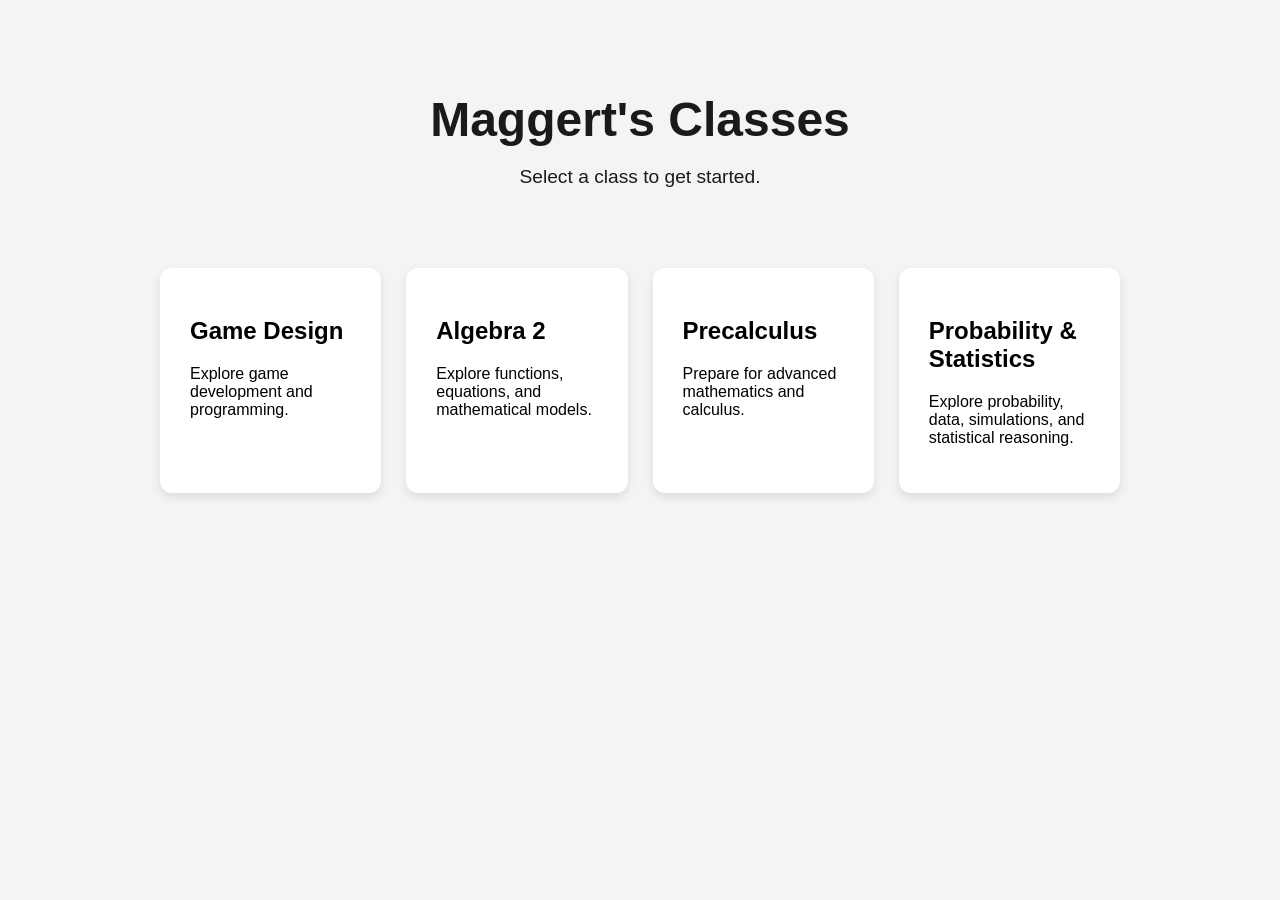
<file: index.html>
<!DOCTYPE html>
<html lang="en">

<head>
    <meta charset="UTF-8">

    <meta name="viewport" content="width=device-width, initial-scale=1.0">

    <title>Maggert's Classes</title>

    <link rel="stylesheet" href="css/style.css">
</head>

<body>

    <header>
        <h1>Maggert's Classes</h1>
        <p>Select a class to get started.</p>
    </header>

    <main>

        <section class="course-grid">

            <a href="Game-Design/index.html" class="course-card">
                <h2>Game Design</h2>
                <p>Explore game development and programming.</p>
            </a>

            <a href="Algebra2/index.html" class="course-card">
                <h2>Algebra 2</h2>
                <p>Explore functions, equations, and mathematical models.</p>
            </a>

            <a href="Precalculus/index.html" class="course-card">
                <h2>Precalculus</h2>
                <p>Prepare for advanced mathematics and calculus.</p>
            </a>

            <a href="Prob&Stats/index.html" class="course-card">
                <h2>Probability & Statistics</h2>
                <p>Explore probability, data, simulations, and statistical reasoning.</p>
            </a>

        </section>

    </main>

    <script src="js/main.js"></script>

</body>

</html>
</file>
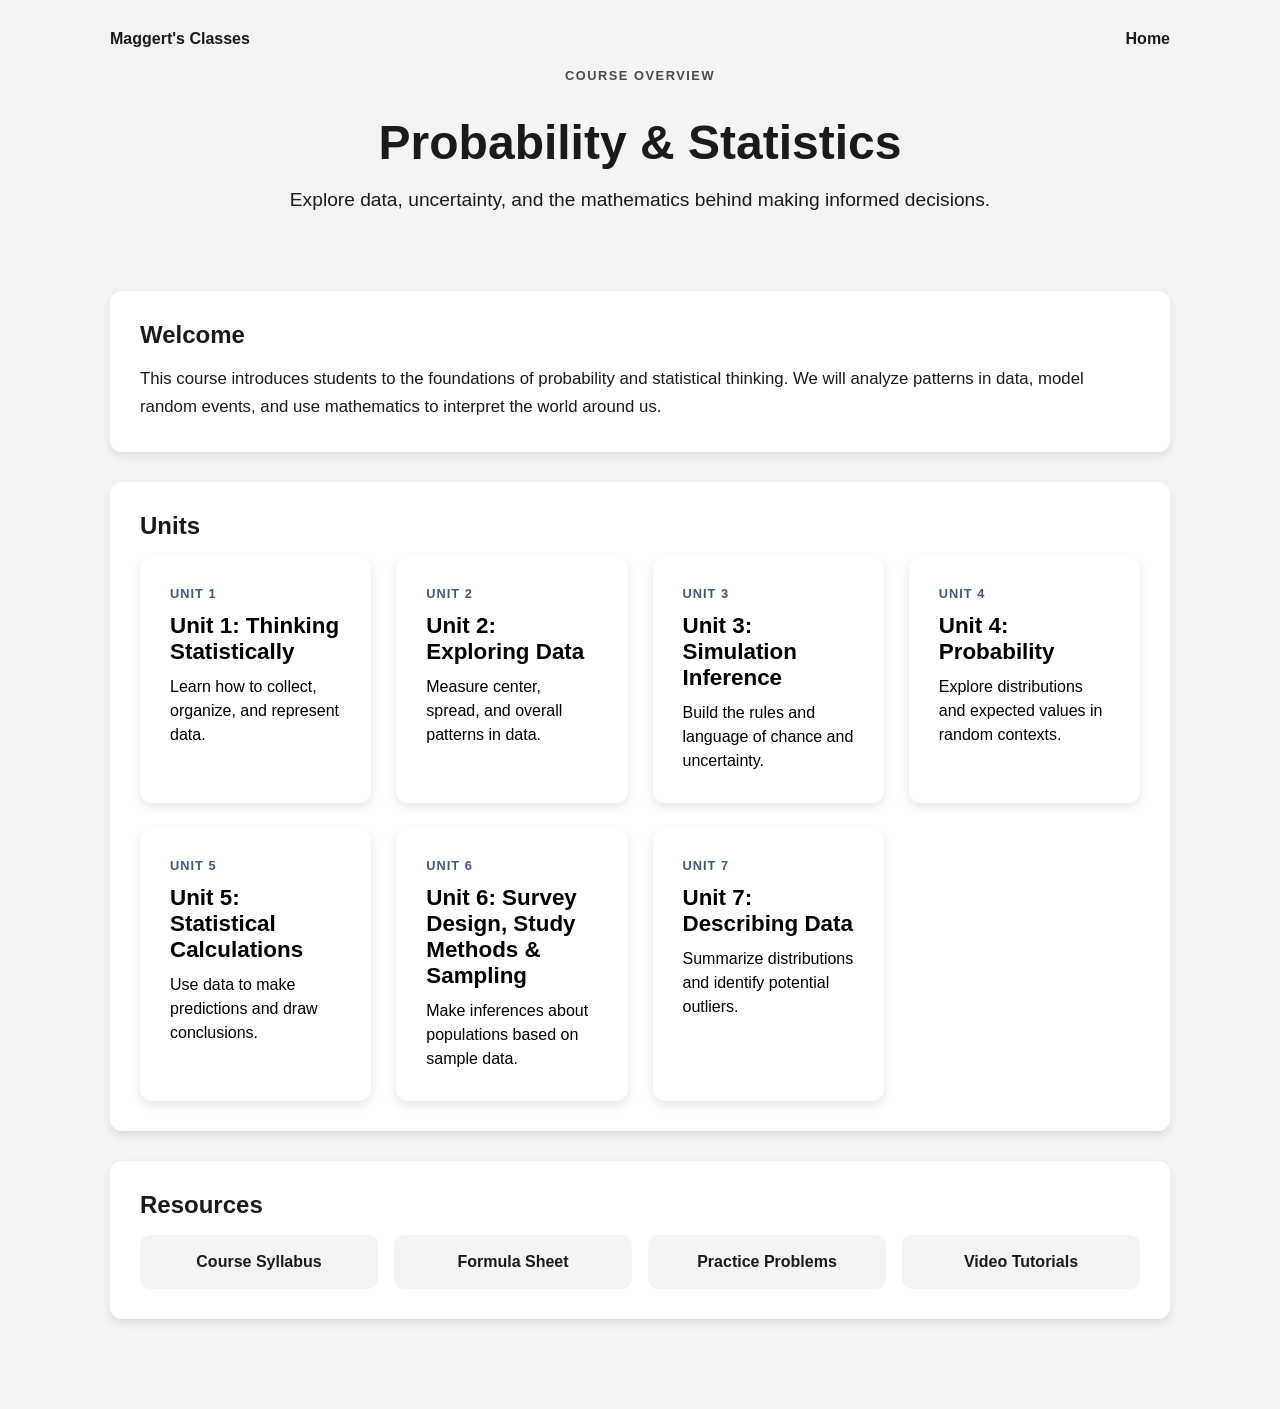
<file: Prob&Stats/index.html>
<!DOCTYPE html>
<html lang="en">
<head>
    <meta charset="UTF-8">
    <meta name="viewport" content="width=device-width, initial-scale=1.0">
    <title>Probability & Statistics</title>
    <link rel="stylesheet" href="../css/style.css">
</head>
<body>
    <header class="site-header">
        <nav class="top-nav">
            <a href="../index.html" class="nav-link">Maggert's Classes</a>
            <a href="../index.html" class="nav-link">Home</a>
        </nav>

        <div class="header-content">
            <p class="eyebrow">Course Overview</p>
            <h1>Probability & Statistics</h1>
            <p>Explore data, uncertainty, and the mathematics behind making informed decisions.</p>
        </div>
    </header>

    <main class="course-page">
        <section class="welcome">
            <h2>Welcome</h2>
            <p>
                This course introduces students to the foundations of probability and statistical thinking.
                We will analyze patterns in data, model random events, and use mathematics to interpret the world around us.
            </p>
        </section>

        <section class="unit-section">
            <h2>Units</h2>
            <div class="course-grid unit-grid">
                <a href="unit-1.html" class="course-card unit-card">
                    <span class="unit-label">Unit 1</span>
                    <h3>Unit 1: Thinking Statistically</h3>
                    <p>Learn how to collect, organize, and represent data.</p>
                </a>

                <a href="unit-2.html" class="course-card unit-card">
                    <span class="unit-label">Unit 2</span>
                    <h3>Unit 2: Exploring Data</h3>
                    <p>Measure center, spread, and overall patterns in data.</p>
                </a>

                <a href="unit-3.html" class="course-card unit-card">
                    <span class="unit-label">Unit 3</span>
                    <h3>Unit 3: Simulation Inference</h3>
                    <p>Build the rules and language of chance and uncertainty.</p>
                </a>

                <a href="unit-4.html" class="course-card unit-card">
                    <span class="unit-label">Unit 4</span>
                    <h3>Unit 4: Probability</h3>
                    <p>Explore distributions and expected values in random contexts.</p>
                </a>

                <a href="unit-5.html" class="course-card unit-card">
                    <span class="unit-label">Unit 5</span>
                    <h3>Unit 5: Statistical Calculations</h3>
                    <p>Use data to make predictions and draw conclusions.</p>
                </a>

                <a href="unit-6.html" class="course-card unit-card">
                    <span class="unit-label">Unit 6</span>
                    <h3>Unit 6: Survey Design, Study Methods & Sampling</h3>
                    <p>Make inferences about populations based on sample data.</p>
                </a>

                <a href="unit-7.html#lesson-32" class="course-card unit-card">
                    <span class="unit-label">Unit 7</span>
                    <h3>Unit 7: Describing Data</h3>
                    <p>Summarize distributions and identify potential outliers.</p>
                </a>
            </div>
        </section>

        <section class="resources">
            <h2>Resources</h2>
            <ul class="resource-list">
                <li><a href="#">Course Syllabus</a></li>
                <li><a href="#">Formula Sheet</a></li>
                <li><a href="#">Practice Problems</a></li>
                <li><a href="#">Video Tutorials</a></li>
            </ul>
        </section>
    </main>
</body>
</html>
</file>
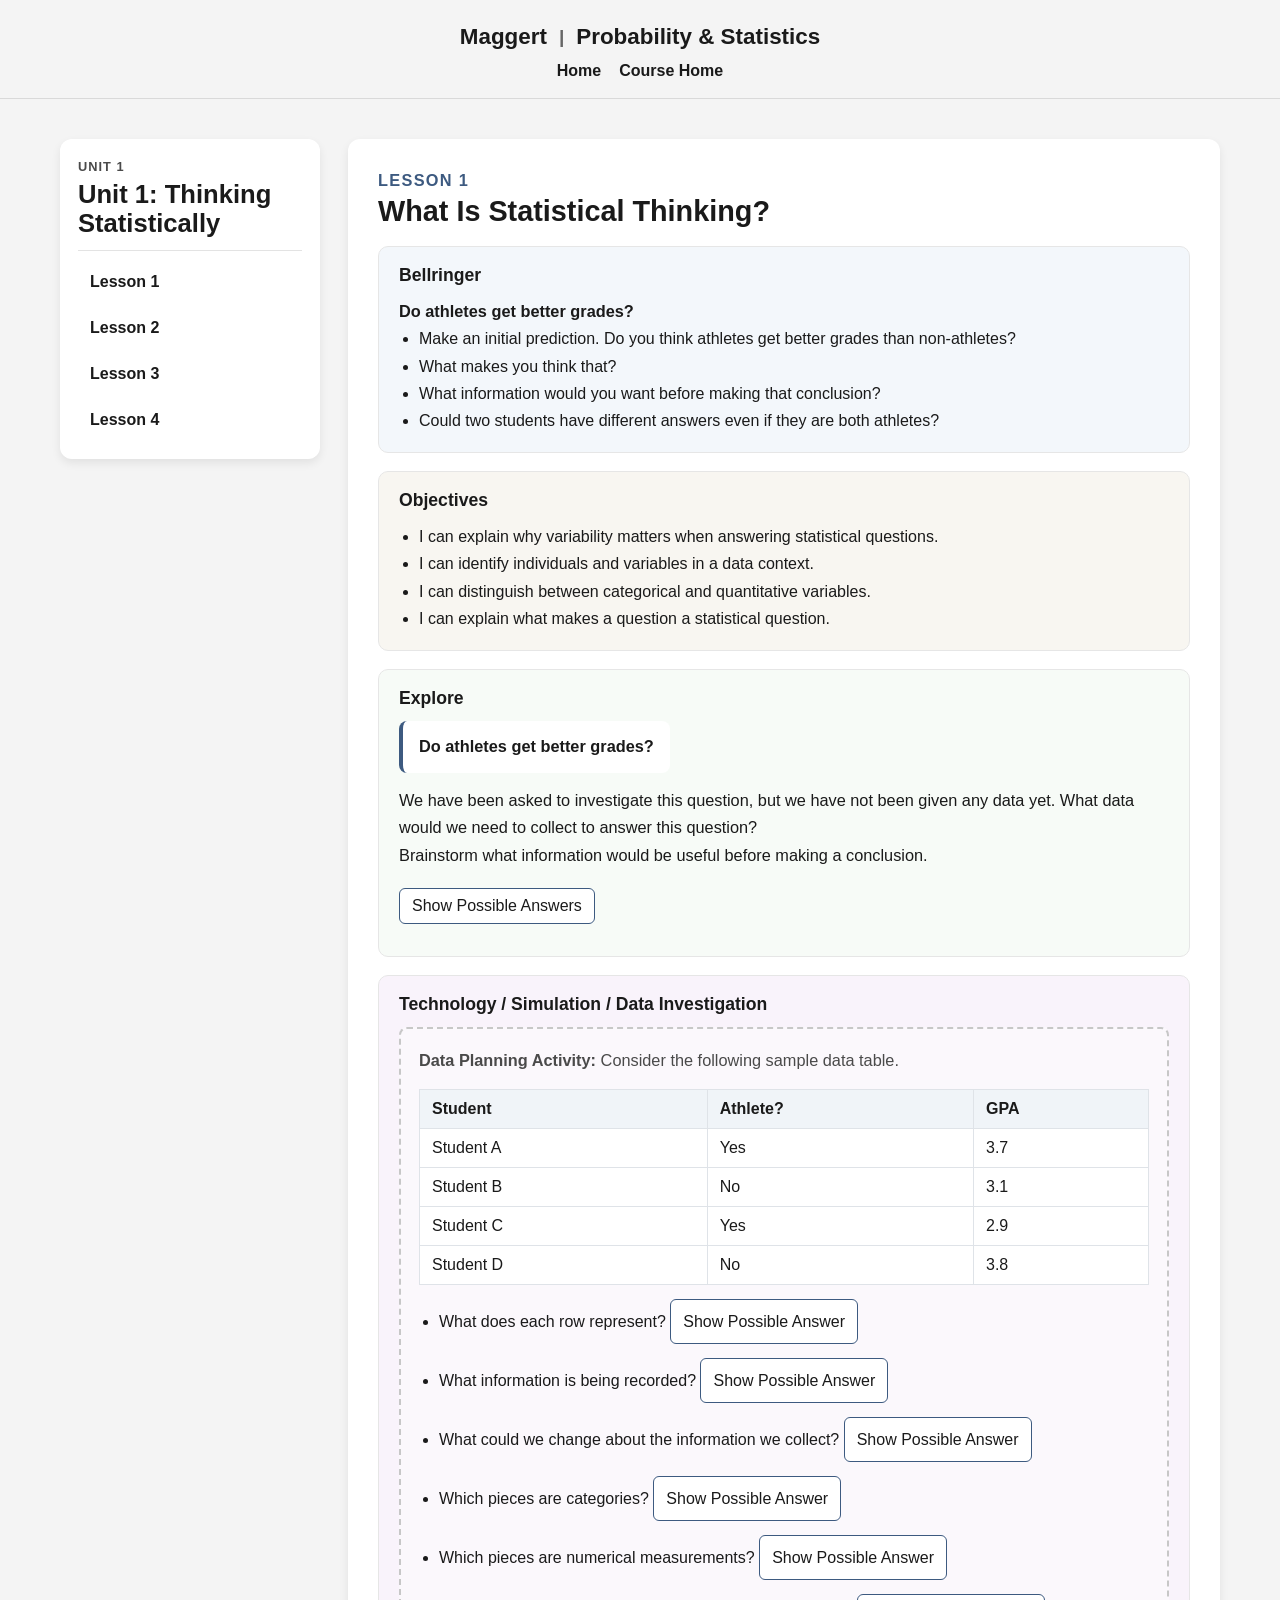
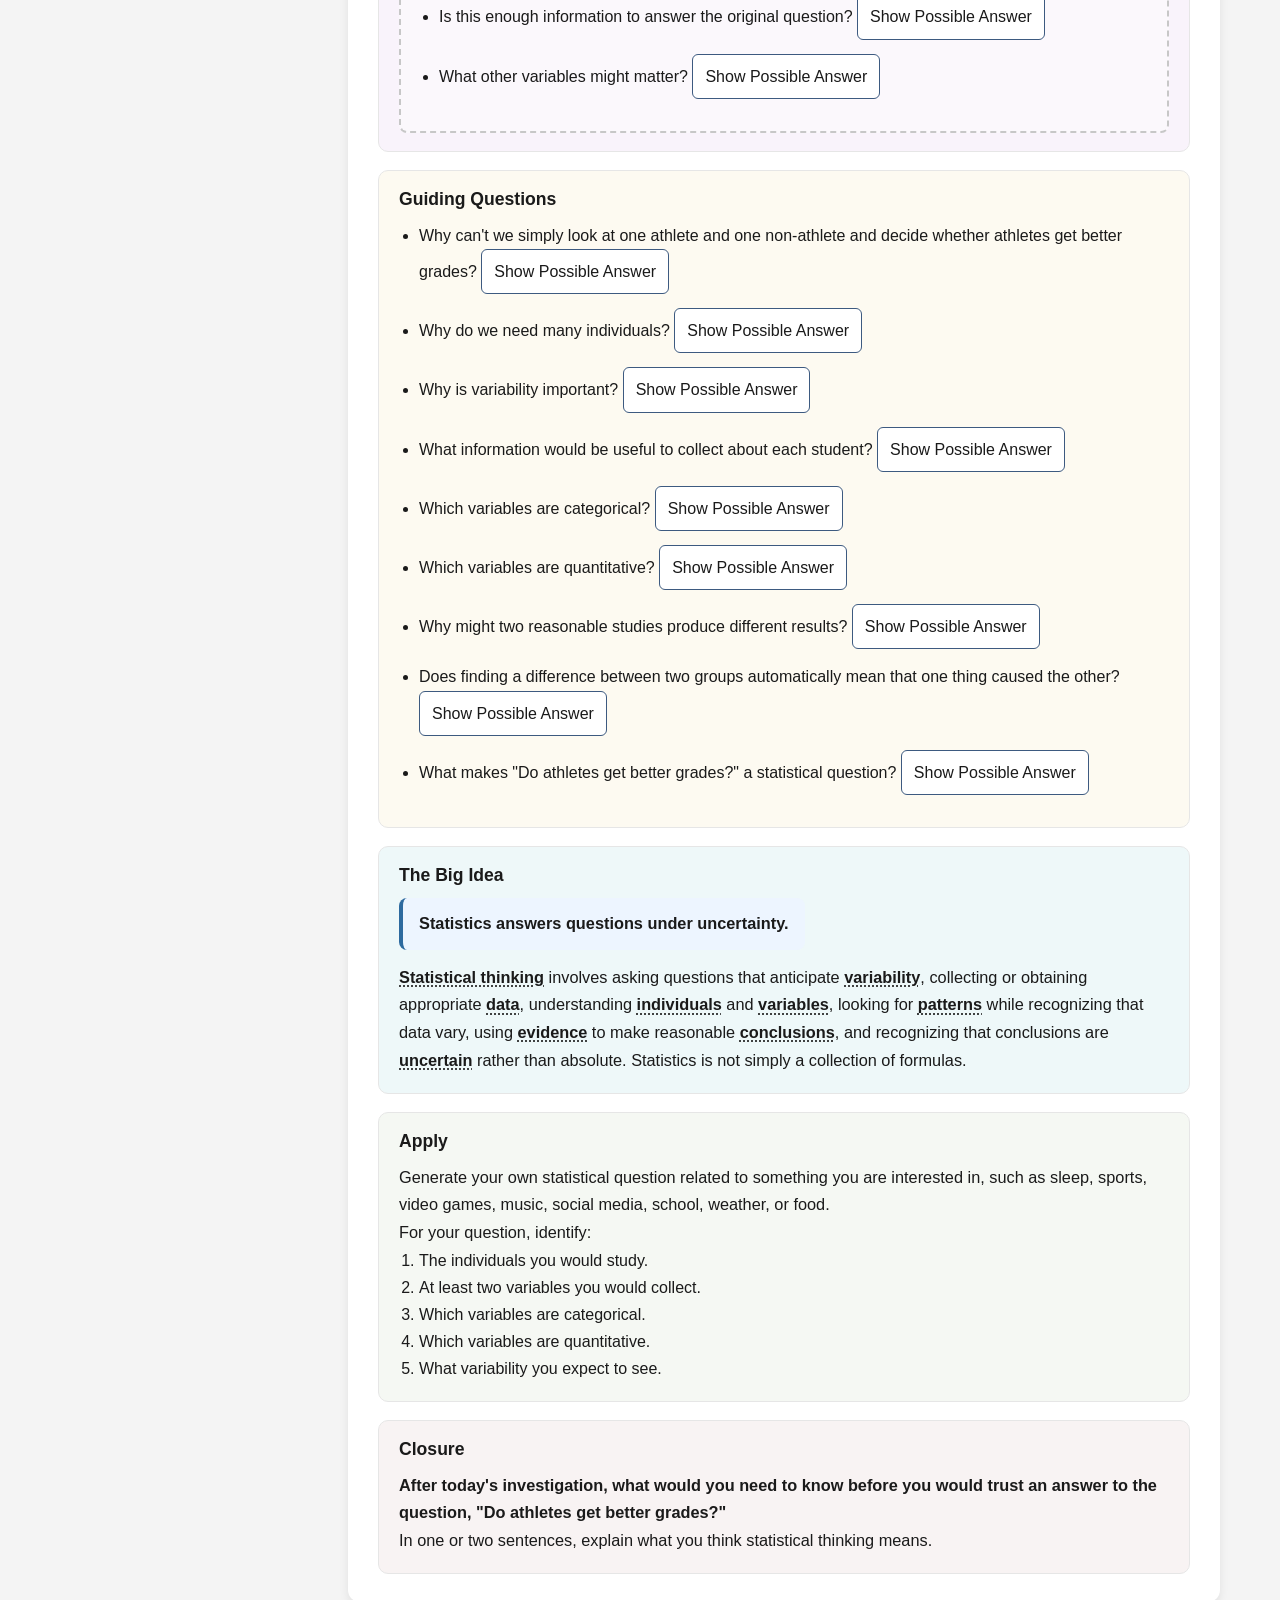
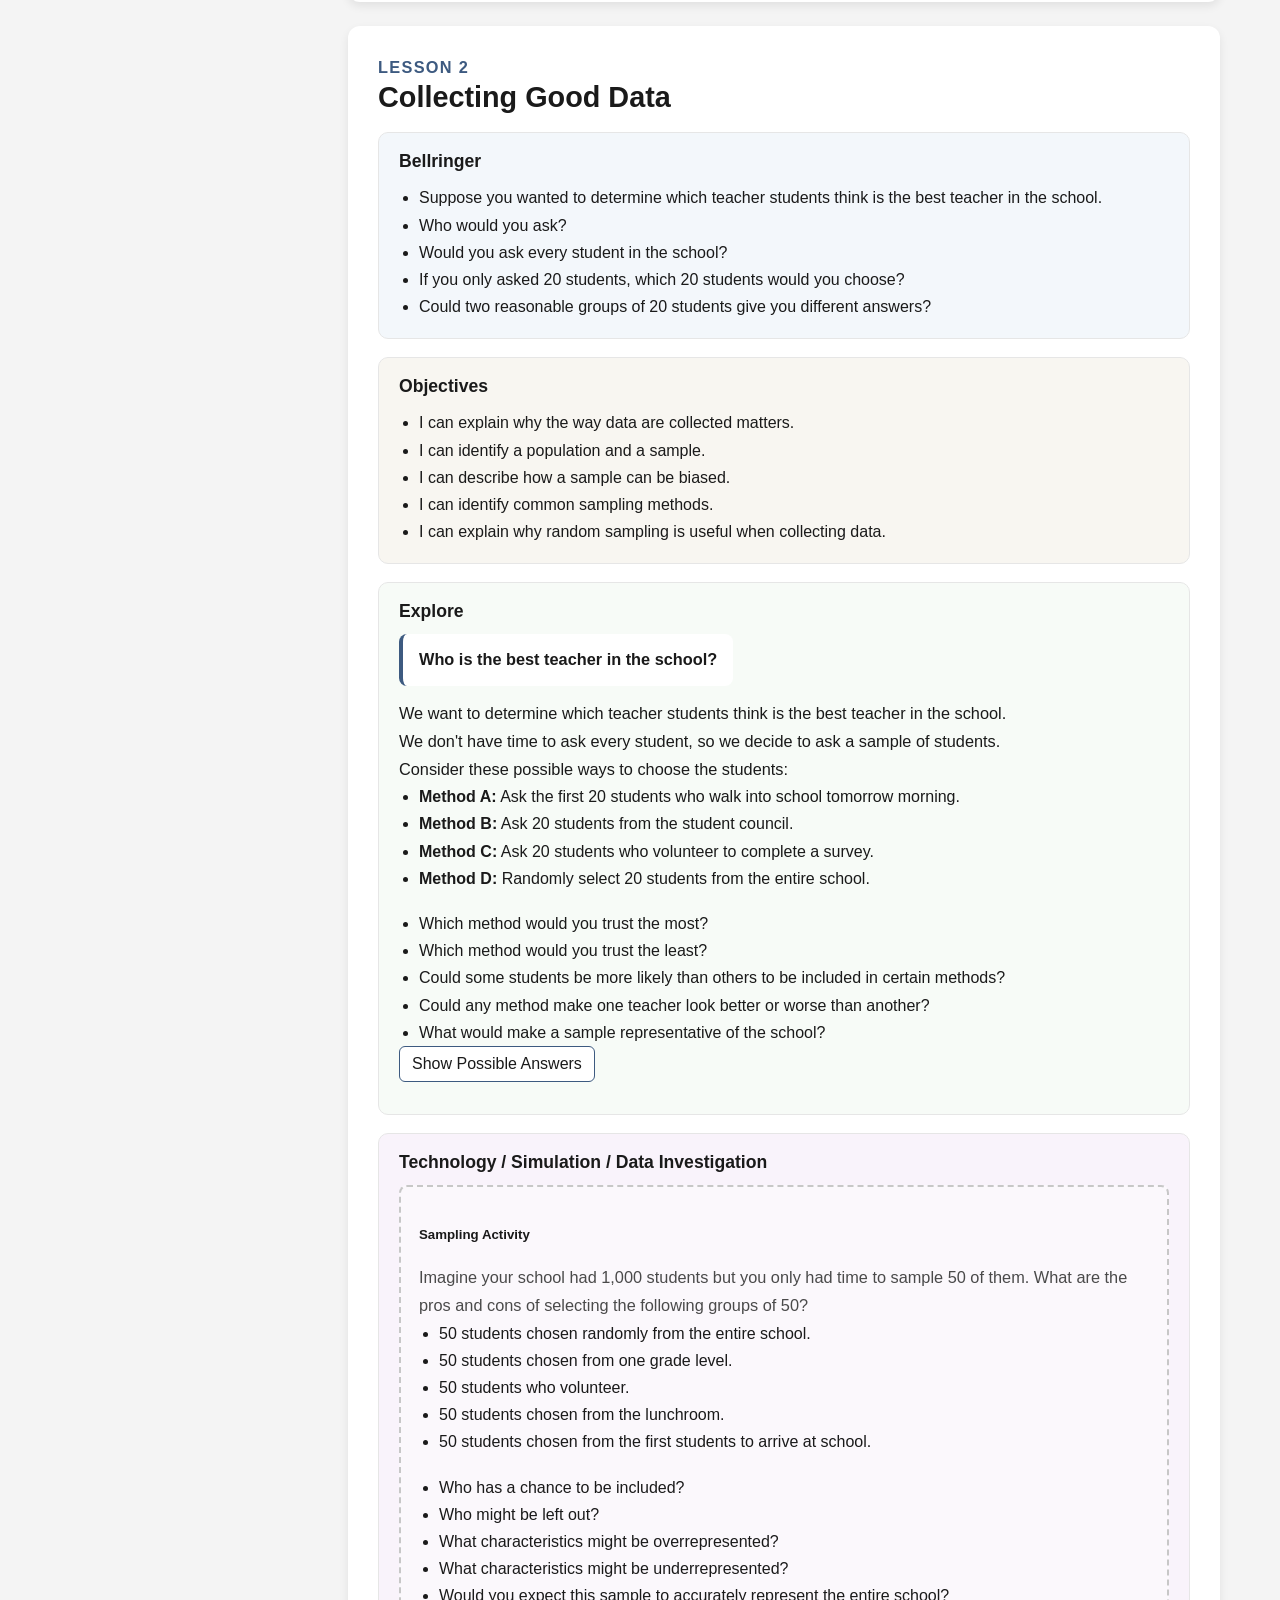
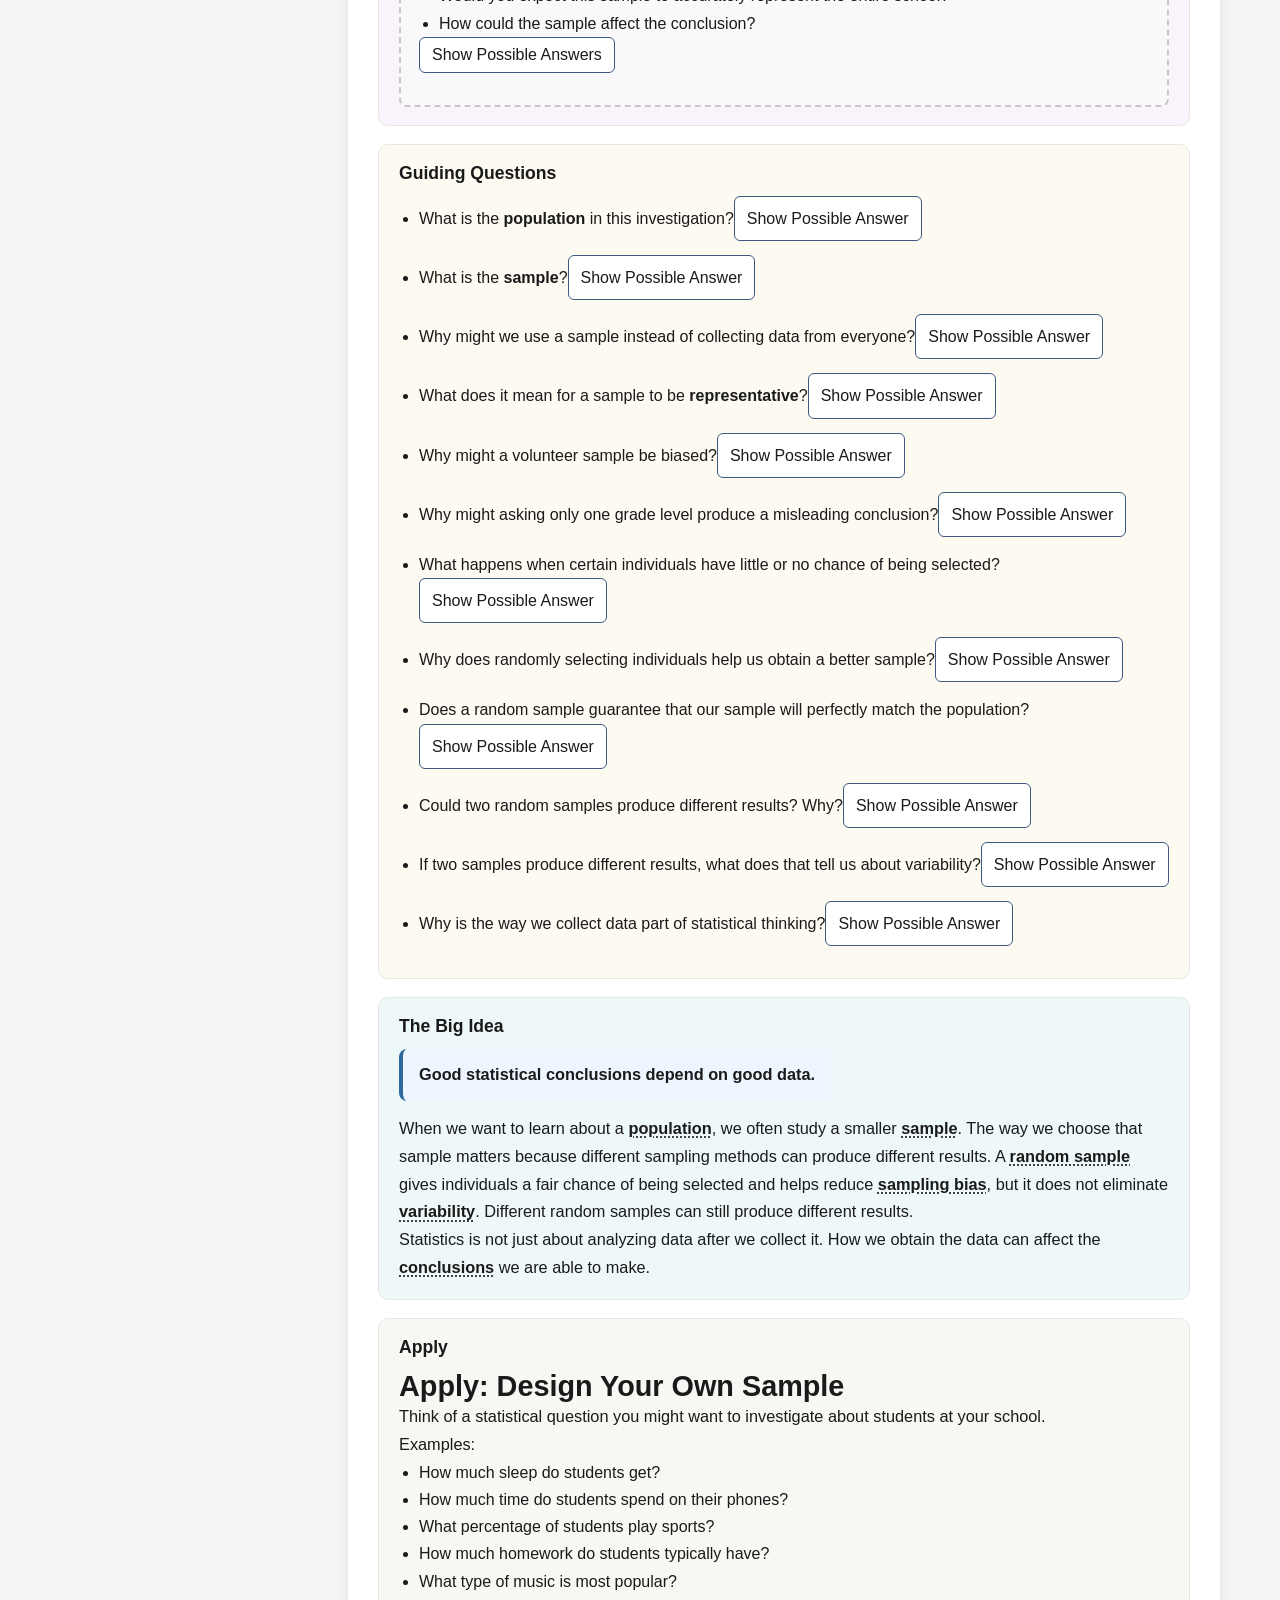
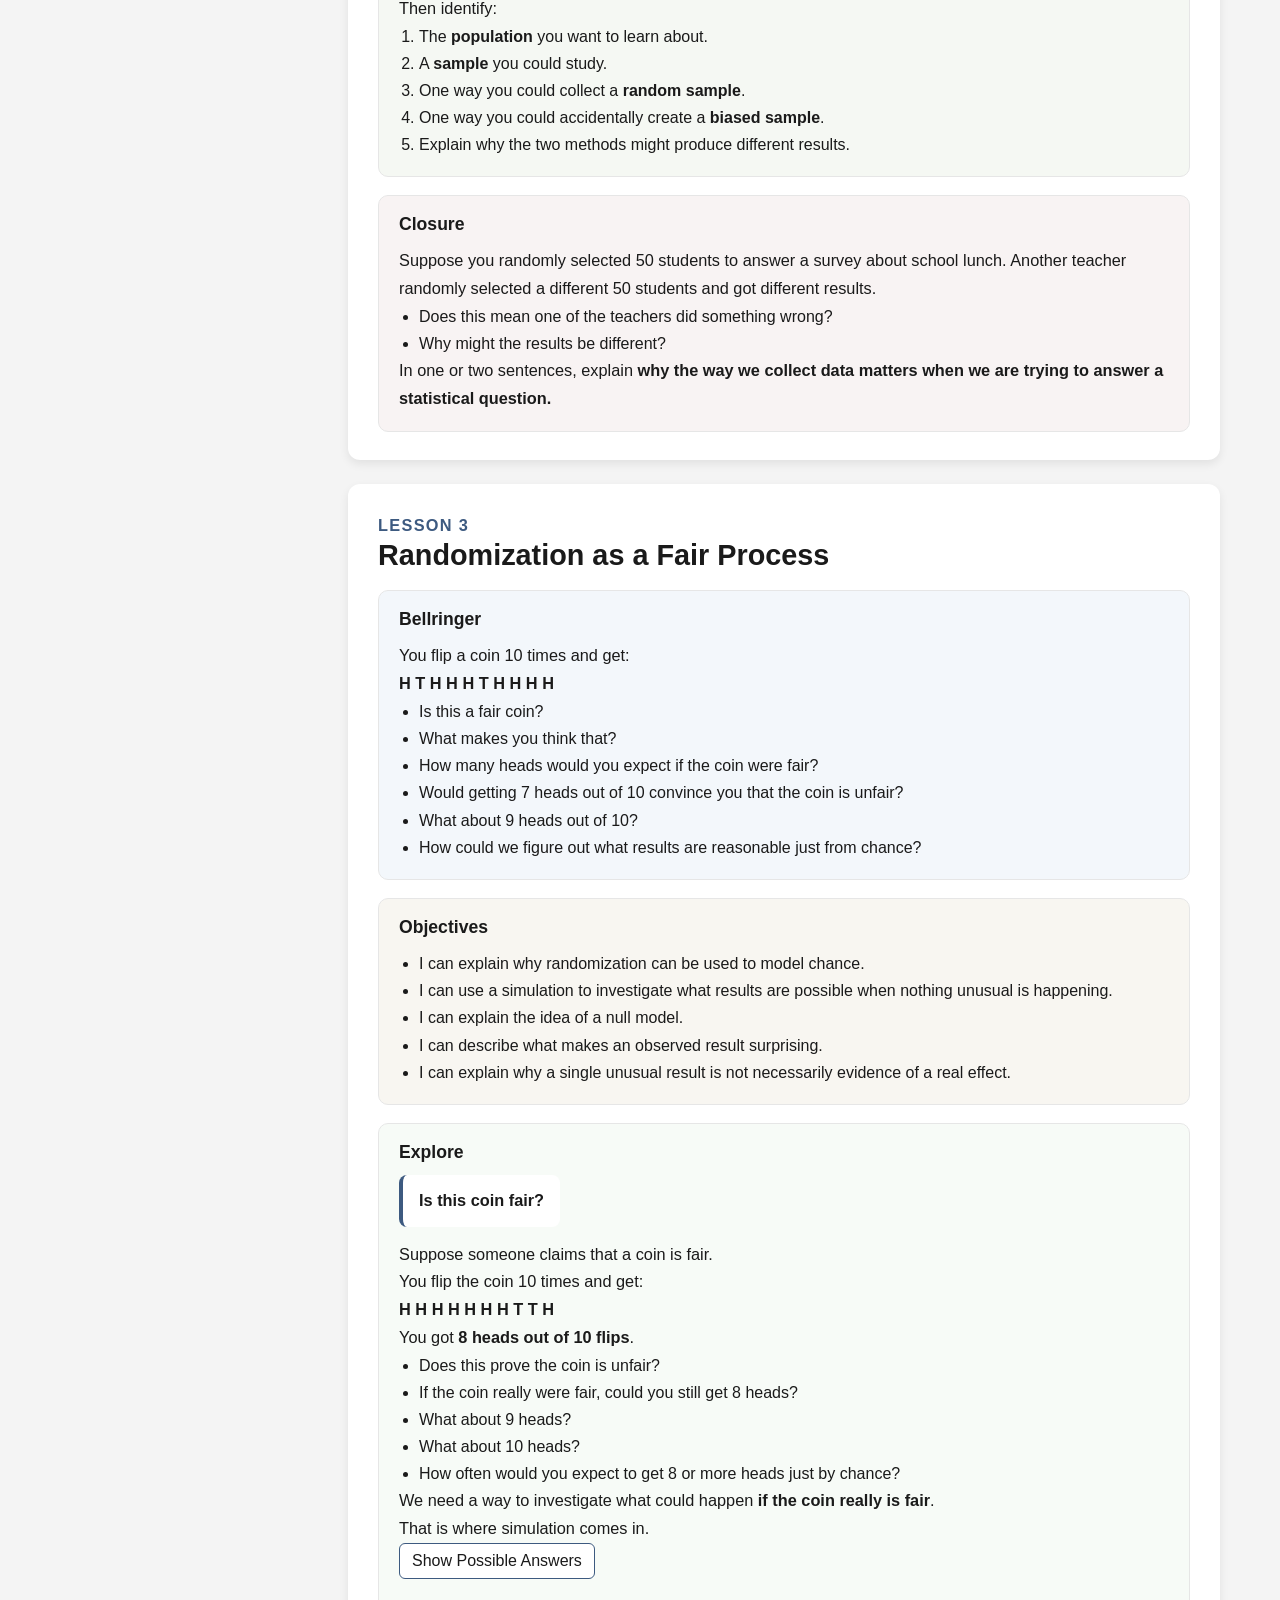
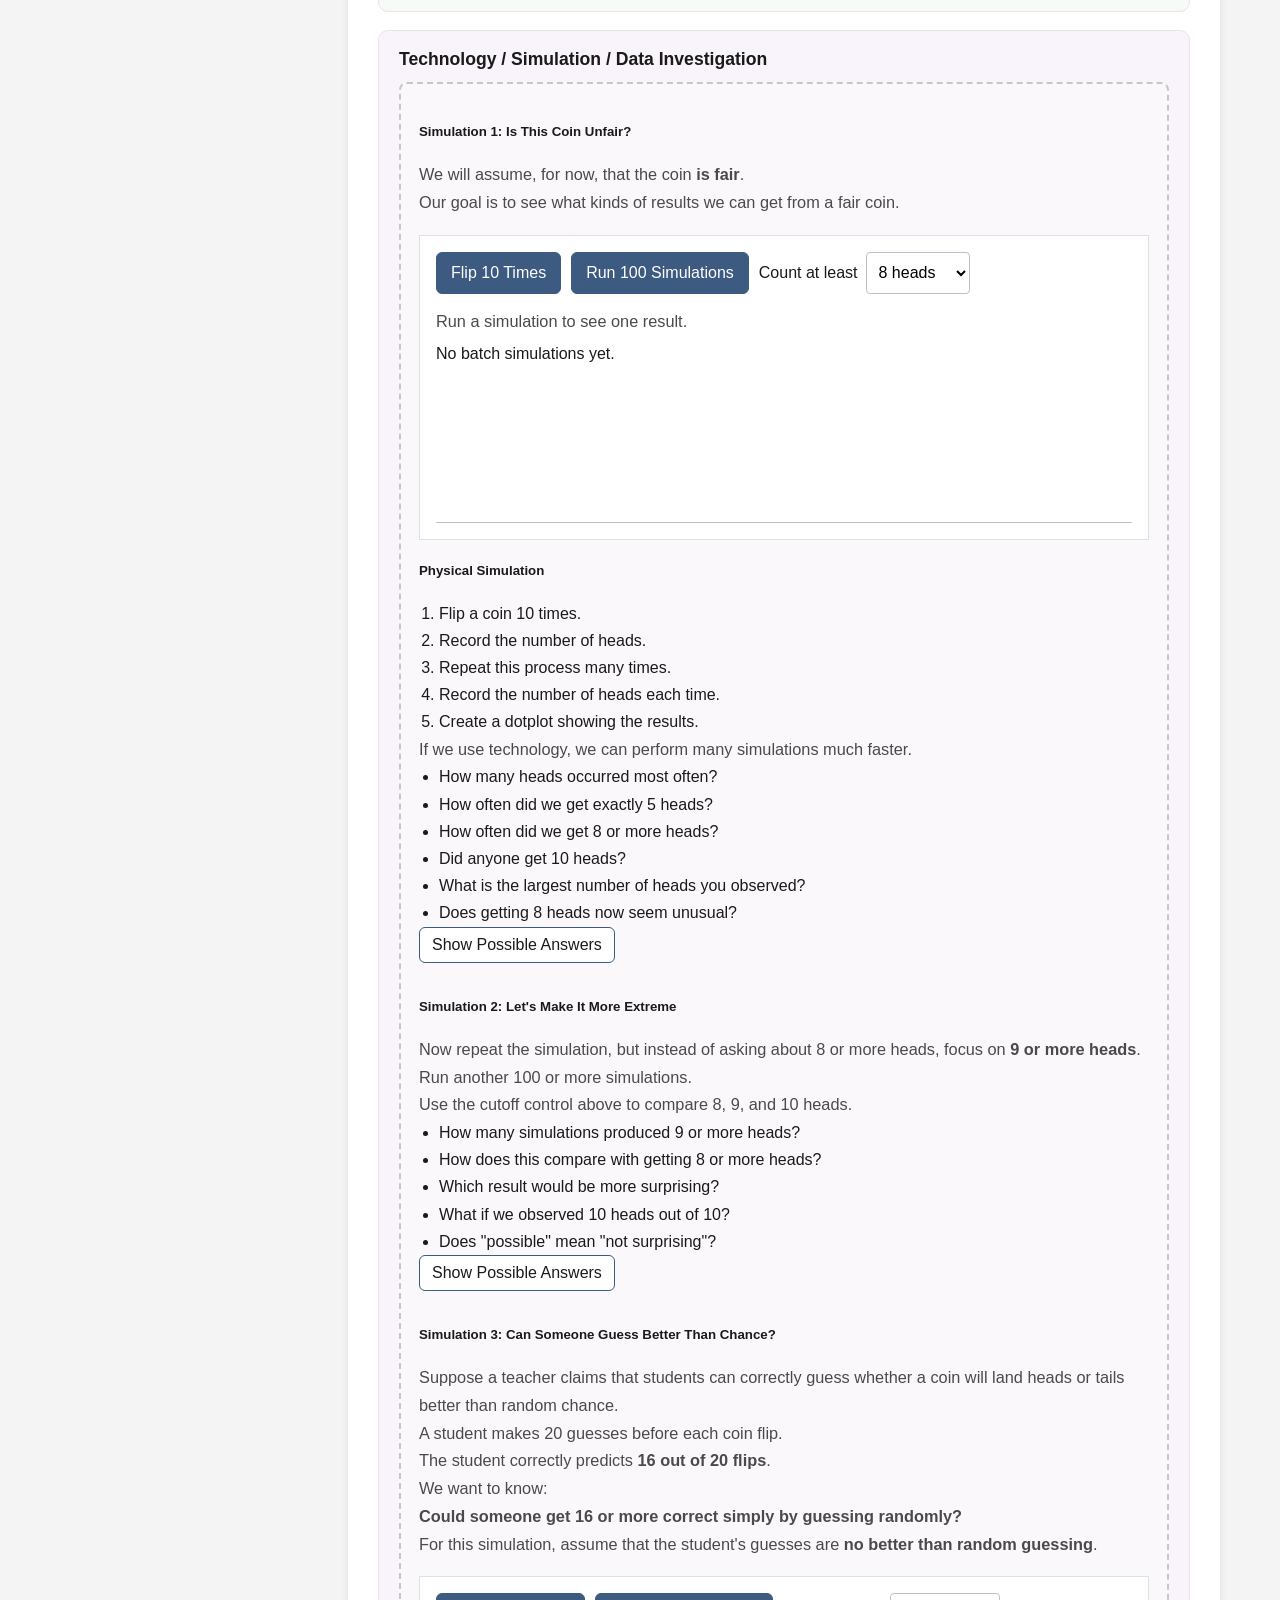
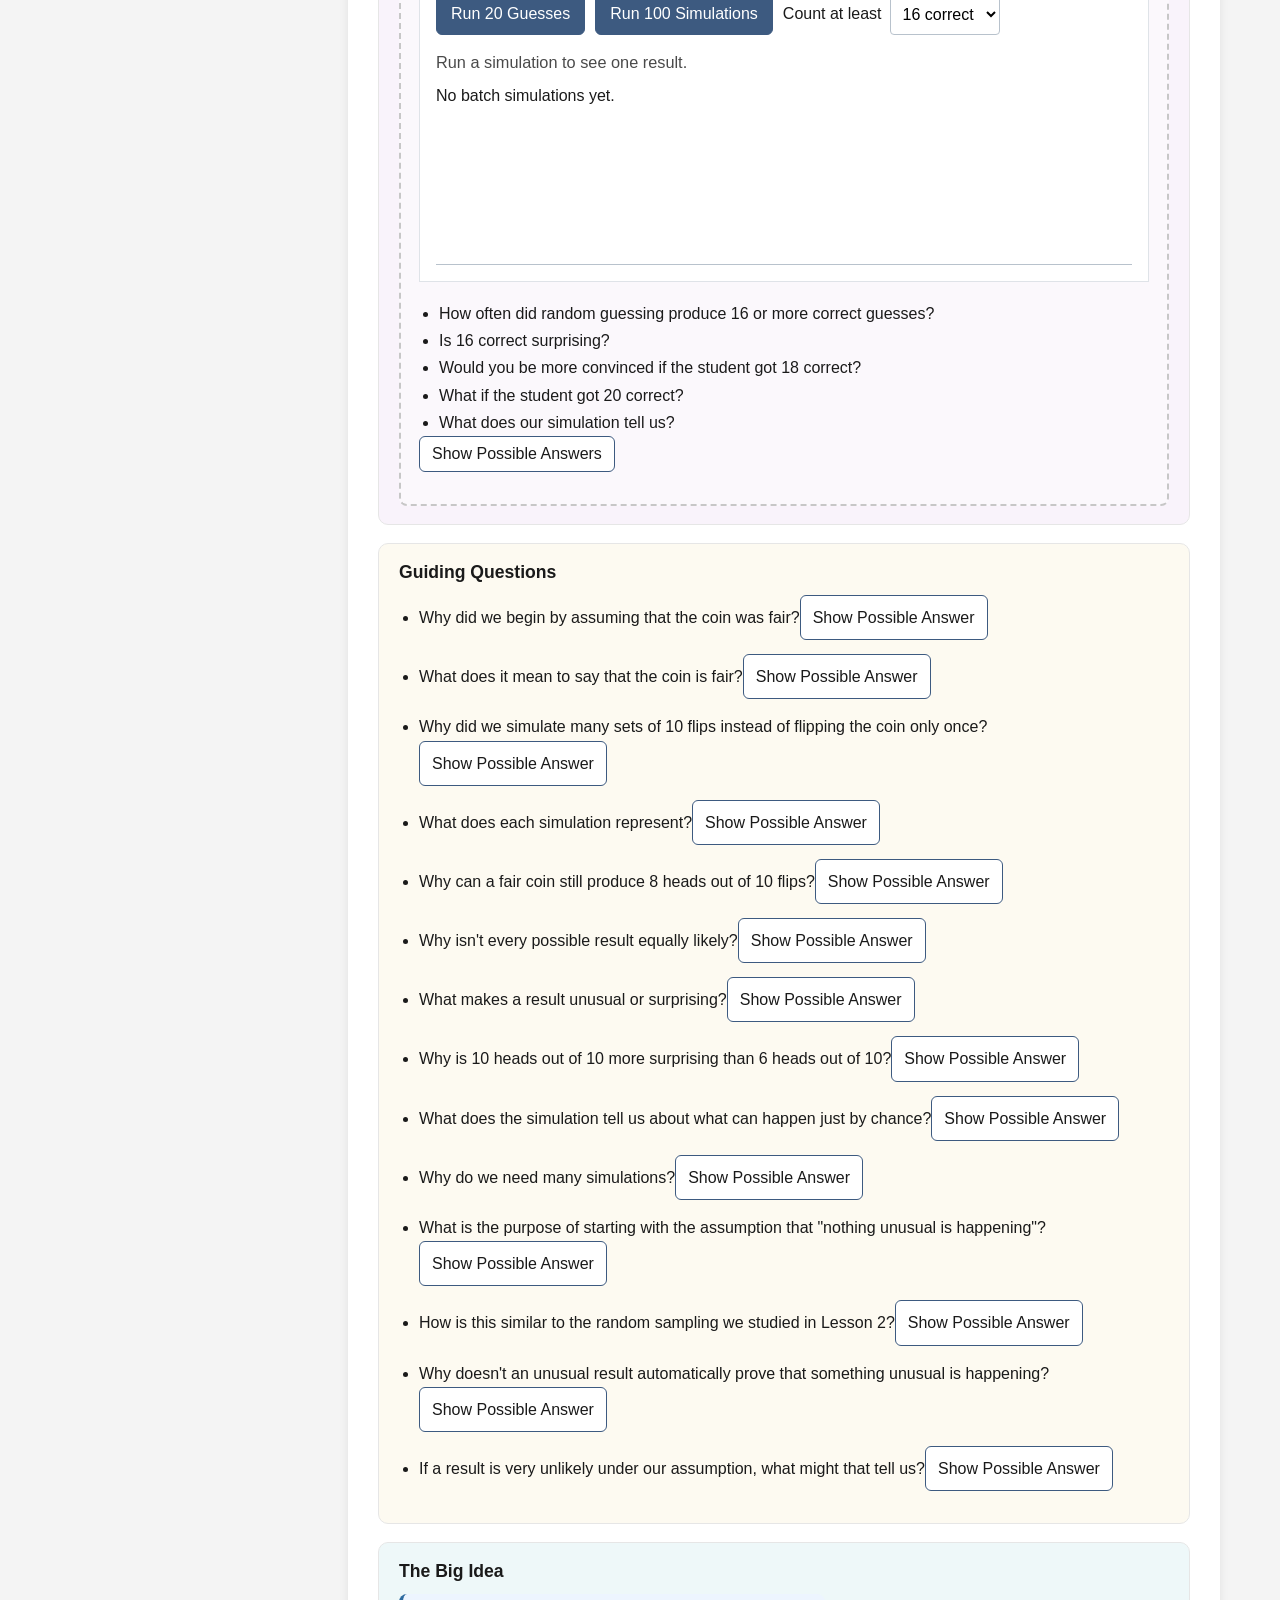
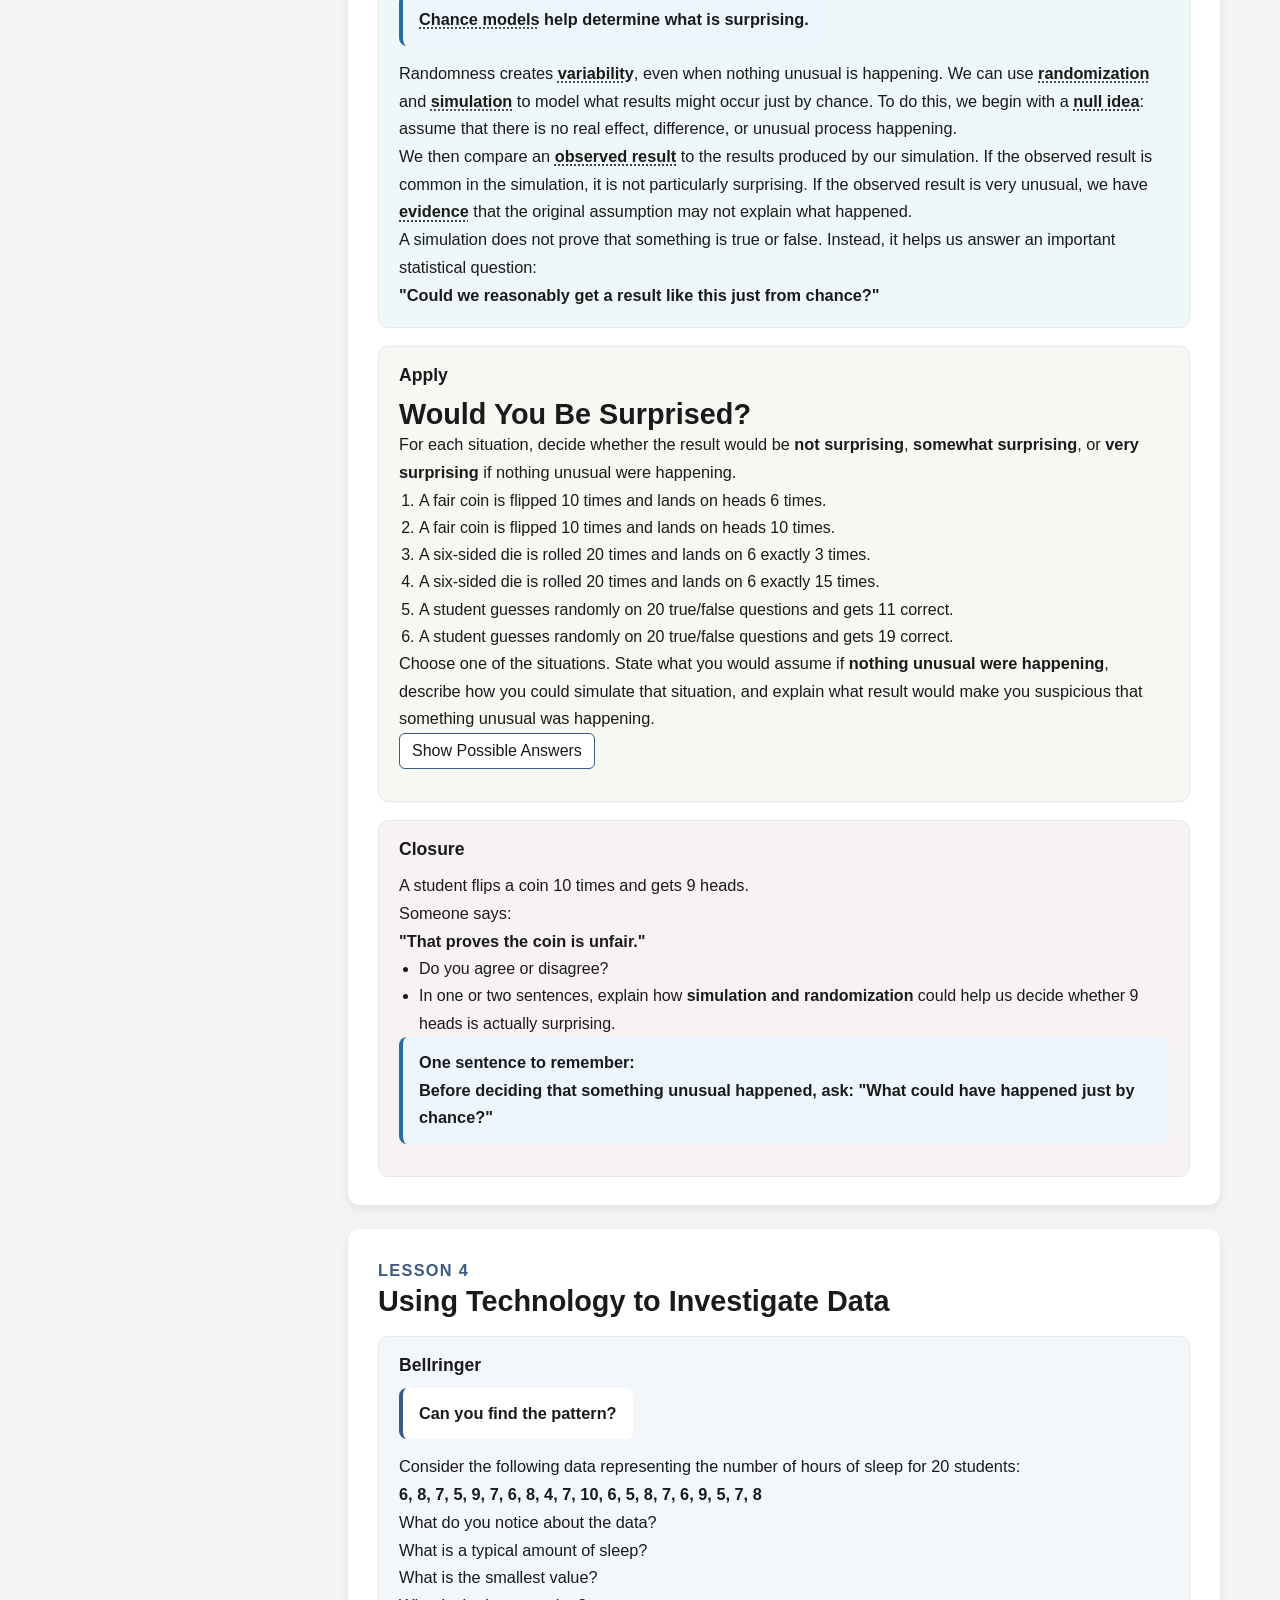
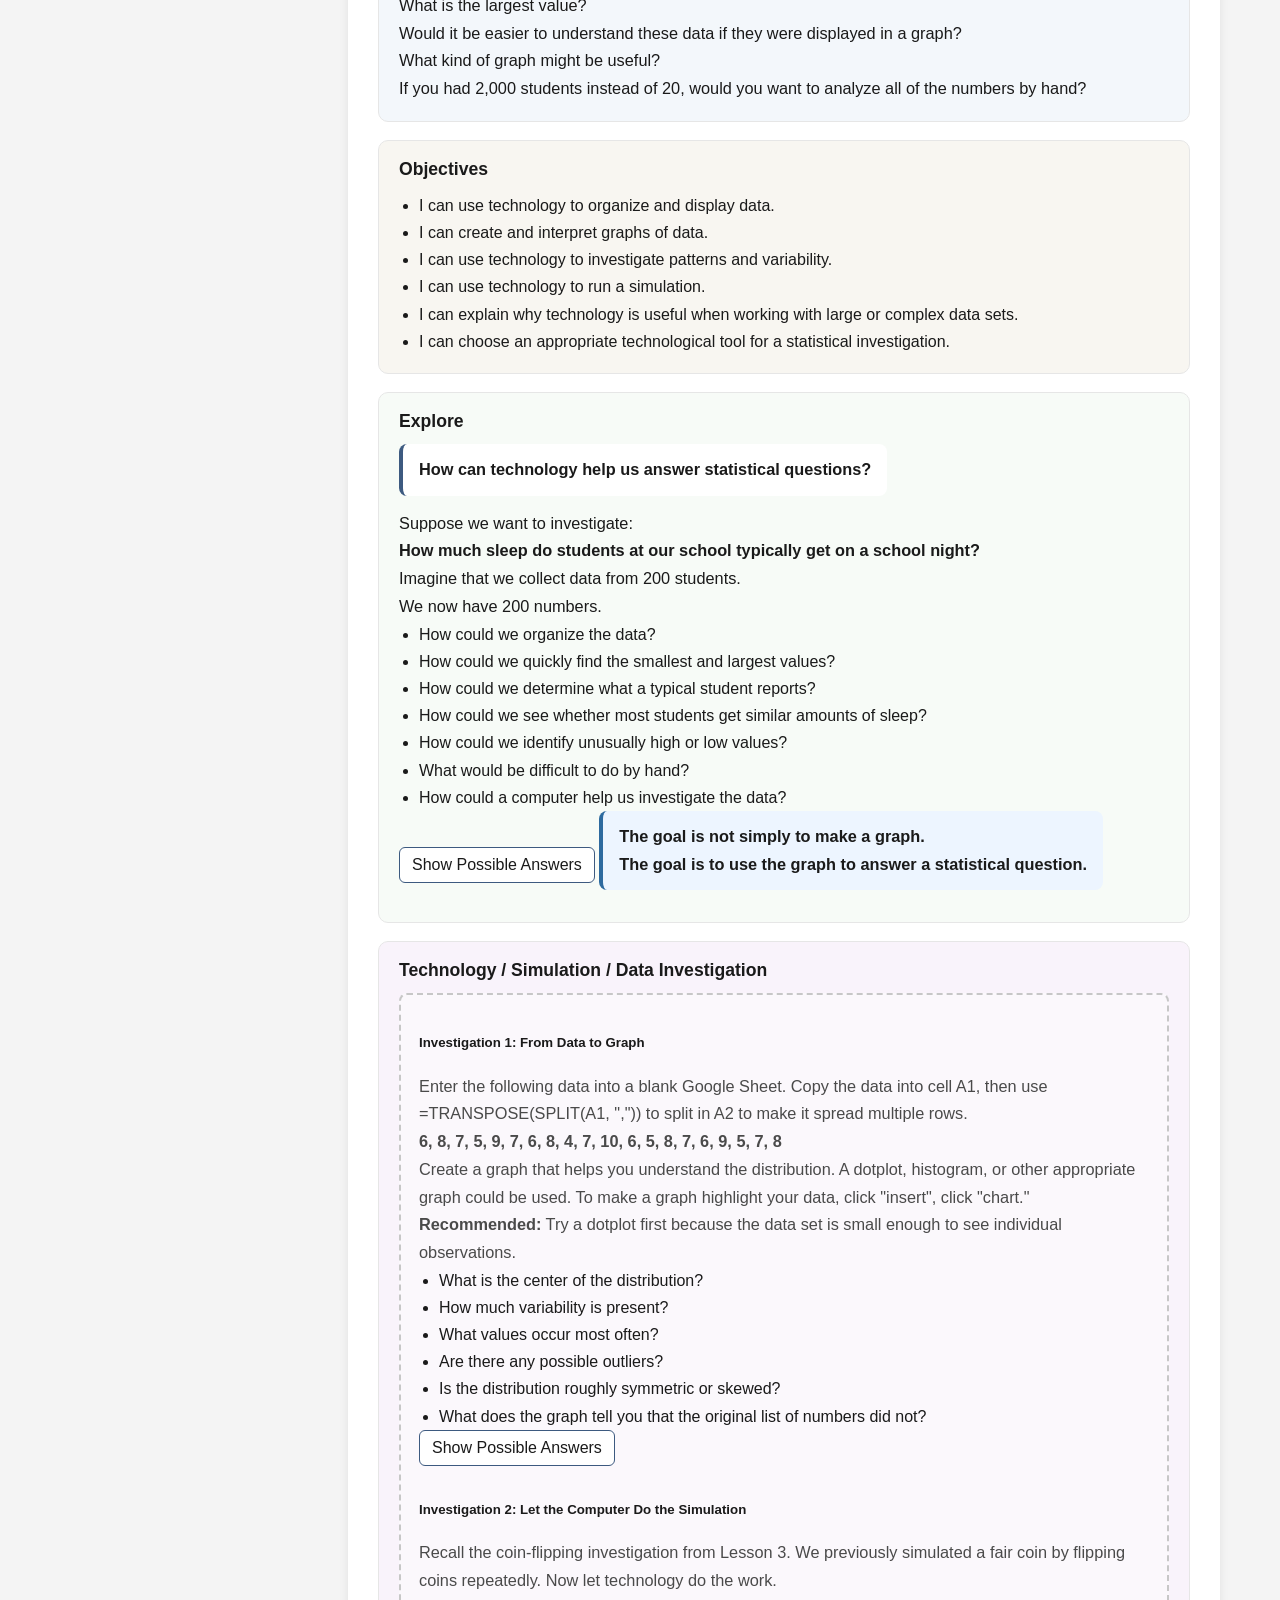
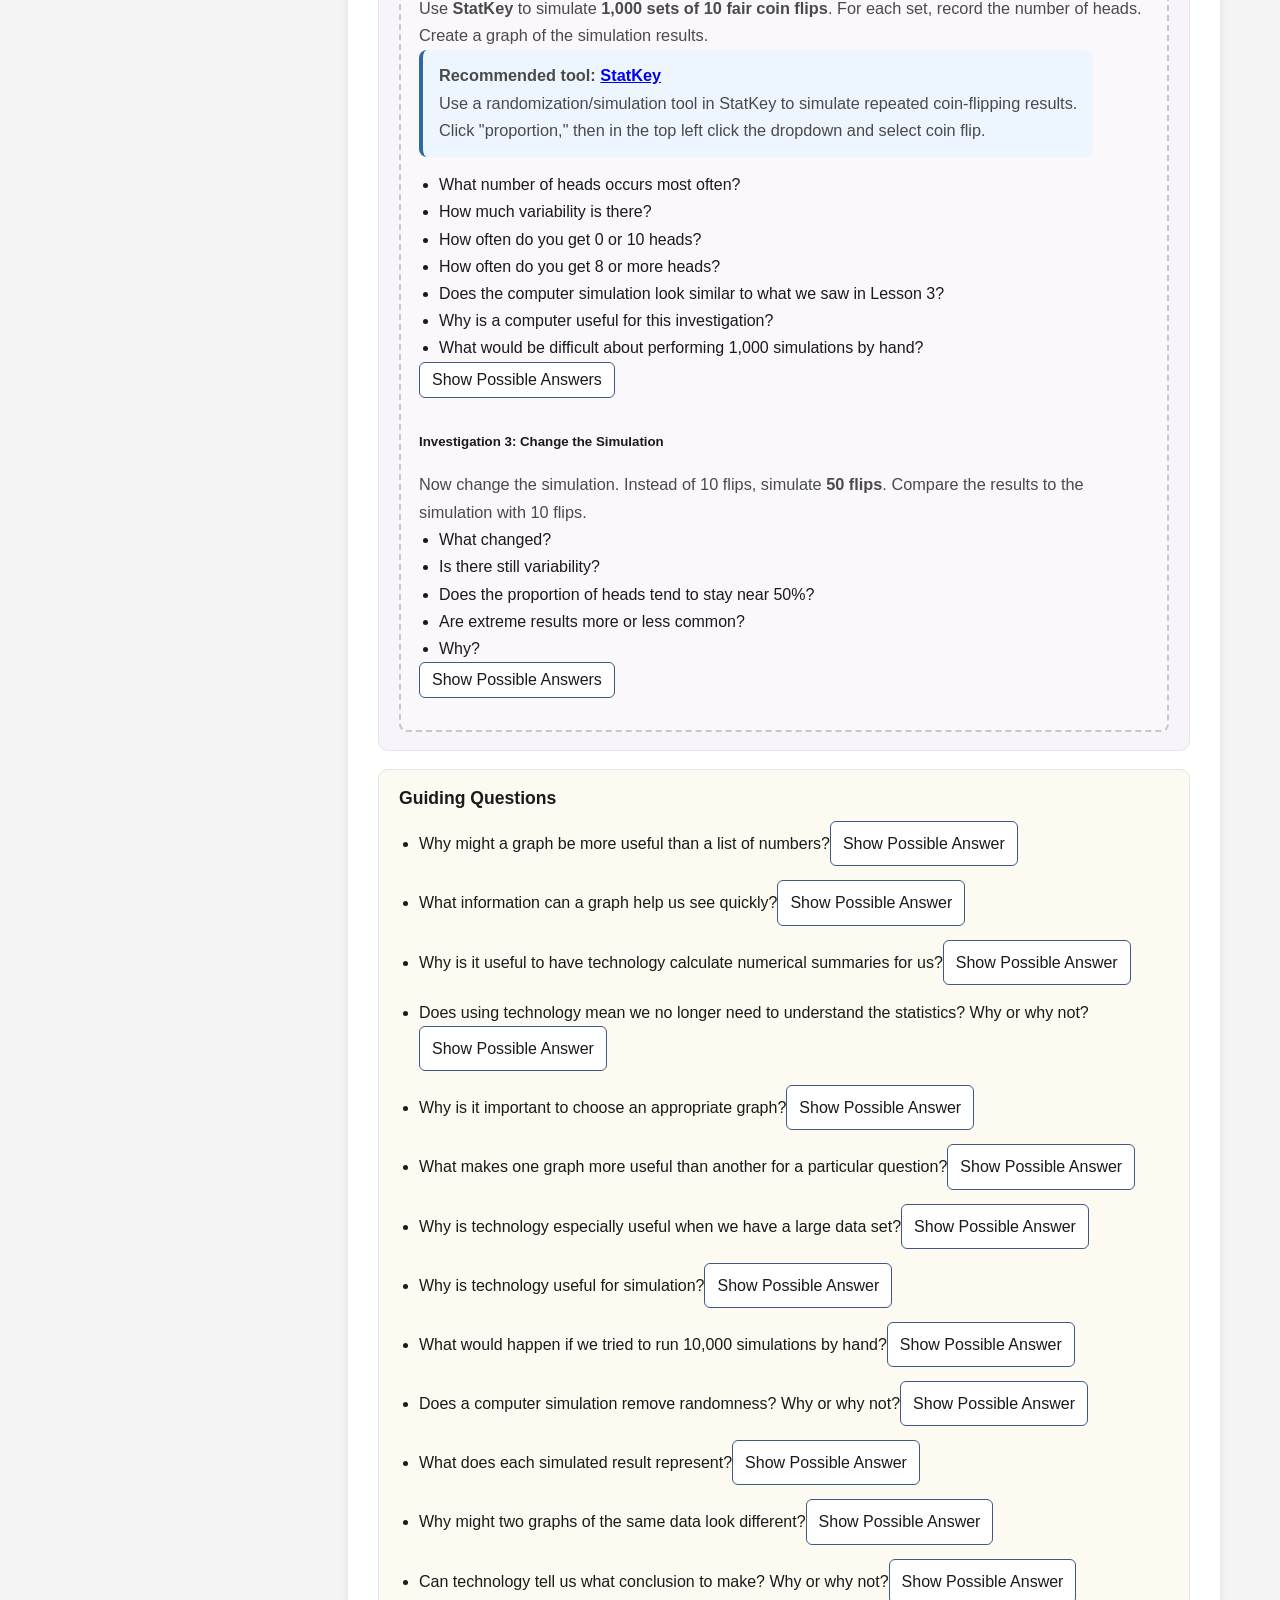
<file: Prob&Stats/unit-1.html>
<!DOCTYPE html>
<html lang="en">
  <head>
    <meta charset="UTF-8" />
    <meta name="viewport" content="width=device-width, initial-scale=1.0" />
    <title>Probability & Statistics - Unit 1: Thinking Statistically</title>
    <link rel="stylesheet" href="../css/style.css" />
    <script src="../js/main.js" defer></script>
  </head>
  <body>
    <header class="site-header unit-header">
      <div class="site-branding">
        <span class="brand-name">Maggert</span>
        <span class="brand-separator">|</span>
        <span class="course-name">Probability &amp; Statistics</span>
      </div>

      <nav class="utility-nav" aria-label="Main navigation">
          <a href="../index.html">Home</a>
        <a href="index.html">Course Home</a>
      </nav>
    </header>

    <main class="unit-page">
      <div class="unit-shell">
        <aside class="unit-sidebar" aria-label="Unit 1: Thinking Statistically navigation">
          <div class="sidebar-header">
            <p class="sidebar-label">Unit 1</p>
            <h2>Unit 1: Thinking Statistically</h2>
          </div>

          <nav class="lesson-nav">
            <a href="#lesson-1">Lesson 1</a>
            <a href="#lesson-2">Lesson 2</a>
            <a href="#lesson-3">Lesson 3</a>
            <a href="#lesson-4">Lesson 4</a>
          </nav>
        </aside>

        <div class="unit-content">
          <section id="lesson-1" class="lesson">
            <div class="lesson-header">
              <p class="lesson-number">Lesson 1</p>
              <h3>What Is Statistical Thinking?</h3>
            </div>

            <div class="lesson-section lesson-bellringer">
              <h4>Bellringer</h4>
              <p><strong>Do athletes get better grades?</strong></p>
              <ul class="lesson-list">
                <li>Make an initial prediction. Do you think athletes get better grades than non-athletes?</li>
                <li>What makes you think that?</li>
                <li>What information would you want before making that conclusion?</li>
                <li>Could two students have different answers even if they are both athletes?</li>
              </ul>
            </div>

            <div class="lesson-section lesson-objectives">
              <h4>Objectives</h4>
              <ul class="lesson-list">
                <li>I can explain why variability matters when answering statistical questions.</li>
                <li>I can identify individuals and variables in a data context.</li>
                <li>I can distinguish between categorical and quantitative variables.</li>
                <li>I can explain what makes a question a statistical question.</li>
              </ul>
            </div>

            <div class="lesson-section lesson-explore">
              <h4>Explore</h4>
              <div class="lesson-callout">
                <p><strong>Do athletes get better grades?</strong></p>
              </div>
              <p>We have been asked to investigate this question, but we have not been given any data yet. What data would we need to collect to answer this question?</p>
              <p>Brainstorm what information would be useful before making a conclusion.</p>
              <br>
              <button type="button" class="answer-toggle" data-answer-target="lesson-1-possible-answers" aria-expanded="false">Show Possible Answers</button>
              <p id="lesson-1-possible-answers" class="possible-answer" hidden>Examples include things like whether someone is an athlete, their grades, current classes, grade level, number of classes taken, or other student characteristics.</p>
            </div>

            <div class="lesson-section lesson-simulation">
              <h4>Technology / Simulation / Data Investigation</h4>
              <div class="simulation-widget">
                <p><strong>Data Planning Activity:</strong> Consider the following sample data table.</p>
                <table class="mini-table">
                  <thead>
                    <tr>
                      <th>Student</th>
                      <th>Athlete?</th>
                      <th>GPA</th>
                    </tr>
                  </thead>
                  <tbody>
                    <tr>
                      <td>Student A</td>
                      <td>Yes</td>
                      <td>3.7</td>
                    </tr>
                    <tr>
                      <td>Student B</td>
                      <td>No</td>
                      <td>3.1</td>
                    </tr>
                    <tr>
                      <td>Student C</td>
                      <td>Yes</td>
                      <td>2.9</td>
                    </tr>
                    <tr>
                      <td>Student D</td>
                      <td>No</td>
                      <td>3.8</td>
                    </tr>
                  </tbody>
                </table>

                <ul class="lesson-list">
                  <li>
                    What does each row represent?
                    <button type="button" class="answer-toggle" data-answer-target="data-answer-1" data-show-label="Show Possible Answer" data-hide-label="Hide Possible Answer" aria-expanded="false">Show Possible Answer</button>
                    <p id="data-answer-1" class="possible-answer" hidden>Each row represents one individual student in the study.</p>
                  </li>
                  <li>
                    What information is being recorded?
                    <button type="button" class="answer-toggle" data-answer-target="data-answer-2" data-show-label="Show Possible Answer" data-hide-label="Hide Possible Answer" aria-expanded="false">Show Possible Answer</button>
                    <p id="data-answer-2" class="possible-answer" hidden>We are recording information about each student's athlete status and GPA. Other information about the student could also be recorded.</p>
                  </li>
                  <li>
                    What could we change about the information we collect?
                    <button type="button" class="answer-toggle" data-answer-target="data-answer-3" data-show-label="Show Possible Answer" data-hide-label="Hide Possible Answer" aria-expanded="false">Show Possible Answer</button>
                    <p id="data-answer-3" class="possible-answer" hidden>We could collect additional variables, such as grade level, number of classes, study time, hours of sleep, attendance, or other characteristics that might be related to grades.</p>
                  </li>
                  <li>
                    Which pieces are categories?
                    <button type="button" class="answer-toggle" data-answer-target="data-answer-4" data-show-label="Show Possible Answer" data-hide-label="Hide Possible Answer" aria-expanded="false">Show Possible Answer</button>
                    <p id="data-answer-4" class="possible-answer" hidden>Athlete status is categorical because students can be placed into categories such as "Yes" or "No."</p>
                  </li>
                  <li>
                    Which pieces are numerical measurements?
                    <button type="button" class="answer-toggle" data-answer-target="data-answer-5" data-show-label="Show Possible Answer" data-hide-label="Hide Possible Answer" aria-expanded="false">Show Possible Answer</button>
                    <p id="data-answer-5" class="possible-answer" hidden>GPA is a quantitative variable because it is recorded numerically and represents a measurement.</p>
                  </li>
                  <li>
                    Is this enough information to answer the original question?
                    <button type="button" class="answer-toggle" data-answer-target="data-answer-6" data-show-label="Show Possible Answer" data-hide-label="Hide Possible Answer" aria-expanded="false">Show Possible Answer</button>
                    <p id="data-answer-6" class="possible-answer" hidden>It gives us a starting point, but we would probably want data from many students rather than just a few. We may also want additional variables that could help us understand differences in GPA.</p>
                  </li>
                  <li>
                    What other variables might matter?
                    <button type="button" class="answer-toggle" data-answer-target="data-answer-7" data-show-label="Show Possible Answer" data-hide-label="Hide Possible Answer" aria-expanded="false">Show Possible Answer</button>
                    <p id="data-answer-7" class="possible-answer" hidden>Variables such as grade level, study time, sleep, attendance, number of classes, course difficulty, or other factors could potentially be related to GPA.</p>
                  </li>
                </ul>
              </div>
            </div>

            <div class="lesson-section lesson-questions">
              <h4>Guiding Questions</h4>
              <ul class="lesson-list">
                <li>
                  Why can't we simply look at one athlete and one non-athlete and decide whether athletes get better grades?
                  <button type="button" class="answer-toggle" data-answer-target="guiding-answer-1" data-show-label="Show Possible Answer" data-hide-label="Hide Possible Answer" aria-expanded="false">Show Possible Answer</button>
                  <p id="guiding-answer-1" class="possible-answer" hidden>Two students are not enough to represent all athletes and non-athletes. Individual students can be very different, so the result could simply be due to the particular students we happened to choose.</p>
                </li>
                <li>
                  Why do we need many individuals?
                  <button type="button" class="answer-toggle" data-answer-target="guiding-answer-2" data-show-label="Show Possible Answer" data-hide-label="Hide Possible Answer" aria-expanded="false">Show Possible Answer</button>
                  <p id="guiding-answer-2" class="possible-answer" hidden>Looking at many individuals gives us more information about the variability in the population and makes our conclusions less dependent on a few unusual individuals.</p>
                </li>
                <li>
                  Why is variability important?
                  <button type="button" class="answer-toggle" data-answer-target="guiding-answer-3" data-show-label="Show Possible Answer" data-hide-label="Hide Possible Answer" aria-expanded="false">Show Possible Answer</button>
                  <p id="guiding-answer-3" class="possible-answer" hidden>Students do not all have the same grades, study habits, schedules, or experiences. Because individuals vary, we cannot expect every athlete or every non-athlete to have the same GPA.</p>
                </li>
                <li>
                  What information would be useful to collect about each student?
                  <button type="button" class="answer-toggle" data-answer-target="guiding-answer-4" data-show-label="Show Possible Answer" data-hide-label="Hide Possible Answer" aria-expanded="false">Show Possible Answer</button>
                  <p id="guiding-answer-4" class="possible-answer" hidden>We could collect athlete status, GPA, grade level, number of classes, study time, attendance, sleep, or other variables that might help explain differences in grades.</p>
                </li>
                <li>
                  Which variables are categorical?
                  <button type="button" class="answer-toggle" data-answer-target="guiding-answer-5" data-show-label="Show Possible Answer" data-hide-label="Hide Possible Answer" aria-expanded="false">Show Possible Answer</button>
                  <p id="guiding-answer-5" class="possible-answer" hidden>Athlete status is categorical because students can be placed into groups such as "athlete" and "non-athlete." Other variables, such as grade level, could also be categorical depending on how they are recorded.</p>
                </li>
                <li>
                  Which variables are quantitative?
                  <button type="button" class="answer-toggle" data-answer-target="guiding-answer-6" data-show-label="Show Possible Answer" data-hide-label="Hide Possible Answer" aria-expanded="false">Show Possible Answer</button>
                  <p id="guiding-answer-6" class="possible-answer" hidden>GPA is quantitative because it is represented by a numerical measurement. Other examples could include hours of sleep, number of classes, or study hours.</p>
                </li>
                <li>
                  Why might two reasonable studies produce different results?
                  <button type="button" class="answer-toggle" data-answer-target="guiding-answer-7" data-show-label="Show Possible Answer" data-hide-label="Hide Possible Answer" aria-expanded="false">Show Possible Answer</button>
                  <p id="guiding-answer-7" class="possible-answer" hidden>Different studies might involve different students, different sample sizes, or different ways of collecting data. Because there is variability and randomness in data, two reasonable samples will not necessarily produce identical results.</p>
                </li>
                <li>
                  Does finding a difference between two groups automatically mean that one thing caused the other?
                  <button type="button" class="answer-toggle" data-answer-target="guiding-answer-8" data-show-label="Show Possible Answer" data-hide-label="Hide Possible Answer" aria-expanded="false">Show Possible Answer</button>
                  <p id="guiding-answer-8" class="possible-answer" hidden>No. A difference between groups can be associated with other variables or differences between the groups. An observational study can show an association, but it does not automatically establish causation.</p>
                </li>
                <li>
                  What makes "Do athletes get better grades?" a statistical question?
                  <button type="button" class="answer-toggle" data-answer-target="guiding-answer-9" data-show-label="Show Possible Answer" data-hide-label="Hide Possible Answer" aria-expanded="false">Show Possible Answer</button>
                  <p id="guiding-answer-9" class="possible-answer" hidden>The question requires collecting data from multiple students, and we expect the students' grades and other characteristics to vary. Because the answer depends on data and involves variability and uncertainty, it is a statistical question.</p>
                </li>
              </ul>
            </div>

            <div class="lesson-section lesson-big-idea">
              <h4>The Big Idea</h4>
              <div class="lesson-callout emphasis">
                <p><strong>Statistics answers questions under uncertainty.</strong></p>
              </div>
              <p><span class="glossary-term" tabindex="0" role="button" aria-expanded="false">Statistical thinking<span class="glossary-definition">Using data and evidence to answer questions when there is variability and uncertainty.</span></span> involves asking questions that anticipate <span class="glossary-term" tabindex="0" role="button" aria-expanded="false">variability<span class="glossary-definition">The fact that individuals or observations are not all the same.</span></span>, collecting or obtaining appropriate <span class="glossary-term" tabindex="0" role="button" aria-expanded="false">data<span class="glossary-definition">Information collected about individuals or observations.</span></span>, understanding <span class="glossary-term" tabindex="0" role="button" aria-expanded="false">individuals<span class="glossary-definition">The people, objects, or other cases being studied.</span></span> and <span class="glossary-term" tabindex="0" role="button" aria-expanded="false">variables<span class="glossary-definition">Characteristics or measurements recorded about individuals that can have different values.</span></span>, looking for <span class="glossary-term" tabindex="0" role="button" aria-expanded="false">patterns<span class="glossary-definition">Features or trends in data that help us understand what is happening.</span></span> while recognizing that data vary, using <span class="glossary-term" tabindex="0" role="button" aria-expanded="false">evidence<span class="glossary-definition">Information from data that supports or challenges a conclusion.</span></span> to make reasonable <span class="glossary-term" tabindex="0" role="button" aria-expanded="false">conclusions<span class="glossary-definition">Statements or decisions we make based on evidence from data.</span></span>, and recognizing that conclusions are <span class="glossary-term" tabindex="0" role="button" aria-expanded="false">uncertain<span class="glossary-definition">Not known with complete confidence because variability or randomness can affect the results.</span></span> rather than absolute. Statistics is not simply a collection of formulas.</p>
            </div>

            <div class="lesson-section lesson-apply">
              <h4>Apply</h4>
              <p>Generate your own statistical question related to something you are interested in, such as sleep, sports, video games, music, social media, school, weather, or food.</p>
              <p>For your question, identify:</p>
              <ol class="lesson-list lesson-ordered-list">
                <li>The individuals you would study.</li>
                <li>At least two variables you would collect.</li>
                <li>Which variables are categorical.</li>
                <li>Which variables are quantitative.</li>
                <li>What variability you expect to see.</li>
              </ol>
            </div>

            <div class="lesson-section lesson-closure">
              <h4>Closure</h4>
              <p><strong>After today's investigation, what would you need to know before you would trust an answer to the question, "Do athletes get better grades?"</strong></p>
              <p>In one or two sentences, explain what you think statistical thinking means.</p>
            </div>
          </section>

          <section id="lesson-2" class="lesson">
            <div class="lesson-header">
              <p class="lesson-number">Lesson 2</p>
              <h3>Collecting Good Data</h3>
            </div>

            <div class="lesson-section lesson-bellringer">
              <h4>Bellringer</h4>
              <ul class="lesson-list">
                <li>Suppose you wanted to determine which teacher students think is the best teacher in the school.</li>
                <li>Who would you ask?</li>
                <li>Would you ask every student in the school?</li>
                <li>If you only asked 20 students, which 20 students would you choose?</li>
                <li>Could two reasonable groups of 20 students give you different answers?</li>
              </ul>
            </div>

            <div class="lesson-section lesson-objectives">
              <h4>Objectives</h4>
              <ul class="lesson-list">
                <li>I can explain why the way data are collected matters.</li>
                <li>I can identify a population and a sample.</li>
                <li>I can describe how a sample can be biased.</li>
                <li>I can identify common sampling methods.</li>
                <li>I can explain why random sampling is useful when collecting data.</li>
              </ul>
            </div>

            <div class="lesson-section lesson-explore">
              <h4>Explore</h4>
              <div class="lesson-callout">
                <p><strong>Who is the best teacher in the school?</strong></p>
              </div>
              <p>We want to determine which teacher students think is the best teacher in the school.</p>
              <p>We don't have time to ask every student, so we decide to ask a sample of students.</p>
              <p>Consider these possible ways to choose the students:</p>
              <ul class="lesson-list">
                <li><strong>Method A:</strong> Ask the first 20 students who walk into school tomorrow morning.</li>
                <li><strong>Method B:</strong> Ask 20 students from the student council.</li>
                <li><strong>Method C:</strong> Ask 20 students who volunteer to complete a survey.</li>
                <li><strong>Method D:</strong> Randomly select 20 students from the entire school.</li>
              </ul>
              <br>
              <ul class="lesson-list">
                <li>Which method would you trust the most?</li>
                <li>Which method would you trust the least?</li>
                <li>Could some students be more likely than others to be included in certain methods?</li>
                <li>Could any method make one teacher look better or worse than another?</li>
                <li>What would make a sample representative of the school?</li>
              </ul>
              <button type="button" class="answer-toggle" data-answer-target="lesson-2-explore-answers" aria-expanded="false">Show Possible Answers</button>
              <div id="lesson-2-explore-answers" class="possible-answer" hidden>
                <p><strong>Which method would you trust the most?</strong> Method D would generally be the most trustworthy because students are randomly selected from the entire school. This gives students throughout the school a chance to be included.</p>
                <p><strong>Which method would you trust the least?</strong> Method C could be especially problematic because students choose whether to participate. Students with particularly strong opinions about teachers may be more likely to volunteer.</p>
                <p><strong>Could some students be more likely than others to be included in certain methods?</strong> Yes. Method A favors students who arrive early, Method B only includes student council members, and Method C includes students who choose to volunteer. Different groups of students may therefore have different chances of being selected.</p>
                <p><strong>Could any method make one teacher look better or worse than another?</strong> Yes. If certain groups of students tend to prefer certain teachers, a sample that includes more of those students could make those teachers appear more or less popular than they would in the entire school.</p>
                <p><strong>What would make a sample representative of the school?</strong> A representative sample should reflect the population reasonably well in ways that matter to the question. Random sampling helps because it gives individuals throughout the population a chance to be selected rather than deliberately favoring a particular group.</p>
              </div>
            </div>

            <div class="lesson-section lesson-simulation">
              <h4>Technology / Simulation / Data Investigation</h4>
              <div class="simulation-widget">
                <h5>Sampling Activity</h5>
          
                <p>Imagine your school had 1,000 students but you  only had time to sample 50 of them. What are the pros and cons of selecting the following groups of 50?</p>
                <ul class="lesson-list">
                  <li>50 students chosen randomly from the entire school.</li>
                  <li>50 students chosen from one grade level.</li>
                  <li>50 students who volunteer.</li>
                  <li>50 students chosen from the lunchroom.</li>
                  <li>50 students chosen from the first students to arrive at school.</li>
                </ul>
                <br>
                <ul class="lesson-list">
                  <li>Who has a chance to be included?</li>
                  <li>Who might be left out?</li>
                  <li>What characteristics might be overrepresented?</li>
                  <li>What characteristics might be underrepresented?</li>
                  <li>Would you expect this sample to accurately represent the entire school?</li>
                  <li>How could the sample affect the conclusion?</li>
                </ul>
                <button type="button" class="answer-toggle" data-answer-target="lesson-2-simulation-answers" aria-expanded="false">Show Possible Answers</button>
                <div id="lesson-2-simulation-answers" class="possible-answer" hidden>
                  <p><strong>Who has a chance to be included?</strong> In a random sample from the entire school, every student has a chance to be selected. In the other samples, the chance of selection depends on characteristics such as grade level, whether a student volunteers, where they eat lunch, or when they arrive at school.</p>
                  <p><strong>Who might be left out?</strong> Students who do not belong to the selected grade, do not volunteer, eat somewhere other than the lunchroom, or arrive later could have little or no chance of being included in some samples.</p>
                  <p><strong>What characteristics might be overrepresented?</strong> The sample may contain too many students with characteristics associated with the selection method. For example, a lunchroom sample might overrepresent students who regularly eat in that location.</p>
                  <p><strong>What characteristics might be underrepresented?</strong> Students who do not fit the selection method may be underrepresented. For example, a sample of volunteers may underrepresent students who are less interested in completing surveys.</p>
                  <p><strong>Would you expect this sample to accurately represent the entire school?</strong> A random sample from the entire school would generally be the most reasonable choice because every student has a chance to be selected. The non-random samples may systematically leave out certain groups.</p>
                  <p><strong>How could the sample affect the conclusion?</strong> If the sample contains too many or too few students with certain characteristics, the results may differ from what we would find if we studied the entire school. This can lead to a biased conclusion.</p>
                </div>
              </div>
            </div>

            <div class="lesson-section lesson-questions">
              <h4>Guiding Questions</h4>
              <ul class="lesson-list">
                <li>What is the <strong>population</strong> in this investigation?<button type="button" class="answer-toggle" data-answer-target="lesson-2-guiding-answer-1" data-show-label="Show Possible Answer" data-hide-label="Hide Possible Answer" aria-expanded="false">Show Possible Answer</button><p id="lesson-2-guiding-answer-1" class="possible-answer" hidden>The population is all 1,000 students in the school—the entire group we want to learn about.</p></li>
                <li>What is the <strong>sample</strong>?<button type="button" class="answer-toggle" data-answer-target="lesson-2-guiding-answer-2" data-show-label="Show Possible Answer" data-hide-label="Hide Possible Answer" aria-expanded="false">Show Possible Answer</button><p id="lesson-2-guiding-answer-2" class="possible-answer" hidden>The sample is the smaller group of students we actually select and survey, such as the 50 students chosen for the investigation.</p></li>
                <li>Why might we use a sample instead of collecting data from everyone?<button type="button" class="answer-toggle" data-answer-target="lesson-2-guiding-answer-3" data-show-label="Show Possible Answer" data-hide-label="Hide Possible Answer" aria-expanded="false">Show Possible Answer</button><p id="lesson-2-guiding-answer-3" class="possible-answer" hidden>Studying everyone may take too much time, money, or effort. A well-chosen sample can give us useful information about the larger population.</p></li>
                <li>What does it mean for a sample to be <strong>representative</strong>?<button type="button" class="answer-toggle" data-answer-target="lesson-2-guiding-answer-4" data-show-label="Show Possible Answer" data-hide-label="Hide Possible Answer" aria-expanded="false">Show Possible Answer</button><p id="lesson-2-guiding-answer-4" class="possible-answer" hidden>A representative sample reasonably reflects the population in characteristics that are important to the question. It should not systematically favor or leave out particular groups.</p></li>
                <li>Why might a volunteer sample be biased?<button type="button" class="answer-toggle" data-answer-target="lesson-2-guiding-answer-5" data-show-label="Show Possible Answer" data-hide-label="Hide Possible Answer" aria-expanded="false">Show Possible Answer</button><p id="lesson-2-guiding-answer-5" class="possible-answer" hidden>People who choose to volunteer may differ from people who do not volunteer. For example, students with especially strong opinions may be more likely to participate.</p></li>
                <li>Why might asking only one grade level produce a misleading conclusion?<button type="button" class="answer-toggle" data-answer-target="lesson-2-guiding-answer-6" data-show-label="Show Possible Answer" data-hide-label="Hide Possible Answer" aria-expanded="false">Show Possible Answer</button><p id="lesson-2-guiding-answer-6" class="possible-answer" hidden>Students in different grade levels may have different experiences, opinions, or characteristics. A sample from only one grade may therefore not represent the entire school.</p></li>
                <li>What happens when certain individuals have little or no chance of being selected?<button type="button" class="answer-toggle" data-answer-target="lesson-2-guiding-answer-7" data-show-label="Show Possible Answer" data-hide-label="Hide Possible Answer" aria-expanded="false">Show Possible Answer</button><p id="lesson-2-guiding-answer-7" class="possible-answer" hidden>Those individuals are underrepresented or completely left out of the sample. If the excluded individuals differ from those who are selected, the sample can be biased.</p></li>
                <li>Why does randomly selecting individuals help us obtain a better sample?<button type="button" class="answer-toggle" data-answer-target="lesson-2-guiding-answer-8" data-show-label="Show Possible Answer" data-hide-label="Hide Possible Answer" aria-expanded="false">Show Possible Answer</button><p id="lesson-2-guiding-answer-8" class="possible-answer" hidden>Random selection gives individuals a fair opportunity to be selected and reduces the chance that we intentionally or unintentionally favor a particular group.</p></li>
                <li>Does a random sample guarantee that our sample will perfectly match the population?<button type="button" class="answer-toggle" data-answer-target="lesson-2-guiding-answer-9" data-show-label="Show Possible Answer" data-hide-label="Hide Possible Answer" aria-expanded="false">Show Possible Answer</button><p id="lesson-2-guiding-answer-9" class="possible-answer" hidden>No. Random sampling reduces the risk of systematic bias, but random variation still exists. A random sample can differ from the population simply because of chance.</p></li>
                <li>Could two random samples produce different results? Why?<button type="button" class="answer-toggle" data-answer-target="lesson-2-guiding-answer-10" data-show-label="Show Possible Answer" data-hide-label="Hide Possible Answer" aria-expanded="false">Show Possible Answer</button><p id="lesson-2-guiding-answer-10" class="possible-answer" hidden>Yes. Random samples contain different individuals, so the results can vary from sample to sample. This is an example of variability.</p></li>
                <li>If two samples produce different results, what does that tell us about variability?<button type="button" class="answer-toggle" data-answer-target="lesson-2-guiding-answer-11" data-show-label="Show Possible Answer" data-hide-label="Hide Possible Answer" aria-expanded="false">Show Possible Answer</button><p id="lesson-2-guiding-answer-11" class="possible-answer" hidden>It shows that different samples can produce different results even when they are selected using the same method. Sampling variability is an important part of statistical reasoning.</p></li>
                <li>Why is the way we collect data part of statistical thinking?<button type="button" class="answer-toggle" data-answer-target="lesson-2-guiding-answer-12" data-show-label="Show Possible Answer" data-hide-label="Hide Possible Answer" aria-expanded="false">Show Possible Answer</button><p id="lesson-2-guiding-answer-12" class="possible-answer" hidden>The method we use to collect data affects which individuals are represented and therefore can affect our conclusions. Good statistical thinking considers how the data were obtained before using them to make conclusions.</p></li>
              </ul>
            </div>

            <div class="lesson-section lesson-big-idea">
              <h4>The Big Idea</h4>
              <div class="lesson-callout emphasis">
                <p><strong>Good statistical conclusions depend on good data.</strong></p>
              </div>
              <p>When we want to learn about a <span class="glossary-term" tabindex="0" role="button" aria-expanded="false">population<span class="glossary-definition">The entire group of individuals we want to learn about.</span></span>, we often study a smaller <span class="glossary-term" tabindex="0" role="button" aria-expanded="false">sample<span class="glossary-definition">A smaller group of individuals selected from a population to collect data from.</span></span>. The way we choose that sample matters because different sampling methods can produce different results. A <span class="glossary-term" tabindex="0" role="button" aria-expanded="false">random sample<span class="glossary-definition">A sample selected using a random process so that individuals have a fair chance of being selected.</span></span> gives individuals a fair chance of being selected and helps reduce <span class="glossary-term" tabindex="0" role="button" aria-expanded="false">sampling bias<span class="glossary-definition">A systematic problem in how a sample is selected that causes some individuals or groups to be overrepresented or underrepresented.</span></span>, but it does not eliminate <span class="glossary-term" tabindex="0" role="button" aria-expanded="false">variability<span class="glossary-definition">The fact that different individuals or samples can produce different results.</span></span>. Different random samples can still produce different results.</p>
              <p>Statistics is not just about analyzing data after we collect it. How we obtain the data can affect the <span class="glossary-term" tabindex="0" role="button" aria-expanded="false">conclusions<span class="glossary-definition">Statements or decisions we make based on evidence from data.</span></span> we are able to make.</p>
            </div>

            <div class="lesson-section lesson-apply">
              <h4>Apply</h4>
              <h3>Apply: Design Your Own Sample</h3>
              <p>Think of a statistical question you might want to investigate about students at your school.</p>
              <p>Examples:</p>
              <ul class="lesson-list">
                <li>How much sleep do students get?</li>
                <li>How much time do students spend on their phones?</li>
                <li>What percentage of students play sports?</li>
                <li>How much homework do students typically have?</li>
                <li>What type of music is most popular?</li>
              </ul>
              <p>Then identify:</p>
              <ol class="lesson-list lesson-ordered-list">
                <li>The <strong>population</strong> you want to learn about.</li>
                <li>A <strong>sample</strong> you could study.</li>
                <li>One way you could collect a <strong>random sample</strong>.</li>
                <li>One way you could accidentally create a <strong>biased sample</strong>.</li>
                <li>Explain why the two methods might produce different results.</li>
              </ol>
            </div>

            <div class="lesson-section lesson-closure">
              <h4>Closure</h4>
              <p>Suppose you randomly selected 50 students to answer a survey about school lunch. Another teacher randomly selected a different 50 students and got different results.</p>
              <ul class="lesson-list">
                <li>Does this mean one of the teachers did something wrong?</li>
                <li>Why might the results be different?</li>
              </ul>
              <p>In one or two sentences, explain <strong>why the way we collect data matters when we are trying to answer a statistical question.</strong></p>
            </div>
          </section>

          <section id="lesson-3" class="lesson">
            <div class="lesson-header">
              <p class="lesson-number">Lesson 3</p>
              <h3>Randomization as a Fair Process</h3>
            </div>

            <div class="lesson-section lesson-bellringer">
              <h4>Bellringer</h4>
              <p>You flip a coin 10 times and get:</p>
              <p><strong>H T H H H T H H H H</strong></p>
              <ul class="lesson-list">
                <li>Is this a fair coin?</li>
                <li>What makes you think that?</li>
                <li>How many heads would you expect if the coin were fair?</li>
                <li>Would getting 7 heads out of 10 convince you that the coin is unfair?</li>
                <li>What about 9 heads out of 10?</li>
                <li>How could we figure out what results are reasonable just from chance?</li>
              </ul>
            </div>

            <div class="lesson-section lesson-objectives">
              <h4>Objectives</h4>
              <ul class="lesson-list">
                <li>I can explain why randomization can be used to model chance.</li>
                <li>I can use a simulation to investigate what results are possible when nothing unusual is happening.</li>
                <li>I can explain the idea of a null model.</li>
                <li>I can describe what makes an observed result surprising.</li>
                <li>I can explain why a single unusual result is not necessarily evidence of a real effect.</li>
              </ul>
            </div>

            <div class="lesson-section lesson-explore">
              <h4>Explore</h4>
              <div class="lesson-callout"><p><strong>Is this coin fair?</strong></p></div>
              <p>Suppose someone claims that a coin is fair.</p>
              <p>You flip the coin 10 times and get:</p>
              <p><strong>H H H H H H H T T H</strong></p>
              <p>You got <strong>8 heads out of 10 flips</strong>.</p>
              <ul class="lesson-list">
                <li>Does this prove the coin is unfair?</li>
                <li>If the coin really were fair, could you still get 8 heads?</li>
                <li>What about 9 heads?</li>
                <li>What about 10 heads?</li>
                <li>How often would you expect to get 8 or more heads just by chance?</li>
              </ul>
              <p>We need a way to investigate what could happen <strong>if the coin really is fair</strong>.</p>
              <p>That is where simulation comes in.</p>
              <button type="button" class="answer-toggle" data-answer-target="lesson-3-explore-answers" aria-expanded="false">Show Possible Answers</button>
              <div id="lesson-3-explore-answers" class="possible-answer" hidden>
                <p><strong>Does this prove the coin is unfair?</strong> No. Getting 8 heads out of 10 flips could happen even with a fair coin. We need to know how often results like this happen just by chance before deciding that the coin is unusual.</p>
                <p><strong>If the coin really were fair, could you still get 8 heads?</strong> Yes. Randomness can produce groups of flips that are not exactly half heads and half tails.</p>
                <p><strong>What about 9 heads?</strong> Yes, 9 heads is possible with a fair coin, but it should happen less often than 8 heads.</p>
                <p><strong>What about 10 heads?</strong> Yes, 10 heads is also possible with a fair coin, but it should be even less common.</p>
                <p><strong>How often would you expect to get 8 or more heads just by chance?</strong> We could use a simulation of many groups of 10 fair coin flips and count how often 8 or more heads occur. This gives us an idea of how unusual 8 heads would be under the assumption that the coin is fair.</p>
              </div>
            </div>

            <div class="lesson-section lesson-simulation">
              <h4>Technology / Simulation / Data Investigation</h4>
              <div class="simulation-widget">
                <h5>Simulation 1: Is This Coin Unfair?</h5>
                <p>We will assume, for now, that the coin <strong>is fair</strong>.</p>
                <p>Our goal is to see what kinds of results we can get from a fair coin.</p>
                <div class="simulation-panel" data-simulation="coin">
                  <div class="simulation-controls">
                    <button type="button" class="simulation-button" data-action="single">Flip 10 Times</button>
                    <button type="button" class="simulation-button" data-action="batch">Run 100 Simulations</button>
                    <label>Count at least <select data-control="cutoff" aria-label="Coin simulation cutoff"><option value="8">8 heads</option><option value="9">9 heads</option><option value="10">10 heads</option></select></label>
                  </div>
                  <p class="simulation-result" data-output="single">Run a simulation to see one result.</p>
                  <div class="simulation-summary" data-output="summary">No batch simulations yet.</div>
                  <div class="simulation-chart" data-output="chart" aria-label="Coin heads distribution"></div>
                </div>
                <h5>Physical Simulation</h5>
                <ol class="lesson-list"><li>Flip a coin 10 times.</li><li>Record the number of heads.</li><li>Repeat this process many times.</li><li>Record the number of heads each time.</li><li>Create a dotplot showing the results.</li></ol>
                <p>If we use technology, we can perform many simulations much faster.</p>
                <ul class="lesson-list"><li>How many heads occurred most often?</li><li>How often did we get exactly 5 heads?</li><li>How often did we get 8 or more heads?</li><li>Did anyone get 10 heads?</li><li>What is the largest number of heads you observed?</li><li>Does getting 8 heads now seem unusual?</li></ul>
                <button type="button" class="answer-toggle" data-answer-target="lesson-3-simulation-answers" aria-expanded="false">Show Possible Answers</button>
                <div id="lesson-3-simulation-answers" class="possible-answer" hidden><p><strong>How many heads occurred most often?</strong> Results near 5 heads should occur most often, although the exact most common result can vary from simulation to simulation.</p><p><strong>How often did we get exactly 5 heads?</strong> We should get exactly 5 heads fairly often because it is one of the most likely outcomes for 10 fair coin flips.</p><p><strong>How often did we get 8 or more heads?</strong> It should happen occasionally, but much less often than results near 5 heads. The exact number will vary because the simulation is random.</p><p><strong>Did anyone get 10 heads?</strong> It is possible, but it is uncommon. Whether it appears in 100 simulations depends on random chance.</p><p><strong>What is the largest number of heads you observed?</strong> Answers will vary. A large number such as 8, 9, or 10 is possible, but extreme results should occur less often than results near 5.</p><p><strong>Does getting 8 heads now seem unusual?</strong> It is somewhat unusual because it occurs less often than results near 5 heads, but it is still possible under the assumption that the coin is fair.</p></div>
                <h5>Simulation 2: Let's Make It More Extreme</h5>
                <p>Now repeat the simulation, but instead of asking about 8 or more heads, focus on <strong>9 or more heads</strong>.</p><p>Run another 100 or more simulations.</p><p>Use the cutoff control above to compare 8, 9, and 10 heads.</p>
                <ul class="lesson-list"><li>How many simulations produced 9 or more heads?</li><li>How does this compare with getting 8 or more heads?</li><li>Which result would be more surprising?</li><li>What if we observed 10 heads out of 10?</li><li>Does "possible" mean "not surprising"?</li></ul>
                <button type="button" class="answer-toggle" data-answer-target="lesson-3-extreme-answers" aria-expanded="false">Show Possible Answers</button>
                <div id="lesson-3-extreme-answers" class="possible-answer" hidden><p><strong>How many simulations produced 9 or more heads?</strong> Usually very few. The exact number will vary because the simulations are random.</p><p><strong>How does this compare with getting 8 or more heads?</strong> Getting 9 or more heads should be less common than getting 8 or more heads because there are fewer outcomes that qualify.</p><p><strong>Which result would be more surprising?</strong> 9 or more heads is more surprising than 8 or more heads because it occurs less often in simulations of a fair coin.</p><p><strong>What if we observed 10 heads out of 10?</strong> That would be very unusual under the assumption of a fair coin, although it would still be possible.</p><p><strong>Does "possible" mean "not surprising"?</strong> No. Something can be possible but very unlikely. Simulation helps us distinguish between results that are common and results that are rare.</p></div>
                <h5>Simulation 3: Can Someone Guess Better Than Chance?</h5>
                <p>Suppose a teacher claims that students can correctly guess whether a coin will land heads or tails better than random chance.</p><p>A student makes 20 guesses before each coin flip.</p><p>The student correctly predicts <strong>16 out of 20 flips</strong>.</p><p>We want to know:</p><p><strong>Could someone get 16 or more correct simply by guessing randomly?</strong></p><p>For this simulation, assume that the student's guesses are <strong>no better than random guessing</strong>.</p>
                <div class="simulation-panel" data-simulation="guessing"><div class="simulation-controls"><button type="button" class="simulation-button" data-action="single">Run 20 Guesses</button><button type="button" class="simulation-button" data-action="batch">Run 100 Simulations</button><label>Count at least <select data-control="cutoff" aria-label="Guessing simulation cutoff"><option value="16">16 correct</option><option value="18">18 correct</option><option value="20">20 correct</option></select></label></div><p class="simulation-result" data-output="single">Run a simulation to see one result.</p><div class="simulation-summary" data-output="summary">No batch simulations yet.</div><div class="simulation-chart" data-output="chart" aria-label="Guessing accuracy distribution"></div></div>
                <ul class="lesson-list"><li>How often did random guessing produce 16 or more correct guesses?</li><li>Is 16 correct surprising?</li><li>Would you be more convinced if the student got 18 correct?</li><li>What if the student got 20 correct?</li><li>What does our simulation tell us?</li></ul>
                <button type="button" class="answer-toggle" data-answer-target="lesson-3-guessing-answers" aria-expanded="false">Show Possible Answers</button>
                <div id="lesson-3-guessing-answers" class="possible-answer" hidden><p><strong>How often did random guessing produce 16 or more correct guesses?</strong> It should happen occasionally but not very often. The exact proportion will vary from simulation to simulation.</p><p><strong>Is 16 correct surprising?</strong> It is somewhat surprising because it is much higher than the typical result for random guessing, but it is still possible by chance.</p><p><strong>Would you be more convinced if the student got 18 correct?</strong> Yes. A score of 18 would be less common under random guessing, so it would provide stronger evidence that something unusual may be happening.</p><p><strong>What if the student got 20 correct?</strong> Getting all 20 correct through random guessing would be extremely unusual. It would provide much stronger evidence against the idea that the student is simply guessing randomly.</p><p><strong>What does our simulation tell us?</strong> It tells us how often results like the observed score can occur when the student is only guessing randomly. If the observed result is very rare in the simulation, we have evidence that random guessing may not adequately explain what happened.</p></div>
              </div>
            </div>

            <div class="lesson-section lesson-questions">
              <h4>Guiding Questions</h4>
              <ul class="lesson-list">
                <li>Why did we begin by assuming that the coin was fair?<button type="button" class="answer-toggle" data-answer-target="lesson-3-guiding-1" data-show-label="Show Possible Answer" data-hide-label="Hide Possible Answer" aria-expanded="false">Show Possible Answer</button><p id="lesson-3-guiding-1" class="possible-answer" hidden>We need a starting point for our simulation. Assuming the coin is fair lets us model what results could happen if nothing unusual is happening.</p></li>
                <li>What does it mean to say that the coin is fair?<button type="button" class="answer-toggle" data-answer-target="lesson-3-guiding-2" data-show-label="Show Possible Answer" data-hide-label="Hide Possible Answer" aria-expanded="false">Show Possible Answer</button><p id="lesson-3-guiding-2" class="possible-answer" hidden>A fair coin has an equal chance of landing heads or tails on each flip.</p></li>
                <li>Why did we simulate many sets of 10 flips instead of flipping the coin only once?<button type="button" class="answer-toggle" data-answer-target="lesson-3-guiding-3" data-show-label="Show Possible Answer" data-hide-label="Hide Possible Answer" aria-expanded="false">Show Possible Answer</button><p id="lesson-3-guiding-3" class="possible-answer" hidden>One set of 10 flips gives us only one result. Many simulations show us the range of results that could happen just by chance and help us see which results are common or unusual.</p></li>
                <li>What does each simulation represent?<button type="button" class="answer-toggle" data-answer-target="lesson-3-guiding-4" data-show-label="Show Possible Answer" data-hide-label="Hide Possible Answer" aria-expanded="false">Show Possible Answer</button><p id="lesson-3-guiding-4" class="possible-answer" hidden>Each simulation represents one possible set of results that could occur if the coin is fair or if the student is simply guessing randomly.</p></li>
                <li>Why can a fair coin still produce 8 heads out of 10 flips?<button type="button" class="answer-toggle" data-answer-target="lesson-3-guiding-5" data-show-label="Show Possible Answer" data-hide-label="Hide Possible Answer" aria-expanded="false">Show Possible Answer</button><p id="lesson-3-guiding-5" class="possible-answer" hidden>Randomness does not guarantee exactly half heads and half tails in every small group of flips. An outcome such as 8 heads can happen by chance.</p></li>
                <li>Why isn't every possible result equally likely?<button type="button" class="answer-toggle" data-answer-target="lesson-3-guiding-6" data-show-label="Show Possible Answer" data-hide-label="Hide Possible Answer" aria-expanded="false">Show Possible Answer</button><p id="lesson-3-guiding-6" class="possible-answer" hidden>Some numbers of heads can occur in more combinations of individual flips than others. For example, there are many different sequences that produce 5 heads, while only one sequence produces 10 heads.</p></li>
                <li>What makes a result unusual or surprising?<button type="button" class="answer-toggle" data-answer-target="lesson-3-guiding-7" data-show-label="Show Possible Answer" data-hide-label="Hide Possible Answer" aria-expanded="false">Show Possible Answer</button><p id="lesson-3-guiding-7" class="possible-answer" hidden>A result is unusual when it occurs relatively rarely under the model or assumption we are investigating.</p></li>
                <li>Why is 10 heads out of 10 more surprising than 6 heads out of 10?<button type="button" class="answer-toggle" data-answer-target="lesson-3-guiding-8" data-show-label="Show Possible Answer" data-hide-label="Hide Possible Answer" aria-expanded="false">Show Possible Answer</button><p id="lesson-3-guiding-8" class="possible-answer" hidden>A fair coin produces results near 5 heads more often than extreme results such as 10 heads. Therefore, 10 heads is much less common.</p></li>
                <li>What does the simulation tell us about what can happen just by chance?<button type="button" class="answer-toggle" data-answer-target="lesson-3-guiding-9" data-show-label="Show Possible Answer" data-hide-label="Hide Possible Answer" aria-expanded="false">Show Possible Answer</button><p id="lesson-3-guiding-9" class="possible-answer" hidden>It shows us the range of results that can occur when nothing unusual is happening and helps us determine which results are common and which are rare.</p></li>
                <li>Why do we need many simulations?<button type="button" class="answer-toggle" data-answer-target="lesson-3-guiding-10" data-show-label="Show Possible Answer" data-hide-label="Hide Possible Answer" aria-expanded="false">Show Possible Answer</button><p id="lesson-3-guiding-10" class="possible-answer" hidden>Many simulations give us a better picture of the distribution of possible results. A small number of simulations could make a rare event appear more or less common just because of random variation.</p></li>
                <li>What is the purpose of starting with the assumption that "nothing unusual is happening"?<button type="button" class="answer-toggle" data-answer-target="lesson-3-guiding-11" data-show-label="Show Possible Answer" data-hide-label="Hide Possible Answer" aria-expanded="false">Show Possible Answer</button><p id="lesson-3-guiding-11" class="possible-answer" hidden>It gives us a model for what we would expect if there were no real effect or unusual process. We can then compare the observed result with what the model produces.</p></li>
                <li>How is this similar to the random sampling we studied in Lesson 2?<button type="button" class="answer-toggle" data-answer-target="lesson-3-guiding-12" data-show-label="Show Possible Answer" data-hide-label="Hide Possible Answer" aria-expanded="false">Show Possible Answer</button><p id="lesson-3-guiding-12" class="possible-answer" hidden>In both situations, randomness creates variability. Different random samples can produce different results, just as different random simulations can produce different results.</p></li>
                <li>Why doesn't an unusual result automatically prove that something unusual is happening?<button type="button" class="answer-toggle" data-answer-target="lesson-3-guiding-13" data-show-label="Show Possible Answer" data-hide-label="Hide Possible Answer" aria-expanded="false">Show Possible Answer</button><p id="lesson-3-guiding-13" class="possible-answer" hidden>Even unlikely events can happen by chance. An unusual result provides evidence against our assumption, but it does not prove that the assumption is false.</p></li>
                <li>If a result is very unlikely under our assumption, what might that tell us?<button type="button" class="answer-toggle" data-answer-target="lesson-3-guiding-14" data-show-label="Show Possible Answer" data-hide-label="Hide Possible Answer" aria-expanded="false">Show Possible Answer</button><p id="lesson-3-guiding-14" class="possible-answer" hidden>It may suggest that the assumption does not adequately explain what happened and that something other than ordinary chance may be involved.</p></li>
              </ul>
            </div>

            <div class="lesson-section lesson-big-idea">
              <h4>The Big Idea</h4>
              <div class="lesson-callout emphasis"><p><strong><span class="glossary-term" tabindex="0" role="button" aria-expanded="false">Chance models<span class="glossary-definition">Models that describe what results might occur because of random chance.</span></span> help determine what is surprising.</strong></p></div>
              <p>Randomness creates <span class="glossary-term" tabindex="0" role="button" aria-expanded="false">variability<span class="glossary-definition">The fact that different individuals, samples, or random outcomes can produce different results.</span></span>, even when nothing unusual is happening. We can use <span class="glossary-term" tabindex="0" role="button" aria-expanded="false">randomization<span class="glossary-definition">Using a random process to represent or produce chance outcomes.</span></span> and <span class="glossary-term" tabindex="0" role="button" aria-expanded="false">simulation<span class="glossary-definition">A model that uses a random process to imitate a real situation.</span></span> to model what results might occur just by chance. To do this, we begin with a <span class="glossary-term" tabindex="0" role="button" aria-expanded="false">null idea<span class="glossary-definition">The starting assumption that there is no real effect, difference, or unusual process.</span></span>: assume that there is no real effect, difference, or unusual process happening.</p>
              <p>We then compare an <span class="glossary-term" tabindex="0" role="button" aria-expanded="false">observed result<span class="glossary-definition">The actual result that we obtained from the situation being studied.</span></span> to the results produced by our simulation. If the observed result is common in the simulation, it is not particularly surprising. If the observed result is very unusual, we have <span class="glossary-term" tabindex="0" role="button" aria-expanded="false">evidence<span class="glossary-definition">Information from data or simulations that supports or challenges an idea.</span></span> that the original assumption may not explain what happened.</p>
              <p>A simulation does not prove that something is true or false. Instead, it helps us answer an important statistical question:</p>
              <p><strong>"Could we reasonably get a result like this just from chance?"</strong></p>
            </div>

            <div class="lesson-section lesson-apply">
              <h4>Apply</h4>
              <h3>Would You Be Surprised?</h3>
              <p>For each situation, decide whether the result would be <strong>not surprising</strong>, <strong>somewhat surprising</strong>, or <strong>very surprising</strong> if nothing unusual were happening.</p>
              <ol class="lesson-list lesson-ordered-list"><li>A fair coin is flipped 10 times and lands on heads 6 times.</li><li>A fair coin is flipped 10 times and lands on heads 10 times.</li><li>A six-sided die is rolled 20 times and lands on 6 exactly 3 times.</li><li>A six-sided die is rolled 20 times and lands on 6 exactly 15 times.</li><li>A student guesses randomly on 20 true/false questions and gets 11 correct.</li><li>A student guesses randomly on 20 true/false questions and gets 19 correct.</li></ol>
              <p>Choose one of the situations. State what you would assume if <strong>nothing unusual were happening</strong>, describe how you could simulate that situation, and explain what result would make you suspicious that something unusual was happening.</p>
              <button type="button" class="answer-toggle" data-answer-target="lesson-3-apply-answers" aria-expanded="false">Show Possible Answers</button>
              <div id="lesson-3-apply-answers" class="possible-answer" hidden><p><strong>1. Fair coin, 6 heads out of 10:</strong> Not surprising. Results close to 5 heads are common when flipping a fair coin.</p><p><strong>2. Fair coin, 10 heads out of 10:</strong> Very surprising. It is possible with a fair coin, but it is extremely uncommon.</p><p><strong>3. Six-sided die, 3 sixes in 20 rolls:</strong> Not surprising. Getting a few sixes in 20 rolls is a reasonable result when the die is fair.</p><p><strong>4. Six-sided die, 15 sixes in 20 rolls:</strong> Very surprising. A fair die would rarely produce that many sixes.</p><p><strong>5. Random guessing, 11 correct out of 20:</strong> Not surprising. Random guessing should produce results around half correct, and 11 is very close to that.</p><p><strong>6. Random guessing, 19 correct out of 20:</strong> Very surprising. Getting 19 correct by random guessing would be extremely rare.</p></div>
            </div>

            <div class="lesson-section lesson-closure">
              <h4>Closure</h4>
              <p>A student flips a coin 10 times and gets 9 heads.</p><p>Someone says:</p><p><strong>"That proves the coin is unfair."</strong></p>
              <ul class="lesson-list"><li>Do you agree or disagree?</li><li>In one or two sentences, explain how <strong>simulation and randomization</strong> could help us decide whether 9 heads is actually surprising.</li></ul>
              <div class="lesson-callout emphasis"><p><strong>One sentence to remember:</strong></p><p><strong>Before deciding that something unusual happened, ask: "What could have happened just by chance?"</strong></p></div>
            </div>
          </section>

          <section id="lesson-4" class="lesson">
            <div class="lesson-header">
              <p class="lesson-number">Lesson 4</p>
              <h3>Using Technology to Investigate Data</h3>
            </div>

            <div class="lesson-section lesson-bellringer">
              <h4>Bellringer</h4>
              <div class="lesson-callout">
                <p><strong>Can you find the pattern?</strong></p>
              </div>
              <p>Consider the following data representing the number of hours of sleep for 20 students:</p>
              <p><strong>6, 8, 7, 5, 9, 7, 6, 8, 4, 7, 10, 6, 5, 8, 7, 6, 9, 5, 7, 8</strong></p>
              <p>What do you notice about the data?</p><p>What is a typical amount of sleep?</p><p>What is the smallest value?</p><p>What is the largest value?</p><p>Would it be easier to understand these data if they were displayed in a graph?</p><p>What kind of graph might be useful?</p><p>If you had 2,000 students instead of 20, would you want to analyze all of the numbers by hand?</p>
            </div>

            <div class="lesson-section lesson-objectives">
              <h4>Objectives</h4>
              <ul class="lesson-list">
                <li>I can use technology to organize and display data.</li><li>I can create and interpret graphs of data.</li><li>I can use technology to investigate patterns and variability.</li><li>I can use technology to run a simulation.</li><li>I can explain why technology is useful when working with large or complex data sets.</li><li>I can choose an appropriate technological tool for a statistical investigation.</li>
              </ul>
            </div>

            <div class="lesson-section lesson-explore">
              <h4>Explore</h4>
              <div class="lesson-callout"><p><strong>How can technology help us answer statistical questions?</strong></p></div>
              <p>Suppose we want to investigate:</p><p><strong>How much sleep do students at our school typically get on a school night?</strong></p><p>Imagine that we collect data from 200 students.</p><p>We now have 200 numbers.</p>
              <ul class="lesson-list"><li>How could we organize the data?</li><li>How could we quickly find the smallest and largest values?</li><li>How could we determine what a typical student reports?</li><li>How could we see whether most students get similar amounts of sleep?</li><li>How could we identify unusually high or low values?</li><li>What would be difficult to do by hand?</li><li>How could a computer help us investigate the data?</li></ul>
              <button type="button" class="answer-toggle" data-answer-target="lesson-4-explore-answers" aria-expanded="false">Show Possible Answers</button>
              <div id="lesson-4-explore-answers" class="possible-answer" hidden><p><strong>How could we organize the data?</strong> We could put the data into a spreadsheet or statistical program, where each student's response is stored as an observation and the values can be sorted, summarized, or graphed.</p><p><strong>How could we quickly find the smallest and largest values?</strong> Technology can sort the data or calculate the minimum and maximum values almost instantly.</p><p><strong>How could we determine what a typical student reports?</strong> We could calculate a numerical summary such as the mean or median and use it along with a graph to understand what is typical.</p><p><strong>How could we see whether most students get similar amounts of sleep?</strong> A graph such as a dotplot or histogram would allow us to see how spread out the values are and where the data are concentrated.</p><p><strong>How could we identify unusually high or low values?</strong> A graph can make values that are far from the rest of the data easier to notice. Numerical summaries can also help us investigate unusual observations.</p><p><strong>What would be difficult to do by hand?</strong> Sorting hundreds of values, calculating summaries, creating graphs, and repeating calculations would take a lot of time and could lead to mistakes.</p><p><strong>How could a computer help us investigate the data?</strong> A computer can quickly organize the data, calculate numerical summaries, create graphs, and perform repeated simulations so that we can spend more time interpreting the results.</p></div>
              <div class="lesson-callout emphasis"><p><strong>The goal is not simply to make a graph.</strong></p><p><strong>The goal is to use the graph to answer a statistical question.</strong></p></div>
            </div>

            <div class="lesson-section lesson-simulation">
              <h4>Technology / Simulation / Data Investigation</h4>
              <div class="simulation-widget">
                <h5>Investigation 1: From Data to Graph</h5>
                  <p>Enter the following data into a blank Google Sheet. Copy the data into cell A1, then use =TRANSPOSE(SPLIT(A1, ",")) to split in A2 to make it spread multiple rows. </p>
                  <p><strong>6, 8, 7, 5, 9, 7, 6, 8, 4, 7, 10, 6, 5, 8, 7, 6, 9, 5, 7, 8</strong></p>
                  <p>Create a graph that helps you understand the distribution. A dotplot, histogram, or other appropriate graph could be used. To make a graph highlight your data, click "insert", click "chart."</p>
                  <p><strong>Recommended:</strong> Try a dotplot first because the data set is small enough to see individual observations.</p><ul class="lesson-list"><li>What is the center of the distribution?</li><li>How much variability is present?</li><li>What values occur most often?</li><li>Are there any possible outliers?</li><li>Is the distribution roughly symmetric or skewed?</li><li>What does the graph tell you that the original list of numbers did not?</li></ul><button type="button" class="answer-toggle" data-answer-target="lesson-4-investigation-1-answers" aria-expanded="false">Show Possible Answers</button><div id="lesson-4-investigation-1-answers" class="possible-answer" hidden><p><strong>What is the center of the distribution?</strong> The data are centered around about 7 hours of sleep. The mean is about 6.95 hours and the median is 7 hours.</p><p><strong>How much variability is present?</strong> The values range from 4 to 10 hours, so there is a 6-hour range. Most observations are between about 5 and 9 hours.</p><p><strong>What values occur most often?</strong> 7 hours occurs most often.</p><p><strong>Are there any possible outliers?</strong> There are no obvious extreme outliers in this small data set. The values from 4 to 10 are all reasonably connected to the rest of the data.</p><p><strong>Is the distribution roughly symmetric or skewed?</strong> The distribution is roughly symmetric, although a small data set can make the exact shape difficult to judge.</p><p><strong>What does the graph tell you that the original list of numbers did not?</strong> The graph makes the overall distribution easier to see. We can quickly see where the data are concentrated, how spread out they are, and whether there are unusual values.</p></div>
                <h5>Investigation 2: Let the Computer Do the Simulation</h5><p>Recall the coin-flipping investigation from Lesson 3. We previously simulated a fair coin by flipping coins repeatedly. Now let technology do the work.</p><p>Use <strong>StatKey</strong> to simulate <strong>1,000 sets of 10 fair coin flips</strong>. For each set, record the number of heads. Create a graph of the simulation results.</p><div class="lesson-callout emphasis"><p><strong>Recommended tool: <a href="https://www.lock5stat.com/StatKey/" target="_blank" rel="noopener">StatKey</a></strong></p><p>Use a randomization/simulation tool in StatKey to simulate repeated coin-flipping results.</p><p>Click "proportion," then in the top left click the dropdown and select coin flip. </p></div><ul class="lesson-list"><li>What number of heads occurs most often?</li><li>How much variability is there?</li><li>How often do you get 0 or 10 heads?</li><li>How often do you get 8 or more heads?</li><li>Does the computer simulation look similar to what we saw in Lesson 3?</li><li>Why is a computer useful for this investigation?</li><li>What would be difficult about performing 1,000 simulations by hand?</li></ul><button type="button" class="answer-toggle" data-answer-target="lesson-4-investigation-3-answers" aria-expanded="false">Show Possible Answers</button><div id="lesson-4-investigation-3-answers" class="possible-answer" hidden><p><strong>What number of heads occurs most often?</strong> Results near 5 heads should occur most often. The exact most common value may vary slightly.</p><p><strong>How much variability is there?</strong> The number of heads varies from simulation to simulation. Most results should be near 5, but smaller and larger values are possible.</p><p><strong>How often do you get 0 or 10 heads?</strong> Both are possible but very rare. In 1,000 simulations, you may see one or both, but it is also possible not to see either.</p><p><strong>How often do you get 8 or more heads?</strong> It should occur occasionally but much less often than results near 5.</p><p><strong>Does the computer simulation look similar to what we saw in Lesson 3?</strong> Yes. Both should show that results near 5 heads are common and extreme results are uncommon.</p><p><strong>Why is a computer useful for this investigation?</strong> A computer can perform thousands of simulations quickly and organize results into a graph.</p><p><strong>What would be difficult about performing 1,000 simulations by hand?</strong> It would take a very long time and create more opportunities for recording or calculation errors.</p></div>
                <h5>Investigation 3: Change the Simulation</h5><p>Now change the simulation. Instead of 10 flips, simulate <strong>50 flips</strong>. Compare the results to the simulation with 10 flips.</p><ul class="lesson-list"><li>What changed?</li><li>Is there still variability?</li><li>Does the proportion of heads tend to stay near 50%?</li><li>Are extreme results more or less common?</li><li>Why?</li></ul><button type="button" class="answer-toggle" data-answer-target="lesson-4-investigation-4-answers" aria-expanded="false">Show Possible Answers</button><div id="lesson-4-investigation-4-answers" class="possible-answer" hidden><p><strong>What changed?</strong> With 50 flips, the total number of heads varies over a larger numerical range, but the proportion tends to stay near 50%.</p><p><strong>Is there still variability?</strong> Yes. Randomness still causes different simulations to produce different results.</p><p><strong>Does the proportion of heads tend to stay near 50%?</strong> Yes. Individual simulations can differ.</p><p><strong>Are extreme results more or less common?</strong> Extreme proportions become less common as the number of flips increases.</p><p><strong>Why?</strong> With more flips, random variation has less effect on the overall proportion, so results become more stable.</p></div>
              </div>
            </div>

            <div class="lesson-section lesson-questions">
              <h4>Guiding Questions</h4>
              <ul class="lesson-list">
                <li>Why might a graph be more useful than a list of numbers?<button type="button" class="answer-toggle" data-answer-target="lesson-4-guiding-1" data-show-label="Show Possible Answer" data-hide-label="Hide Possible Answer" aria-expanded="false">Show Possible Answer</button><p id="lesson-4-guiding-1" class="possible-answer" hidden>A graph organizes the data visually so that patterns, clusters, gaps, variability, and unusual observations can be easier to see.</p></li>
                <li>What information can a graph help us see quickly?<button type="button" class="answer-toggle" data-answer-target="lesson-4-guiding-2" data-show-label="Show Possible Answer" data-hide-label="Hide Possible Answer" aria-expanded="false">Show Possible Answer</button><p id="lesson-4-guiding-2" class="possible-answer" hidden>A graph can show the center, spread, shape, clusters, gaps, and possible unusual observations.</p></li>
                <li>Why is it useful to have technology calculate numerical summaries for us?<button type="button" class="answer-toggle" data-answer-target="lesson-4-guiding-3" data-show-label="Show Possible Answer" data-hide-label="Hide Possible Answer" aria-expanded="false">Show Possible Answer</button><p id="lesson-4-guiding-3" class="possible-answer" hidden>Technology can calculate summaries quickly and accurately, especially when there are many observations. This allows us to spend more time interpreting what the numbers mean.</p></li>
                <li>Does using technology mean we no longer need to understand the statistics? Why or why not?<button type="button" class="answer-toggle" data-answer-target="lesson-4-guiding-4" data-show-label="Show Possible Answer" data-hide-label="Hide Possible Answer" aria-expanded="false">Show Possible Answer</button><p id="lesson-4-guiding-4" class="possible-answer" hidden>No. Technology can perform calculations, but we still need to decide what to calculate, whether the method is appropriate, and what the results mean.</p></li>
                <li>Why is it important to choose an appropriate graph?<button type="button" class="answer-toggle" data-answer-target="lesson-4-guiding-5" data-show-label="Show Possible Answer" data-hide-label="Hide Possible Answer" aria-expanded="false">Show Possible Answer</button><p id="lesson-4-guiding-5" class="possible-answer" hidden>Different graphs emphasize different features of data. A graph should match the type of variable and make important characteristics easier to see.</p></li>
                <li>What makes one graph more useful than another for a particular question?<button type="button" class="answer-toggle" data-answer-target="lesson-4-guiding-6" data-show-label="Show Possible Answer" data-hide-label="Hide Possible Answer" aria-expanded="false">Show Possible Answer</button><p id="lesson-4-guiding-6" class="possible-answer" hidden>The best graph clearly displays the features relevant to the statistical question and the type of data being analyzed.</p></li>
                <li>Why is technology especially useful when we have a large data set?<button type="button" class="answer-toggle" data-answer-target="lesson-4-guiding-7" data-show-label="Show Possible Answer" data-hide-label="Hide Possible Answer" aria-expanded="false">Show Possible Answer</button><p id="lesson-4-guiding-7" class="possible-answer" hidden>Technology can organize, summarize, graph, and analyze thousands or millions of observations much faster than we could by hand.</p></li>
                <li>Why is technology useful for simulation?<button type="button" class="answer-toggle" data-answer-target="lesson-4-guiding-8" data-show-label="Show Possible Answer" data-hide-label="Hide Possible Answer" aria-expanded="false">Show Possible Answer</button><p id="lesson-4-guiding-8" class="possible-answer" hidden>Computers can repeat random processes thousands of times very quickly, allowing us to study variability and likelihood.</p></li>
                <li>What would happen if we tried to run 10,000 simulations by hand?<button type="button" class="answer-toggle" data-answer-target="lesson-4-guiding-9" data-show-label="Show Possible Answer" data-hide-label="Hide Possible Answer" aria-expanded="false">Show Possible Answer</button><p id="lesson-4-guiding-9" class="possible-answer" hidden>It would take a very long time and be impractical. Technology allows us to perform the repetitions quickly and consistently.</p></li>
                <li>Does a computer simulation remove randomness? Why or why not?<button type="button" class="answer-toggle" data-answer-target="lesson-4-guiding-10" data-show-label="Show Possible Answer" data-hide-label="Hide Possible Answer" aria-expanded="false">Show Possible Answer</button><p id="lesson-4-guiding-10" class="possible-answer" hidden>No. The simulation still uses randomness. The computer simply repeats and organizes random processes more efficiently.</p></li>
                <li>What does each simulated result represent?<button type="button" class="answer-toggle" data-answer-target="lesson-4-guiding-11" data-show-label="Show Possible Answer" data-hide-label="Hide Possible Answer" aria-expanded="false">Show Possible Answer</button><p id="lesson-4-guiding-11" class="possible-answer" hidden>Each simulated result represents one possible outcome that could occur under the assumptions of the simulation.</p></li>
                <li>Why might two graphs of the same data look different?<button type="button" class="answer-toggle" data-answer-target="lesson-4-guiding-12" data-show-label="Show Possible Answer" data-hide-label="Hide Possible Answer" aria-expanded="false">Show Possible Answer</button><p id="lesson-4-guiding-12" class="possible-answer" hidden>Different graph types emphasize different features. The same data might look different in a dotplot, histogram, or boxplot.</p></li>
                <li>Can technology tell us what conclusion to make? Why or why not?<button type="button" class="answer-toggle" data-answer-target="lesson-4-guiding-13" data-show-label="Show Possible Answer" data-hide-label="Hide Possible Answer" aria-expanded="false">Show Possible Answer</button><p id="lesson-4-guiding-13" class="possible-answer" hidden>No. Technology provides calculations, graphs, and evidence, but statistical reasoning is needed to decide what the evidence means.</p></li>
                <li>What is the difference between <strong>using technology to calculate something</strong> and <strong>using technology to investigate something</strong>?<button type="button" class="answer-toggle" data-answer-target="lesson-4-guiding-14" data-show-label="Show Possible Answer" data-hide-label="Hide Possible Answer" aria-expanded="false">Show Possible Answer</button><p id="lesson-4-guiding-14" class="possible-answer" hidden>Calculating means asking technology to produce a numerical answer. Investigating means using technology to explore data, look for patterns, compare possibilities, and use evidence to answer a statistical question.</p></li>
                <li>How does technology allow us to ask statistical questions that would be difficult to answer by hand?<button type="button" class="answer-toggle" data-answer-target="lesson-4-guiding-15" data-show-label="Show Possible Answer" data-hide-label="Hide Possible Answer" aria-expanded="false">Show Possible Answer</button><p id="lesson-4-guiding-15" class="possible-answer" hidden>Technology lets us work with large data sets, perform complicated calculations, create visualizations, and run many simulations quickly.</p></li>
              </ul>
            </div>

            <div class="lesson-section lesson-big-idea">
              <h4>The Big Idea</h4>
              <div class="lesson-callout emphasis"><p><strong>Statistics today is <span class="glossary-term" tabindex="0" role="button" aria-expanded="false">computational<span class="glossary-definition">Involving the use of computers or technology to perform calculations, organize information, or analyze data.</span></span>.</strong></p></div>
              <p>Modern statisticians use technology to organize, visualize, analyze, and simulate data. Computers can perform calculations and simulations much faster than people can, allowing us to focus more on <span class="glossary-term" tabindex="0" role="button" aria-expanded="false">reasoning<span class="glossary-definition">Using evidence and logical thinking to decide what the data suggest.</span></span> and <span class="glossary-term" tabindex="0" role="button" aria-expanded="false">interpretation<span class="glossary-definition">Explaining what statistical results mean in the context of the original question.</span></span>.</p>
              <p>Technology does not replace statistical thinking. We still need to decide <strong>what question we are asking, what data we need, what <span class="glossary-term" tabindex="0" role="button" aria-expanded="false">analysis<span class="glossary-definition">Examining data using graphs, numerical summaries, or other methods to find patterns and understand variability.</span></span> is appropriate, and what the results mean</strong>.</p>
              <p>A <span class="glossary-term" tabindex="0" role="button" aria-expanded="false">statistical investigation<span class="glossary-definition">A process of using data to answer a statistical question.</span></span> often follows this process:</p><p><strong>Question → <span class="glossary-term" tabindex="0" role="button" aria-expanded="false">Data<span class="glossary-definition">Information collected about individuals or observations.</span></span> → Graph → Analysis → Conclusion</strong></p>
              <p>Technology helps us move through this process efficiently so that we can spend more time thinking about the <span class="glossary-term" tabindex="0" role="button" aria-expanded="false">evidence<span class="glossary-definition">Information from data that supports or challenges a conclusion.</span></span>.</p>
            </div>

            <div class="lesson-section lesson-apply">
              <h4>Apply</h4>
              <h3>Technology Investigation</h3>
              <p>Choose a question that interests you.</p>
              <ul class="lesson-list"><li>How much sleep do students get?</li><li>How much time do students spend playing video games?</li><li>How many hours of homework do students have?</li><li>How many songs are in a student's playlist?</li><li>How many points does a basketball player typically score?</li><li>How has the temperature changed over a month?</li><li>How long do students typically spend on social media?</li></ul>
              <p>Find or collect a small data set related to your question.</p><p>Use a technological tool to:</p>
              <ol class="lesson-list lesson-ordered-list"><li>Enter or import the data.</li><li>Create a graph.</li><li>Describe the center of the data.</li><li>Describe the variability.</li><li>Identify anything unusual.</li><li>Write one conclusion supported by your data.</li></ol>
              <div class="lesson-callout emphasis"><p><strong>Your conclusion should answer your original question, not simply describe your graph.</strong></p></div>
            </div>

            <div class="lesson-section lesson-closure">
              <h4>Closure</h4>
              <div class="lesson-callout emphasis"><p><strong>Technology can calculate almost anything. That does not mean it can do the statistical thinking for us.</strong></p></div>
              <p>Suppose a computer creates a graph showing that students who spend more time playing video games tend to have lower grades.</p><p>In one or two sentences, explain:</p><p><strong>What can the technology tell us, and what still requires statistical thinking?</strong></p><p>Complete this sentence:</p><p><strong>"A statistician uses technology to __________, but still needs to __________."</strong></p>
            </div>
          </section>

        
        </div>
      </div>
    </main>
  </body>
</html>
</file>
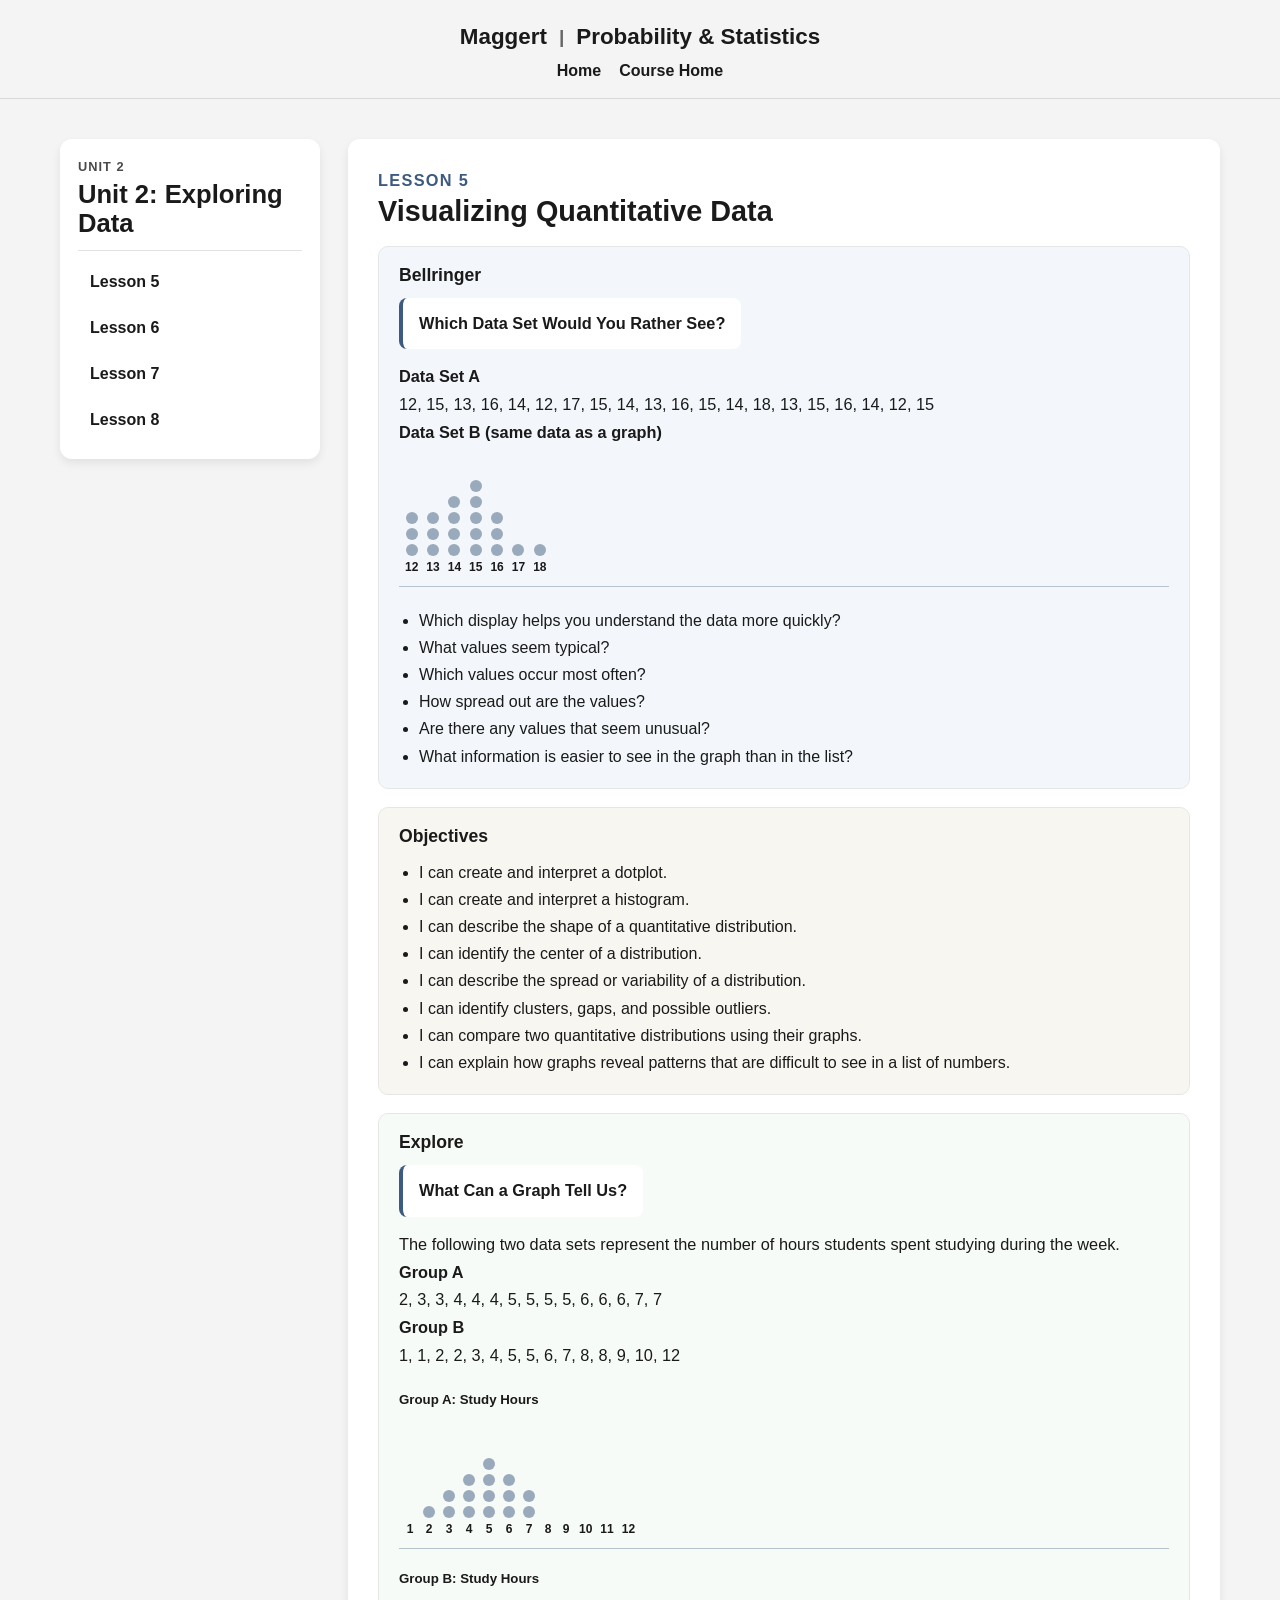
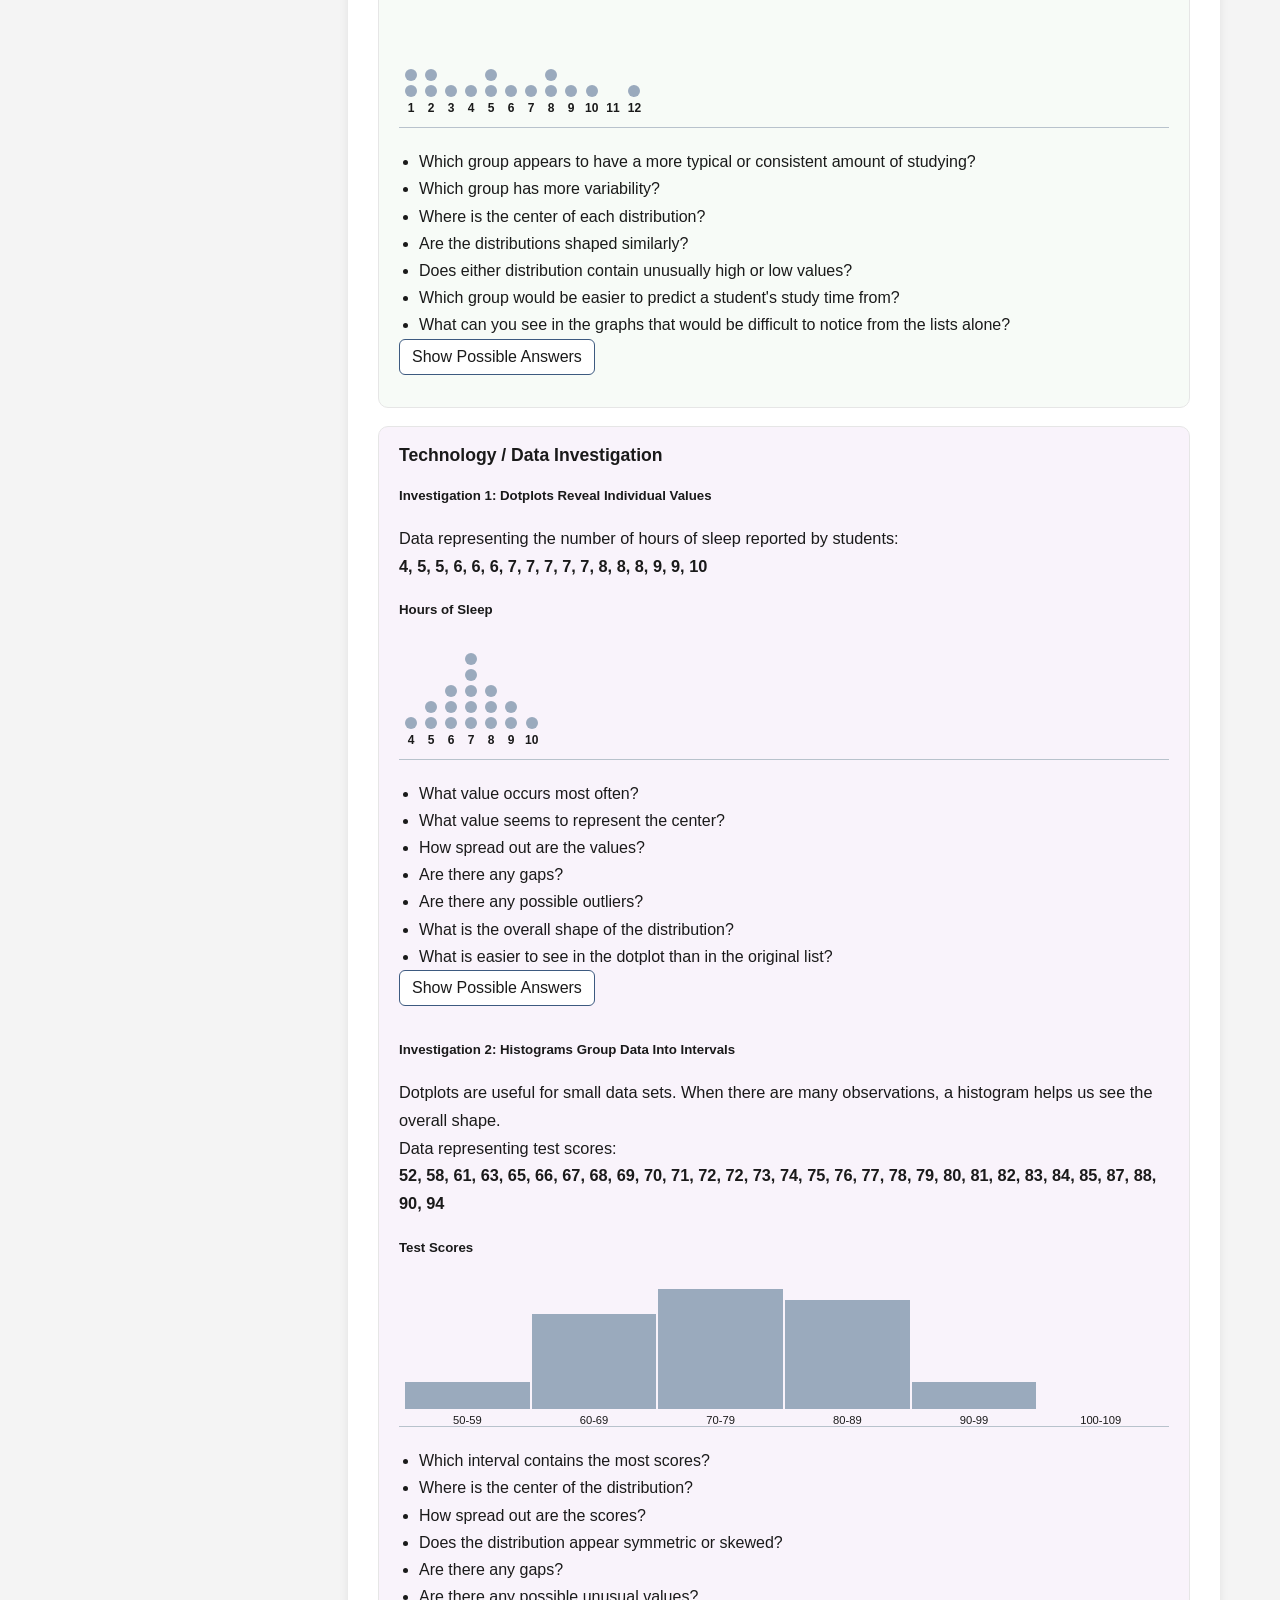
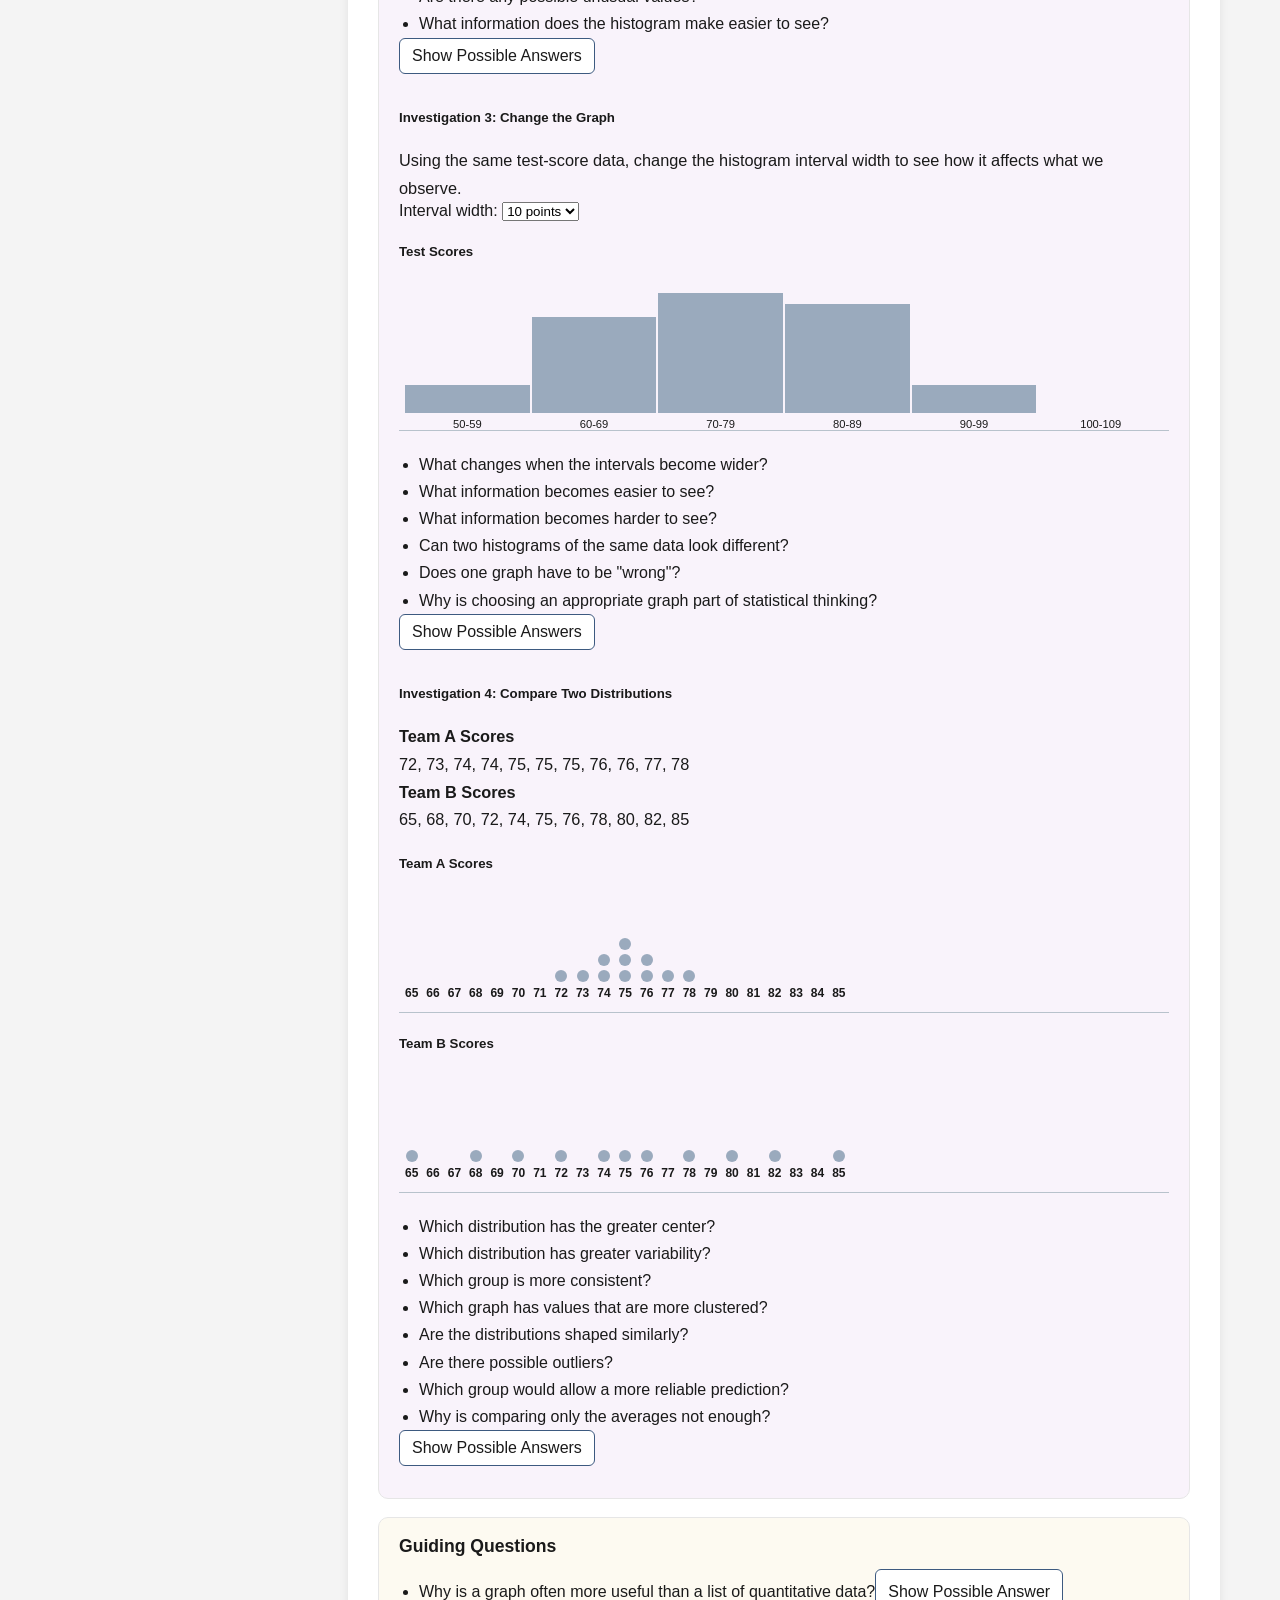
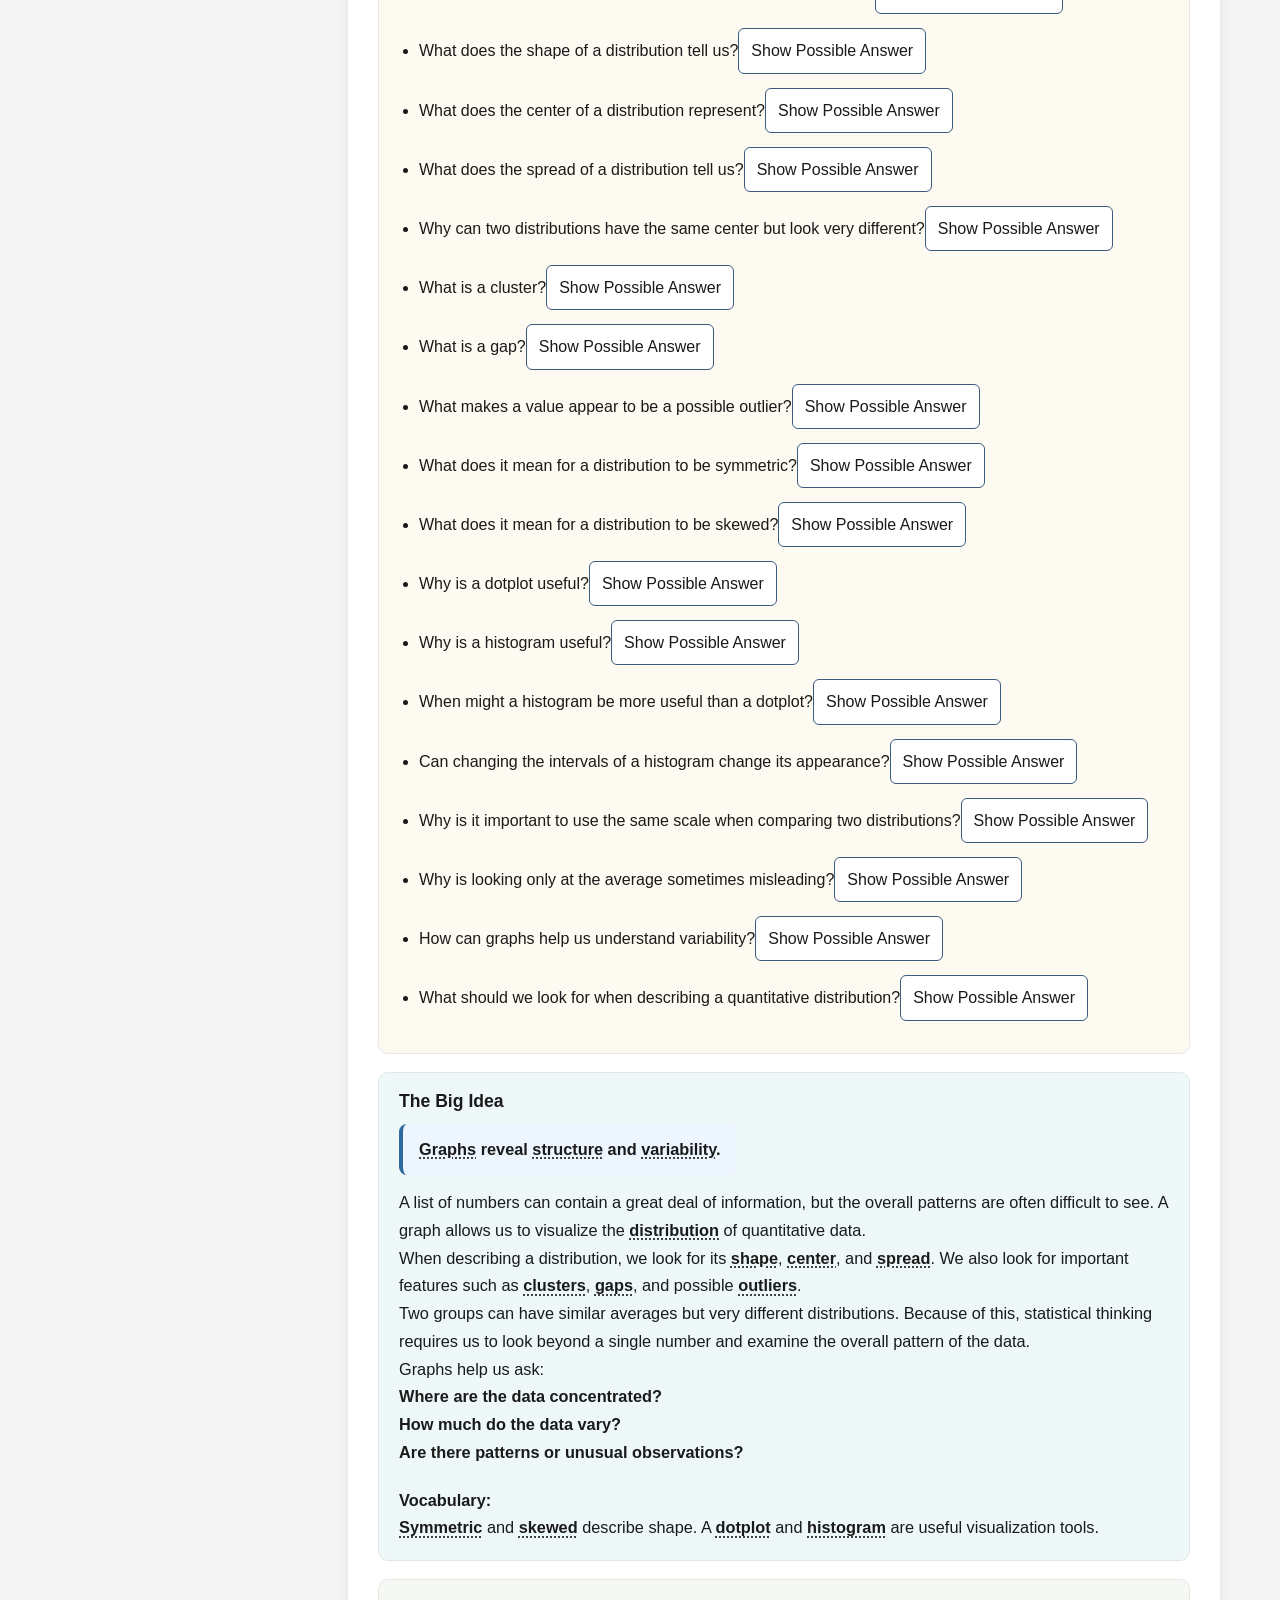
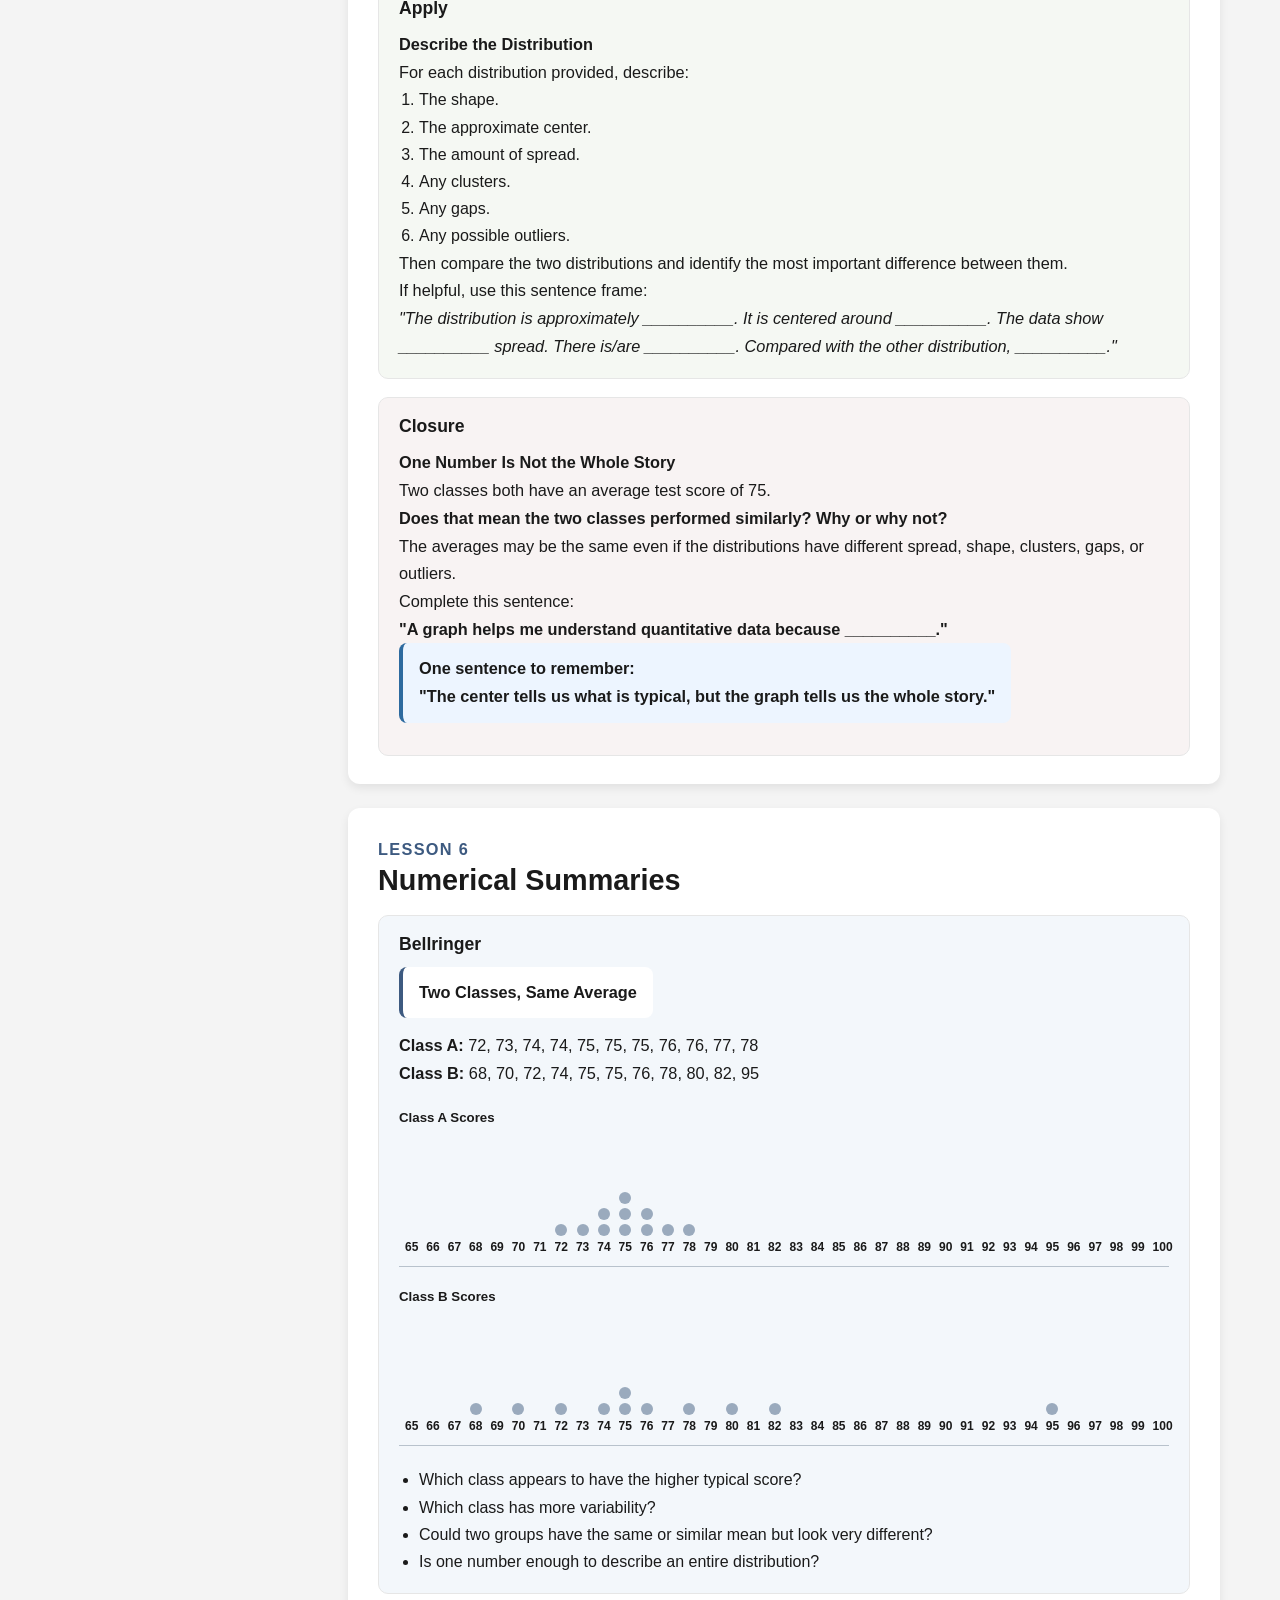
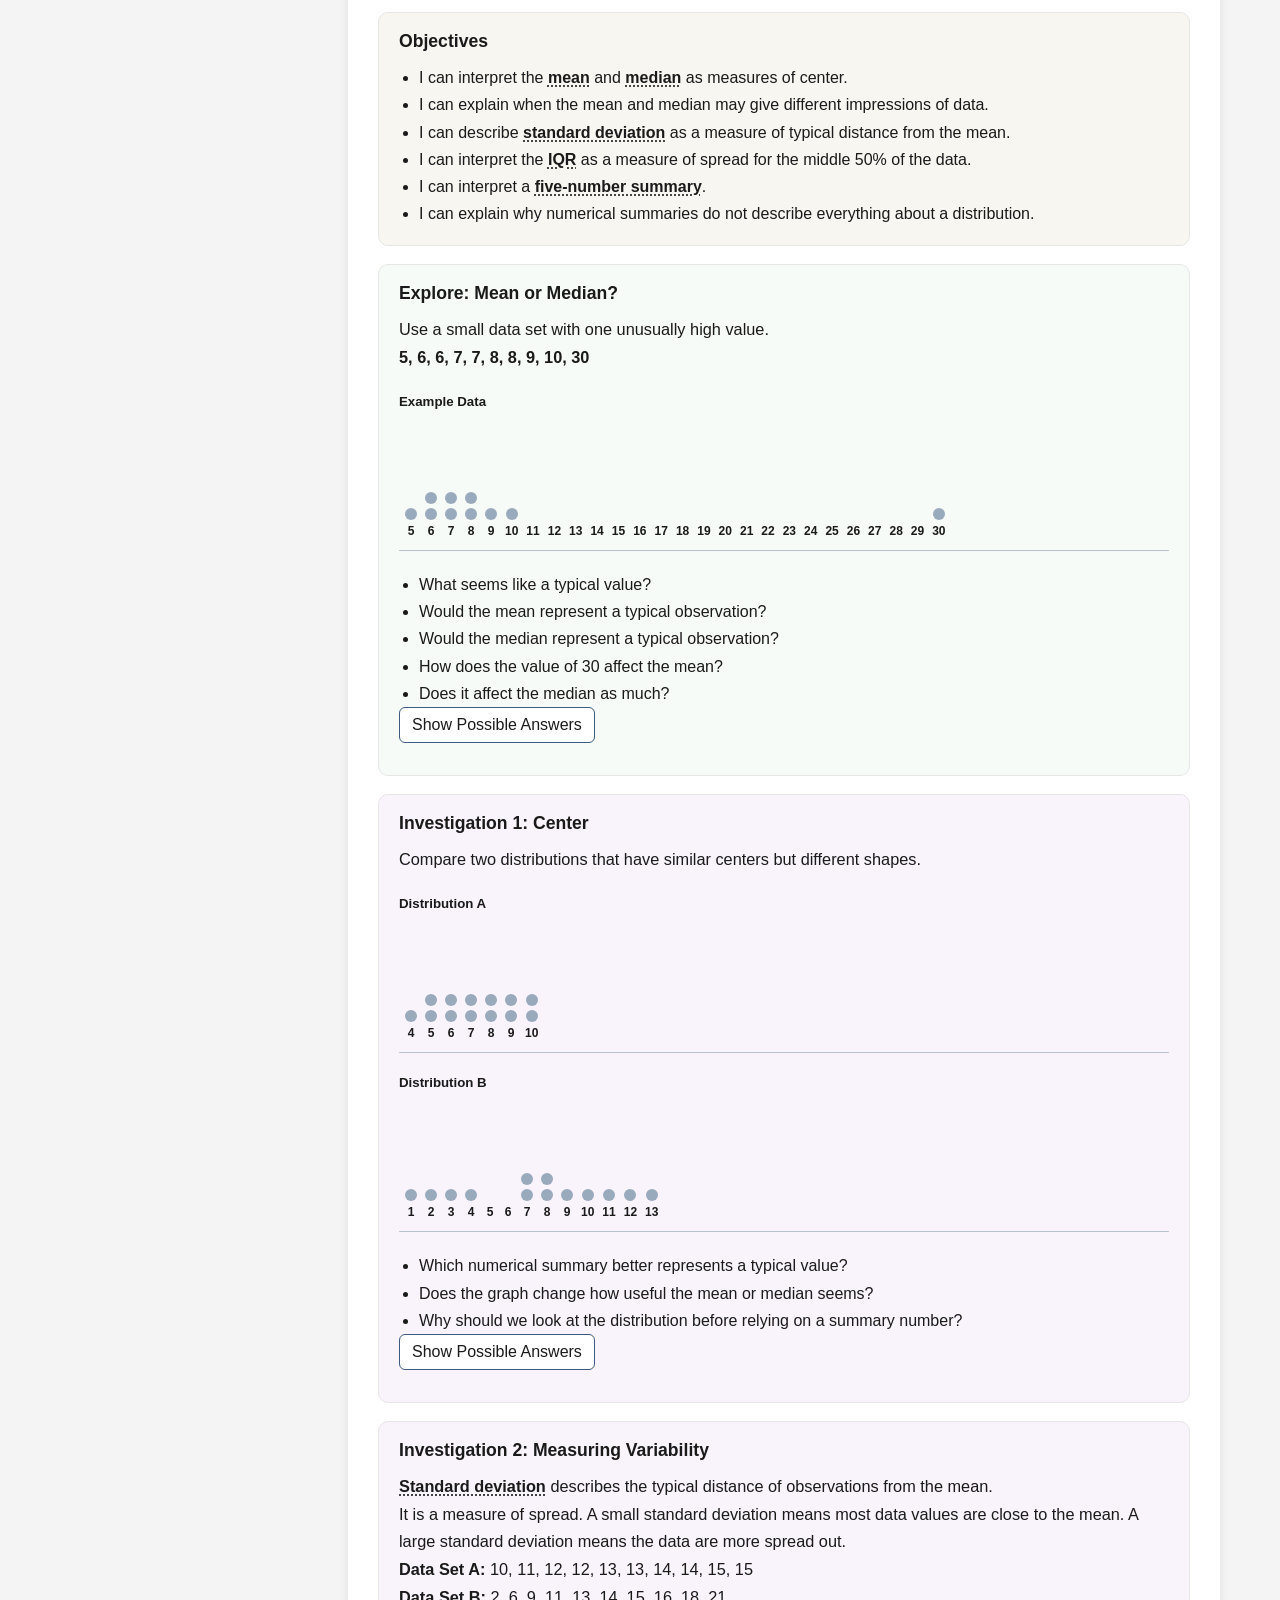
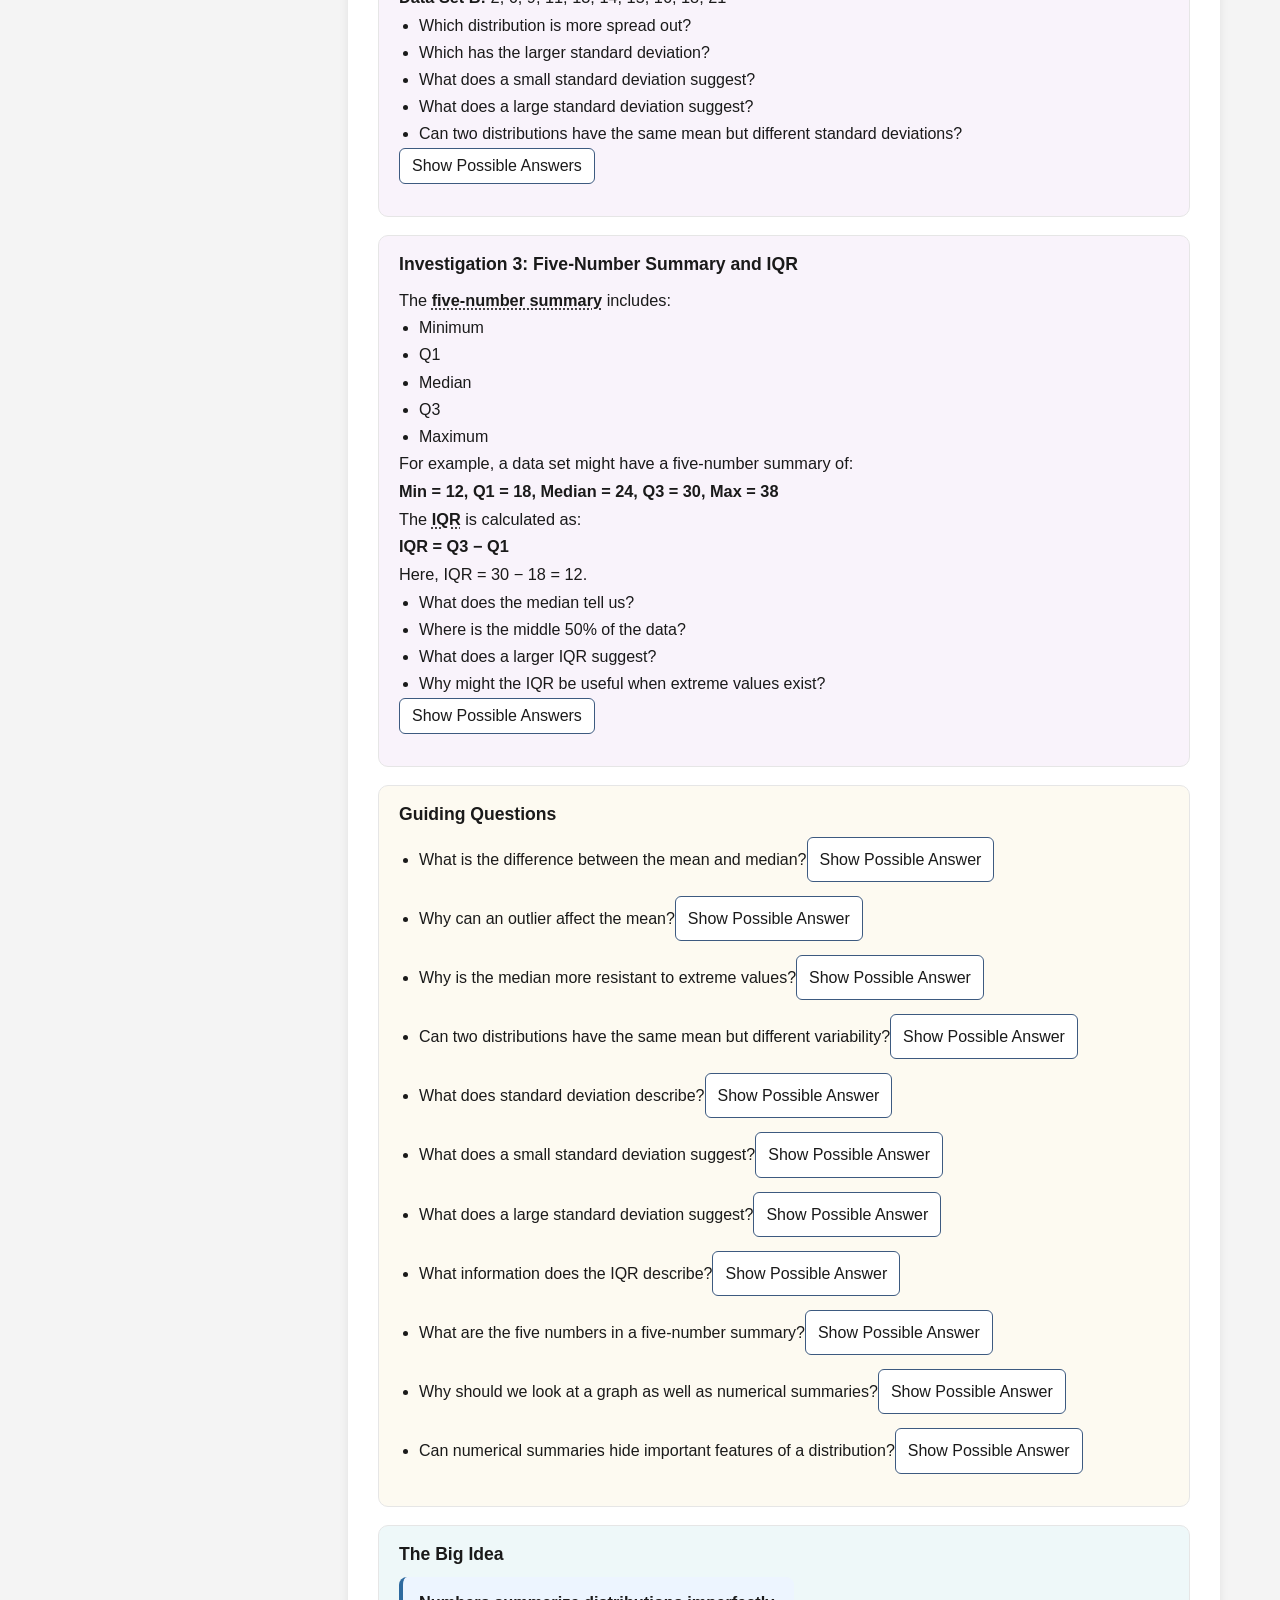
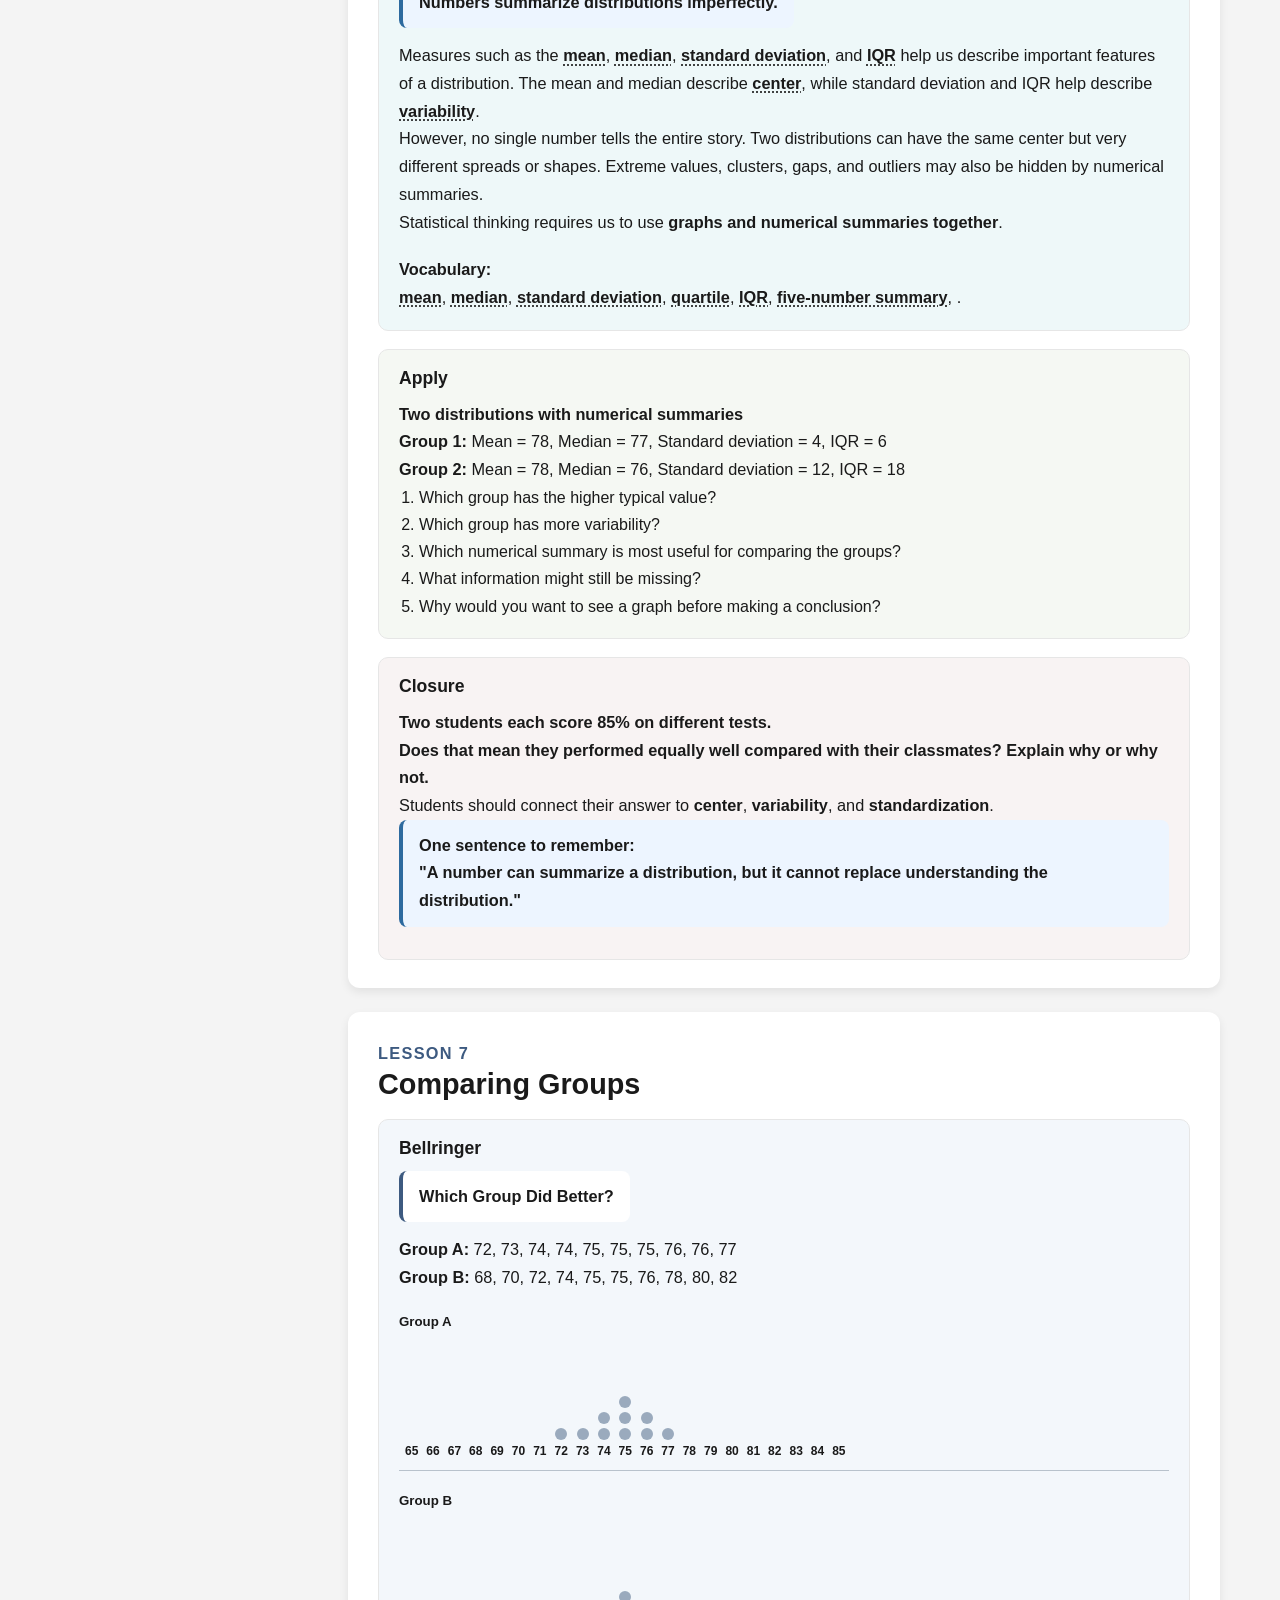
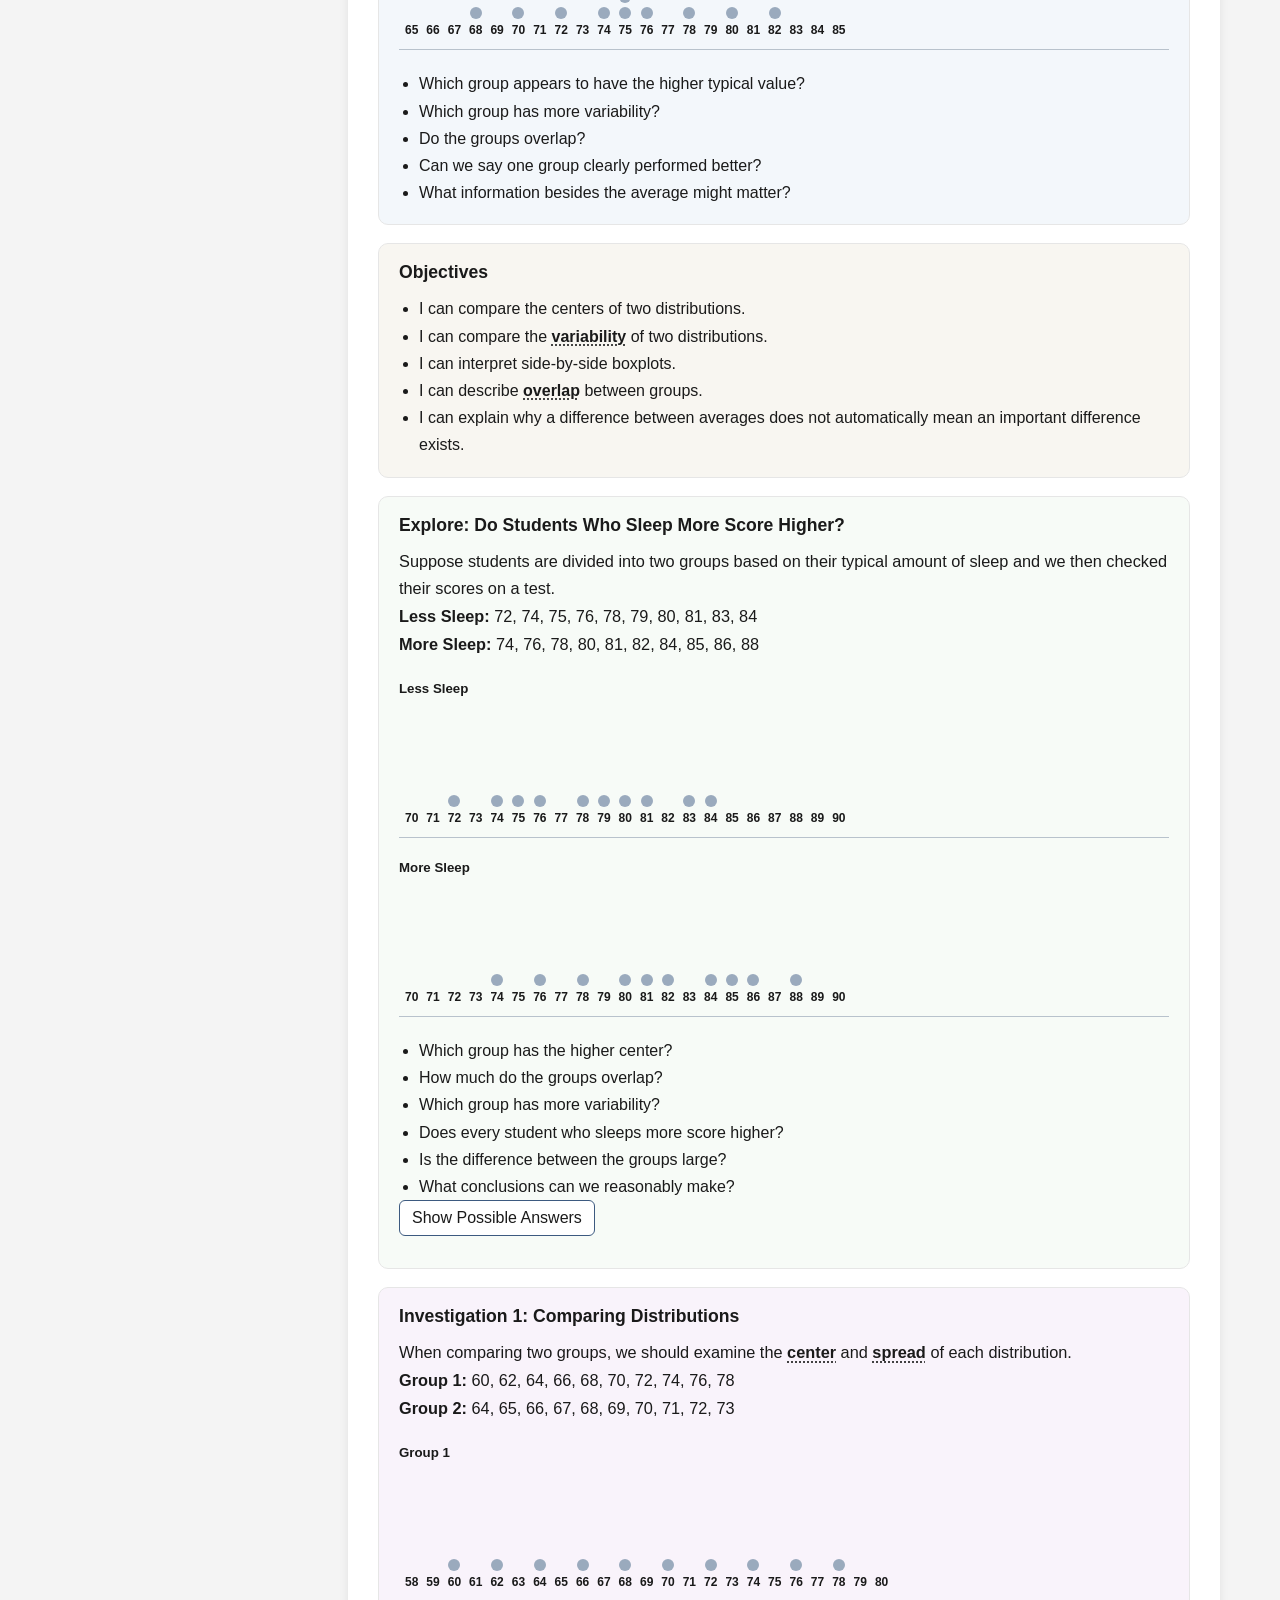
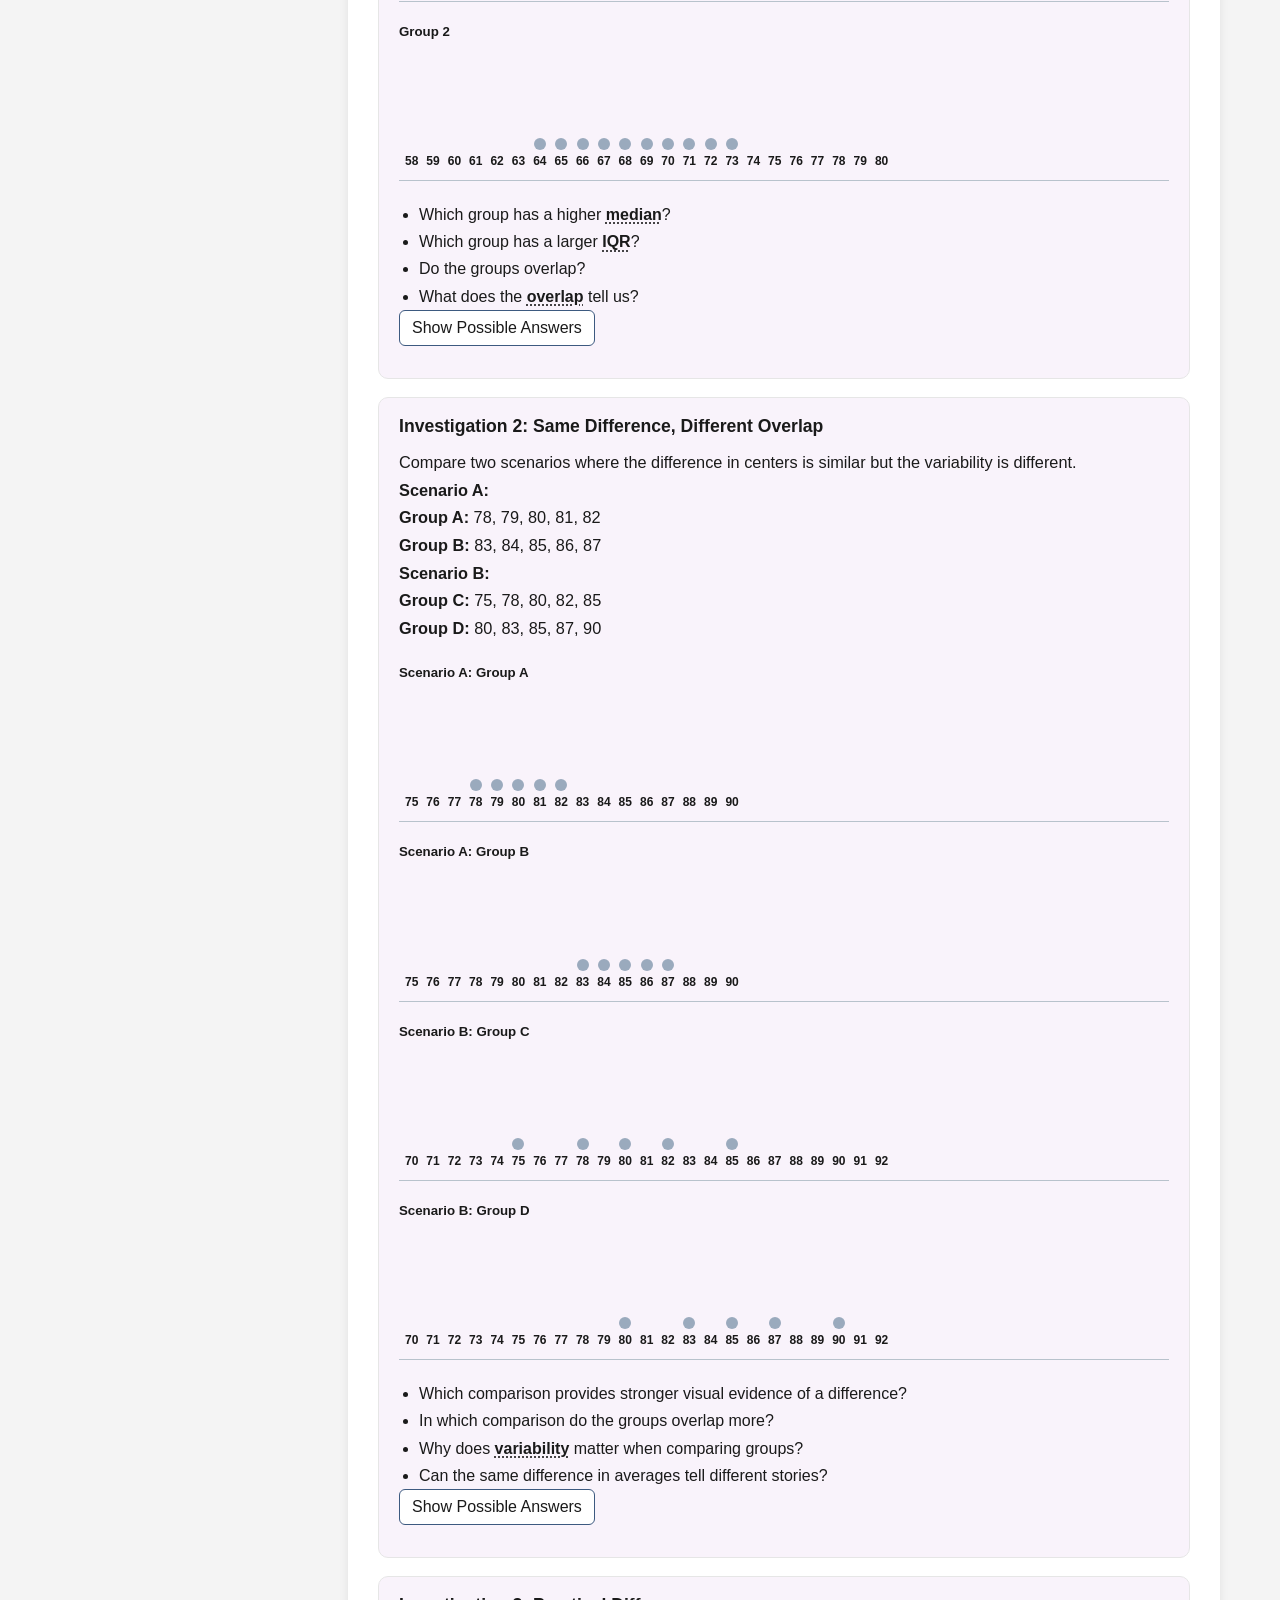
<file: Prob&Stats/unit-2.html>
<!DOCTYPE html>
<html lang="en">
  <head>
    <meta charset="UTF-8" />
    <meta name="viewport" content="width=device-width, initial-scale=1.0" />
    <title>Probability & Statistics - Unit 2: Exploring Data</title>
    <link rel="stylesheet" href="../css/style.css" />
    <script src="../js/main.js" defer></script>
  </head>
  <body>
    <header class="site-header unit-header">
      <div class="site-branding">
        <span class="brand-name">Maggert</span>
        <span class="brand-separator">|</span>
        <span class="course-name">Probability &amp; Statistics</span>
      </div>

      <nav class="utility-nav" aria-label="Main navigation">
        <a href="../index.html">Home</a>
        <a href="index.html">Course Home</a>
      </nav>
    </header>

    <main class="unit-page">
      <div class="unit-shell">
        <aside class="unit-sidebar" aria-label="Unit 2: Exploring Data navigation">
          <div class="sidebar-header">
            <p class="sidebar-label">Unit 2</p>
            <h2>Unit 2: Exploring Data</h2>
          </div>

          <nav class="lesson-nav">
            
            <a href="#lesson-5">Lesson 5</a>
            <a href="#lesson-6">Lesson 6</a>
            <a href="#lesson-7">Lesson 7</a>
            <a href="#lesson-8">Lesson 8</a>
          </nav>
        </aside>

        <div class="unit-content">

          <section id="lesson-5" class="lesson">
            <div class="lesson-header">
              <p class="lesson-number">Lesson 5</p>
              <h3>Visualizing Quantitative Data</h3>
            </div>

            <div class="lesson-section lesson-bellringer">
              <h4>Bellringer</h4>
              <div class="lesson-callout"><p><strong>Which Data Set Would You Rather See?</strong></p></div>
              <p><strong>Data Set A</strong></p>
              <p>12, 15, 13, 16, 14, 12, 17, 15, 14, 13, 16, 15, 14, 18, 13, 15, 16, 14, 12, 15</p>
              <p><strong>Data Set B (same data as a graph)</strong></p>
              <div id="bellringer-graph" style="margin: 20px 0;"></div> <script> document.addEventListener('DOMContentLoaded', function() { renderDotplot('bellringer-graph', [12, 15, 13, 16, 14, 12, 17, 15, 14, 13, 16, 15, 14, 18, 13, 15, 16, 14, 12, 15], { min: 12, max: 18 }); }); </script>
              <ul class="lesson-list"><li>Which display helps you understand the data more quickly?</li><li>What values seem typical?</li><li>Which values occur most often?</li><li>How spread out are the values?</li><li>Are there any values that seem unusual?</li><li>What information is easier to see in the graph than in the list?</li></ul>
            </div>

            <div class="lesson-section lesson-objectives">
              <h4>Objectives</h4>
              <ul class="lesson-list">
                <li>I can create and interpret a dotplot.</li><li>I can create and interpret a histogram.</li><li>I can describe the shape of a quantitative distribution.</li><li>I can identify the center of a distribution.</li><li>I can describe the spread or variability of a distribution.</li><li>I can identify clusters, gaps, and possible outliers.</li><li>I can compare two quantitative distributions using their graphs.</li><li>I can explain how graphs reveal patterns that are difficult to see in a list of numbers.</li>
              </ul>
            </div>

            <div class="lesson-section lesson-explore">
              <h4>Explore</h4>
              <div class="lesson-callout"><p><strong>What Can a Graph Tell Us?</strong></p></div>
              <p>The following two data sets represent the number of hours students spent studying during the week.</p>
              <p><strong>Group A</strong><br>2, 3, 3, 4, 4, 4, 5, 5, 5, 5, 6, 6, 6, 7, 7</p>
              <p><strong>Group B</strong><br>1, 1, 2, 2, 3, 4, 5, 5, 6, 7, 8, 8, 9, 10, 12</p>
              <div style="margin: 20px 0;"><div id="explore-graph-a" style="margin: 20px 0;"></div></div>
              <div style="margin: 20px 0;"><div id="explore-graph-b" style="margin: 20px 0;"></div></div>
              <script>
                document.addEventListener('DOMContentLoaded', function() {
                  renderDotplot('explore-graph-a', [2, 3, 3, 4, 4, 4, 5, 5, 5, 5, 6, 6, 6, 7, 7], { min: 1, max: 12, title: 'Group A: Study Hours' });
                  renderDotplot('explore-graph-b', [1, 1, 2, 2, 3, 4, 5, 5, 6, 7, 8, 8, 9, 10, 12], { min: 1, max: 12, title: 'Group B: Study Hours' });
                });
              </script>
              <ul class="lesson-list"><li>Which group appears to have a more typical or consistent amount of studying?</li><li>Which group has more variability?</li><li>Where is the center of each distribution?</li><li>Are the distributions shaped similarly?</li><li>Does either distribution contain unusually high or low values?</li><li>Which group would be easier to predict a student's study time from?</li><li>What can you see in the graphs that would be difficult to notice from the lists alone?</li></ul>
              <button type="button" class="answer-toggle" data-answer-target="lesson-5-explore-answers" aria-expanded="false">Show Possible Answers</button>
              <div id="lesson-5-explore-answers" class="possible-answer" hidden><p><strong>Which group appears to have a more typical or consistent amount of studying?</strong> Group A appears more consistent because most values are concentrated between about 3 and 7 hours.</p><p><strong>Which group has more variability?</strong> Group B has more variability because its values spread from 1 to 12 hours.</p><p><strong>Where is the center of each distribution?</strong> Both have values near 5 hours, but Group A is much more concentrated around that center.</p><p><strong>Are the distributions shaped similarly?</strong> No. Group A is fairly concentrated, while Group B is spread out with a longer right side.</p><p><strong>Does either distribution contain unusually high or low values?</strong> The value of 12 in Group B may be considered unusually high.</p><p><strong>Which group would be easier to predict a student's study time from?</strong> Group A, because its values are more concentrated.</p><p><strong>What can you see in the graphs that would be difficult to notice from the lists?</strong> The graphs make center, spread, shape, clustering, and unusual values easier to see.</p></div>
            </div>

            <div class="lesson-section lesson-simulation">
              <h4>Technology / Data Investigation</h4>
              <h5>Investigation 1: Dotplots Reveal Individual Values</h5>
              <p>Data representing the number of hours of sleep reported by students:</p>
              <p><strong>4, 5, 5, 6, 6, 6, 7, 7, 7, 7, 7, 8, 8, 8, 9, 9, 10</strong></p>
              <div id="investigation-1-graph" style="margin: 20px 0;"></div>
              <script>
                document.addEventListener('DOMContentLoaded', function() {
                  renderDotplot('investigation-1-graph', [4, 5, 5, 6, 6, 6, 7, 7, 7, 7, 7, 8, 8, 8, 9, 9, 10], { min: 4, max: 10, title: 'Hours of Sleep' });
                });
              </script>
              <ul class="lesson-list"><li>What value occurs most often?</li><li>What value seems to represent the center?</li><li>How spread out are the values?</li><li>Are there any gaps?</li><li>Are there any possible outliers?</li><li>What is the overall shape of the distribution?</li><li>What is easier to see in the dotplot than in the original list?</li></ul>
              <button type="button" class="answer-toggle" data-answer-target="lesson-5-investigation-1-answers" aria-expanded="false">Show Possible Answers</button>
              <div id="lesson-5-investigation-1-answers" class="possible-answer" hidden><p><strong>What value occurs most often?</strong> 7 hours occurs most often.</p><p><strong>What value seems to represent the center?</strong> The distribution is centered around about 7 hours.</p><p><strong>How spread out are the values?</strong> Values range from 4 to 10 hours, with most between about 5 and 9 hours.</p><p><strong>Are there any gaps?</strong> There are no major gaps between observed values.</p><p><strong>Are there any possible outliers?</strong> No obvious extreme outliers. The values at 4 and 10 are somewhat farther from center but connected to the distribution.</p><p><strong>What is the overall shape?</strong> Roughly mound-shaped and approximately symmetric, with most values near the center.</p><p><strong>What is easier to see in the dotplot?</strong> The concentration around 7, the overall shape, and spread are easier to see.</p></div>

              <h5>Investigation 2: Histograms Group Data Into Intervals</h5>
              <p>Dotplots are useful for small data sets. When there are many observations, a histogram helps us see the overall shape.</p>
              <p>Data representing test scores:</p>
              <p><strong>52, 58, 61, 63, 65, 66, 67, 68, 69, 70, 71, 72, 72, 73, 74, 75, 76, 77, 78, 79, 80, 81, 82, 83, 84, 85, 87, 88, 90, 94</strong></p>
              <div id="investigation-2-graph" style="margin: 20px 0;"></div>
              <script>
                document.addEventListener('DOMContentLoaded', function() {
                  renderHistogram('investigation-2-graph', [52, 58, 61, 63, 65, 66, 67, 68, 69, 70, 71, 72, 72, 73, 74, 75, 76, 77, 78, 79, 80, 81, 82, 83, 84, 85, 87, 88, 90, 94], 10, { min: 50, max: 100, title: 'Test Scores', startPoint: 50 });
                });
              </script>
              <ul class="lesson-list"><li>Which interval contains the most scores?</li><li>Where is the center of the distribution?</li><li>How spread out are the scores?</li><li>Does the distribution appear symmetric or skewed?</li><li>Are there any gaps?</li><li>Are there any possible unusual values?</li><li>What information does the histogram make easier to see?</li></ul>
              <button type="button" class="answer-toggle" data-answer-target="lesson-5-investigation-2-answers" aria-expanded="false">Show Possible Answers</button>
              <div id="lesson-5-investigation-2-answers" class="possible-answer" hidden><p><strong>Which interval contains the most scores?</strong> The 70-79 interval contains the most scores.</p><p><strong>Where is the center?</strong> Centered around the mid-to-upper 70s.</p><p><strong>How spread out are the scores?</strong> Range from low 50s to mid 90s, with most concentrated between about 60 and 90.</p><p><strong>Does it appear symmetric or skewed?</strong> Roughly mound-shaped, although the lower 52 and higher 94 create some spread on both sides.</p><p><strong>Are there gaps?</strong> No major gaps in the middle.</p><p><strong>Unusual values?</strong> Scores near 52 and 94 are farther from the main concentration and may deserve attention.</p><p><strong>What does the histogram make easier to see?</strong> Where scores concentrate, the overall shape, and how scores spread across intervals.</p></div>

              <h5>Investigation 3: Change the Graph</h5>
              <p>Using the same test-score data, change the histogram interval width to see how it affects what we observe.</p>
              <label>Interval width: <select data-histogram-control="investigation-3-graph"><option value="5">5 points</option><option value="10" selected>10 points</option></select></label>
              <div id="investigation-3-graph" style="margin: 20px 0;" data-histogram-data="[52, 58, 61, 63, 65, 66, 67, 68, 69, 70, 71, 72, 72, 73, 74, 75, 76, 77, 78, 79, 80, 81, 82, 83, 84, 85, 87, 88, 90, 94]" data-histogram-min="50" data-histogram-max="100" data-histogram-title="Test Scores"></div>
              <script>
                document.addEventListener('DOMContentLoaded', function() {
                  renderHistogram('investigation-3-graph', [52, 58, 61, 63, 65, 66, 67, 68, 69, 70, 71, 72, 72, 73, 74, 75, 76, 77, 78, 79, 80, 81, 82, 83, 84, 85, 87, 88, 90, 94], 10, { min: 50, max: 100, title: 'Test Scores', startPoint: 50 });
                });
              </script>
              <ul class="lesson-list"><li>What changes when the intervals become wider?</li><li>What information becomes easier to see?</li><li>What information becomes harder to see?</li><li>Can two histograms of the same data look different?</li><li>Does one graph have to be "wrong"?</li><li>Why is choosing an appropriate graph part of statistical thinking?</li></ul>
              <button type="button" class="answer-toggle" data-answer-target="lesson-5-investigation-3-answers" aria-expanded="false">Show Possible Answers</button>
              <div id="lesson-5-investigation-3-answers" class="possible-answer" hidden><p><strong>What changes when intervals become wider?</strong> Wider intervals combine more observations into each bar, making the overall pattern simpler but hiding some detail.</p><p><strong>What becomes easier to see?</strong> The broad overall shape of the distribution may become clearer.</p><p><strong>What becomes harder to see?</strong> Smaller clusters, gaps, and differences between nearby values.</p><p><strong>Can two histograms of the same data look different?</strong> Yes. Changing interval width or starting point changes the appearance.</p><p><strong>Does one have to be "wrong"?</strong> No. Different reasonable choices can show the same data in different ways.</p><p><strong>Why is choosing appropriate graphs part of statistical thinking?</strong> How data are displayed affects which patterns we notice.</p></div>

              <h5>Investigation 4: Compare Two Distributions</h5>
              <p><strong>Team A Scores</strong><br>72, 73, 74, 74, 75, 75, 75, 76, 76, 77, 78</p>
              <p><strong>Team B Scores</strong><br>65, 68, 70, 72, 74, 75, 76, 78, 80, 82, 85</p>
              <div id="comparison-graph-a" style="margin: 20px 0;"></div>
              <div id="comparison-graph-b" style="margin: 20px 0;"></div>
              <script> document.addEventListener('DOMContentLoaded', function() { renderDotplot( 'comparison-graph-a', [72, 73, 74, 74, 75, 75, 75, 76, 76, 77, 78], { min: 65, max: 85, title: 'Team A Scores' } ); renderDotplot( 'comparison-graph-b', [65, 68, 70, 72, 74, 75, 76, 78, 80, 82, 85], { min: 65, max: 85, title: 'Team B Scores' } ); }); </script>
              <ul class="lesson-list"><li>Which distribution has the greater center?</li><li>Which distribution has greater variability?</li><li>Which group is more consistent?</li><li>Which graph has values that are more clustered?</li><li>Are the distributions shaped similarly?</li><li>Are there possible outliers?</li><li>Which group would allow a more reliable prediction?</li><li>Why is comparing only the averages not enough?</li></ul>
              <button type="button" class="answer-toggle" data-answer-target="lesson-5-investigation-4-answers" aria-expanded="false">Show Possible Answers</button>
              <div id="lesson-5-investigation-4-answers" class="possible-answer" hidden><p><strong>Which has the greater center?</strong> Centers are fairly similar, both around the mid-70s.</p><p><strong>Which has greater variability?</strong> Team B has much greater variability, ranging from 45 to 100.</p><p><strong>Which is more consistent?</strong> Team A is more consistent, with values tightly clustered around the center.</p><p><strong>More clustered?</strong> Team A has a clear cluster around the 70s.</p><p><strong>Shaped similarly?</strong> No. Team A is tightly concentrated; Team B is spread out.</p><p><strong>Possible outliers?</strong> Values near 45 and 100 in Team B may appear unusual.</p><p><strong>More reliable prediction?</strong> Team A, because values are less variable.</p><p><strong>Why not just compare averages?</strong> Groups can have similar centers but different spreads, shapes, and unusual values. The entire distribution gives more information.</p></div>
            </div>

            <div class="lesson-section lesson-questions">
              <h4>Guiding Questions</h4>
              <ul class="lesson-list">
                <li>Why is a graph often more useful than a list of quantitative data?<button type="button" class="answer-toggle" data-answer-target="lesson-5-guiding-1" data-show-label="Show Possible Answer" data-hide-label="Hide Possible Answer" aria-expanded="false">Show Possible Answer</button><p id="lesson-5-guiding-1" class="possible-answer" hidden>A graph organizes the data visually so patterns, center, spread, clusters, gaps, and unusual observations are easier to see.</p></li>
                <li>What does the shape of a distribution tell us?<button type="button" class="answer-toggle" data-answer-target="lesson-5-guiding-2" data-show-label="Show Possible Answer" data-hide-label="Hide Possible Answer" aria-expanded="false">Show Possible Answer</button><p id="lesson-5-guiding-2" class="possible-answer" hidden>Shape describes the overall pattern, including whether it is symmetric, skewed, clustered, or contains gaps.</p></li>
                <li>What does the center of a distribution represent?<button type="button" class="answer-toggle" data-answer-target="lesson-5-guiding-3" data-show-label="Show Possible Answer" data-hide-label="Hide Possible Answer" aria-expanded="false">Show Possible Answer</button><p id="lesson-5-guiding-3" class="possible-answer" hidden>The center describes a typical or middle location of the data.</p></li>
                <li>What does the spread of a distribution tell us?<button type="button" class="answer-toggle" data-answer-target="lesson-5-guiding-4" data-show-label="Show Possible Answer" data-hide-label="Hide Possible Answer" aria-expanded="false">Show Possible Answer</button><p id="lesson-5-guiding-4" class="possible-answer" hidden>Spread describes how much observations vary from one another.</p></li>
                <li>Why can two distributions have the same center but look very different?<button type="button" class="answer-toggle" data-answer-target="lesson-5-guiding-5" data-show-label="Show Possible Answer" data-hide-label="Hide Possible Answer" aria-expanded="false">Show Possible Answer</button><p id="lesson-5-guiding-5" class="possible-answer" hidden>They may have different spreads, shapes, clusters, or unusual values.</p></li>
                <li>What is a cluster?<button type="button" class="answer-toggle" data-answer-target="lesson-5-guiding-6" data-show-label="Show Possible Answer" data-hide-label="Hide Possible Answer" aria-expanded="false">Show Possible Answer</button><p id="lesson-5-guiding-6" class="possible-answer" hidden>A cluster is a group of observations concentrated close together in one part of the distribution.</p></li>
                <li>What is a gap?<button type="button" class="answer-toggle" data-answer-target="lesson-5-guiding-7" data-show-label="Show Possible Answer" data-hide-label="Hide Possible Answer" aria-expanded="false">Show Possible Answer</button><p id="lesson-5-guiding-7" class="possible-answer" hidden>A gap is an interval or region where there are few or no observations.</p></li>
                <li>What makes a value appear to be a possible outlier?<button type="button" class="answer-toggle" data-answer-target="lesson-5-guiding-8" data-show-label="Show Possible Answer" data-hide-label="Hide Possible Answer" aria-expanded="false">Show Possible Answer</button><p id="lesson-5-guiding-8" class="possible-answer" hidden>A value may appear to be an outlier if it is much farther from the main group than most other values.</p></li>
                <li>What does it mean for a distribution to be symmetric?<button type="button" class="answer-toggle" data-answer-target="lesson-5-guiding-9" data-show-label="Show Possible Answer" data-hide-label="Hide Possible Answer" aria-expanded="false">Show Possible Answer</button><p id="lesson-5-guiding-9" class="possible-answer" hidden>A distribution is approximately symmetric when its left and right sides have roughly similar shapes around the center.</p></li>
                <li>What does it mean for a distribution to be skewed?<button type="button" class="answer-toggle" data-answer-target="lesson-5-guiding-10" data-show-label="Show Possible Answer" data-hide-label="Hide Possible Answer" aria-expanded="false">Show Possible Answer</button><p id="lesson-5-guiding-10" class="possible-answer" hidden>A distribution is skewed when one side extends farther than the other, creating a longer tail.</p></li>
                <li>Why is a dotplot useful?<button type="button" class="answer-toggle" data-answer-target="lesson-5-guiding-11" data-show-label="Show Possible Answer" data-hide-label="Hide Possible Answer" aria-expanded="false">Show Possible Answer</button><p id="lesson-5-guiding-11" class="possible-answer" hidden>A dotplot shows individual observations while also making the overall distribution easy to see.</p></li>
                <li>Why is a histogram useful?<button type="button" class="answer-toggle" data-answer-target="lesson-5-guiding-12" data-show-label="Show Possible Answer" data-hide-label="Hide Possible Answer" aria-expanded="false">Show Possible Answer</button><p id="lesson-5-guiding-12" class="possible-answer" hidden>A histogram groups quantitative values into intervals and helps reveal the overall shape of a larger distribution.</p></li>
                <li>When might a histogram be more useful than a dotplot?<button type="button" class="answer-toggle" data-answer-target="lesson-5-guiding-13" data-show-label="Show Possible Answer" data-hide-label="Hide Possible Answer" aria-expanded="false">Show Possible Answer</button><p id="lesson-5-guiding-13" class="possible-answer" hidden>A histogram is more useful when there are many observations or many possible numerical values.</p></li>
                <li>Can changing the intervals of a histogram change its appearance?<button type="button" class="answer-toggle" data-answer-target="lesson-5-guiding-14" data-show-label="Show Possible Answer" data-hide-label="Hide Possible Answer" aria-expanded="false">Show Possible Answer</button><p id="lesson-5-guiding-14" class="possible-answer" hidden>Yes. Different interval widths can reveal or hide details and make the same distribution appear somewhat different.</p></li>
                <li>Why is it important to use the same scale when comparing two distributions?<button type="button" class="answer-toggle" data-answer-target="lesson-5-guiding-15" data-show-label="Show Possible Answer" data-hide-label="Hide Possible Answer" aria-expanded="false">Show Possible Answer</button><p id="lesson-5-guiding-15" class="possible-answer" hidden>Using the same scale allows differences in center, spread, and shape to be compared fairly.</p></li>
                <li>Why is looking only at the average sometimes misleading?<button type="button" class="answer-toggle" data-answer-target="lesson-5-guiding-16" data-show-label="Show Possible Answer" data-hide-label="Hide Possible Answer" aria-expanded="false">Show Possible Answer</button><p id="lesson-5-guiding-16" class="possible-answer" hidden>An average does not describe the entire distribution. It may hide large differences in spread, shape, or unusual observations.</p></li>
                <li>How can graphs help us understand variability?<button type="button" class="answer-toggle" data-answer-target="lesson-5-guiding-17" data-show-label="Show Possible Answer" data-hide-label="Hide Possible Answer" aria-expanded="false">Show Possible Answer</button><p id="lesson-5-guiding-17" class="possible-answer" hidden>Graphs show how far observations spread from the center and whether values are tightly clustered or widely dispersed.</p></li>
                <li>What should we look for when describing a quantitative distribution?<button type="button" class="answer-toggle" data-answer-target="lesson-5-guiding-18" data-show-label="Show Possible Answer" data-hide-label="Hide Possible Answer" aria-expanded="false">Show Possible Answer</button><p id="lesson-5-guiding-18" class="possible-answer" hidden>Look for the shape, center, spread, clusters, gaps, and possible outliers.</p></li>
              </ul>
            </div>

            <div class="lesson-section lesson-big-idea">
              <h4>The Big Idea</h4>
              <div class="lesson-callout emphasis"><p><strong><span class="glossary-term" tabindex="0" role="button" aria-expanded="false">Graphs<span class="glossary-definition">Visual representations of data that help reveal patterns and structure.</span></span> reveal <span class="glossary-term" tabindex="0" role="button" aria-expanded="false">structure<span class="glossary-definition">The underlying organization and pattern of how data are arranged.</span></span> and <span class="glossary-term" tabindex="0" role="button" aria-expanded="false">variability<span class="glossary-definition">The fact that data values differ from one another.</span></span>.</strong></p></div>
              <p>A list of numbers can contain a great deal of information, but the overall patterns are often difficult to see. A graph allows us to visualize the <span class="glossary-term" tabindex="0" role="button" aria-expanded="false">distribution<span class="glossary-definition">The overall pattern of how quantitative data are spread across possible values.</span></span> of quantitative data.</p>
              <p>When describing a distribution, we look for its <span class="glossary-term" tabindex="0" role="button" aria-expanded="false">shape<span class="glossary-definition">The overall form or pattern of a distribution.</span></span>, <span class="glossary-term" tabindex="0" role="button" aria-expanded="false">center<span class="glossary-definition">A typical or middle location of the data.</span></span>, and <span class="glossary-term" tabindex="0" role="button" aria-expanded="false">spread<span class="glossary-definition">The amount of variability in a distribution.</span></span>. We also look for important features such as <span class="glossary-term" tabindex="0" role="button" aria-expanded="false">clusters<span class="glossary-definition">Groups of observations that are concentrated close together.</span></span>, <span class="glossary-term" tabindex="0" role="button" aria-expanded="false">gaps<span class="glossary-definition">Regions of a distribution where there are few or no observations.</span></span>, and possible <span class="glossary-term" tabindex="0" role="button" aria-expanded="false">outliers<span class="glossary-definition">Observations that are unusually far from the rest of the data.</span></span>.</p>
              <p>Two groups can have similar averages but very different distributions. Because of this, statistical thinking requires us to look beyond a single number and examine the overall pattern of the data.</p>
              <p>Graphs help us ask:</p>
              <p><strong>Where are the data concentrated?</strong></p>
              <p><strong>How much do the data vary?</strong></p>
              <p><strong>Are there patterns or unusual observations?</strong></p>
              <div style="margin-top: 20px;"><p><strong>Vocabulary:</strong></p><p><span class="glossary-term" tabindex="0" role="button" aria-expanded="false">Symmetric<span class="glossary-definition">A distribution whose two sides are approximately similar around the center.</span></span> and <span class="glossary-term" tabindex="0" role="button" aria-expanded="false">skewed<span class="glossary-definition">A distribution with a longer tail extending farther in one direction.</span></span> describe shape. A <span class="glossary-term" tabindex="0" role="button" aria-expanded="false">dotplot<span class="glossary-definition">A graph that displays individual quantitative observations as dots along a number line.</span></span> and <span class="glossary-term" tabindex="0" role="button" aria-expanded="false">histogram<span class="glossary-definition">A graph that groups quantitative data into intervals and displays the frequency of observations in each interval.</span></span> are useful visualization tools.</p></div>
            </div>

            <div class="lesson-section lesson-apply">
              <h4>Apply</h4>
              <p><strong>Describe the Distribution</strong></p>
              <p>For each distribution provided, describe:</p>
              <ol class="lesson-list lesson-ordered-list"><li>The shape.</li><li>The approximate center.</li><li>The amount of spread.</li><li>Any clusters.</li><li>Any gaps.</li><li>Any possible outliers.</li></ol>
              <p>Then compare the two distributions and identify the most important difference between them.</p>
              <p>If helpful, use this sentence frame:</p>
              <p><em>"The distribution is approximately __________. It is centered around __________. The data show __________ spread. There is/are __________. Compared with the other distribution, __________."</em></p>
            </div>

            <div class="lesson-section lesson-closure">
              <h4>Closure</h4>
              <p><strong>One Number Is Not the Whole Story</strong></p>
              <p>Two classes both have an average test score of 75.</p>
              <p><strong>Does that mean the two classes performed similarly? Why or why not?</strong></p>
              <p>The averages may be the same even if the distributions have different spread, shape, clusters, gaps, or outliers.</p>
              <p>Complete this sentence:</p>
              <p><strong>"A graph helps me understand quantitative data because __________."</strong></p>
              <div class="lesson-callout emphasis"><p><strong>One sentence to remember:</strong></p><p><strong>"The center tells us what is typical, but the graph tells us the whole story."</strong></p></div>
            </div>
          </section>

          <section id="lesson-6" class="lesson">
            <div class="lesson-header">
              <p class="lesson-number">Lesson 6</p>
              <h3>Numerical Summaries</h3>
            </div>

            <div class="lesson-section lesson-bellringer">
              <h4>Bellringer</h4>
              <div class="lesson-callout"><p><strong>Two Classes, Same Average</strong></p></div>
              <p><strong>Class A:</strong> 72, 73, 74, 74, 75, 75, 75, 76, 76, 77, 78</p>
              <p><strong>Class B:</strong> 68, 70, 72, 74, 75, 75, 76, 78, 80, 82, 95</p>
              <div id="lesson-6-bellringer-graph-a" style="margin: 20px 0;"></div>
              <div id="lesson-6-bellringer-graph-b" style="margin: 20px 0;"></div>
              <ul class="lesson-list"><li>Which class appears to have the higher typical score?</li><li>Which class has more variability?</li><li>Could two groups have the same or similar mean but look very different?</li><li>Is one number enough to describe an entire distribution?</li></ul>
            </div>

            <div class="lesson-section lesson-objectives">
              <h4>Objectives</h4>
              <ul class="lesson-list">
                <li>I can interpret the <span class="glossary-term" tabindex="0" role="button" aria-expanded="false">mean<span class="glossary-definition">The arithmetic average of a set of numerical data.</span></span> and <span class="glossary-term" tabindex="0" role="button" aria-expanded="false">median<span class="glossary-definition">The middle value of a data set when the values are ordered from least to greatest.</span></span> as measures of center.</li>
                <li>I can explain when the mean and median may give different impressions of data.</li>
                <li>I can describe <span class="glossary-term" tabindex="0" role="button" aria-expanded="false">standard deviation<span class="glossary-definition">A measure of the typical distance of observations from the mean.</span></span> as a measure of typical distance from the mean.</li>
                <li>I can interpret the <span class="glossary-term" tabindex="0" role="button" aria-expanded="false">IQR<span class="glossary-definition">The interquartile range, or the difference between Q3 and Q1; it measures the spread of the middle 50% of the data.</span></span> as a measure of spread for the middle 50% of the data.</li>
                <li>I can interpret a <span class="glossary-term" tabindex="0" role="button" aria-expanded="false">five-number summary<span class="glossary-definition">The minimum, Q1, median, Q3, and maximum values of a data set.</span></span>.</li>
                <li>I can explain why numerical summaries do not describe everything about a distribution.</li>
              </ul>
            </div>

            <div class="lesson-section lesson-explore">
              <h4>Explore: Mean or Median?</h4>
              <p>Use a small data set with one unusually high value.</p>
              <p><strong>5, 6, 6, 7, 7, 8, 8, 9, 10, 30</strong></p>
              <div id="lesson-6-explore-graph" style="margin: 20px 0;"></div>
              <ul class="lesson-list"><li>What seems like a typical value?</li><li>Would the mean represent a typical observation?</li><li>Would the median represent a typical observation?</li><li>How does the value of 30 affect the mean?</li><li>Does it affect the median as much?</li></ul>
              <button type="button" class="answer-toggle" data-answer-target="lesson-6-explore-answers" aria-expanded="false">Show Possible Answers</button>
              <div id="lesson-6-explore-answers" class="possible-answer" hidden>
                <p><strong>What seems like a typical value?</strong> Most values are between 5 and 10, so a typical value appears to be around 7 or 8.</p>
                <p><strong>Would the mean represent a typical observation?</strong> Not very well, because the unusually high value of 30 pulls the mean upward.</p>
                <p><strong>Would the median represent a typical observation?</strong> The median is much more representative because it is based on the middle of the ordered data.</p>
                <p><strong>How does the value of 30 affect the mean?</strong> It increases the mean substantially, making it less representative of the rest of the data.</p>
                <p><strong>Does it affect the median as much?</strong> No. The median stays near the center of the distribution and is much more resistant to the extreme value.</p>
              </div>
            </div>

            <div class="lesson-section lesson-simulation">
              <h4>Investigation 1: Center</h4>
              <p>Compare two distributions that have similar centers but different shapes.</p>
              <div style="margin: 20px 0;"><div id="lesson-6-center-graph-a" style="margin: 20px 0;"></div></div>
              <div style="margin: 20px 0;"><div id="lesson-6-center-graph-b" style="margin: 20px 0;"></div></div>
              <ul class="lesson-list"><li>Which numerical summary better represents a typical value?</li><li>Does the graph change how useful the mean or median seems?</li><li>Why should we look at the distribution before relying on a summary number?</li></ul>
              <button type="button" class="answer-toggle" data-answer-target="lesson-6-center-answers" aria-expanded="false">Show Possible Answers</button>
              <div id="lesson-6-center-answers" class="possible-answer" hidden>
                <p><strong>Which numerical summary better represents a typical value?</strong> The median may be more useful when the distribution is skewed or contains an extreme value. The mean is useful when the data are fairly balanced and not strongly affected by outliers.</p>
                <p><strong>Does the graph change how useful the mean or median seems?</strong> Yes. A graph shows whether the distribution is spread out, clustered, or skewed, which affects how much we trust a single center number.</p>
                <p><strong>Why should we look at the distribution before relying on a summary number?</strong> A single summary can hide important features such as skewness, gaps, clusters, and outliers.</p>
              </div>
            </div>

            <div class="lesson-section lesson-simulation">
              <h4>Investigation 2: Measuring Variability</h4>
              <p><span class="glossary-term" tabindex="0" role="button" aria-expanded="false">Standard deviation<span class="glossary-definition">A measure of the typical distance of observations from the mean.</span></span> describes the typical distance of observations from the mean.</p>
              <p>It is a measure of spread. A small standard deviation means most data values are close to the mean. A large standard deviation means the data are more spread out.</p>
              <p><strong>Data Set A:</strong> 10, 11, 12, 12, 13, 13, 14, 14, 15, 15</p>
              <p><strong>Data Set B:</strong> 2, 6, 9, 11, 13, 14, 15, 16, 18, 21</p>
              <ul class="lesson-list"><li>Which distribution is more spread out?</li><li>Which has the larger standard deviation?</li><li>What does a small standard deviation suggest?</li><li>What does a large standard deviation suggest?</li><li>Can two distributions have the same mean but different standard deviations?</li></ul>
              <button type="button" class="answer-toggle" data-answer-target="lesson-6-variability-answers" aria-expanded="false">Show Possible Answers</button>
              <div id="lesson-6-variability-answers" class="possible-answer" hidden>
                <p><strong>Which distribution is more spread out?</strong> Data Set B is more spread out because its values are much farther from the center.</p>
                <p><strong>Which has the larger standard deviation?</strong> Data Set B has the larger standard deviation.</p>
                <p><strong>What does a small standard deviation suggest?</strong> The data values are close to the mean.</p>
                <p><strong>What does a large standard deviation suggest?</strong> The data vary more and are more spread out from the center.</p>
                <p><strong>Can two distributions have the same mean but different standard deviations?</strong> Yes. Two groups can have the same average but different amounts of variability.</p>
              </div>
            </div>

            <div class="lesson-section lesson-simulation">
              <h4>Investigation 3: Five-Number Summary and IQR</h4>
              <p>The <span class="glossary-term" tabindex="0" role="button" aria-expanded="false">five-number summary<span class="glossary-definition">The minimum, Q1, median, Q3, and maximum values of a data set.</span></span> includes:</p>
              <ul class="lesson-list">
                <li>Minimum</li>
                <li>Q1</li>
                <li>Median</li>
                <li>Q3</li>
                <li>Maximum</li>
              </ul>
              <p>For example, a data set might have a five-number summary of:</p>
              <p><strong>Min = 12, Q1 = 18, Median = 24, Q3 = 30, Max = 38</strong></p>
              <p>The <span class="glossary-term" tabindex="0" role="button" aria-expanded="false">IQR<span class="glossary-definition">The interquartile range, or the distance between Q3 and Q1; it describes the spread of the middle 50% of the data.</span></span> is calculated as:</p>
              <p><strong>IQR = Q3 − Q1</strong></p>
              <p>Here, IQR = 30 − 18 = 12.</p>
              <ul class="lesson-list"><li>What does the median tell us?</li><li>Where is the middle 50% of the data?</li><li>What does a larger IQR suggest?</li><li>Why might the IQR be useful when extreme values exist?</li></ul>
              <button type="button" class="answer-toggle" data-answer-target="lesson-6-iqr-answers" aria-expanded="false">Show Possible Answers</button>
              <div id="lesson-6-iqr-answers" class="possible-answer" hidden>
                <p><strong>What does the median tell us?</strong> It tells us about the center of the data, with half the values below it and half above it.</p>
                <p><strong>Where is the middle 50% of the data?</strong> It lies between Q1 and Q3.</p>
                <p><strong>What does a larger IQR suggest?</strong> The middle 50% of the data are more spread out.</p>
                <p><strong>Why might the IQR be useful when extreme values exist?</strong> The IQR focuses on the middle of the distribution, so extreme values have less effect on it than they do on the range.</p>
              </div>
            </div>

      

            <div class="lesson-section lesson-questions">
              <h4>Guiding Questions</h4>
              <ul class="lesson-list">
                <li>What is the difference between the mean and median?<button type="button" class="answer-toggle" data-answer-target="lesson-6-guiding-1" data-show-label="Show Possible Answer" data-hide-label="Hide Possible Answer" aria-expanded="false">Show Possible Answer</button><p id="lesson-6-guiding-1" class="possible-answer" hidden>The mean is the arithmetic average, while the median is the middle value. The mean is more affected by extreme values, while the median is more resistant.</p></li>
                <li>Why can an outlier affect the mean?<button type="button" class="answer-toggle" data-answer-target="lesson-6-guiding-2" data-show-label="Show Possible Answer" data-hide-label="Hide Possible Answer" aria-expanded="false">Show Possible Answer</button><p id="lesson-6-guiding-2" class="possible-answer" hidden>An outlier adds a value that is far from the others, which can pull the average up or down.</p></li>
                <li>Why is the median more resistant to extreme values?<button type="button" class="answer-toggle" data-answer-target="lesson-6-guiding-3" data-show-label="Show Possible Answer" data-hide-label="Hide Possible Answer" aria-expanded="false">Show Possible Answer</button><p id="lesson-6-guiding-3" class="possible-answer" hidden>The median depends on the position of the middle value rather than the size of all values.</p></li>
                <li>Can two distributions have the same mean but different variability?<button type="button" class="answer-toggle" data-answer-target="lesson-6-guiding-4" data-show-label="Show Possible Answer" data-hide-label="Hide Possible Answer" aria-expanded="false">Show Possible Answer</button><p id="lesson-6-guiding-4" class="possible-answer" hidden>Yes. Two distributions can share the same center but differ in how spread out they are.</p></li>
                <li>What does standard deviation describe?<button type="button" class="answer-toggle" data-answer-target="lesson-6-guiding-5" data-show-label="Show Possible Answer" data-hide-label="Hide Possible Answer" aria-expanded="false">Show Possible Answer</button><p id="lesson-6-guiding-5" class="possible-answer" hidden>It describes the typical distance of values from the mean.</p></li>
                <li>What does a small standard deviation suggest?<button type="button" class="answer-toggle" data-answer-target="lesson-6-guiding-6" data-show-label="Show Possible Answer" data-hide-label="Hide Possible Answer" aria-expanded="false">Show Possible Answer</button><p id="lesson-6-guiding-6" class="possible-answer" hidden>Values tend to be close together and close to the mean.</p></li>
                <li>What does a large standard deviation suggest?<button type="button" class="answer-toggle" data-answer-target="lesson-6-guiding-7" data-show-label="Show Possible Answer" data-hide-label="Hide Possible Answer" aria-expanded="false">Show Possible Answer</button><p id="lesson-6-guiding-7" class="possible-answer" hidden>Values are more spread out and farther from the mean.</p></li>
                <li>What information does the IQR describe?<button type="button" class="answer-toggle" data-answer-target="lesson-6-guiding-8" data-show-label="Show Possible Answer" data-hide-label="Hide Possible Answer" aria-expanded="false">Show Possible Answer</button><p id="lesson-6-guiding-8" class="possible-answer" hidden>It describes the spread of the middle 50% of the data.</p></li>
                <li>What are the five numbers in a five-number summary?<button type="button" class="answer-toggle" data-answer-target="lesson-6-guiding-9" data-show-label="Show Possible Answer" data-hide-label="Hide Possible Answer" aria-expanded="false">Show Possible Answer</button><p id="lesson-6-guiding-9" class="possible-answer" hidden>Minimum, Q1, median, Q3, and maximum.</p></li>
                <li>Why should we look at a graph as well as numerical summaries?<button type="button" class="answer-toggle" data-answer-target="lesson-6-guiding-10" data-show-label="Show Possible Answer" data-hide-label="Hide Possible Answer" aria-expanded="false">Show Possible Answer</button><p id="lesson-6-guiding-10" class="possible-answer" hidden>Graphs reveal shape, clusters, gaps, and outliers that a single number can hide.</p></li>
                <li>Can numerical summaries hide important features of a distribution?<button type="button" class="answer-toggle" data-answer-target="lesson-6-guiding-11" data-show-label="Show Possible Answer" data-hide-label="Hide Possible Answer" aria-expanded="false">Show Possible Answer</button><p id="lesson-6-guiding-11" class="possible-answer" hidden>Yes. A summary can hide skewness, gaps, clusters, and unusual values.</p></li>
              </ul>
            </div>

            <div class="lesson-section lesson-big-idea">
              <h4>The Big Idea</h4>
              <div class="lesson-callout emphasis"><p><strong>Numbers summarize distributions imperfectly.</strong></p></div>
              <p>Measures such as the <span class="glossary-term" tabindex="0" role="button" aria-expanded="false">mean<span class="glossary-definition">The arithmetic average of a set of data values.</span></span>, <span class="glossary-term" tabindex="0" role="button" aria-expanded="false">median<span class="glossary-definition">The middle value of a data set when ordered from least to greatest.</span></span>, <span class="glossary-term" tabindex="0" role="button" aria-expanded="false">standard deviation<span class="glossary-definition">A measure of the typical distance of observations from the mean.</span></span>, and <span class="glossary-term" tabindex="0" role="button" aria-expanded="false">IQR<span class="glossary-definition">The interquartile range, which measures the spread of the middle 50% of the data.</span></span> help us describe important features of a distribution. The mean and median describe <span class="glossary-term" tabindex="0" role="button" aria-expanded="false">center<span class="glossary-definition">A typical or middle location of the data.</span></span>, while standard deviation and IQR help describe <span class="glossary-term" tabindex="0" role="button" aria-expanded="false">variability<span class="glossary-definition">The extent to which individual values differ from one another.</span></span>.</p>
              <p>However, no single number tells the entire story. Two distributions can have the same center but very different spreads or shapes. Extreme values, clusters, gaps, and outliers may also be hidden by numerical summaries.</p>
              <p>Statistical thinking requires us to use <strong>graphs and numerical summaries together</strong>.</p>
              <div style="margin-top: 20px;"><p><strong>Vocabulary:</strong></p><p><span class="glossary-term" tabindex="0" role="button" aria-expanded="false">mean<span class="glossary-definition">The arithmetic average of a data set.</span></span>, <span class="glossary-term" tabindex="0" role="button" aria-expanded="false">median<span class="glossary-definition">The middle value in an ordered data set.</span></span>, <span class="glossary-term" tabindex="0" role="button" aria-expanded="false">standard deviation<span class="glossary-definition">A measure of the typical distance of values from the mean.</span></span>, <span class="glossary-term" tabindex="0" role="button" aria-expanded="false">quartile<span class="glossary-definition">A value that divides a data set into four equal parts.</span></span>, <span class="glossary-term" tabindex="0" role="button" aria-expanded="false">IQR<span class="glossary-definition">The spread of the middle 50% of the data, calculated as Q3 − Q1.</span></span>, <span class="glossary-term" tabindex="0" role="button" aria-expanded="false">five-number summary<span class="glossary-definition">The minimum, Q1, median, Q3, and maximum values.</span></span>, <span class="glossary-term" tabindex="0" role="button" aria-expanded="false"></span>.</p></div>
            </div>

            <div class="lesson-section lesson-apply">
              <h4>Apply</h4>
              <p><strong>Two distributions with numerical summaries</strong></p>
              <p><strong>Group 1:</strong> Mean = 78, Median = 77, Standard deviation = 4, IQR = 6</p>
              <p><strong>Group 2:</strong> Mean = 78, Median = 76, Standard deviation = 12, IQR = 18</p>
              <ol class="lesson-list lesson-ordered-list"><li>Which group has the higher typical value?</li><li>Which group has more variability?</li><li>Which numerical summary is most useful for comparing the groups?</li><li>What information might still be missing?</li><li>Why would you want to see a graph before making a conclusion?</li></ol>
            </div>

            <div class="lesson-section lesson-closure">
              <h4>Closure</h4>
              <p><strong>Two students each score 85% on different tests.</strong></p>
              <p><strong>Does that mean they performed equally well compared with their classmates? Explain why or why not.</strong></p>
              <p>Students should connect their answer to <strong>center</strong>, <strong>variability</strong>, and <strong>standardization</strong>.</p>
              <div class="lesson-callout emphasis"><p><strong>One sentence to remember:</strong></p><p><strong>"A number can summarize a distribution, but it cannot replace understanding the distribution."</strong></p></div>
            </div>
          </section>

          <script>
            document.addEventListener('DOMContentLoaded', function() {
              renderDotplot('lesson-6-bellringer-graph-a', [72, 73, 74, 74, 75, 75, 75, 76, 76, 77, 78], { min: 65, max: 100, title: 'Class A Scores' });
              renderDotplot('lesson-6-bellringer-graph-b', [68, 70, 72, 74, 75, 75, 76, 78, 80, 82, 95], { min: 65, max: 100, title: 'Class B Scores' });
              renderDotplot('lesson-6-explore-graph', [5, 6, 6, 7, 7, 8, 8, 9, 10, 30], { min: 5, max: 30, title: 'Example Data' });
              renderDotplot('lesson-6-center-graph-a', [4, 5, 5, 6, 6, 7, 7, 8, 8, 9, 9, 10, 10], { min: 4, max: 10, title: 'Distribution A' });
              renderDotplot('lesson-6-center-graph-b', [1, 2, 3, 4, 7, 7, 8, 8, 9, 10, 11, 12, 13], { min: 1, max: 13, title: 'Distribution B' });
            });
          </script>

          <section id="lesson-7" class="lesson">
            <div class="lesson-header">
              <p class="lesson-number">Lesson 7</p>
              <h3>Comparing Groups</h3>
            </div>

            <div class="lesson-section lesson-bellringer">
              <h4>Bellringer</h4>
              <div class="lesson-callout"><p><strong>Which Group Did Better?</strong></p></div>
              <p><strong>Group A:</strong> 72, 73, 74, 74, 75, 75, 75, 76, 76, 77</p>
              <p><strong>Group B:</strong> 68, 70, 72, 74, 75, 75, 76, 78, 80, 82</p>
              <div id="lesson-7-bellringer-graph-a" style="margin: 20px 0;"></div>
              <div id="lesson-7-bellringer-graph-b" style="margin: 20px 0;"></div>
              <ul class="lesson-list"><li>Which group appears to have the higher typical value?</li><li>Which group has more variability?</li><li>Do the groups overlap?</li><li>Can we say one group clearly performed better?</li><li>What information besides the average might matter?</li></ul>
            </div>

            <div class="lesson-section lesson-objectives">
              <h4>Objectives</h4>
              <ul class="lesson-list">
                <li>I can compare the centers of two distributions.</li>
                <li>I can compare the <span class="glossary-term" tabindex="0" role="button" aria-expanded="false">variability<span class="glossary-definition">The extent to which individual values differ from one another.</span></span> of two distributions.</li>
                <li>I can interpret side-by-side boxplots.</li>
                <li>I can describe <span class="glossary-term" tabindex="0" role="button" aria-expanded="false">overlap<span class="glossary-definition">The range of values that appears in both distributions.</span></span> between groups.</li>
                <li>I can explain why a difference between averages does not automatically mean an important difference exists.</li>
              </ul>
            </div>

            <div class="lesson-section lesson-explore">
              <h4>Explore: Do Students Who Sleep More Score Higher?</h4>
              <p>Suppose students are divided into two groups based on their typical amount of sleep and we then checked their scores on a test.</p>
              <p><strong>Less Sleep:</strong> 72, 74, 75, 76, 78, 79, 80, 81, 83, 84</p>
              <p><strong>More Sleep:</strong> 74, 76, 78, 80, 81, 82, 84, 85, 86, 88</p>
              <div id="lesson-7-explore-graph-a" style="margin: 20px 0;"></div>
              <div id="lesson-7-explore-graph-b" style="margin: 20px 0;"></div>
              <ul class="lesson-list"><li>Which group has the higher center?</li><li>How much do the groups overlap?</li><li>Which group has more variability?</li><li>Does every student who sleeps more score higher?</li><li>Is the difference between the groups large?</li><li>What conclusions can we reasonably make?</li></ul>
              <button type="button" class="answer-toggle" data-answer-target="lesson-7-explore-answers" aria-expanded="false">Show Possible Answers</button>
              <div id="lesson-7-explore-answers" class="possible-answer" hidden>
                <p><strong>Which group has the higher center?</strong> The "More Sleep" group has a higher center, around 82 compared to about 79 for "Less Sleep."</p>
                <p><strong>How much do the groups overlap?</strong> The groups overlap substantially. Several students in the "Less Sleep" group scored higher than some students in the "More Sleep" group.</p>
                <p><strong>Which group has more variability?</strong> The "Less Sleep" group has slightly more variability.</p>
                <p><strong>Does every student who sleeps more score higher?</strong> No. Some students with less sleep scored higher than some students with more sleep.</p>
                <p><strong>Is the difference between the groups large?</strong> The difference in centers is about 3-4 points, which is modest compared to the variability within groups.</p>
                <p><strong>What conclusions can we reasonably make?</strong> While students who sleep more tend to score slightly higher on average, the groups overlap so much that sleep is not a strong predictor of test score for individuals.</p>
              </div>            </div>

            <div class="lesson-section lesson-simulation">
              <h4>Investigation 1: Comparing Distributions</h4>
              <p>When comparing two groups, we should examine the <span class="glossary-term" tabindex="0" role="button" aria-expanded="false">center<span class="glossary-definition">A typical or middle location of the data.</span></span> and <span class="glossary-term" tabindex="0" role="button" aria-expanded="false">spread<span class="glossary-definition">The amount of variability in a distribution.</span></span> of each distribution.</p>
              <p><strong>Group 1:</strong> 60, 62, 64, 66, 68, 70, 72, 74, 76, 78</p>
              <p><strong>Group 2:</strong> 64, 65, 66, 67, 68, 69, 70, 71, 72, 73</p>
              <div id="lesson-7-investigation-1-graph-a" style="margin: 20px 0;"></div>
              <div id="lesson-7-investigation-1-graph-b" style="margin: 20px 0;"></div>
              <ul class="lesson-list"><li>Which group has a higher <span class="glossary-term" tabindex="0" role="button" aria-expanded="false">median<span class="glossary-definition">The middle value of a data set when ordered from least to greatest.</span></span>?</li><li>Which group has a larger <span class="glossary-term" tabindex="0" role="button" aria-expanded="false">IQR<span class="glossary-definition">The interquartile range, measuring the spread of the middle 50% of the data.</span></span>?</li><li>Do the groups overlap?</li><li>What does the <span class="glossary-term" tabindex="0" role="button" aria-expanded="false">overlap<span class="glossary-definition">The range of values that appears in both distributions.</span></span> tell us?</li></ul>
              <button type="button" class="answer-toggle" data-answer-target="lesson-7-investigation-1-answers" aria-expanded="false">Show Possible Answers</button>
              <div id="lesson-7-investigation-1-answers" class="possible-answer" hidden>
                <p><strong>Which group has a higher median?</strong> 
                          Group 1 has a median around 69, while Group 2 has a median around 68-69. The centers are very similar.</p>
                <p><strong>Which group has a larger IQR?</strong> Group 1 has much greater spread.</p>
                <p><strong>Do the groups overlap?</strong> Yes, substantially. Values from Group 2 are spread throughout the range of Group 1.</p>
                <p><strong>What does the overlap tell us?</strong> Even though Group 1 is more spread out, the two groups are very similar in their typical values. Knowing a student's group does not strongly predict an individual score.</p>
              </div> 
            </div>

            <div class="lesson-section lesson-simulation">
              <h4>Investigation 2: Same Difference, Different Overlap</h4>
              <p>Compare two scenarios where the difference in centers is similar but the variability is different.</p>
              <p><strong>Scenario A:</strong></p>
              <p><strong>Group A:</strong> 78, 79, 80, 81, 82</p>
              <p><strong>Group B:</strong> 83, 84, 85, 86, 87</p>
              <p><strong>Scenario B:</strong></p>
              <p><strong>Group C:</strong> 75, 78, 80, 82, 85</p>
              <p><strong>Group D:</strong> 80, 83, 85, 87, 90</p>
              <div id="lesson-7-scenario-a-graph-1" style="margin: 20px 0;"></div>
              <div id="lesson-7-scenario-a-graph-2" style="margin: 20px 0;"></div>
              <div id="lesson-7-scenario-b-graph-1" style="margin: 20px 0;"></div>
              <div id="lesson-7-scenario-b-graph-2" style="margin: 20px 0;"></div>
              <ul class="lesson-list"><li>Which comparison provides stronger visual evidence of a difference?</li><li>In which comparison do the groups overlap more?</li><li>Why does <span class="glossary-term" tabindex="0" role="button" aria-expanded="false">variability<span class="glossary-definition">The extent to which individual values differ from one another.</span></span> matter when comparing groups?</li><li>Can the same difference in averages tell different stories?</li></ul>
              <button type="button" class="answer-toggle" data-answer-target="lesson-7-investigation-2-answers" aria-expanded="false">Show Possible Answers</button>
              <div id="lesson-7-investigation-2-answers" class="possible-answer" hidden>
                <p><strong>Which comparison provides stronger visual evidence of a difference?</strong> Scenario A shows a clearer separation. Groups A and B do not overlap at all.</p>
                <p><strong>In which comparison do the groups overlap more?</strong> Scenario B shows substantial overlap between Groups C and D.</p>
                <p><strong>Why does variability matter?</strong> Even when group averages differ, high variability within groups means individuals can be very similar across groups.</p>
                <p><strong>Can the same difference tell different stories?</strong> Yes. A 5-point difference looks convincing when variability is low but less convincing when variability is high.</p>
              </div>
             </div>

            <div class="lesson-section lesson-simulation">
              <h4>Investigation 3: Practical Differences</h4>
              <p>A numerical difference can exist without being important in practice.</p>
              <p><strong>Scenario 1:</strong> Group A average = 79, Group B average = 80</p>
              <p><strong>Scenario 2:</strong> Group A average = 65, Group B average = 80</p>
              <ul class=\"lesson-list\">
                <li>Which difference is larger?</li>
                <li>Which difference is more likely to matter in practice?</li>
                <li>Does a numerical difference automatically mean the difference is important?</li>
                <li>What role does context play?</li>
              </ul>
                 <button type=\"button\" class=\"answer-toggle\" data-answer-target=\"lesson-7-investigation-3-answers\" aria-expanded=\"false\">Show Possible Answers</button>
                 <div id=\"lesson-7-investigation-3-answers\" class=\"possible-answer\" hidden>
                  <p><strong>Which difference is larger?</strong> Scenario 2 shows a much larger difference (15 points vs. 1 point).</p>
                  <p><strong>Which is more likely to matter in practice?</strong> Scenario 2's 15-point difference is substantial. Scenario 1's 1-point difference may be too small to matter depending on the context.</p>
                  <p><strong>Does a numerical difference automatically mean importance?</strong> No. The size of the difference and the context must be considered.</p>
                  <p><strong>What role does context play?</strong> On a 100-point scale, a 1-point difference might be negligible. In other contexts, even small differences might matter.</p>
                </div>
              </div>

            <div class="lesson-section lesson-questions">
              <h4>Guiding Questions</h4>
              <ul class="lesson-list">            
                <li>Why should we compare more than just the means of two groups?<button type=\"button\" class=\"answer-toggle\" data-answer-target=\"lesson-7-guiding-1\" data-show-label=\"Show Possible Answer\" data-hide-label=\"Hide Possible Answer\" aria-expanded=\"false\">Show Possible Answer</button>
                  <p id=\"lesson-7-guiding-1\" class=\"possible-answer\" hidden>The mean alone can hide important information about spread, shape, and overlap between groups.</p></li>
                <li>What does the <span class=\"glossary-term\" tabindex=\"0\" role=\"button\" aria-expanded=\"false\">median<span class=\"glossary-definition\">The middle value of a data set.</span></span> help us compare?<button type=\"button\" class=\"answer-toggle\" data-answer-target=\"lesson-7-guiding-2\" data-show-label=\"Show Possible Answer\" data-hide-label=\"Hide Possible Answer\" aria-expanded=\"false\">Show Possible Answer</button><p id=\"lesson-7-guiding-2\" class=\"possible-answer\" hidden>The median helps us compare the centers of the distributions and is resistant to extreme values.</p></li>
                <li>What does the <span class=\"glossary-term\" tabindex=\"0\" role=\"button\" aria-expanded=\"false\">IQR<span class=\"glossary-definition\">The interquartile range, measuring spread.</span></span> help us compare?<button type=\"button\" class=\"answer-toggle\" data-answer-target=\"lesson-7-guiding-3\" data-show-label=\"Show Possible Answer\" data-hide-label=\"Hide Possible Answer\" aria-expanded=\"false\">Show Possible Answer</button><p id=\"lesson-7-guiding-3\" class=\"possible-answer\" hidden>The IQR helps us compare the spread of the middle 50% of each distribution.</p></li>
                <li>Why is <span class=\"glossary-term\" tabindex=\"0\" role=\"button\" aria-expanded=\"false\">overlap<span class=\"glossary-definition\">The range of values that appears in both groups.</span></span> important?<button type=\"button\" class=\"answer-toggle\" data-answer-target=\"lesson-7-guiding-4\" data-show-label=\"Show Possible Answer\" data-hide-label=\"Hide Possible Answer\" aria-expanded=\"false\">Show Possible Answer</button><p id=\"lesson-7-guiding-4\" class=\"possible-answer\" hidden>Overlap shows how similar individuals in the two groups are. Large overlap means knowing a person's group does not strongly predict their value.</p></li>
                <li>Can two groups have different averages and still have many similar individuals?<button type=\"button\" class=\"answer-toggle\" data-answer-target=\"lesson-7-guiding-5\" data-show-label=\"Show Possible Answer\" data-hide-label=\"Hide Possible Answer\" aria-expanded=\"false\">Show Possible Answer</button><p id=\"lesson-7-guiding-5\" class=\"possible-answer\" hidden>Yes. If groups have high variability, there can be substantial overlap even if the averages differ.</p></li>
                <li>Why does greater variability make group comparisons more difficult?<button type=\"button\" class=\"answer-toggle\" data-answer-target=\"lesson-7-guiding-6\" data-show-label=\"Show Possible Answer\" data-hide-label=\"Hide Possible Answer\" aria-expanded=\"false\">Show Possible Answer</button><p id=\"lesson-7-guiding-6\" class=\"possible-answer\" hidden>High variability within groups increases overlap and makes it harder to distinguish between the groups based on individual values.</p></li>
                <li>What can side-by-side boxplots help us see?<button type=\"button\" class=\"answer-toggle\" data-answer-target=\"lesson-7-guiding-7\" data-show-label=\"Show Possible Answer\" data-hide-label=\"Hide Possible Answer\" aria-expanded=\"false\">Show Possible Answer</button><p id=\"lesson-7-guiding-7\" class=\"possible-answer\" hidden>Boxplots show the median, IQR, overall range, and potential outliers for each group on the same scale.</p></li>
                <li>Does a higher group average mean every individual in that group performed better?<button type=\"button\" class=\"answer-toggle\" data-answer-target=\"lesson-7-guiding-8\" data-show-label=\"Show Possible Answer\" data-hide-label=\"Hide Possible Answer\" aria-expanded=\"false\">Show Possible Answer</button><p id=\"lesson-7-guiding-8\" class=\"possible-answer\" hidden>No. Higher groups still contain individuals with lower values than some individuals in lower groups, especially if there is overlap.</p></li>
                <li>What makes a difference practically important?<button type=\"button\" class=\"answer-toggle\" data-answer-target=\"lesson-7-guiding-9\" data-show-label=\"Show Possible Answer\" data-hide-label=\"Hide Possible Answer\" aria-expanded=\"false\">Show Possible Answer</button><p id=\"lesson-7-guiding-9\" class=\"possible-answer\" hidden>The context and scale matter. A difference must be both numerically large and meaningful in the real-world situation.</p></li>
                <li>Why should we be careful about claiming that one variable causes another?<button type=\"button\" class=\"answer-toggle\" data-answer-target=\"lesson-7-guiding-10\" data-show-label=\"Show Possible Answer\" data-hide-label=\"Hide Possible Answer\" aria-expanded=\"false\">Show Possible Answer</button><p id=\"lesson-7-guiding-10\" class=\"possible-answer\" hidden>Observing a difference between groups does not prove causation. Other factors might explain the difference.</p></li>
              </ul></div>

            <div class="lesson-section lesson-big-idea">
              <h4>The Big Idea</h4>
              <div class=\"lesson-callout emphasis\"><p><strong>Differences between groups must be considered alongside variability.</strong></p></div>
              <p>When comparing groups, we should examine both the <span class="glossary-term" tabindex="0">center<span class="glossary-definition">A typical or middle location.</span></span> and the <span class="glossary-term" tabindex="0">spread<span class="glossary-definition">The amount of variability.</span></span> of each distribution. A difference between averages or medians may be meaningful, but <span class="glossary-term" tabindex="0">variability<span class="glossary-definition">The extent to which values differ.</span></span> and <span class="glossary-term" tabindex="0">overlap<span class="glossary-definition">The range of values appearing in both groups.</span></span> can make the groups less clearly different.</p>
              <p>Graphs such as <strong>side-by-side dotplots or boxplots</strong> help us compare the <span class="glossary-term" tabindex="0">median<span class="glossary-definition">The middle value.</span></span>, <span class="glossary-term" tabindex="0">IQR<span class="glossary-definition">The spread of the middle 50%.</span></span>, overall spread, and possible overlap between groups.</p>
              <p>A difference between groups does not automatically prove that the difference is important, and it does not prove that one variable caused the difference.</p>
              <div style="margin-top: 20px;"><p><strong>Vocabulary:</strong></p><p><span class="glossary-term" tabindex="0">center<span class="glossary-definition">A typical location of data.</span></span>, <span class="glossary-term" tabindex="0">spread<span class="glossary-definition">The amount of variability in data.</span></span>, <span class="glossary-term" tabindex="0">overlap<span class="glossary-definition">The range appearing in both groups.</span></span>, <span class="glossary-term" tabindex="0">median<span class="glossary-definition">The middle value.</span></span>, <span class="glossary-term" tabindex="0">IQR<span class="glossary-definition">Interquartile range.</span></span>, <span class="glossary-term" tabindex="0">variability<span class="glossary-definition">Differences among values.</span></span>, and <span class="glossary-term" tabindex="0">practical significance<span class="glossary-definition">Whether a difference matters in real-world context.</span></span>.</p></div>
            </div>

            <div class=\"lesson-section lesson-apply\">
              <h4>Apply</h4>
              <p><strong>Comparing Two Groups</strong></p>
              <p><strong>Group X:</strong> 85, 87, 88, 89, 90, 91, 92, 93, 94, 96</p>
              <p><strong>Group Y:</strong> 80, 82, 84, 86, 88, 90, 92, 94, 96, 98</p>
              <ol class=\"lesson-list lesson-ordered-list\"><li>Compare the centers.</li>
                <li>Compare the spreads.</li><li>Describe the overlap.</li>
                <li>Decide whether the groups appear meaningfully different.</li>
                <li>Write a conclusion using evidence from the distributions. Be sure to mention both center and variability.</li>
              </ol>
            </div>

            <div class=\"lesson-section lesson-closure\">
              <h4>Closure</h4>
              <p><strong>Students who sleep more in our sample had higher test scores on average.</strong></p>
              <ul class=\"lesson-list\"><li>What does this evidence suggest?</li>
                <li>What can we not conclude?</li>
                <li>Why is it important to consider variability?</li>
              </ul>
            <div class=\"lesson-callout emphasis\"><p><strong>One sentence to remember:</strong></p><p><strong>"A difference between groups is only meaningful when considered in the context of variability."</strong></p>
            </div>
          </div>
        </section>

          <script>
            document.addEventListener('DOMContentLoaded', function() {
              renderDotplot('lesson-7-bellringer-graph-a', [72, 73, 74, 74, 75, 75, 75, 76, 76, 77], { min: 65, max: 85, title: 'Group A' });
              renderDotplot('lesson-7-bellringer-graph-b', [68, 70, 72, 74, 75, 75, 76, 78, 80, 82], { min: 65, max: 85, title: 'Group B' });
              renderDotplot('lesson-7-explore-graph-a', [72, 74, 75, 76, 78, 79, 80, 81, 83, 84], { min: 70, max: 90, title: 'Less Sleep' });
              renderDotplot('lesson-7-explore-graph-b', [74, 76, 78, 80, 81, 82, 84, 85, 86, 88], { min: 70, max: 90, title: 'More Sleep' });
              renderDotplot('lesson-7-investigation-1-graph-a', [60, 62, 64, 66, 68, 70, 72, 74, 76, 78], { min: 58, max: 80, title: 'Group 1' });
              renderDotplot('lesson-7-investigation-1-graph-b', [64, 65, 66, 67, 68, 69, 70, 71, 72, 73], { min: 58, max: 80, title: 'Group 2' });
              renderDotplot('lesson-7-scenario-a-graph-1', [78, 79, 80, 81, 82], { min: 75, max: 90, title: 'Scenario A: Group A' });
              renderDotplot('lesson-7-scenario-a-graph-2', [83, 84, 85, 86, 87], { min: 75, max: 90, title: 'Scenario A: Group B' });
              renderDotplot('lesson-7-scenario-b-graph-1', [75, 78, 80, 82, 85], { min: 70, max: 92, title: 'Scenario B: Group C' });
              renderDotplot('lesson-7-scenario-b-graph-2', [80, 83, 85, 87, 90], { min: 70, max: 92, title: 'Scenario B: Group D' });
            });
          </script>

          <section id="lesson-8" class="lesson">
            <div class="lesson-header">
              <p class="lesson-number">Lesson 8</p>
              <h3>Relationships Between Quantitative Variables</h3>
            </div>

            <div class="lesson-section lesson-bellringer">
              <h4>Bellringer</h4>
              <div class="lesson-callout"><p><strong>Does studying more lead to higher test scores?</strong></p></div>
              <p><strong>Hours Studied / Test Score</strong></p>
              <p>1 / 68,   2 / 72,   2 / 70,   3 / 78,   4 / 81,   5 / 86,   6 / 88,   8 / 92</p>
              <ul class="lesson-list"><li>What do you notice about the relationship?</li><li>As one variable increases, what appears to happen to the other?</li><li>Would every student who studies more necessarily score higher?</li><li>Could two students study the same amount and receive different scores?</li><li>How could we graph these paired data?</li><li>Would a line help us describe the relationship?</li></ul>
              <button type="button" class="answer-toggle" data-answer-target="lesson-8-bellringer-answers" aria-expanded="false">Show Possible Answers</button>
              <div id="lesson-8-bellringer-answers" class="possible-answer" hidden>
                <ul class="lesson-list">
                  <li>The scores generally increase as study hours increase, suggesting a positive association.</li>
                  <li>As study hours increase, test scores generally increase, although the relationship is not perfect.</li>
                  <li>No. Studying more does not guarantee that every student will earn a higher score because other factors can affect test performance.</li>
                  <li>Yes. Two students can study the same amount and receive different scores because there is variability in the data.</li>
                  <li>A scatterplot could display each pair of study hours and test scores, with study hours on the x-axis and test score on the y-axis.</li>
                  <li>Yes. A line of best fit could summarize the overall trend and help us describe or make predictions about the relationship.</li>
                </ul>
              </div>
            </div>

            <div class="lesson-section lesson-objectives">
              <h4>Objectives</h4>
              <ul class="lesson-list">
                <li>I can create and interpret a scatterplot.</li>
                <li>I can describe the direction and strength of an association.</li>
                <li>I can distinguish between linear and nonlinear relationships.</li>
                <li>I can use a line of best fit to describe a relationship.</li>
                <li>I can use a line of best fit to make predictions.</li>
                <li>I can explain what a residual represents.</li>
                <li>I can explain why correlation does not imply causation.</li>
              </ul>
            </div>

            <div class="lesson-section lesson-explore">
              <h4>Explore: Two Measurements for Each Person</h4>
              <p>Sometimes each student has two quantitative measurements, such as hours of sleep and a GPA or test score. Each pair of measurements belongs to one student.</p>
              <ul class="lesson-list">
                <li>What would one row of data represent?</li>
                <li>Why can't we graph this relationship using a histogram?</li>
                <li>What should each point on a graph represent?</li>
                <li>What would the horizontal axis represent?</li>
                <li>What would the vertical axis represent?</li>
                <li>If the points generally move upward from left to right, what might that suggest?</li>
                <li>What if the points generally move downward?</li>
                <li>What if the points appear scattered randomly?</li>
              </ul>
              <p>A <span class="glossary-term" tabindex="0">scatterplot<span class="glossary-definition">A graph in which each point represents a pair of quantitative measurements.</span></span> helps us visualize the relationship between two quantitative variables.</p>
              <button type="button" class="answer-toggle" data-answer-target="lesson-8-explore-answers" aria-expanded="false">Show Possible Answers</button>
              <div id="lesson-8-explore-answers" class="possible-answer" hidden>
               <ul class="lesson-list">
                <li>One row represents one student and the two measurements collected for that student: hours of sleep and GPA.</li>
                <li>A histogram displays the distribution of one quantitative variable, while a scatterplot is used to examine the relationship between two quantitative variables.</li>
                <li>Each point should represent one student and show both of that student's measurements.</li>
                <li>The horizontal axis should represent the explanatory variable, such as hours of sleep.</li>
                <li>The vertical axis should represent the response variable, such as GPA.</li>
                <li>An upward pattern from left to right suggests a positive association, meaning that larger values of one variable tend to be associated with larger values of the other.</li>
                <li>A downward pattern from left to right suggests a negative association, meaning that larger values of one variable tend to be associated with smaller values of the other.</li>
                <li>A random-looking cloud of points suggests little or no association between the two variables.</li>
              </ul>
              </div>
            </div>

            <div class="lesson-section lesson-simulation">
              <h4>Technology / Data Investigation</h4>
              <h5>Investigation 1: Creating and Interpreting Scatterplots</h5>
              <p>Use this data set about hours of sleep and test score. Each pair represents one student.</p>
              <p><a href="https://docs.google.com/spreadsheets/d/143o8_H0diawXu0Vcdvdi2EjwsAfXDKJFt2PXKYN9Tio/edit?gid=0#gid=0" target="_blank" rel="noopener noreferrer">
                View the Data in Google Sheets</a></p>
              <p><strong>Hours of Sleep:</strong> 4, 5, 5, 6, 6, 7, 7, 7, 8, 8, 8, 9, 9, 10, 10, 11</p>
              <p><strong>Test Score:</strong> 68, 70, 74, 72, 76, 78, 80, 83, 79, 84, 87, 85, 89, 91, 88, 94</p>
              <ul class="lesson-list">
                <li>Create or view a scatterplot of the paired data.</li>
                <li>Identify the explanatory variable and response variable.</li>
                <li>Describe the direction of the association.</li>
                <li>Describe the strength of the association.</li>
                <li>Determine whether the relationship appears approximately linear.</li>
                <li>Identify any possible unusual points.</li>
                <li>Explain what the scatterplot suggests.</li>
              </ul>
              <button type="button" class="answer-toggle" data-answer-target="lesson-8-investigation-1-answers" aria-expanded="false">Show Possible Answers</button>
              <div id="lesson-8-investigation-1-answers" class="possible-answer" hidden>
                <ul class="lesson-list">
                  <li>Create or view a scatterplot of the paired data to see whether a pattern exists between the two variables.</li>
                  <li>Hours of sleep is the explanatory variable, and test score is the response variable.</li>
                  <li>The association is positive because the points generally rise from left to right.</li>
                  <li>The association is moderately strong to strong because the points tend to follow a clear overall pattern, although there is some scatter.</li>
                  <li>The relationship appears approximately linear because the points generally follow a straight-line pattern rather than a curved pattern.</li>
                  <li>The point near 5 hours and 74 is somewhat lower than nearby values, but there is no obvious extreme outlier.</li>
                  <li>The scatterplot suggests that students who sleep more tend to score higher in this sample, but it does not show that sleep determines every student's score.</li>
                </ul>
              </div>

              <h5>Investigation 2: Interactive Line of Best Fit</h5>
              <p><strong>Try to create your own line of best fit.</strong> Adjust the slope and y-intercept until you think the line describes the overall pattern. Then compare your line to the least-squares regression line.</p>
              <div id="lesson-8-line-fit-widget" class="line-fit-widget"></div>
              <ul class="lesson-list"><li>How close is your slope to the regression slope?</li><li>How close is your y-intercept to the regression y-intercept?</li><li>Is there only one reasonable line of best fit?</li><li>What makes one line fit the data better than another?</li><li>Which points are farthest from your line?</li><li>What do you notice about the residuals?</li></ul>
                            
              <button type="button" class="answer-toggle" data-answer-target="lesson-8-investigation-2-answers" aria-expanded="false">Show Possible Answers</button>
              <div id="lesson-8-investigation-2-answers" class="possible-answer" hidden>
                <ul class="lesson-list">
                  <li>Your slope should be reasonably close to the regression slope, although it may not be exactly the same because your line was estimated by eye.</li>
                  <li>Your y-intercept should be reasonably close to the regression y-intercept, but it may differ because your line was estimated rather than calculated.</li>
                  <li>No. There can be several reasonable lines of best fit, especially when the data have some scatter. Different students may draw slightly different lines.</li>
                  <li>A line fits the data better when it follows the overall pattern closely and keeps the points, or prediction errors, as close to the line as possible.</li>
                  <li>The points farthest from your line are the observations with the largest vertical distances between the actual values and the values predicted by your line.</li>
                  <li>The residuals show how far the actual values are from the values predicted by the line. Points above the line have positive residuals, while points below the line have negative residuals.</li>
                </ul>
              </div>

              <h5>Investigation 3: Using Technology to Find Regression</h5>
              <p>Use the widget or another approved technology to generate a regression line. Compare your manually created line with the technology-generated line, including their slopes, y-intercepts, and predictions.</p>
              <ul class="lesson-list"><li>Which line appears to better represent the overall data?</li><li>Does the regression line pass through every point?</li><li>Should we expect a line of best fit to pass through every point?</li><li>What does the slope tell us in context?</li><li>What does the y-intercept tell us in context?</li><li>Is the y-intercept meaningful in this situation?</li><li>What prediction would the line make for 9 hours of sleep?</li><li>Would that prediction be interpolation or extrapolation?</li></ul>
              <button type="button" class="answer-toggle" data-answer-target="lesson-8-investigation-3-answers" aria-expanded="false">Show Possible Answers</button>
              <div id="lesson-8-investigation-3-answers" class="possible-answer" hidden>
                <ul class="lesson-list">
                  <li>The technology-generated least-squares regression line generally represents the overall pattern better because it is calculated to minimize the overall prediction errors.</li>
                  <li>No. The regression line does not usually pass through every point because the data contain variability.</li>
                  <li>No. A line of best fit is meant to summarize the overall pattern, not connect every individual observation.</li>
                  <li>The slope tells us how much the predicted test score changes, on average, for each additional hour of sleep.</li>
                  <li>The y-intercept represents the predicted test score when hours of sleep is 0.</li>
                  <li>The y-intercept is not meaningful in this situation because 0 hours of sleep is outside the practical context of the data.</li>
                  <li>Using the regression equation, the predicted test score for a student who gets 9 hours of sleep can be calculated by substituting 9 for the explanatory variable.</li>
                  <li>A prediction for 9 hours of sleep is interpolation if 9 hours falls within the observed range of sleep values. A prediction outside the observed range would be extrapolation.</li>
                </ul>
              </div>
            </div>

            <div class="lesson-section lesson-questions">
              <h4>Guiding Questions</h4>
              <ul class="lesson-list">
                <li>What does each point on a scatterplot represent?<button type="button" class="answer-toggle" data-answer-target="lesson-8-guiding-1" data-show-label="Show Possible Answer" data-hide-label="Hide Possible Answer" aria-expanded="false">Show Possible Answer</button><p id="lesson-8-guiding-1" class="possible-answer" hidden>One pair of quantitative measurements, usually from one individual or object.</p></li>
                <li>Why must both variables be quantitative?<button type="button" class="answer-toggle" data-answer-target="lesson-8-guiding-2" data-show-label="Show Possible Answer" data-hide-label="Hide Possible Answer" aria-expanded="false">Show Possible Answer</button><p id="lesson-8-guiding-2" class="possible-answer" hidden>Scatterplots place both variables on numerical axes so their paired values can be plotted.</p></li>
                <li>What does a positive association look like?<button type="button" class="answer-toggle" data-answer-target="lesson-8-guiding-3" data-show-label="Show Possible Answer" data-hide-label="Hide Possible Answer" aria-expanded="false">Show Possible Answer</button><p id="lesson-8-guiding-3" class="possible-answer" hidden>Points generally rise from left to right.</p></li>
                <li>What does a negative association look like?<button type="button" class="answer-toggle" data-answer-target="lesson-8-guiding-4" data-show-label="Show Possible Answer" data-hide-label="Hide Possible Answer" aria-expanded="false">Show Possible Answer</button><p id="lesson-8-guiding-4" class="possible-answer" hidden>Points generally fall from left to right.</p></li>
                <li>What does little or no association look like?<button type="button" class="answer-toggle" data-answer-target="lesson-8-guiding-5" data-show-label="Show Possible Answer" data-hide-label="Hide Possible Answer" aria-expanded="false">Show Possible Answer</button><p id="lesson-8-guiding-5" class="possible-answer" hidden>The points form a scattered cloud without a clear upward or downward pattern.</p></li>
                <li>What does the strength of an association describe?<button type="button" class="answer-toggle" data-answer-target="lesson-8-guiding-6" data-show-label="Show Possible Answer" data-hide-label="Hide Possible Answer" aria-expanded="false">Show Possible Answer</button><p id="lesson-8-guiding-6" class="possible-answer" hidden>Strength describes how closely the points follow a consistent pattern.</p></li>
                <li>What makes a relationship linear?<button type="button" class="answer-toggle" data-answer-target="lesson-8-guiding-7" data-show-label="Show Possible Answer" data-hide-label="Hide Possible Answer" aria-expanded="false">Show Possible Answer</button><p id="lesson-8-guiding-7" class="possible-answer" hidden>A roughly straight-line pattern, with a fairly consistent rate of change.</p></li>
                <li>Can a relationship be strong but nonlinear?<button type="button" class="answer-toggle" data-answer-target="lesson-8-guiding-8" data-show-label="Show Possible Answer" data-hide-label="Hide Possible Answer" aria-expanded="false">Show Possible Answer</button><p id="lesson-8-guiding-8" class="possible-answer" hidden>Yes. A close curved pattern can be strong even though a line does not describe it well.</p></li>
                <li>What does the slope of a line of best fit represent?<button type="button" class="answer-toggle" data-answer-target="lesson-8-guiding-9" data-show-label="Show Possible Answer" data-hide-label="Hide Possible Answer" aria-expanded="false">Show Possible Answer</button><p id="lesson-8-guiding-9" class="possible-answer" hidden>It estimates the change in predicted response for a one-unit increase in the explanatory variable.</p></li>
                <li>What does the y-intercept represent?<button type="button" class="answer-toggle" data-answer-target="lesson-8-guiding-10" data-show-label="Show Possible Answer" data-hide-label="Hide Possible Answer" aria-expanded="false">Show Possible Answer</button><p id="lesson-8-guiding-10" class="possible-answer" hidden>It is the predicted response when the explanatory variable equals zero.</p></li>
                <li>Why might a y-intercept not make sense in context?<button type="button" class="answer-toggle" data-answer-target="lesson-8-guiding-11" data-show-label="Show Possible Answer" data-hide-label="Hide Possible Answer" aria-expanded="false">Show Possible Answer</button><p id="lesson-8-guiding-11" class="possible-answer" hidden>Zero may be impossible, unreasonable, or far outside the data used to build the model.</p></li>
                <li>What is a predicted value?<button type="button" class="answer-toggle" data-answer-target="lesson-8-guiding-12" data-show-label="Show Possible Answer" data-hide-label="Hide Possible Answer" aria-expanded="false">Show Possible Answer</button><p id="lesson-8-guiding-12" class="possible-answer" hidden>A value estimated by a model for a chosen explanatory-variable value.</p></li>
                <li>What is a residual?<button type="button" class="answer-toggle" data-answer-target="lesson-8-guiding-13" data-show-label="Show Possible Answer" data-hide-label="Hide Possible Answer" aria-expanded="false">Show Possible Answer</button><p id="lesson-8-guiding-13" class="possible-answer" hidden>A residual is actual value minus predicted value.</p></li>
                <li>What does a positive residual mean?<button type="button" class="answer-toggle" data-answer-target="lesson-8-guiding-14" data-show-label="Show Possible Answer" data-hide-label="Hide Possible Answer" aria-expanded="false">Show Possible Answer</button><p id="lesson-8-guiding-14" class="possible-answer" hidden>The observed point is above the line because the actual response is greater than predicted.</p></li>
                <li>What does a negative residual mean?<button type="button" class="answer-toggle" data-answer-target="lesson-8-guiding-15" data-show-label="Show Possible Answer" data-hide-label="Hide Possible Answer" aria-expanded="false">Show Possible Answer</button><p id="lesson-8-guiding-15" class="possible-answer" hidden>The observed point is below the line because the actual response is less than predicted.</p></li>
                <li>Why doesn't a line of best fit need to pass through every point?<button type="button" class="answer-toggle" data-answer-target="lesson-8-guiding-16" data-show-label="Show Possible Answer" data-hide-label="Hide Possible Answer" aria-expanded="false">Show Possible Answer</button><p id="lesson-8-guiding-16" class="possible-answer" hidden>Real data vary, so the line summarizes the trend rather than matching every observation.</p></li>
                <li>Why might two people draw slightly different reasonable lines of best fit?<button type="button" class="answer-toggle" data-answer-target="lesson-8-guiding-17" data-show-label="Show Possible Answer" data-hide-label="Hide Possible Answer" aria-expanded="false">Show Possible Answer</button><p id="lesson-8-guiding-17" class="possible-answer" hidden>Visual estimates can differ slightly, especially when several lines describe the pattern similarly.</p></li>
                <li>What does correlation measure?<button type="button" class="answer-toggle" data-answer-target="lesson-8-guiding-18" data-show-label="Show Possible Answer" data-hide-label="Hide Possible Answer" aria-expanded="false">Show Possible Answer</button><p id="lesson-8-guiding-18" class="possible-answer" hidden>Correlation measures the direction and strength of a linear association.</p></li>
                <li>Can a strong correlation prove causation?<button type="button" class="answer-toggle" data-answer-target="lesson-8-guiding-19" data-show-label="Show Possible Answer" data-hide-label="Hide Possible Answer" aria-expanded="false">Show Possible Answer</button><p id="lesson-8-guiding-19" class="possible-answer" hidden>No. Correlation describes an association and does not by itself establish cause and effect.</p></li>
                <li>What are possible explanations for an association besides causation?<button type="button" class="answer-toggle" data-answer-target="lesson-8-guiding-20" data-show-label="Show Possible Answer" data-hide-label="Hide Possible Answer" aria-expanded="false">Show Possible Answer</button><p id="lesson-8-guiding-20" class="possible-answer" hidden>The relationship may be reversed, caused by a third variable, or a coincidence.</p></li>
                <li>What is interpolation?<button type="button" class="answer-toggle" data-answer-target="lesson-8-guiding-21" data-show-label="Show Possible Answer" data-hide-label="Hide Possible Answer" aria-expanded="false">Show Possible Answer</button><p id="lesson-8-guiding-21" class="possible-answer" hidden>Interpolation predicts within the range of explanatory-variable values observed in the data.</p></li>
                <li>What is extrapolation?<button type="button" class="answer-toggle" data-answer-target="lesson-8-guiding-22" data-show-label="Show Possible Answer" data-hide-label="Hide Possible Answer" aria-expanded="false">Show Possible Answer</button><p id="lesson-8-guiding-22" class="possible-answer" hidden>Extrapolation predicts outside the observed range.</p></li>
                <li>Why can extrapolation be risky?<button type="button" class="answer-toggle" data-answer-target="lesson-8-guiding-23" data-show-label="Show Possible Answer" data-hide-label="Hide Possible Answer" aria-expanded="false">Show Possible Answer</button><p id="lesson-8-guiding-23" class="possible-answer" hidden>The relationship may change outside the observed range, making the prediction unreliable.</p></li>
              </ul>
            </div>

            <div class="lesson-section lesson-big-idea">
              <h4>The Big Idea</h4>
              <div class="lesson-callout emphasis"><p><strong>Relationships between quantitative variables can be described and modeled.</strong></p></div>
              <p>A <span class="glossary-term" tabindex="0">scatterplot<span class="glossary-definition">A graph that displays pairs of quantitative measurements as points.</span></span> helps us visualize the relationship between two quantitative variables. A <span class="glossary-term" tabindex="0">positive association<span class="glossary-definition">A relationship in which larger values of one variable tend to occur with larger values of the other.</span></span> rises from left to right, while a <span class="glossary-term" tabindex="0">negative association<span class="glossary-definition">A relationship in which larger values of one variable tend to occur with smaller values of the other.</span></span> falls from left to right. Relationships can vary in strength. Some relationships are approximately <span class="glossary-term" tabindex="0">linear<span class="glossary-definition">Following an approximately straight-line pattern.</span></span>, allowing us to use a <span class="glossary-term" tabindex="0">line of best fit<span class="glossary-definition">A line that summarizes the overall pattern of a scatterplot.</span></span> or <span class="glossary-term" tabindex="0">regression line<span class="glossary-definition">A calculated line used to model the relationship between two quantitative variables.</span></span> to describe the pattern and make predictions.</p>
              <p><span class="glossary-term" tabindex="0">Correlation<span class="glossary-definition">A measure of the direction and strength of a linear association.</span></span> describes linear association, but individual observations usually do not fall exactly on the line because of <span class="glossary-term" tabindex="0">variability<span class="glossary-definition">The fact that data values differ from one another.</span></span>. The difference between an actual value and the <span class="glossary-term" tabindex="0">predicted value<span class="glossary-definition">A value estimated by a model for a chosen explanatory-variable value.</span></span> is a <span class="glossary-term" tabindex="0">residual<span class="glossary-definition">Actual value minus predicted value.</span></span>. The <span class="glossary-term" tabindex="0">slope<span class="glossary-definition">The estimated change in predicted response for a one-unit increase in the explanatory variable.</span></span> describes the model's rate of change, while the <span class="glossary-term" tabindex="0">y-intercept<span class="glossary-definition">The predicted response when the explanatory variable equals zero.</span></span> is the predicted response at zero.</p>
              <p>Predictions within the observed range are called <span class="glossary-term" tabindex="0">interpolation<span class="glossary-definition">A prediction made within the range of observed explanatory-variable values.</span></span>; predictions outside it are <span class="glossary-term" tabindex="0">extrapolation<span class="glossary-definition">A prediction made outside the range of observed explanatory-variable values.</span></span> and can be risky. <span class="glossary-term" tabindex="0">Association<span class="glossary-definition">A relationship or pattern between variables.</span></span> does not automatically mean <span class="glossary-term" tabindex="0">causation<span class="glossary-definition">A cause-and-effect relationship in which one variable produces a change in another.</span></span>. Two variables may be associated because one causes the other, because the second causes the first, because of another variable, or simply because of coincidence.</p>
              <div style="margin-top: 20px;"><p><strong>Vocabulary:</strong></p><p><span class="glossary-term" tabindex="0">scatterplot<span class="glossary-definition">A graph of paired quantitative data.</span></span>, <span class="glossary-term" tabindex="0">association<span class="glossary-definition">A relationship or pattern between variables.</span></span>, <span class="glossary-term" tabindex="0">correlation<span class="glossary-definition">The direction and strength of a linear association.</span></span>, <span class="glossary-term" tabindex="0">predicted value<span class="glossary-definition">A value estimated by a model.</span></span>, <span class="glossary-term" tabindex="0">residual<span class="glossary-definition">Actual value minus predicted value.</span></span>, and <span class="glossary-term" tabindex="0">causation<span class="glossary-definition">A cause-and-effect relationship.</span></span>.</p></div>
            </div>

            <div class="lesson-section lesson-apply">
              <h4>Apply</h4>
              <p><strong>Hours of Video Game Play per Week vs. Hours of Sleep</strong></p>
              <p>Use the paired data below to investigate whether students who spend more time playing video games tend to sleep more or less.</p>
              <p><strong>Video Game Hours:</strong> 2, 4, 5, 6, 8, 9, 10, 12, 14, 15, 17, 20</p>
              <p><strong>Sleep Hours:</strong> 9, 8.5, 8, 8.2, 7.8, 7.5, 7.2, 7, 6.8, 6.5, 6.2, 5.8</p>
              <ol class="lesson-list lesson-ordered-list"><li>Create or examine a scatterplot.</li><li>Describe the direction and strength of the association.</li><li>Decide whether the relationship appears approximately linear.</li><li>Estimate a reasonable line of best fit.</li><li>Use the line to predict sleep for a student who plays 10 hours per week.</li><li>Identify whether your prediction is interpolation or extrapolation.</li><li>Explain whether the association proves that video game play causes changes in sleep.</li></ol>
              <button type="button" class="answer-toggle" data-answer-target="lesson-8-apply-answers" aria-expanded="false">Show Possible Answers</button>
              <div id="lesson-8-apply-answers" class="possible-answer" hidden>
                <ul class="lesson-list">
                  <li>A scatterplot can be used to display the paired data and examine the relationship between video game hours and sleep.</li>
                  <li>The association is strong and negative because sleep generally decreases as video game hours increase.</li>
                  <li>The relationship appears approximately linear because the points generally follow a straight-line pattern.</li>
                  <li>A reasonable line of best fit should follow the center of the overall pattern, with roughly equal amounts of data above and below the line.</li>
                  <li>The line of best fit can be used to predict the amount of sleep for a student who plays 10 hours of video games per week by substituting 10 for the video game hours.</li>
                  <li>The prediction is interpolation if 10 hours falls within the observed range of video game hours. If 10 hours is outside the observed range, the prediction would be extrapolation.</li>
                  <li>No. The association does not prove that video game play causes changes in sleep. Other variables, such as school demands, schedules, health, or other habits, could help explain the relationship.</li>
                </ul>            
              </div>

            <div class="lesson-section lesson-closure">
              <h4>Closure</h4>
              <p><strong>"The more time students spend studying, the higher their test scores will be."</strong></p>
              <ul class="lesson-list"><li>Does a positive association automatically prove this statement?</li><li>What could a scatterplot tell us?</li><li>What could it not tell us?</li></ul>
              <p>Complete this sentence:</p>
              <p><strong>"A scatterplot helps us see __________, but it cannot automatically tell us __________."</strong></p>
              <div class="lesson-callout emphasis"><p><strong>One sentence to remember:</strong></p><p><strong>"Association can reveal a pattern, but it does not by itself prove causation."</strong></p></div>
            </div>
          </section>

        </div>
      </div>
    </main>
  </body>
</html>
</file>
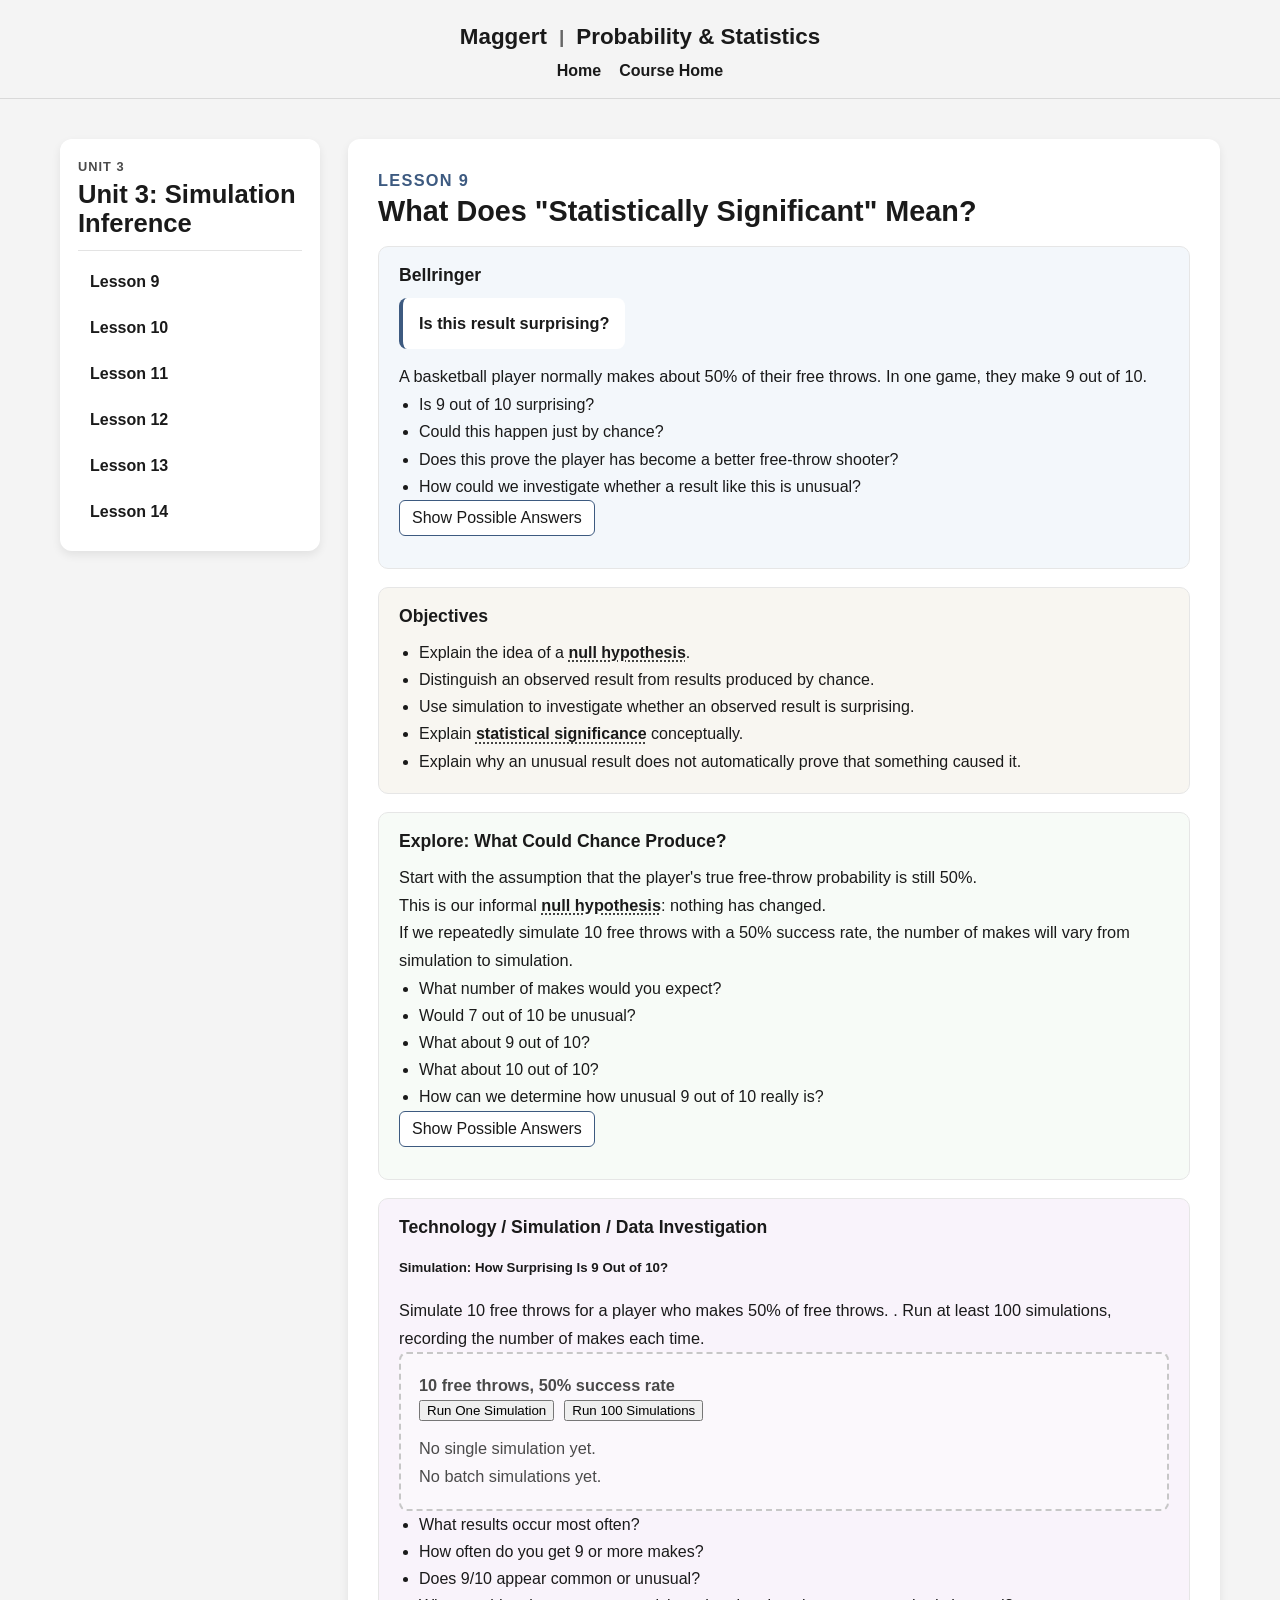
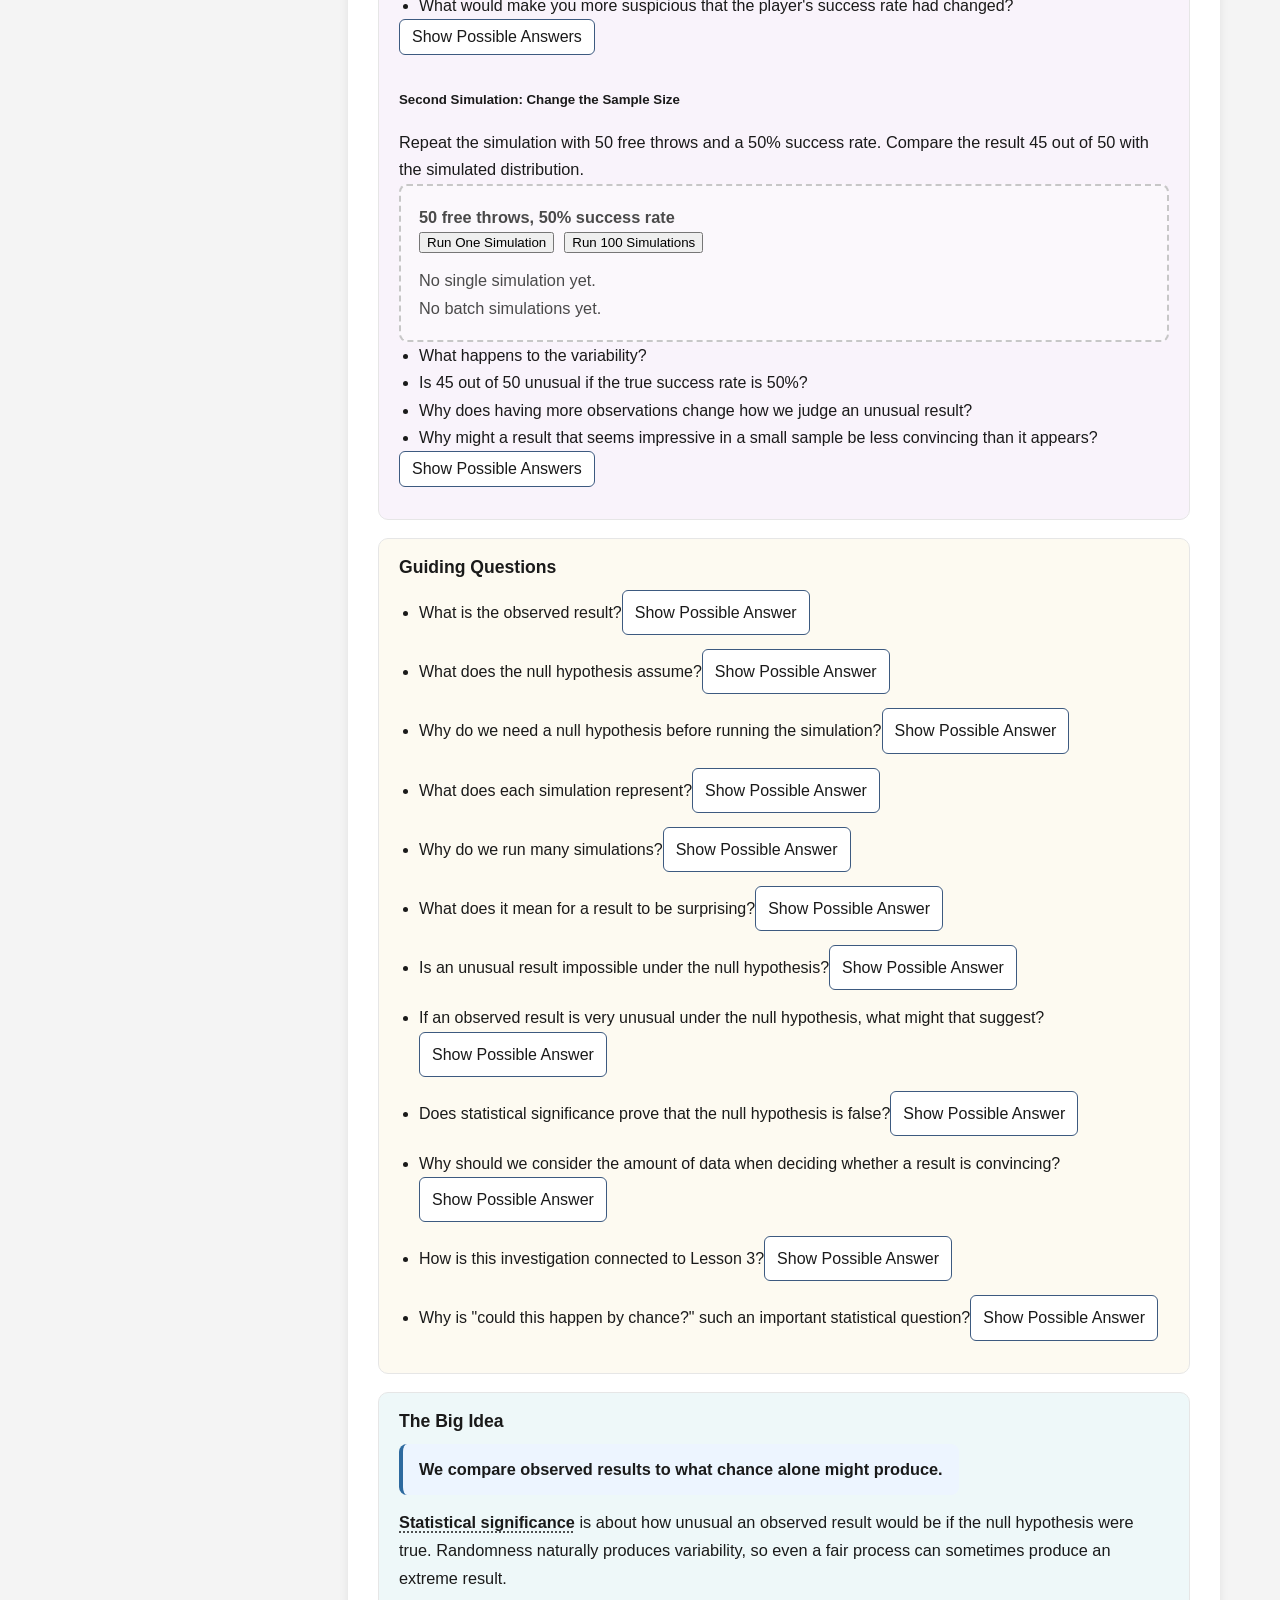
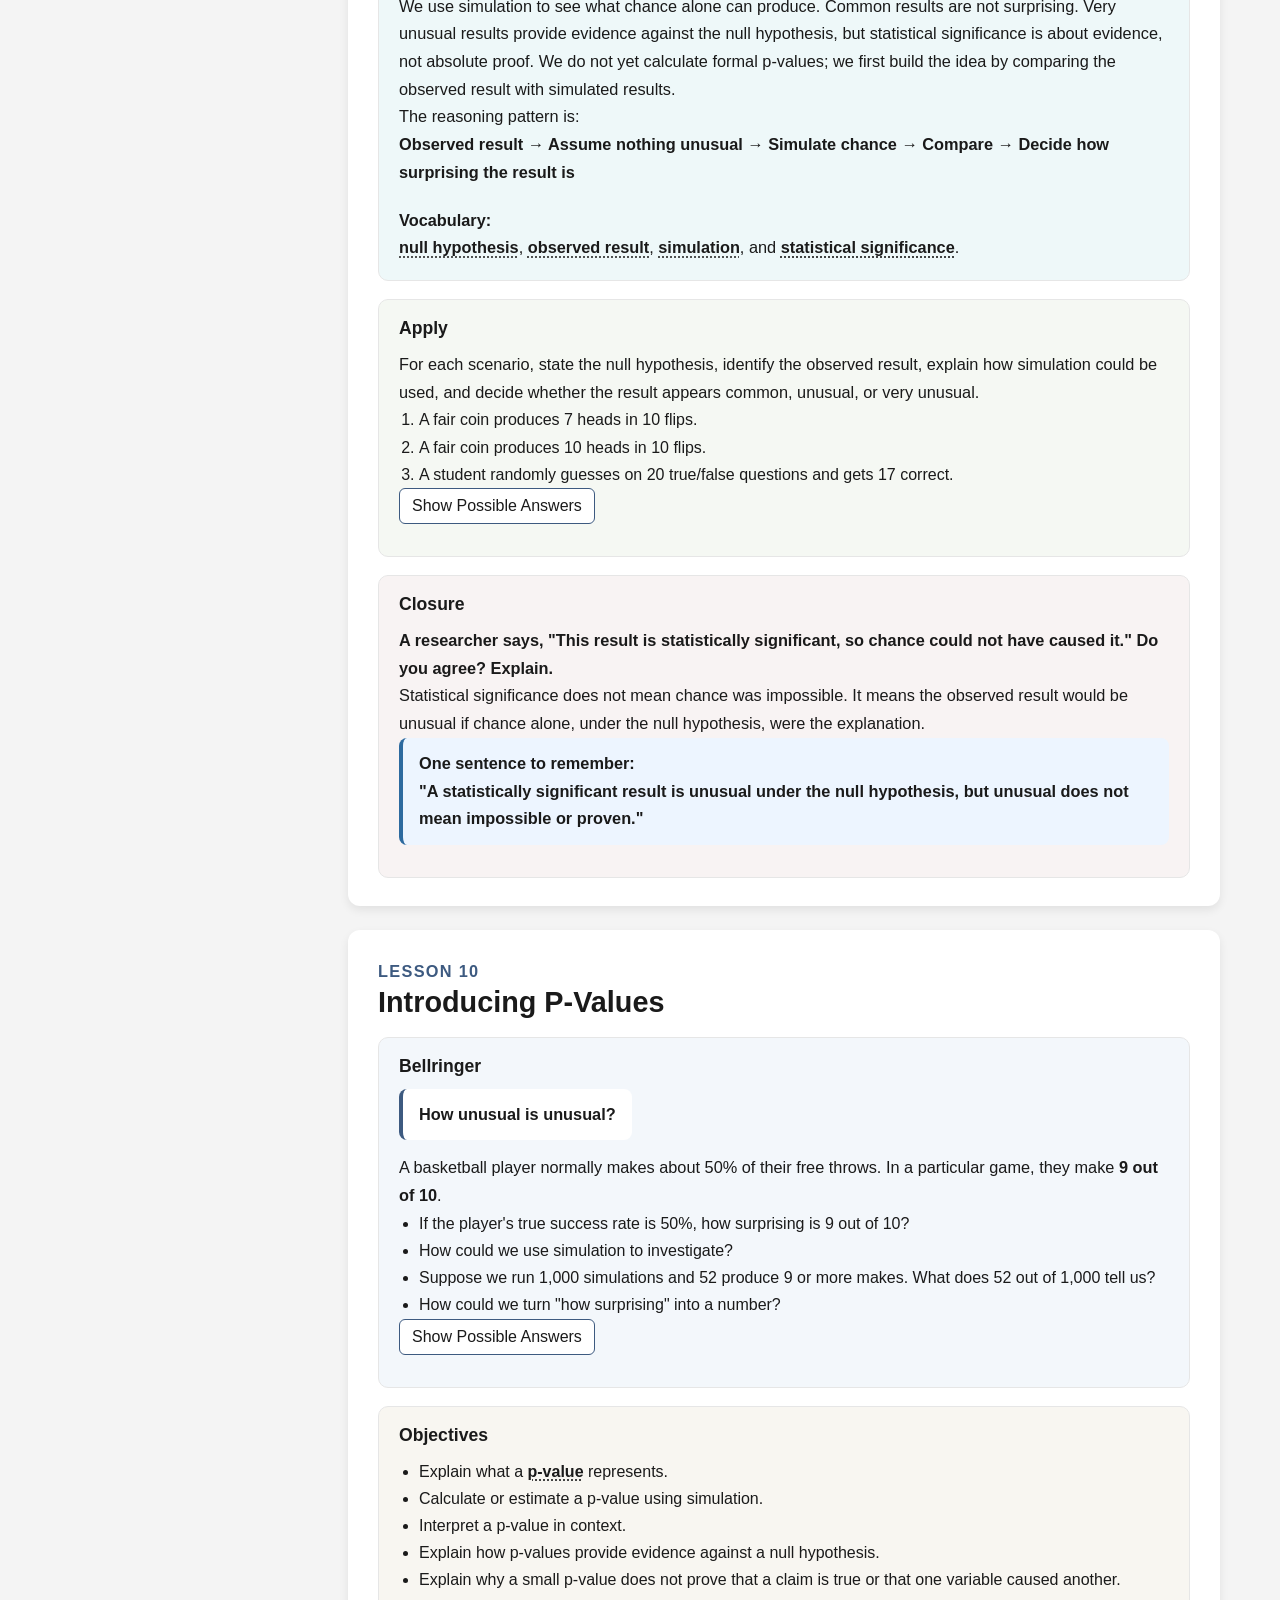
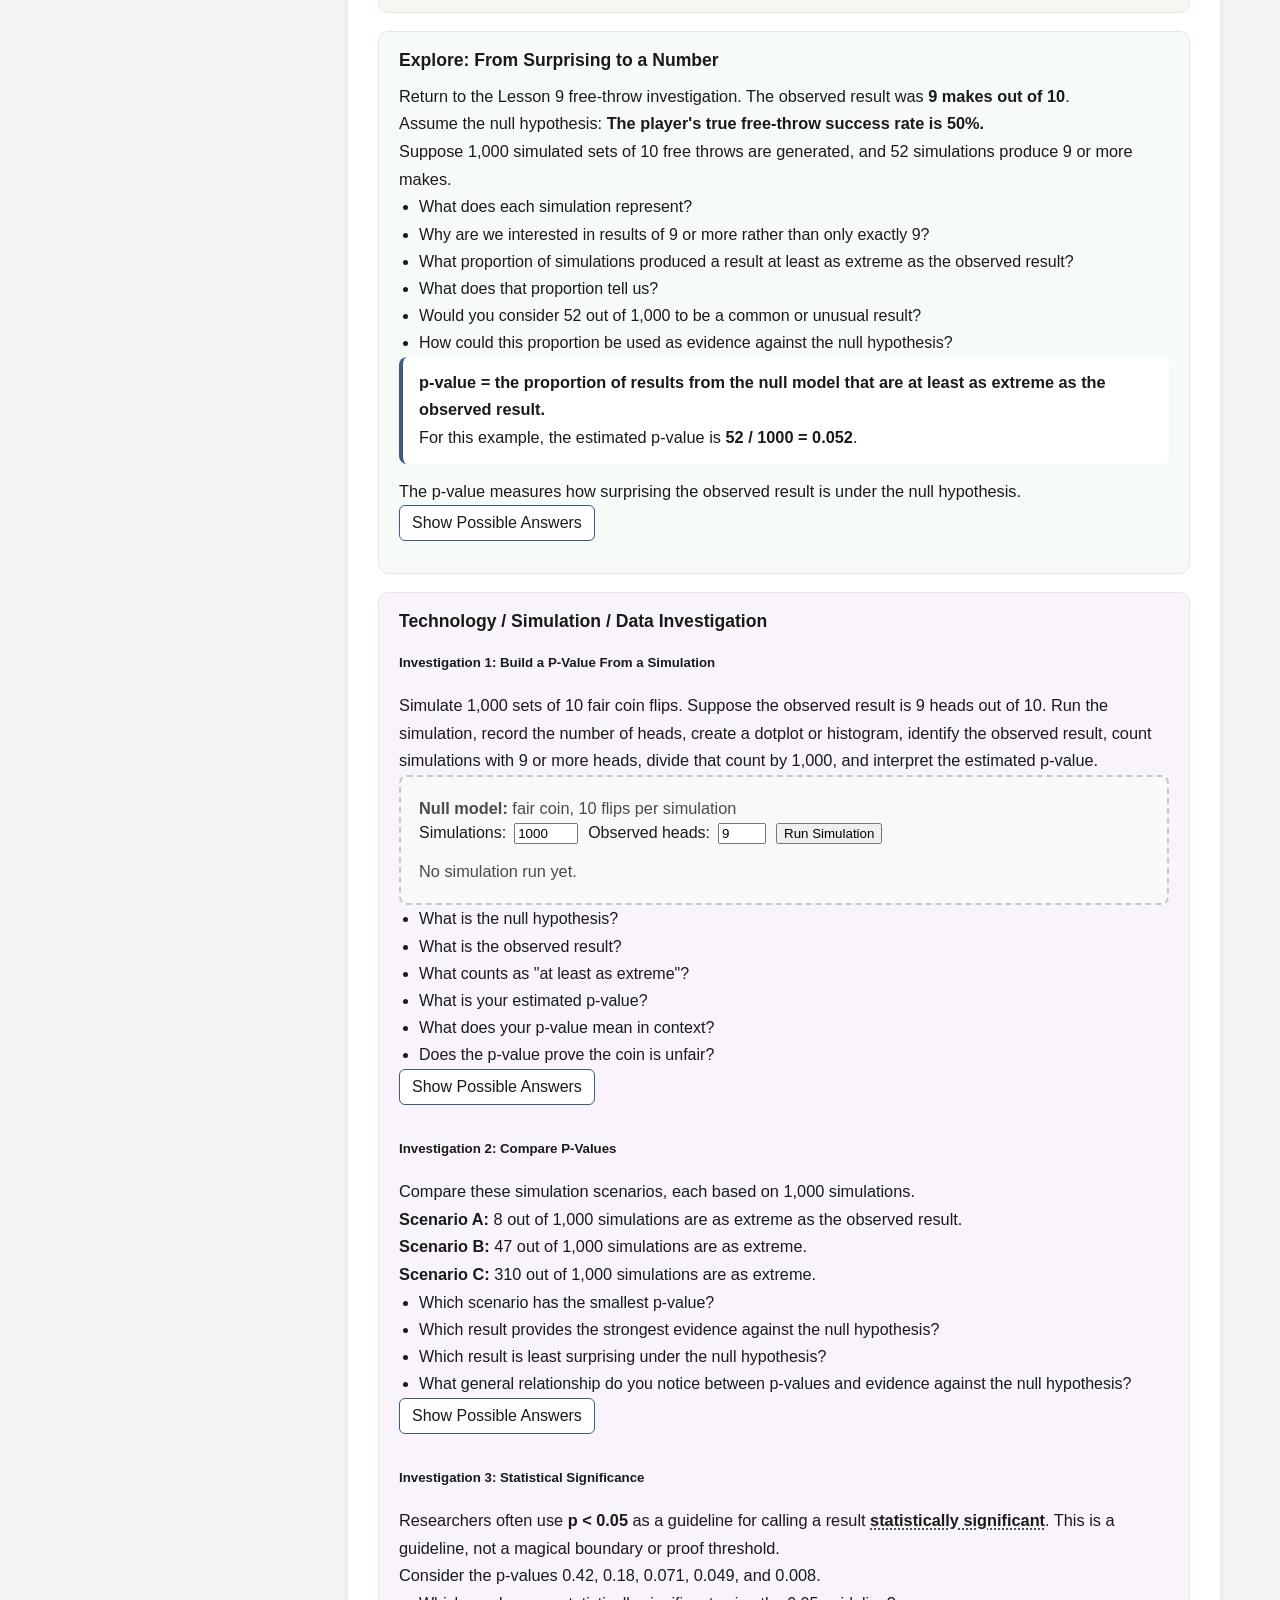
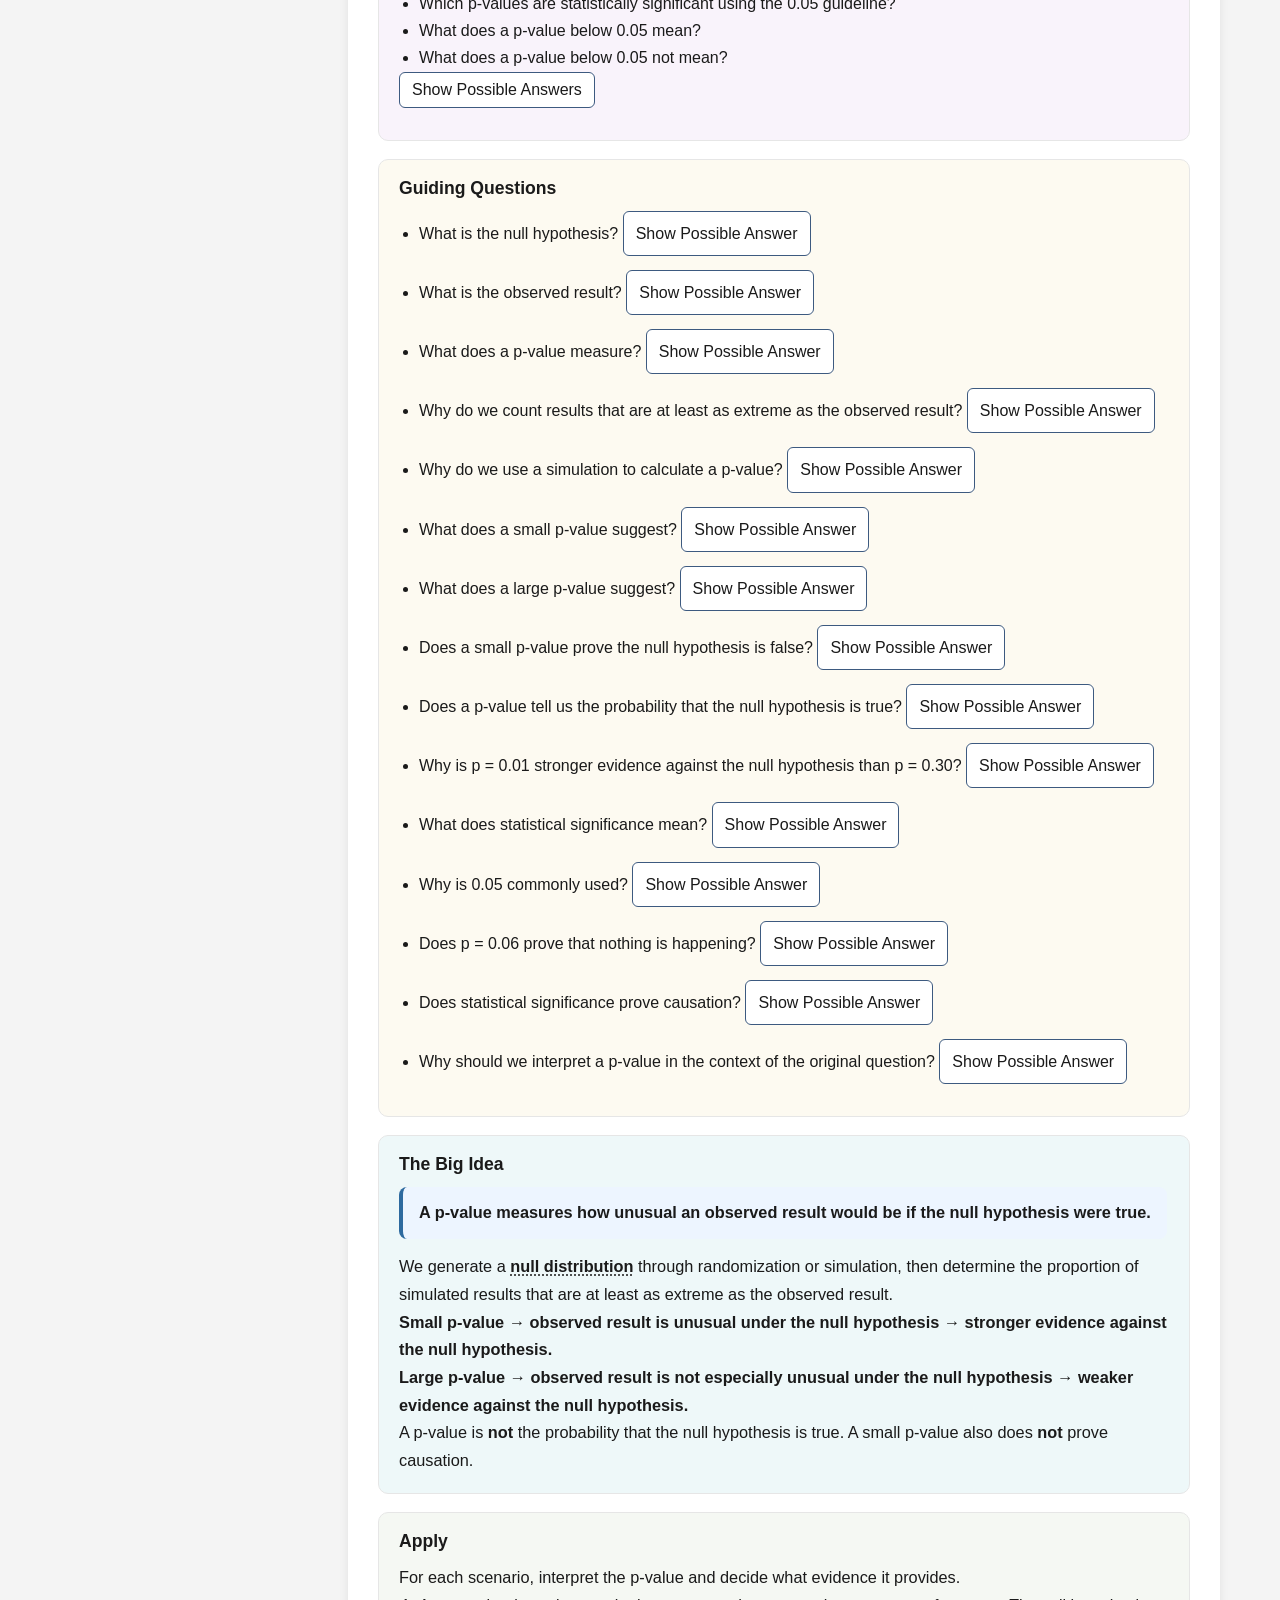
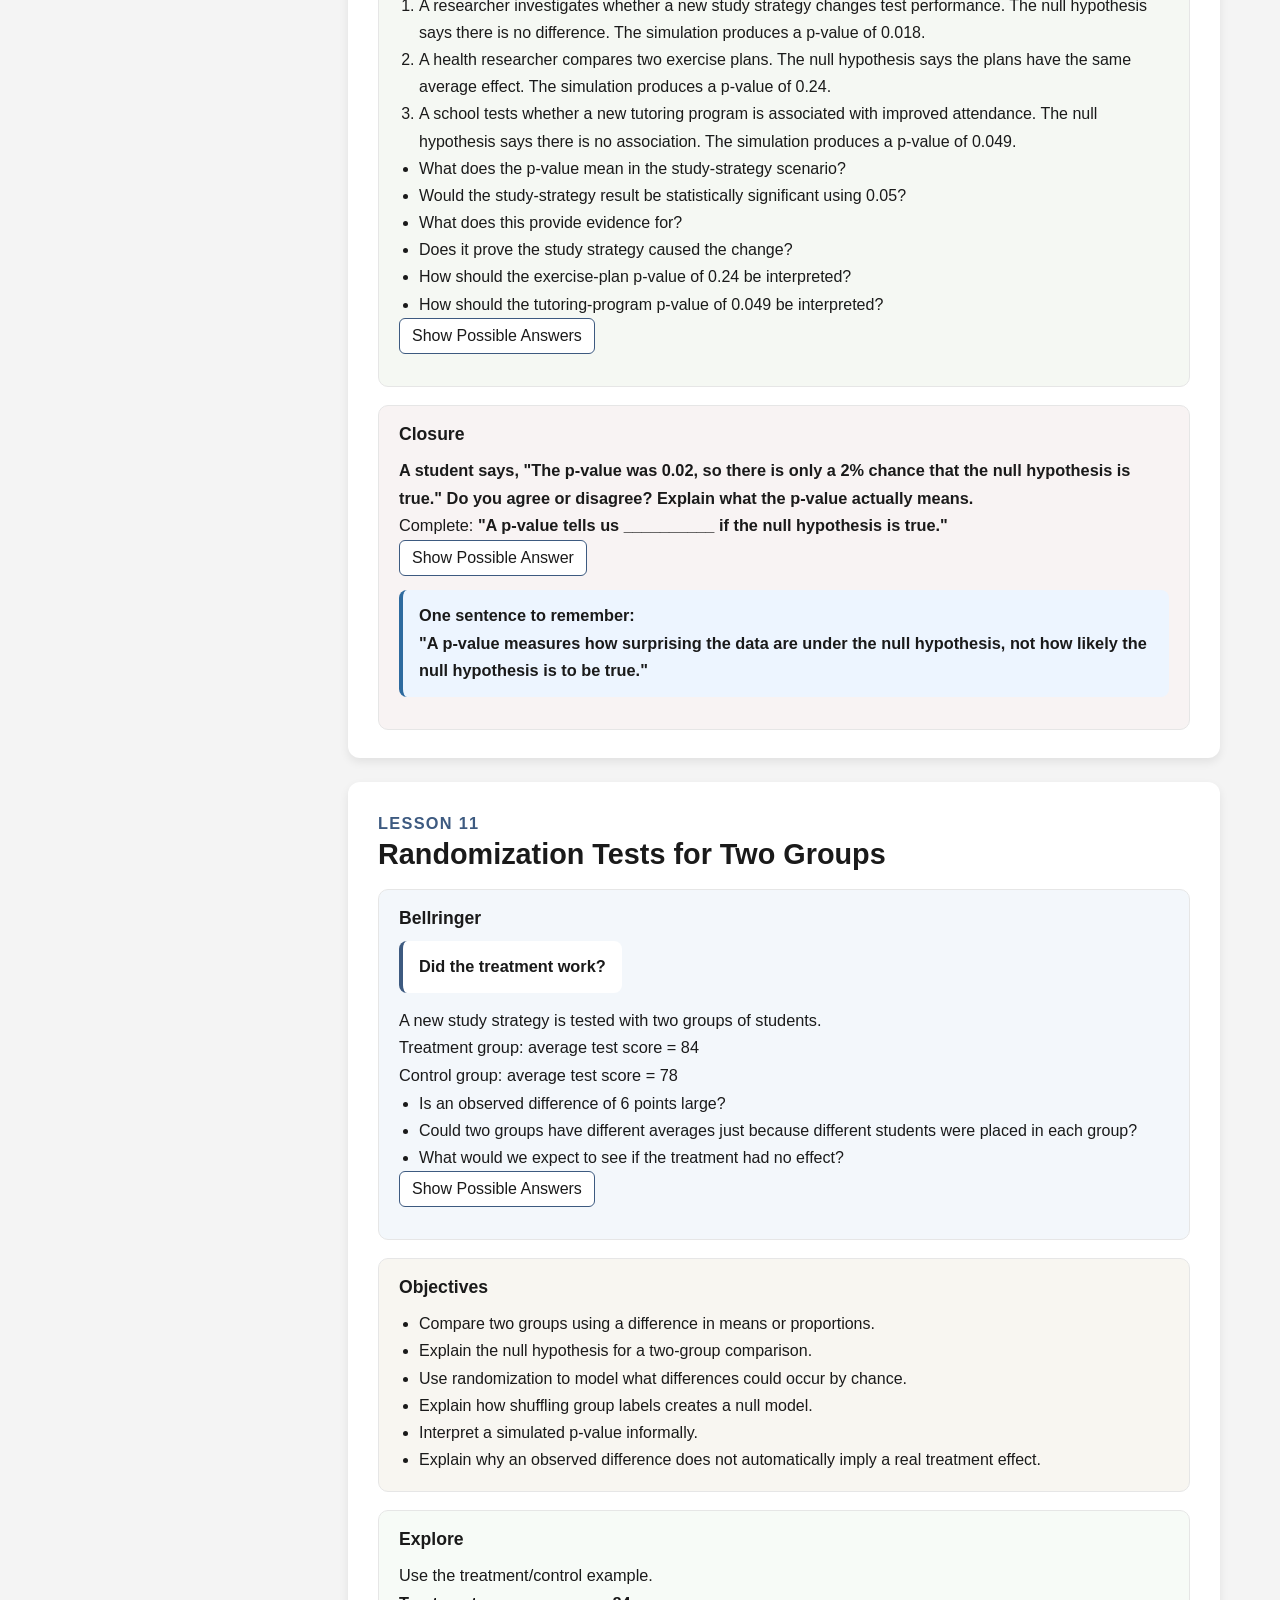
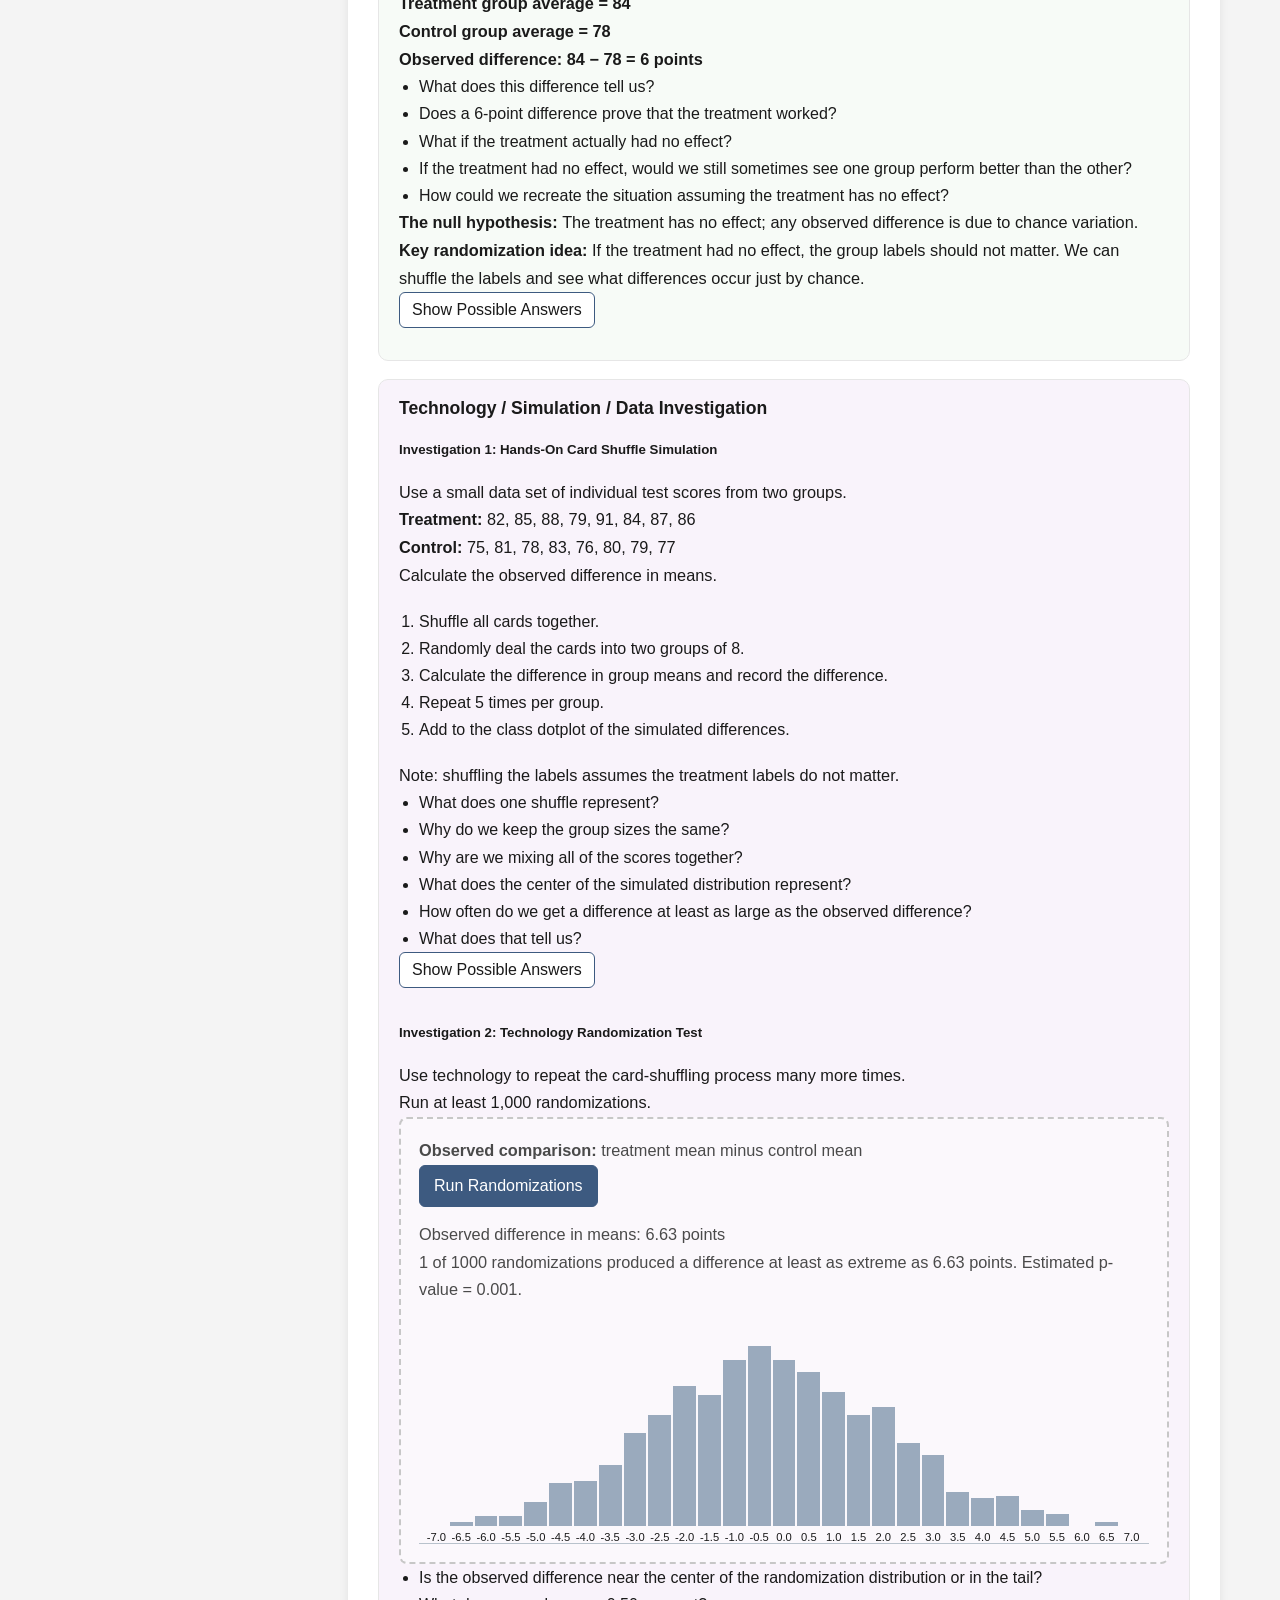
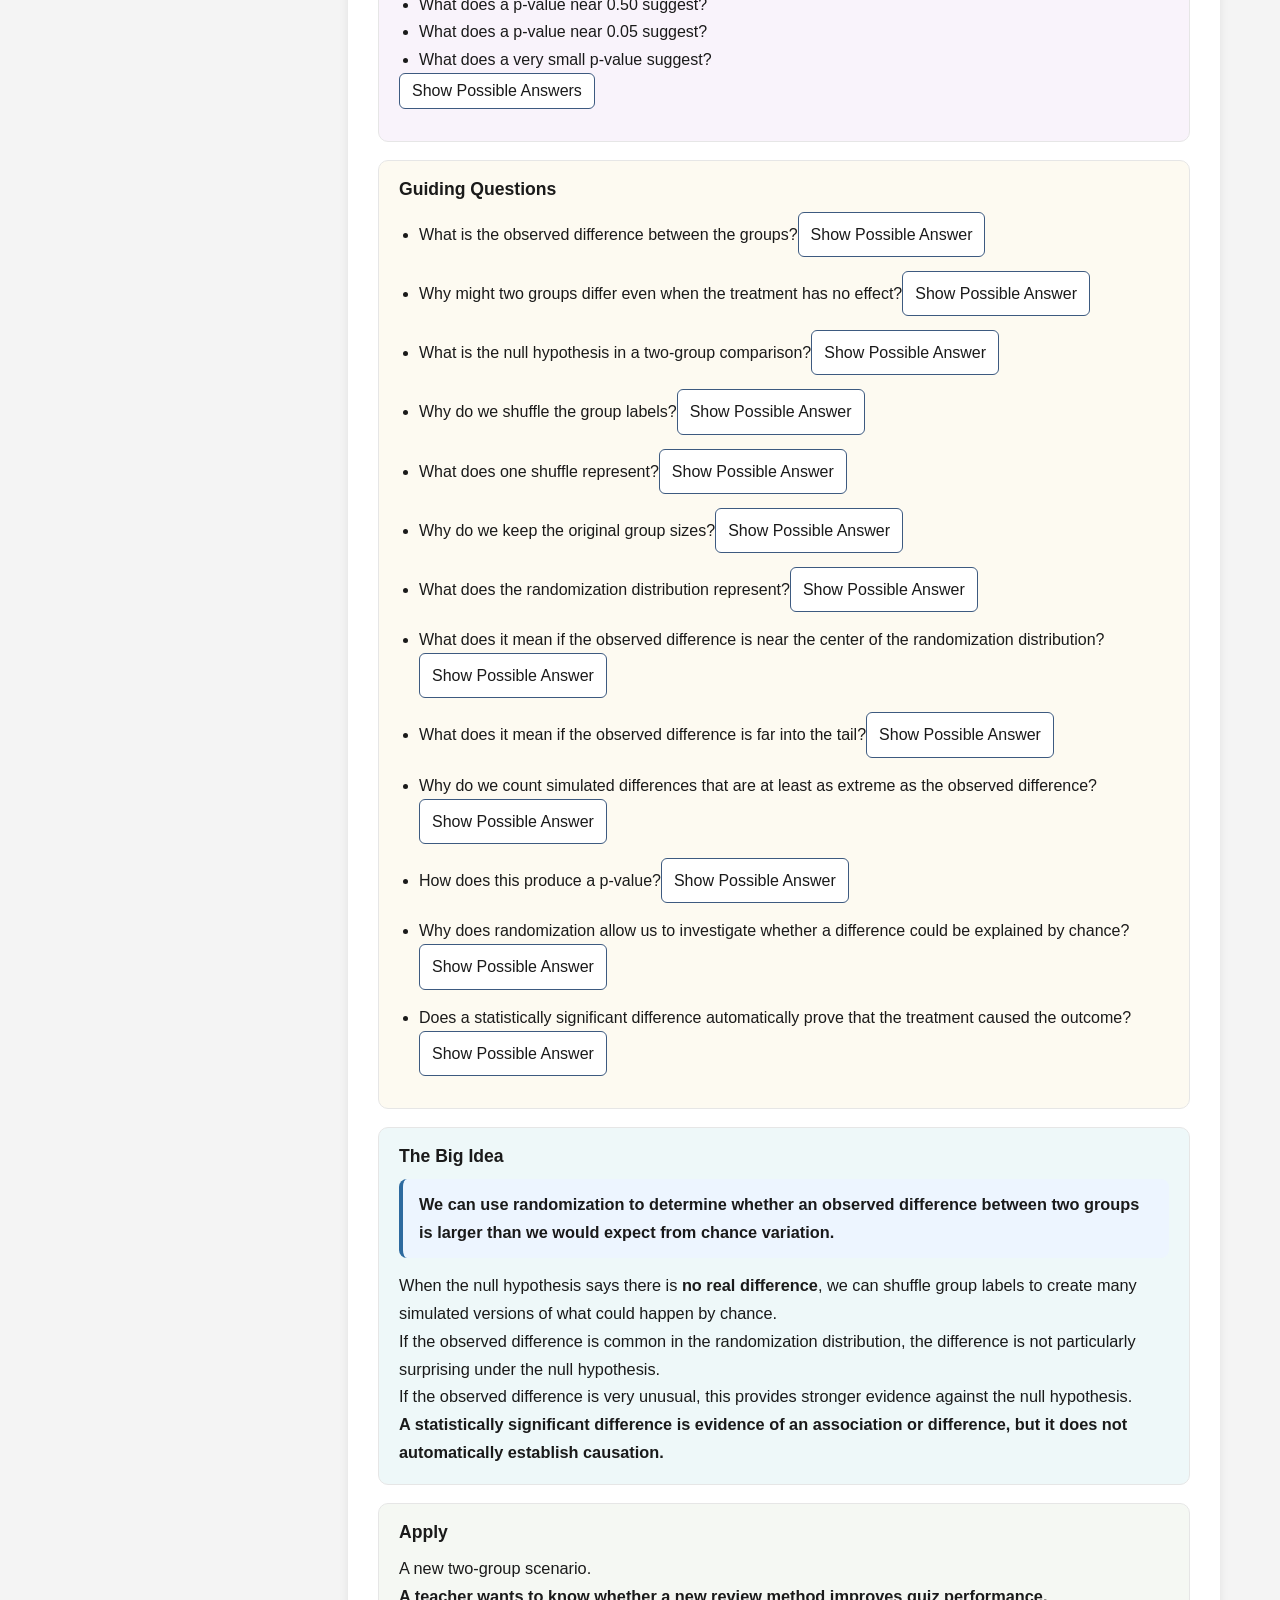
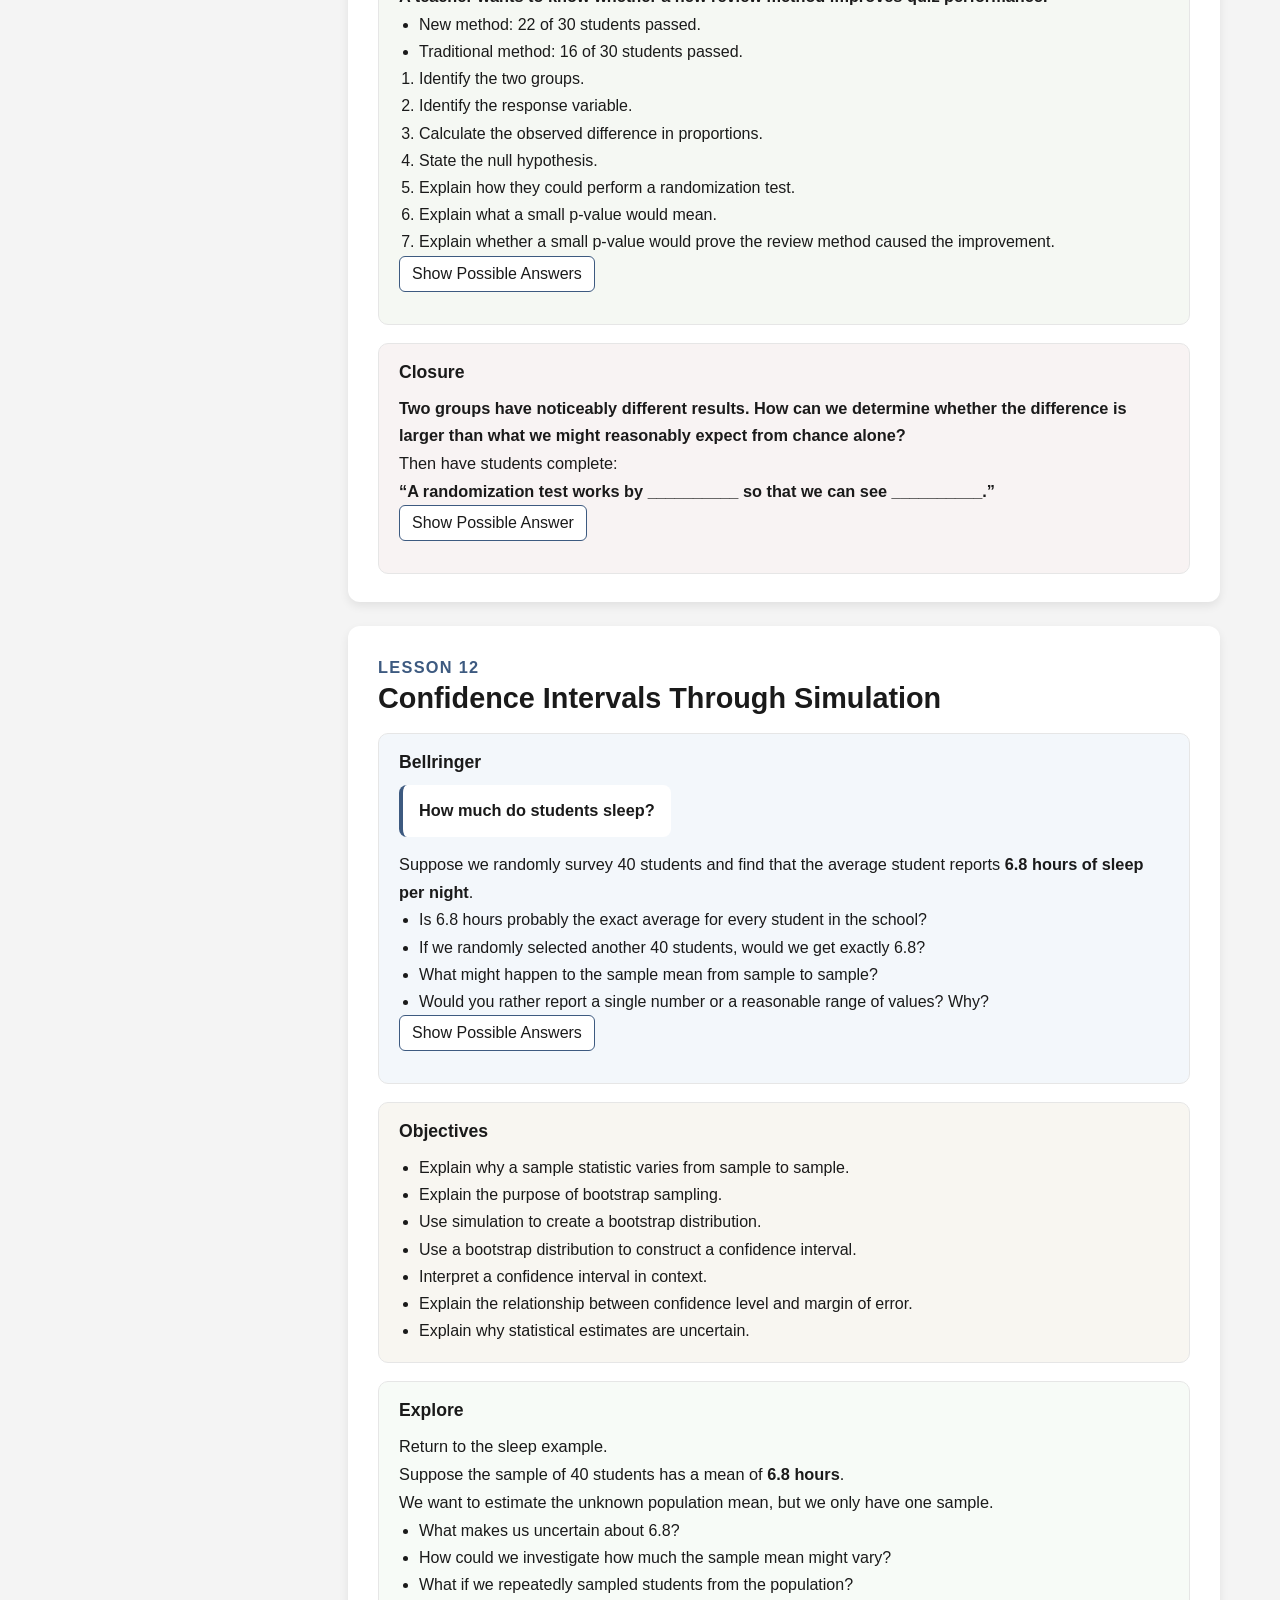
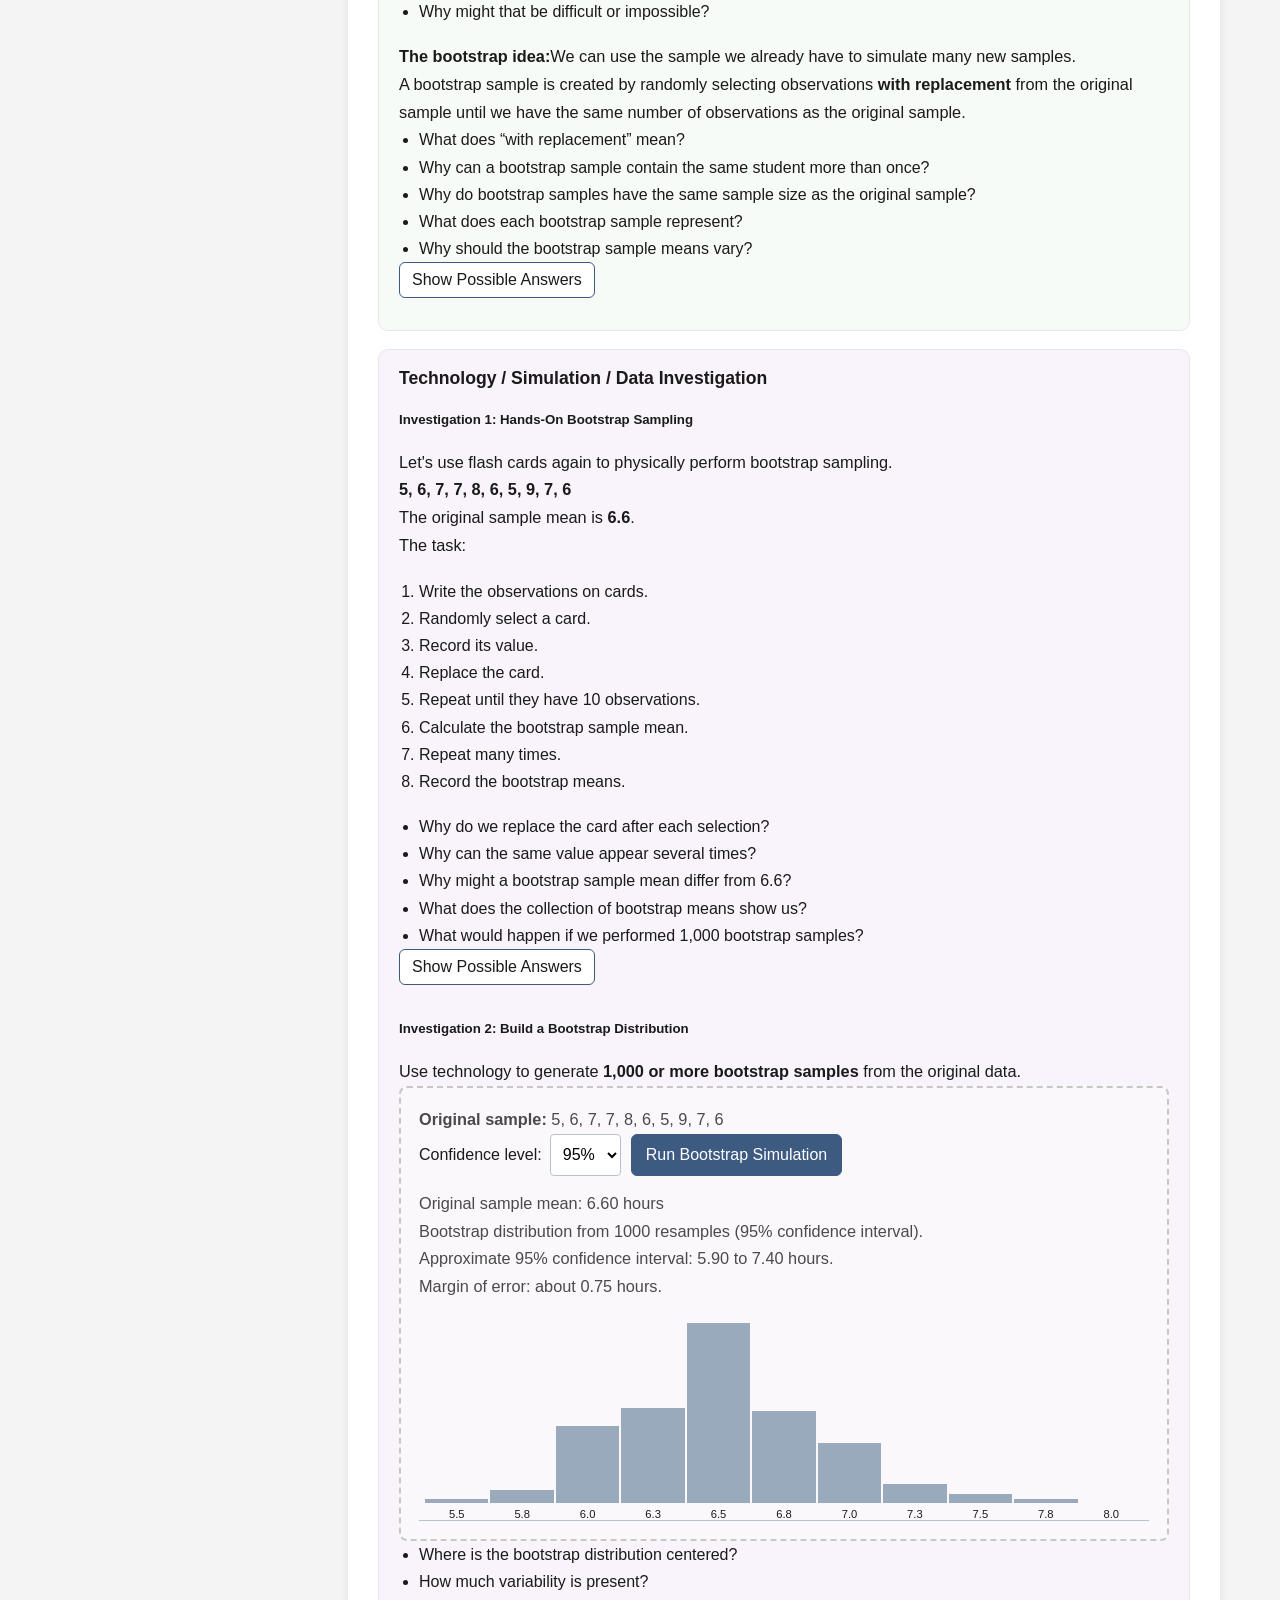
<file: Prob&Stats/unit-3.html>
<!DOCTYPE html>
<html lang="en">
  <head>
    <meta charset="UTF-8" />
    <meta name="viewport" content="width=device-width, initial-scale=1.0" />
    <title>Probability & Statistics - Unit 3: Simulation Inference</title>
    <link rel="stylesheet" href="../css/style.css" />
    <script src="../js/main.js" defer></script>
  </head>
  <body>
    <header class="site-header unit-header">
      <div class="site-branding">
        <span class="brand-name">Maggert</span>
        <span class="brand-separator">|</span>
        <span class="course-name">Probability &amp; Statistics</span>
      </div>

      <nav class="utility-nav" aria-label="Main navigation">
        <a href="../index.html">Home</a>
        <a href="index.html">Course Home</a>
      </nav>
    </header>

    <main class="unit-page">
      <div class="unit-shell">
        <aside class="unit-sidebar" aria-label="Unit 3: Simulation Inference navigation">
          <div class="sidebar-header">
            <p class="sidebar-label">Unit 3</p>
            <h2>Unit 3: Simulation Inference</h2>
          </div>

          <nav class="lesson-nav">
            <a href="#lesson-9">Lesson 9</a>
            <a href="#lesson-10">Lesson 10</a>
            <a href="#lesson-11">Lesson 11</a>
            <a href="#lesson-12">Lesson 12</a>
            <a href="#lesson-13">Lesson 13</a>
            <a href="#lesson-14">Lesson 14</a>
          </nav>
        </aside>

        <div class="unit-content">
        

          <section id="lesson-9" class="lesson">
            <div class="lesson-header">
              <p class="lesson-number">Lesson 9</p>
              <h3>What Does "Statistically Significant" Mean?</h3>
            </div>

            <div class="lesson-section lesson-bellringer">
              <h4>Bellringer</h4>
              <div class="lesson-callout"><p><strong>Is this result surprising?</strong></p></div>
              <p>A basketball player normally makes about 50% of their free throws. In one game, they make 9 out of 10.</p>
              <ul class="lesson-list">
                <li>Is 9 out of 10 surprising?</li>
                <li>Could this happen just by chance?</li>
                <li>Does this prove the player has become a better free-throw shooter?</li>
                <li>How could we investigate whether a result like this is unusual?</li>
              </ul>
              <button type="button" class="answer-toggle" data-answer-target="lesson-9-bellringer-answers" aria-expanded="false">Show Possible Answers</button>
              <div id="lesson-9-bellringer-answers" class="possible-answer" hidden>
                <ul class="lesson-list">
                  <li>9 out of 10 is higher than the player's usual rate, so it may seem surprising. </li>
                  <li>It could still happen by chance, especially in a small sample. </li>
                  <li>It does not prove the player has improved. </li>
                  <li>We could simulate many sets of 10 free throws with a 50% success rate and compare the simulated results with 9 out of 10.</p>
                </ul>
              </div>
            </div>

            <div class="lesson-section lesson-objectives">
              <h4>Objectives</h4>
              <ul class="lesson-list">
                <li>Explain the idea of a <span class="glossary-term" tabindex="0" role="button" aria-expanded="false">null hypothesis<span class="glossary-definition">An informal assumption that nothing unusual or changed is happening.</span></span>.</li>
                <li>Distinguish an observed result from results produced by chance.</li>
                <li>Use simulation to investigate whether an observed result is surprising.</li>
                <li>Explain <span class="glossary-term" tabindex="0" role="button" aria-expanded="false">statistical significance<span class="glossary-definition">Evidence that an observed result would be unusual if the null hypothesis were true.</span></span> conceptually.</li>
                <li>Explain why an unusual result does not automatically prove that something caused it.</li>
              </ul>
            </div>

            <div class="lesson-section lesson-explore">
              <h4>Explore: What Could Chance Produce?</h4>
              <p>Start with the assumption that the player's true free-throw probability is still 50%.</p>
              <p>This is our informal <span class="glossary-term" tabindex="0" role="button" aria-expanded="false">null hypothesis<span class="glossary-definition">The assumption that nothing unusual is happening or that the player's true success rate is still 50%.</span></span>: nothing has changed.</p>
              <p>If we repeatedly simulate 10 free throws with a 50% success rate, the number of makes will vary from simulation to simulation.</p>
              <ul class="lesson-list">
                <li>What number of makes would you expect?</li>
                <li>Would 7 out of 10 be unusual?</li>
                <li>What about 9 out of 10?</li>
                <li>What about 10 out of 10?</li>
                <li>How can we determine how unusual 9 out of 10 really is?</li>
              </ul>
              <button type="button" class="answer-toggle" data-answer-target="lesson-9-explore-answers" aria-expanded="false">Show Possible Answers</button>
              <div id="lesson-9-explore-answers" class="possible-answer" hidden>
                <ul class="lesson-list">
                  <li>We would expect results near 5 makes, although other results can occur.</li>
                  <li>Seven out of 10 is possible and may not be especially unusual.</li>
                  <li>Nine out of 10 and 10 out of 10 should occur less often.</li>
                  <li>We can determine how unusual 9 out of 10 is by simulating many groups of 10 free throws under the 50% assumption and counting how often the simulations produce 9 or more makes.</li>
                </ul>
              </div>
            </div>

            <div class="lesson-section lesson-simulation">
              <h4>Technology / Simulation / Data Investigation</h4>
              <h5>Simulation: How Surprising Is 9 Out of 10?</h5>
              <p>Simulate 10 free throws for a player who makes 50% of free throws. . Run at least 100 simulations, recording the number of makes each time.</p>
              <div class="simulation-widget significance-simulation" data-significance-simulation data-trials="10" data-observed="9">
                <p><strong>10 free throws, 50% success rate</strong></p>
                <div class="simulation-controls">
                  <button type="button" data-action="single">Run One Simulation</button>
                  <button type="button" data-action="batch">Run 100 Simulations</button>
                </div>
                <p data-output="single">No single simulation yet.</p>
                <p data-output="summary">No batch simulations yet.</p>
                <div data-output="chart" class="chart-output" aria-live="polite"></div>
              </div>
              <ul class="lesson-list">
                <li>What results occur most often?</li>
                <li>How often do you get 9 or more makes?</li>
                <li>Does 9/10 appear common or unusual?</li>
                <li>What would make you more suspicious that the player's success rate had changed?</li>
              </ul>
              <button type="button" class="answer-toggle" data-answer-target="lesson-9-simulation-answers" aria-expanded="false">Show Possible Answers</button>
              <div id="lesson-9-simulation-answers" class="possible-answer" hidden>
                <ul class="lesson-list"></ul>
                  <li>Results near 5 makes occur most often.</li>
                  <li>Nine or more makes should occur only occasionally in 100 simulations</li>
                  <li>9/10 appears unusual under the 50% assumption.</li>
                  <li>A much larger number of simulations, repeated real games, or a consistent pattern of results above 50% would make us more suspicious that the success rate had changed.</li>
                </ul>
              </div>

              <h5>Second Simulation: Change the Sample Size</h5>
              <p>Repeat the simulation with 50 free throws and a 50% success rate. Compare the result 45 out of 50 with the simulated distribution.</p>
              <div class="simulation-widget significance-simulation" data-significance-simulation data-trials="50" data-observed="45">
                <p><strong>50 free throws, 50% success rate</strong></p>
                <div class="simulation-controls">
                  <button type="button" data-action="single">Run One Simulation</button>
                  <button type="button" data-action="batch">Run 100 Simulations</button>
                </div>
                <p data-output="single">No single simulation yet.</p>
                <p data-output="summary">No batch simulations yet.</p>
                <div data-output="chart" class="chart-output" aria-live="polite"></div>
              </div>
              <ul class="lesson-list">
                <li>What happens to the variability?</li>
                <li>Is 45 out of 50 unusual if the true success rate is 50%?</li>
                <li>Why does having more observations change how we judge an unusual result?</li>
                <li>Why might a result that seems impressive in a small sample be less convincing than it appears?</li>
              </ul>
              <button type="button" class="answer-toggle" data-answer-target="lesson-9-sample-size-answers" aria-expanded="false">Show Possible Answers</button>
              <div id="lesson-9-sample-size-answers" class="possible-answer" hidden>
                <ul class="lesson-list">
                  <li>The variability is smaller, so the results are more tightly concentrated around 25 out of 50.</li>
                  <li>45 out of 50 is very unusual under a 50% success rate.</li>
                  <li>More observations give us a clearer picture of the long-term rate, so an extreme result in a larger sample is stronger evidence than a similar-looking result from only a few observations.</li>
                  <li>A small sample can produce an impressive result through ordinary chance variation.</li>
                </ul>
              </div>
            </div>

            <div class="lesson-section lesson-questions">
              <h4>Guiding Questions</h4>
              <ul class="lesson-list">
                <li>What is the observed result?<button type="button" class="answer-toggle" data-answer-target="lesson-9-guiding-1" data-show-label="Show Possible Answer" data-hide-label="Hide Possible Answer" aria-expanded="false">Show Possible Answer</button><p id="lesson-9-guiding-1" class="possible-answer" hidden>The observed result is the result we actually saw, such as 9 makes in 10 free throws.</p></li>
                <li>What does the null hypothesis assume?<button type="button" class="answer-toggle" data-answer-target="lesson-9-guiding-2" data-show-label="Show Possible Answer" data-hide-label="Hide Possible Answer" aria-expanded="false">Show Possible Answer</button><p id="lesson-9-guiding-2" class="possible-answer" hidden>It assumes that nothing unusual has changed. In this investigation, the player's true free-throw probability is still 50%.</p></li>
                <li>Why do we need a null hypothesis before running the simulation?<button type="button" class="answer-toggle" data-answer-target="lesson-9-guiding-3" data-show-label="Show Possible Answer" data-hide-label="Hide Possible Answer" aria-expanded="false">Show Possible Answer</button><p id="lesson-9-guiding-3" class="possible-answer" hidden>It gives us a chance-based model to use as a comparison for deciding whether the observed result is unusual.</p></li>
                <li>What does each simulation represent?<button type="button" class="answer-toggle" data-answer-target="lesson-9-guiding-4" data-show-label="Show Possible Answer" data-hide-label="Hide Possible Answer" aria-expanded="false">Show Possible Answer</button><p id="lesson-9-guiding-4" class="possible-answer" hidden>Each simulation represents one possible result if the null hypothesis were true.</p></li>
                <li>Why do we run many simulations?<button type="button" class="answer-toggle" data-answer-target="lesson-9-guiding-5" data-show-label="Show Possible Answer" data-hide-label="Hide Possible Answer" aria-expanded="false">Show Possible Answer</button><p id="lesson-9-guiding-5" class="possible-answer" hidden>Many simulations show the range and frequency of results that chance alone can produce.</p></li>
                <li>What does it mean for a result to be surprising?<button type="button" class="answer-toggle" data-answer-target="lesson-9-guiding-6" data-show-label="Show Possible Answer" data-hide-label="Hide Possible Answer" aria-expanded="false">Show Possible Answer</button><p id="lesson-9-guiding-6" class="possible-answer" hidden>A surprising result occurs rarely in simulations conducted under the null hypothesis.</p></li>
                <li>Is an unusual result impossible under the null hypothesis?<button type="button" class="answer-toggle" data-answer-target="lesson-9-guiding-7" data-show-label="Show Possible Answer" data-hide-label="Hide Possible Answer" aria-expanded="false">Show Possible Answer</button><p id="lesson-9-guiding-7" class="possible-answer" hidden>No. An unusual result can still happen by chance; it is just less common.</p></li>
                <li>If an observed result is very unusual under the null hypothesis, what might that suggest?<button type="button" class="answer-toggle" data-answer-target="lesson-9-guiding-8" data-show-label="Show Possible Answer" data-hide-label="Hide Possible Answer" aria-expanded="false">Show Possible Answer</button><p id="lesson-9-guiding-8" class="possible-answer" hidden>It may suggest that the null hypothesis does not explain the observed result very well and that something may have changed.</p></li>
                <li>Does statistical significance prove that the null hypothesis is false?<button type="button" class="answer-toggle" data-answer-target="lesson-9-guiding-9" data-show-label="Show Possible Answer" data-hide-label="Hide Possible Answer" aria-expanded="false">Show Possible Answer</button><p id="lesson-9-guiding-9" class="possible-answer" hidden>No. Statistical significance is evidence against the null hypothesis, not absolute proof that it is false.</p></li>
                <li>Why should we consider the amount of data when deciding whether a result is convincing?<button type="button" class="answer-toggle" data-answer-target="lesson-9-guiding-10" data-show-label="Show Possible Answer" data-hide-label="Hide Possible Answer" aria-expanded="false">Show Possible Answer</button><p id="lesson-9-guiding-10" class="possible-answer" hidden>Larger samples usually have less random variability, so an unusual result in a larger sample can be more convincing.</p></li>
                <li>How is this investigation connected to Lesson 3?<button type="button" class="answer-toggle" data-answer-target="lesson-9-guiding-11" data-show-label="Show Possible Answer" data-hide-label="Hide Possible Answer" aria-expanded="false">Show Possible Answer</button><p id="lesson-9-guiding-11" class="possible-answer" hidden>Both lessons use simulation to investigate what results are possible when a chance process or null model is assumed.</p></li>
                <li>Why is "could this happen by chance?" such an important statistical question?<button type="button" class="answer-toggle" data-answer-target="lesson-9-guiding-12" data-show-label="Show Possible Answer" data-hide-label="Hide Possible Answer" aria-expanded="false">Show Possible Answer</button><p id="lesson-9-guiding-12" class="possible-answer" hidden>It helps us separate ordinary random variation from results that provide evidence that something unusual may be happening.</p></li>
              </ul>
            </div>

            <div class="lesson-section lesson-big-idea">
              <h4>The Big Idea</h4>
              <div class="lesson-callout emphasis"><p><strong>We compare observed results to what chance alone might produce.</strong></p></div>
              <p><span class="glossary-term" tabindex="0" role="button" aria-expanded="false">Statistical significance<span class="glossary-definition">Evidence that an observed result would be unusual if the null hypothesis were true.</span></span> is about how unusual an observed result would be if the null hypothesis were true. Randomness naturally produces variability, so even a fair process can sometimes produce an extreme result.</p>
              <p>We use simulation to see what chance alone can produce. Common results are not surprising. Very unusual results provide evidence against the null hypothesis, but statistical significance is about evidence, not absolute proof. We do not yet calculate formal p-values; we first build the idea by comparing the observed result with simulated results.</p>
              <p>The reasoning pattern is:</p>
              <p><strong>Observed result &rarr; Assume nothing unusual &rarr; Simulate chance &rarr; Compare &rarr; Decide how surprising the result is</strong></p>
              <div style="margin-top: 20px;"><p><strong>Vocabulary:</strong></p><p><span class="glossary-term" tabindex="0" role="button" aria-expanded="false">null hypothesis<span class="glossary-definition">The assumption that nothing unusual or changed is happening.</span></span>, <span class="glossary-term" tabindex="0" role="button" aria-expanded="false">observed result<span class="glossary-definition">The result actually seen in the data.</span></span>, <span class="glossary-term" tabindex="0" role="button" aria-expanded="false">simulation<span class="glossary-definition">A model or repeated random process used to investigate what results chance can produce.</span></span>, and <span class="glossary-term" tabindex="0" role="button" aria-expanded="false">statistical significance<span class="glossary-definition">Evidence that a result is unusual under the null hypothesis.</span></span>.</p></div>
            </div>

            <div class="lesson-section lesson-apply">
              <h4>Apply</h4>
              <p>For each scenario, state the null hypothesis, identify the observed result, explain how simulation could be used, and decide whether the result appears common, unusual, or very unusual.</p>
              <ol class="lesson-list lesson-ordered-list">
                <li>A fair coin produces 7 heads in 10 flips.</li>
                <li>A fair coin produces 10 heads in 10 flips.</li>
                <li>A student randomly guesses on 20 true/false questions and gets 17 correct.</li>
              </ol>
              <button type="button" class="answer-toggle" data-answer-target="lesson-9-apply-answers" aria-expanded="false">Show Possible Answers</button>
              <div id="lesson-9-apply-answers" class="possible-answer" hidden>
                <p><strong>1.</strong> The null hypothesis is that the coin is fair. The observed result is 7 heads in 10 flips. Simulate many sets of 10 fair flips and count how often 7 or more heads occur. This result is possible and fairly common, so it would usually be described as common or not especially surprising.</p>
                <p><strong>2.</strong> The null hypothesis is that the coin is fair. The observed result is 10 heads in 10 flips. Simulate many sets of 10 fair flips and count how often all 10 are heads. This result is very unusual under the null hypothesis, although it is not impossible.</p>
                <p><strong>3.</strong> The null hypothesis is that the student is guessing randomly, so each answer has a 50% chance of being correct. The observed result is 17 correct out of 20. Simulate many groups of 20 random true/false guesses and count how often 17 or more are correct. This result would generally be unusual or very unusual and may provide evidence that random guessing is not the whole explanation.</p>
              </div>
            </div>

            <div class="lesson-section lesson-closure">
              <h4>Closure</h4>
              <p><strong>A researcher says, "This result is statistically significant, so chance could not have caused it." Do you agree? Explain.</strong></p>
              <p>Statistical significance does not mean chance was impossible. It means the observed result would be unusual if chance alone, under the null hypothesis, were the explanation.</p>
              <div class="lesson-callout emphasis"><p><strong>One sentence to remember:</strong></p><p><strong>"A statistically significant result is unusual under the null hypothesis, but unusual does not mean impossible or proven."</strong></p></div>
            </div>
          </section>

          <section id="lesson-10" class="lesson">
            <div class="lesson-header">
              <p class="lesson-number">Lesson 10</p>
              <h3>Introducing P-Values</h3>
            </div>

            <div class="lesson-section lesson-bellringer">
              <h4>Bellringer</h4>
              <div class="lesson-callout"><p><strong>How unusual is unusual?</strong></p></div>
              <p>A basketball player normally makes about 50% of their free throws. In a particular game, they make <strong>9 out of 10</strong>.</p>
              <ul class="lesson-list">
                <li>If the player's true success rate is 50%, how surprising is 9 out of 10?</li>
                <li>How could we use simulation to investigate?</li>
                <li>Suppose we run 1,000 simulations and 52 produce 9 or more makes. What does 52 out of 1,000 tell us?</li>
                <li>How could we turn "how surprising" into a number?</li>
              </ul>
              <button type="button" class="answer-toggle" data-answer-target="lesson-10-bellringer-answers" aria-expanded="false">Show Possible Answers</button>
              <div id="lesson-10-bellringer-answers" class="possible-answer" hidden>
                <ul class="lesson-list">
                  <li>It is somewhat unusual because 9 makes is far above the expected 5 makes.</li>
                  <li>Simulate many sets of 10 free throws with a 50% success rate and compare the simulated results with 9 makes.</li>
                  <li>About 52 out of every 1,000 null-model simulations produced a result at least as extreme, so the estimated proportion is 0.052.</li>
                  <li>We can count the simulated results at least as extreme as the observed result and divide by the total number of simulations.</li>
                </ul>
              </div>
            </div>

            <div class="lesson-section lesson-objectives">
              <h4>Objectives</h4>
              <ul class="lesson-list">
                <li>Explain what a <span class="glossary-term" tabindex="0" role="button" aria-expanded="false">p-value<span class="glossary-definition">The proportion of results from the null model that are at least as extreme as the observed result.</span></span> represents.</li>
                <li>Calculate or estimate a p-value using simulation.</li>
                <li>Interpret a p-value in context.</li>
                <li>Explain how p-values provide evidence against a null hypothesis.</li>
                <li>Explain why a small p-value does not prove that a claim is true or that one variable caused another.</li>
              </ul>
            </div>

            <div class="lesson-section lesson-explore">
              <h4>Explore: From Surprising to a Number</h4>
              <p>Return to the Lesson 9 free-throw investigation. The observed result was <strong>9 makes out of 10</strong>.</p>
              <p>Assume the null hypothesis: <strong>The player's true free-throw success rate is 50%.</strong></p>
              <p>Suppose 1,000 simulated sets of 10 free throws are generated, and 52 simulations produce 9 or more makes.</p>
              <ul class="lesson-list">
                <li>What does each simulation represent?</li>
                <li>Why are we interested in results of 9 or more rather than only exactly 9?</li>
                <li>What proportion of simulations produced a result at least as extreme as the observed result?</li>
                <li>What does that proportion tell us?</li>
                <li>Would you consider 52 out of 1,000 to be a common or unusual result?</li>
                <li>How could this proportion be used as evidence against the null hypothesis?</li>
              </ul>
              <div class="lesson-callout"><p><strong>p-value = the proportion of results from the null model that are at least as extreme as the observed result.</strong></p><p>For this example, the estimated p-value is <strong>52 / 1000 = 0.052</strong>.</p></div>
              <p>The p-value measures how surprising the observed result is under the null hypothesis.</p>
              <button type="button" class="answer-toggle" data-answer-target="lesson-10-explore-answers" aria-expanded="false">Show Possible Answers</button>
              <div id="lesson-10-explore-answers" class="possible-answer" hidden>
                <ul class="lesson-list">
                  <li>Each simulation represents one possible result if the player's true success rate were 50%.</li>
                  <li>Results of 9 or more are at least as extreme as 9, so counting them includes results even farther from what the null hypothesis predicts.</li>
                  <li>The proportion is 52 / 1000 = 0.052.</li>
                  <li>It estimates how often chance alone would produce a result at least this extreme under the null hypothesis.</li>
                  <li>It is an unusual result because only about 5.2% of the simulations were at least this extreme.</li>
                  <li>A small proportion provides evidence that the null hypothesis may not explain the observed result well, although it does not prove the null hypothesis false.</li>
                </ul>
              </div>
            </div>

            <div class="lesson-section lesson-simulation">
              <h4>Technology / Simulation / Data Investigation</h4>
              <h5>Investigation 1: Build a P-Value From a Simulation</h5>
              <p>Simulate 1,000 sets of 10 fair coin flips. Suppose the observed result is 9 heads out of 10. Run the simulation, record the number of heads, create a dotplot or histogram, identify the observed result, count simulations with 9 or more heads, divide that count by 1,000, and interpret the estimated p-value.</p>
              <div class="simulation-widget p-value-simulation" data-p-value-simulation data-trials="10" data-observed="9" data-simulation-count="1000">
                <p><strong>Null model:</strong> fair coin, 10 flips per simulation</p>
                <div class="simulation-controls">
                  <label for="lesson-10-simulation-count">Simulations: <input id="lesson-10-simulation-count" type="number" min="100" max="5000" step="100" value="1000"></label>
                  <label for="lesson-10-observed">Observed heads: <input id="lesson-10-observed" type="number" min="0" max="10" step="1" value="9"></label>
                  <button type="button" data-action="run-p-value">Run Simulation</button>
                </div>
                <p data-output="p-value-summary">No simulation run yet.</p>
                <div data-output="p-value-chart" class="chart-output" aria-live="polite"></div>
              </div>
              <ul class="lesson-list">
                <li>What is the null hypothesis?</li>
                <li>What is the observed result?</li>
                <li>What counts as "at least as extreme"?</li>
                <li>What is your estimated p-value?</li>
                <li>What does your p-value mean in context?</li>
                <li>Does the p-value prove the coin is unfair?</li>
              </ul>
              <button type="button" class="answer-toggle" data-answer-target="lesson-10-investigation-1-answers" aria-expanded="false">Show Possible Answers</button>
              <div id="lesson-10-investigation-1-answers" class="possible-answer" hidden>
                <ul class="lesson-list">
                  <li>The null hypothesis is that the coin is fair, so each flip has a 50% chance of heads.</li>
                  <li>The observed result is 9 heads out of 10 flips.</li>
                  <li>Results with 9 or 10 heads are at least as extreme as 9 heads in the high direction.</li>
                  <li>Your estimated p-value is the number of simulations with 9 or more heads divided by the total number of simulations.</li>
                  <li>It estimates how often a fair coin would produce at least 9 heads in 10 flips.</li>
                  <li>No. A small p-value provides evidence against fairness, but it does not prove the coin is unfair.</li>
                </ul>
              </div>

              <h5>Investigation 2: Compare P-Values</h5>
              <p>Compare these simulation scenarios, each based on 1,000 simulations.</p>
              <p><strong>Scenario A:</strong> 8 out of 1,000 simulations are as extreme as the observed result.</p>
              <p><strong>Scenario B:</strong> 47 out of 1,000 simulations are as extreme.</p>
              <p><strong>Scenario C:</strong> 310 out of 1,000 simulations are as extreme.</p>
              <ul class="lesson-list">
                <li>Which scenario has the smallest p-value?</li>
                <li>Which result provides the strongest evidence against the null hypothesis?</li>
                <li>Which result is least surprising under the null hypothesis?</li>
                <li>What general relationship do you notice between p-values and evidence against the null hypothesis?</li>
              </ul>
              <button type="button" class="answer-toggle" data-answer-target="lesson-10-investigation-2-answers" aria-expanded="false">Show Possible Answers</button>
              <div id="lesson-10-investigation-2-answers" class="possible-answer" hidden>
                <ul class="lesson-list">
                  <li>Scenario A has the smallest p-value: 8 / 1000 = 0.008.</li>
                  <li>Scenario A provides the strongest evidence because its observed result is most unusual under the null hypothesis.</li>
                  <li>Scenario C is least surprising because 31% of simulations were at least as extreme.</li>
                  <li>Smaller p-values correspond to more unusual results and stronger evidence against the null hypothesis.</li>
                </ul>
              </div>

              <h5>Investigation 3: Statistical Significance</h5>
              <p>Researchers often use <strong>p &lt; 0.05</strong> as a guideline for calling a result <span class="glossary-term" tabindex="0" role="button" aria-expanded="false">statistically significant<span class="glossary-definition">A result considered sufficiently unusual under the null hypothesis to provide notable evidence against it.</span></span>. This is a guideline, not a magical boundary or proof threshold.</p>
              <p>Consider the p-values 0.42, 0.18, 0.071, 0.049, and 0.008.</p>
              <ul class="lesson-list">
                <li>Which p-values are statistically significant using the 0.05 guideline?</li>
                <li>What does a p-value below 0.05 mean?</li>
                <li>What does a p-value below 0.05 not mean?</li>
              </ul>
              <button type="button" class="answer-toggle" data-answer-target="lesson-10-investigation-3-answers" aria-expanded="false">Show Possible Answers</button>
              <div id="lesson-10-investigation-3-answers" class="possible-answer" hidden>
                <ul class="lesson-list">
                  <li>The statistically significant values are 0.049 and 0.008 because they are below 0.05.</li>
                  <li>It means the result would be fairly unusual if the null hypothesis were true.</li>
                  <li>It does not mean there is less than a 5% chance that the null hypothesis is true, and it does not prove causation.</li>
                </ul>
              </div>
            </div>

            <div class="lesson-section lesson-questions">
              <h4>Guiding Questions</h4>
<ul class="lesson-list">
  <li>
    What is the null hypothesis?
    <button type="button" class="answer-toggle"
      data-answer-target="lesson-10-guiding-1"
      data-show-label="Show Possible Answer"
      data-hide-label="Hide Possible Answer"
      aria-expanded="false">Show Possible Answer</button>
    <div id="lesson-10-guiding-1" class="possible-answer" hidden>
      The null hypothesis is the assumption about the ordinary or chance process being used for comparison.
    </div>
  </li>

  <li>
    What is the observed result?
    <button type="button" class="answer-toggle"
      data-answer-target="lesson-10-guiding-2"
      data-show-label="Show Possible Answer"
      data-hide-label="Hide Possible Answer"
      aria-expanded="false">Show Possible Answer</button>
    <div id="lesson-10-guiding-2" class="possible-answer" hidden>
      The observed result is the result actually seen in the data.
    </div>
  </li>

  <li>
    What does a p-value measure?
    <button type="button" class="answer-toggle"
      data-answer-target="lesson-10-guiding-3"
      data-show-label="Show Possible Answer"
      data-hide-label="Hide Possible Answer"
      aria-expanded="false">Show Possible Answer</button>
    <div id="lesson-10-guiding-3" class="possible-answer" hidden>
      A p-value is the proportion of null-model results at least as extreme as the observed result.
    </div>
  </li>

  <li>
    Why do we count results that are at least as extreme as the observed result?
    <button type="button" class="answer-toggle"
      data-answer-target="lesson-10-guiding-4"
      data-show-label="Show Possible Answer"
      data-hide-label="Hide Possible Answer"
      aria-expanded="false">Show Possible Answer</button>
    <div id="lesson-10-guiding-4" class="possible-answer" hidden>
      Counting all results at least as extreme measures how often chance produces a result this unusual or more unusual.
    </div>
  </li>

  <li>
    Why do we use a simulation to calculate a p-value?
    <button type="button" class="answer-toggle"
      data-answer-target="lesson-10-guiding-5"
      data-show-label="Show Possible Answer"
      data-hide-label="Hide Possible Answer"
      aria-expanded="false">Show Possible Answer</button>
    <div id="lesson-10-guiding-5" class="possible-answer" hidden>
      Simulation creates a null distribution showing what results chance alone can produce.
    </div>
  </li>

  <li>
    What does a small p-value suggest?
    <button type="button" class="answer-toggle"
      data-answer-target="lesson-10-guiding-6"
      data-show-label="Show Possible Answer"
      data-hide-label="Hide Possible Answer"
      aria-expanded="false">Show Possible Answer</button>
    <div id="lesson-10-guiding-6" class="possible-answer" hidden>
      A small p-value suggests the observed result is unusual under the null hypothesis and provides stronger evidence against it.
    </div>
  </li>

  <li>
    What does a large p-value suggest?
    <button type="button" class="answer-toggle"
      data-answer-target="lesson-10-guiding-7"
      data-show-label="Show Possible Answer"
      data-hide-label="Hide Possible Answer"
      aria-expanded="false">Show Possible Answer</button>
    <div id="lesson-10-guiding-7" class="possible-answer" hidden>
      A large p-value suggests the observed result is not especially unusual under the null hypothesis.
    </div>
  </li>

  <li>
    Does a small p-value prove the null hypothesis is false?
    <button type="button" class="answer-toggle"
      data-answer-target="lesson-10-guiding-8"
      data-show-label="Show Possible Answer"
      data-hide-label="Hide Possible Answer"
      aria-expanded="false">Show Possible Answer</button>
    <div id="lesson-10-guiding-8" class="possible-answer" hidden>
      No. It provides evidence against the null hypothesis but does not prove it false.
    </div>
  </li>

  <li>
    Does a p-value tell us the probability that the null hypothesis is true?
    <button type="button" class="answer-toggle"
      data-answer-target="lesson-10-guiding-9"
      data-show-label="Show Possible Answer"
      data-hide-label="Hide Possible Answer"
      aria-expanded="false">Show Possible Answer</button>
    <div id="lesson-10-guiding-9" class="possible-answer" hidden>
      No. A p-value is not the probability that the null hypothesis is true.
    </div>
  </li>

  <li>
    Why is p = 0.01 stronger evidence against the null hypothesis than p = 0.30?
    <button type="button" class="answer-toggle"
      data-answer-target="lesson-10-guiding-10"
      data-show-label="Show Possible Answer"
      data-hide-label="Hide Possible Answer"
      aria-expanded="false">Show Possible Answer</button>
    <div id="lesson-10-guiding-10" class="possible-answer" hidden>
      Results with p = 0.01 are less common under the null hypothesis than results with p = 0.30, so they provide stronger evidence against it.
    </div>
  </li>

  <li>
    What does statistical significance mean?
    <button type="button" class="answer-toggle"
      data-answer-target="lesson-10-guiding-11"
      data-show-label="Show Possible Answer"
      data-hide-label="Hide Possible Answer"
      aria-expanded="false">Show Possible Answer</button>
    <div id="lesson-10-guiding-11" class="possible-answer" hidden>
      Statistical significance means an observed result is sufficiently unusual under the null hypothesis to provide notable evidence against it.
    </div>
  </li>

  <li>
    Why is 0.05 commonly used?
    <button type="button" class="answer-toggle"
      data-answer-target="lesson-10-guiding-12"
      data-show-label="Show Possible Answer"
      data-hide-label="Hide Possible Answer"
      aria-expanded="false">Show Possible Answer</button>
    <div id="lesson-10-guiding-12" class="possible-answer" hidden>
      It is a commonly used guideline for judging evidence, not a universal law or proof threshold.
    </div>
  </li>

  <li>
    Does p = 0.06 prove that nothing is happening?
    <button type="button" class="answer-toggle"
      data-answer-target="lesson-10-guiding-13"
      data-show-label="Show Possible Answer"
      data-hide-label="Hide Possible Answer"
      aria-expanded="false">Show Possible Answer</button>
    <div id="lesson-10-guiding-13" class="possible-answer" hidden>
      No. It means the result did not meet that guideline; it does not prove that nothing is happening.
    </div>
  </li>

  <li>
    Does statistical significance prove causation?
    <button type="button" class="answer-toggle"
      data-answer-target="lesson-10-guiding-14"
      data-show-label="Show Possible Answer"
      data-hide-label="Hide Possible Answer"
      aria-expanded="false">Show Possible Answer</button>
    <div id="lesson-10-guiding-14" class="possible-answer" hidden>
      No. Statistical significance can show evidence of an association or difference, but it does not establish cause and effect.
    </div>
  </li>

  <li>
    Why should we interpret a p-value in the context of the original question?
    <button type="button" class="answer-toggle"
      data-answer-target="lesson-10-guiding-15"
      data-show-label="Show Possible Answer"
      data-hide-label="Hide Possible Answer"
      aria-expanded="false">Show Possible Answer</button>
    <div id="lesson-10-guiding-15" class="possible-answer" hidden>
      Context identifies the variables, comparison, null hypothesis, and practical meaning of the evidence.
    </div>
  </li>
</ul>
            </div>

            <div class="lesson-section lesson-big-idea">
              <h4>The Big Idea</h4>
              <div class="lesson-callout emphasis"><p><strong>A p-value measures how unusual an observed result would be if the null hypothesis were true.</strong></p></div>
              <p>We generate a <span class="glossary-term" tabindex="0" role="button" aria-expanded="false">null distribution<span class="glossary-definition">The distribution of results produced by randomization or simulation under the null hypothesis.</span></span> through randomization or simulation, then determine the proportion of simulated results that are at least as extreme as the observed result.</p>
              <p><strong>Small p-value &rarr; observed result is unusual under the null hypothesis &rarr; stronger evidence against the null hypothesis.</strong></p>
              <p><strong>Large p-value &rarr; observed result is not especially unusual under the null hypothesis &rarr; weaker evidence against the null hypothesis.</strong></p>
              <p>A p-value is <strong>not</strong> the probability that the null hypothesis is true. A small p-value also does <strong>not</strong> prove causation.</p>
            </div>

            <div class="lesson-section lesson-apply">
              <h4>Apply</h4>
              <p>For each scenario, interpret the p-value and decide what evidence it provides.</p>
              <ol class="lesson-list lesson-ordered-list">
                <li>A researcher investigates whether a new study strategy changes test performance. The null hypothesis says there is no difference. The simulation produces a p-value of 0.018.</li>
                <li>A health researcher compares two exercise plans. The null hypothesis says the plans have the same average effect. The simulation produces a p-value of 0.24.</li>
                <li>A school tests whether a new tutoring program is associated with improved attendance. The null hypothesis says there is no association. The simulation produces a p-value of 0.049.</li>
              </ol>
              <ul class="lesson-list">
                <li>What does the p-value mean in the study-strategy scenario?</li>
                <li>Would the study-strategy result be statistically significant using 0.05?</li>
                <li>What does this provide evidence for?</li>
                <li>Does it prove the study strategy caused the change?</li>
                <li>How should the exercise-plan p-value of 0.24 be interpreted?</li>
                <li>How should the tutoring-program p-value of 0.049 be interpreted?</li>
              </ul>
              <button type="button" class="answer-toggle" data-answer-target="lesson-10-apply-answers" aria-expanded="false">Show Possible Answers</button>
              <div id="lesson-10-apply-answers" class="possible-answer" hidden>
                <ul class="lesson-list">
                  <li>If the strategy truly made no difference, about 1.8% of null-model simulations produced a result at least as extreme as the observed change.</li>
                  <li>Yes. Since 0.018 is below 0.05, it meets that commonly used guideline.</li>
                  <li>It provides evidence against no difference and in favor of a difference in test performance.</li>
                  <li>No. It does not prove causation; other explanations or study-design limits may remain.</li>
                  <li>A p-value of 0.24 means the observed difference is not especially unusual under the null hypothesis and provides weak evidence against equal effects.</li>
                  <li>A p-value of 0.049 is just below 0.05, so it meets the guideline but should still be interpreted with context rather than treated as proof.</li>
                </ul>
              </div>
            </div>

            <div class="lesson-section lesson-closure">
              <h4>Closure</h4>
              <p><strong>A student says, "The p-value was 0.02, so there is only a 2% chance that the null hypothesis is true." Do you agree or disagree? Explain what the p-value actually means.</strong></p>
              <p>Complete: <strong>"A p-value tells us __________ if the null hypothesis is true."</strong></p>
              <button type="button" class="answer-toggle" data-answer-target="lesson-10-closure-answers" aria-expanded="false">Show Possible Answer</button>
              <div id="lesson-10-closure-answers" class="possible-answer" hidden>
                <ul class="lesson-list">
                  <li>Disagree. A p-value of 0.02 says that about 2% of results from the null model would be at least as extreme as the observed result; it does not say there is a 2% chance that the null hypothesis is true.</li>
                  <li>A p-value tells us how unusual the observed result would be if the null hypothesis is true.</li>
                </ul>
              </div>
              <div class="lesson-callout emphasis"><p><strong>One sentence to remember:</strong></p><p><strong>"A p-value measures how surprising the data are under the null hypothesis, not how likely the null hypothesis is to be true."</strong></p></div>
            </div>
          </section>

          <section id="lesson-11" class="lesson">
            <div class="lesson-header">
              <p class="lesson-number">Lesson 11</p>
              <h3>Randomization Tests for Two Groups</h3>
            </div>

            <div class="lesson-section lesson-bellringer">
              <h4>Bellringer</h4>
              <div class="lesson-callout"><p><strong>Did the treatment work?</strong></p></div>
              <p>A new study strategy is tested with two groups of students.</p>
              <p>Treatment group: average test score = 84</p>
              <p>Control group: average test score = 78</p>

              <ul class="lesson-list">
                <li>Is an observed difference of 6 points large?</li>
                <li>Could two groups have different averages just because different students were placed in each group?</li>
                <li>What would we expect to see if the treatment had no effect?</li>
              </ul>
              <button type="button" class="answer-toggle" data-answer-target="lesson-11-bellringer-answers" aria-expanded="false">Show Possible Answers</button>
              <div id="lesson-11-bellringer-answers" class="possible-answer" hidden>
                <ul class="lesson-list">
                  <li>A 6-point difference could be meaningful, but it is not automatically large enough to prove the treatment worked.</li>
                  <li>Yes. Different students can be placed in different groups by chance, which can create a difference even when the treatment has no effect.</li>
                  <li>If the treatment had no effect, we would expect the group averages to be fairly close most of the time, even though some chance differences will occur.</li>
                </ul>
              </div>
            </div>

            <div class="lesson-section lesson-objectives">
              <h4>Objectives</h4>
              <ul class="lesson-list">
                <li>Compare two groups using a difference in means or proportions.</li>
                <li>Explain the null hypothesis for a two-group comparison.</li>
                <li>Use randomization to model what differences could occur by chance.</li>
                <li>Explain how shuffling group labels creates a null model.</li>
                <li>Interpret a simulated p-value informally.</li>
                <li>Explain why an observed difference does not automatically imply a real treatment effect.</li>
              </ul>
            </div>

            <div class="lesson-section lesson-explore">
              <h4>Explore</h4>
              <p>Use the treatment/control example.</p>
              <p><strong>Treatment group average = 84</strong></p>
              <p><strong>Control group average = 78</strong></p>
              <p><strong>Observed difference: 84 − 78 = 6 points</strong></p>
              <ul class="lesson-list">
                <li>What does this difference tell us?</li>
                <li>Does a 6-point difference prove that the treatment worked?</li>
                <li>What if the treatment actually had no effect?</li>
                <li>If the treatment had no effect, would we still sometimes see one group perform better than the other?</li>
                <li>How could we recreate the situation assuming the treatment has no effect?</li>
              </ul>
              <p> <strong>The null hypothesis: </strong> The treatment has no effect; any observed difference is due to chance variation.</p>
              <p> <strong>Key randomization idea: </strong>If the treatment had no effect, the group labels should not matter. We can shuffle the labels and see what differences occur just by chance.</p>
              <button type="button" class="answer-toggle" data-answer-target="lesson-11-explore-answers" aria-expanded="false">Show Possible Answers</button>
              <div id="lesson-11-explore-answers" class="possible-answer" hidden>
                <ul class="lesson-list">
                  <li>It tells us that the treatment group scored higher on average, but it does not by itself tell us whether the difference is larger than chance variation.</li>
                  <li>No. A 6-point difference is evidence to investigate, but it does not prove a treatment effect by itself.</li>
                  <li>Then the two groups might still differ because of random assignment or natural variation in the students.</li>
                  <li>Yes. Random chance can place stronger students in one group, even when the treatment is not actually effective.</li>
                  <li>We can assume the treatment has no effect and randomly reassign the same scores to two groups of the same size many times to see what differences happen by chance.</li>
                </ul>
              </div>
            </div>

            <div class="lesson-section lesson-simulation">
              <h4>Technology / Simulation / Data Investigation</h4>

              <h5>Investigation 1: Hands-On Card Shuffle Simulation</h5>
              <p>Use a small data set of individual test scores from two groups.</p>
              <p><strong>Treatment:</strong> 82, 85, 88, 79, 91, 84, 87, 86</p>
              <p><strong>Control:</strong> 75, 81, 78, 83, 76, 80, 79, 77</p>
              <p>Calculate the observed difference in means.</p>
              <br>
              <ol class="lesson-list lesson-ordered-list">
                <li>Shuffle all cards together.</li>
                <li>Randomly deal the cards into two groups of 8.</li>
                <li>Calculate the difference in group means and record the difference.</li>
                <li>Repeat 5 times per group.</li>
                <li>Add to the class dotplot of the simulated differences.</li>
              </ol>
              <br>
              <p>Note: shuffling the labels assumes the treatment labels do not matter.</p>
              <ul class="lesson-list">
                <li>What does one shuffle represent?</li>
                <li>Why do we keep the group sizes the same?</li>
                <li>Why are we mixing all of the scores together?</li>
                <li>What does the center of the simulated distribution represent?</li>
                <li>How often do we get a difference at least as large as the observed difference?</li>
                <li>What does that tell us?</li>
              </ul>
              <button type="button" class="answer-toggle" data-answer-target="lesson-11-investigation-1-answers" aria-expanded="false">Show Possible Answers</button>
              <div id="lesson-11-investigation-1-answers" class="possible-answer" hidden>
                <ul class="lesson-list">
                  <li>One shuffle represents one possible arrangement of the scores if the treatment labels had no effect.</li>
                  <li>We keep the group sizes the same so the simulation matches the real study design.</li>
                  <li>Mixing all scores together creates a null model in which every student is treated as part of the same group before labels are reassigned.</li>
                  <li>The center of the simulated distribution represents the typical difference we would expect by chance when there is no treatment effect.</li>
                  <li>We count how many randomizations produce a difference as large or larger than the observed difference.</li>
                  <li>If the observed difference is unusual in this distribution, it suggests the treatment effect may be real or at least not easily explained by chance alone.</li>
                </ul>
              </div>

              <h5>Investigation 2: Technology Randomization Test</h5>
              <p>Use technology to repeat the card-shuffling process many more times.</p>
              <p>Run at least 1,000 randomizations.</p>
              <div class="simulation-widget" data-randomization-test data-group-a="82,85,88,79,91,84,87,86" data-group-b="75,81,78,83,76,80,79,77" data-simulation-count="1000">
                <p><strong>Observed comparison:</strong> treatment mean minus control mean</p>
                <div class="simulation-controls">
                  <button type="button" class="simulation-button" data-action="run-randomization">Run Randomizations</button>
                </div>
                <p data-output="observed">Observed difference in means: not calculated yet.</p>
                <p data-output="summary">No randomizations run yet.</p>
                <div data-output="chart" class="chart-output" aria-live="polite"></div>
              </div>
              <ul class="lesson-list">
                <li>Is the observed difference near the center of the randomization distribution or in the tail?</li>
                <li>What does a p-value near 0.50 suggest?</li>
                <li>What does a p-value near 0.05 suggest?</li>
                <li>What does a very small p-value suggest?</li>
              </ul>
              <button type="button" class="answer-toggle" data-answer-target="lesson-11-investigation-2-answers" aria-expanded="false">Show Possible Answers</button>
              <div id="lesson-11-investigation-2-answers" class="possible-answer" hidden>
                <ul class="lesson-list">
                  <li>If the observed difference is near the middle of the distribution, it is common under the null hypothesis; if it is far into the tail, it is unusual.</li>
                  <li>A p-value near 0.50 suggests the observed difference is quite common under the null hypothesis and would not be surprising by chance alone.</li>
                  <li>A p-value near 0.05 suggests the observed difference is uncommon under the null hypothesis and provides moderate evidence against the null.</li>
                  <li>A very small p-value suggests the observed difference is highly unusual under the null model and provides stronger evidence against the idea of no treatment effect.</li>
                </ul>
              </div>
            </div>

            <div class="lesson-section lesson-questions">
              <h4>Guiding Questions</h4>
              <ul class="lesson-list">
                <li>What is the observed difference between the groups?<button type="button" class="answer-toggle" data-answer-target="lesson-11-guiding-1" data-show-label="Show Possible Answer" data-hide-label="Hide Possible Answer" aria-expanded="false">Show Possible Answer</button><div id="lesson-11-guiding-1" class="possible-answer" hidden><ul class="lesson-list"><li>The observed difference is the actual difference between the two group summaries, such as 84 − 78 = 6 points.</li></ul></div></li>
                <li>Why might two groups differ even when the treatment has no effect?<button type="button" class="answer-toggle" data-answer-target="lesson-11-guiding-2" data-show-label="Show Possible Answer" data-hide-label="Hide Possible Answer" aria-expanded="false">Show Possible Answer</button><div id="lesson-11-guiding-2" class="possible-answer" hidden><ul class="lesson-list"><li>Differences can happen because the students in the groups are different and random assignment can produce different outcomes even without a treatment effect.</li></ul></div></li>
                <li>What is the null hypothesis in a two-group comparison?<button type="button" class="answer-toggle" data-answer-target="lesson-11-guiding-3" data-show-label="Show Possible Answer" data-hide-label="Hide Possible Answer" aria-expanded="false">Show Possible Answer</button><div id="lesson-11-guiding-3" class="possible-answer" hidden><ul class="lesson-list"><li>The null hypothesis says the treatment has no effect, so any observed difference is due to chance variation.</li></ul></div></li>
                <li>Why do we shuffle the group labels?<button type="button" class="answer-toggle" data-answer-target="lesson-11-guiding-4" data-show-label="Show Possible Answer" data-hide-label="Hide Possible Answer" aria-expanded="false">Show Possible Answer</button><div id="lesson-11-guiding-4" class="possible-answer" hidden><ul class="lesson-list"><li>We shuffle the labels to create a model of what differences could happen when the treatment has no effect and group labels do not matter.</li></ul></div></li>
                <li>What does one shuffle represent?<button type="button" class="answer-toggle" data-answer-target="lesson-11-guiding-5" data-show-label="Show Possible Answer" data-hide-label="Hide Possible Answer" aria-expanded="false">Show Possible Answer</button><div id="lesson-11-guiding-5" class="possible-answer" hidden><ul class="lesson-list"><li>One shuffle represents one possible random assignment of the same scores to two groups under the null hypothesis.</li></ul></div></li>
                <li>Why do we keep the original group sizes?<button type="button" class="answer-toggle" data-answer-target="lesson-11-guiding-6" data-show-label="Show Possible Answer" data-hide-label="Hide Possible Answer" aria-expanded="false">Show Possible Answer</button><div id="lesson-11-guiding-6" class="possible-answer" hidden><ul class="lesson-list"><li>We keep the group sizes the same so the simulation matches the real study and does not change the design of the comparison.</li></ul></div></li>
                <li>What does the randomization distribution represent?<button type="button" class="answer-toggle" data-answer-target="lesson-11-guiding-7" data-show-label="Show Possible Answer" data-hide-label="Hide Possible Answer" aria-expanded="false">Show Possible Answer</button><div id="lesson-11-guiding-7" class="possible-answer" hidden><ul class="lesson-list"><li>It represents the differences that could happen by random chance when there is no real treatment effect.</li></ul></div></li>
                <li>What does it mean if the observed difference is near the center of the randomization distribution?<button type="button" class="answer-toggle" data-answer-target="lesson-11-guiding-8" data-show-label="Show Possible Answer" data-hide-label="Hide Possible Answer" aria-expanded="false">Show Possible Answer</button><div id="lesson-11-guiding-8" class="possible-answer" hidden><ul class="lesson-list"><li>It means the observed difference is very common under the null hypothesis and is not especially surprising.</li></ul></div></li>
                <li>What does it mean if the observed difference is far into the tail?<button type="button" class="answer-toggle" data-answer-target="lesson-11-guiding-9" data-show-label="Show Possible Answer" data-hide-label="Hide Possible Answer" aria-expanded="false">Show Possible Answer</button><div id="lesson-11-guiding-9" class="possible-answer" hidden><ul class="lesson-list"><li>It means the observed difference is rare under the null model and provides stronger evidence against the null hypothesis.</li></ul></div></li>
                <li>Why do we count simulated differences that are at least as extreme as the observed difference?<button type="button" class="answer-toggle" data-answer-target="lesson-11-guiding-10" data-show-label="Show Possible Answer" data-hide-label="Hide Possible Answer" aria-expanded="false">Show Possible Answer</button><div id="lesson-11-guiding-10" class="possible-answer" hidden><ul class="lesson-list"><li>We count them because the p-value measures how often chance alone produces a result this unusual or more unusual.</li></ul></div></li>
                <li>How does this produce a p-value?<button type="button" class="answer-toggle" data-answer-target="lesson-11-guiding-11" data-show-label="Show Possible Answer" data-hide-label="Hide Possible Answer" aria-expanded="false">Show Possible Answer</button><div id="lesson-11-guiding-11" class="possible-answer" hidden><ul class="lesson-list"><li>We divide the number of simulated differences at least as extreme as the observed difference by the total number of simulations.</li></ul></div></li>
                <li>Why does randomization allow us to investigate whether a difference could be explained by chance?<button type="button" class="answer-toggle" data-answer-target="lesson-11-guiding-13" data-show-label="Show Possible Answer" data-hide-label="Hide Possible Answer" aria-expanded="false">Show Possible Answer</button><div id="lesson-11-guiding-13" class="possible-answer" hidden><ul class="lesson-list"><li>Because it creates many realistic chance-only assignments that let us see how often the observed kind of difference would arise without a real treatment effect.</li></ul></div></li>
                <li>Does a statistically significant difference automatically prove that the treatment caused the outcome?<button type="button" class="answer-toggle" data-answer-target="lesson-11-guiding-14" data-show-label="Show Possible Answer" data-hide-label="Hide Possible Answer" aria-expanded="false">Show Possible Answer</button><div id="lesson-11-guiding-14" class="possible-answer" hidden><ul class="lesson-list"><li>No. It is evidence of a difference or association, but it does not automatically establish causation.</li></ul></div></li>
              </ul>
            </div>

            <div class="lesson-section lesson-big-idea">
              <h4>The Big Idea</h4>
              <div class="lesson-callout emphasis"><p><strong>We can use randomization to determine whether an observed difference between two groups is larger than we would expect from chance variation.</strong></p></div>
              <p>When the null hypothesis says there is <strong>no real difference</strong>, we can shuffle group labels to create many simulated versions of what could happen by chance.</p>
              <p>If the observed difference is common in the randomization distribution, the difference is not particularly surprising under the null hypothesis.</p>
              <p>If the observed difference is very unusual, this provides stronger evidence against the null hypothesis.</p>
  
              <p><strong>A statistically significant difference is evidence of an association or difference, but it does not automatically establish causation.</strong></p>
            </div>

            <div class="lesson-section lesson-apply">
              <h4>Apply</h4>
              <p>A new two-group scenario.</p>
              <p><strong>A teacher wants to know whether a new review method improves quiz performance.</strong></p>
              <ul class="lesson-list">
                <li>New method: 22 of 30 students passed.</li>
                <li>Traditional method: 16 of 30 students passed.</li>
              </ul>
              <ol class="lesson-list lesson-ordered-list">
                <li>Identify the two groups.</li>
                <li>Identify the response variable.</li>
                <li>Calculate the observed difference in proportions.</li>
                <li>State the null hypothesis.</li>
                <li>Explain how they could perform a randomization test.</li>
                <li>Explain what a small p-value would mean.</li>
                <li>Explain whether a small p-value would prove the review method caused the improvement.</li>
              </ol>
              <button type="button" class="answer-toggle" data-answer-target="lesson-11-apply-answers" aria-expanded="false">Show Possible Answers</button>
              <div id="lesson-11-apply-answers" class="possible-answer" hidden>
                <ul class="lesson-list">
                  <li>The two groups are the students using the new review method and the students using the traditional method.</li>
                  <li>The response variable is whether each student passed the quiz.</li>
                  <li>The observed difference in proportions is 22/30 − 16/30 = 6/30 = 0.20, or 20 percentage points.</li>
                  <li>The null hypothesis is that the review method has no effect and any difference is due to chance.</li>
                  <li>To perform a randomization test, combine all 60 quiz outcomes, shuffle them, randomly assign them back into groups of 30 and 30, and repeat many times to build a null distribution.</li>
                  <li>A small p-value would mean the observed difference is unusual under the null model; it is rare to see a difference this large by chance alone.</li>
                  <li>No. A small p-value is strong evidence against the no-effect model, but it does not automatically prove that the review method caused the improvement.</li>
                </ul>
              </div>
            </div>

            <div class="lesson-section lesson-closure">
              <h4>Closure</h4>
              <p><strong>Two groups have noticeably different results. How can we determine whether the difference is larger than what we might reasonably expect from chance alone?</strong></p>
              <p>Then have students complete:</p>
              <p><strong>“A randomization test works by __________ so that we can see __________.”</strong></p>
              <button type="button" class="answer-toggle" data-answer-target="lesson-11-closure-answers" aria-expanded="false">Show Possible Answer</button>
              <div id="lesson-11-closure-answers" class="possible-answer" hidden>
                <ul class="lesson-list">
                  <li>A randomization test works by shuffling the group labels so that we can see how often differences as large as the observed difference happen by chance alone.</li>
                </ul>
              </div>
            </div>
          </section>

          <section id="lesson-12" class="lesson">
            <div class="lesson-header">
              <p class="lesson-number">Lesson 12</p>
              <h3>Confidence Intervals Through Simulation</h3>
            </div>

            <div class="lesson-section lesson-bellringer">
              <h4>Bellringer</h4>
              <div class="lesson-callout"><p><strong>How much do students sleep?</strong></p></div>
              <p>Suppose we randomly survey 40 students and find that the average student reports <strong>6.8 hours of sleep per night</strong>.</p>
              <ul class="lesson-list">
                <li>Is 6.8 hours probably the exact average for every student in the school?</li>
                <li>If we randomly selected another 40 students, would we get exactly 6.8?</li>
                <li>What might happen to the sample mean from sample to sample?</li>
                <li>Would you rather report a single number or a reasonable range of values? Why?</li>
              </ul>
              <button type="button" class="answer-toggle" data-answer-target="lesson-12-bellringer-answers" aria-expanded="false">Show Possible Answers</button>
              <div id="lesson-12-bellringer-answers" class="possible-answer" hidden>
                <ul class="lesson-list">
                  <li>No. 6.8 is an estimate from one sample, not necessarily the exact population average.</li>
                  <li>No. A different random sample of 40 students would likely produce a slightly different sample mean.</li>
                  <li>The sample mean would vary from sample to sample because of sampling variability.</li>
                  <li>A reasonable range is usually more informative because it reflects uncertainty instead of pretending the estimate is exact.</li>
                </ul>
              </div>
            </div>

            <div class="lesson-section lesson-objectives">
              <h4>Objectives</h4>
              <ul class="lesson-list">
                <li>Explain why a sample statistic varies from sample to sample.</li>
                <li>Explain the purpose of bootstrap sampling.</li>
                <li>Use simulation to create a bootstrap distribution.</li>
                <li>Use a bootstrap distribution to construct a confidence interval.</li>
                <li>Interpret a confidence interval in context.</li>
                <li>Explain the relationship between confidence level and margin of error.</li>
                <li>Explain why statistical estimates are uncertain.</li>
              </ul>
            </div>

            <div class="lesson-section lesson-explore">
              <h4>Explore</h4>
              <p>Return to the sleep example.</p>
              <p>Suppose the sample of 40 students has a mean of <strong>6.8 hours</strong>.</p>
              <p>We want to estimate the unknown population mean, but we only have one sample.</p>
              <ul class="lesson-list">
                <li>What makes us uncertain about 6.8?</li>
                <li>How could we investigate how much the sample mean might vary?</li>
                <li>What if we repeatedly sampled students from the population?</li>
                <li>Why might that be difficult or impossible?</li>
              </ul>
              <br>
              <p> <strong>The bootstrap idea:</strong>We can use the sample we already have to simulate many new samples.</p>
              <p>A bootstrap sample is created by randomly selecting observations <strong>with replacement</strong> from the original sample until we have the same number of observations as the original sample.</p>
              <ul class="lesson-list">
                <li>What does “with replacement” mean?</li>
                <li>Why can a bootstrap sample contain the same student more than once?</li>
                <li>Why do bootstrap samples have the same sample size as the original sample?</li>
                <li>What does each bootstrap sample represent?</li>
                <li>Why should the bootstrap sample means vary?</li>
              </ul>
              <button type="button" class="answer-toggle" data-answer-target="lesson-12-explore-answers" aria-expanded="false">Show Possible Answers</button>
              <div id="lesson-12-explore-answers" class="possible-answer" hidden>
                <ul class="lesson-list">
                  <li>We are uncertain because sample statistics change from sample to sample, and we only have one estimate from one sample.</li>
                  <li>We could simulate repeated samples by resampling from the data we already have.</li>
                  <li>Repeatedly sampling from the population would reveal the range of possible sample means, but it may be too expensive or impossible to do in practice.</li>
                  <li>It may be difficult or impossible because collecting many new samples from the actual population is time-consuming or not accessible.</li>
                  <li>With replacement means a selected observation is placed back before the next draw, so it can be chosen again in the same bootstrap sample.</li>
                  <li>Because with replacement allows the same student to appear more than once, we are basically building a simulated sample from the original sample.</li>
                  <li>The sample size stays the same so the bootstrap sample matches the size of the original study.</li>
                  <li>Each bootstrap sample represents one possible sample we could have gotten from the same population if the original sample were the best available guide.</li>
                  <li>Bootstrap sample means vary because the sample draws are random and different selections produce different averages.</li>
                </ul>
              </div>
            </div>

            <div class="lesson-section lesson-simulation">
              <h4>Technology / Simulation / Data Investigation</h4>

              <h5>Investigation 1: Hands-On Bootstrap Sampling</h5>
              <p>Let's use flash cards again to physically perform bootstrap sampling.</p>
              <p><strong>5, 6, 7, 7, 8, 6, 5, 9, 7, 6</strong></p>
              <p>The original sample mean is <strong>6.6</strong>.</p>
              <p>The task:</p>
              <br>
              <ol class="lesson-list lesson-ordered-list">
                <li>Write the observations on cards.</li>
                <li>Randomly select a card.</li>
                <li>Record its value.</li>
                <li>Replace the card.</li>
                <li>Repeat until they have 10 observations.</li>
                <li>Calculate the bootstrap sample mean.</li>
                <li>Repeat many times.</li>
                <li>Record the bootstrap means.</li>
              </ol>
              <br>
              <ul class="lesson-list">
                <li>Why do we replace the card after each selection?</li>
                <li>Why can the same value appear several times?</li>
                <li>Why might a bootstrap sample mean differ from 6.6?</li>
                <li>What does the collection of bootstrap means show us?</li>
                <li>What would happen if we performed 1,000 bootstrap samples?</li>
              </ul>
              <button type="button" class="answer-toggle" data-answer-target="lesson-12-investigation-1-answers" aria-expanded="false">Show Possible Answers</button>
              <div id="lesson-12-investigation-1-answers" class="possible-answer" hidden>
                <ul class="lesson-list">
                  <li>We replace the card so each draw is equally likely and the bootstrap sample follows the same resampling process.</li>
                  <li>The same value can appear several times because a drawn observation is returned to the pool before the next draw.</li>
                  <li>A bootstrap sample mean differs from 6.6 because different samples contain different selections and therefore different averages.</li>
                  <li>The collection of bootstrap means shows the amount of sampling variability in the sample mean.</li>
                  <li>With 1,000 bootstrap samples, we would get a more stable picture of the typical variation in the sample mean, making the interval estimate more reliable.</li>
                </ul>
              </div>

              <h5>Investigation 2: Build a Bootstrap Distribution</h5>
              <p>Use technology to generate <strong>1,000 or more bootstrap samples</strong> from the original data.</p>
              <div class="simulation-widget" data-bootstrap-widget data-sample-data="5, 6, 7, 7, 8, 6, 5, 9, 7, 6">
                <p><strong>Original sample:</strong> 5, 6, 7, 7, 8, 6, 5, 9, 7, 6</p>
                <div class="simulation-controls">
                  <label for="lesson-12-confidence-level">Confidence level:
                    <select id="lesson-12-confidence-level" data-control="confidence-level">
                      <option value="90">90%</option>
                      <option value="95" selected>95%</option>
                      <option value="99">99%</option>
                    </select>
                  </label>
                  <button type="button" class="simulation-button" data-action="run-bootstrap">Run Bootstrap Simulation</button>
                </div>
                <p data-output="sample-mean">Original sample mean: not calculated yet.</p>
                <p data-output="summary">No bootstrap distribution yet.</p>
                <p data-output="interval">No interval yet.</p>
                <p data-output="margin">No margin of error yet.</p>
                <div data-output="chart" class="chart-output" aria-live="polite"></div>
              </div>
              <ul class="lesson-list">
                <li>Where is the bootstrap distribution centered?</li>
                <li>How much variability is present?</li>
                <li>What range contains approximately the middle 95% of bootstrap means?</li>
                <li>What does that range tell us about the unknown population mean?</li>
                <li>Why isn't the interval exactly the same every time we run the simulation?</li>
              </ul>
              <button type="button" class="answer-toggle" data-answer-target="lesson-12-investigation-2-answers" aria-expanded="false">Show Possible Answers</button>
              <div id="lesson-12-investigation-2-answers" class="possible-answer" hidden>
                <ul class="lesson-list">
                  <li>The bootstrap distribution is centered near the original sample mean because the bootstrap samples are built from that sample.</li>
                  <li>There is variability because different bootstrap resamples select different values and produce different sample means.</li>
                  <li>The middle 95% of bootstrap means gives a central region that captures most of the simulated values.</li>
                  <li>That range gives a plausible set of values for the unknown population mean based on the sample and the usual level of sampling variability.</li>
                  <li>The interval changes because bootstrap samples are random, so each resampling process produces a slightly different distribution.</li>
                </ul>
              </div>

              <h5>Investigation 3: Confidence Interval</h5>
              <p>The <strong>confidence interval</strong> is a range constructed from the bootstrap distribution.</p>
              <p>Use the bootstrap example to create an interval using the middle 95% of bootstrap sample means.</p>
              <p>Correct Statement: <strong>A 95% confidence interval gives a range of plausible values for the population parameter based on our sample and method.</strong></p>
              <p>Incorrect statement: <strong>“There is a 95% probability that the population mean is in this particular interval.”</strong></p>
              <br>
              <p><strong>A method that produces 95% confidence intervals will capture the true population parameter about 95% of the time in repeated sampling.</strong></p>
              <br>
              <ul class="lesson-list">
                <li>What is the population parameter we are trying to estimate?</li>
                <li>What is our point estimate?</li>
                <li>What does the confidence interval represent?</li>
                <li>Why is a range more informative than a single estimate?</li>
                <li>What does 95% confidence mean?</li>
                <li>Does a 95% confidence interval guarantee that the true value is inside it?</li>
                <li>Why will different samples produce different confidence intervals?</li>
              </ul>
              <button type="button" class="answer-toggle" data-answer-target="lesson-12-investigation-3-answers" aria-expanded="false">Show Possible Answers</button>
              <div id="lesson-12-investigation-3-answers" class="possible-answer" hidden>
                <ul class="lesson-list">
                  <li>The population parameter is the true population mean number of hours of sleep.</li>
                  <li>The point estimate is the sample mean, which is 6.8 hours.</li>
                  <li>A confidence interval is a set of plausible values for the population parameter based on the sample and the bootstrap distribution.</li>
                  <li>A range is more informative than a single estimate because it communicates the uncertainty in the estimate.</li>
                  <li>95% confidence means that a method using this procedure would capture the true parameter in about 95% of repeated samples.</li>
                  <li>No. A 95% confidence interval does not guarantee that the true value is in this particular interval.</li>
                  <li>Different samples produce different confidence intervals because each sample is slightly different and sampling variability is always present.</li>
                </ul>
              </div>

              <h5>Investigation 4: Margin of Error</h5>
              <p>Introduce: <strong>Margin of error = the distance from the estimate to an endpoint of the confidence interval.</strong></p>
              <p>For example, if the confidence interval is: <strong>6.4 to 7.0 hours</strong> and the estimate is 6.7 hours, the margin of error is approximately <strong>0.3 hours</strong>.</p>
              <p>Compare confidence intervals with different widths.</p>
              <ul class="lesson-list">
                <li>Which interval gives a more precise estimate?</li>
                <li>Which has the smaller margin of error?</li>
                <li>What happens to the margin of error when the interval gets wider?</li>
                <li>Why might we prefer a smaller margin of error?</li>
                <li>What happens to the margin of error when sample size increases?</li>
                <li>Why can't we make the margin of error exactly zero?</li>
              </ul>
              <button type="button" class="answer-toggle" data-answer-target="lesson-12-investigation-4-answers" aria-expanded="false">Show Possible Answers</button>
              <div id="lesson-12-investigation-4-answers" class="possible-answer" hidden>
                <ul class="lesson-list">
                  <li>The narrower interval gives the more precise estimate because it indicates less uncertainty.</li>
                  <li>The interval with the smaller width has the smaller margin of error.</li>
                  <li>The margin of error increases when the interval gets wider because the endpoints are farther from the estimate.</li>
                  <li>A smaller margin of error is preferred because it gives a more precise estimate of the unknown parameter.</li>
                  <li>As sample size increases, the sampling variability generally decreases, so the margin of error often gets smaller.</li>
                  <li>We cannot make the margin of error exactly zero because sampling variability is always present unless we had complete information about the entire population.</li>
                </ul>
              </div>
            </div>

            <div class="lesson-section lesson-questions">
              <h4>Guiding Questions</h4>
              <ul class="lesson-list">
                <li>What is a population parameter?<button type="button" class="answer-toggle" data-answer-target="lesson-12-guiding-1" data-show-label="Show Possible Answer" data-hide-label="Hide Possible Answer" aria-expanded="false">Show Possible Answer</button><div id="lesson-12-guiding-1" class="possible-answer" hidden><ul class="lesson-list"><li>A population parameter is a numerical value that describes the entire population, such as the true mean sleep time for all students.</li></ul></div></li>
                <li>What is a sample statistic?<button type="button" class="answer-toggle" data-answer-target="lesson-12-guiding-2" data-show-label="Show Possible Answer" data-hide-label="Hide Possible Answer" aria-expanded="false">Show Possible Answer</button><div id="lesson-12-guiding-2" class="possible-answer" hidden><ul class="lesson-list"><li>A sample statistic is a numerical summary computed from a sample, such as the mean of 40 students.</li></ul></div></li>
                <li>Why does a sample statistic vary from sample to sample?<button type="button" class="answer-toggle" data-answer-target="lesson-12-guiding-3" data-show-label="Show Possible Answer" data-hide-label="Hide Possible Answer" aria-expanded="false">Show Possible Answer</button><div id="lesson-12-guiding-3" class="possible-answer" hidden><ul class="lesson-list"><li>Because different random samples include different individuals, and this produces different sample statistics.</li></ul></div></li>
                <li>What is bootstrap sampling?<button type="button" class="answer-toggle" data-answer-target="lesson-12-guiding-4" data-show-label="Show Possible Answer" data-hide-label="Hide Possible Answer" aria-expanded="false">Show Possible Answer</button><div id="lesson-12-guiding-4" class="possible-answer" hidden><ul class="lesson-list"><li>Bootstrap sampling is a resampling method in which we repeatedly draw observations from the original sample with replacement to create many simulated samples.</li></ul></div></li>
                <li>Why do we sample with replacement?<button type="button" class="answer-toggle" data-answer-target="lesson-12-guiding-5" data-show-label="Show Possible Answer" data-hide-label="Hide Possible Answer" aria-expanded="false">Show Possible Answer</button><div id="lesson-12-guiding-5" class="possible-answer" hidden><ul class="lesson-list"><li>We sample with replacement so the bootstrap sample can mimic repeated sampling from the population while keeping the original sample as the best available information.</li></ul></div></li>
                <li>Why do bootstrap samples have the same size as the original sample?<button type="button" class="answer-toggle" data-answer-target="lesson-12-guiding-6" data-show-label="Show Possible Answer" data-hide-label="Hide Possible Answer" aria-expanded="false">Show Possible Answer</button><div id="lesson-12-guiding-6" class="possible-answer" hidden><ul class="lesson-list"><li>Because each bootstrap sample is meant to represent a sample of the same size as the original study design.</li></ul></div></li>
                <li>What does a bootstrap distribution represent?<button type="button" class="answer-toggle" data-answer-target="lesson-12-guiding-7" data-show-label="Show Possible Answer" data-hide-label="Hide Possible Answer" aria-expanded="false">Show Possible Answer</button><div id="lesson-12-guiding-7" class="possible-answer" hidden><ul class="lesson-list"><li>A bootstrap distribution shows the values of the statistic that occur across many bootstrap resamples, representing the sampling variability in the estimate.</li></ul></div></li>
                <li>Why is the bootstrap distribution useful for estimating uncertainty?<button type="button" class="answer-toggle" data-answer-target="lesson-12-guiding-8" data-show-label="Show Possible Answer" data-hide-label="Hide Possible Answer" aria-expanded="false">Show Possible Answer</button><div id="lesson-12-guiding-8" class="possible-answer" hidden><ul class="lesson-list"><li>It helps us see how much the statistic changes from sample to sample and gives us a range of plausible values for the parameter.</li></ul></div></li>
                <li>What is a confidence interval?<button type="button" class="answer-toggle" data-answer-target="lesson-12-guiding-9" data-show-label="Show Possible Answer" data-hide-label="Hide Possible Answer" aria-expanded="false">Show Possible Answer</button><div id="lesson-12-guiding-9" class="possible-answer" hidden><ul class="lesson-list"><li>A confidence interval is a range of plausible values for a population parameter.</li></ul></div></li>
                <li>What does a 95% confidence interval mean?<button type="button" class="answer-toggle" data-answer-target="lesson-12-guiding-10" data-show-label="Show Possible Answer" data-hide-label="Hide Possible Answer" aria-expanded="false">Show Possible Answer</button><div id="lesson-12-guiding-10" class="possible-answer" hidden><ul class="lesson-list"><li>It means that a method producing 95% confidence intervals would capture the true parameter about 95% of the time in repeated sampling.</li></ul></div></li>
                <li>What does a confidence interval NOT mean?<button type="button" class="answer-toggle" data-answer-target="lesson-12-guiding-11" data-show-label="Show Possible Answer" data-hide-label="Hide Possible Answer" aria-expanded="false">Show Possible Answer</button><div id="lesson-12-guiding-11" class="possible-answer" hidden><ul class="lesson-list"><li>It does not mean there is a 95% probability that the population parameter lies in this particular interval.</li></ul></div></li>
                <li>Why can two samples produce different confidence intervals?<button type="button" class="answer-toggle" data-answer-target="lesson-12-guiding-12" data-show-label="Show Possible Answer" data-hide-label="Hide Possible Answer" aria-expanded="false">Show Possible Answer</button><div id="lesson-12-guiding-12" class="possible-answer" hidden><ul class="lesson-list"><li>Because each sample yields a different estimate and therefore a different set of bootstrap resamples, leading to a different interval.</li></ul></div></li>
                <li>What is margin of error?<button type="button" class="answer-toggle" data-answer-target="lesson-12-guiding-13" data-show-label="Show Possible Answer" data-hide-label="Hide Possible Answer" aria-expanded="false">Show Possible Answer</button><div id="lesson-12-guiding-13" class="possible-answer" hidden><ul class="lesson-list"><li>Margin of error is the distance from the estimate to the endpoint of a confidence interval.</li></ul></div></li>
                <li>What does a smaller margin of error tell us?<button type="button" class="answer-toggle" data-answer-target="lesson-12-guiding-14" data-show-label="Show Possible Answer" data-hide-label="Hide Possible Answer" aria-expanded="false">Show Possible Answer</button><div id="lesson-12-guiding-14" class="possible-answer" hidden><ul class="lesson-list"><li>It tells us the estimate is more precise and the uncertainty is lower.</li></ul></div></li>
                <li>How does sample size affect margin of error?<button type="button" class="answer-toggle" data-answer-target="lesson-12-guiding-15" data-show-label="Show Possible Answer" data-hide-label="Hide Possible Answer" aria-expanded="false">Show Possible Answer</button><div id="lesson-12-guiding-15" class="possible-answer" hidden><ul class="lesson-list"><li>Larger samples typically produce smaller margins of error because they have less sampling variability.</li></ul></div></li>
                <li>Why is estimation inherently uncertain?<button type="button" class="answer-toggle" data-answer-target="lesson-12-guiding-16" data-show-label="Show Possible Answer" data-hide-label="Hide Possible Answer" aria-expanded="false">Show Possible Answer</button><div id="lesson-12-guiding-16" class="possible-answer" hidden><ul class="lesson-list"><li>Because we usually estimate a population parameter from a sample, and samples vary from one random sample to another.</li></ul></div></li>
                <li>Why is reporting a range sometimes better than reporting a single number?<button type="button" class="answer-toggle" data-answer-target="lesson-12-guiding-17" data-show-label="Show Possible Answer" data-hide-label="Hide Possible Answer" aria-expanded="false">Show Possible Answer</button><div id="lesson-12-guiding-17" class="possible-answer" hidden><ul class="lesson-list"><li>A range explains the uncertainty in the estimate and gives a more realistic picture than pretending the estimate is exact.</li></ul></div></li>
                <li>How is confidence-interval reasoning different from the p-value reasoning in Lessons 9–11?<button type="button" class="answer-toggle" data-answer-target="lesson-12-guiding-18" data-show-label="Show Possible Answer" data-hide-label="Hide Possible Answer" aria-expanded="false">Show Possible Answer</button><div id="lesson-12-guiding-18" class="possible-answer" hidden><ul class="lesson-list"><li>In Lessons 9–11, we ask whether an observed result is surprising under a null hypothesis; in Lesson 12, we ask how much uncertainty there is in our estimate and what range of values is plausible for the parameter.</li></ul></div></li>
              </ul>
            </div>

            <div class="lesson-section lesson-big-idea">
              <h4>The Big Idea</h4>
              <div class="lesson-callout emphasis"><p><strong>Estimation matters more than certainty.</strong></p></div>
              <p>We rarely know the exact value of a population parameter because we usually study a sample. The sample statistic gives us an estimate, but that estimate varies because of sampling variability.</p>
              <p>Bootstrap sampling allows us to use the sample itself to investigate how much the statistic might vary.</p>
              <p>A confidence interval gives us a <strong>range of plausible values</strong> for the population parameter.</p>
              <p>A wider interval represents more uncertainty, while a narrower interval represents greater precision.</p>
              <p><strong>A confidence interval is not a guarantee. It is a method for quantifying uncertainty.</strong></p>
            </div>

            <div class="lesson-section lesson-apply">
              <h4>Apply</h4>
              <p><strong>A random sample of 50 students is used to estimate the average amount of time students spend on social media each day. The sample mean is 3.4 hours. A bootstrap simulation produces a 95% confidence interval of 3.1 to 3.7 hours.</strong></p>
              <ol class="lesson-list lesson-ordered-list">
                <li>What is the population parameter?</li>
                <li>What is the point estimate?</li>
                <li>Interpret the confidence interval in context.</li>
                <li>What is the margin of error?</li>
                <li>Would an interval of 3.3 to 3.5 hours be more or less precise?</li>
                <li>What would happen to the margin of error if the sample size increased?</li>
                <li>Does the confidence interval guarantee that the true population mean is between 3.1 and 3.7 hours?</li>
              </ol>
              <button type="button" class="answer-toggle" data-answer-target="lesson-12-apply-answers" aria-expanded="false">Show Possible Answers</button>
              <div id="lesson-12-apply-answers" class="possible-answer" hidden>
                <ul class="lesson-list">
                  <li>The population parameter is the true mean number of hours students spend on social media each day.</li>
                  <li>The point estimate is 3.4 hours.</li>
                  <li>The confidence interval suggests that a reasonable range for the true mean is from 3.1 to 3.7 hours based on the sample and the bootstrap method.</li>
                  <li>The margin of error is about 0.3 hours because 3.4 is centered in the interval 3.1 to 3.7.</li>
                  <li>An interval of 3.3 to 3.5 hours would be more precise because it is narrower and has a smaller margin of error.</li>
                  <li>If the sample size increased, the sampling variability would usually decrease and the margin of error would typically become smaller.</li>
                  <li>No. It does not guarantee the true population mean lies in that interval; it is a method-based range of plausible values.</li>
                </ul>
              </div>
            </div>

            <div class="lesson-section lesson-closure">
              <h4>Closure</h4>
              <p><strong>A student says: “Our sample mean was 6.8 hours, so the true population mean must be 6.8 hours.”</strong></p>
              <p>Do you agree or disagree? Explain.</p>
              <p>Complete: <strong>“A confidence interval is useful because it __________.”</strong></p>
              <button type="button" class="answer-toggle" data-answer-target="lesson-12-closure-answers" aria-expanded="false">Show Possible Answer</button>
              <div id="lesson-12-closure-answers" class="possible-answer" hidden>
                <ul class="lesson-list">
                  <li>Disagree. A sample mean is an estimate, not a guarantee. The true population mean is likely near 6.8, but sampling variability means it may be somewhat higher or lower.</li>
                  <li>A confidence interval is useful because it gives a range of plausible values and communicates uncertainty.</li>
                </ul>
              </div>
            </div>
          </section>

          <section id="lesson-13" class="lesson">
            <div class="lesson-header">
              <p class="lesson-number">Lesson 13</p>
              <h3>Interpreting P-Values and Confidence Intervals</h3>
            </div>

            <div class="lesson-section lesson-bellringer">
              <h4>Bellringer</h4>
              <div class="lesson-callout"><p><strong>Can you trust this headline?</strong></p></div>
              <p>Read: <strong>“New Study Proves That Coffee Makes Students Smarter!”</strong></p>
              <p>Then read the fact: <strong>“Researchers found a statistically significant relationship between coffee consumption and test performance (p = 0.02).”</strong></p>
              <ul class="lesson-list">
                <li>What does “statistically significant” mean?</li>
                <li>Does p = 0.02 prove that coffee makes students smarter?</li>
                <li>What information is missing from the claim?</li>
                <li>Could a relationship be statistically significant but still not important?</li>
                <li>What would you want to know before believing the headline?</li>
              </ul>
              <button type="button" class="answer-toggle" data-answer-target="lesson-13-bellringer-answers" aria-expanded="false">Show Possible Answers</button>
              <div id="lesson-13-bellringer-answers" class="possible-answer" hidden>
                <ul class="lesson-list">
                  <li>Statistically significant means the result is unusual under the null hypothesis and is hard to explain by random chance alone.</li>
                  <li>No. A p-value of 0.02 does not prove a causal effect or a strong practical benefit.</li>
                  <li>We would want to know the size of the effect, sample size, study design, and whether the claim is causal or only associational.</li>
                  <li>Yes. A very small effect can be statistically significant in a large sample even if it is not practically important.</li>
                  <li>We would want the effect size, the confidence interval, and context for whether the result matters in real life.</li>
                </ul>
              </div>
            </div>

            <div class="lesson-section lesson-objectives">
              <h4>Objectives</h4>
              <ul class="lesson-list">
                <li>Correctly interpret a p-value in context.</li>
                <li>Identify common incorrect interpretations of p-values.</li>
                <li>Correctly interpret a confidence interval.</li>
                <li>Distinguish statistical significance from practical significance.</li>
                <li>Explain how sample size can affect statistical significance.</li>
                <li>Critique misleading statistical claims.</li>
              </ul>
            </div>

            <div class="lesson-section lesson-explore">
              <h4>Explore</h4>

              <h5>Part 1: What Does a P-Value Mean?</h5>
              <p>Suppose a study tests whether a new teaching method changes average test scores.</p>
              <p>The null hypothesis says there is no change.</p>
              <p>The study produces a p-value of <strong>0.03</strong>.</p>
              <ul class="lesson-list">
                <li>What does p = 0.03 mean?</li>
                <li>Does it mean there is a 3% chance the null hypothesis is true?</li>
                <li>Does it mean there is a 3% chance the result happened by chance?</li>
                <li>Does it prove the teaching method works?</li>
                <li>What does it actually tell us?</li>
              </ul>
              <p>Correct statement: <strong>“If the null hypothesis were true, results this unusual or more unusual would happen about 3% of the time.”</strong></p>
              <p>Incorrect statement: <strong>“There is a 3% chance the null hypothesis is true.”</strong></p>
              <button type="button" class="answer-toggle" data-answer-target="lesson-13-explore-1-answers" aria-expanded="false">Show Possible Answers</button>
              <div id="lesson-13-explore-1-answers" class="possible-answer" hidden>
                <ul class="lesson-list">
                  <li>A p-value of 0.03 means that if the null hypothesis were true, results at least as extreme would happen about 3% of the time.</li>
                  <li>No. It does not mean there is a 3% chance the null hypothesis is true.</li>
                  <li>No. It does not mean there is a 3% chance the result happened by chance alone.</li>
                  <li>No. It does not prove the teaching method works.</li>
                  <li>It tells us the data would be unusual under the null model, but it does not tell us the probability the null is true or whether the effect is important.</li>
                </ul>
              </div>

              <h5>Part 2: What Does a Confidence Interval Mean?</h5>
              <p>Suppose a study reports that students sleep an average of <strong>6.7 hours per night</strong>.</p>
              <p>A 95% confidence interval is <strong>6.4 to 7.0 hours</strong>.</p>
              <ul class="lesson-list">
                <li>What is the point estimate?</li>
                <li>What does the interval tell us?</li>
                <li>Why is a range more informative than just 6.7?</li>
                <li>Does this mean there is a 95% probability that the true mean is between 6.4 and 7.0?</li>
                <li>What is the correct interpretation of 95% confidence?</li>
                <li>What does the width of the interval tell us?</li>
              </ul>
              <button type="button" class="answer-toggle" data-answer-target="lesson-13-explore-2-answers" aria-expanded="false">Show Possible Answers</button>
              <div id="lesson-13-explore-2-answers" class="possible-answer" hidden>
                <ul class="lesson-list">
                  <li>The point estimate is 6.7 hours.</li>
                  <li>The interval gives a range of plausible values for the true mean based on the sample and the method.</li>
                  <li>A range is more informative because it shows the uncertainty in the estimate.</li>
                  <li>No. It does not mean there is a 95% probability that the true mean is between 6.4 and 7.0.</li>
                  <li>The correct interpretation is that a method producing 95% confidence intervals would capture the true mean about 95% of the time in repeated sampling.</li>
                  <li>The width tells us how precise the estimate is: a narrow interval means less uncertainty, and a wide interval means more uncertainty.</li>
                </ul>
              </div>
            </div>

            <div class="lesson-section lesson-simulation">
              <h4>Technology / Data Investigation</h4>

              <h5>Investigation 1: Critique Misleading Claims</h5>
              <p>Read each claim and decide whether it is <strong>Correct, Misleading, or Incorrect</strong>.</p>
              <p><strong>Claim A:</strong> “A p-value of 0.01 means there is only a 1% chance that the treatment does not work.”</p>
              <p><strong>Claim B:</strong> “The study found a statistically significant difference, proving that the treatment caused the improvement.”</p>
              <p><strong>Claim C:</strong> “We are 95% confident that the population mean is between 72 and 78.”</p>
              <p><strong>Claim D:</strong> “Because the confidence interval includes 0, the treatment has no effect.”</p>
              <p><strong>Claim E:</strong> “The treatment increased scores by only 0.2 points, but the result was statistically significant.”</p>
              <p><strong>Claim F:</strong> “A study with 10,000 participants found a statistically significant difference of 0.1 points.”</p>
         
              <button type="button" class="answer-toggle" data-answer-target="lesson-13-investigation-1-answers" aria-expanded="false">Show Possible Answers</button>
              <div id="lesson-13-investigation-1-answers" class="possible-answer" hidden>
                <ul class="lesson-list">
                  <li>Claim A is incorrect because a p-value does not mean there is a 1% chance the treatment does not work.</li>
                  <li>Claim B is incorrect because statistical significance does not prove causation.</li>
                  <li>Claim C is common but slightly misleading; the better statement is that the method produces intervals that capture the true value about 95% of the time in repeated sampling, which could be interreted as 95% confidant.</li>
                  <li>Claim D is incorrect because a confidence interval containing 0 only tells us the data are consistent with no effect or a small effect; it does not prove there is absolutely no effect.</li>
                  <li>Claim E is correct and a reminder that a tiny effect can be statistically significant but not practically important.</li>
                  <li>Claim F is correct and a reminder that very large samples can produce small p-values for very small effects, so practical significance still matters.</li>
                </ul>
              </div>

              <h5>Investigation 2: Statistical vs. Practical Significance</h5>
              <p>Compare two studies.</p>
              <p><strong>Study A:</strong> New teaching method increases average scores by <strong>0.3 points</strong>, sample size = <strong>5,000</strong>, p-value = <strong>0.001</strong>.</p>
              <p><strong>Study B:</strong> New teaching method increases average scores by <strong>8 points</strong>, sample size = <strong>40</strong>, p-value = <strong>0.04</strong>.</p>
              <ul class="lesson-list">
                <li>Which study has stronger evidence against the null hypothesis?</li>
                <li>Which study has the larger practical effect?</li>
                <li>Could a result be statistically significant but not practically important?</li>
                <li>Why might a very large sample produce a small p-value for a tiny effect?</li>
                <li>Why should we consider both statistical and practical significance?</li>
              </ul>
              <button type="button" class="answer-toggle" data-answer-target="lesson-13-investigation-2-answers" aria-expanded="false">Show Possible Answers</button>
              <div id="lesson-13-investigation-2-answers" class="possible-answer" hidden>
                <ul class="lesson-list">
                  <li>Study A has stronger evidence against the null hypothesis because its p-value is smaller.</li>
                  <li>Study B has the larger practical effect because the increase is 8 points instead of 0.3 points.</li>
                  <li>Yes. A result can be statistically significant yet still not important in context.</li>
                  <li>A very large sample can detect a tiny effect and produce a small p-value even when the effect is not meaningful in practice.</li>
                  <li>We should consider both because the result may be statistically significant but still too small to matter, and a large effect may be inconclusive in a small study.</li>
                </ul>
              </div>
            </div>

            <div class="lesson-section lesson-questions">
              <h4>Guiding Questions</h4>
              <ul class="lesson-list">
                <li>What does a p-value actually measure?<button type="button" class="answer-toggle" data-answer-target="lesson-13-guiding-1" data-show-label="Show Possible Answer" data-hide-label="Hide Possible Answer" aria-expanded="false">Show Possible Answer</button><div id="lesson-13-guiding-1" class="possible-answer" hidden><ul class="lesson-list"><li>A p-value measures how unusual the observed result would be if the null hypothesis were true.</li></ul></div></li>
                <li>What does a p-value not tell us?<button type="button" class="answer-toggle" data-answer-target="lesson-13-guiding-2" data-show-label="Show Possible Answer" data-hide-label="Hide Possible Answer" aria-expanded="false">Show Possible Answer</button><div id="lesson-13-guiding-2" class="possible-answer" hidden><ul class="lesson-list"><li>A p-value does not tell us the probability that the null hypothesis is true, and it does not automatically prove causation or importance.</li></ul></div></li>
                <li>Does a small p-value prove that a treatment works?<button type="button" class="answer-toggle" data-answer-target="lesson-13-guiding-3" data-show-label="Show Possible Answer" data-hide-label="Hide Possible Answer" aria-expanded="false">Show Possible Answer</button><div id="lesson-13-guiding-3" class="possible-answer" hidden><ul class="lesson-list"><li>No. A small p-value provides evidence against the null hypothesis, but it does not prove the treatment works or establish causation by itself.</li></ul></div></li>
                <li>What does statistical significance mean?<button type="button" class="answer-toggle" data-answer-target="lesson-13-guiding-4" data-show-label="Show Possible Answer" data-hide-label="Hide Possible Answer" aria-expanded="false">Show Possible Answer</button><div id="lesson-13-guiding-4" class="possible-answer" hidden><ul class="lesson-list"><li>Statistical significance means the observed result is unusual compared with what chance alone would produce under the null hypothesis.</li></ul></div></li>
                <li>What is a confidence interval?<button type="button" class="answer-toggle" data-answer-target="lesson-13-guiding-5" data-show-label="Show Possible Answer" data-hide-label="Hide Possible Answer" aria-expanded="false">Show Possible Answer</button><div id="lesson-13-guiding-5" class="possible-answer" hidden><ul class="lesson-list"><li>A confidence interval is a range of plausible values for the population parameter.</li></ul></div></li>
                <li>What does a 95% confidence interval mean?<button type="button" class="answer-toggle" data-answer-target="lesson-13-guiding-6" data-show-label="Show Possible Answer" data-hide-label="Hide Possible Answer" aria-expanded="false">Show Possible Answer</button><div id="lesson-13-guiding-6" class="possible-answer" hidden><ul class="lesson-list"><li>A 95% confidence interval means that a method producing such intervals would capture the true parameter about 95% of the time in repeated sampling.</li></ul></div></li>
                <li>What does a confidence interval not mean?<button type="button" class="answer-toggle" data-answer-target="lesson-13-guiding-7" data-show-label="Show Possible Answer" data-hide-label="Hide Possible Answer" aria-expanded="false">Show Possible Answer</button><div id="lesson-13-guiding-7" class="possible-answer" hidden><ul class="lesson-list"><li>It does not mean there is a 95% probability that the fixed population parameter lies in this interval.</li></ul></div></li>
                <li>Why is a confidence interval a range instead of a single number?<button type="button" class="answer-toggle" data-answer-target="lesson-13-guiding-8" data-show-label="Show Possible Answer" data-hide-label="Hide Possible Answer" aria-expanded="false">Show Possible Answer</button><div id="lesson-13-guiding-8" class="possible-answer" hidden><ul class="lesson-list"><li>Because the estimate is uncertain and varies from sample to sample, so a range of plausible values is more informative.</li></ul></div></li>
                <li>What is practical significance?<button type="button" class="answer-toggle" data-answer-target="lesson-13-guiding-9" data-show-label="Show Possible Answer" data-hide-label="Hide Possible Answer" aria-expanded="false">Show Possible Answer</button><div id="lesson-13-guiding-9" class="possible-answer" hidden><ul class="lesson-list"><li>Practical significance asks whether the effect is large enough to matter in context.</li></ul></div></li>
                <li>Can a result be statistically significant but not practically important?<button type="button" class="answer-toggle" data-answer-target="lesson-13-guiding-10" data-show-label="Show Possible Answer" data-hide-label="Hide Possible Answer" aria-expanded="false">Show Possible Answer</button><div id="lesson-13-guiding-10" class="possible-answer" hidden><ul class="lesson-list"><li>Yes. A tiny effect can be statistically significant in a large sample or with a very precise study.</li></ul></div></li>
                <li>Why does sample size matter?<button type="button" class="answer-toggle" data-answer-target="lesson-13-guiding-11" data-show-label="Show Possible Answer" data-hide-label="Hide Possible Answer" aria-expanded="false">Show Possible Answer</button><div id="lesson-13-guiding-11" class="possible-answer" hidden><ul class="lesson-list"><li>Large samples usually reduce variability and make it easier to detect small differences, while small samples can make effects harder to distinguish from noise.</li></ul></div></li>
                <li>What should we look at before trusting a statistical claim?<button type="button" class="answer-toggle" data-answer-target="lesson-13-guiding-12" data-show-label="Show Possible Answer" data-hide-label="Hide Possible Answer" aria-expanded="false">Show Possible Answer</button><div id="lesson-13-guiding-12" class="possible-answer" hidden><ul class="lesson-list"><li>We should consider effect size, uncertainty, confidence interval, sample size, context, and whether the claim is causal or merely associational.</li></ul></div></li>
              </ul>
            </div>

            <div class="lesson-section lesson-big-idea">
              <h4>The Big Idea</h4>
              <div class="lesson-callout emphasis"><p><strong>Statistical language is often misunderstood.</strong></p></div>
              <p>A p-value tells us how unusual the observed result would be if the null hypothesis were true. It does <strong>not</strong> tell us the probability that the null hypothesis is true.</p>
              <p>A confidence interval gives a range of plausible values for a population parameter and reflects uncertainty in the estimate.</p>
              <p>Statistical significance answers the question, <strong>“Is this result unusual under a chance model?”</strong></p>
              <p>Practical significance asks, <strong>“Does the size of the effect matter in context?”</strong></p>
              <p>Good statistical communication considers <strong>effect size, uncertainty, study design, and context</strong> — not just whether p is less than 0.05.</p>
            </div>

            <div class="lesson-section lesson-apply">
              <h4>Apply</h4>
              <p><strong>Example:</strong> “The new medication was statistically significant (p = 0.004), so patients have a 99.6% chance of benefiting from it.”</p>
              <p>Rewrite this statement using correct statistical language.</p>
              <p>Then evaluate: <strong>“We are 95% confident that the average improvement is between 1 and 2 points.”</strong></p>
              <ul class="lesson-list">
                <li>Is this wording correct?</li>
                <li>What does it mean in context?</li>
                <li>Does it guarantee the effect is important?</li>
                <li>What additional information would you want before deciding whether the effect matters?</li>
              </ul>
              <button type="button" class="answer-toggle" data-answer-target="lesson-13-apply-answers" aria-expanded="false">Show Possible Answers</button>
              <div id="lesson-13-apply-answers" class="possible-answer" hidden>
                <ul class="lesson-list">
                  <li>The correct rewrite is: “The study found evidence against the null hypothesis, with a p-value of 0.004, suggesting a statistically significant difference; it does not mean there is a 99.6% chance of benefit.”</li>
                  <li>The confidence-interval statement means the method would capture the true average improvement about 95% of the time in repeated sampling, and the plausible range is from 1 to 2 points.</li>
                  <li>No. A statistically significant result may still be too small to matter in practice.</li>
                  <li>We would want the actual effect size, sample size, confidence interval width, and context for whether the improvement is meaningful.</li>
                </ul>
              </div>
            </div>

            <div class="lesson-section lesson-closure">
              <h4>Closure</h4>
              <p><strong>“The study found p = 0.02, so there is only a 2% chance that the researchers are wrong.”</strong></p>
              <p>What is wrong with this statement? Rewrite it correctly.</p>
              <p>Complete: <strong>“A statistically significant result tells us __________, but it does not automatically tell us __________.”</strong></p>
              <button type="button" class="answer-toggle" data-answer-target="lesson-13-closure-answers" aria-expanded="false">Show Possible Answer</button>
              <div id="lesson-13-closure-answers" class="possible-answer" hidden>
                <ul class="lesson-list">
                  <li>This is wrong because a p-value does not tell us the probability that the researchers are wrong; it tells us how unusual the data would be if the null hypothesis were true.</li>
                  <li>A statistically significant result tells us the observed result is unlikely under the null hypothesis, but it does not automatically tell us that the effect is large, important, or caused by the treatment.</li>
                </ul>
              </div>
            </div>
          </section>

          <section id="lesson-14" class="lesson">
            <div class="lesson-header">
              <p class="lesson-number">Lesson 14</p>
              <h3>Inference Review Investigation</h3>
            </div>

            <div class="lesson-section lesson-bellringer">
              <h4>Bellringer</h4>
              <div class="lesson-callout"><p><strong>What makes a statistical conclusion convincing?</strong></p></div>
              <ul class="lesson-list">
                <li>What makes a statistical question different from a regular question?</li>
                <li>Why do we need data?</li>
                <li>Why does variability matter?</li>
                <li>Why might we use simulation?</li>
                <li>What does a p-value help us decide?</li>
                <li>What does a confidence interval help us estimate?</li>
                <li>Why isn't a statistical conclusion absolute proof?</li>
              </ul>
              <button type="button" class="answer-toggle" data-answer-target="lesson-14-bellringer-answers" aria-expanded="false">Show Possible Answers</button>
              <div id="lesson-14-bellringer-answers" class="possible-answer" hidden>
                <ul class="lesson-list">
                  <li>A statistical question is about variability in a population or sample, not just one fixed fact.</li>
                  <li>We need data because conclusions are based on evidence instead of guesses.</li>
                  <li>Variability matters because results change from sample to sample, and we need to account for that uncertainty.</li>
                  <li>We may use simulation to model what random chance could produce.</li>
                  <li>A p-value helps us decide whether the observed result is unusual under a null model.</li>
                  <li>A confidence interval helps us estimate a plausible range for an unknown population parameter.</li>
                  <li>A statistical conclusion is not absolute proof because data and sampling are uncertain.</li>
                </ul>
              </div>
            </div>

            <div class="lesson-section lesson-objectives">
              <h4>Objectives</h4>
              <ul class="lesson-list">
                <li>Complete a statistical investigation from beginning to end.</li>
                <li>Identify the statistical question, individuals, variables, and groups.</li>
                <li>Identify an appropriate parameter or statistic.</li>
                <li>State an informal null hypothesis when appropriate.</li>
                <li>Use simulation or randomization to investigate a question.</li>
                <li>Interpret a p-value or confidence interval in context.</li>
                <li>Distinguish statistical significance from practical significance.</li>
                <li>Communicate a conclusion using appropriate statistical language.</li>
              </ul>
            </div>

            <div class="lesson-section lesson-explore">
              <h4>Explore</h4>
              <p><strong>Full Investigation: Does a New Study Strategy Improve Test Scores?</strong></p>
              <p>Use this realistic two-group scenario.</p>
              <p><strong>Traditional Method:</strong> 72, 75, 78, 80, 74, 77, 81, 76, 73, 79</p>
              <p><strong>New Study Strategy:</strong> 78, 82, 85, 80, 84, 87, 81, 83, 86, 82</p>
              <p>Investigate whether the new study strategy appears to improve test performance.</p>

              <h5>Step 1 — Ask a Question</h5>
              <p><strong>Does the new study strategy improve students' test scores compared with the traditional method?</strong></p>
              <ul class="lesson-list">
                <li>What is the statistical question?</li>
                <li>Who are the individuals?</li>
                <li>What is the explanatory variable?</li>
                <li>What is the response variable?</li>
                <li>Is the response variable quantitative or categorical?</li>
              </ul>
              <button type="button" class="answer-toggle" data-answer-target="lesson-14-step-1-answers" aria-expanded="false">Show Possible Answers</button>
              <div id="lesson-14-step-1-answers" class="possible-answer" hidden>
                <ul class="lesson-list">
                  <li>The statistical question is whether the new study strategy changes students' average test scores compared with the traditional method.</li>
                  <li>The individuals are the students in the study.</li>
                  <li>The explanatory variable is the study method used: traditional or new strategy.</li>
                  <li>The response variable is the test score.</li>
                  <li>The response variable is quantitative because it is a numerical score.</li>
                </ul>
              </div>

              <h5>Step 2 — Examine the Data</h5>
              <p>Calculate or use technology to find the mean of each group and the observed difference in means.</p>
              <ul class="lesson-list">
                <li>Which group has the higher mean?</li>
                <li>What is the observed difference?</li>
                <li>Is the difference large enough to immediately conclude that the new strategy works?</li>
                <li>Why might two groups have different means even if the strategy has no effect?</li>
              </ul>
              <button type="button" class="answer-toggle" data-answer-target="lesson-14-step-2-answers" aria-expanded="false">Show Possible Answers</button>
              <div id="lesson-14-step-2-answers" class="possible-answer" hidden>
                <ul class="lesson-list">
                  <li>The new strategy group has the higher mean.</li>
                  <li>The observed difference is about 82.8 − 76.5 = 6.3 points.</li>
                  <li>No. A difference is evidence to investigate, but it is not enough by itself to prove the strategy works.</li>
                  <li>Different groups can have different means because of natural variation and random assignment, even when the strategy has no effect.</li>
                </ul>
              </div>

              <h5>Step 3 — State the Null Hypothesis</h5>
              <p><strong>Null hypothesis:</strong> The new study strategy does not improve test scores; any observed difference is due to chance variation.</p>
              <ul class="lesson-list">
                <li>What does the null hypothesis assume?</li>
                <li>Why do we need a null hypothesis?</li>
                <li>What would we expect to see if the null hypothesis were true?</li>
              </ul>
              <button type="button" class="answer-toggle" data-answer-target="lesson-14-step-3-answers" aria-expanded="false">Show Possible Answers</button>
              <div id="lesson-14-step-3-answers" class="possible-answer" hidden>
                <ul class="lesson-list">
                  <li>The null hypothesis assumes the strategy has no effect and the observed difference is due to random variation.</li>
                  <li>We need a null hypothesis because it gives us a model for what results could happen by chance alone.</li>
                  <li>If the null hypothesis were true, we would expect most random differences to be small and centered near 0.</li>
                </ul>
              </div>

              <h5>Step 4 — Simulate</h5>
              <p>Perform the bootstrap randomization test.</p>
              <ol class="lesson-list lesson-ordered-list">
                <li>Combine all test scores.</li>
                <li>Shuffle the group labels.</li>
                <li>Reassign the scores to groups of the original sizes.</li>
                <li>Calculate the difference in means.</li>
                <li>Repeat at least 1,000 times.</li>
                <li>Compare the observed difference with the simulated differences.</li>
              </ol>
              <div class="simulation-widget" data-randomization-test data-group-a="78,82,85,80,84,87,81,83,86,82" data-group-b="72,75,78,80,74,77,81,76,73,79" data-simulation-count="1000">
                <p><strong>Observed comparison:</strong> new strategy mean minus traditional method mean</p>
                <div class="simulation-controls">
                  <button type="button" class="simulation-button" data-action="run-randomization">Run Randomizations</button>
                </div>
                <p data-output="observed">Observed difference in means: not calculated yet.</p>
                <p data-output="summary">No randomizations run yet.</p>
                <div data-output="chart" class="chart-output" aria-live="polite"></div>
              </div>
              <ul class="lesson-list">
                <li>What does one randomization represent?</li>
                <li>Why are we shuffling labels?</li>
                <li>What does the randomization distribution represent?</li>
                <li>Is the observed difference common or unusual?</li>
                <li>How could we estimate a p-value?</li>
              </ul>
              <button type="button" class="answer-toggle" data-answer-target="lesson-14-step-4-answers" aria-expanded="false">Show Possible Answers</button>
              <div id="lesson-14-step-4-answers" class="possible-answer" hidden>
                <ul class="lesson-list">
                  <li>One randomization is one possible arrangement of the scores if the study method had no effect.</li>
                  <li>We shuffle labels to create a null model where the group names do not matter.</li>
                  <li>The randomization distribution represents the differences that could happen by chance alone.</li>
                  <li>The observed difference is unusual if it falls far into the tail of the randomization distribution.</li>
                  <li>We estimate a p-value by counting the proportion of randomizations with a difference at least as large as the observed difference.</li>
                </ul>
              </div>

              <h5>Step 5 — Interpret the P-Value</h5>
              <p>Use the technology-generated p-value from the randomization test.</p>
              <ul class="lesson-list">
                <li>What does the p-value mean in this context?</li>
                <li>Would the result be statistically significant using 0.05?</li>
                <li>What evidence does the p-value provide?</li>
                <li>Does the p-value prove that the new study strategy works?</li>
                <li>Does it prove causation?</li>
              </ul>
              <button type="button" class="answer-toggle" data-answer-target="lesson-14-step-5-answers" aria-expanded="false">Show Possible Answers</button>
              <div id="lesson-14-step-5-answers" class="possible-answer" hidden>
                <ul class="lesson-list">
                  <li>The p-value tells us how unusual the observed difference would be if the null hypothesis were true.</li>
                  <li>It would be statistically significant if the p-value were below 0.05.</li>
                  <li>The p-value provides evidence against the no-effect model.</li>
                  <li>No. A p-value does not prove the strategy works.</li>
                  <li>No. A p-value does not by itself prove causation.</li>
                </ul>
              </div>

              <h5>Step 6 — Consider Practical Significance</h5>
              <ul class="lesson-list">
                <li>How large is the observed difference?</li>
                <li>Is the difference large enough to matter in a real classroom?</li>
                <li>Why should we consider the size of an effect in addition to the p-value?</li>
                <li>Could a result be statistically significant but not practically important?</li>
              </ul>
              <button type="button" class="answer-toggle" data-answer-target="lesson-14-step-6-answers" aria-expanded="false">Show Possible Answers</button>
              <div id="lesson-14-step-6-answers" class="possible-answer" hidden>
                <ul class="lesson-list">
                  <li>The observed difference is about 6.3 points.</li>
                  <li>It may matter depending on the teacher's grading scale and classroom context.</li>
                  <li>Because a small effect can be statistically significant in a large sample and still not be meaningful in practice.</li>
                  <li>Yes. A result can be statistically significant but still not practically important.</li>
                </ul>
              </div>

              <h5>Step 7 — Confidence Interval Extension</h5>
              <p>Use the same data to introduce an estimation perspective.</p>
              <ul class="lesson-list">
                <li>What population quantity are we trying to estimate?</li>
                <li>What is the point estimate?</li>
                <li>What does the confidence interval tell us?</li>
                <li>What does the margin of error tell us?</li>
                <li>Does the interval suggest that a meaningful difference is plausible?</li>
                <li>How does the confidence interval complement the p-value?</li>
              </ul>
              <button type="button" class="answer-toggle" data-answer-target="lesson-14-step-7-answers" aria-expanded="false">Show Possible Answers</button>
              <div id="lesson-14-step-7-answers" class="possible-answer" hidden>
                <ul class="lesson-list">
                  <li>We are estimating the difference in mean test scores between the population of students using the new strategy and the population using the traditional method.</li>
                  <li>The point estimate is the observed difference in sample means.</li>
                  <li>A confidence interval gives a range of plausible values for the true difference in means.</li>
                  <li>The margin of error tells us how far the estimate could vary from the population difference.</li>
                  <li>If the interval is well above 0, it suggests a meaningful positive difference is plausible.</li>
                  <li>The confidence interval gives a range of plausible values, while the p-value tells us how surprising the result is under the null model.</li>
                </ul>
              </div>

              <h5>Step 8 — Draw a Conclusion</h5>
              <p>Write a conclusion that addresses whether the evidence supports the claim that the new study strategy improves test scores.</p>
              <p>Be sure to include:</p>
              <ul class="lesson-list">
                <li>the observed difference</li>
                <li>evidence from the simulation and p-value</li>
                <li>the confidence interval if used</li>
                <li>a statement about practical significance</li>
                <li>a statement avoiding overclaiming</li>
              </ul>
              <button type="button" class="answer-toggle" data-answer-target="lesson-14-step-8-answers" aria-expanded="false">Show Possible Answer</button>
              <div id="lesson-14-step-8-answers" class="possible-answer" hidden>
                <ul class="lesson-list">
                  <li>A strong conclusion should say that the sample data suggest the new strategy may improve scores, based on the observed difference and simulation evidence, but that the conclusion should be stated with uncertainty and context rather than as proof.</li>
                </ul>
              </div>
            </div>

            <div class="lesson-section lesson-simulation">
              <h4>Technology / Simulation / Data Investigation</h4>
              <p>Included in the Explore section.</p>
            </div>

            <div class="lesson-section lesson-questions">
              <h4>Guiding Questions</h4>
              <ul class="lesson-list">
                <li>What is the statistical question?<button type="button" class="answer-toggle" data-answer-target="lesson-14-guiding-1" data-show-label="Show Possible Answer" data-hide-label="Hide Possible Answer" aria-expanded="false">Show Possible Answer</button><div id="lesson-14-guiding-1" class="possible-answer" hidden><ul class="lesson-list"><li>The statistical question asks whether the new strategy changes the typical test score compared with the traditional method.</li></ul></div></li>
                <li>Who are the individuals?<button type="button" class="answer-toggle" data-answer-target="lesson-14-guiding-2" data-show-label="Show Possible Answer" data-hide-label="Hide Possible Answer" aria-expanded="false">Show Possible Answer</button><div id="lesson-14-guiding-2" class="possible-answer" hidden><ul class="lesson-list"><li>The individuals are the students in the study.</li></ul></div></li>
                <li>What are the variables?<button type="button" class="answer-toggle" data-answer-target="lesson-14-guiding-3" data-show-label="Show Possible Answer" data-hide-label="Hide Possible Answer" aria-expanded="false">Show Possible Answer</button><div id="lesson-14-guiding-3" class="possible-answer" hidden><ul class="lesson-list"><li>The variables are the study method and the test scores.</li></ul></div></li>
                <li>What is the observed difference?<button type="button" class="answer-toggle" data-answer-target="lesson-14-guiding-4" data-show-label="Show Possible Answer" data-hide-label="Hide Possible Answer" aria-expanded="false">Show Possible Answer</button><div id="lesson-14-guiding-4" class="possible-answer" hidden><ul class="lesson-list"><li>The observed difference is the difference in mean test scores between the two groups.</li></ul></div></li>
                <li>What does the null hypothesis assume?<button type="button" class="answer-toggle" data-answer-target="lesson-14-guiding-5" data-show-label="Show Possible Answer" data-hide-label="Hide Possible Answer" aria-expanded="false">Show Possible Answer</button><div id="lesson-14-guiding-5" class="possible-answer" hidden><ul class="lesson-list"><li>The null hypothesis assumes the study method has no effect and any difference is due to chance.</li></ul></div></li>
                <li>Why do we shuffle labels?<button type="button" class="answer-toggle" data-answer-target="lesson-14-guiding-6" data-show-label="Show Possible Answer" data-hide-label="Hide Possible Answer" aria-expanded="false">Show Possible Answer</button><div id="lesson-14-guiding-6" class="possible-answer" hidden><ul class="lesson-list"><li>We shuffle labels to create the distribution of differences that could happen by chance if the null hypothesis were true.</li></ul></div></li>
                <li>What does a randomization distribution represent?<button type="button" class="answer-toggle" data-answer-target="lesson-14-guiding-7" data-show-label="Show Possible Answer" data-hide-label="Hide Possible Answer" aria-expanded="false">Show Possible Answer</button><div id="lesson-14-guiding-7" class="possible-answer" hidden><ul class="lesson-list"><li>A randomization distribution shows the differences that would occur when the study method has no effect.</li></ul></div></li>
                <li>What does a p-value tell us?<button type="button" class="answer-toggle" data-answer-target="lesson-14-guiding-8" data-show-label="Show Possible Answer" data-hide-label="Hide Possible Answer" aria-expanded="false">Show Possible Answer</button><div id="lesson-14-guiding-8" class="possible-answer" hidden><ul class="lesson-list"><li>A p-value tells us how unusual the observed result would be under the null hypothesis.</li></ul></div></li>
                <li>What does a p-value not tell us?<button type="button" class="answer-toggle" data-answer-target="lesson-14-guiding-9" data-show-label="Show Possible Answer" data-hide-label="Hide Possible Answer" aria-expanded="false">Show Possible Answer</button><div id="lesson-14-guiding-9" class="possible-answer" hidden><ul class="lesson-list"><li>A p-value does not tell us the probability that the null hypothesis is true, and it does not prove causation or practical importance.</li></ul></div></li>
                <li>What does a confidence interval estimate?<button type="button" class="answer-toggle" data-answer-target="lesson-14-guiding-10" data-show-label="Show Possible Answer" data-hide-label="Hide Possible Answer" aria-expanded="false">Show Possible Answer</button><div id="lesson-14-guiding-10" class="possible-answer" hidden><ul class="lesson-list"><li>A confidence interval estimates a plausible range for the population difference in means.</li></ul></div></li>
                <li>What does the margin of error tell us?<button type="button" class="answer-toggle" data-answer-target="lesson-14-guiding-11" data-show-label="Show Possible Answer" data-hide-label="Hide Possible Answer" aria-expanded="false">Show Possible Answer</button><div id="lesson-14-guiding-11" class="possible-answer" hidden><ul class="lesson-list"><li>Margin of error tells us how much uncertainty there is in the estimate.</li></ul></div></li>
                <li>How are hypothesis testing and confidence intervals related?<button type="button" class="answer-toggle" data-answer-target="lesson-14-guiding-12" data-show-label="Show Possible Answer" data-hide-label="Hide Possible Answer" aria-expanded="false">Show Possible Answer</button><div id="lesson-14-guiding-12" class="possible-answer" hidden><ul class="lesson-list"><li>Both are based on the same data and variability, but a p-value asks whether the result is surprising while a confidence interval estimates a plausible range of values.</li></ul></div></li>
                <li>What is the difference between statistical and practical significance?<button type="button" class="answer-toggle" data-answer-target="lesson-14-guiding-13" data-show-label="Show Possible Answer" data-hide-label="Hide Possible Answer" aria-expanded="false">Show Possible Answer</button><div id="lesson-14-guiding-13" class="possible-answer" hidden><ul class="lesson-list"><li>Statistical significance asks whether the result is unusual under chance, while practical significance asks whether the effect matters in context.</li></ul></div></li>
                <li>Why doesn't statistical significance automatically prove causation?<button type="button" class="answer-toggle" data-answer-target="lesson-14-guiding-14" data-show-label="Show Possible Answer" data-hide-label="Hide Possible Answer" aria-expanded="false">Show Possible Answer</button><div id="lesson-14-guiding-14" class="possible-answer" hidden><ul class="lesson-list"><li>Because a result can be unusual by chance, and because observational studies and other factors may explain the difference.</li></ul></div></li>
                <li>Why should conclusions be written in context?<button type="button" class="answer-toggle" data-answer-target="lesson-14-guiding-15" data-show-label="Show Possible Answer" data-hide-label="Hide Possible Answer" aria-expanded="false">Show Possible Answer</button><div id="lesson-14-guiding-15" class="possible-answer" hidden><ul class="lesson-list"><li>Because the setting, sample, and real-world meaning affect how we interpret the evidence.</li></ul></div></li>
                <li>Why is inference a process rather than a formula?<button type="button" class="answer-toggle" data-answer-target="lesson-14-guiding-16" data-show-label="Show Possible Answer" data-hide-label="Hide Possible Answer" aria-expanded="false">Show Possible Answer</button><div id="lesson-14-guiding-16" class="possible-answer" hidden><ul class="lesson-list"><li>Because inference involves asking good questions, using data, accounting for variability, interpreting evidence, and communicating a careful conclusion.</li></ul></div></li>
              </ul>
            </div>

            <div class="lesson-section lesson-big-idea">
              <h4>The Big Idea</h4>
              <div class="lesson-callout emphasis"><p><strong>Inference is a process, not a formula.</strong></p></div>
              <p>Statistical inference involves asking a meaningful question, using appropriate data, accounting for variability, and using simulation to understand what chance could produce.</p>
              <p>We compare the observed result to a simulated null distribution, interpret the evidence, and then communicate a careful conclusion in context.</p>
              <p>The full process is: <strong>Question → Data → Variability → Simulation → Evidence → Conclusion → Communication</strong>.</p>
              <p>The goal is not simply to calculate a p-value or confidence interval. The goal is to reason thoughtfully under uncertainty.</p>
            </div>

            <div class="lesson-section lesson-apply">
              <h4>Apply — Independent Investigation</h4>
              <p>Choose one of the following questions and complete the full investigation process.</p>
              <ol class="lesson-list lesson-ordered-list">
                <li>Does listening to music affect test performance?</li>
                <li>Do students who exercise more sleep more?</li>
                <li>Does a particular study method improve quiz scores?</li>
                <li>Do students who participate in a school activity have different GPAs?</li>
              </ol>
              <p>For the chosen question, students should identify:</p>
              <ol class="lesson-list lesson-ordered-list">
                <li>Statistical question</li>
                <li>Individuals</li>
                <li>Variables</li>
                <li>Groups, if applicable</li>
                <li>Observed statistic or difference</li>
                <li>Null hypothesis</li>
                <li>Appropriate simulation method</li>
                <li>Simulation results</li>
                <li>P-value or confidence interval</li>
                <li>Interpretation</li>
                <li>Statistical significance</li>
                <li>Practical significance</li>
                <li>Final conclusion</li>
                <li>One limitation or possible confounding variable</li>
              </ol>
              <p><strong>Checklist for completion:</strong> Check each item before finalizing the conclusion.</p>
              <p><strong>Example of a strong conclusion:</strong> “The two groups differed by about 6 points on average, and the randomization distribution showed that a difference this large would be uncommon if the study method had no effect. This suggests evidence of a possible improvement, but the practical importance depends on how large an effect is needed in the classroom setting.”</p>
            </div>

            <div class="lesson-section lesson-closure">
              <h4>Closure</h4>
              <p><strong>Imagine you are explaining statistical inference to a student who has never taken statistics. How would you describe the process without using formulas?</strong></p>
              <p>Complete: <strong>“Statistical inference is the process of __________.”</strong></p>
              <button type="button" class="answer-toggle" data-answer-target="lesson-14-closure-answers" aria-expanded="false">Show Possible Answer</button>
              <div id="lesson-14-closure-answers" class="possible-answer" hidden>
                <ul class="lesson-list">
                  <li>Statistical inference is the process of using data and variability to draw careful conclusions about a larger population or process.</li>
                </ul>
              </div>
            </div>
          </section>
        </div>
      </div>
    </main>
  </body>
</html>
</file>
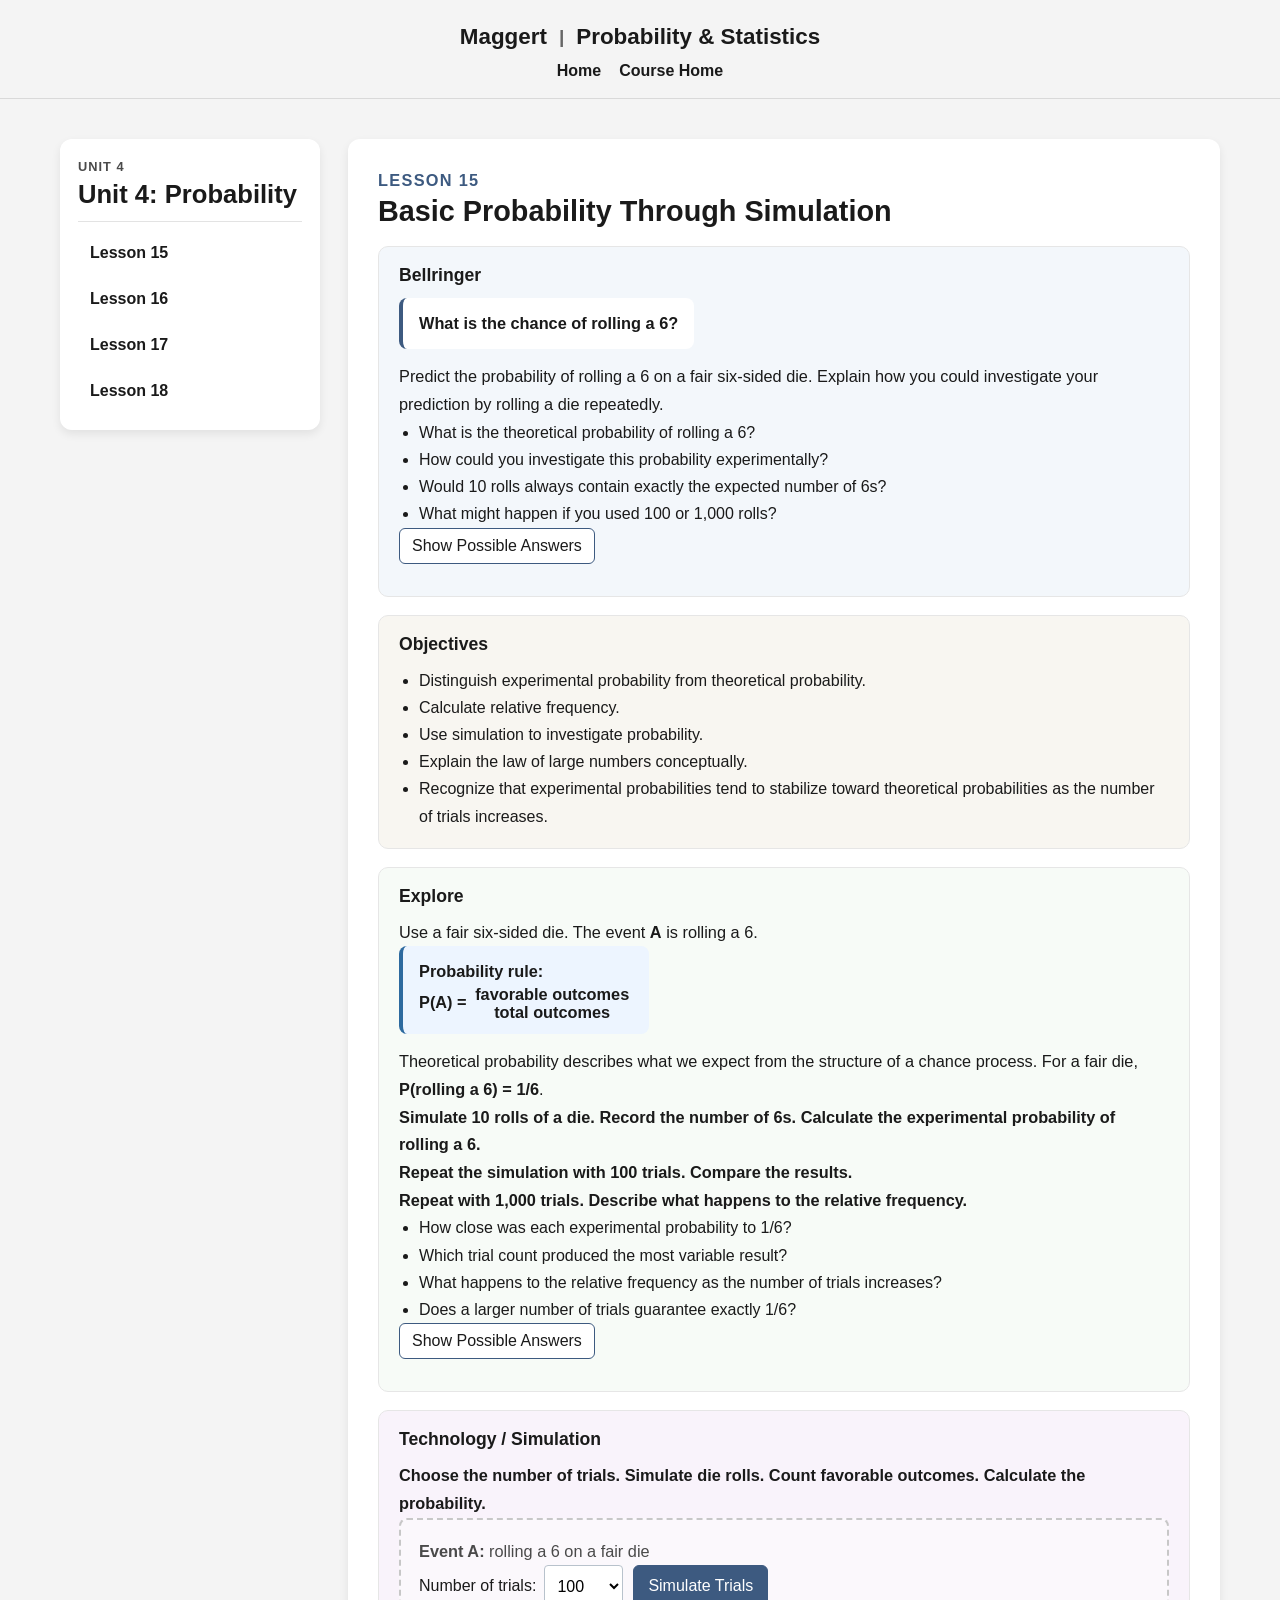
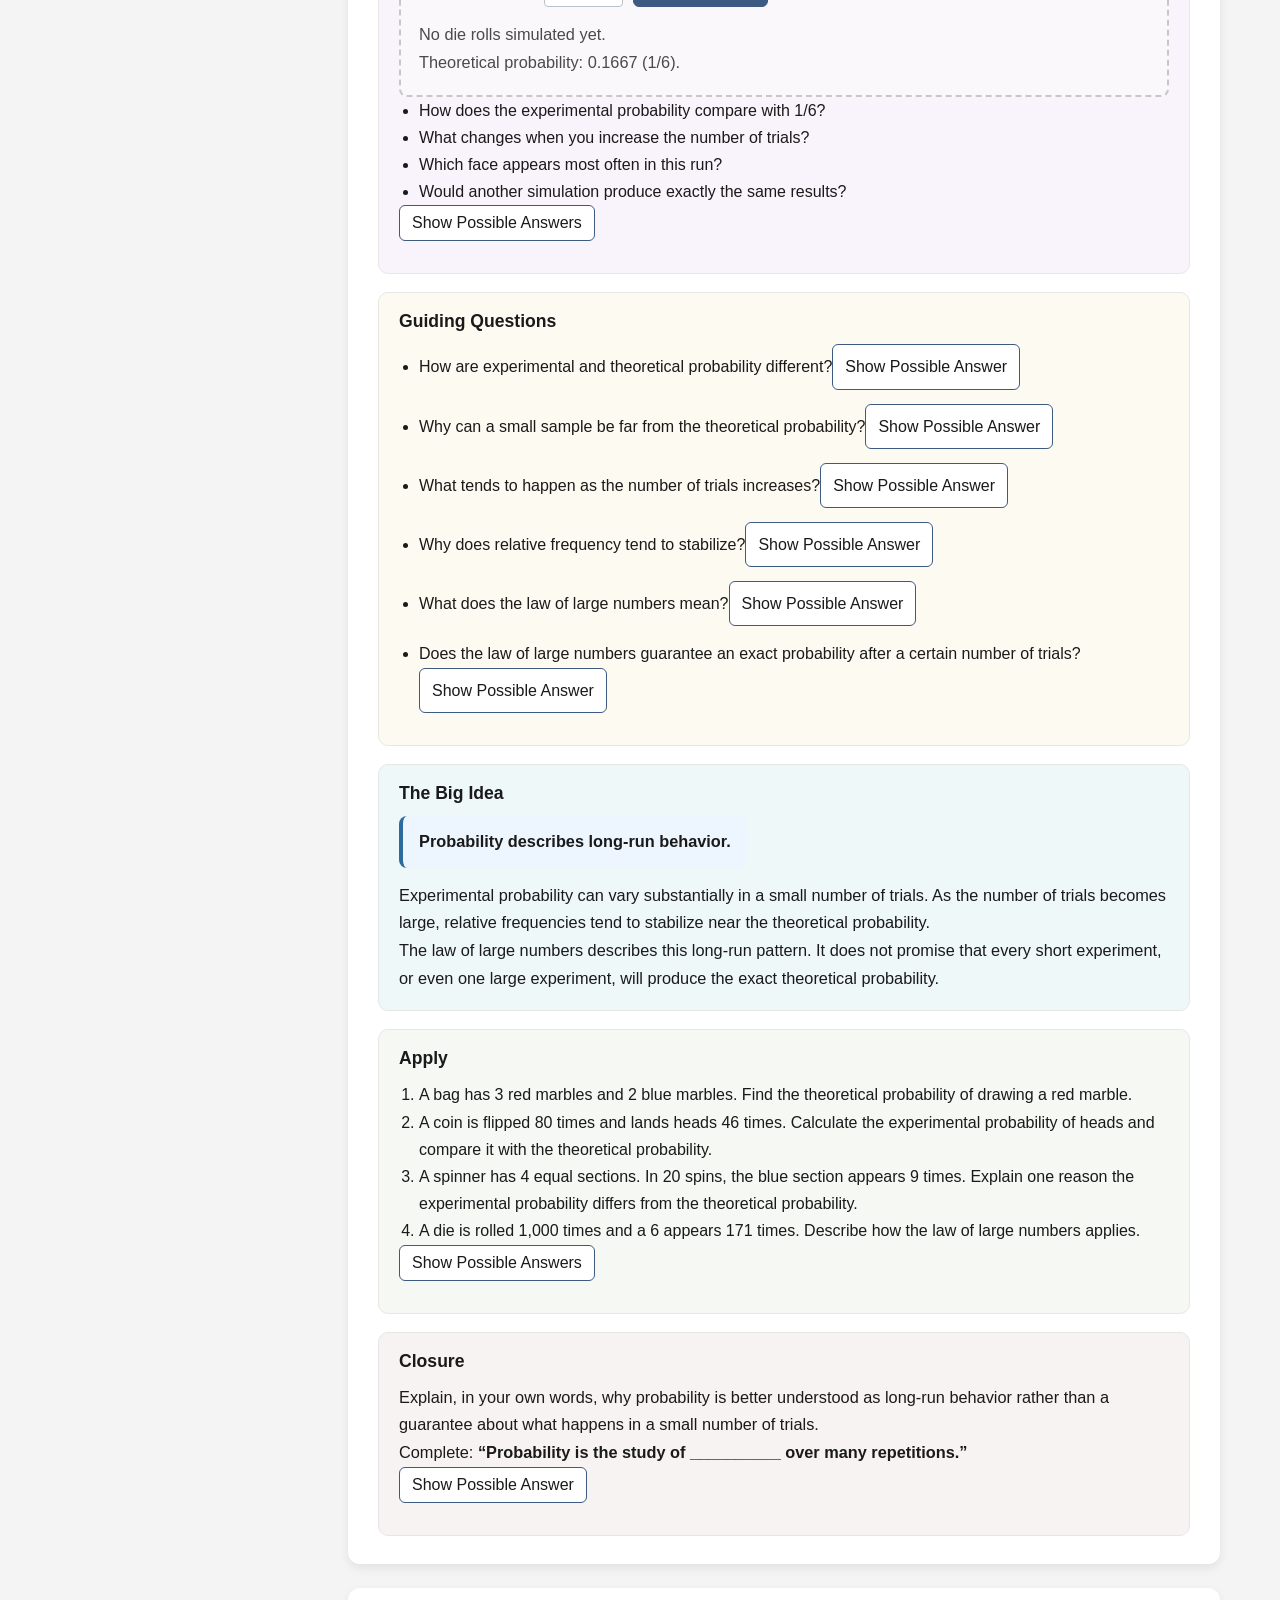
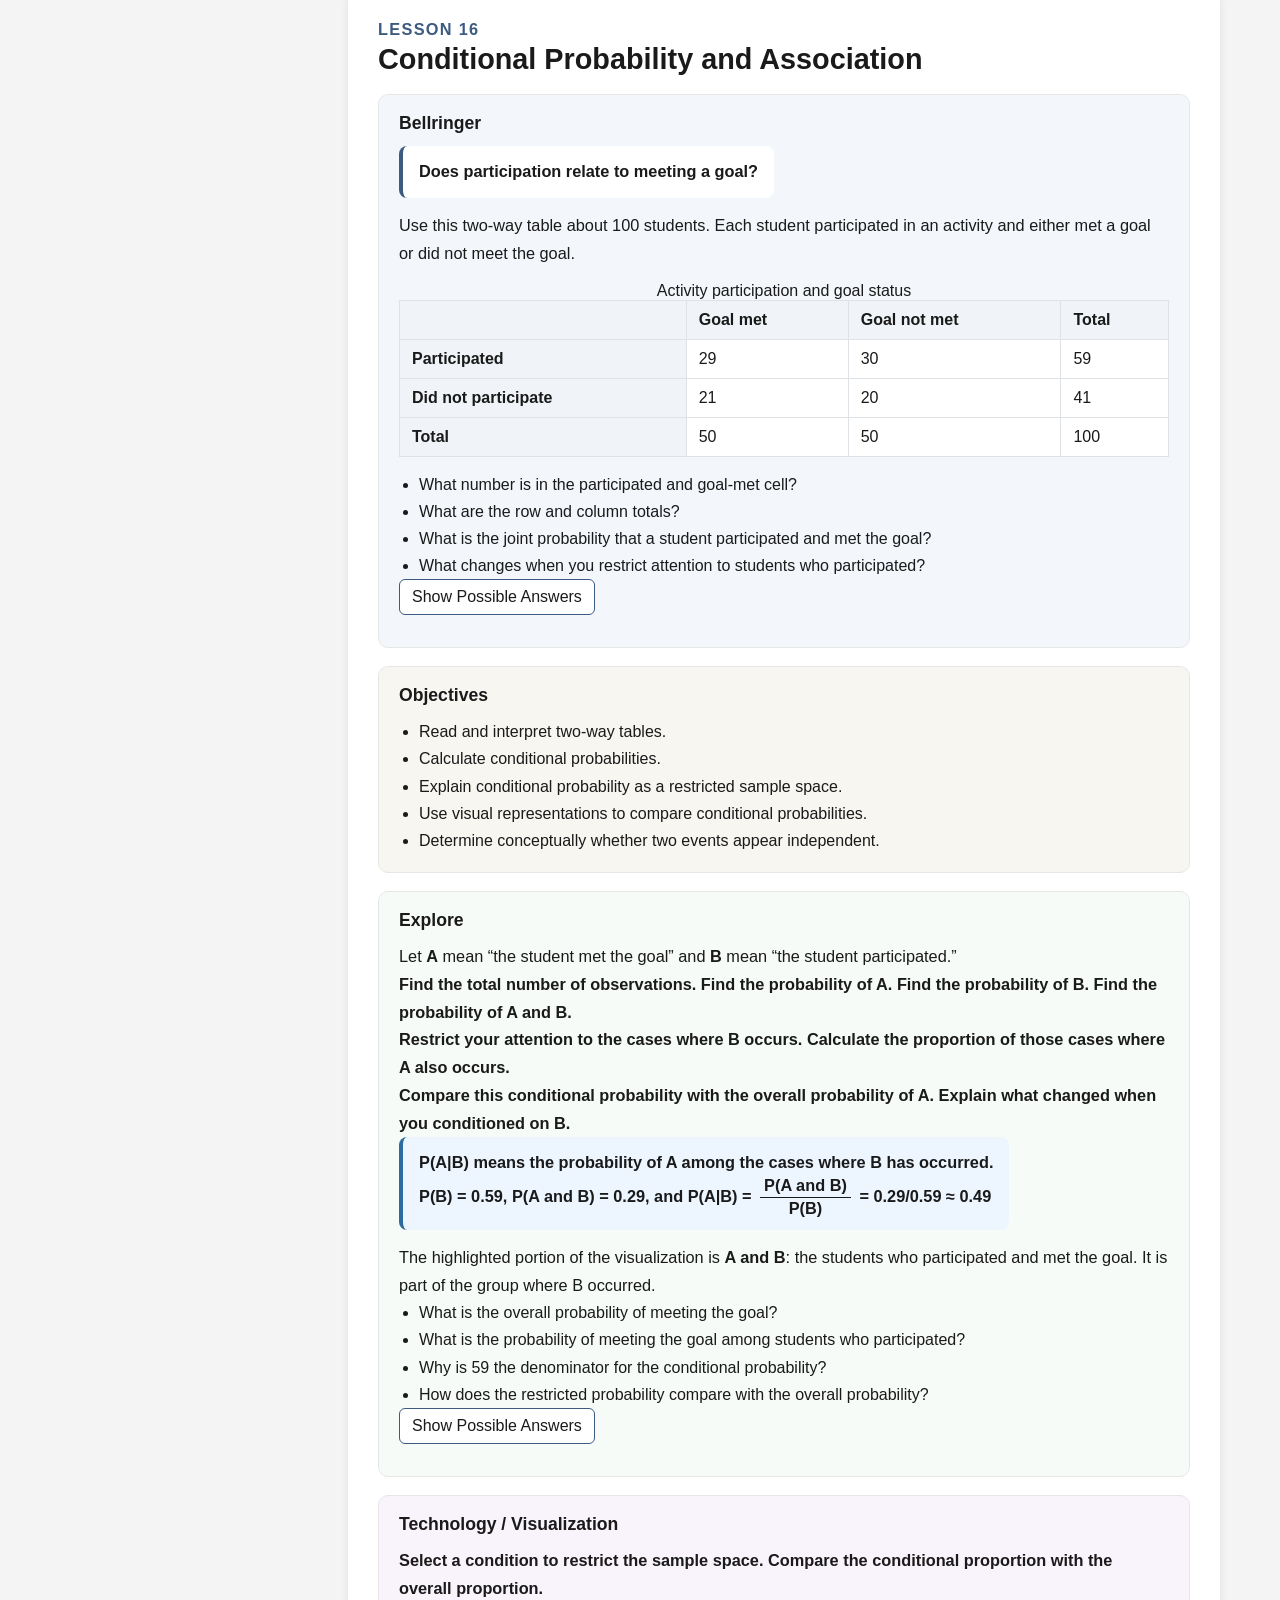
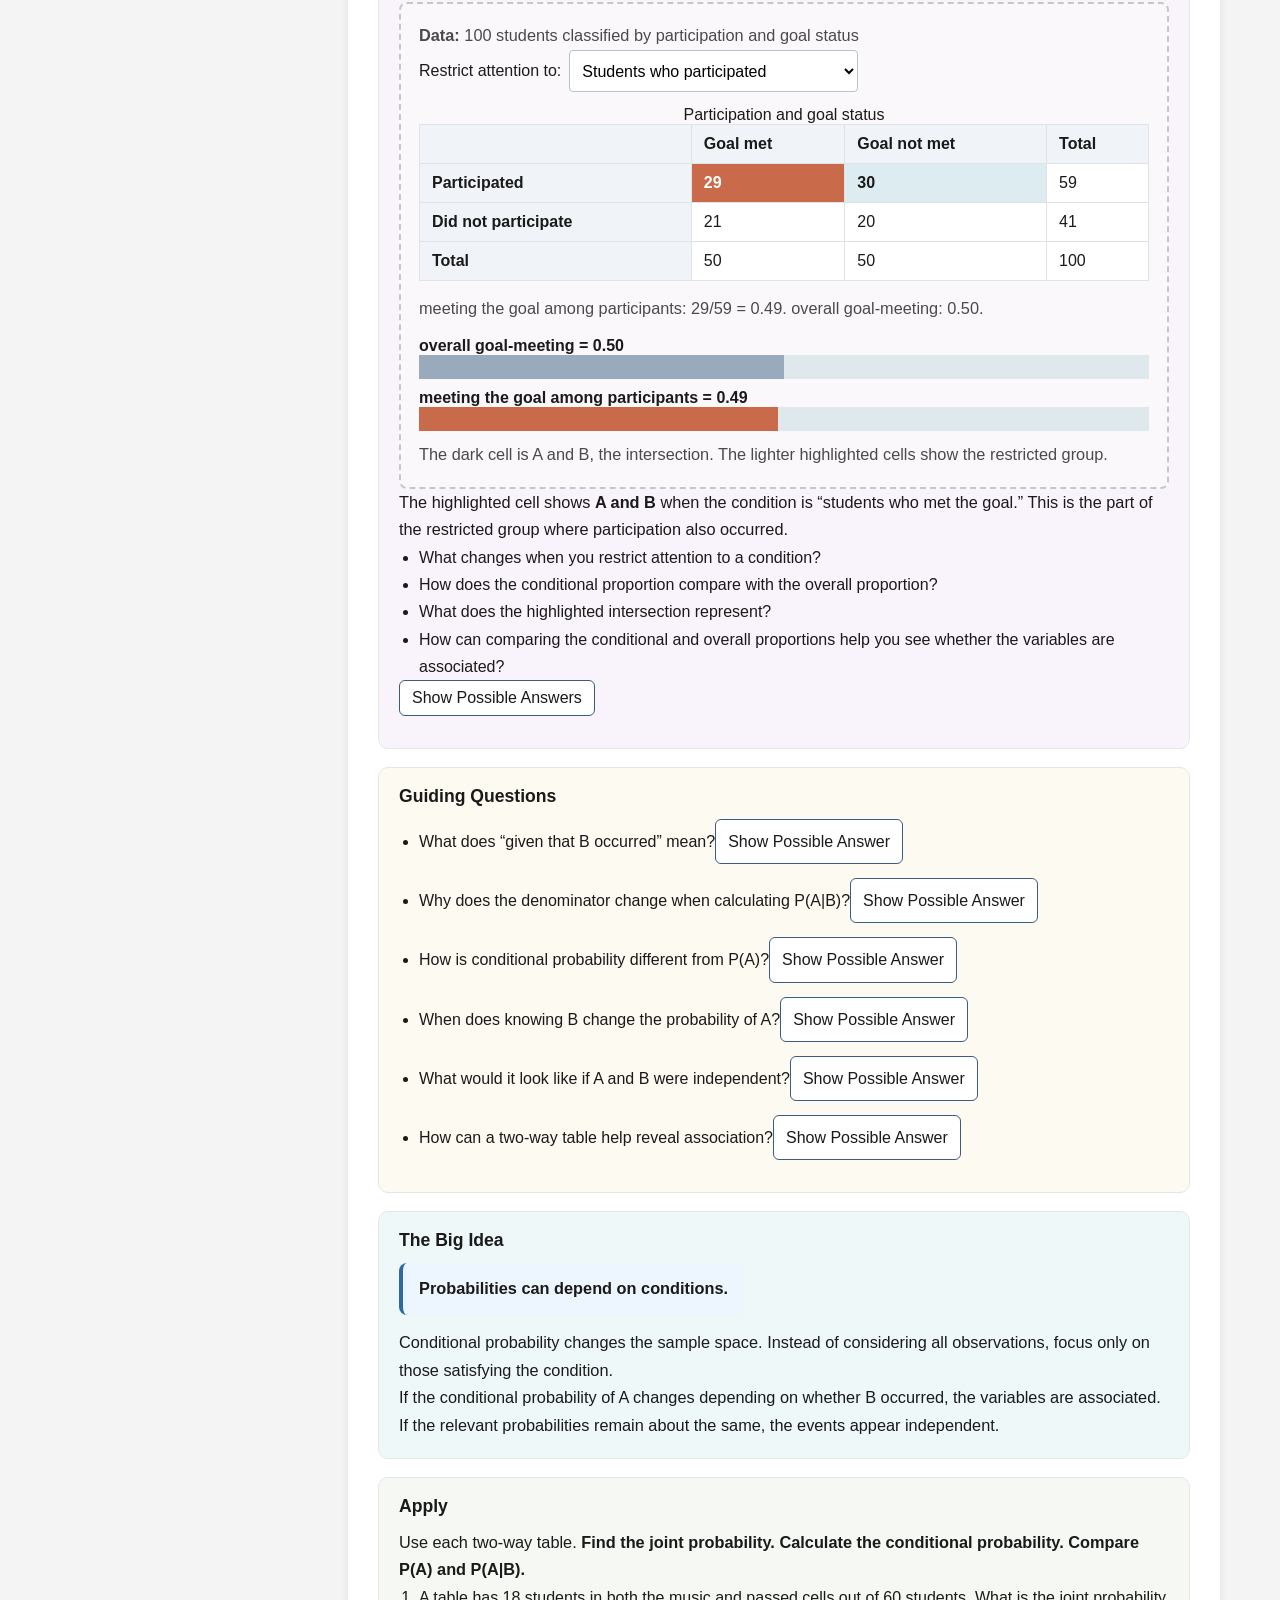
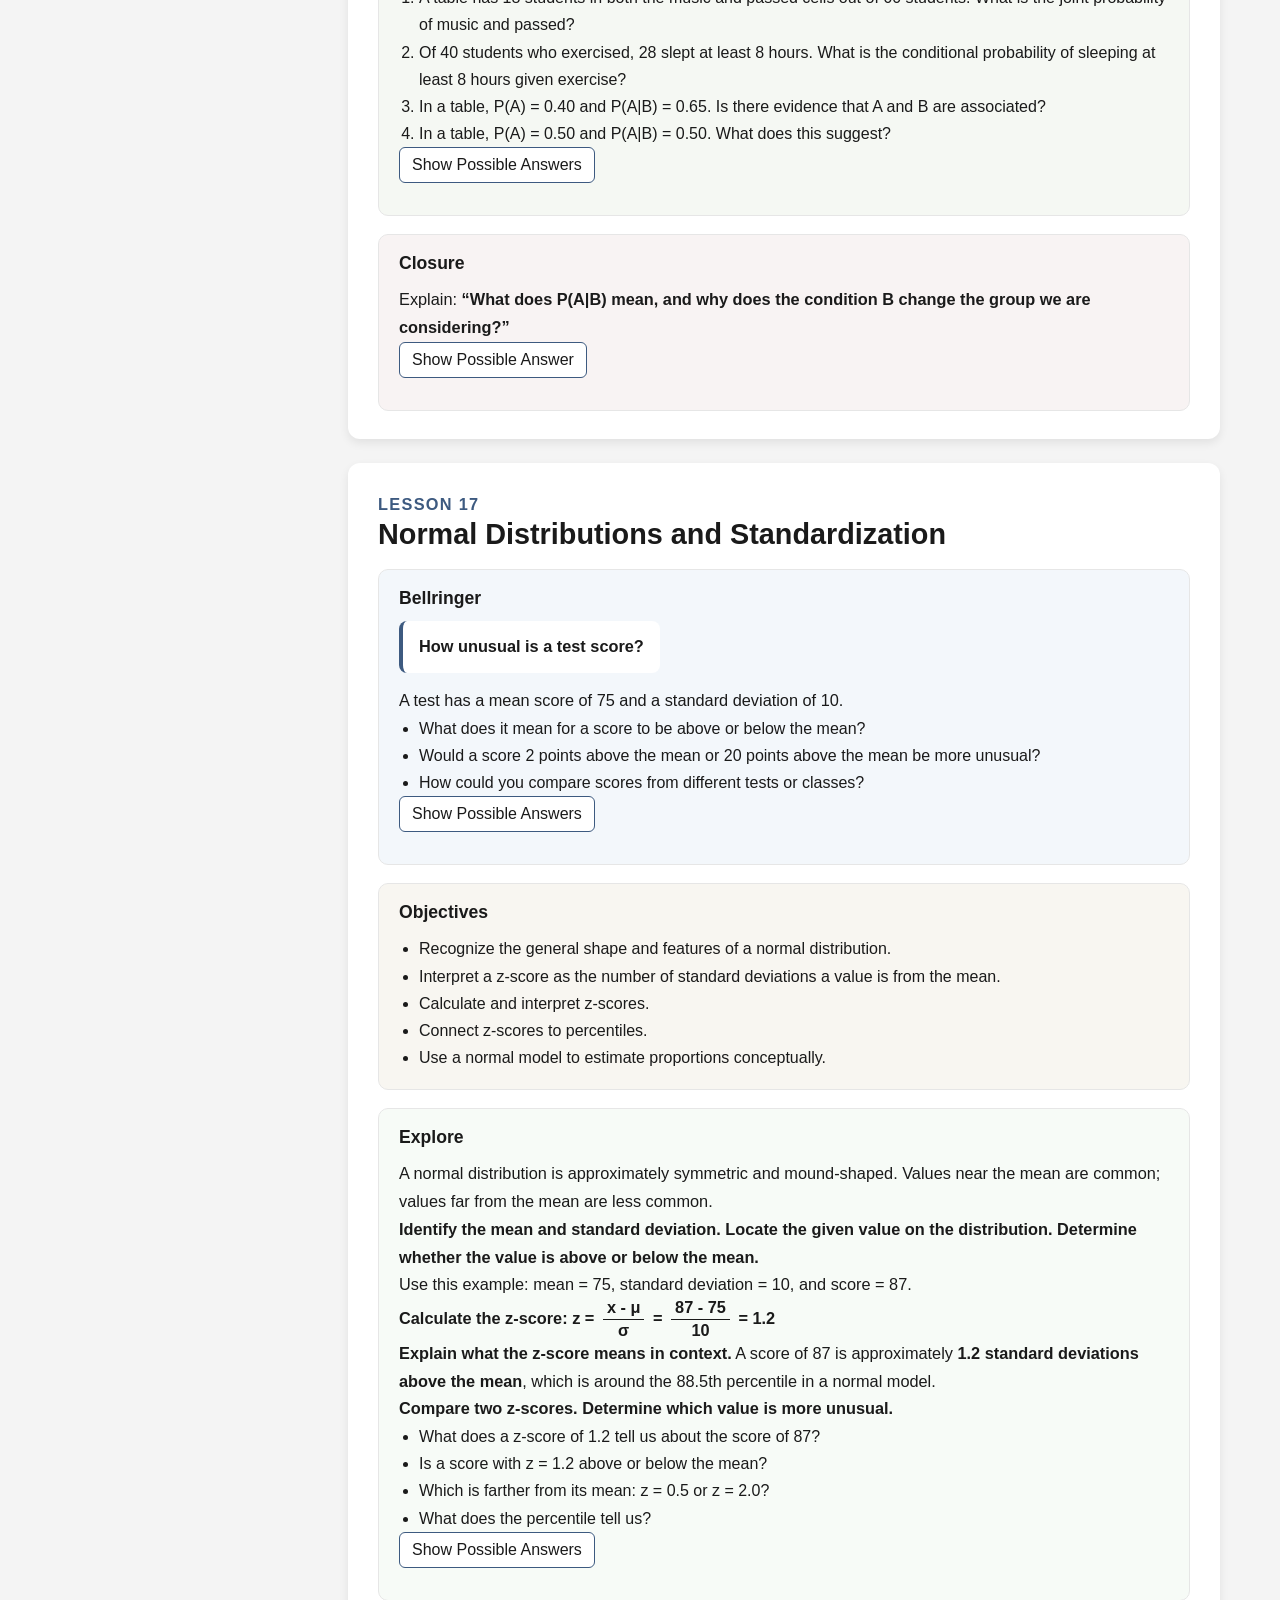
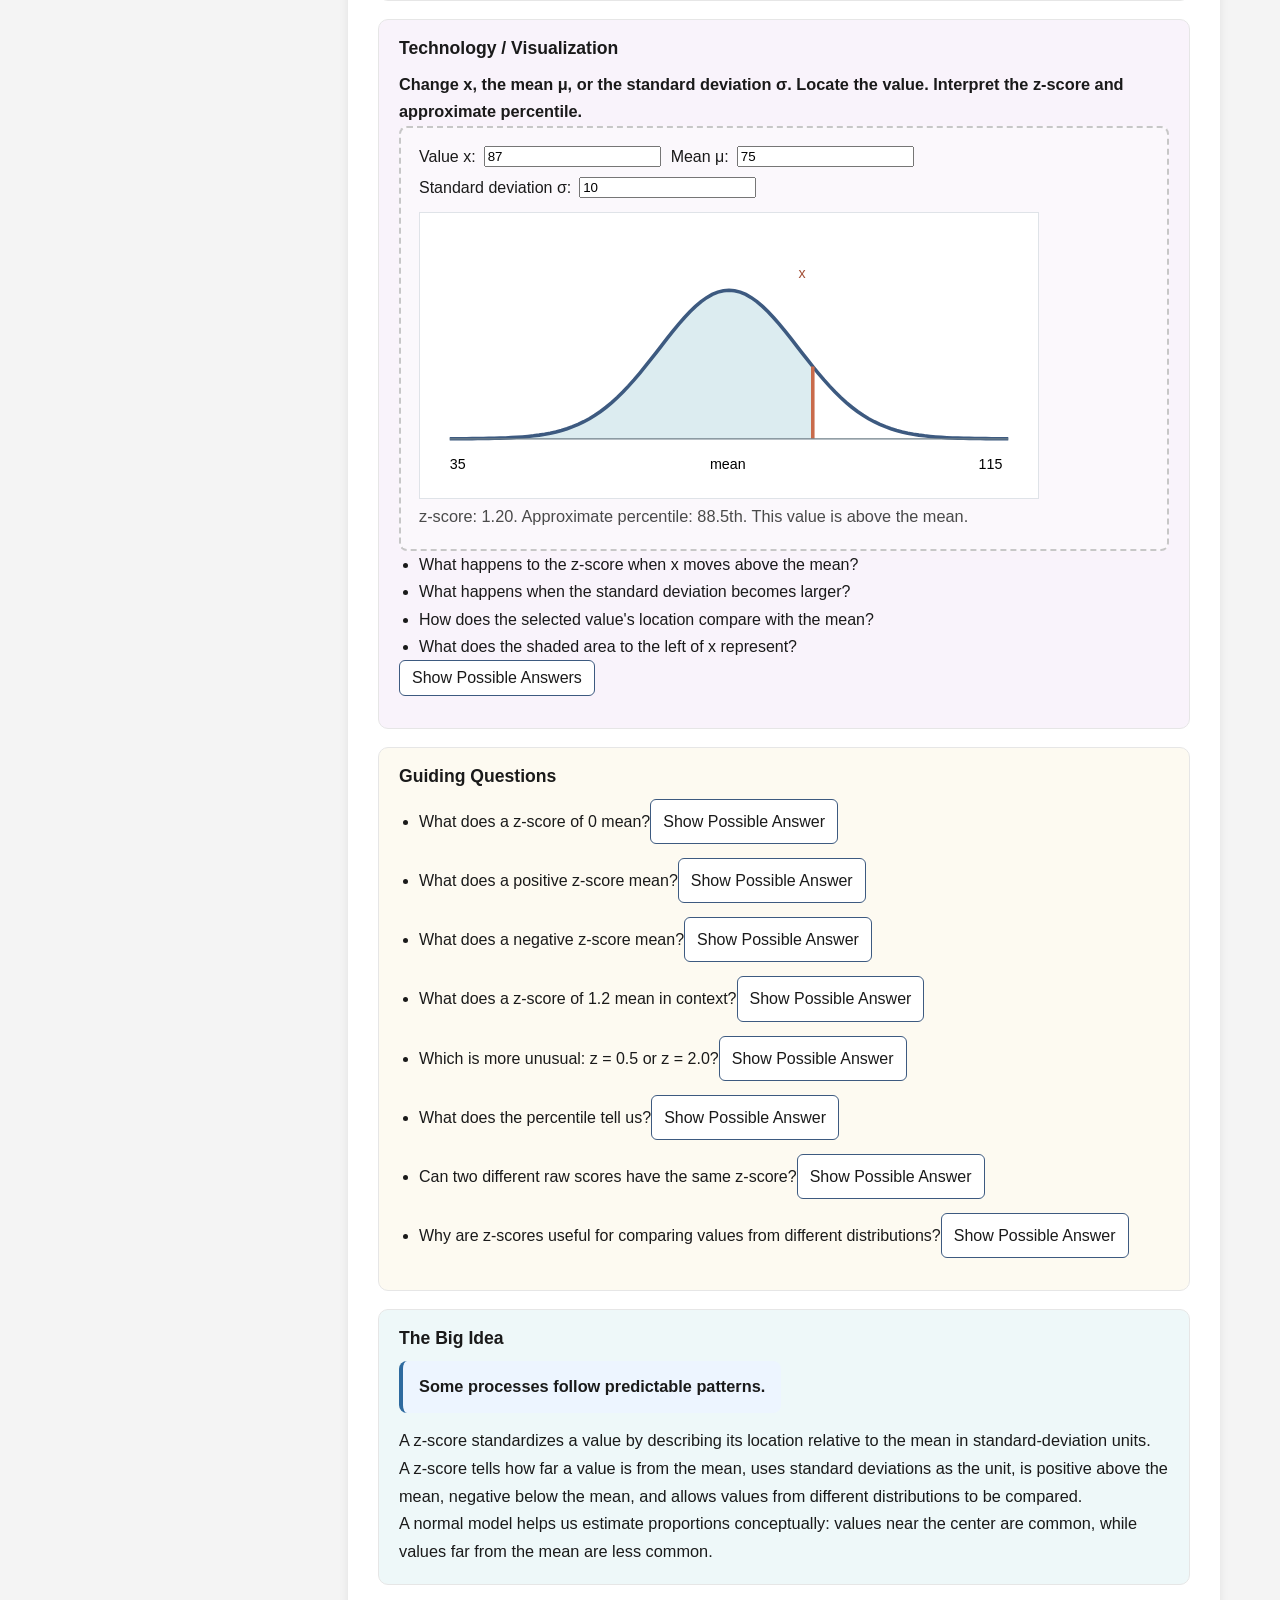
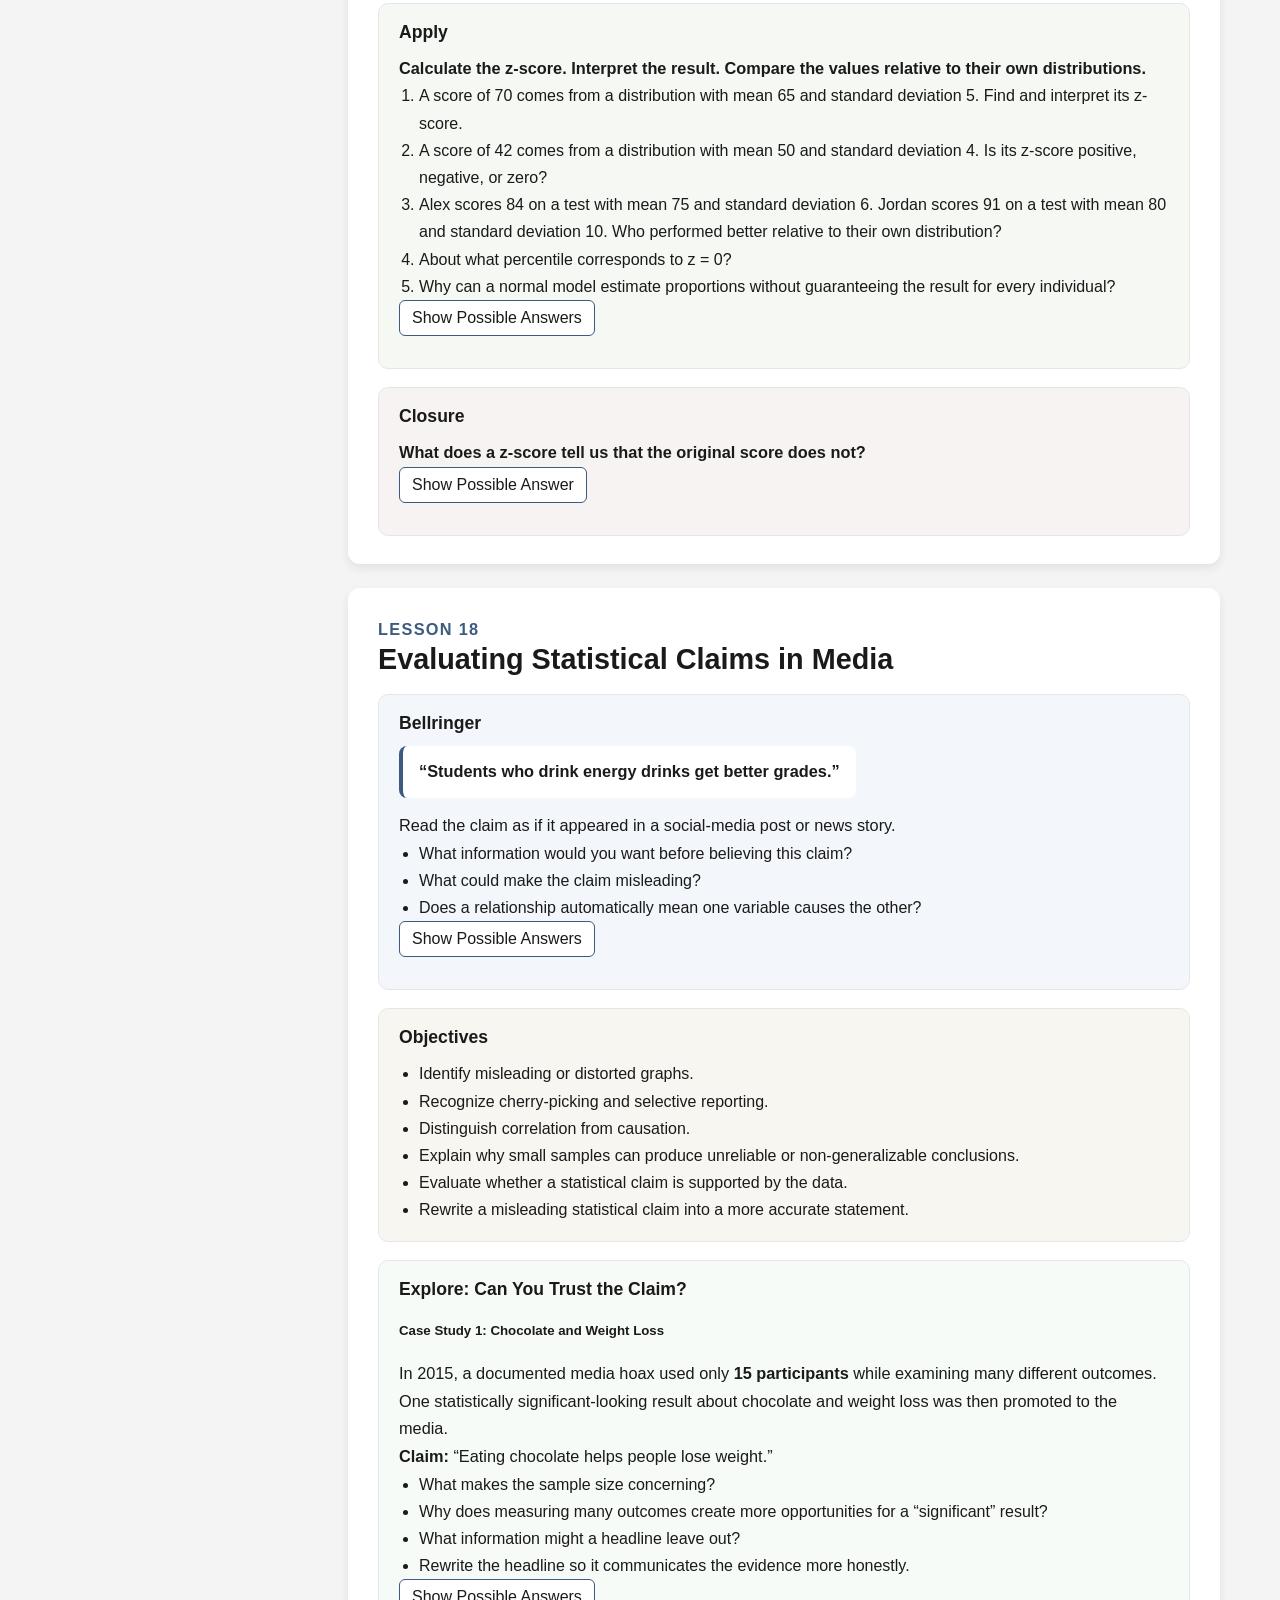
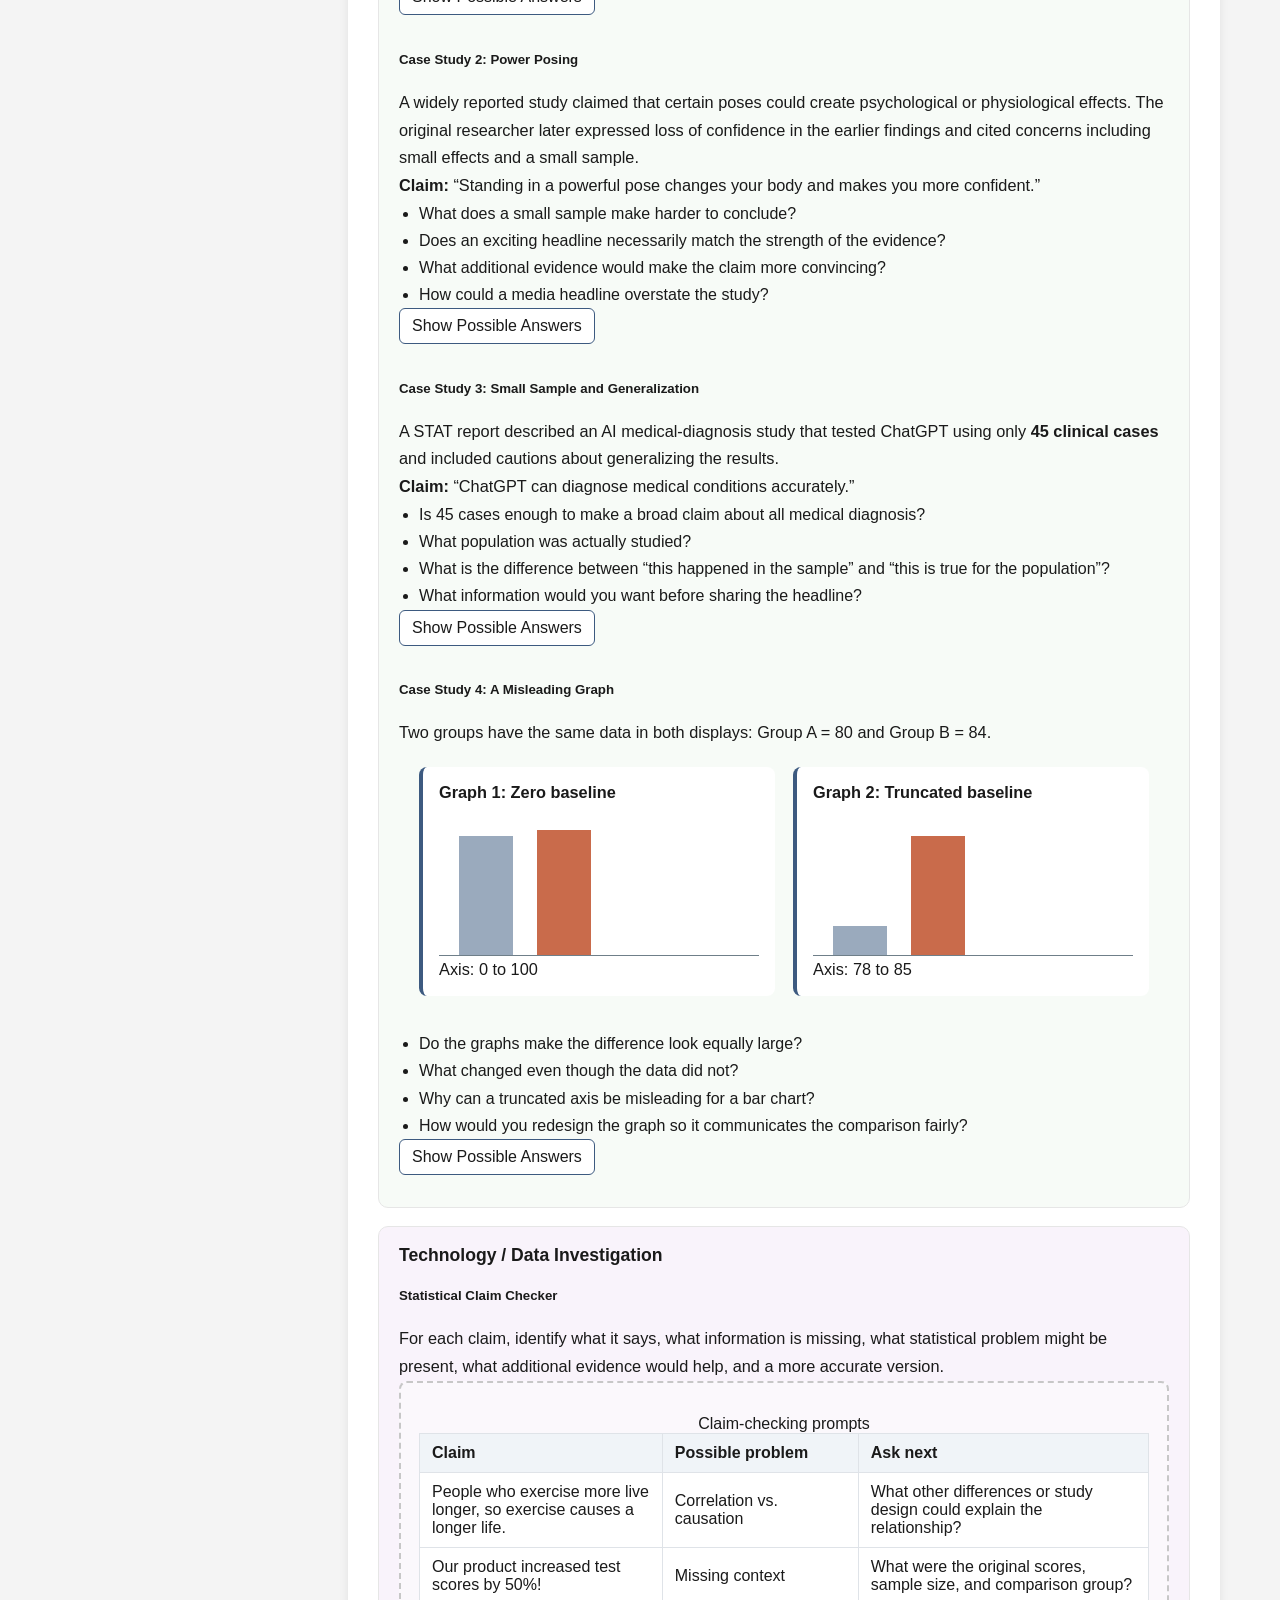
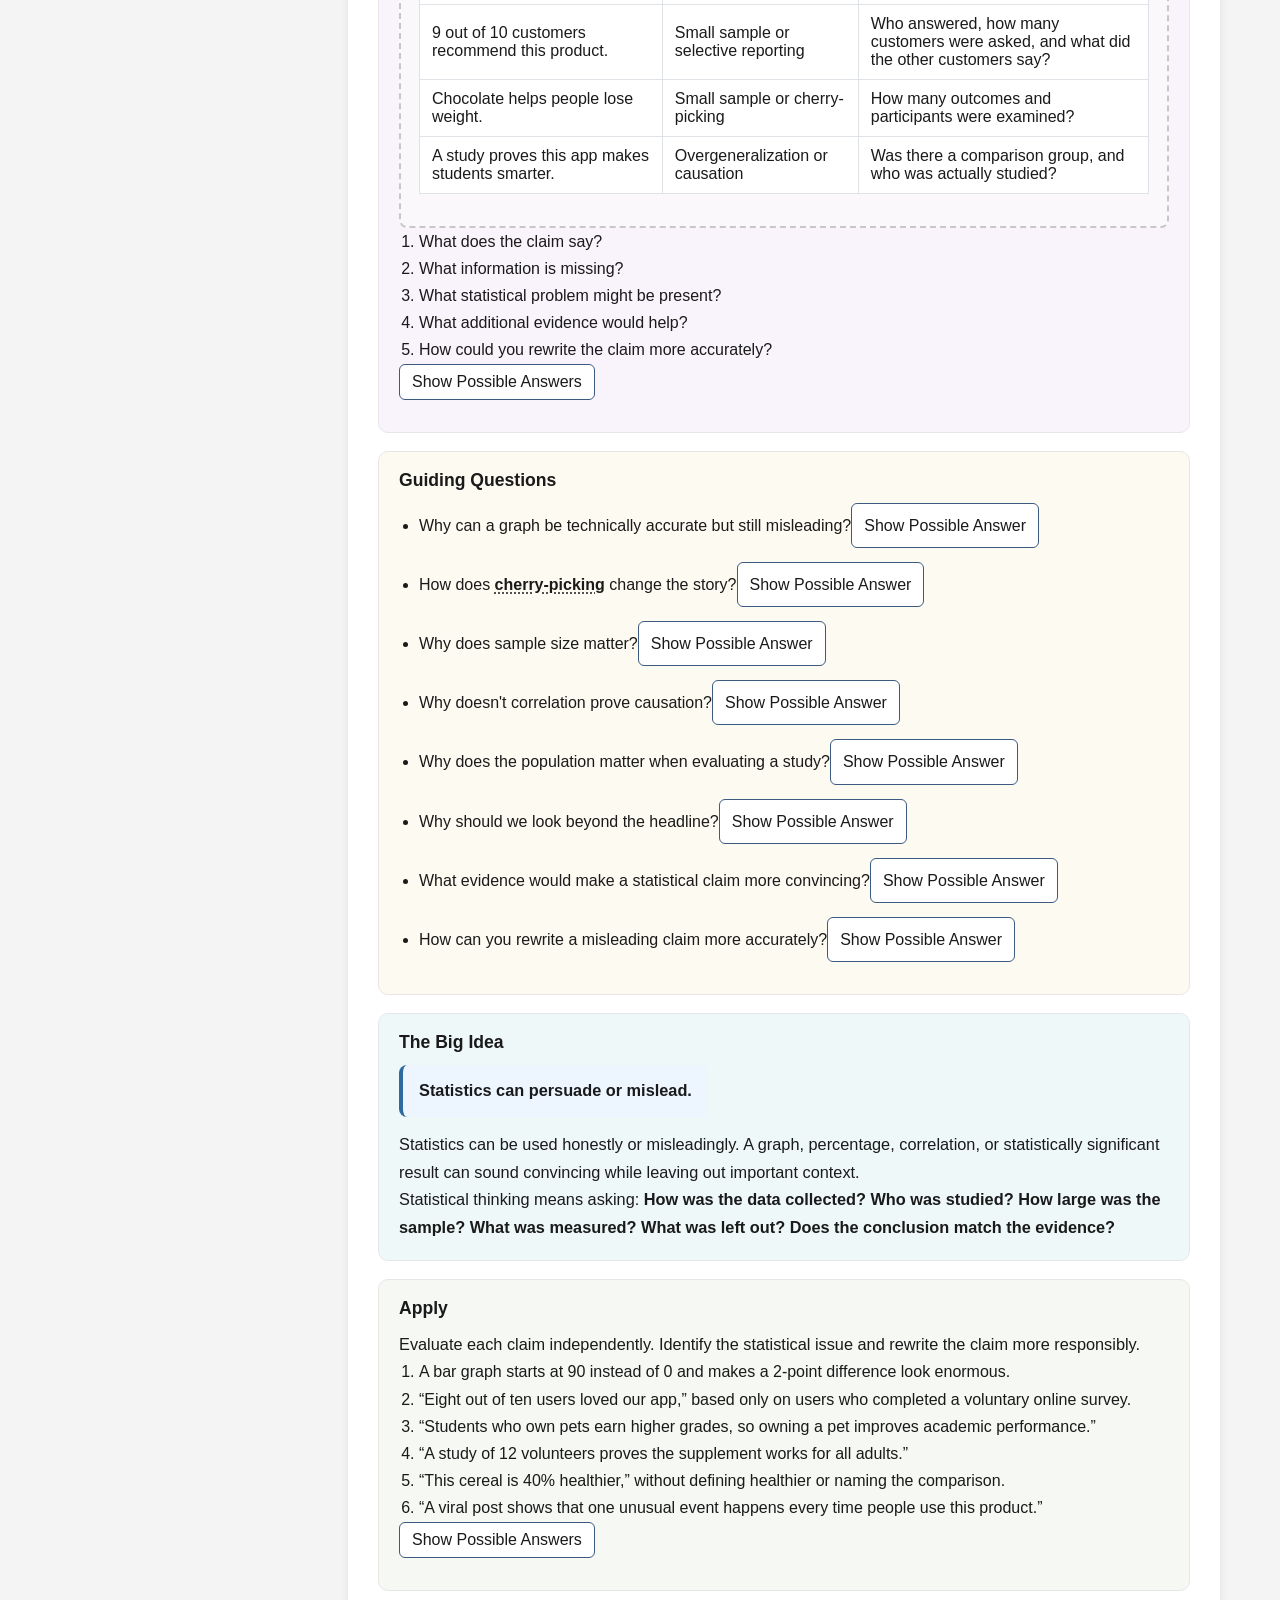
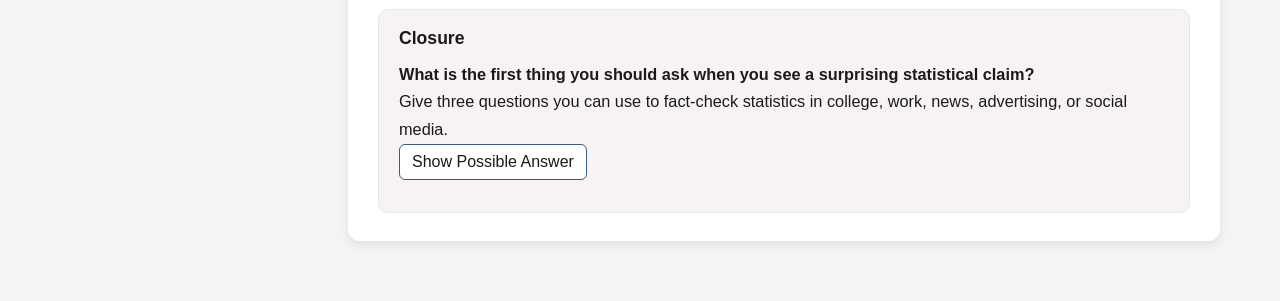
<file: Prob&Stats/unit-4.html>
<!DOCTYPE html>
<html lang="en">
  <head>
    <meta charset="UTF-8" />
    <meta name="viewport" content="width=device-width, initial-scale=1.0" />
    <title>Probability & Statistics - Unit 4: Probability</title>
    <link rel="stylesheet" href="../css/style.css" />
    <script src="../js/main.js" defer></script>
  </head>
  <body>
    <header class="site-header unit-header">
      <div class="site-branding">
        <span class="brand-name">Maggert</span>
        <span class="brand-separator">|</span>
        <span class="course-name">Probability &amp; Statistics</span>
      </div>

      <nav class="utility-nav" aria-label="Main navigation">
        <a href="../index.html">Home</a>
        <a href="index.html">Course Home</a>
      </nav>
    </header>

    <main class="unit-page">
      <div class="unit-shell">
        <aside class="unit-sidebar" aria-label="Unit 4: Probability navigation">
          <div class="sidebar-header">
            <p class="sidebar-label">Unit 4</p>
            <h2>Unit 4: Probability</h2>
          </div>

          <nav class="lesson-nav">
            <a href="#lesson-15">Lesson 15</a>
            <a href="#lesson-16">Lesson 16</a>
            <a href="#lesson-17">Lesson 17</a>
            <a href="#lesson-18">Lesson 18</a>
          </nav>
        </aside>

        <div class="unit-content">


          <section id="lesson-15" class="lesson">
            <div class="lesson-header">
              <p class="lesson-number">Lesson 15</p>
              <h3>Basic Probability Through Simulation</h3>
            </div>
            <div class="lesson-section lesson-bellringer">
              <h4>Bellringer</h4>
              <div class="lesson-callout"><p><strong>What is the chance of rolling a 6?</strong></p></div>
              <p>Predict the probability of rolling a 6 on a fair six-sided die. Explain how you could investigate your prediction by rolling a die repeatedly.</p>
              <ul class="lesson-list">
                <li>What is the theoretical probability of rolling a 6?</li>
                <li>How could you investigate this probability experimentally?</li>
                <li>Would 10 rolls always contain exactly the expected number of 6s?</li>
                <li>What might happen if you used 100 or 1,000 rolls?</li>
              </ul>
              <button type="button" class="answer-toggle" data-answer-target="lesson-15-bellringer-answers" aria-expanded="false">Show Possible Answers</button>
              <div id="lesson-15-bellringer-answers" class="possible-answer" hidden>
                <ul class="lesson-list">
                  <li>The theoretical probability is 1/6 because one of the six equally likely outcomes is a 6.</li>
                  <li>Roll a die many times, count the 6s, and divide the number of 6s by the total number of rolls.</li>
                  <li>No. A small number of rolls can produce more or fewer 6s than expected because of random variation.</li>
                  <li>With more rolls, the experimental probability will usually move closer to 1/6 and become more stable.</li>
                </ul>
              </div>
            </div>

            <div class="lesson-section lesson-objectives">
              <h4>Objectives</h4>
              <ul class="lesson-list">
                <li>Distinguish experimental probability from theoretical probability.</li>
                <li>Calculate relative frequency.</li>
                <li>Use simulation to investigate probability.</li>
                <li>Explain the law of large numbers conceptually.</li>
                <li>Recognize that experimental probabilities tend to stabilize toward theoretical probabilities as the number of trials increases.</li>
              </ul>
            </div>

            <div class="lesson-section lesson-explore">
              <h4>Explore</h4>
              <p>Use a fair six-sided die. The event <strong>A</strong> is rolling a 6.</p>
              <div class="lesson-callout emphasis"><p><strong>Probability rule:</strong></p><p><strong>P(A) = <span class="fraction"><span>favorable outcomes</span><span>total outcomes</span></span></strong></p></div>
              <p>Theoretical probability describes what we expect from the structure of a chance process. For a fair die, <strong>P(rolling a 6) = 1/6</strong>.</p>
              <p><strong>Simulate 10 rolls of a die.</strong> <strong>Record the number of 6s.</strong> <strong>Calculate the experimental probability of rolling a 6.</strong></p>
              <p><strong>Repeat the simulation with 100 trials.</strong> <strong>Compare the results.</strong></p>
              <p><strong>Repeat with 1,000 trials.</strong> <strong>Describe what happens to the relative frequency.</strong></p>
              <ul class="lesson-list">
                <li>How close was each experimental probability to 1/6?</li>
                <li>Which trial count produced the most variable result?</li>
                <li>What happens to the relative frequency as the number of trials increases?</li>
                <li>Does a larger number of trials guarantee exactly 1/6?</li>
              </ul>
              <button type="button" class="answer-toggle" data-answer-target="lesson-15-explore-answers" aria-expanded="false">Show Possible Answers</button>
              <div id="lesson-15-explore-answers" class="possible-answer" hidden>
                <ul class="lesson-list">
                  <li>Each experimental probability may be different from 1/6, but larger simulations often get closer.</li>
                  <li>The 10-trial simulation usually produces the most variable result because each roll has a larger effect on the proportion.</li>
                  <li>The relative frequency tends to stabilize near 1/6 as the number of trials increases.</li>
                  <li>No. More trials make an exact result more likely, but random variation can still remain.</li>
                </ul>
              </div>
            </div>

            <div class="lesson-section lesson-simulation">
              <h4>Technology / Simulation</h4>
              <p><strong>Choose the number of trials.</strong> <strong>Simulate die rolls.</strong> <strong>Count favorable outcomes.</strong> <strong>Calculate the probability.</strong></p>
              <div class="simulation-widget" data-die-probability-widget>
                <p><strong>Event A:</strong> rolling a 6 on a fair die</p>
                <div class="simulation-controls">
                  <label for="lesson-15-trials">Number of trials:
                    <select id="lesson-15-trials">
                      <option value="10">10</option>
                      <option value="100" selected>100</option>
                      <option value="1000">1,000</option>
                      <option value="5000">5,000</option>
                    </select>
                  </label>
                  <button type="button" class="simulation-button" data-action="run-die">Simulate Trials</button>
                </div>
                <p data-output="die-summary">No die rolls simulated yet.</p>
                <p data-output="die-comparison">Theoretical probability: 0.1667 (1/6).</p>
                <div data-output="die-chart" class="chart-output" aria-live="polite"></div>
              </div>
              <ul class="lesson-list">
                <li>How does the experimental probability compare with 1/6?</li>
                <li>What changes when you increase the number of trials?</li>
                <li>Which face appears most often in this run?</li>
                <li>Would another simulation produce exactly the same results?</li>
              </ul>
              <button type="button" class="answer-toggle" data-answer-target="lesson-15-simulation-answers" aria-expanded="false">Show Possible Answers</button>
              <div id="lesson-15-simulation-answers" class="possible-answer" hidden>
                <ul class="lesson-list">
                  <li>The experimental probability should be reasonably close to 1/6, although it may be higher or lower.</li>
                  <li>With more trials, the relative frequency usually becomes more stable and tends to move closer to 1/6.</li>
                  <li>Any face could appear most often in one run because the individual rolls are random.</li>
                  <li>No. Random simulations can produce different counts and relative frequencies each time.</li>
                </ul>
              </div>
            </div>

            <div class="lesson-section lesson-questions">
              <h4>Guiding Questions</h4>
              <ul class="lesson-list">
                <li>How are experimental and theoretical probability different?<button type="button" class="answer-toggle" data-answer-target="lesson-15-guiding-1" data-show-label="Show Possible Answer" data-hide-label="Hide Possible Answer" aria-expanded="false">Show Possible Answer</button><div id="lesson-15-guiding-1" class="possible-answer" hidden><ul class="lesson-list"><li>Theoretical probability comes from the structure of the chance process, while experimental probability comes from observed results.</li></ul></div></li>
                <li>Why can a small sample be far from the theoretical probability?<button type="button" class="answer-toggle" data-answer-target="lesson-15-guiding-2" data-show-label="Show Possible Answer" data-hide-label="Hide Possible Answer" aria-expanded="false">Show Possible Answer</button><div id="lesson-15-guiding-2" class="possible-answer" hidden><ul class="lesson-list"><li>Random variation has a larger effect when there are only a few trials.</li></ul></div></li>
                <li>What tends to happen as the number of trials increases?<button type="button" class="answer-toggle" data-answer-target="lesson-15-guiding-3" data-show-label="Show Possible Answer" data-hide-label="Hide Possible Answer" aria-expanded="false">Show Possible Answer</button><div id="lesson-15-guiding-3" class="possible-answer" hidden><ul class="lesson-list"><li>Experimental probabilities usually become less variable and tend to move closer to the theoretical probability.</li></ul></div></li>
                <li>Why does relative frequency tend to stabilize?<button type="button" class="answer-toggle" data-answer-target="lesson-15-guiding-4" data-show-label="Show Possible Answer" data-hide-label="Hide Possible Answer" aria-expanded="false">Show Possible Answer</button><div id="lesson-15-guiding-4" class="possible-answer" hidden><ul class="lesson-list"><li>Each new trial has less influence on the overall proportion when the total number of trials is large.</li></ul></div></li>
                <li>What does the law of large numbers mean?<button type="button" class="answer-toggle" data-answer-target="lesson-15-guiding-5" data-show-label="Show Possible Answer" data-hide-label="Hide Possible Answer" aria-expanded="false">Show Possible Answer</button><div id="lesson-15-guiding-5" class="possible-answer" hidden><ul class="lesson-list"><li>Over many repetitions, the relative frequency of an event tends to get closer to its theoretical probability.</li></ul></div></li>
                <li>Does the law of large numbers guarantee an exact probability after a certain number of trials?<button type="button" class="answer-toggle" data-answer-target="lesson-15-guiding-6" data-show-label="Show Possible Answer" data-hide-label="Hide Possible Answer" aria-expanded="false">Show Possible Answer</button><div id="lesson-15-guiding-6" class="possible-answer" hidden><ul class="lesson-list"><li>No. It describes a long-run tendency, not a guarantee that one simulation will equal the theoretical probability.</li></ul></div></li>
              </ul>
            </div>

            <div class="lesson-section lesson-big-idea">
              <h4>The Big Idea</h4>
              <div class="lesson-callout emphasis"><p><strong>Probability describes long-run behavior.</strong></p></div>
              <p>Experimental probability can vary substantially in a small number of trials. As the number of trials becomes large, relative frequencies tend to stabilize near the theoretical probability.</p>
              <p>The law of large numbers describes this long-run pattern. It does not promise that every short experiment, or even one large experiment, will produce the exact theoretical probability.</p>
            </div>

            <div class="lesson-section lesson-apply">
              <h4>Apply</h4>
              <ol class="lesson-list lesson-ordered-list">
                <li>A bag has 3 red marbles and 2 blue marbles. Find the theoretical probability of drawing a red marble.</li>
                <li>A coin is flipped 80 times and lands heads 46 times. Calculate the experimental probability of heads and compare it with the theoretical probability.</li>
                <li>A spinner has 4 equal sections. In 20 spins, the blue section appears 9 times. Explain one reason the experimental probability differs from the theoretical probability.</li>
                <li>A die is rolled 1,000 times and a 6 appears 171 times. Describe how the law of large numbers applies.</li>
              </ol>
              <button type="button" class="answer-toggle" data-answer-target="lesson-15-apply-answers" aria-expanded="false">Show Possible Answers</button>
              <div id="lesson-15-apply-answers" class="possible-answer" hidden>
                <ul class="lesson-list">
                  <li>The theoretical probability of red is 3/5, or 0.6.</li>
                  <li>The experimental probability is 46/80 = 0.575, which is close to the theoretical probability of 0.5 but not exactly equal.</li>
                  <li>The difference can be caused by random variation in the small number of spins.</li>
                  <li>The experimental probability is 171/1,000 = 0.171, which is close to 1/6, or about 0.167; this illustrates long-run stabilization without guaranteeing an exact match.</li>
                </ul>
              </div>
            </div>

            <div class="lesson-section lesson-closure">
              <h4>Closure</h4>
              <p>Explain, in your own words, why probability is better understood as long-run behavior rather than a guarantee about what happens in a small number of trials.</p>
              <p>Complete: <strong>“Probability is the study of __________ over many repetitions.”</strong></p>
              <button type="button" class="answer-toggle" data-answer-target="lesson-15-closure-answers" aria-expanded="false">Show Possible Answer</button>
              <div id="lesson-15-closure-answers" class="possible-answer" hidden>
                <ul class="lesson-list">
                  <li>Probability describes the patterns and relative frequencies that tend to appear over many repetitions, but random variation means it cannot guarantee the result of a small experiment.</li>
                </ul>
              </div>
            </div>
          </section>

          <section id="lesson-16" class="lesson">
            <div class="lesson-header">
              <p class="lesson-number">Lesson 16</p>
              <h3>Conditional Probability and Association</h3>
            </div>

            <div class="lesson-section lesson-bellringer">
              <h4>Bellringer</h4>
              <div class="lesson-callout"><p><strong>Does participation relate to meeting a goal?</strong></p></div>
              <p>Use this two-way table about 100 students. Each student participated in an activity and either met a goal or did not meet the goal.</p>
              <table class="mini-table">
                <caption>Activity participation and goal status</caption>
                <thead><tr><th></th><th>Goal met</th><th>Goal not met</th><th>Total</th></tr></thead>
                <tbody><tr><th>Participated</th><td>29</td><td>30</td><td>59</td></tr><tr><th>Did not participate</th><td>21</td><td>20</td><td>41</td></tr><tr><th>Total</th><td>50</td><td>50</td><td>100</td></tr></tbody>
              </table>
              <ul class="lesson-list">
                <li>What number is in the participated and goal-met cell?</li>
                <li>What are the row and column totals?</li>
                <li>What is the joint probability that a student participated and met the goal?</li>
                <li>What changes when you restrict attention to students who participated?</li>
              </ul>
              <button type="button" class="answer-toggle" data-answer-target="lesson-16-bellringer-answers" aria-expanded="false">Show Possible Answers</button>
              <div id="lesson-16-bellringer-answers" class="possible-answer" hidden>
                <ul class="lesson-list">
                  <li>The participated and goal-met cell contains 29 students.</li>
                  <li>The row totals are 59 and 41, the column totals are 50 and 50, and the grand total is 100.</li>
                  <li>The joint probability is 29/100 = 0.29.</li>
                  <li>After restricting attention to participants, the denominator changes from 100 students to 59 participants.</li>
                </ul>
              </div>
            </div>

            <div class="lesson-section lesson-objectives">
              <h4>Objectives</h4>
              <ul class="lesson-list">
                <li>Read and interpret two-way tables.</li>
                <li>Calculate conditional probabilities.</li>
                <li>Explain conditional probability as a restricted sample space.</li>
                <li>Use visual representations to compare conditional probabilities.</li>
                <li>Determine conceptually whether two events appear independent.</li>
              </ul>
            </div>

            <div class="lesson-section lesson-explore">
              <h4>Explore</h4>
              <p>Let <strong>A</strong> mean “the student met the goal” and <strong>B</strong> mean “the student participated.”</p>
              <p><strong>Find the total number of observations.</strong> <strong>Find the probability of A.</strong> <strong>Find the probability of B.</strong> <strong>Find the probability of A and B.</strong></p>
              <p><strong>Restrict your attention to the cases where B occurs.</strong> <strong>Calculate the proportion of those cases where A also occurs.</strong></p>
              <p><strong>Compare this conditional probability with the overall probability of A.</strong> <strong>Explain what changed when you conditioned on B.</strong></p>
              <div class="lesson-callout emphasis">
                <p><strong>P(A|B) means the probability of A among the cases where B has occurred.</strong></p>
                <p>
                  <strong>
                    P(B) = 0.59, P(A and B) = 0.29, and
                    P(A|B) =
                    <span class="fraction">
                      <span class="numerator">P(A and B)</span>
                      <span class="denominator">P(B)</span>
                    </span>
                    = 0.29/0.59 &asymp; 0.49
                  </strong>
                </p>
              </div>              
              <p>The highlighted portion of the visualization is <strong>A and B</strong>: the students who participated and met the goal. It is part of the group where B occurred.</p>
              <ul class="lesson-list">
                <li>What is the overall probability of meeting the goal?</li>
                <li>What is the probability of meeting the goal among students who participated?</li>
                <li>Why is 59 the denominator for the conditional probability?</li>
                <li>How does the restricted probability compare with the overall probability?</li>
              </ul>
              <button type="button" class="answer-toggle" data-answer-target="lesson-16-explore-answers" aria-expanded="false">Show Possible Answers</button>
              <div id="lesson-16-explore-answers" class="possible-answer" hidden>
                <ul class="lesson-list">
                  <li>The overall probability of meeting the goal is 50/100 = 0.50.</li>
                  <li>The probability of meeting the goal among students who participated is 29/59 &asymp; 0.49.</li>
                  <li>The denominator is 59 because there are 59 students in the group who participated.</li>
                  <li>The restricted probability is close to the overall probability, so conditioning on participation changes the proportion only slightly in this example.</li>
                </ul>
              </div>
            </div>

            <div class="lesson-section lesson-simulation">
              <h4>Technology / Visualization</h4>
              <p><strong>Select a condition to restrict the sample space.</strong> <strong>Compare the conditional proportion with the overall proportion.</strong></p>
              <div class="simulation-widget" data-conditional-widget>
                <p><strong>Data:</strong> 100 students classified by participation and goal status</p>
                <div class="simulation-controls">
                  <label for="lesson-16-condition">Restrict attention to:
                    <select id="lesson-16-condition" data-control="condition">
                      <option value="all">All students</option>
                      <option value="goal">Students who met the goal</option>
                      <option value="no-goal">Students who did not meet the goal</option>
                      <option value="participated" selected>Students who participated</option>
                      <option value="no-participation">Students who did not participate</option>
                    </select>
                  </label>
                </div>
                <div data-output="table" aria-live="polite"></div>
                <p data-output="conditional">Overall participation probability: 0.59.</p>
                <div data-output="visual" aria-live="polite"></div>
              </div>
              <p>The highlighted cell shows <strong>A and B</strong> when the condition is “students who met the goal.” This is the part of the restricted group where participation also occurred.</p>
              <ul class="lesson-list">
                <li>What changes when you restrict attention to a condition?</li>
                <li>How does the conditional proportion compare with the overall proportion?</li>
                <li>What does the highlighted intersection represent?</li>
                <li>How can comparing the conditional and overall proportions help you see whether the variables are associated?</li>
              </ul>
              <button type="button" class="answer-toggle" data-answer-target="lesson-16-simulation-answers" aria-expanded="false">Show Possible Answers</button>
              <div id="lesson-16-simulation-answers" class="possible-answer" hidden>
                <ul class="lesson-list">
                  <li>The selected condition changes the denominator to the total number of students in that restricted group.</li>
                  <li>The conditional proportion is the share of the selected group who also belong to the other category.</li>
                  <li>The highlighted intersection is the students who satisfy both conditions at the same time.</li>
                  <li>Comparing the conditional proportion with the overall proportion helps us see whether knowing one variable changes the probability of the other.</li>
                </ul>
              </div>
            </div>

            <div class="lesson-section lesson-questions">
              <h4>Guiding Questions</h4>
              <ul class="lesson-list">
                <li>What does “given that B occurred” mean?<button type="button" class="answer-toggle" data-answer-target="lesson-16-guiding-1" data-show-label="Show Possible Answer" data-hide-label="Hide Possible Answer" aria-expanded="false">Show Possible Answer</button><div id="lesson-16-guiding-1" class="possible-answer" hidden><ul class="lesson-list"><li>It means we focus only on the observations where B occurred.</li></ul></div></li>
                <li>Why does the denominator change when calculating P(A|B)?<button type="button" class="answer-toggle" data-answer-target="lesson-16-guiding-2" data-show-label="Show Possible Answer" data-hide-label="Hide Possible Answer" aria-expanded="false">Show Possible Answer</button><div id="lesson-16-guiding-2" class="possible-answer" hidden><ul class="lesson-list"><li>The denominator changes because the sample space is restricted to the cases where B occurred.</li></ul></div></li>
                <li>How is conditional probability different from P(A)?<button type="button" class="answer-toggle" data-answer-target="lesson-16-guiding-3" data-show-label="Show Possible Answer" data-hide-label="Hide Possible Answer" aria-expanded="false">Show Possible Answer</button><div id="lesson-16-guiding-3" class="possible-answer" hidden><ul class="lesson-list"><li>P(A) uses all observations, while P(A|B) uses only observations where B occurred.</li></ul></div></li>
                <li>When does knowing B change the probability of A?<button type="button" class="answer-toggle" data-answer-target="lesson-16-guiding-4" data-show-label="Show Possible Answer" data-hide-label="Hide Possible Answer" aria-expanded="false">Show Possible Answer</button><div id="lesson-16-guiding-4" class="possible-answer" hidden><ul class="lesson-list"><li>Knowing B changes the probability of A when the proportion of A among B cases differs from the overall proportion of A.</li></ul></div></li>
                <li>What would it look like if A and B were independent?<button type="button" class="answer-toggle" data-answer-target="lesson-16-guiding-5" data-show-label="Show Possible Answer" data-hide-label="Hide Possible Answer" aria-expanded="false">Show Possible Answer</button><div id="lesson-16-guiding-5" class="possible-answer" hidden><ul class="lesson-list"><li>If A and B were independent, the probability of A would stay about the same whether or not we knew B.</li></ul></div></li>
                <li>How can a two-way table help reveal association?<button type="button" class="answer-toggle" data-answer-target="lesson-16-guiding-6" data-show-label="Show Possible Answer" data-hide-label="Hide Possible Answer" aria-expanded="false">Show Possible Answer</button><div id="lesson-16-guiding-6" class="possible-answer" hidden><ul class="lesson-list"><li>A two-way table lets us compare proportions within groups and see whether the variables appear related.</li></ul></div></li>
              </ul>
            </div>

            <div class="lesson-section lesson-big-idea">
              <h4>The Big Idea</h4>
              <div class="lesson-callout emphasis"><p><strong>Probabilities can depend on conditions.</strong></p></div>
              <p>Conditional probability changes the sample space. Instead of considering all observations, focus only on those satisfying the condition.</p>
              <p>If the conditional probability of A changes depending on whether B occurred, the variables are associated. If the relevant probabilities remain about the same, the events appear independent.</p>
            </div>

            <div class="lesson-section lesson-apply">
              <h4>Apply</h4>
              <p>Use each two-way table. <strong>Find the joint probability.</strong> <strong>Calculate the conditional probability.</strong> <strong>Compare P(A) and P(A|B).</strong></p>
              <ol class="lesson-list lesson-ordered-list">
                <li>A table has 18 students in both the music and passed cells out of 60 students. What is the joint probability of music and passed?</li>
                <li>Of 40 students who exercised, 28 slept at least 8 hours. What is the conditional probability of sleeping at least 8 hours given exercise?</li>
                <li>In a table, P(A) = 0.40 and P(A|B) = 0.65. Is there evidence that A and B are associated?</li>
                <li>In a table, P(A) = 0.50 and P(A|B) = 0.50. What does this suggest?</li>
              </ol>
              <button type="button" class="answer-toggle" data-answer-target="lesson-16-apply-answers" aria-expanded="false">Show Possible Answers</button>
              <div id="lesson-16-apply-answers" class="possible-answer" hidden>
                <ul class="lesson-list">
                  <li>The joint probability is 18/60 = 0.30.</li>
                  <li>The conditional probability is 28/40 = 0.70.</li>
                  <li>Yes. The difference between 0.40 and 0.65 suggests that knowing B changes the probability of A, which is evidence of association.</li>
                  <li>This is consistent with independence because the conditional probability is the same as the overall probability, although a full conclusion depends on the data and context.</li>
                </ul>
              </div>
            </div>

            <div class="lesson-section lesson-closure">
              <h4>Closure</h4>
              <p>Explain: <strong>“What does P(A|B) mean, and why does the condition B change the group we are considering?”</strong></p>
              <button type="button" class="answer-toggle" data-answer-target="lesson-16-closure-answers" aria-expanded="false">Show Possible Answer</button>
              <div id="lesson-16-closure-answers" class="possible-answer" hidden>
                <ul class="lesson-list">
                  <li>P(A|B) means the probability of A among the cases where B occurred; condition B changes the group because we ignore cases where B did not occur.</li>
                </ul>
              </div>
            </div>
          </section>

          <section id="lesson-17" class="lesson">
            <div class="lesson-header">
              <p class="lesson-number">Lesson 17</p>
              <h3>Normal Distributions and Standardization</h3>
            </div>

            <div class="lesson-section lesson-bellringer">
              <h4>Bellringer</h4>
              <div class="lesson-callout"><p><strong>How unusual is a test score?</strong></p></div>
              <p>A test has a mean score of 75 and a standard deviation of 10.</p>
              <ul class="lesson-list">
                <li>What does it mean for a score to be above or below the mean?</li>
                <li>Would a score 2 points above the mean or 20 points above the mean be more unusual?</li>
                <li>How could you compare scores from different tests or classes?</li>
              </ul>
              <button type="button" class="answer-toggle" data-answer-target="lesson-17-bellringer-answers" aria-expanded="false">Show Possible Answers</button>
              <div id="lesson-17-bellringer-answers" class="possible-answer" hidden>
                <ul class="lesson-list">
                  <li>A score above the mean is higher than typical, while a score below the mean is lower than typical.</li>
                  <li>A score 20 points above the mean is more unusual because it is farther from the mean in standard-deviation units.</li>
                  <li>Use z-scores to describe each score's location relative to its own mean and standard deviation.</li>
                </ul>
              </div>
            </div>

            <div class="lesson-section lesson-objectives">
              <h4>Objectives</h4>
              <ul class="lesson-list">
                <li>Recognize the general shape and features of a normal distribution.</li>
                <li>Interpret a z-score as the number of standard deviations a value is from the mean.</li>
                <li>Calculate and interpret z-scores.</li>
                <li>Connect z-scores to percentiles.</li>
                <li>Use a normal model to estimate proportions conceptually.</li>
              </ul>
            </div>

            <div class="lesson-section lesson-explore">
              <h4>Explore</h4>
              <p>A normal distribution is approximately symmetric and mound-shaped. Values near the mean are common; values far from the mean are less common.</p>
              <p><strong>Identify the mean and standard deviation.</strong> <strong>Locate the given value on the distribution.</strong> <strong>Determine whether the value is above or below the mean.</strong></p>
              <p>Use this example: mean = 75, standard deviation = 10, and score = 87.</p>
              <p><strong>Calculate the z-score:</strong> <strong>z = <span class="fraction"><span class="numerator">x - &mu;</span><span class="denominator">&sigma;</span></span> = <span class="fraction"><span class="numerator">87 - 75</span><span class="denominator">10</span></span> = 1.2</strong></p>              
              <p><strong>Explain what the z-score means in context.</strong> A score of 87 is approximately <strong>1.2 standard deviations above the mean</strong>, which is around the 88.5th percentile in a normal model.</p>
              <p><strong>Compare two z-scores.</strong> <strong>Determine which value is more unusual.</strong></p>
              <ul class="lesson-list">
                <li>What does a z-score of 1.2 tell us about the score of 87?</li>
                <li>Is a score with z = 1.2 above or below the mean?</li>
                <li>Which is farther from its mean: z = 0.5 or z = 2.0?</li>
                <li>What does the percentile tell us?</li>
              </ul>
              <button type="button" class="answer-toggle" data-answer-target="lesson-17-explore-answers" aria-expanded="false">Show Possible Answers</button>
              <div id="lesson-17-explore-answers" class="possible-answer" hidden>
                <ul class="lesson-list">
                  <li>The score of 87 is 1.2 standard deviations above its distribution's mean.</li>
                  <li>A positive z-score means the value is above the mean.</li>
                  <li>z = 2.0 is farther from the mean and is more unusual.</li>
                  <li>The percentile estimates the percentage of values at or below the given value.</li>
                </ul>
              </div>
            </div>

            <div class="lesson-section lesson-simulation">
              <h4>Technology / Visualization</h4>
              <p><strong>Change x, the mean &mu;, or the standard deviation &sigma;.</strong> <strong>Locate the value.</strong> <strong>Interpret the z-score and approximate percentile.</strong></p>
              <div class="simulation-widget" data-normal-widget>
                <div class="simulation-controls">
                  <label for="lesson-17-x">Value x: <input id="lesson-17-x" data-control="normal-x" type="number" value="87" step="1"></label>
                  <label for="lesson-17-mean">Mean &mu;: <input id="lesson-17-mean" data-control="normal-mean" type="number" value="75" step="1"></label>
                  <label for="lesson-17-sd">Standard deviation &sigma;: <input id="lesson-17-sd" data-control="normal-sd" type="number" value="10" min="0.1" step="1"></label>
                </div>
                <div data-output="normal-curve" aria-live="polite"></div>
                <p data-output="normal-summary">z-score: 1.20. Approximate percentile: 88.5th.</p>
              </div>
              <ul class="lesson-list">
                <li>What happens to the z-score when x moves above the mean?</li>
                <li>What happens when the standard deviation becomes larger?</li>
                <li>How does the selected value's location compare with the mean?</li>
                <li>What does the shaded area to the left of x represent?</li>
              </ul>
              <button type="button" class="answer-toggle" data-answer-target="lesson-17-simulation-answers" aria-expanded="false">Show Possible Answers</button>
              <div id="lesson-17-simulation-answers" class="possible-answer" hidden>
                <ul class="lesson-list">
                  <li>The z-score becomes more positive as x moves farther above the mean.</li>
                  <li>A larger standard deviation makes the same distance from the mean a smaller number of standard deviations.</li>
                  <li>The value is 1.2 standard deviations above the mean in the example.</li>
                  <li>The shaded area represents the approximate proportion of values at or below x.</li>
                </ul>
              </div>
            </div>

            <div class="lesson-section lesson-questions">
              <h4>Guiding Questions</h4>
              <ul class="lesson-list">
                <li>What does a z-score of 0 mean?<button type="button" class="answer-toggle" data-answer-target="lesson-17-guiding-1" data-show-label="Show Possible Answer" data-hide-label="Hide Possible Answer" aria-expanded="false">Show Possible Answer</button><div id="lesson-17-guiding-1" class="possible-answer" hidden><ul class="lesson-list"><li>The value is exactly at the mean.</li></ul></div></li>
                <li>What does a positive z-score mean?<button type="button" class="answer-toggle" data-answer-target="lesson-17-guiding-2" data-show-label="Show Possible Answer" data-hide-label="Hide Possible Answer" aria-expanded="false">Show Possible Answer</button><div id="lesson-17-guiding-2" class="possible-answer" hidden><ul class="lesson-list"><li>The value is above the mean.</li></ul></div></li>
                <li>What does a negative z-score mean?<button type="button" class="answer-toggle" data-answer-target="lesson-17-guiding-3" data-show-label="Show Possible Answer" data-hide-label="Hide Possible Answer" aria-expanded="false">Show Possible Answer</button><div id="lesson-17-guiding-3" class="possible-answer" hidden><ul class="lesson-list"><li>The value is below the mean.</li></ul></div></li>
                <li>What does a z-score of 1.2 mean in context?<button type="button" class="answer-toggle" data-answer-target="lesson-17-guiding-4" data-show-label="Show Possible Answer" data-hide-label="Hide Possible Answer" aria-expanded="false">Show Possible Answer</button><div id="lesson-17-guiding-4" class="possible-answer" hidden><ul class="lesson-list"><li>The value is 1.2 standard deviations above its distribution's mean.</li></ul></div></li>
                <li>Which is more unusual: z = 0.5 or z = 2.0?<button type="button" class="answer-toggle" data-answer-target="lesson-17-guiding-5" data-show-label="Show Possible Answer" data-hide-label="Hide Possible Answer" aria-expanded="false">Show Possible Answer</button><div id="lesson-17-guiding-5" class="possible-answer" hidden><ul class="lesson-list"><li>z = 2.0 is more unusual because it is farther from the mean.</li></ul></div></li>
                <li>What does the percentile tell us?<button type="button" class="answer-toggle" data-answer-target="lesson-17-guiding-6" data-show-label="Show Possible Answer" data-hide-label="Hide Possible Answer" aria-expanded="false">Show Possible Answer</button><div id="lesson-17-guiding-6" class="possible-answer" hidden><ul class="lesson-list"><li>It estimates the percentage of values at or below a given value.</li></ul></div></li>
                <li>Can two different raw scores have the same z-score?<button type="button" class="answer-toggle" data-answer-target="lesson-17-guiding-7" data-show-label="Show Possible Answer" data-hide-label="Hide Possible Answer" aria-expanded="false">Show Possible Answer</button><div id="lesson-17-guiding-7" class="possible-answer" hidden><ul class="lesson-list"><li>Yes, if they are the same number of standard deviations from their respective means.</li></ul></div></li>
                <li>Why are z-scores useful for comparing values from different distributions?<button type="button" class="answer-toggle" data-answer-target="lesson-17-guiding-8" data-show-label="Show Possible Answer" data-hide-label="Hide Possible Answer" aria-expanded="false">Show Possible Answer</button><div id="lesson-17-guiding-8" class="possible-answer" hidden><ul class="lesson-list"><li>They put values from different scales into the same standard-deviation units.</li></ul></div></li>
              </ul>
            </div>

            <div class="lesson-section lesson-big-idea">
              <h4>The Big Idea</h4>
              <div class="lesson-callout emphasis"><p><strong>Some processes follow predictable patterns.</strong></p></div>
              <p>A z-score standardizes a value by describing its location relative to the mean in standard-deviation units.</p>
              <p>A z-score tells how far a value is from the mean, uses standard deviations as the unit, is positive above the mean, negative below the mean, and allows values from different distributions to be compared.</p>
              <p>A normal model helps us estimate proportions conceptually: values near the center are common, while values far from the mean are less common.</p>
            </div>

            <div class="lesson-section lesson-apply">
              <h4>Apply</h4>
              <p><strong>Calculate the z-score.</strong> <strong>Interpret the result.</strong> <strong>Compare the values relative to their own distributions.</strong></p>
              <ol class="lesson-list lesson-ordered-list">
                <li>A score of 70 comes from a distribution with mean 65 and standard deviation 5. Find and interpret its z-score.</li>
                <li>A score of 42 comes from a distribution with mean 50 and standard deviation 4. Is its z-score positive, negative, or zero?</li>
                <li>Alex scores 84 on a test with mean 75 and standard deviation 6. Jordan scores 91 on a test with mean 80 and standard deviation 10. Who performed better relative to their own distribution?</li>
                <li>About what percentile corresponds to z = 0?</li>
                <li>Why can a normal model estimate proportions without guaranteeing the result for every individual?</li>
              </ol>
              <button type="button" class="answer-toggle" data-answer-target="lesson-17-apply-answers" aria-expanded="false">Show Possible Answers</button>
              <div id="lesson-17-apply-answers" class="possible-answer" hidden>
                <ul class="lesson-list">
                  <li>The z-score is (70 - 65)/5 = 1, so the score is 1 standard deviation above its mean.</li>
                  <li>The z-score is (42 - 50)/4 = -2, so it is negative and the score is 2 standard deviations below the mean.</li>
                  <li>Alex performed better relative to the distribution because Alex's z-score is 1.5, while Jordan's is 1.1.</li>
                  <li>z = 0 corresponds to approximately the 50th percentile because it is at the mean.</li>
                  <li>A normal model describes patterns and proportions across many observations, not a guarantee about one individual outcome.</li>
                </ul>
              </div>
            </div>

            <div class="lesson-section lesson-closure">
              <h4>Closure</h4>
              <p><strong>What does a z-score tell us that the original score does not?</strong></p>
              <button type="button" class="answer-toggle" data-answer-target="lesson-17-closure-answers" aria-expanded="false">Show Possible Answer</button>
              <div id="lesson-17-closure-answers" class="possible-answer" hidden>
                <ul class="lesson-list">
                  <li>A z-score tells us how far the value is from its mean in standard-deviation units, making its relative position easier to interpret and compare.</li>
                </ul>
              </div>
            </div>
          </section>

          <section id="lesson-18" class="lesson">
            <div class="lesson-header">
              <p class="lesson-number">Lesson 18</p>
              <h3>Evaluating Statistical Claims in Media</h3>
            </div>

            <div class="lesson-section lesson-bellringer">
              <h4>Bellringer</h4>
              <div class="lesson-callout"><p><strong>“Students who drink energy drinks get better grades.”</strong></p></div>
              <p>Read the claim as if it appeared in a social-media post or news story.</p>
              <ul class="lesson-list">
                <li>What information would you want before believing this claim?</li>
                <li>What could make the claim misleading?</li>
                <li>Does a relationship automatically mean one variable causes the other?</li>
              </ul>
              <button type="button" class="answer-toggle" data-answer-target="lesson-18-bellringer-answers" aria-expanded="false">Show Possible Answers</button>
              <div id="lesson-18-bellringer-answers" class="possible-answer" hidden>
                <ul class="lesson-list">
                  <li>Ask who was studied, how many people participated, how the data were collected, and how large the difference was.</li>
                  <li>The claim could be misleading if the sample was small, the graph or percentage left out context, or other differences between students were ignored.</li>
                  <li>No. A relationship between two variables does not by itself show that one variable caused the other.</li>
                </ul>
              </div>
            </div>

            <div class="lesson-section lesson-objectives">
              <h4>Objectives</h4>
              <ul class="lesson-list">
                <li>Identify misleading or distorted graphs.</li>
                <li>Recognize cherry-picking and selective reporting.</li>
                <li>Distinguish correlation from causation.</li>
                <li>Explain why small samples can produce unreliable or non-generalizable conclusions.</li>
                <li>Evaluate whether a statistical claim is supported by the data.</li>
                <li>Rewrite a misleading statistical claim into a more accurate statement.</li>
              </ul>
            </div>

            <div class="lesson-section lesson-explore">
              <h4>Explore: Can You Trust the Claim?</h4>

              <h5>Case Study 1: Chocolate and Weight Loss</h5>
              <p>In 2015, a documented media hoax used only <strong>15 participants</strong> while examining many different outcomes. One statistically significant-looking result about chocolate and weight loss was then promoted to the media.</p>
              <p><strong>Claim:</strong> “Eating chocolate helps people lose weight.”</p>
              <ul class="lesson-list">
                <li>What makes the sample size concerning?</li>
                <li>Why does measuring many outcomes create more opportunities for a “significant” result?</li>
                <li>What information might a headline leave out?</li>
                <li>Rewrite the headline so it communicates the evidence more honestly.</li>
              </ul>
              <button type="button" class="answer-toggle" data-answer-target="lesson-18-case-1-answers" aria-expanded="false">Show Possible Answers</button>
              <div id="lesson-18-case-1-answers" class="possible-answer" hidden>
                <ul class="lesson-list">
                  <li>A sample of 15 people is small, so random variation could strongly affect the result and the findings may not represent a larger population.</li>
                  <li>Testing many outcomes creates many chances for one result to look unusual even when there is no real effect.</li>
                  <li>A headline might leave out the small sample, the number of outcomes tested, the other results, and the study design.</li>
                  <li>“A small exploratory study found one result involving chocolate and weight, but larger studies are needed before drawing a conclusion.”</li>
                </ul>
              </div>

              <h5>Case Study 2: Power Posing</h5>
              <p>A widely reported study claimed that certain poses could create psychological or physiological effects. The original researcher later expressed loss of confidence in the earlier findings and cited concerns including small effects and a small sample.</p>
              <p><strong>Claim:</strong> “Standing in a powerful pose changes your body and makes you more confident.”</p>
              <ul class="lesson-list">
                <li>What does a small sample make harder to conclude?</li>
                <li>Does an exciting headline necessarily match the strength of the evidence?</li>
                <li>What additional evidence would make the claim more convincing?</li>
                <li>How could a media headline overstate the study?</li>
              </ul>
              <button type="button" class="answer-toggle" data-answer-target="lesson-18-case-2-answers" aria-expanded="false">Show Possible Answers</button>
              <div id="lesson-18-case-2-answers" class="possible-answer" hidden>
                <ul class="lesson-list">
                  <li>A small sample makes it harder to tell whether the result is stable and whether it applies to a larger population.</li>
                  <li>No. An exciting headline can make a limited or uncertain finding sound stronger than the evidence supports.</li>
                  <li>Repeated studies with larger and varied samples, clear measurements, and consistent results would make the claim more convincing.</li>
                  <li>A headline could say a pose “proves” a change or affects everyone when the study only found a tentative result in a small group.</li>
                </ul>
              </div>

              <h5>Case Study 3: Small Sample and Generalization</h5>
              <p>A STAT report described an AI medical-diagnosis study that tested ChatGPT using only <strong>45 clinical cases</strong> and included cautions about generalizing the results.</p>
              <p><strong>Claim:</strong> “ChatGPT can diagnose medical conditions accurately.”</p>
              <ul class="lesson-list">
                <li>Is 45 cases enough to make a broad claim about all medical diagnosis?</li>
                <li>What population was actually studied?</li>
                <li>What is the difference between “this happened in the sample” and “this is true for the population”?</li>
                <li>What information would you want before sharing the headline?</li>
              </ul>
              <button type="button" class="answer-toggle" data-answer-target="lesson-18-case-3-answers" aria-expanded="false">Show Possible Answers</button>
              <div id="lesson-18-case-3-answers" class="possible-answer" hidden>
                <ul class="lesson-list">
                  <li>Forty-five cases are not enough by themselves to support a broad claim about every medical diagnosis.</li>
                  <li>The population actually studied was the set of 45 selected clinical cases and the specific conditions represented in them.</li>
                  <li>A sample statement describes what happened in the observed cases, while a population statement extends the conclusion beyond those cases.</li>
                  <li>Look for the case-selection process, types of conditions, comparison with clinicians, accuracy measures, limitations, and evidence from larger studies.</li>
                </ul>
              </div>

              <h5>Case Study 4: A Misleading Graph</h5>
              <p>Two groups have the same data in both displays: Group A = 80 and Group B = 84.</p>
              <div class="course-grid" style="grid-template-columns: repeat(auto-fit, minmax(220px, 1fr)); gap: 18px;">
                <div class="lesson-callout"><p><strong>Graph 1: Zero baseline</strong></p><div style="height: 150px; display: flex; align-items: flex-end; gap: 24px; border-bottom: 1px solid #6f7f89; padding: 0 20px;"><div style="height: 80%; width: 54px; background: #9aaabd;" title="Group A: 80"></div><div style="height: 84%; width: 54px; background: #c96b4b;" title="Group B: 84"></div></div><p>Axis: 0 to 100</p></div>
                <div class="lesson-callout"><p><strong>Graph 2: Truncated baseline</strong></p><div style="height: 150px; display: flex; align-items: flex-end; gap: 24px; border-bottom: 1px solid #6f7f89; padding: 0 20px;"><div style="height: 20%; width: 54px; background: #9aaabd;" title="Group A: 80"></div><div style="height: 80%; width: 54px; background: #c96b4b;" title="Group B: 84"></div></div><p>Axis: 78 to 85</p></div>
              </div>
              <ul class="lesson-list">
                <li>Do the graphs make the difference look equally large?</li>
                <li>What changed even though the data did not?</li>
                <li>Why can a truncated axis be misleading for a bar chart?</li>
                <li>How would you redesign the graph so it communicates the comparison fairly?</li>
              </ul>
              <button type="button" class="answer-toggle" data-answer-target="lesson-18-case-4-answers" aria-expanded="false">Show Possible Answers</button>
              <div id="lesson-18-case-4-answers" class="possible-answer" hidden>
                <ul class="lesson-list">
                  <li>No. The truncated-axis graph makes the 4-point difference appear much larger.</li>
                  <li>The vertical scale and baseline changed, not the underlying values.</li>
                  <li>Bars are understood from their lengths from zero, so removing most of the baseline exaggerates small differences.</li>
                  <li>Use a zero baseline, label both axes clearly, and display the same 80 and 84 values without visual distortion.</li>
                </ul>
              </div>
            </div>

            <div class="lesson-section lesson-simulation">
              <h4>Technology / Data Investigation</h4>
              <h5>Statistical Claim Checker</h5>
              <p>For each claim, identify what it says, what information is missing, what statistical problem might be present, what additional evidence would help, and a more accurate version.</p>
              <div class="simulation-widget">
                <table class="mini-table">
                  <caption>Claim-checking prompts</caption>
                  <thead><tr><th>Claim</th><th>Possible problem</th><th>Ask next</th></tr></thead>
                  <tbody>
                    <tr><td>People who exercise more live longer, so exercise causes a longer life.</td><td>Correlation vs. causation</td><td>What other differences or study design could explain the relationship?</td></tr>
                    <tr><td>Our product increased test scores by 50%!</td><td>Missing context</td><td>What were the original scores, sample size, and comparison group?</td></tr>
                    <tr><td>9 out of 10 customers recommend this product.</td><td>Small sample or selective reporting</td><td>Who answered, how many customers were asked, and what did the other customers say?</td></tr>
                    <tr><td>Chocolate helps people lose weight.</td><td>Small sample or cherry-picking</td><td>How many outcomes and participants were examined?</td></tr>
                    <tr><td>A study proves this app makes students smarter.</td><td>Overgeneralization or causation</td><td>Was there a comparison group, and who was actually studied?</td></tr>
                  </tbody>
                </table>
              </div>
              <ol class="lesson-list lesson-ordered-list">
                <li>What does the claim say?</li>
                <li>What information is missing?</li>
                <li>What statistical problem might be present?</li>
                <li>What additional evidence would help?</li>
                <li>How could you rewrite the claim more accurately?</li>
              </ol>
              <button type="button" class="answer-toggle" data-answer-target="lesson-18-checker-answers" aria-expanded="false">Show Possible Answers</button>
              <div id="lesson-18-checker-answers" class="possible-answer" hidden>
                <ul class="lesson-list">
                  <li>The claim describes a relationship or result and often presents it as broad, certain, or causal.</li>
                  <li>Important missing information includes the sample, data-collection method, comparison group, measurement definitions, uncertainty, and omitted results.</li>
                  <li>Possible problems include a misleading graph, cherry-picking, correlation versus causation, a small sample, overgeneralization, or missing context.</li>
                  <li>Helpful evidence could include a larger representative sample, repeated studies, a fair comparison group, complete results, and clearly labeled graphs.</li>
                  <li>Rewrite the claim to name the sample and evidence, describe an association as an association, and avoid saying “proves” unless the design and evidence support that strength.</li>
                </ul>
              </div>
            </div>

            <div class="lesson-section lesson-questions">
              <h4>Guiding Questions</h4>
              <ul class="lesson-list">
                <li>Why can a graph be technically accurate but still misleading?<button type="button" class="answer-toggle" data-answer-target="lesson-18-guiding-1" data-show-label="Show Possible Answer" data-hide-label="Hide Possible Answer" aria-expanded="false">Show Possible Answer</button><div id="lesson-18-guiding-1" class="possible-answer" hidden><ul class="lesson-list"><li>A graph can show correct values while using a truncated axis, selective scale, or design that exaggerates the visual difference.</li></ul></div></li>
                <li>How does <span class="glossary-term" tabindex="0" role="button" aria-expanded="false">cherry-picking<span class="glossary-definition">Selecting only the results that support a desired story while leaving out relevant results.</span></span> change the story?<button type="button" class="answer-toggle" data-answer-target="lesson-18-guiding-2" data-show-label="Show Possible Answer" data-hide-label="Hide Possible Answer" aria-expanded="false">Show Possible Answer</button><div id="lesson-18-guiding-2" class="possible-answer" hidden><ul class="lesson-list"><li>It can make a result look stronger or more consistent by hiding results that do not support the claim.</li></ul></div></li>
                <li>Why does sample size matter?<button type="button" class="answer-toggle" data-answer-target="lesson-18-guiding-3" data-show-label="Show Possible Answer" data-hide-label="Hide Possible Answer" aria-expanded="false">Show Possible Answer</button><div id="lesson-18-guiding-3" class="possible-answer" hidden><ul class="lesson-list"><li>Small samples are more affected by random variation and may not represent the larger population.</li></ul></div></li>
                <li>Why doesn't correlation prove causation?<button type="button" class="answer-toggle" data-answer-target="lesson-18-guiding-4" data-show-label="Show Possible Answer" data-hide-label="Hide Possible Answer" aria-expanded="false">Show Possible Answer</button><div id="lesson-18-guiding-4" class="possible-answer" hidden><ul class="lesson-list"><li>Two variables can move together because of another variable, reverse direction, or chance rather than because one causes the other.</li></ul></div></li>
                <li>Why does the population matter when evaluating a study?<button type="button" class="answer-toggle" data-answer-target="lesson-18-guiding-5" data-show-label="Show Possible Answer" data-hide-label="Hide Possible Answer" aria-expanded="false">Show Possible Answer</button><div id="lesson-18-guiding-5" class="possible-answer" hidden><ul class="lesson-list"><li>A conclusion about a population is only reasonable when the sample and data collection support extending the result beyond the observed cases.</li></ul></div></li>
                <li>Why should we look beyond the headline?<button type="button" class="answer-toggle" data-answer-target="lesson-18-guiding-6" data-show-label="Show Possible Answer" data-hide-label="Hide Possible Answer" aria-expanded="false">Show Possible Answer</button><div id="lesson-18-guiding-6" class="possible-answer" hidden><ul class="lesson-list"><li>The headline may omit the sample size, uncertainty, comparison, limitations, or difference between association and causation.</li></ul></div></li>
                <li>What evidence would make a statistical claim more convincing?<button type="button" class="answer-toggle" data-answer-target="lesson-18-guiding-7" data-show-label="Show Possible Answer" data-hide-label="Hide Possible Answer" aria-expanded="false">Show Possible Answer</button><div id="lesson-18-guiding-7" class="possible-answer" hidden><ul class="lesson-list"><li>A larger and appropriate sample, transparent methods, complete results, repeated studies, and a fair comparison would strengthen the claim.</li></ul></div></li>
                <li>How can you rewrite a misleading claim more accurately?<button type="button" class="answer-toggle" data-answer-target="lesson-18-guiding-8" data-show-label="Show Possible Answer" data-hide-label="Hide Possible Answer" aria-expanded="false">Show Possible Answer</button><div id="lesson-18-guiding-8" class="possible-answer" hidden><ul class="lesson-list"><li>Name who was studied, describe what was observed, include important limits, and avoid stronger language than the evidence supports.</li></ul></div></li>
              </ul>
            </div>

            <div class="lesson-section lesson-big-idea">
              <h4>The Big Idea</h4>
              <div class="lesson-callout emphasis"><p><strong>Statistics can persuade or mislead.</strong></p></div>
              <p>Statistics can be used honestly or misleadingly. A graph, percentage, correlation, or statistically significant result can sound convincing while leaving out important context.</p>
              <p>Statistical thinking means asking: <strong>How was the data collected? Who was studied? How large was the sample? What was measured? What was left out? Does the conclusion match the evidence?</strong></p>
            </div>

            <div class="lesson-section lesson-apply">
              <h4>Apply</h4>
              <p>Evaluate each claim independently. Identify the statistical issue and rewrite the claim more responsibly.</p>
              <ol class="lesson-list lesson-ordered-list">
                <li>A bar graph starts at 90 instead of 0 and makes a 2-point difference look enormous.</li>
                <li>“Eight out of ten users loved our app,” based only on users who completed a voluntary online survey.</li>
                <li>“Students who own pets earn higher grades, so owning a pet improves academic performance.”</li>
                <li>“A study of 12 volunteers proves the supplement works for all adults.”</li>
                <li>“This cereal is 40% healthier,” without defining healthier or naming the comparison.</li>
                <li>“A viral post shows that one unusual event happens every time people use this product.”</li>
              </ol>
              <button type="button" class="answer-toggle" data-answer-target="lesson-18-apply-answers" aria-expanded="false">Show Possible Answers</button>
              <div id="lesson-18-apply-answers" class="possible-answer" hidden>
                <ul class="lesson-list">
                  <li>The graph may be misleading because the truncated axis exaggerates a small difference; show the values with a zero baseline.</li>
                  <li>This is selective reporting or voluntary-response bias; report how many users were invited and include the full response information.</li>
                  <li>This is a correlation-versus-causation problem; the data may show an association but do not establish that pets cause higher grades.</li>
                  <li>The sample is very small and may not represent all adults; describe the result as preliminary evidence from 12 volunteers.</li>
                  <li>The percentage lacks context because “healthier” and the comparison are undefined; identify the measured outcome and comparison product.</li>
                  <li>One unusual event does not establish a pattern; provide repeated observations and avoid claiming that the result happens every time.</li>
                </ul>
              </div>
            </div>

            <div class="lesson-section lesson-closure">
              <h4>Closure</h4>
              <p><strong>What is the first thing you should ask when you see a surprising statistical claim?</strong></p>
              <p>Give three questions you can use to fact-check statistics in college, work, news, advertising, or social media.</p>
              <button type="button" class="answer-toggle" data-answer-target="lesson-18-closure-answers" aria-expanded="false">Show Possible Answer</button>
              <div id="lesson-18-closure-answers" class="possible-answer" hidden>
                <ul class="lesson-list">
                  <li>First ask how the data were collected. Then ask who was studied and how large the sample was, what was measured and left out, and whether the conclusion matches the evidence.</li>
                </ul>
              </div>
            </div>
          </section>
        </div>
      </div>
    </main>
    <script>
      const normalWidget = document.querySelector("[data-normal-widget]");
      const normalX = normalWidget.querySelector('[data-control="normal-x"]');
      const normalMean = normalWidget.querySelector('[data-control="normal-mean"]');
      const normalSd = normalWidget.querySelector('[data-control="normal-sd"]');
      const normalCurve = normalWidget.querySelector('[data-output="normal-curve"]');
      const normalSummary = normalWidget.querySelector('[data-output="normal-summary"]');

      function normalCdf(z) {
        const sign = z < 0 ? -1 : 1;
        const absoluteZ = Math.abs(z);
        const t = 1 / (1 + 0.2316419 * absoluteZ);
        const density = Math.exp(-absoluteZ * absoluteZ / 2) / Math.sqrt(2 * Math.PI);
        const probability = 1 - density * (((((1.330274429 * t - 1.821255978) * t) + 1.781477937) * t - 0.356563782) * t + 0.319381530) * t;
        return 0.5 * (1 + sign * (2 * probability - 1));
      }

      function updateNormalDisplay() {
        const x = Number(normalX.value);
        const mean = Number(normalMean.value);
        const sd = Math.max(Number(normalSd.value), 0.1);
        const z = (x - mean) / sd;
        const percentile = normalCdf(z) * 100;
        const width = 520;
        const height = 240;
        const baseline = 190;
        const left = 25;
        const right = 495;
        const domainMin = mean - 4 * sd;
        const domainMax = mean + 4 * sd;
        const curvePoints = [];
        const areaPoints = [`${left},${baseline}`];
        for (let step = 0; step <= 100; step += 1) {
          const value = domainMin + (domainMax - domainMin) * step / 100;
          const density = Math.exp(-0.5 * ((value - mean) / sd) ** 2);
          const px = left + (right - left) * step / 100;
          const py = baseline - density * 125;
          curvePoints.push(`${px},${py}`);
          if (value <= x) areaPoints.push(`${px},${py}`);
        }
        const valuePosition = Math.max(left, Math.min(right, left + (x - domainMin) / (domainMax - domainMin) * (right - left)));
        areaPoints.push(`${valuePosition},${baseline}`);
        normalCurve.innerHTML = `<svg viewBox="0 0 ${width} ${height}" role="img" aria-label="Normal curve with selected value and shaded percentile" style="width: 100%; max-width: 620px; height: auto; background: #ffffff; border: 1px solid #dfe3e8;"><polygon points="${areaPoints.join(" ")}" fill="#dcecf0"></polygon><polyline points="${curvePoints.join(" ")}" fill="none" stroke="#3d5a80" stroke-width="3"></polyline><line x1="${valuePosition}" x2="${valuePosition}" y1="${baseline}" y2="${baseline - 125 * Math.exp(-0.5 * z * z)}" stroke="#c96b4b" stroke-width="3"></line><line x1="${left}" x2="${right}" y1="${baseline}" y2="${baseline}" stroke="#6f7f89"></line><text x="${left}" y="215" font-size="12">${domainMin.toFixed(0)}</text><text x="${right - 25}" y="215" font-size="12">${domainMax.toFixed(0)}</text><text x="${Math.max(left, valuePosition - 12)}" y="${baseline - 135}" font-size="12" fill="#a34f36">x</text><text x="${(left + right) / 2 - 16}" y="215" font-size="12">mean</text></svg>`;
        normalSummary.textContent = `z-score: ${z.toFixed(2)}. Approximate percentile: ${percentile.toFixed(1)}th. This value is ${z >= 0 ? "above" : "below"} the mean.`;
      }

      [normalX, normalMean, normalSd].forEach((control) => control.addEventListener("input", updateNormalDisplay));
      updateNormalDisplay();

      const conditionalWidget = document.querySelector("[data-conditional-widget]");
      const conditionControl = conditionalWidget.querySelector('[data-control="condition"]');
      const conditionalTable = conditionalWidget.querySelector('[data-output="table"]');
      const conditionalOutput = conditionalWidget.querySelector('[data-output="conditional"]');
      const conditionalVisual = conditionalWidget.querySelector('[data-output="visual"]');
      const tableData = {
        participatedGoal: 29,
        participatedNoGoal: 30,
        noParticipationGoal: 21,
        noParticipationNoGoal: 20
      };

      function updateConditionalDisplay() {
        const condition = conditionControl.value;
        const selectedCells = condition === "goal"
          ? ["participatedGoal", "noParticipationGoal"]
          : condition === "no-goal"
            ? ["participatedNoGoal", "noParticipationNoGoal"]
            : condition === "participated"
              ? ["participatedGoal", "participatedNoGoal"]
              : condition === "no-participation"
                ? ["noParticipationGoal", "noParticipationNoGoal"]
                : [];
        const participatedTotal = tableData.participatedGoal + tableData.participatedNoGoal;
        const noParticipationTotal = tableData.noParticipationGoal + tableData.noParticipationNoGoal;
        const goalTotal = tableData.participatedGoal + tableData.noParticipationGoal;
        const noGoalTotal = tableData.participatedNoGoal + tableData.noParticipationNoGoal;
        const restrictedTotal = condition === "goal" ? goalTotal : condition === "no-goal" ? noGoalTotal : condition === "participated" ? participatedTotal : condition === "no-participation" ? noParticipationTotal : 100;
        const favorableTotal = condition === "goal" ? tableData.participatedGoal : condition === "no-goal" ? tableData.participatedNoGoal : condition === "participated" ? tableData.participatedGoal : condition === "no-participation" ? tableData.noParticipationGoal : participatedTotal;
        const restrictedLabel = condition === "goal" ? "participation among goal-met students" : condition === "no-goal" ? "participation among students who did not meet the goal" : condition === "participated" ? "meeting the goal among participants" : condition === "no-participation" ? "meeting the goal among nonparticipants" : "overall participation";
        const conditionalProbability = favorableTotal / restrictedTotal;
        const overallProbability = condition === "goal" || condition === "no-goal" ? participatedTotal / 100 : goalTotal / 100;
        const overallLabel = condition === "goal" || condition === "no-goal" ? "overall participation" : "overall goal-meeting";
        const cell = (value, key) => `<td style="${key === "participatedGoal" ? "background: #c96b4b; color: #ffffff; font-weight: 700;" : selectedCells.includes(key) ? "background: #dcecf0; font-weight: 700;" : ""}">${value}</td>`;

        conditionalTable.innerHTML = `<table class="mini-table"><caption>Participation and goal status</caption><thead><tr><th></th><th>Goal met</th><th>Goal not met</th><th>Total</th></tr></thead><tbody><tr><th>Participated</th>${cell(tableData.participatedGoal, "participatedGoal")}${cell(tableData.participatedNoGoal, "participatedNoGoal")}<td>${participatedTotal}</td></tr><tr><th>Did not participate</th>${cell(tableData.noParticipationGoal, "noParticipationGoal")}${cell(tableData.noParticipationNoGoal, "noParticipationNoGoal")}<td>${noParticipationTotal}</td></tr><tr><th>Total</th><td>${goalTotal}</td><td>${noGoalTotal}</td><td>100</td></tr></tbody></table>`;
        conditionalOutput.textContent = `${restrictedLabel}: ${favorableTotal}/${restrictedTotal} = ${conditionalProbability.toFixed(2)}. ${overallLabel}: ${overallProbability.toFixed(2)}.`;
        conditionalVisual.innerHTML = `<div style="display: grid; gap: 10px; margin-top: 14px;"><div><strong>${overallLabel} = ${overallProbability.toFixed(2)}</strong><div style="height: 24px; background: #dfe8ec;"><div style="width: ${overallProbability * 100}%; height: 100%; background: #9aaabd;"></div></div></div><div><strong>${restrictedLabel} = ${conditionalProbability.toFixed(2)}</strong><div style="height: 24px; background: #dfe8ec;"><div style="width: ${conditionalProbability * 100}%; height: 100%; background: #c96b4b;"></div></div></div><p style="margin: 0;">The dark cell is A and B, the intersection. The lighter highlighted cells show the restricted group.</p></div>`;
      }

      conditionControl.addEventListener("change", updateConditionalDisplay);
      updateConditionalDisplay();

      const dieWidget = document.querySelector("[data-die-probability-widget]");
      const trialControl = document.getElementById("lesson-15-trials");
      const dieSummary = dieWidget.querySelector('[data-output="die-summary"]');
      const dieComparison = dieWidget.querySelector('[data-output="die-comparison"]');
      const dieChart = dieWidget.querySelector('[data-output="die-chart"]');

      dieWidget.querySelector('[data-action="run-die"]').addEventListener("click", () => {
        const trials = Number(trialControl.value);
        const counts = [0, 0, 0, 0, 0, 0];

        for (let roll = 0; roll < trials; roll += 1) {
          counts[Math.floor(Math.random() * 6)] += 1;
        }

        const sixes = counts[5];
        const experimental = sixes / trials;
        dieSummary.textContent = `${sixes} of ${trials} rolls were 6s. Experimental probability = ${experimental.toFixed(4)}.`;
        dieComparison.textContent = `Theoretical probability = 0.1667 (1/6). Difference from theory = ${(experimental - 1 / 6).toFixed(4)}.`;
        const maximum = Math.max(...counts, 1);
        dieChart.innerHTML = `<div style="display: flex; align-items: flex-end; gap: 2px; height: 220px; padding: 10px 6px 0; border-bottom: 1px solid #b8c2cc;">${counts.map((count, index) => {
          const height = count === 0 ? 0 : Math.max(4, (count / maximum) * 180);
          return `<div style="display: flex; flex: 1 0 20px; flex-direction: column; justify-content: flex-end; align-items: center; gap: 5px; height: 100%;"><div style="width: 100%; height: ${height}px; background: #9aaabd; cursor: pointer;" title="Face ${index + 1}: ${count}"></div><span style="font-size: 0.7rem; white-space: nowrap;">${index + 1}</span></div>`;
        }).join("")}</div>`;
      });
    </script>
  </body>
</html>
</file>
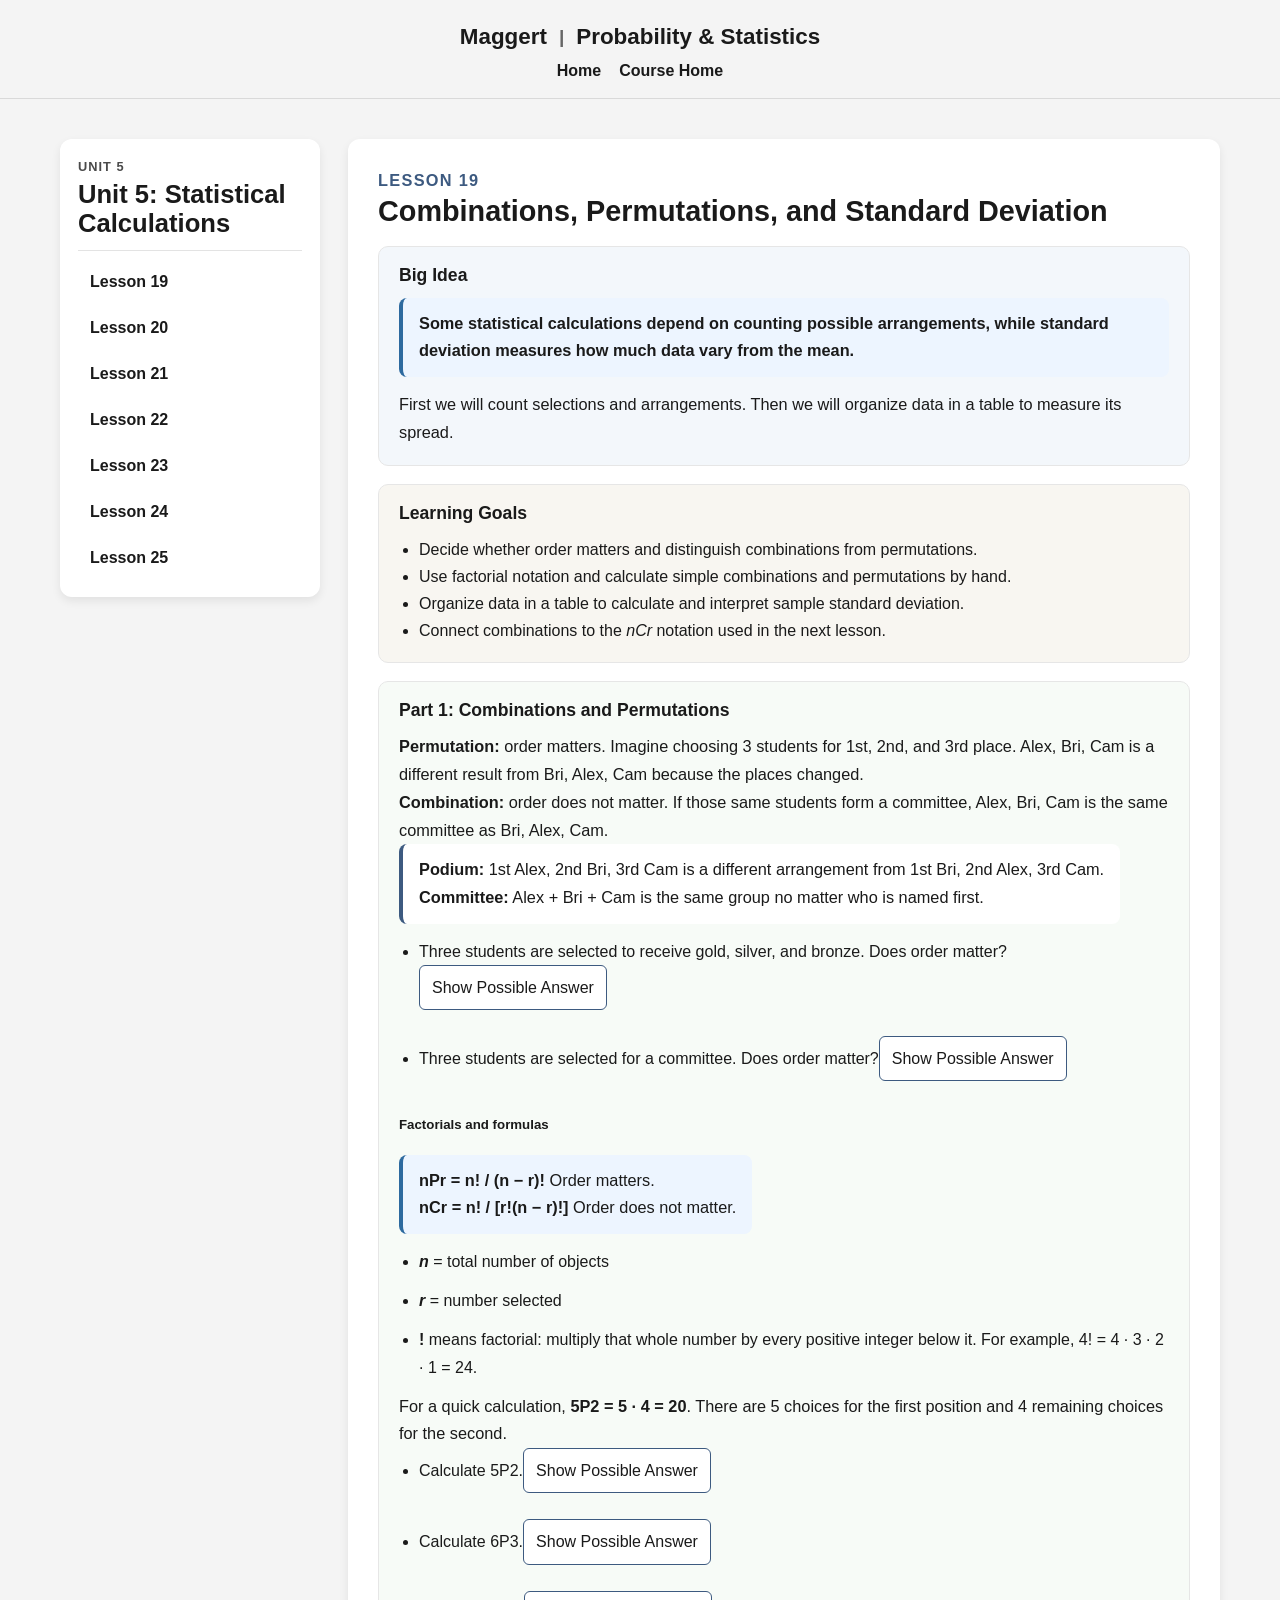
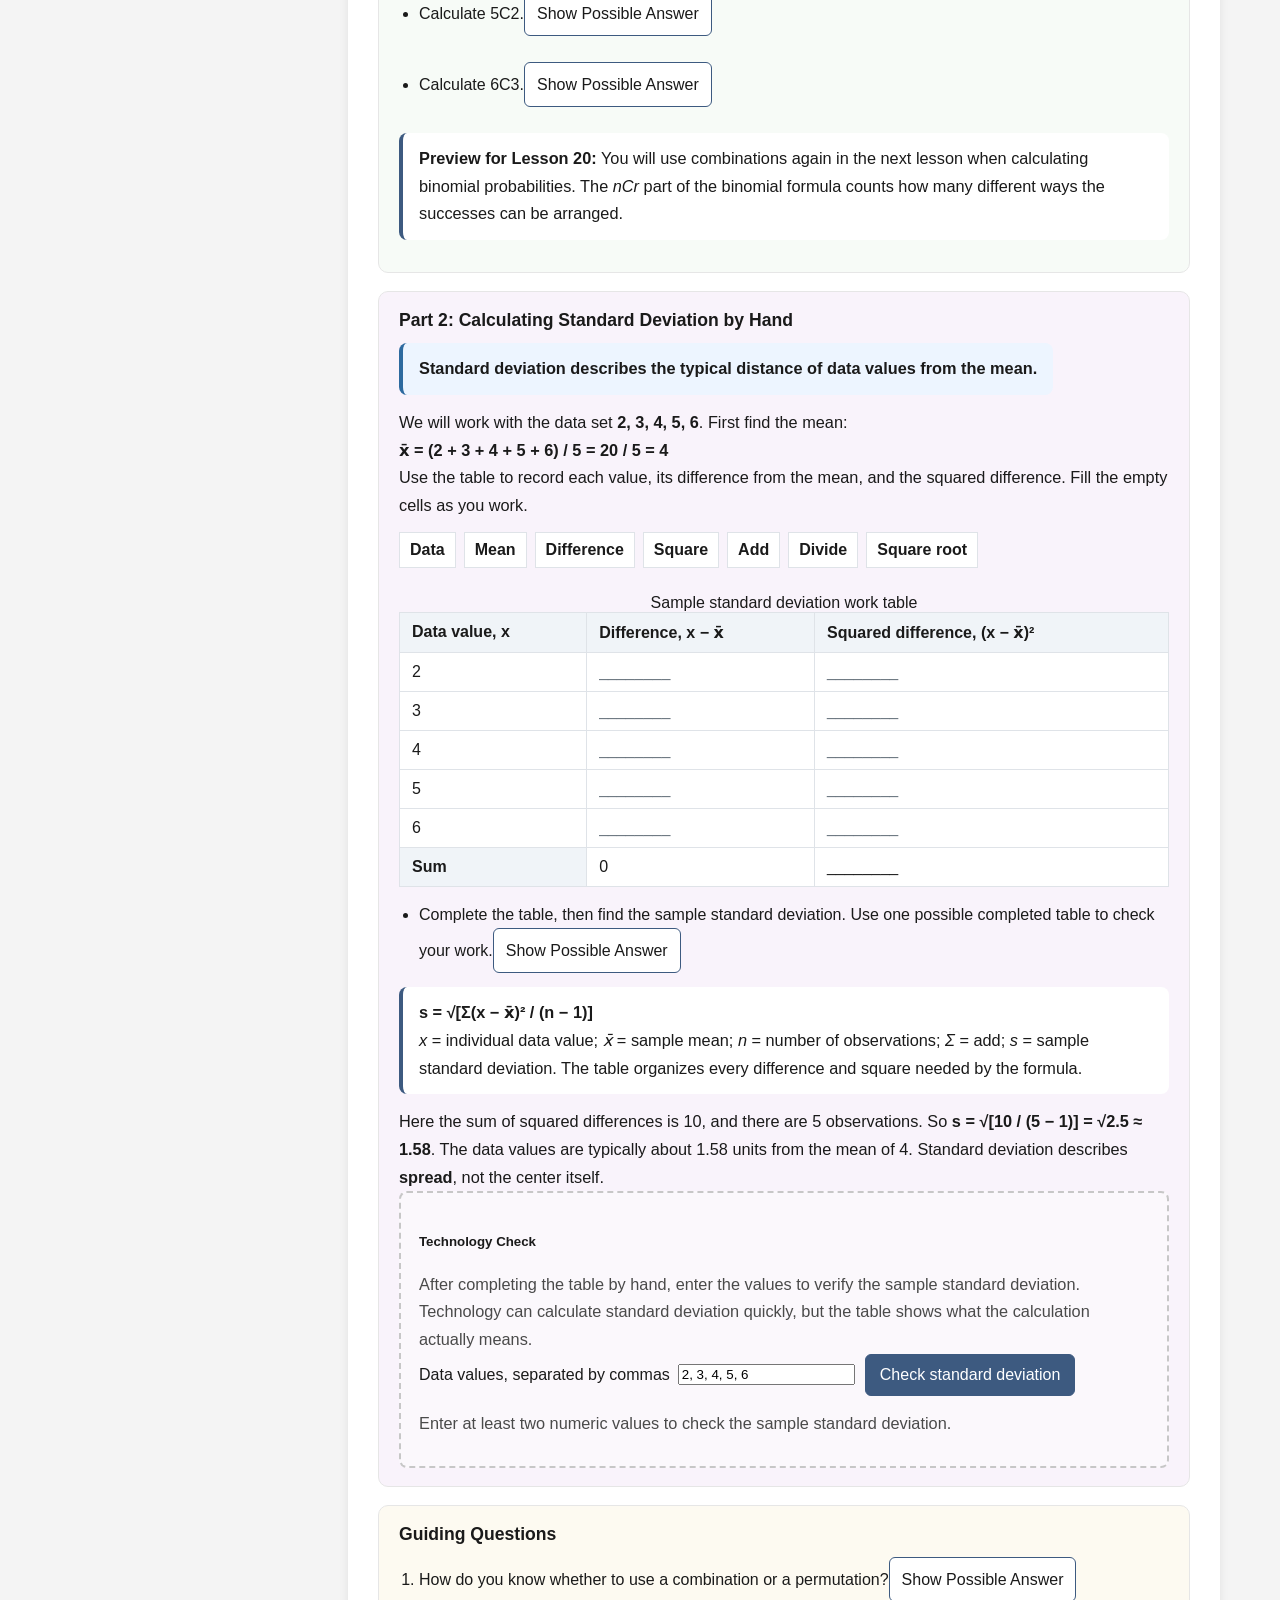
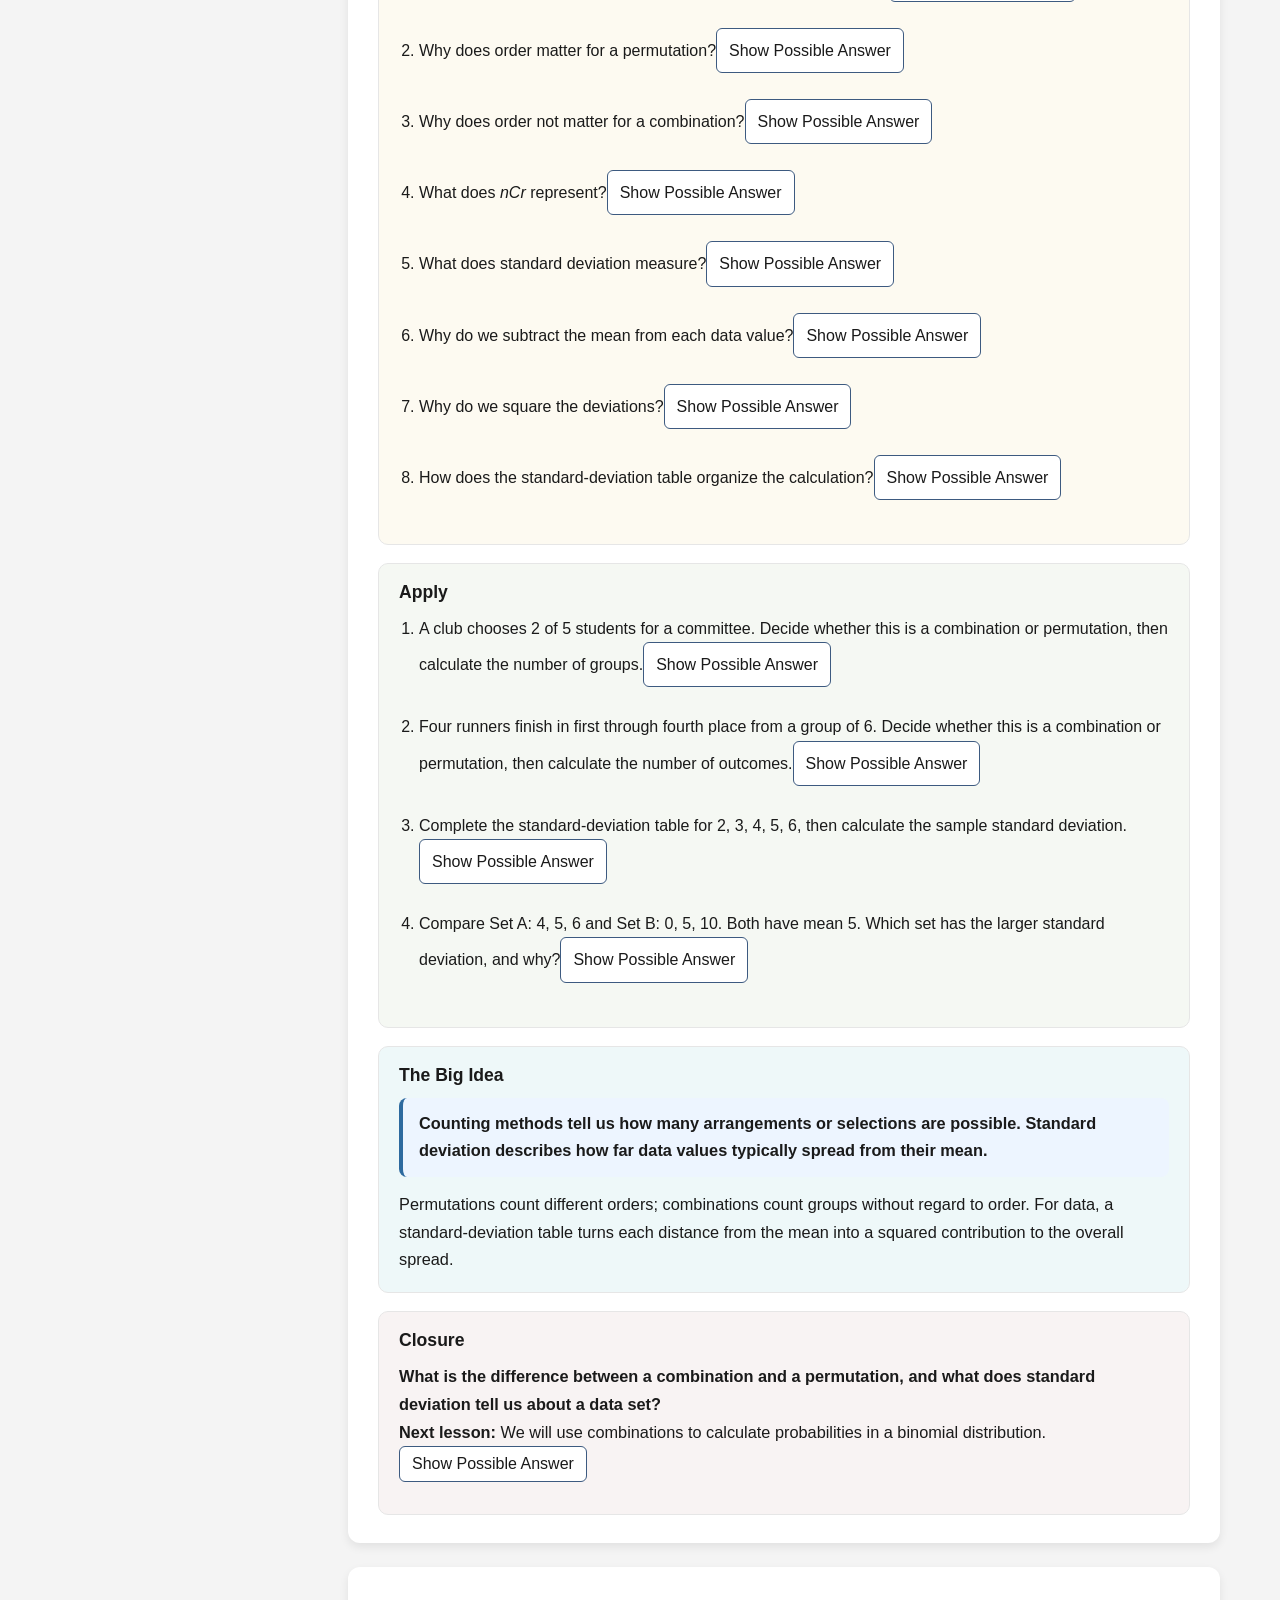
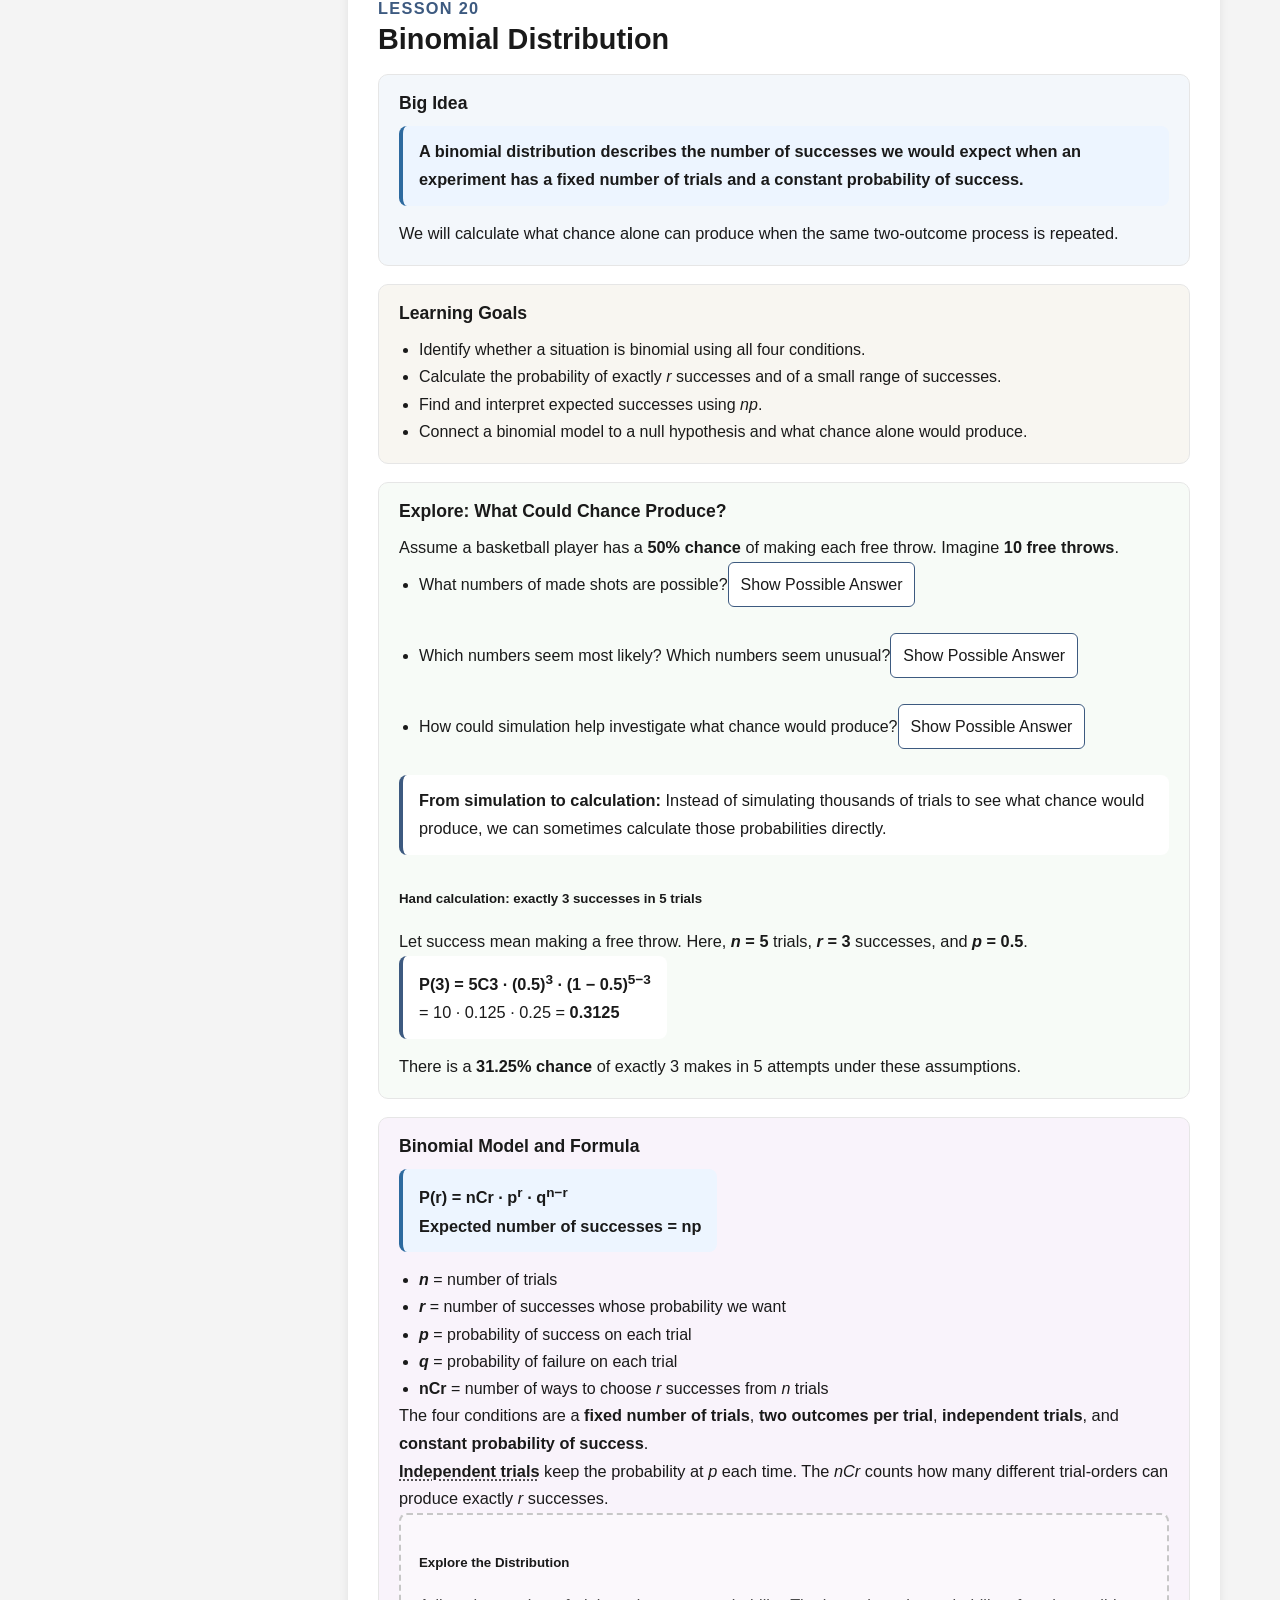
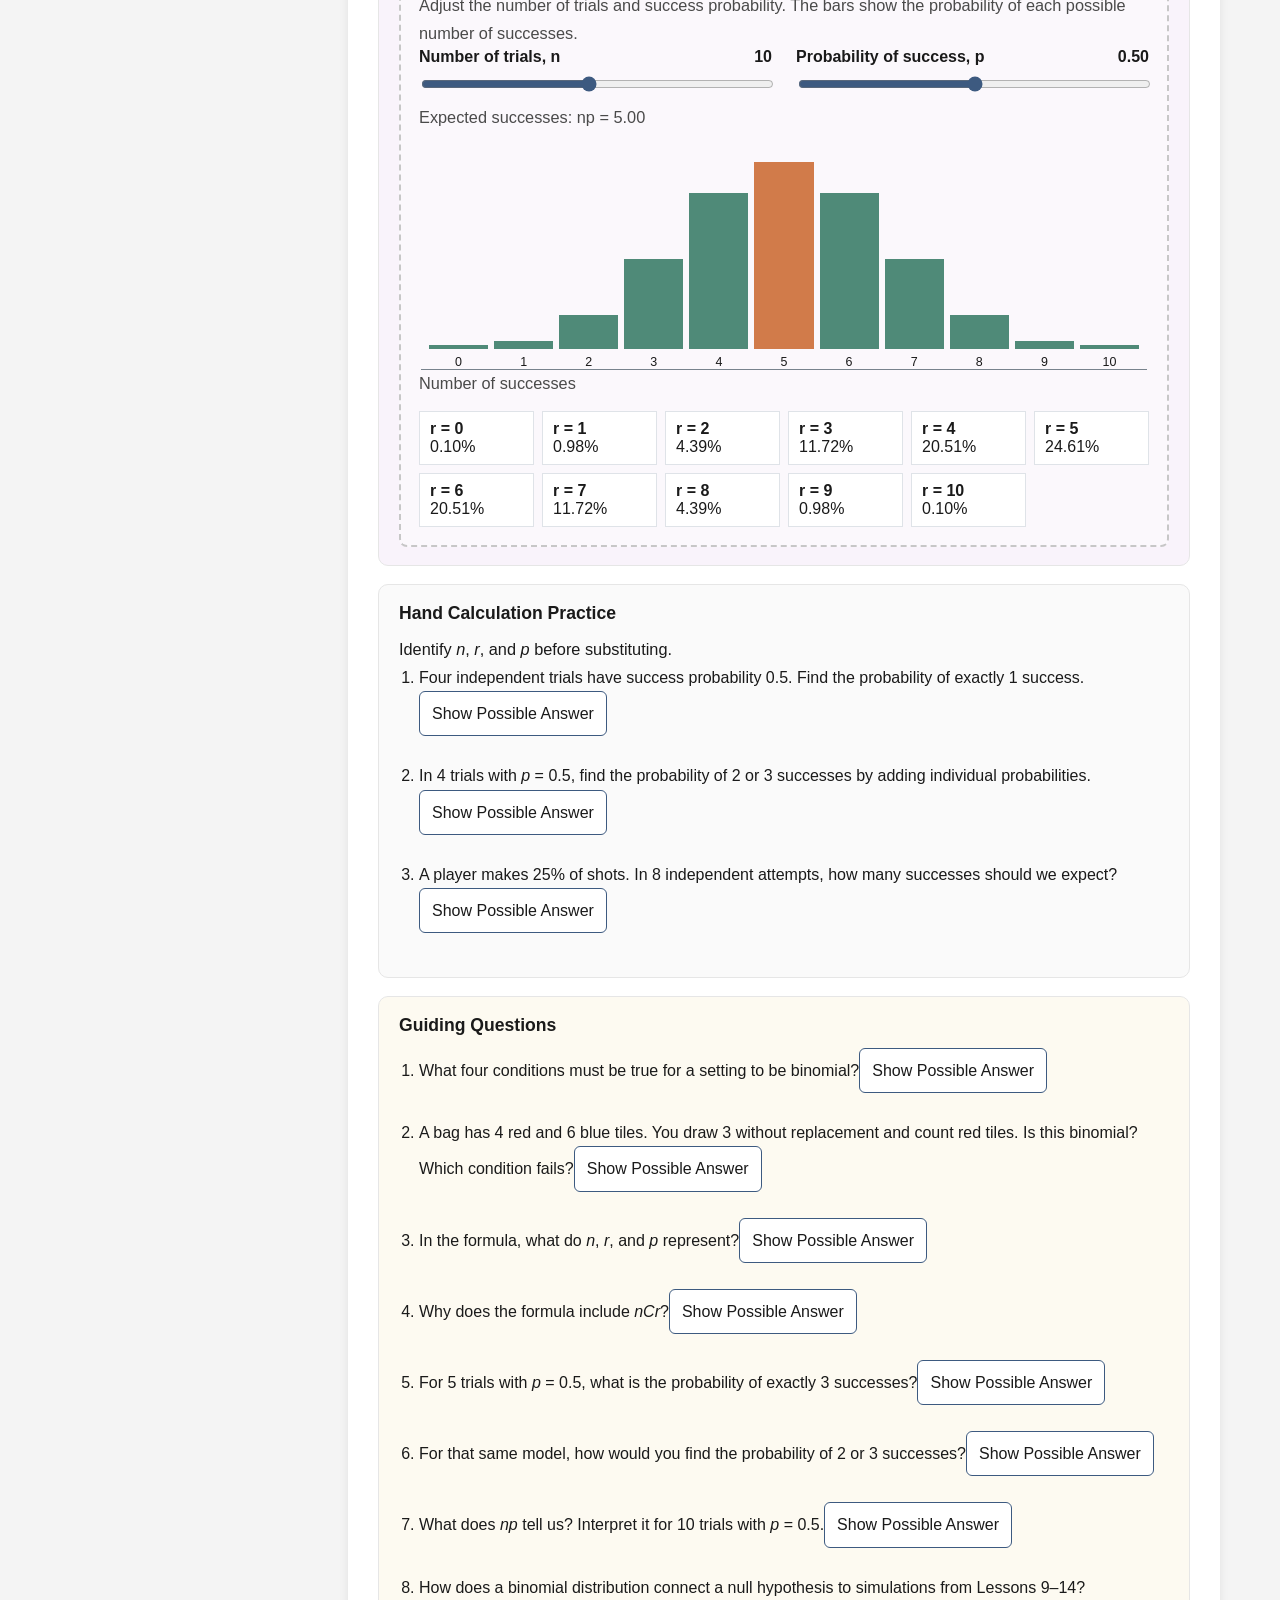
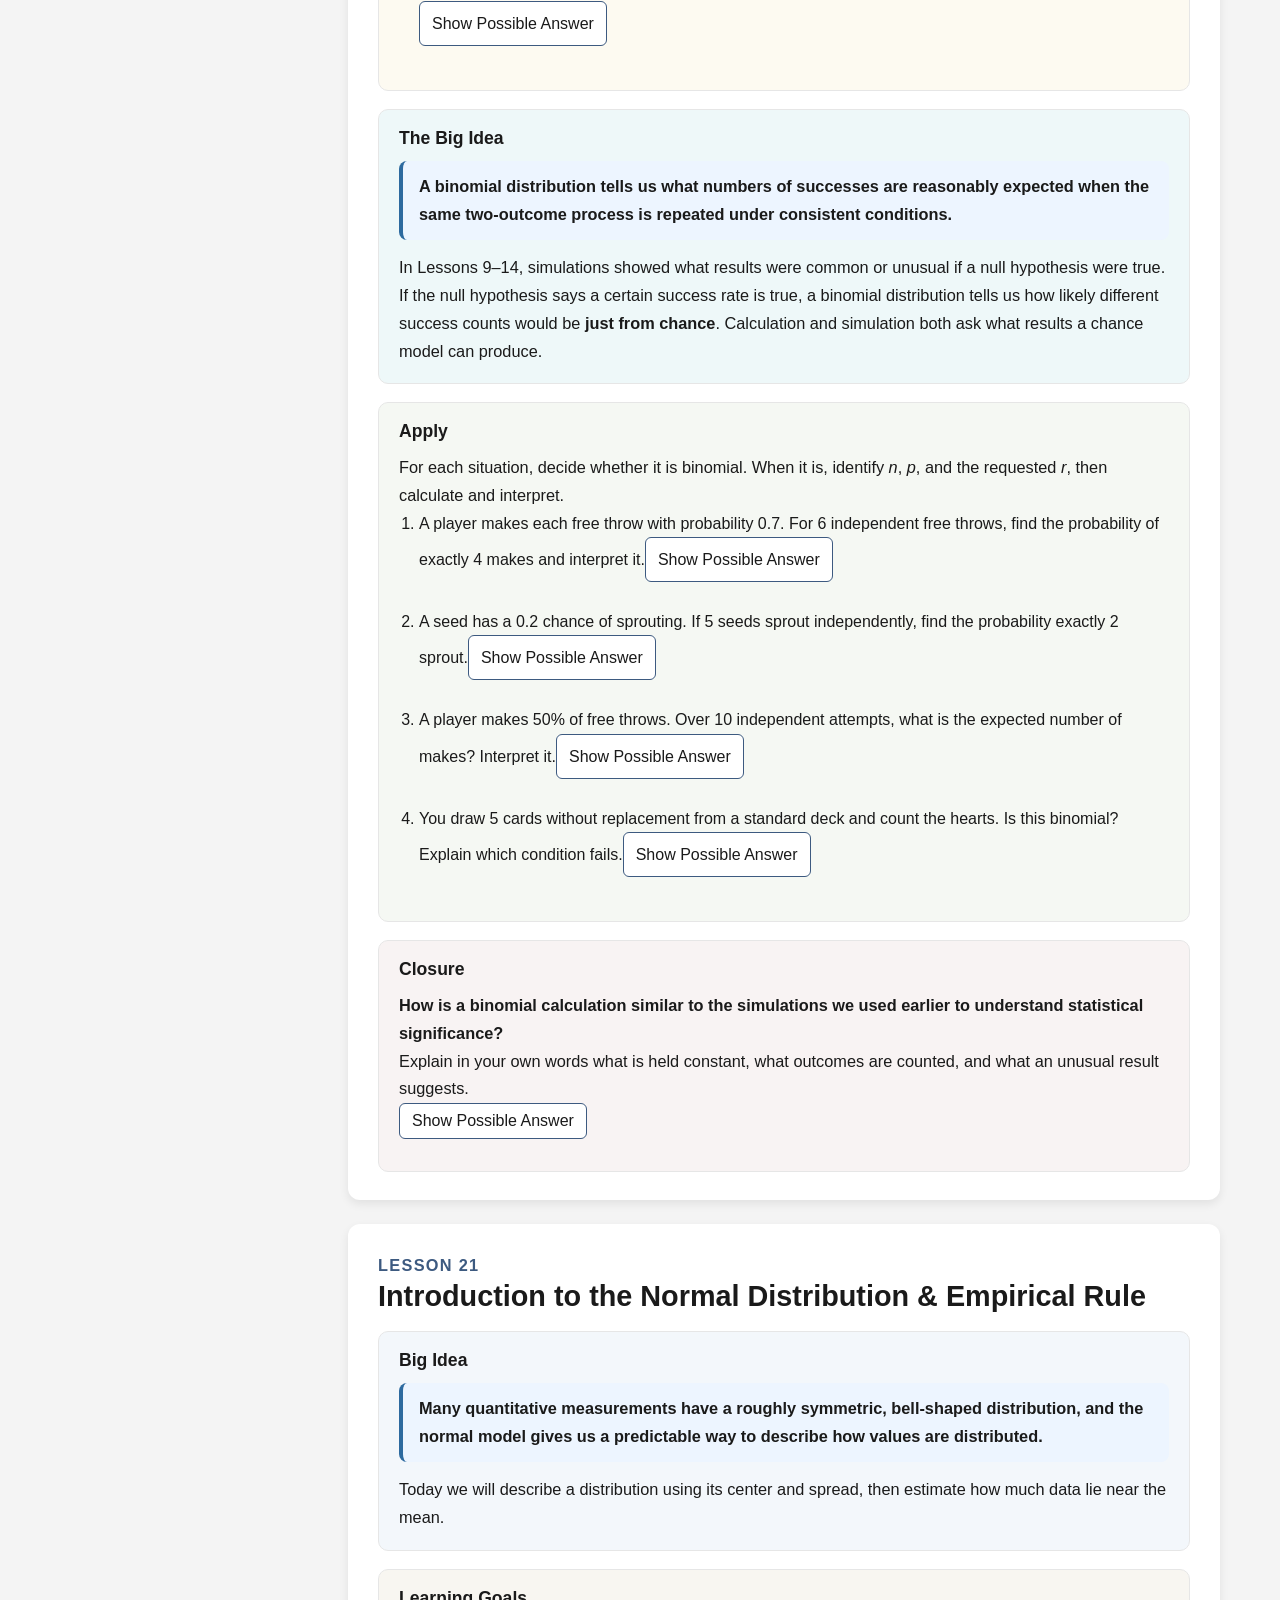
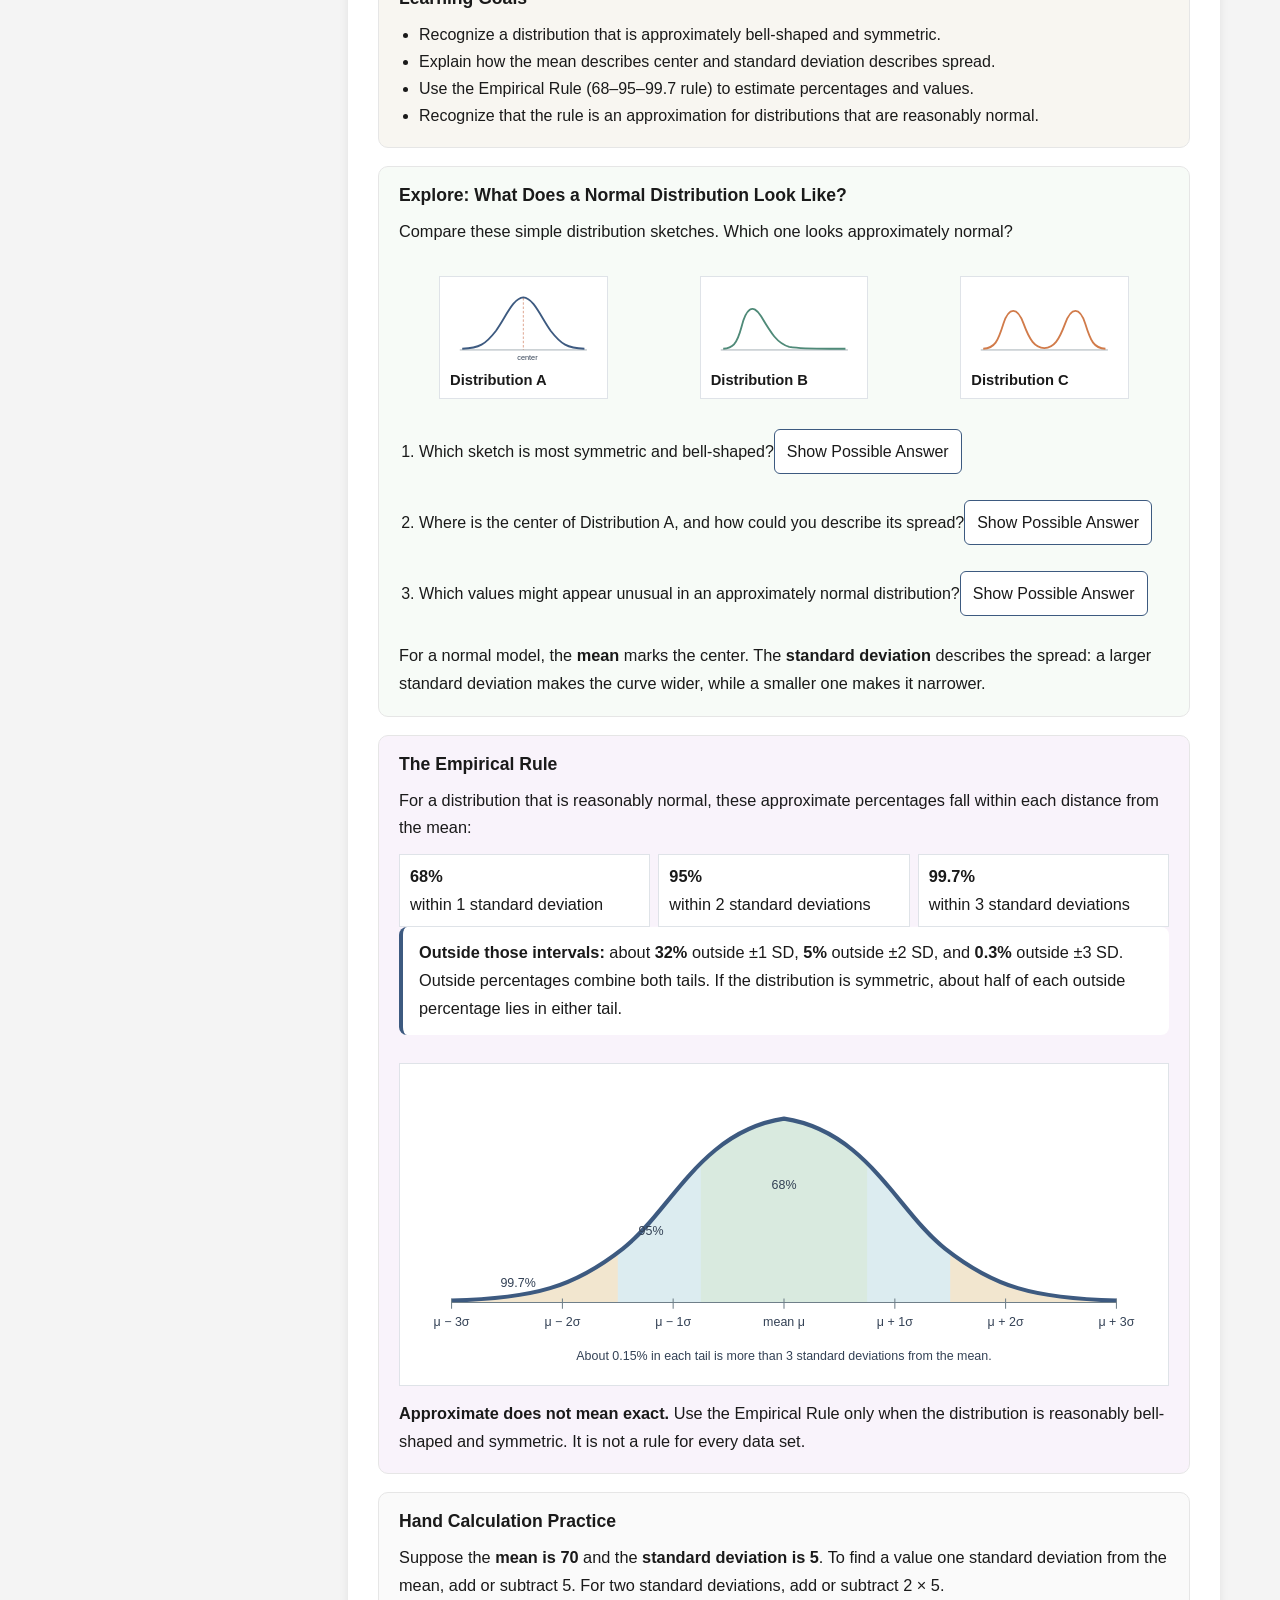
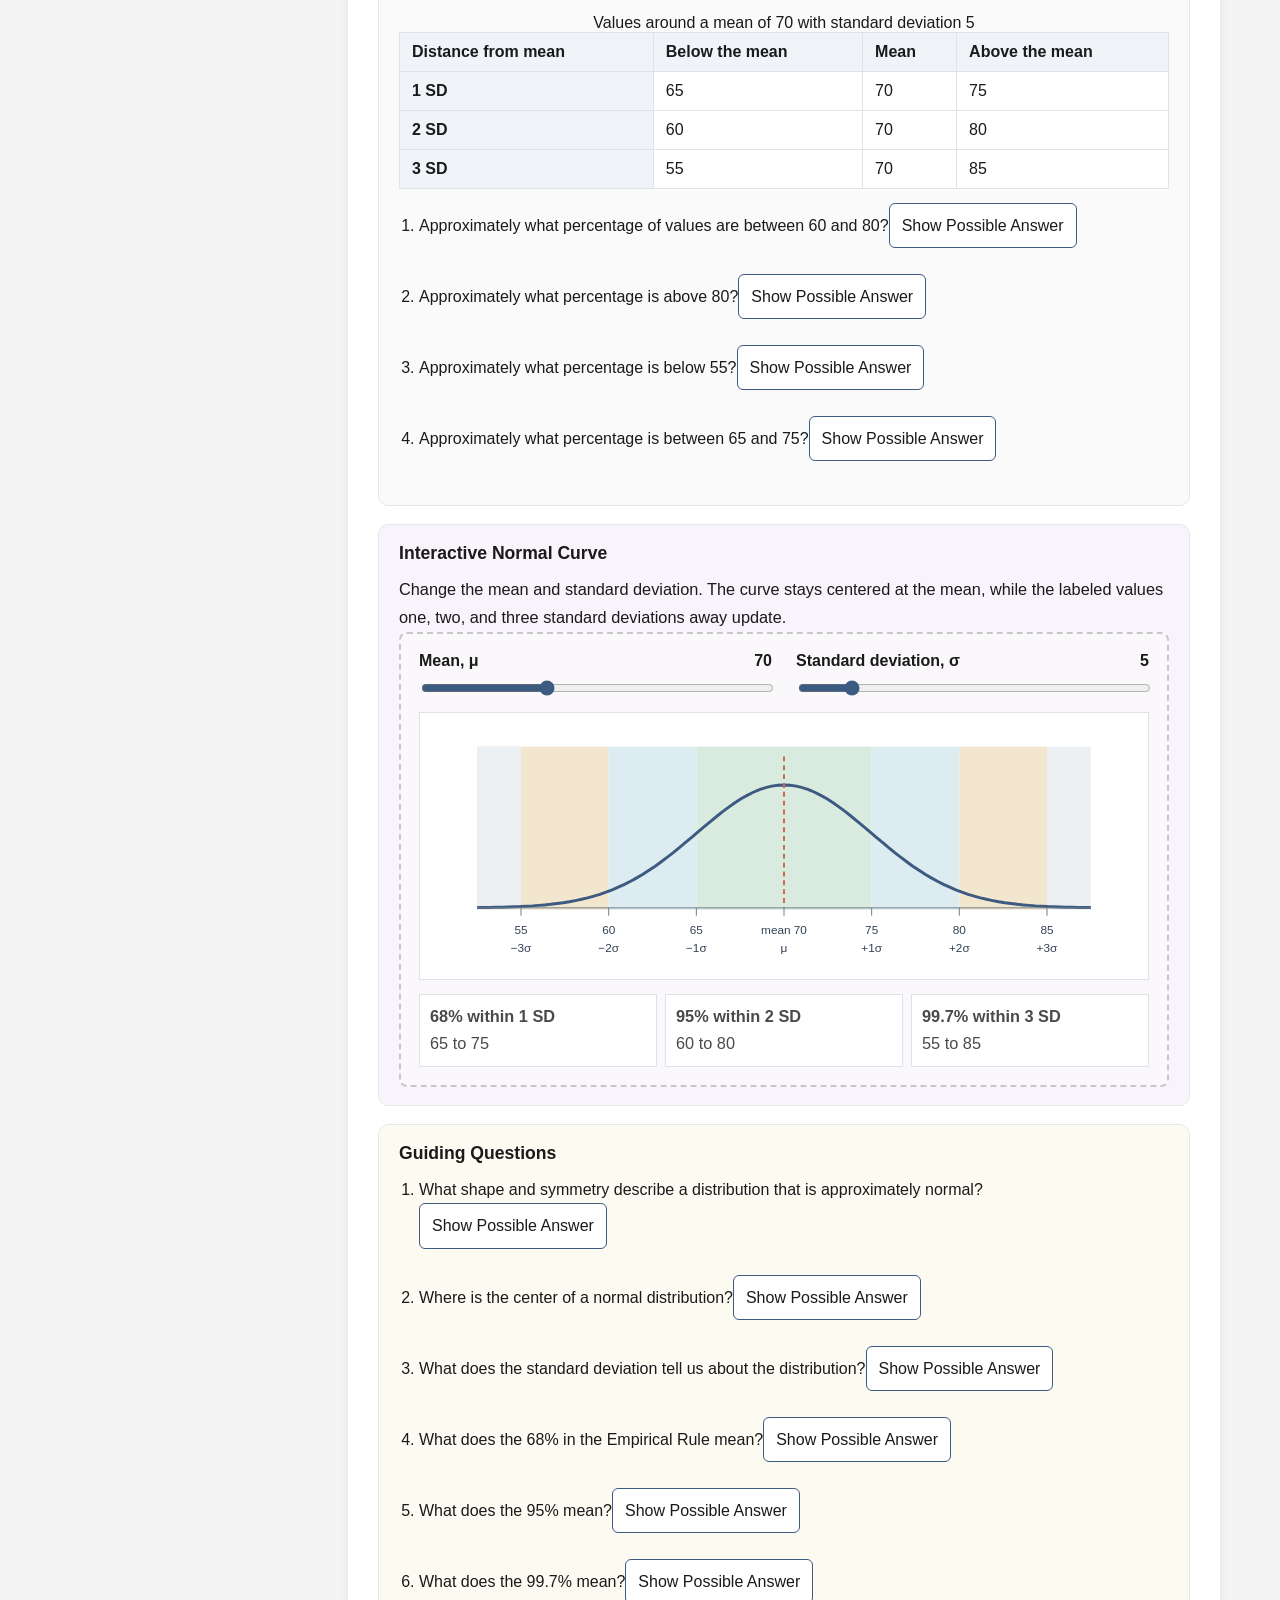
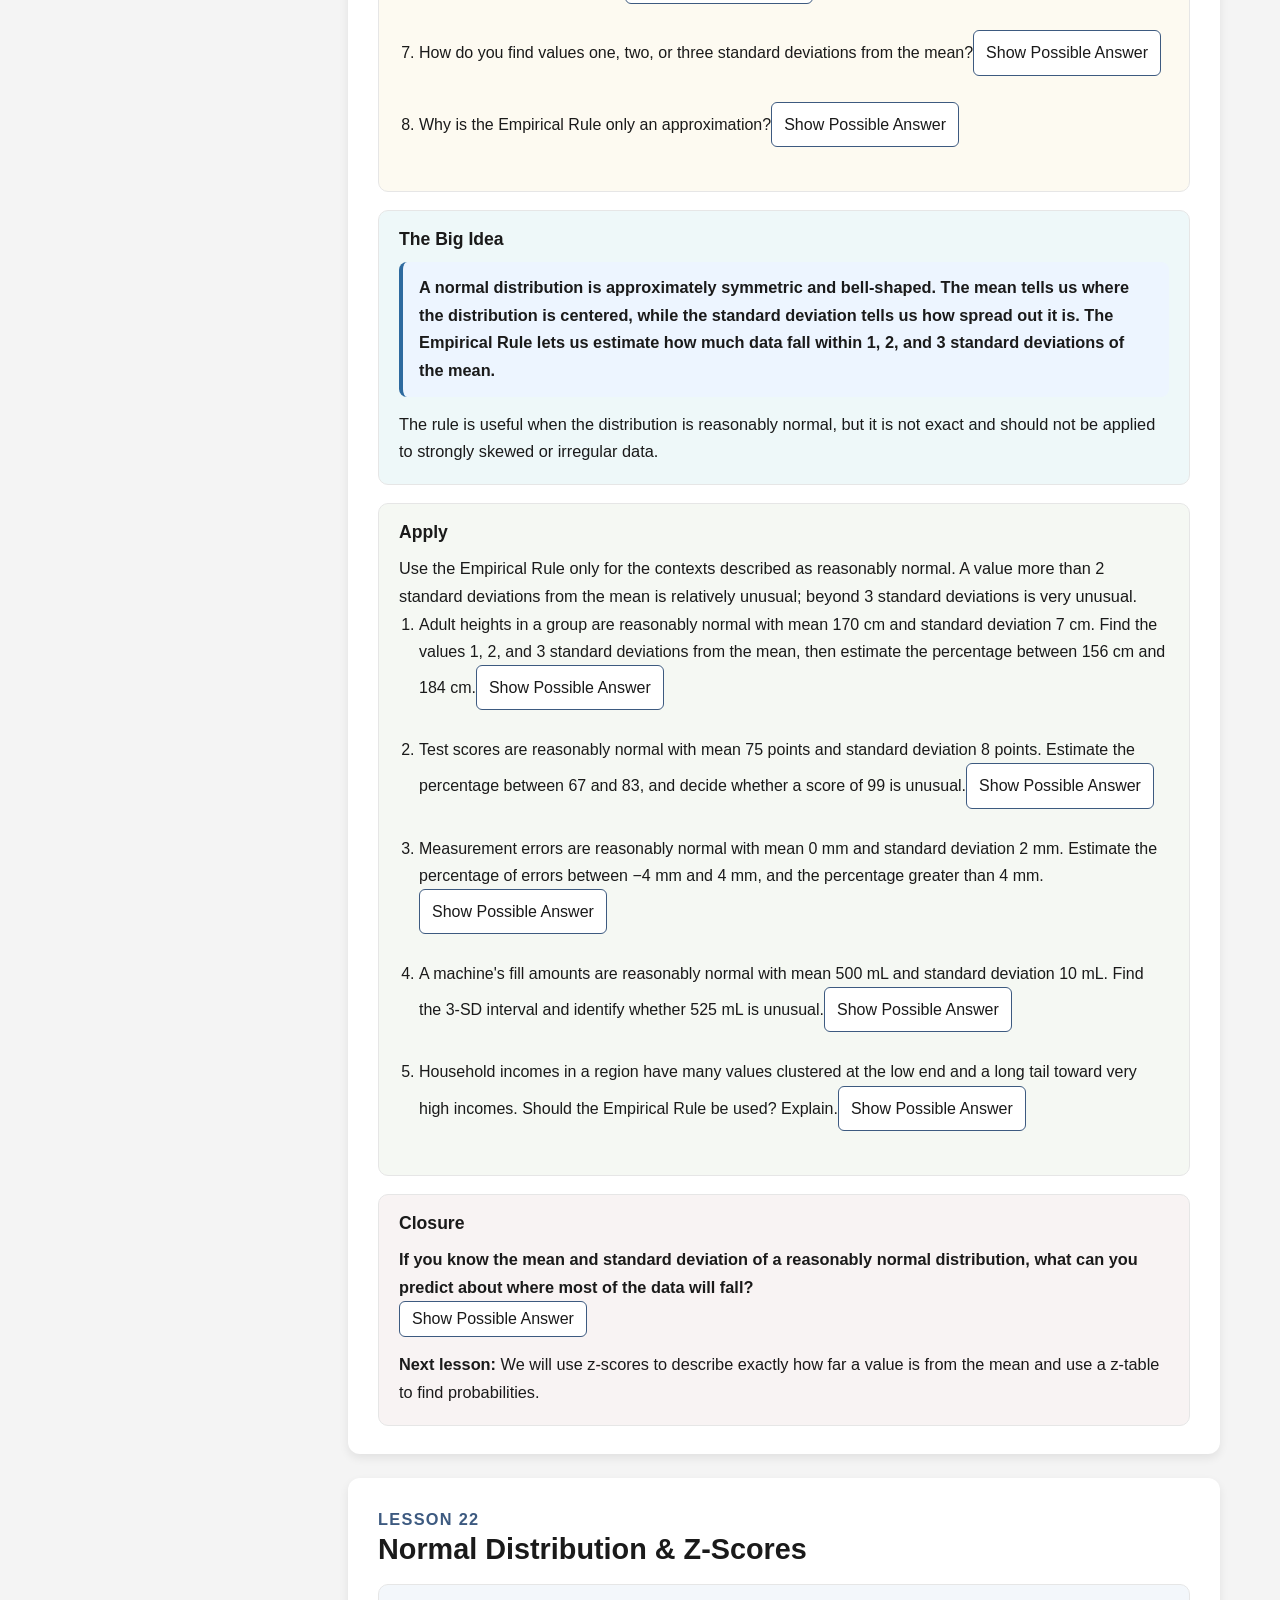
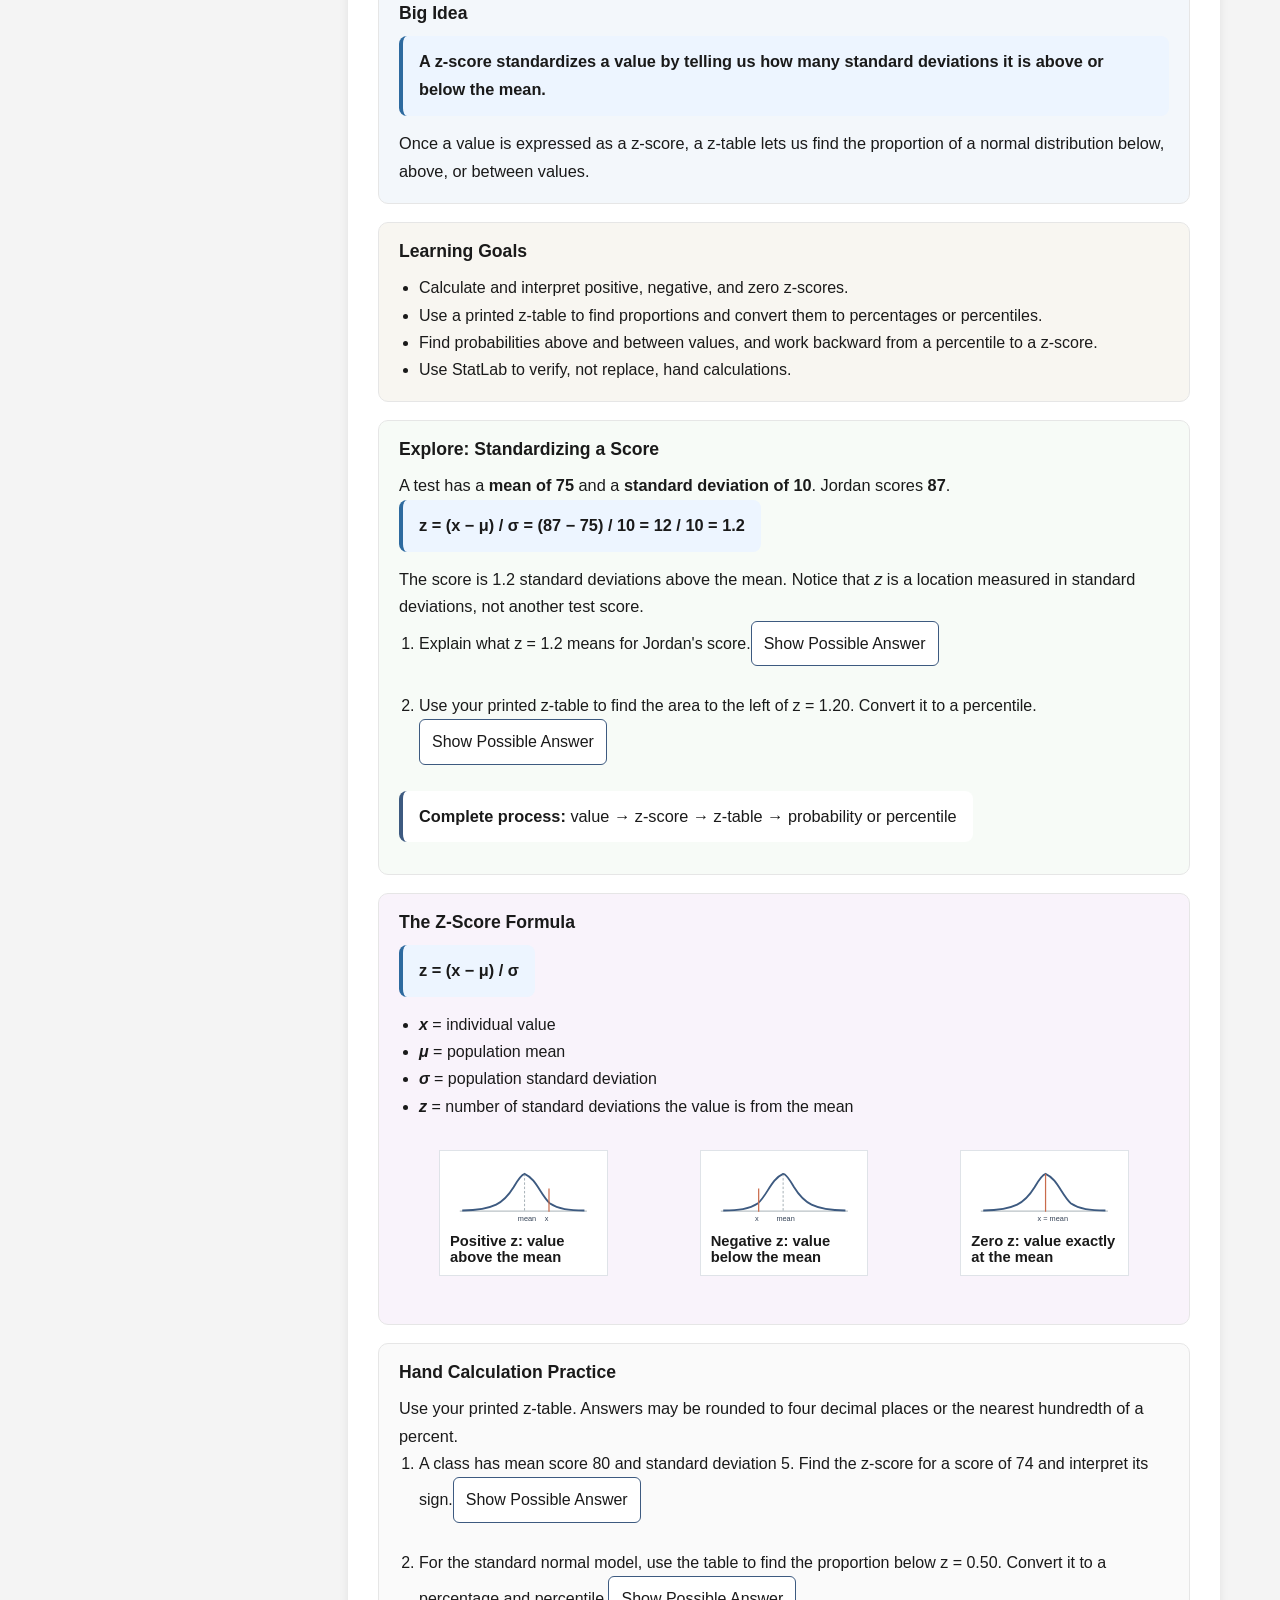
<file: Prob&Stats/unit-5.html>
<!DOCTYPE html>
<html lang="en">
  <head>
    <meta charset="UTF-8" />
    <meta name="viewport" content="width=device-width, initial-scale=1.0" />
      <title>Probability & Statistics - Unit 5: Statistical Calculations</title>
    <link rel="stylesheet" href="../css/style.css" />
    <script src="../js/main.js" defer></script>
    <style>
      .binomial-controls { display: grid; grid-template-columns: repeat(2, minmax(0, 1fr)); gap: 14px 24px; }
      .binomial-controls label { display: grid; grid-template-columns: 1fr auto; gap: 8px 12px; align-items: center; font-weight: 700; }
      .binomial-controls input { grid-column: 1 / -1; width: 100%; accent-color: #3d5a80; }
      .binomial-controls output { min-width: 3.5em; text-align: right; font-variant-numeric: tabular-nums; }
      .binomial-chart-wrap { overflow-x: auto; padding: 8px 2px 0; }
      .binomial-chart { display: grid; grid-template-columns: repeat(var(--bar-count), minmax(26px, 1fr)); align-items: end; gap: 6px; min-width: 360px; height: 220px; padding: 12px 8px 0; border-bottom: 1px solid #78838d; }
      .binomial-column { display: grid; grid-template-rows: 1fr auto; gap: 6px; height: 100%; text-align: center; font-size: 0.78rem; font-variant-numeric: tabular-nums; }
      .binomial-bar-track { display: flex; align-items: end; height: 100%; }
      .binomial-bar { width: 100%; min-height: 2px; background: #4f8a78; }
      .binomial-column.is-near-mean .binomial-bar { background: #d17b4a; }
      .binomial-probabilities { display: grid; grid-template-columns: repeat(auto-fit, minmax(105px, 1fr)); gap: 8px; margin: 14px 0 0; padding: 0; list-style: none; }
      .binomial-probabilities li { padding: 8px 10px; background: #fff; border: 1px solid #dfe3e8; font-variant-numeric: tabular-nums; }
      .formula-block { overflow-wrap: anywhere; font-size: 1.15rem; font-weight: 700; }
      .lesson-questions .lesson-list > li, .lesson-apply .lesson-list > li, .lesson-explore .lesson-list > li, .lesson-practice .lesson-list > li { margin-bottom: 12px; }
      .question-answer { margin: 10px 0 0 !important; }
      .question-answer .lesson-list { padding-left: 20px; }
      .lesson-table-wrap { width: 100%; overflow-x: auto; }
      .lesson-table-wrap .mini-table { min-width: 440px; }
      .unit-content, .lesson { min-width: 0; }
      .sd-entry { min-width: 78px; color: #68737d; }
      .calculation-steps { display: flex; flex-wrap: wrap; gap: 8px; margin: 12px 0; padding: 0; list-style: none; }
      .calculation-steps li { padding: 8px 10px; border: 1px solid #dfe3e8; background: #fff; font-weight: 700; }
      .normal-visual-grid { display: grid; grid-template-columns: repeat(auto-fit, minmax(190px, 1fr)); gap: 12px; margin: 14px 0; }
      .normal-visual { min-width: 0; padding: 10px; background: #fff; border: 1px solid #dfe3e8; }
      .normal-visual svg, .empirical-curve svg, .interactive-normal svg { display: block; width: 100%; height: auto; }
      .normal-visual figcaption { margin-top: 8px; font-size: 0.92rem; font-weight: 700; }
      .empirical-curve, .interactive-normal { overflow-x: auto; margin: 14px 0; padding: 10px; background: #fff; border: 1px solid #dfe3e8; }
      .empirical-curve svg { min-width: 520px; }
      .normal-controls { display: grid; grid-template-columns: repeat(2, minmax(0, 1fr)); gap: 14px 24px; }
      .normal-controls label { display: grid; grid-template-columns: 1fr auto; gap: 8px 12px; align-items: center; font-weight: 700; }
      .normal-controls input { grid-column: 1 / -1; width: 100%; accent-color: #3d5a80; }
      .normal-controls output { min-width: 4em; text-align: right; font-variant-numeric: tabular-nums; }
      .normal-curve-svg { min-width: 520px; }
      .normal-svg-label { fill: #334155; font: 12px Arial, sans-serif; }
      .normal-tick { stroke: #6f7f89; stroke-width: 1; }
      .normal-curve-line { fill: none; stroke: #3d5a80; stroke-width: 3; }
      .normal-mean-line { stroke: #c96b4b; stroke-width: 2; stroke-dasharray: 5 4; }
      .normal-band-one { fill: #d9eadf; }
      .normal-band-two { fill: #dcecf0; }
      .normal-band-three { fill: #f2e6cf; }
        .normal-tail { fill: #edf0f2; }
      .normal-interval-summary { display: grid; grid-template-columns: repeat(auto-fit, minmax(145px, 1fr)); gap: 8px; margin: 12px 0 0; }
      .normal-interval-summary p { padding: 8px 10px; background: #fff; border: 1px solid #dfe3e8; font-variant-numeric: tabular-nums; }
        .z-score-controls { display: grid; grid-template-columns: repeat(3, minmax(0, 1fr)); gap: 12px 18px; align-items: end; }
        .z-score-controls label { display: grid; gap: 6px; font-weight: 700; }
        .z-score-controls input { width: 100%; min-height: 42px; padding: 8px 10px; border: 1px solid #b8c2cc; border-radius: 4px; font: inherit; }
        .z-score-visual { overflow-x: auto; margin: 14px 0; padding: 10px; background: #fff; border: 1px solid #dfe3e8; }
        .z-score-visual svg { display: block; width: 100%; min-width: 500px; height: auto; }
        .z-score-readout { display: grid; grid-template-columns: repeat(auto-fit, minmax(145px, 1fr)); gap: 8px; margin: 12px 0 0; }
        .z-score-readout p { padding: 8px 10px; background: #fff; border: 1px solid #dfe3e8; font-variant-numeric: tabular-nums; }
        .z-area { fill: #d9eadf; }
        .z-curve { fill: none; stroke: #3d5a80; stroke-width: 3; }
        .z-marker { stroke: #c96b4b; stroke-width: 2; stroke-dasharray: 5 4; }
        .proportion-visual { overflow-x: auto; margin: 14px 0; padding: 10px; background: #fff; border: 1px solid #dfe3e8; }
        .proportion-visual svg { display: block; width: 100%; height: auto; }
        .proportion-visual text { fill: #334155; font: 13px Arial, sans-serif; }
        .proportion-visual .interval-line { stroke: #4f8a78; stroke-width: 8; stroke-linecap: round; }
        .proportion-visual .estimate-line { stroke: #c96b4b; stroke-width: 3; }
        .proportion-visual .axis-line { stroke: #78838d; stroke-width: 1; }
        .proportion-visual .axis-tick { stroke: #78838d; stroke-width: 1; }
        @media (max-width: 700px) { .z-score-controls { grid-template-columns: 1fr; } }
      @media (max-width: 600px) { .binomial-controls { grid-template-columns: 1fr; } }
      @media (max-width: 600px) { .normal-controls { grid-template-columns: 1fr; } }
    </style>
  </head>
  <body>
    <header class="site-header unit-header">
      <div class="site-branding">
        <span class="brand-name">Maggert</span>
        <span class="brand-separator">|</span>
        <span class="course-name">Probability &amp; Statistics</span>
      </div>

      <nav class="utility-nav" aria-label="Main navigation">
        <a href="../index.html">Home</a>
        <a href="index.html">Course Home</a>
      </nav>
    </header>

    <main class="unit-page">
      <div class="unit-shell">
        <aside class="unit-sidebar" aria-label="Unit 5: Statistical Calculations navigation">
          <div class="sidebar-header">
            <p class="sidebar-label">Unit 5</p>
            <h2>Unit 5: Statistical Calculations</h2>
          </div>

          <nav class="lesson-nav">
            <a href="#lesson-19">Lesson 19</a>
            <a href="#lesson-20">Lesson 20</a>
            <a href="#lesson-21">Lesson 21</a>
            <a href="#lesson-22">Lesson 22</a>
            <a href="#lesson-23">Lesson 23</a>
            <a href="#lesson-24">Lesson 24</a>
            <a href="#lesson-25" aria-current="page">Lesson 25</a>
          </nav>
        </aside>

        <div class="unit-content">
          <section id="lesson-19" class="lesson">
            <div class="lesson-header">
              <p class="lesson-number">Lesson 19</p>
              <h3>Combinations, Permutations, and Standard Deviation</h3>
            </div>

            <div class="lesson-section lesson-bellringer">
              <h4>Big Idea</h4>
              <div class="lesson-callout emphasis"><p><strong>Some statistical calculations depend on counting possible arrangements, while standard deviation measures how much data vary from the mean.</strong></p></div>
              <p>First we will count selections and arrangements. Then we will organize data in a table to measure its spread.</p>
            </div>

            <div class="lesson-section lesson-objectives">
              <h4>Learning Goals</h4>
              <ul class="lesson-list">
                <li>Decide whether order matters and distinguish combinations from permutations.</li>
                <li>Use factorial notation and calculate simple combinations and permutations by hand.</li>
                <li>Organize data in a table to calculate and interpret sample standard deviation.</li>
                <li>Connect combinations to the <em>nCr</em> notation used in the next lesson.</li>
              </ul>
            </div>

            <div class="lesson-section lesson-explore">
              <h4>Part 1: Combinations and Permutations</h4>
              <p><strong>Permutation:</strong> order matters. Imagine choosing 3 students for 1st, 2nd, and 3rd place. Alex, Bri, Cam is a different result from Bri, Alex, Cam because the places changed.</p>
              <p><strong>Combination:</strong> order does not matter. If those same students form a committee, Alex, Bri, Cam is the same committee as Bri, Alex, Cam.</p>
              <div class="lesson-callout">
                <p><strong>Podium:</strong> 1st Alex, 2nd Bri, 3rd Cam is a different arrangement from 1st Bri, 2nd Alex, 3rd Cam.</p>
                <p><strong>Committee:</strong> Alex + Bri + Cam is the same group no matter who is named first.</p>
              </div>
              <ul class="lesson-list">
                <li>Three students are selected to receive gold, silver, and bronze. Does order matter?<button type="button" class="answer-toggle" data-answer-target="lesson-19-order-1" data-show-label="Show Possible Answer" data-hide-label="Hide Possible Answer" aria-expanded="false">Show Possible Answer</button><div id="lesson-19-order-1" class="possible-answer question-answer" hidden><ul class="lesson-list"><li>Yes. The medals are different places, so changing the order changes the result. This is a permutation.</li></ul></div></li>
                <li>Three students are selected for a committee. Does order matter?<button type="button" class="answer-toggle" data-answer-target="lesson-19-order-2" data-show-label="Show Possible Answer" data-hide-label="Hide Possible Answer" aria-expanded="false">Show Possible Answer</button><div id="lesson-19-order-2" class="possible-answer question-answer" hidden><ul class="lesson-list"><li>No. The same three people make the same committee in any order. This is a combination.</li></ul></div></li>
              </ul>
              <h5>Factorials and formulas</h5>
              <div class="lesson-callout emphasis">
                <p><strong>nPr = n! / (n − r)!</strong> <span>Order matters.</span></p>
                <p><strong>nCr = n! / [r!(n − r)!]</strong> <span>Order does not matter.</span></p>
              </div>
              <ul class="lesson-list">
                <li><strong><em>n</em></strong> = total number of objects</li>
                <li><strong><em>r</em></strong> = number selected</li>
                <li><strong>!</strong> means factorial: multiply that whole number by every positive integer below it. For example, 4! = 4 · 3 · 2 · 1 = 24.</li>
              </ul>
              <p>For a quick calculation, <strong>5P2 = 5 · 4 = 20</strong>. There are 5 choices for the first position and 4 remaining choices for the second.</p>
              <ul class="lesson-list">
                <li>Calculate 5P2.<button type="button" class="answer-toggle" data-answer-target="lesson-19-combo-1" data-show-label="Show Possible Answer" data-hide-label="Hide Possible Answer" aria-expanded="false">Show Possible Answer</button><div id="lesson-19-combo-1" class="possible-answer question-answer" hidden><ul class="lesson-list"><li>5P2 = 5 · 4 = <strong>20</strong>.</li></ul></div></li>
                <li>Calculate 6P3.<button type="button" class="answer-toggle" data-answer-target="lesson-19-combo-2" data-show-label="Show Possible Answer" data-hide-label="Hide Possible Answer" aria-expanded="false">Show Possible Answer</button><div id="lesson-19-combo-2" class="possible-answer question-answer" hidden><ul class="lesson-list"><li>6P3 = 6 · 5 · 4 = <strong>120</strong>.</li></ul></div></li>
                <li>Calculate 5C2.<button type="button" class="answer-toggle" data-answer-target="lesson-19-combo-3" data-show-label="Show Possible Answer" data-hide-label="Hide Possible Answer" aria-expanded="false">Show Possible Answer</button><div id="lesson-19-combo-3" class="possible-answer question-answer" hidden><ul class="lesson-list"><li>5C2 = (5 · 4) / (2 · 1) = <strong>10</strong>.</li></ul></div></li>
                <li>Calculate 6C3.<button type="button" class="answer-toggle" data-answer-target="lesson-19-combo-4" data-show-label="Show Possible Answer" data-hide-label="Hide Possible Answer" aria-expanded="false">Show Possible Answer</button><div id="lesson-19-combo-4" class="possible-answer question-answer" hidden><ul class="lesson-list"><li>6C3 = (6 · 5 · 4) / (3 · 2 · 1) = <strong>20</strong>.</li></ul></div></li>
              </ul>
              <div class="lesson-callout"><p><strong>Preview for Lesson 20:</strong> You will use combinations again in the next lesson when calculating binomial probabilities. The <em>nCr</em> part of the binomial formula counts how many different ways the successes can be arranged.</p></div>
            </div>

            <div class="lesson-section lesson-simulation">
              <h4>Part 2: Calculating Standard Deviation by Hand</h4>
              <div class="lesson-callout emphasis"><p><strong>Standard deviation describes the typical distance of data values from the mean.</strong></p></div>
              <p>We will work with the data set <strong>2, 3, 4, 5, 6</strong>. First find the mean:</p>
              <p><strong>x̄ = (2 + 3 + 4 + 5 + 6) / 5 = 20 / 5 = 4</strong></p>
              <p>Use the table to record each value, its difference from the mean, and the squared difference. Fill the empty cells as you work.</p>
              <ul class="calculation-steps" aria-label="Standard deviation calculation steps">
                <li>Data</li><li>Mean</li><li>Difference</li><li>Square</li><li>Add</li><li>Divide</li><li>Square root</li>
              </ul>
              <div class="lesson-table-wrap">
                <table class="mini-table">
                  <caption>Sample standard deviation work table</caption>
                  <thead><tr><th scope="col">Data value, x</th><th scope="col">Difference, x − x̄</th><th scope="col">Squared difference, (x − x̄)²</th></tr></thead>
                  <tbody>
                    <tr><td>2</td><td class="sd-entry">________</td><td class="sd-entry">________</td></tr>
                    <tr><td>3</td><td class="sd-entry">________</td><td class="sd-entry">________</td></tr>
                    <tr><td>4</td><td class="sd-entry">________</td><td class="sd-entry">________</td></tr>
                    <tr><td>5</td><td class="sd-entry">________</td><td class="sd-entry">________</td></tr>
                    <tr><td>6</td><td class="sd-entry">________</td><td class="sd-entry">________</td></tr>
                    <tr><th scope="row">Sum</th><td>0</td><td>________</td></tr>
                  </tbody>
                </table>
              </div>
              <ul class="lesson-list">
                <li>Complete the table, then find the sample standard deviation. Use one possible completed table to check your work.<button type="button" class="answer-toggle" data-answer-target="lesson-19-guided-table" data-show-label="Show Possible Answer" data-hide-label="Hide Possible Answer" aria-expanded="false">Show Possible Answer</button><div id="lesson-19-guided-table" class="possible-answer question-answer" hidden><ul class="lesson-list"><li><div class="lesson-table-wrap"><table class="mini-table"><caption>Completed table for data 2, 3, 4, 5, 6</caption><thead><tr><th scope="col">x</th><th scope="col">x − x̄</th><th scope="col">(x − x̄)²</th></tr></thead><tbody><tr><td>2</td><td>−2</td><td>4</td></tr><tr><td>3</td><td>−1</td><td>1</td></tr><tr><td>4</td><td>0</td><td>0</td></tr><tr><td>5</td><td>1</td><td>1</td></tr><tr><td>6</td><td>2</td><td>4</td></tr><tr><th scope="row">Sum</th><td>0</td><td>10</td></tr></tbody></table></div>The squared differences add to 10. Divide by <em>n</em> − 1 = 4 to get 2.5, then take the square root: <strong>s = √2.5 ≈ 1.58</strong>.</li></ul></div></li>
              </ul>
              <div class="lesson-callout"><p><strong>s = √[Σ(x − x̄)² / (n − 1)]</strong></p><p><em>x</em> = individual data value; <em>x̄</em> = sample mean; <em>n</em> = number of observations; <em>Σ</em> = add; <em>s</em> = sample standard deviation. The table organizes every difference and square needed by the formula.</p></div>
              <p>Here the sum of squared differences is 10, and there are 5 observations. So <strong>s = √[10 / (5 − 1)] = √2.5 ≈ 1.58</strong>. The data values are typically about 1.58 units from the mean of 4. Standard deviation describes <strong>spread</strong>, not the center itself.</p>
              <div class="simulation-widget" data-standard-deviation-check>
                <h5>Technology Check</h5>
                <p>After completing the table by hand, enter the values to verify the sample standard deviation. Technology can calculate standard deviation quickly, but the table shows what the calculation actually means.</p>
                <div class="simulation-controls">
                  <label for="sd-data">Data values, separated by commas <input id="sd-data" data-sd-input type="text" value="2, 3, 4, 5, 6" /></label>
                  <button type="button" class="simulation-button" data-sd-action>Check standard deviation</button>
                </div>
                <p class="simulation-summary" data-sd-output aria-live="polite">Enter at least two numeric values to check the sample standard deviation.</p>
              </div>
            </div>

            <div class="lesson-section lesson-questions">
              <h4>Guiding Questions</h4>
              <ol class="lesson-list lesson-ordered-list">
                <li>How do you know whether to use a combination or a permutation?<button type="button" class="answer-toggle" data-answer-target="lesson-19-guiding-1" data-show-label="Show Possible Answer" data-hide-label="Hide Possible Answer" aria-expanded="false">Show Possible Answer</button><div id="lesson-19-guiding-1" class="possible-answer question-answer" hidden><ul class="lesson-list"><li>Ask whether changing the order creates a different result. If it does, use a permutation; if not, use a combination.</li></ul></div></li>
                <li>Why does order matter for a permutation?<button type="button" class="answer-toggle" data-answer-target="lesson-19-guiding-2" data-show-label="Show Possible Answer" data-hide-label="Hide Possible Answer" aria-expanded="false">Show Possible Answer</button><div id="lesson-19-guiding-2" class="possible-answer question-answer" hidden><ul class="lesson-list"><li>Each position or role is different, so the same objects in a different order count as a different arrangement.</li></ul></div></li>
                <li>Why does order not matter for a combination?<button type="button" class="answer-toggle" data-answer-target="lesson-19-guiding-3" data-show-label="Show Possible Answer" data-hide-label="Hide Possible Answer" aria-expanded="false">Show Possible Answer</button><div id="lesson-19-guiding-3" class="possible-answer question-answer" hidden><ul class="lesson-list"><li>A combination counts only which objects were selected. Reordering the same group does not create a new group.</li></ul></div></li>
                <li>What does <em>nCr</em> represent?<button type="button" class="answer-toggle" data-answer-target="lesson-19-guiding-4" data-show-label="Show Possible Answer" data-hide-label="Hide Possible Answer" aria-expanded="false">Show Possible Answer</button><div id="lesson-19-guiding-4" class="possible-answer question-answer" hidden><ul class="lesson-list"><li>It counts the number of ways to select <em>r</em> objects from <em>n</em> when order does not matter.</li></ul></div></li>
                <li>What does standard deviation measure?<button type="button" class="answer-toggle" data-answer-target="lesson-19-guiding-5" data-show-label="Show Possible Answer" data-hide-label="Hide Possible Answer" aria-expanded="false">Show Possible Answer</button><div id="lesson-19-guiding-5" class="possible-answer question-answer" hidden><ul class="lesson-list"><li>It describes the typical distance of data values from the mean and therefore how spread out the data are.</li></ul></div></li>
                <li>Why do we subtract the mean from each data value?<button type="button" class="answer-toggle" data-answer-target="lesson-19-guiding-6" data-show-label="Show Possible Answer" data-hide-label="Hide Possible Answer" aria-expanded="false">Show Possible Answer</button><div id="lesson-19-guiding-6" class="possible-answer question-answer" hidden><ul class="lesson-list"><li>The difference tells how far and in which direction each value is from the center of the data.</li></ul></div></li>
                <li>Why do we square the deviations?<button type="button" class="answer-toggle" data-answer-target="lesson-19-guiding-7" data-show-label="Show Possible Answer" data-hide-label="Hide Possible Answer" aria-expanded="false">Show Possible Answer</button><div id="lesson-19-guiding-7" class="possible-answer question-answer" hidden><ul class="lesson-list"><li>Squaring makes negative and positive differences contribute positively and gives larger differences more weight.</li></ul></div></li>
                <li>How does the standard-deviation table organize the calculation?<button type="button" class="answer-toggle" data-answer-target="lesson-19-guiding-8" data-show-label="Show Possible Answer" data-hide-label="Hide Possible Answer" aria-expanded="false">Show Possible Answer</button><div id="lesson-19-guiding-8" class="possible-answer question-answer" hidden><ul class="lesson-list"><li>It lists each value, its difference from the mean, and its squared difference so we can add the squares, divide by <em>n</em> − 1, and take the square root.</li></ul></div></li>
              </ol>
            </div>

            <div class="lesson-section lesson-apply">
              <h4>Apply</h4>
              <ol class="lesson-list lesson-ordered-list">
                <li>A club chooses 2 of 5 students for a committee. Decide whether this is a combination or permutation, then calculate the number of groups.<button type="button" class="answer-toggle" data-answer-target="lesson-19-apply-1" data-show-label="Show Possible Answer" data-hide-label="Hide Possible Answer" aria-expanded="false">Show Possible Answer</button><div id="lesson-19-apply-1" class="possible-answer question-answer" hidden><ul class="lesson-list"><li>Order does not matter, so use a combination: 5C2 = <strong>10 committees</strong>.</li></ul></div></li>
                <li>Four runners finish in first through fourth place from a group of 6. Decide whether this is a combination or permutation, then calculate the number of outcomes.<button type="button" class="answer-toggle" data-answer-target="lesson-19-apply-2" data-show-label="Show Possible Answer" data-hide-label="Hide Possible Answer" aria-expanded="false">Show Possible Answer</button><div id="lesson-19-apply-2" class="possible-answer question-answer" hidden><ul class="lesson-list"><li>Order matters because places differ, so use a permutation: 6P4 = 6 · 5 · 4 · 3 = <strong>360 outcomes</strong>.</li></ul></div></li>
                <li>Complete the standard-deviation table for 2, 3, 4, 5, 6, then calculate the sample standard deviation.<button type="button" class="answer-toggle" data-answer-target="lesson-19-apply-3" data-show-label="Show Possible Answer" data-hide-label="Hide Possible Answer" aria-expanded="false">Show Possible Answer</button><div id="lesson-19-apply-3" class="possible-answer question-answer" hidden><ul class="lesson-list"><li><div class="lesson-table-wrap"><table class="mini-table"><caption>Completed sample standard-deviation table</caption><thead><tr><th scope="col">x</th><th scope="col">x − x̄</th><th scope="col">(x − x̄)²</th></tr></thead><tbody><tr><td>2</td><td>−2</td><td>4</td></tr><tr><td>3</td><td>−1</td><td>1</td></tr><tr><td>4</td><td>0</td><td>0</td></tr><tr><td>5</td><td>1</td><td>1</td></tr><tr><td>6</td><td>2</td><td>4</td></tr><tr><th scope="row">Sum</th><td>0</td><td>10</td></tr></tbody></table></div>The mean is 4. The squared differences add to 10, so <em>s</em> = √[10 / (5 − 1)] ≈ <strong>1.58</strong>.</li></ul></div></li>
                <li>Compare Set A: 4, 5, 6 and Set B: 0, 5, 10. Both have mean 5. Which set has the larger standard deviation, and why?<button type="button" class="answer-toggle" data-answer-target="lesson-19-apply-4" data-show-label="Show Possible Answer" data-hide-label="Hide Possible Answer" aria-expanded="false">Show Possible Answer</button><div id="lesson-19-apply-4" class="possible-answer question-answer" hidden><ul class="lesson-list"><li>Set B has the larger standard deviation because its values are farther from the same mean of 5, so it has greater spread.</li></ul></div></li>
              </ol>
            </div>

            <div class="lesson-section lesson-big-idea">
              <h4>The Big Idea</h4>
              <div class="lesson-callout emphasis"><p><strong>Counting methods tell us how many arrangements or selections are possible. Standard deviation describes how far data values typically spread from their mean.</strong></p></div>
              <p>Permutations count different orders; combinations count groups without regard to order. For data, a standard-deviation table turns each distance from the mean into a squared contribution to the overall spread.</p>
            </div>

            <div class="lesson-section lesson-closure">
              <h4>Closure</h4>
              <p><strong>What is the difference between a combination and a permutation, and what does standard deviation tell us about a data set?</strong></p>
              <p><strong>Next lesson:</strong> We will use combinations to calculate probabilities in a binomial distribution.</p>
              <button type="button" class="answer-toggle" data-answer-target="lesson-19-closure" data-show-label="Show Possible Answer" data-hide-label="Hide Possible Answer" aria-expanded="false">Show Possible Answer</button>
              <div id="lesson-19-closure" class="possible-answer" hidden><ul class="lesson-list"><li>A permutation is used when order matters; a combination is used when order does not matter. Standard deviation describes the typical distance of data values from the mean, so it measures spread. In the next lesson, the combination count <em>nCr</em> helps count success arrangements in a binomial probability.</li></ul></div>
            </div>
          </section>

          <section id="lesson-20" class="lesson">
            <div class="lesson-header">
              <p class="lesson-number">Lesson 20</p>
              <h3>Binomial Distribution</h3>
            </div>

            <div class="lesson-section lesson-bellringer">
              <h4>Big Idea</h4>
              <div class="lesson-callout emphasis"><p><strong>A binomial distribution describes the number of successes we would expect when an experiment has a fixed number of trials and a constant probability of success.</strong></p></div>
              <p>We will calculate what chance alone can produce when the same two-outcome process is repeated.</p>
            </div>

            <div class="lesson-section lesson-objectives">
              <h4>Learning Goals</h4>
              <ul class="lesson-list">
                <li>Identify whether a situation is binomial using all four conditions.</li>
                <li>Calculate the probability of exactly <em>r</em> successes and of a small range of successes.</li>
                <li>Find and interpret expected successes using <em>np</em>.</li>
                <li>Connect a binomial model to a null hypothesis and what chance alone would produce.</li>
              </ul>
            </div>

            <div class="lesson-section lesson-explore">
              <h4>Explore: What Could Chance Produce?</h4>
              <p>Assume a basketball player has a <strong>50% chance</strong> of making each free throw. Imagine <strong>10 free throws</strong>.</p>
              <ul class="lesson-list">
                <li>What numbers of made shots are possible?<button type="button" class="answer-toggle" data-answer-target="lesson-20-explore-1" data-show-label="Show Possible Answer" data-hide-label="Hide Possible Answer" aria-expanded="false">Show Possible Answer</button><div id="lesson-20-explore-1" class="possible-answer question-answer" hidden><ul class="lesson-list"><li>Any whole number from 0 through 10 makes is possible.</li></ul></div></li>
                <li>Which numbers seem most likely? Which numbers seem unusual?<button type="button" class="answer-toggle" data-answer-target="lesson-20-explore-2" data-show-label="Show Possible Answer" data-hide-label="Hide Possible Answer" aria-expanded="false">Show Possible Answer</button><div id="lesson-20-explore-2" class="possible-answer question-answer" hidden><ul class="lesson-list"><li>Results near 5 makes seem most likely; very low or high totals such as 0 or 10 seem unusual, but remain possible.</li></ul></div></li>
                <li>How could simulation help investigate what chance would produce?<button type="button" class="answer-toggle" data-answer-target="lesson-20-explore-3" data-show-label="Show Possible Answer" data-hide-label="Hide Possible Answer" aria-expanded="false">Show Possible Answer</button><div id="lesson-20-explore-3" class="possible-answer question-answer" hidden><ul class="lesson-list"><li>Simulate 10 independent attempts with a 0.50 chance of a make, repeat the group many times, and record the number of makes each time.</li></ul></div></li>
              </ul>
              <div class="lesson-callout"><p><strong>From simulation to calculation:</strong> Instead of simulating thousands of trials to see what chance would produce, we can sometimes calculate those probabilities directly.</p></div>
              <h5>Hand calculation: exactly 3 successes in 5 trials</h5>
              <p>Let success mean making a free throw. Here, <strong><em>n</em> = 5</strong> trials, <strong><em>r</em> = 3</strong> successes, and <strong><em>p</em> = 0.5</strong>.</p>
              <div class="lesson-callout"><p class="formula-block">P(3) = 5C3 · (0.5)<sup>3</sup> · (1 − 0.5)<sup>5−3</sup></p><p>= 10 · 0.125 · 0.25 = <strong>0.3125</strong></p></div>
              <p>There is a <strong>31.25% chance</strong> of exactly 3 makes in 5 attempts under these assumptions.</p>
            </div>

            <div class="lesson-section lesson-simulation">
              <h4>Binomial Model and Formula</h4>
              <div class="lesson-callout emphasis"><p class="formula-block">P(r) = nCr · p<sup>r</sup> · q<sup>n−r</sup></p><p><strong>Expected number of successes = np</strong></p></div>
              <ul class="lesson-list">
                <li><strong><em>n</em></strong> = number of trials</li>
                <li><strong><em>r</em></strong> = number of successes whose probability we want</li>
                <li><strong><em>p</em></strong> = probability of success on each trial</li>
                <li><strong><em>q</em></strong> = probability of failure on each trial</li>
                <li><strong>nCr</strong> = number of ways to choose <em>r</em> successes from <em>n</em> trials</li>
              </ul>
              <p>The four conditions are a <strong>fixed number of trials</strong>, <strong>two outcomes per trial</strong>, <strong>independent trials</strong>, and <strong>constant probability of success</strong>.</p>
              <p><span class="glossary-term" tabindex="0" role="button" aria-expanded="false">Independent trials<span class="glossary-definition">The outcome of one trial does not change the probabilities for another trial.</span></span> keep the probability at <em>p</em> each time. The <em>nCr</em> counts how many different trial-orders can produce exactly <em>r</em> successes.</p>
              <div class="simulation-widget" data-binomial-widget>
                <h5>Explore the Distribution</h5>
                <p>Adjust the number of trials and success probability. The bars show the probability of each possible number of successes.</p>
                <div class="binomial-controls">
                  <label for="binomial-n">Number of trials, n <output data-binomial-output="n" for="binomial-n">10</output><input id="binomial-n" data-binomial-control="n" type="range" min="1" max="20" step="1" value="10" /></label>
                  <label for="binomial-p">Probability of success, p <output data-binomial-output="p" for="binomial-p">0.50</output><input id="binomial-p" data-binomial-control="p" type="range" min="0" max="1" step="0.05" value="0.5" /></label>
                </div>
                <p class="simulation-summary" data-binomial-output="expected" aria-live="polite">Expected successes: 5.00</p>
                <div class="binomial-chart-wrap"><div class="binomial-chart" data-binomial-output="chart" role="img" aria-label="Binomial distribution probabilities"></div></div>
                <p>Number of successes</p>
                <ul class="binomial-probabilities" data-binomial-output="probabilities" aria-label="Probability for each success count"></ul>
              </div>
            </div>

            <div class="lesson-section lesson-practice">
              <h4>Hand Calculation Practice</h4>
              <p>Identify <em>n</em>, <em>r</em>, and <em>p</em> before substituting.</p>
              <ol class="lesson-list lesson-ordered-list">
                <li>Four independent trials have success probability 0.5. Find the probability of exactly 1 success.<button type="button" class="answer-toggle" data-answer-target="lesson-20-practice-1" data-show-label="Show Possible Answer" data-hide-label="Hide Possible Answer" aria-expanded="false">Show Possible Answer</button><div id="lesson-20-practice-1" class="possible-answer question-answer" hidden><ul class="lesson-list"><li><em>n</em> = 4, <em>x</em> = 1, <em>p</em> = 0.5. P(1) = 4C1(0.5)<sup>1</sup>(0.5)<sup>3</sup> = 4(0.0625) = <strong>0.25</strong>.</li></ul></div></li>
                <li>In 4 trials with <em>p</em> = 0.5, find the probability of 2 or 3 successes by adding individual probabilities.<button type="button" class="answer-toggle" data-answer-target="lesson-20-practice-2" data-show-label="Show Possible Answer" data-hide-label="Hide Possible Answer" aria-expanded="false">Show Possible Answer</button><div id="lesson-20-practice-2" class="possible-answer question-answer" hidden><ul class="lesson-list"><li>P(2) + P(3) = 4C2(0.5)<sup>4</sup> + 4C3(0.5)<sup>4</sup> = 6/16 + 4/16 = <strong>10/16 = 0.625</strong>.</li></ul></div></li>
                <li>A player makes 25% of shots. In 8 independent attempts, how many successes should we expect?<button type="button" class="answer-toggle" data-answer-target="lesson-20-practice-3" data-show-label="Show Possible Answer" data-hide-label="Hide Possible Answer" aria-expanded="false">Show Possible Answer</button><div id="lesson-20-practice-3" class="possible-answer question-answer" hidden><ul class="lesson-list"><li><em>n</em> = 8 and <em>p</em> = 0.25, so <em>np</em> = 8(0.25) = <strong>2 successes</strong>.</li></ul></div></li>
              </ol>
            </div>

            <div class="lesson-section lesson-questions">
              <h4>Guiding Questions</h4>
              <ol class="lesson-list lesson-ordered-list">
                <li>What four conditions must be true for a setting to be binomial?<button type="button" class="answer-toggle" data-answer-target="lesson-20-guiding-1" data-show-label="Show Possible Answer" data-hide-label="Hide Possible Answer" aria-expanded="false">Show Possible Answer</button><div id="lesson-20-guiding-1" class="possible-answer question-answer" hidden><ul class="lesson-list"><li>A fixed number of trials, two outcomes per trial, independent trials, and a constant probability of success.</li></ul></div></li>
                <li>A bag has 4 red and 6 blue tiles. You draw 3 without replacement and count red tiles. Is this binomial? Which condition fails?<button type="button" class="answer-toggle" data-answer-target="lesson-20-guiding-2" data-show-label="Show Possible Answer" data-hide-label="Hide Possible Answer" aria-expanded="false">Show Possible Answer</button><div id="lesson-20-guiding-2" class="possible-answer question-answer" hidden><ul class="lesson-list"><li>No. Draws are dependent and the chance of red changes after each draw, so independence and constant probability fail.</li></ul></div></li>
                <li>In the formula, what do <em>n</em>, <em>r</em>, and <em>p</em> represent?<button type="button" class="answer-toggle" data-answer-target="lesson-20-guiding-3" data-show-label="Show Possible Answer" data-hide-label="Hide Possible Answer" aria-expanded="false">Show Possible Answer</button><div id="lesson-20-guiding-3" class="possible-answer question-answer" hidden><ul class="lesson-list"><li><em>n</em> is the fixed number of trials, <em>r</em> is the number of successes of interest, and <em>p</em> is the success probability on each trial.</li></ul></div></li>
                <li>Why does the formula include <em>nCr</em>?<button type="button" class="answer-toggle" data-answer-target="lesson-20-guiding-4" data-show-label="Show Possible Answer" data-hide-label="Hide Possible Answer" aria-expanded="false">Show Possible Answer</button><div id="lesson-20-guiding-4" class="possible-answer question-answer" hidden><ul class="lesson-list"><li>It counts the different orders in which exactly <em>x</em> successes can occur among <em>n</em> trials.</li></ul></div></li>
                <li>For 5 trials with <em>p</em> = 0.5, what is the probability of exactly 3 successes?<button type="button" class="answer-toggle" data-answer-target="lesson-20-guiding-5" data-show-label="Show Possible Answer" data-hide-label="Hide Possible Answer" aria-expanded="false">Show Possible Answer</button><div id="lesson-20-guiding-5" class="possible-answer question-answer" hidden><ul class="lesson-list"><li>5C3(0.5)<sup>3</sup>(0.5)<sup>2</sup> = 10/32 = <strong>0.3125</strong>, or 31.25%.</li></ul></div></li>
                <li>For that same model, how would you find the probability of 2 or 3 successes?<button type="button" class="answer-toggle" data-answer-target="lesson-20-guiding-6" data-show-label="Show Possible Answer" data-hide-label="Hide Possible Answer" aria-expanded="false">Show Possible Answer</button><div id="lesson-20-guiding-6" class="possible-answer question-answer" hidden><ul class="lesson-list"><li>Find P(2) and P(3), then add: 10/32 + 10/32 = <strong>0.625</strong>.</li></ul></div></li>
                <li>What does <em>np</em> tell us? Interpret it for 10 trials with <em>p</em> = 0.5.<button type="button" class="answer-toggle" data-answer-target="lesson-20-guiding-7" data-show-label="Show Possible Answer" data-hide-label="Hide Possible Answer" aria-expanded="false">Show Possible Answer</button><div id="lesson-20-guiding-7" class="possible-answer question-answer" hidden><ul class="lesson-list"><li><em>np</em> is the expected number of successes. Here it is 10(0.5) = 5 successes on average over many groups, not necessarily exactly 5 each time.</li></ul></div></li>
                <li>How does a binomial distribution connect a null hypothesis to simulations from Lessons 9–14?<button type="button" class="answer-toggle" data-answer-target="lesson-20-guiding-8" data-show-label="Show Possible Answer" data-hide-label="Hide Possible Answer" aria-expanded="false">Show Possible Answer</button><div id="lesson-20-guiding-8" class="possible-answer question-answer" hidden><ul class="lesson-list"><li>If the null hypothesis specifies a success rate, the binomial model calculates how likely different counts are just from chance, like the chance model explored through repeated simulations.</li></ul></div></li>
              </ol>
            </div>

            <div class="lesson-section lesson-big-idea">
              <h4>The Big Idea</h4>
              <div class="lesson-callout emphasis"><p><strong>A binomial distribution tells us what numbers of successes are reasonably expected when the same two-outcome process is repeated under consistent conditions.</strong></p></div>
              <p>In Lessons 9–14, simulations showed what results were common or unusual if a null hypothesis were true. If the null hypothesis says a certain success rate is true, a binomial distribution tells us how likely different success counts would be <strong>just from chance</strong>. Calculation and simulation both ask what results a chance model can produce.</p>
            </div>

            <div class="lesson-section lesson-apply">
              <h4>Apply</h4>
              <p>For each situation, decide whether it is binomial. When it is, identify <em>n</em>, <em>p</em>, and the requested <em>r</em>, then calculate and interpret.</p>
              <ol class="lesson-list lesson-ordered-list">
                <li>A player makes each free throw with probability 0.7. For 6 independent free throws, find the probability of exactly 4 makes and interpret it.<button type="button" class="answer-toggle" data-answer-target="lesson-20-apply-1" data-show-label="Show Possible Answer" data-hide-label="Hide Possible Answer" aria-expanded="false">Show Possible Answer</button><div id="lesson-20-apply-1" class="possible-answer question-answer" hidden><ul class="lesson-list"><li>This is binomial: fixed <em>n</em> = 6, two outcomes, independent attempts, constant <em>p</em> = 0.7. For <em>x</em> = 4, P(4) = 6C4(0.7)<sup>4</sup>(0.3)<sup>2</sup> = <strong>0.3241</strong>. Under this model, there is about a 32.4% chance the player makes exactly 4 of these 6 free throws.</li></ul></div></li>
                <li>A seed has a 0.2 chance of sprouting. If 5 seeds sprout independently, find the probability exactly 2 sprout.<button type="button" class="answer-toggle" data-answer-target="lesson-20-apply-2" data-show-label="Show Possible Answer" data-hide-label="Hide Possible Answer" aria-expanded="false">Show Possible Answer</button><div id="lesson-20-apply-2" class="possible-answer question-answer" hidden><ul class="lesson-list"><li>This is binomial with <em>n</em> = 5, <em>x</em> = 2, and <em>p</em> = 0.2. P(2) = 5C2(0.2)<sup>2</sup>(0.8)<sup>3</sup> = 10(0.04)(0.512) = <strong>0.2048</strong>. About 20.48% of groups of 5 would have exactly 2 sprouts.</li></ul></div></li>
                <li>A player makes 50% of free throws. Over 10 independent attempts, what is the expected number of makes? Interpret it.<button type="button" class="answer-toggle" data-answer-target="lesson-20-apply-3" data-show-label="Show Possible Answer" data-hide-label="Hide Possible Answer" aria-expanded="false">Show Possible Answer</button><div id="lesson-20-apply-3" class="possible-answer question-answer" hidden><ul class="lesson-list"><li><em>n</em> = 10 and <em>p</em> = 0.5, so <em>np</em> = 10(0.5) = <strong>5 makes</strong> on average over many sets of 10 attempts. One set need not have exactly 5.</li></ul></div></li>
                <li>You draw 5 cards without replacement from a standard deck and count the hearts. Is this binomial? Explain which condition fails.<button type="button" class="answer-toggle" data-answer-target="lesson-20-apply-4" data-show-label="Show Possible Answer" data-hide-label="Hide Possible Answer" aria-expanded="false">Show Possible Answer</button><div id="lesson-20-apply-4" class="possible-answer question-answer" hidden><ul class="lesson-list"><li>This is not binomial. Draws without replacement are dependent and the probability of a heart changes each time.</li></ul></div></li>
              </ol>
            </div>

            <div class="lesson-section lesson-closure">
              <h4>Closure</h4>
              <p><strong>How is a binomial calculation similar to the simulations we used earlier to understand statistical significance?</strong></p>
              <p>Explain in your own words what is held constant, what outcomes are counted, and what an unusual result suggests.</p>
              <button type="button" class="answer-toggle" data-answer-target="lesson-20-closure" data-show-label="Show Possible Answer" data-hide-label="Hide Possible Answer" aria-expanded="false">Show Possible Answer</button>
              <div id="lesson-20-closure" class="possible-answer" hidden><ul class="lesson-list"><li>Both start with a chance model, such as a null-hypothesis success rate, and ask what results could happen if it were true. Simulation estimates how often results occur by repeating the process; a binomial calculation finds those probabilities directly. A very small probability marks a result as unusual under the model, not impossible.</li></ul></div>
            </div>
          </section>

          <section id="lesson-21" class="lesson">
            <div class="lesson-header">
              <p class="lesson-number">Lesson 21</p>
              <h3>Introduction to the Normal Distribution &amp; Empirical Rule</h3>
            </div>

            <div class="lesson-section lesson-bellringer">
              <h4>Big Idea</h4>
              <div class="lesson-callout emphasis"><p><strong>Many quantitative measurements have a roughly symmetric, bell-shaped distribution, and the normal model gives us a predictable way to describe how values are distributed.</strong></p></div>
              <p>Today we will describe a distribution using its center and spread, then estimate how much data lie near the mean.</p>
            </div>

            <div class="lesson-section lesson-objectives">
              <h4>Learning Goals</h4>
              <ul class="lesson-list">
                <li>Recognize a distribution that is approximately bell-shaped and symmetric.</li>
                <li>Explain how the mean describes center and standard deviation describes spread.</li>
                <li>Use the Empirical Rule (68–95–99.7 rule) to estimate percentages and values.</li>
                <li>Recognize that the rule is an approximation for distributions that are reasonably normal.</li>
              </ul>
            </div>

            <div class="lesson-section lesson-explore">
              <h4>Explore: What Does a Normal Distribution Look Like?</h4>
              <p>Compare these simple distribution sketches. Which one looks approximately normal?</p>
              <div class="normal-visual-grid">
                <figure class="normal-visual">
                  <svg viewBox="0 0 240 125" role="img" aria-label="A symmetric bell-shaped distribution">
                    <line x1="16" y1="103" x2="224" y2="103" stroke="#6f7f89" />
                    <path d="M20 101 C48 100 58 94 75 72 C91 50 103 18 120 17 C137 18 149 50 165 72 C182 94 192 100 220 101" fill="none" stroke="#3d5a80" stroke-width="3" />
                    <line x1="120" y1="18" x2="120" y2="103" stroke="#c96b4b" stroke-dasharray="4 3" />
                    <text x="110" y="119" fill="#334155" font-size="12">center</text>
                  </svg>
                  <figcaption>Distribution A</figcaption>
                </figure>
                <figure class="normal-visual">
                  <svg viewBox="0 0 240 125" role="img" aria-label="A right-skewed distribution with a long tail to the right">
                    <line x1="16" y1="103" x2="224" y2="103" stroke="#6f7f89" />
                    <path d="M20 101 C35 100 42 95 50 65 C57 37 68 25 82 48 C98 75 108 92 128 98 C154 102 182 101 220 101" fill="none" stroke="#4f8a78" stroke-width="3" />
                  </svg>
                  <figcaption>Distribution B</figcaption>
                </figure>
                <figure class="normal-visual">
                  <svg viewBox="0 0 240 125" role="img" aria-label="A bimodal distribution with two peaks">
                    <line x1="16" y1="103" x2="224" y2="103" stroke="#6f7f89" />
                    <path d="M20 101 C39 100 44 89 53 60 C62 32 76 32 86 60 C96 87 104 99 120 100 C136 99 144 87 154 60 C164 32 178 32 187 60 C196 89 201 100 220 101" fill="none" stroke="#d17b4a" stroke-width="3" />
                  </svg>
                  <figcaption>Distribution C</figcaption>
                </figure>
              </div>
              <ol class="lesson-list lesson-ordered-list">
                <li>Which sketch is most symmetric and bell-shaped?<button type="button" class="answer-toggle" data-answer-target="lesson-21-explore-1" data-show-label="Show Possible Answer" data-hide-label="Hide Possible Answer" aria-expanded="false">Show Possible Answer</button><div id="lesson-21-explore-1" class="possible-answer question-answer" hidden><ul class="lesson-list"><li>Distribution A is approximately symmetric with one central peak, so it is the best match for a normal shape.</li></ul></div></li>
                <li>Where is the center of Distribution A, and how could you describe its spread?<button type="button" class="answer-toggle" data-answer-target="lesson-21-explore-2" data-show-label="Show Possible Answer" data-hide-label="Hide Possible Answer" aria-expanded="false">Show Possible Answer</button><div id="lesson-21-explore-2" class="possible-answer question-answer" hidden><ul class="lesson-list"><li>The center is near the middle of the horizontal axis, where the peak is. Spread describes how broadly values fan out around that center.</li></ul></div></li>
                <li>Which values might appear unusual in an approximately normal distribution?<button type="button" class="answer-toggle" data-answer-target="lesson-21-explore-3" data-show-label="Show Possible Answer" data-hide-label="Hide Possible Answer" aria-expanded="false">Show Possible Answer</button><div id="lesson-21-explore-3" class="possible-answer question-answer" hidden><ul class="lesson-list"><li>Values far out in either tail, several standard deviations from the mean, are less common and may appear unusual.</li></ul></div></li>
              </ol>
              <p>For a normal model, the <strong>mean</strong> marks the center. The <strong>standard deviation</strong> describes the spread: a larger standard deviation makes the curve wider, while a smaller one makes it narrower.</p>
            </div>

            <div class="lesson-section lesson-simulation">
              <h4>The Empirical Rule</h4>
              <p>For a distribution that is reasonably normal, these approximate percentages fall within each distance from the mean:</p>
              <div class="normal-interval-summary" aria-label="Empirical Rule percentages">
                <p><strong>68%</strong><br>within 1 standard deviation</p>
                <p><strong>95%</strong><br>within 2 standard deviations</p>
                <p><strong>99.7%</strong><br>within 3 standard deviations</p>
              </div>
              <div class="lesson-callout"><p><strong>Outside those intervals:</strong> about <strong>32%</strong> outside ±1 SD, <strong>5%</strong> outside ±2 SD, and <strong>0.3%</strong> outside ±3 SD.</p><p>Outside percentages combine both tails. If the distribution is symmetric, about half of each outside percentage lies in either tail.</p></div>
              <div class="empirical-curve">
                <svg viewBox="0 0 720 290" role="img" aria-labelledby="empirical-title empirical-desc">
                  <title id="empirical-title">Empirical Rule bell curve</title>
                  <desc id="empirical-desc">A normal-shaped curve centered at the mean. Shading marks approximately 68 percent within one standard deviation, 95 percent within two, and 99.7 percent within three.</desc>
                  <defs>
                    <clipPath id="empirical-curve-clip"><path d="M40 218 C120 216 158 205 205 168 C251 132 280 55 360 43 C440 55 469 132 515 168 C562 205 600 216 680 218 L680 220 L40 220 Z" /></clipPath>
                  </defs>
                  <rect x="40" y="30" width="640" height="190" fill="#f2e6cf" clip-path="url(#empirical-curve-clip)" />
                  <rect x="200" y="30" width="320" height="190" fill="#dcecf0" clip-path="url(#empirical-curve-clip)" />
                  <rect x="280" y="30" width="160" height="190" fill="#d9eadf" clip-path="url(#empirical-curve-clip)" />
                  <path d="M40 218 C120 216 158 205 205 168 C251 132 280 55 360 43 C440 55 469 132 515 168 C562 205 600 216 680 218" fill="none" stroke="#3d5a80" stroke-width="4" />
                  <line x1="40" y1="220" x2="680" y2="220" stroke="#6f7f89" />
                  <g class="normal-svg-label" text-anchor="middle">
                    <text x="360" y="111">68%</text><text x="232" y="155">95%</text><text x="104" y="205">99.7%</text>
                    <text x="40" y="243">μ − 3σ</text><text x="146.7" y="243">μ − 2σ</text><text x="253.3" y="243">μ − 1σ</text>
                    <text x="360" y="243">mean μ</text><text x="466.7" y="243">μ + 1σ</text><text x="573.3" y="243">μ + 2σ</text><text x="680" y="243">μ + 3σ</text>
                    <text x="360" y="275">About 0.15% in each tail is more than 3 standard deviations from the mean.</text>
                  </g>
                  <g class="normal-tick"><line x1="40" y1="216" x2="40" y2="226" /><line x1="146.7" y1="216" x2="146.7" y2="226" /><line x1="253.3" y1="216" x2="253.3" y2="226" /><line x1="360" y1="216" x2="360" y2="226" /><line x1="466.7" y1="216" x2="466.7" y2="226" /><line x1="573.3" y1="216" x2="573.3" y2="226" /><line x1="680" y1="216" x2="680" y2="226" /></g>
                </svg>
              </div>
              <p><strong>Approximate does not mean exact.</strong> Use the Empirical Rule only when the distribution is reasonably bell-shaped and symmetric. It is not a rule for every data set.</p>
            </div>

            <div class="lesson-section lesson-practice">
              <h4>Hand Calculation Practice</h4>
              <p>Suppose the <strong>mean is 70</strong> and the <strong>standard deviation is 5</strong>. To find a value one standard deviation from the mean, add or subtract 5. For two standard deviations, add or subtract 2 × 5.</p>
              <div class="lesson-table-wrap">
                <table class="mini-table">
                  <caption>Values around a mean of 70 with standard deviation 5</caption>
                  <thead><tr><th scope="col">Distance from mean</th><th scope="col">Below the mean</th><th scope="col">Mean</th><th scope="col">Above the mean</th></tr></thead>
                  <tbody><tr><th scope="row">1 SD</th><td>65</td><td>70</td><td>75</td></tr><tr><th scope="row">2 SD</th><td>60</td><td>70</td><td>80</td></tr><tr><th scope="row">3 SD</th><td>55</td><td>70</td><td>85</td></tr></tbody>
                </table>
              </div>
              <ol class="lesson-list lesson-ordered-list">
                <li>Approximately what percentage of values are between 60 and 80?<button type="button" class="answer-toggle" data-answer-target="lesson-21-practice-1" data-show-label="Show Possible Answer" data-hide-label="Hide Possible Answer" aria-expanded="false">Show Possible Answer</button><div id="lesson-21-practice-1" class="possible-answer question-answer" hidden><ul class="lesson-list"><li>60 and 80 are 2 standard deviations below and above 70, so about <strong>95%</strong> of values fall in that interval.</li></ul></div></li>
                <li>Approximately what percentage is above 80?<button type="button" class="answer-toggle" data-answer-target="lesson-21-practice-2" data-show-label="Show Possible Answer" data-hide-label="Hide Possible Answer" aria-expanded="false">Show Possible Answer</button><div id="lesson-21-practice-2" class="possible-answer question-answer" hidden><ul class="lesson-list"><li>About 5% is outside ±2 SD altogether. By symmetry, half is above 80, so approximately <strong>2.5%</strong>.</li></ul></div></li>
                <li>Approximately what percentage is below 55?<button type="button" class="answer-toggle" data-answer-target="lesson-21-practice-3" data-show-label="Show Possible Answer" data-hide-label="Hide Possible Answer" aria-expanded="false">Show Possible Answer</button><div id="lesson-21-practice-3" class="possible-answer question-answer" hidden><ul class="lesson-list"><li>55 is 3 standard deviations below the mean. About 0.3% lies outside ±3 SD, with half in the lower tail: approximately <strong>0.15%</strong>.</li></ul></div></li>
                <li>Approximately what percentage is between 65 and 75?<button type="button" class="answer-toggle" data-answer-target="lesson-21-practice-4" data-show-label="Show Possible Answer" data-hide-label="Hide Possible Answer" aria-expanded="false">Show Possible Answer</button><div id="lesson-21-practice-4" class="possible-answer question-answer" hidden><ul class="lesson-list"><li>65 and 75 are 1 standard deviation below and above the mean, so about <strong>68%</strong> lies between them.</li></ul></div></li>
              </ol>
            </div>

            <div class="lesson-section lesson-simulation">
              <h4>Interactive Normal Curve</h4>
              <p>Change the mean and standard deviation. The curve stays centered at the mean, while the labeled values one, two, and three standard deviations away update.</p>
              <div class="simulation-widget" data-normal-rule-widget>
                <div class="normal-controls">
                  <label for="normal-rule-mean">Mean, μ <output data-normal-rule-output="mean" for="normal-rule-mean">70</output><input id="normal-rule-mean" data-normal-rule-control="mean" type="range" min="0" max="200" step="1" value="70" /></label>
                  <label for="normal-rule-sd">Standard deviation, σ <output data-normal-rule-output="sd" for="normal-rule-sd">5</output><input id="normal-rule-sd" data-normal-rule-control="sd" type="range" min="1" max="30" step="1" value="5" /></label>
                </div>
                <div class="interactive-normal"><svg class="normal-curve-svg" data-normal-rule-output="curve" viewBox="0 0 720 250" role="img" aria-label="Normal curve with mean and standard-deviation marks"></svg></div>
                <div class="normal-interval-summary" data-normal-rule-output="intervals" aria-live="polite"></div>
              </div>
            </div>

            <div class="lesson-section lesson-questions">
              <h4>Guiding Questions</h4>
              <ol class="lesson-list lesson-ordered-list">
                <li>What shape and symmetry describe a distribution that is approximately normal?<button type="button" class="answer-toggle" data-answer-target="lesson-21-guiding-1" data-show-label="Show Possible Answer" data-hide-label="Hide Possible Answer" aria-expanded="false">Show Possible Answer</button><div id="lesson-21-guiding-1" class="possible-answer question-answer" hidden><ul class="lesson-list"><li>It is roughly bell-shaped, with one central peak and sides that are approximately mirror images.</li></ul></div></li>
                <li>Where is the center of a normal distribution?<button type="button" class="answer-toggle" data-answer-target="lesson-21-guiding-2" data-show-label="Show Possible Answer" data-hide-label="Hide Possible Answer" aria-expanded="false">Show Possible Answer</button><div id="lesson-21-guiding-2" class="possible-answer question-answer" hidden><ul class="lesson-list"><li>The mean is at the center of the normal distribution.</li></ul></div></li>
                <li>What does the standard deviation tell us about the distribution?<button type="button" class="answer-toggle" data-answer-target="lesson-21-guiding-3" data-show-label="Show Possible Answer" data-hide-label="Hide Possible Answer" aria-expanded="false">Show Possible Answer</button><div id="lesson-21-guiding-3" class="possible-answer question-answer" hidden><ul class="lesson-list"><li>It describes the spread of values around the mean; a larger standard deviation means a wider distribution.</li></ul></div></li>
                <li>What does the 68% in the Empirical Rule mean?<button type="button" class="answer-toggle" data-answer-target="lesson-21-guiding-4" data-show-label="Show Possible Answer" data-hide-label="Hide Possible Answer" aria-expanded="false">Show Possible Answer</button><div id="lesson-21-guiding-4" class="possible-answer question-answer" hidden><ul class="lesson-list"><li>About 68% of values in a reasonably normal distribution fall between one standard deviation below and one above the mean.</li></ul></div></li>
                <li>What does the 95% mean?<button type="button" class="answer-toggle" data-answer-target="lesson-21-guiding-5" data-show-label="Show Possible Answer" data-hide-label="Hide Possible Answer" aria-expanded="false">Show Possible Answer</button><div id="lesson-21-guiding-5" class="possible-answer question-answer" hidden><ul class="lesson-list"><li>About 95% of values fall within two standard deviations of the mean.</li></ul></div></li>
                <li>What does the 99.7% mean?<button type="button" class="answer-toggle" data-answer-target="lesson-21-guiding-6" data-show-label="Show Possible Answer" data-hide-label="Hide Possible Answer" aria-expanded="false">Show Possible Answer</button><div id="lesson-21-guiding-6" class="possible-answer question-answer" hidden><ul class="lesson-list"><li>About 99.7% of values fall within three standard deviations of the mean.</li></ul></div></li>
                <li>How do you find values one, two, or three standard deviations from the mean?<button type="button" class="answer-toggle" data-answer-target="lesson-21-guiding-7" data-show-label="Show Possible Answer" data-hide-label="Hide Possible Answer" aria-expanded="false">Show Possible Answer</button><div id="lesson-21-guiding-7" class="possible-answer question-answer" hidden><ul class="lesson-list"><li>Multiply the standard deviation by 1, 2, or 3, then add that amount to the mean for values above it or subtract it for values below it.</li></ul></div></li>
                <li>Why is the Empirical Rule only an approximation?<button type="button" class="answer-toggle" data-answer-target="lesson-21-guiding-8" data-show-label="Show Possible Answer" data-hide-label="Hide Possible Answer" aria-expanded="false">Show Possible Answer</button><div id="lesson-21-guiding-8" class="possible-answer question-answer" hidden><ul class="lesson-list"><li>Real distributions are not perfectly normal, and the rule describes approximate percentages only for distributions that are reasonably bell-shaped and symmetric.</li></ul></div></li>
              </ol>
            </div>

            <div class="lesson-section lesson-big-idea">
              <h4>The Big Idea</h4>
              <div class="lesson-callout emphasis"><p><strong>A normal distribution is approximately symmetric and bell-shaped. The mean tells us where the distribution is centered, while the standard deviation tells us how spread out it is. The Empirical Rule lets us estimate how much data fall within 1, 2, and 3 standard deviations of the mean.</strong></p></div>
              <p>The rule is useful when the distribution is reasonably normal, but it is not exact and should not be applied to strongly skewed or irregular data.</p>
            </div>

            <div class="lesson-section lesson-apply">
              <h4>Apply</h4>
              <p>Use the Empirical Rule only for the contexts described as reasonably normal. A value more than 2 standard deviations from the mean is relatively unusual; beyond 3 standard deviations is very unusual.</p>
              <ol class="lesson-list lesson-ordered-list">
                <li>Adult heights in a group are reasonably normal with mean 170 cm and standard deviation 7 cm. Find the values 1, 2, and 3 standard deviations from the mean, then estimate the percentage between 156 cm and 184 cm.<button type="button" class="answer-toggle" data-answer-target="lesson-21-apply-1" data-show-label="Show Possible Answer" data-hide-label="Hide Possible Answer" aria-expanded="false">Show Possible Answer</button><div id="lesson-21-apply-1" class="possible-answer question-answer" hidden><ul class="lesson-list"><li>The 1-SD values are 163 and 177 cm; 2-SD values are 156 and 184 cm; 3-SD values are 149 and 191 cm. The interval 156–184 cm is within 2 SD, so it contains about <strong>95%</strong> of the heights.</li></ul></div></li>
                <li>Test scores are reasonably normal with mean 75 points and standard deviation 8 points. Estimate the percentage between 67 and 83, and decide whether a score of 99 is unusual.<button type="button" class="answer-toggle" data-answer-target="lesson-21-apply-2" data-show-label="Show Possible Answer" data-hide-label="Hide Possible Answer" aria-expanded="false">Show Possible Answer</button><div id="lesson-21-apply-2" class="possible-answer question-answer" hidden><ul class="lesson-list"><li>67 and 83 are 1 SD from the mean, so about <strong>68%</strong> of scores fall in that interval. A score of 99 is 3 SD above the mean (75 + 3 × 8), so it is very unusual under this model.</li></ul></div></li>
                <li>Measurement errors are reasonably normal with mean 0 mm and standard deviation 2 mm. Estimate the percentage of errors between −4 mm and 4 mm, and the percentage greater than 4 mm.<button type="button" class="answer-toggle" data-answer-target="lesson-21-apply-3" data-show-label="Show Possible Answer" data-hide-label="Hide Possible Answer" aria-expanded="false">Show Possible Answer</button><div id="lesson-21-apply-3" class="possible-answer question-answer" hidden><ul class="lesson-list"><li>−4 and 4 are 2 SD from the mean, so about <strong>95%</strong> of errors are in that interval. About 5% is outside both ends, so approximately <strong>2.5%</strong> is greater than 4 mm.</li></ul></div></li>
                <li>A machine's fill amounts are reasonably normal with mean 500 mL and standard deviation 10 mL. Find the 3-SD interval and identify whether 525 mL is unusual.<button type="button" class="answer-toggle" data-answer-target="lesson-21-apply-4" data-show-label="Show Possible Answer" data-hide-label="Hide Possible Answer" aria-expanded="false">Show Possible Answer</button><div id="lesson-21-apply-4" class="possible-answer question-answer" hidden><ul class="lesson-list"><li>The 3-SD interval is 500 ± 30, or <strong>470 to 530 mL</strong>. A fill of 525 mL is 2.5 SD above the mean, so it is uncommon and lies beyond the 2-SD interval, though still within 3 SD.</li></ul></div></li>
                <li>Household incomes in a region have many values clustered at the low end and a long tail toward very high incomes. Should the Empirical Rule be used? Explain.<button type="button" class="answer-toggle" data-answer-target="lesson-21-apply-5" data-show-label="Show Possible Answer" data-hide-label="Hide Possible Answer" aria-expanded="false">Show Possible Answer</button><div id="lesson-21-apply-5" class="possible-answer question-answer" hidden><ul class="lesson-list"><li>No. This distribution is strongly right-skewed rather than approximately symmetric and bell-shaped, so the Empirical Rule percentages are not appropriate.</li></ul></div></li>
              </ol>
            </div>

            <div class="lesson-section lesson-closure">
              <h4>Closure</h4>
              <p><strong>If you know the mean and standard deviation of a reasonably normal distribution, what can you predict about where most of the data will fall?</strong></p>
              <button type="button" class="answer-toggle" data-answer-target="lesson-21-closure" data-show-label="Show Possible Answer" data-hide-label="Hide Possible Answer" aria-expanded="false">Show Possible Answer</button>
              <div id="lesson-21-closure" class="possible-answer" hidden><ul class="lesson-list"><li>You can estimate that about 68% of values fall within 1 standard deviation, 95% within 2, and 99.7% within 3 standard deviations of the mean.</li></ul></div>
              <p><strong>Next lesson:</strong> We will use z-scores to describe exactly how far a value is from the mean and use a z-table to find probabilities.</p>
            </div>
          </section>

          <section id="lesson-22" class="lesson">
            <div class="lesson-header">
              <p class="lesson-number">Lesson 22</p>
              <h3>Normal Distribution &amp; Z-Scores</h3>
            </div>

            <div class="lesson-section lesson-bellringer">
              <h4>Big Idea</h4>
              <div class="lesson-callout emphasis"><p><strong>A z-score standardizes a value by telling us how many standard deviations it is above or below the mean.</strong></p></div>
              <p>Once a value is expressed as a z-score, a z-table lets us find the proportion of a normal distribution below, above, or between values.</p>
            </div>

            <div class="lesson-section lesson-objectives">
              <h4>Learning Goals</h4>
              <ul class="lesson-list">
                <li>Calculate and interpret positive, negative, and zero z-scores.</li>
                <li>Use a printed z-table to find proportions and convert them to percentages or percentiles.</li>
                <li>Find probabilities above and between values, and work backward from a percentile to a z-score.</li>
                <li>Use StatLab to verify, not replace, hand calculations.</li>
              </ul>
            </div>

            <div class="lesson-section lesson-explore">
              <h4>Explore: Standardizing a Score</h4>
              <p>A test has a <strong>mean of 75</strong> and a <strong>standard deviation of 10</strong>. Jordan scores <strong>87</strong>.</p>
              <div class="lesson-callout emphasis"><p class="formula-block">z = (x − μ) / σ = (87 − 75) / 10 = 12 / 10 = 1.2</p></div>
              <p>The score is 1.2 standard deviations above the mean. Notice that <em>z</em> is a location measured in standard deviations, not another test score.</p>
              <ol class="lesson-list lesson-ordered-list">
                <li>Explain what z = 1.2 means for Jordan's score.<button type="button" class="answer-toggle" data-answer-target="lesson-22-explore-1" data-show-label="Show Possible Answer" data-hide-label="Hide Possible Answer" aria-expanded="false">Show Possible Answer</button><div id="lesson-22-explore-1" class="possible-answer question-answer" hidden><ul class="lesson-list"><li>Jordan's score is 1.2 standard deviations above the class mean of 75.</li></ul></div></li>
                <li>Use your printed z-table to find the area to the left of z = 1.20. Convert it to a percentile.<button type="button" class="answer-toggle" data-answer-target="lesson-22-explore-2" data-show-label="Show Possible Answer" data-hide-label="Hide Possible Answer" aria-expanded="false">Show Possible Answer</button><div id="lesson-22-explore-2" class="possible-answer question-answer" hidden><ul class="lesson-list"><li>The left-tail area is about 0.8849. As a percentage, that is 88.49%, so Jordan is around the 88th percentile in this normal model.</li></ul></div></li>
              </ol>
              <div class="lesson-callout"><p><strong>Complete process:</strong> value → z-score → z-table → probability or percentile</p></div>
            </div>

            <div class="lesson-section lesson-simulation">
              <h4>The Z-Score Formula</h4>
              <div class="lesson-callout emphasis"><p class="formula-block">z = (x − μ) / σ</p></div>
              <ul class="lesson-list">
                <li><strong><em>x</em></strong> = individual value</li>
                <li><strong><em>μ</em></strong> = population mean</li>
                <li><strong><em>σ</em></strong> = population standard deviation</li>
                <li><strong><em>z</em></strong> = number of standard deviations the value is from the mean</li>
              </ul>
              <div class="normal-visual-grid">
                <figure class="normal-visual"><svg viewBox="0 0 240 105" role="img" aria-label="A value with positive z lies above the mean"><line x1="16" y1="82" x2="224" y2="82" stroke="#6f7f89"/><path d="M20 81 C72 80 88 69 104 43 C112 29 118 22 122 21 C141 29 148 55 163 69 C178 79 195 81 220 81" fill="none" stroke="#3d5a80" stroke-width="3"/><line x1="122" y1="21" x2="122" y2="83" stroke="#6f7f89" stroke-dasharray="4 3"/><line x1="162" y1="45" x2="162" y2="83" stroke="#c96b4b" stroke-width="2"/><text x="111" y="99" fill="#334155" font-size="12">mean</text><text x="155" y="99" fill="#334155" font-size="12">x</text></svg><figcaption>Positive z: value above the mean</figcaption></figure>
                <figure class="normal-visual"><svg viewBox="0 0 240 105" role="img" aria-label="A value with negative z lies below the mean"><line x1="16" y1="82" x2="224" y2="82" stroke="#6f7f89"/><path d="M20 81 C45 81 62 79 77 69 C92 56 99 29 118 21 C122 21 128 29 136 43 C152 69 168 80 220 81" fill="none" stroke="#3d5a80" stroke-width="3"/><line x1="118" y1="21" x2="118" y2="83" stroke="#6f7f89" stroke-dasharray="4 3"/><line x1="78" y1="45" x2="78" y2="83" stroke="#c96b4b" stroke-width="2"/><text x="107" y="99" fill="#334155" font-size="12">mean</text><text x="72" y="99" fill="#334155" font-size="12">x</text></svg><figcaption>Negative z: value below the mean</figcaption></figure>
                <figure class="normal-visual"><svg viewBox="0 0 240 105" role="img" aria-label="A value with z equal to zero is exactly at the mean"><line x1="16" y1="82" x2="224" y2="82" stroke="#6f7f89"/><path d="M20 81 C72 80 88 69 104 43 C112 29 118 22 122 21 C141 29 148 55 163 69 C178 79 195 81 220 81" fill="none" stroke="#3d5a80" stroke-width="3"/><line x1="122" y1="21" x2="122" y2="83" stroke="#c96b4b" stroke-width="2"/><text x="109" y="99" fill="#334155" font-size="12">x = mean</text></svg><figcaption>Zero z: value exactly at the mean</figcaption></figure>
              </div>
            </div>

            <div class="lesson-section lesson-practice">
              <h4>Hand Calculation Practice</h4>
              <p>Use your printed z-table. Answers may be rounded to four decimal places or the nearest hundredth of a percent.</p>
              <ol class="lesson-list lesson-ordered-list">
                <li>A class has mean score 80 and standard deviation 5. Find the z-score for a score of 74 and interpret its sign.<button type="button" class="answer-toggle" data-answer-target="lesson-22-practice-1" data-show-label="Show Possible Answer" data-hide-label="Hide Possible Answer" aria-expanded="false">Show Possible Answer</button><div id="lesson-22-practice-1" class="possible-answer question-answer" hidden><ul class="lesson-list"><li>z = (74 − 80) / 5 = <strong>−1.2</strong>. The score is 1.2 standard deviations below the mean.</li></ul></div></li>
                <li>For the standard normal model, use the table to find the proportion below z = 0.50. Convert it to a percentage and percentile.<button type="button" class="answer-toggle" data-answer-target="lesson-22-practice-2" data-show-label="Show Possible Answer" data-hide-label="Hide Possible Answer" aria-expanded="false">Show Possible Answer</button><div id="lesson-22-practice-2" class="possible-answer question-answer" hidden><ul class="lesson-list"><li>The area to the left is about 0.6915 = <strong>69.15%</strong>. This is about the 69th percentile.</li></ul></div></li>
                <li>For a normal model, what proportion is above z = 1.00?<button type="button" class="answer-toggle" data-answer-target="lesson-22-practice-3" data-show-label="Show Possible Answer" data-hide-label="Hide Possible Answer" aria-expanded="false">Show Possible Answer</button><div id="lesson-22-practice-3" class="possible-answer question-answer" hidden><ul class="lesson-list"><li>The table gives about 0.8413 to the left. Above is 1 − 0.8413 = <strong>0.1587</strong>, or 15.87%.</li></ul></div></li>
                <li>Find the proportion between z = −1.00 and z = 1.00.<button type="button" class="answer-toggle" data-answer-target="lesson-22-practice-4" data-show-label="Show Possible Answer" data-hide-label="Hide Possible Answer" aria-expanded="false">Show Possible Answer</button><div id="lesson-22-practice-4" class="possible-answer question-answer" hidden><ul class="lesson-list"><li>Area between = area left of 1.00 minus area left of −1.00 = 0.8413 − 0.1587 = <strong>0.6826</strong>, or 68.26%.</li></ul></div></li>
                <li>A running time is at the 90th percentile in a normal model. Use the z-table to estimate its z-score.<button type="button" class="answer-toggle" data-answer-target="lesson-22-practice-5" data-show-label="Show Possible Answer" data-hide-label="Hide Possible Answer" aria-expanded="false">Show Possible Answer</button><div id="lesson-22-practice-5" class="possible-answer question-answer" hidden><ul class="lesson-list"><li>Look for an area near 0.9000 in the table. The corresponding z-score is about <strong>1.28</strong>, meaning 1.28 standard deviations above the mean.</li></ul></div></li>
                <li>Adult heights are modeled with mean 170 cm and standard deviation 6 cm. Find the z-score for a height of 158 cm, then estimate the proportion below that height.<button type="button" class="answer-toggle" data-answer-target="lesson-22-practice-6" data-show-label="Show Possible Answer" data-hide-label="Hide Possible Answer" aria-expanded="false">Show Possible Answer</button><div id="lesson-22-practice-6" class="possible-answer question-answer" hidden><ul class="lesson-list"><li>z = (158 − 170) / 6 = <strong>−2</strong>. The table gives an area to the left of about <strong>0.0228</strong>, or 2.28%.</li></ul></div></li>
                <li>Manufacturing measurements have mean 50 mm and standard deviation 2 mm. Find the proportion between 48 mm and 52 mm.<button type="button" class="answer-toggle" data-answer-target="lesson-22-practice-7" data-show-label="Show Possible Answer" data-hide-label="Hide Possible Answer" aria-expanded="false">Show Possible Answer</button><div id="lesson-22-practice-7" class="possible-answer question-answer" hidden><ul class="lesson-list"><li>The endpoints have z-scores −1 and +1. Subtract table areas: 0.8413 − 0.1587 = <strong>0.6826</strong>, or 68.26%.</li></ul></div></li>
              </ol>
            </div>


            <div class="lesson-section lesson-simulation">
              <h4>Interactive Normal Curve</h4>
              <p>Change the raw value, mean, or standard deviation. The marker shows the value's location and the shaded region shows the proportion below it.</p>
              <div class="simulation-widget" data-z-score-widget>
                <div class="z-score-controls">
                  <label for="z-score-value">Value, x<input id="z-score-value" data-z-control="value" type="number" value="87" step="1" /></label>
                  <label for="z-score-mean">Mean, μ<input id="z-score-mean" data-z-control="mean" type="number" value="75" step="1" /></label>
                  <label for="z-score-sd">Standard deviation, σ<input id="z-score-sd" data-z-control="sd" type="number" value="10" min="0.01" step="1" /></label>
                </div>
                <p class="simulation-summary" data-z-output="summary" aria-live="polite">z = 1.20. Area below x ≈ 0.8849 (88.49%).</p>
                <div class="z-score-visual"><svg data-z-output="curve" viewBox="0 0 720 260" role="img" aria-label="Normal curve with mean, selected value, z-score, and shaded probability below the selected value"></svg></div>
                <div class="z-score-readout" data-z-output="details" aria-live="polite"></div>
              </div>
            </div>

            <div class="lesson-section lesson-questions">
              <h4>Guiding Questions</h4>
              <ol class="lesson-list lesson-ordered-list">
                <li>What does a z-score measure?<button type="button" class="answer-toggle" data-answer-target="lesson-22-guiding-1" data-show-label="Show Possible Answer" data-hide-label="Hide Possible Answer" aria-expanded="false">Show Possible Answer</button><div id="lesson-22-guiding-1" class="possible-answer question-answer" hidden><ul class="lesson-list"><li>It measures how many standard deviations a value is above or below the mean.</li></ul></div></li>
                <li>What does a positive z-score mean?<button type="button" class="answer-toggle" data-answer-target="lesson-22-guiding-2" data-show-label="Show Possible Answer" data-hide-label="Hide Possible Answer" aria-expanded="false">Show Possible Answer</button><div id="lesson-22-guiding-2" class="possible-answer question-answer" hidden><ul class="lesson-list"><li>The value is above the mean.</li></ul></div></li>
                <li>What does a negative z-score mean?<button type="button" class="answer-toggle" data-answer-target="lesson-22-guiding-3" data-show-label="Show Possible Answer" data-hide-label="Hide Possible Answer" aria-expanded="false">Show Possible Answer</button><div id="lesson-22-guiding-3" class="possible-answer question-answer" hidden><ul class="lesson-list"><li>The value is below the mean.</li></ul></div></li>
                <li>What does z = 0 mean?<button type="button" class="answer-toggle" data-answer-target="lesson-22-guiding-4" data-show-label="Show Possible Answer" data-hide-label="Hide Possible Answer" aria-expanded="false">Show Possible Answer</button><div id="lesson-22-guiding-4" class="possible-answer question-answer" hidden><ul class="lesson-list"><li>The value is exactly at the mean, so it is zero standard deviations from the mean.</li></ul></div></li>
                <li>How do you calculate a z-score from a value, mean, and standard deviation?<button type="button" class="answer-toggle" data-answer-target="lesson-22-guiding-5" data-show-label="Show Possible Answer" data-hide-label="Hide Possible Answer" aria-expanded="false">Show Possible Answer</button><div id="lesson-22-guiding-5" class="possible-answer question-answer" hidden><ul class="lesson-list"><li>Subtract the mean from the value, then divide that difference by the standard deviation: z = (x − μ) / σ.</li></ul></div></li>
                <li>How does a z-table help find probabilities?<button type="button" class="answer-toggle" data-answer-target="lesson-22-guiding-6" data-show-label="Show Possible Answer" data-hide-label="Hide Possible Answer" aria-expanded="false">Show Possible Answer</button><div id="lesson-22-guiding-6" class="possible-answer question-answer" hidden><ul class="lesson-list"><li>After converting a value to a z-score, the table gives the area or proportion to the left of that z-score for a normal model.</li></ul></div></li>
                <li>How do you find the probability above a value when your table gives area to the left?<button type="button" class="answer-toggle" data-answer-target="lesson-22-guiding-7" data-show-label="Show Possible Answer" data-hide-label="Hide Possible Answer" aria-expanded="false">Show Possible Answer</button><div id="lesson-22-guiding-7" class="possible-answer question-answer" hidden><ul class="lesson-list"><li>Subtract the left-tail area from 1: area above = 1 − area below.</li></ul></div></li>
                <li>How do you find the probability between two values?<button type="button" class="answer-toggle" data-answer-target="lesson-22-guiding-8" data-show-label="Show Possible Answer" data-hide-label="Hide Possible Answer" aria-expanded="false">Show Possible Answer</button><div id="lesson-22-guiding-8" class="possible-answer question-answer" hidden><ul class="lesson-list"><li>Find a z-score and left-tail area for each endpoint, then subtract the smaller left-tail area from the larger one.</li></ul></div></li>
              </ol>
            </div>

            <div class="lesson-section lesson-big-idea">
              <h4>The Big Idea</h4>
              <div class="lesson-callout emphasis"><p><strong>A z-score puts a value on a common scale by measuring how many standard deviations it is from the mean. Once a value is standardized, a z-table can be used to determine probabilities and percentiles.</strong></p></div>
              <p>A z-score keeps the value's relative location while removing the original measurement scale. The sign tells direction, and the size tells distance in standard-deviation units.</p>
            </div>

             <div class="lesson-section lesson-apply">
              <h4>Apply</h4>
              <p>Show the z-score and z-table work by hand first. Then check your probability in StatLab.</p>
              <ol class="lesson-list lesson-ordered-list">
                <li>Test scores are normal with μ = 500 and σ = 100. Find and interpret the z-score for a score of 650.<button type="button" class="answer-toggle" data-answer-target="lesson-22-apply-1" data-show-label="Show Possible Answer" data-hide-label="Hide Possible Answer" aria-expanded="false">Show Possible Answer</button><div id="lesson-22-apply-1" class="possible-answer question-answer" hidden><ul class="lesson-list"><li>z = (650 − 500) / 100 = <strong>1.50</strong>. The score is 1.5 standard deviations above the mean.</li></ul></div></li>
                <li>Adult heights are modeled with μ = 170 cm and σ = 6 cm. Find and interpret the z-score for a height of 161 cm.<button type="button" class="answer-toggle" data-answer-target="lesson-22-apply-2" data-show-label="Show Possible Answer" data-hide-label="Hide Possible Answer" aria-expanded="false">Show Possible Answer</button><div id="lesson-22-apply-2" class="possible-answer question-answer" hidden><ul class="lesson-list"><li>z = (161 − 170) / 6 = <strong>−1.50</strong>. The height is 1.5 standard deviations below the mean.</li></ul></div></li>
                <li>Running times are normal with μ = 20 minutes and σ = 2 minutes. What proportion of times are below 18 minutes?<button type="button" class="answer-toggle" data-answer-target="lesson-22-apply-3" data-show-label="Show Possible Answer" data-hide-label="Hide Possible Answer" aria-expanded="false">Show Possible Answer</button><div id="lesson-22-apply-3" class="possible-answer question-answer" hidden><ul class="lesson-list"><li>z = (18 − 20) / 2 = −1.00. The area to the left is about <strong>0.1587</strong>, or 15.87%.</li></ul></div></li>
                <li>Manufacturing measurements are normal with μ = 50 mm and σ = 2 mm. What proportion is above 53 mm?<button type="button" class="answer-toggle" data-answer-target="lesson-22-apply-4" data-show-label="Show Possible Answer" data-hide-label="Hide Possible Answer" aria-expanded="false">Show Possible Answer</button><div id="lesson-22-apply-4" class="possible-answer question-answer" hidden><ul class="lesson-list"><li>z = (53 − 50) / 2 = 1.50. Area above = 1 − 0.9332 = <strong>0.0668</strong>, or 6.68%.</li></ul></div></li>
                <li>SAT-style scores are normal with μ = 1000 and σ = 100. Estimate the proportion between 900 and 1100.<button type="button" class="answer-toggle" data-answer-target="lesson-22-apply-5" data-show-label="Show Possible Answer" data-hide-label="Hide Possible Answer" aria-expanded="false">Show Possible Answer</button><div id="lesson-22-apply-5" class="possible-answer question-answer" hidden><ul class="lesson-list"><li>The endpoints have z-scores −1 and +1. Subtract the left areas: 0.8413 − 0.1587 = <strong>0.6826</strong>, or 68.26%.</li></ul></div></li>
                <li>A score has z = 1.28. Use the z-table to estimate its percentile and explain the meaning.<button type="button" class="answer-toggle" data-answer-target="lesson-22-apply-6" data-show-label="Show Possible Answer" data-hide-label="Hide Possible Answer" aria-expanded="false">Show Possible Answer</button><div id="lesson-22-apply-6" class="possible-answer question-answer" hidden><ul class="lesson-list"><li>The area to the left of z = 1.28 is about 0.8997, or approximately the <strong>90th percentile</strong>. About 90% of values are at or below this score in the model.</li></ul></div></li>
                <li>For a normal model with μ = 500 and σ = 20, find the raw value at the 90th percentile. Start with the z-table.<button type="button" class="answer-toggle" data-answer-target="lesson-22-apply-7" data-show-label="Show Possible Answer" data-hide-label="Hide Possible Answer" aria-expanded="false">Show Possible Answer</button><div id="lesson-22-apply-7" class="possible-answer question-answer" hidden><ul class="lesson-list"><li>The table's area near 0.9000 corresponds to z ≈ 1.28. Solve x = μ + zσ = 500 + 1.28(20) = <strong>525.6</strong>. The raw value is about 525.6 units.</li></ul></div></li>
              </ol>
            </div>
            
            <div class="lesson-section lesson-closure">
              <h4>Closure</h4>
              <p><strong>Why is a z-score more useful than simply knowing whether a score is above or below the mean?</strong></p>
              <button type="button" class="answer-toggle" data-answer-target="lesson-22-closure" data-show-label="Show Possible Answer" data-hide-label="Hide Possible Answer" aria-expanded="false">Show Possible Answer</button>
              <div id="lesson-22-closure" class="possible-answer" hidden><ul class="lesson-list"><li>A z-score tells both the direction and how far the value is from the mean in standard-deviation units. That lets us compare values from different scales and use the z-table to estimate probabilities and percentiles.</li></ul></div>
              <p><strong>Next lesson:</strong> We will use sample proportions to estimate population proportions with confidence intervals and determine how large a sample we need.</p>
            </div>
          </section>

          <section id="lesson-23" class="lesson">
            <div class="lesson-header">
              <p class="lesson-number">Lesson 23</p>
              <h3>Confidence Intervals for Proportions &amp; Sample Size</h3>
            </div>

            <div class="lesson-section lesson-bellringer">
              <h4>Big Idea</h4>
              <div class="lesson-callout emphasis"><p><strong>We can use a sample proportion to estimate a population proportion while also quantifying the uncertainty in that estimate.</strong></p></div>
              <p>A survey gives us a proportion from a sample. A confidence interval uses that sample result to estimate a range of plausible values for the population proportion.</p>
            </div>

            <div class="lesson-section lesson-objectives">
              <h4>Learning Goals</h4>
              <ul class="lesson-list">
                <li>Calculate a sample proportion, p̂, and distinguish it from a population proportion, p.</li>
                <li>Identify a point estimate and calculate a margin of error.</li>
                <li>Construct and interpret a confidence interval for a population proportion.</li>
                <li>Explain how sample size affects margin of error.</li>
                <li>Calculate a required sample size for a desired margin of error.</li>
              </ul>
            </div>

            <div class="lesson-section lesson-explore">
              <h4>Part 1: Sample Proportions</h4>
              <div class="lesson-callout emphasis"><p class="formula-block">p̂ = <span class="fraction"><span class="numerator">r</span><span class="denominator">n</span></span></p></div>
              <ul class="lesson-list">
                <li><strong>r</strong> = number of successes, or sample members with the characteristic being counted</li>
                <li><strong>n</strong> = sample size</li>
                <li><strong>p̂</strong> = sample proportion, the fraction of the sample that had the characteristic; <strong>q̂ = 1 − p̂</strong> is the sample proportion without it, and <strong>q = 1 − p</strong> is the population proportion without it</li>
              </ul>
              <p><strong>Example:</strong> 72 of 120 students surveyed prefer a later school start time. Here r = 72 and n = 120, so <strong>p̂ = <span class="fraction"><span class="numerator">72</span><span class="denominator">120</span></span> = 0.60</strong>, or 60%.</p>
              <p>The sample proportion p̂ is a <strong>point estimate</strong>: one best single-number estimate, based on this sample, for the unknown population proportion p.</p>
              <ol class="lesson-list lesson-ordered-list">
                <li>In the later-start survey, identify r and n, then calculate p̂ as a percent.<button type="button" class="answer-toggle" data-answer-target="lesson-23-sample-1" data-show-label="Show Possible Answer" data-hide-label="Hide Possible Answer" aria-expanded="false">Show Possible Answer</button><div id="lesson-23-sample-1" class="possible-answer question-answer" hidden><ul class="lesson-list"><li>r = 72 and n = 120. p̂ = <span class="fraction"><span class="numerator">72</span><span class="denominator">120</span></span> = 0.60, so 60% of the sampled students prefer a later start.</li></ul></div></li>
              </ol>
            </div>

            <div class="lesson-section lesson-simulation">
              <h4>Part 2: Confidence Interval for a Proportion</h4>
              <div class="lesson-callout emphasis"><p class="formula-block">p̂ ± z* √<span class="fraction"><span class="numerator">p̂q̂</span><span class="denominator">n</span></span></p></div>
              <ul class="lesson-list">
                <li><strong>p̂</strong> is the center of the interval and the sample estimate.</li>
                <li><strong>z*</strong> is the confidence-level multiplier. For 90%, 95%, and 99% confidence, use approximately 1.645, 1.96, and 2.576.</li>
                <li><strong>√<span class="fraction"><span class="numerator">p̂q̂</span><span class="denominator">n</span></span></strong> is the standard error.</li>
                <li><strong>Margin of error (ME)</strong> is the entire amount added to and subtracted from p̂: z* times the standard error.</li>
              </ul>
              <div class="lesson-callout"><p><strong>Process:</strong> sample data → p̂ → margin of error → confidence interval → interpretation</p></div>
              <h5>Build a 95% confidence interval</h5>
              <p>For the 72 of 120 students, p̂ = 0.60, n = 120, and z* = 1.96.</p>
              <div class="lesson-callout">
                <p><strong>Standard error:</strong> √<span class="fraction"><span class="numerator">0.60(0.40)</span><span class="denominator">120</span></span> = √0.002 ≈ 0.0447</p>
                <p><strong>Margin of error:</strong> ME = 1.96(0.0447) ≈ 0.0876, or 8.8 percentage points</p>
                <p><strong>Confidence interval:</strong> 0.60 ± 0.0876 = (0.512, 0.688), or about 51.2% to 68.8%</p>
              </div>
              <p><strong>Interpretation:</strong> We are 95% confident that the proportion of all students who prefer a later start time is between about 51.2% and 68.8%. The 95% describes the long-run success rate of this interval method across repeated random samples; it does not mean that 95% of students are in the interval.</p>
              <figure class="proportion-visual">
                <svg viewBox="0 0 760 188" role="img" aria-label="95 percent confidence interval for the student survey: sample proportion 0.60, margin of error about 0.088, interval from 0.512 to 0.688">
                  <text x="16" y="27" font-weight="700">95% confidence interval</text>
                  <text x="16" y="53">Population proportion p</text>
                  <line class="axis-line" x1="150" y1="106" x2="710" y2="106" />
                  <line class="interval-line" x1="436.7" y1="106" x2="535.3" y2="106" />
                  <line class="estimate-line" x1="486" y1="76" x2="486" y2="136" />
                  <line class="axis-tick" x1="150" y1="101" x2="150" y2="112" /><text x="150" y="132" text-anchor="middle">0</text>
                  <line class="axis-tick" x1="430" y1="101" x2="430" y2="112" /><text x="430" y="132" text-anchor="middle">0.50</text>
                  <line class="axis-tick" x1="710" y1="101" x2="710" y2="112" /><text x="710" y="132" text-anchor="middle">1.00</text>
                  <text x="436.7" y="160" text-anchor="middle">0.512</text><text x="535.3" y="160" text-anchor="middle">0.688</text>
                  <text x="486" y="69" text-anchor="middle">p̂ = 0.60</text>
                  <text x="16" y="181">Interval endpoints: p̂ − ME and p̂ + ME</text>
                  <text x="580" y="181">ME ≈ 0.088</text>
                </svg>
                <figcaption>Center = sample proportion; interval width reflects the margin of error at 95% confidence.</figcaption>
              </figure>
            </div>

            <div class="lesson-section lesson-practice">
              <h4>Part 3: Hand Calculation Practice</h4>
              <p>Use z* = 1.96 for each 95% interval. Show p̂, identify n, calculate ME, write both endpoints, and interpret the interval in context. Round proportions to three decimals.</p>
              <ol class="lesson-list lesson-ordered-list">
                <li>A random sample of 75 students includes 45 who support a later school start. Find p̂, n, ME, and a 95% confidence interval. Interpret it for all students.<button type="button" class="answer-toggle" data-answer-target="lesson-23-practice-1" data-show-label="Show Possible Answer" data-hide-label="Hide Possible Answer" aria-expanded="false">Show Possible Answer</button><div id="lesson-23-practice-1" class="possible-answer question-answer" hidden><ul class="lesson-list"><li>p̂ = <span class="fraction"><span class="numerator">45</span><span class="denominator">75</span></span> = 0.60, q̂ = 0.40, and n = 75. ME = 1.96√<span class="fraction"><span class="numerator">0.60(0.40)</span><span class="denominator">75</span></span> ≈ 0.111. The interval is 0.60 ± 0.111 = (0.489, 0.711). We are 95% confident that 48.9% to 71.1% of all students support the later start.</li></ul></div></li>
                <li>Of 50 customers surveyed, 36 say they are satisfied with a product. Calculate p̂, n, ME, and a 95% confidence interval. Interpret the endpoints.<button type="button" class="answer-toggle" data-answer-target="lesson-23-practice-2" data-show-label="Show Possible Answer" data-hide-label="Hide Possible Answer" aria-expanded="false">Show Possible Answer</button><div id="lesson-23-practice-2" class="possible-answer question-answer" hidden><ul class="lesson-list"><li>p̂ = <span class="fraction"><span class="numerator">36</span><span class="denominator">50</span></span> = 0.72, q̂ = 0.28, and n = 50. ME = 1.96√<span class="fraction"><span class="numerator">0.72(0.28)</span><span class="denominator">50</span></span> ≈ 0.124. The 95% interval is (0.596, 0.844). We estimate that 59.6% to 84.4% of all customers are satisfied.</li></ul></div></li>
                <li>In a voter poll, 84 of 140 sampled voters support a candidate. Calculate p̂, n, ME, and a 95% confidence interval; interpret it for voters.<button type="button" class="answer-toggle" data-answer-target="lesson-23-practice-3" data-show-label="Show Possible Answer" data-hide-label="Hide Possible Answer" aria-expanded="false">Show Possible Answer</button><div id="lesson-23-practice-3" class="possible-answer question-answer" hidden><ul class="lesson-list"><li>p̂ = <span class="fraction"><span class="numerator">84</span><span class="denominator">140</span></span> = 0.60, q̂ = 0.40, and n = 140. ME = 1.96√<span class="fraction"><span class="numerator">0.60(0.40)</span><span class="denominator">140</span></span> ≈ 0.081. The interval is (0.519, 0.681). We are 95% confident that about 51.9% to 68.1% of all voters support the candidate.</li></ul></div></li>
                <li>A survey finds that 30 of 60 students use a particular app. Find p̂, n, ME, and a 95% confidence interval. What population proportion is being estimated?<button type="button" class="answer-toggle" data-answer-target="lesson-23-practice-4" data-show-label="Show Possible Answer" data-hide-label="Hide Possible Answer" aria-expanded="false">Show Possible Answer</button><div id="lesson-23-practice-4" class="possible-answer question-answer" hidden><ul class="lesson-list"><li>p̂ = <span class="fraction"><span class="numerator">30</span><span class="denominator">60</span></span> = 0.50, q̂ = 0.50, and n = 60. ME = 1.96√<span class="fraction"><span class="numerator">0.50(0.50)</span><span class="denominator">60</span></span> ≈ 0.126. The 95% interval is (0.374, 0.626), estimating the proportion of all students who use the app.</li></ul></div></li>
                <li>Of 90 people surveyed, 54 prefer a particular product. Calculate p̂, n, ME, and a 95% confidence interval. Explain what this interval does <strong>not</strong> mean.<button type="button" class="answer-toggle" data-answer-target="lesson-23-practice-5" data-show-label="Show Possible Answer" data-hide-label="Hide Possible Answer" aria-expanded="false">Show Possible Answer</button><div id="lesson-23-practice-5" class="possible-answer question-answer" hidden><ul class="lesson-list"><li>p̂ = <span class="fraction"><span class="numerator">54</span><span class="denominator">90</span></span> = 0.60, q̂ = 0.40, and n = 90. ME = 1.96√<span class="fraction"><span class="numerator">0.60(0.40)</span><span class="denominator">90</span></span> ≈ 0.101. The 95% interval is (0.499, 0.701), estimating the population proportion who prefer the product. It does not mean 95% of people prefer the product, nor that 95% of the population proportion lies in this one already-calculated interval.</li></ul></div></li>
              </ol>
              <p>Technology can check arithmetic after you show the hand calculation and explain what the interval estimates.</p>
            </div>

            <div class="lesson-section lesson-simulation">
              <h4>Part 4: Sample Size</h4>
              <div class="lesson-callout emphasis"><p><strong>Larger sample → smaller margin of error</strong></p></div>
              <p>For a chosen confidence level and target margin of error, estimate the required sample size with:</p>
              <div class="lesson-callout emphasis"><p class="formula-block">n = <span class="fraction"><span class="numerator">(z*)² p*q*</span><span class="denominator">ME²</span></span></p></div>
              <ul class="lesson-list">
                <li><strong>ME</strong> = desired margin of error, written as a decimal</li>
                <li><strong>p*</strong> = prior estimate of the population proportion; <strong>q* = 1 − p*</strong></li>
                <li><strong>z*</strong> = critical value for the desired confidence level</li>
              </ul>
              <p>If no prior estimate for p is available, use <strong>p* = 0.50</strong>, so <strong>q* = 0.50</strong>. Since p*q* is largest at 0.50, this choice gives the most conservative, or largest, required sample size. Always <strong>round n up</strong> to ensure the desired margin of error is met.</p>
              <figure class="proportion-visual">
                <svg viewBox="0 0 760 188" role="img" aria-label="Two 95 percent confidence intervals with the same sample proportion 0.60. The interval for sample size 50 is wider than for sample size 200.">
                  <text x="16" y="27" font-weight="700">Same estimate and confidence, different sample sizes</text>
                  <text x="16" y="72">n = 50</text><line class="axis-line" x1="150" y1="69" x2="710" y2="69" />
                  <line class="interval-line" x1="409.8" y1="69" x2="562.2" y2="69" /><line class="estimate-line" x1="486" y1="48" x2="486" y2="90" />
                  <text x="16" y="126">n = 200</text><line class="axis-line" x1="150" y1="123" x2="710" y2="123" />
                  <line class="interval-line" x1="447.9" y1="123" x2="524.1" y2="123" /><line class="estimate-line" x1="486" y1="102" x2="486" y2="144" />
                  <text x="150" y="166" text-anchor="middle">0</text><text x="430" y="166" text-anchor="middle">0.50</text><text x="710" y="166" text-anchor="middle">1.00</text>
                  <text x="486" y="184" text-anchor="middle">p̂ = 0.60 for both; the larger sample has a narrower interval</text>
                </svg>
                <figcaption>Both intervals use the same sample proportion and 95% confidence level. A larger n reduces the standard error and margin of error.</figcaption>
              </figure>
              <h5>Sample Size Practice</h5>
              <p>Substitute into the formula, then round each result up to a whole person.</p>
              <ol class="lesson-list lesson-ordered-list">
                <li>Find the required sample size for 95% confidence, ME = 0.05, and no prior estimate for p.<button type="button" class="answer-toggle" data-answer-target="lesson-23-size-1" data-show-label="Show Possible Answer" data-hide-label="Hide Possible Answer" aria-expanded="false">Show Possible Answer</button><div id="lesson-23-size-1" class="possible-answer question-answer" hidden><ul class="lesson-list"><li>Use z* = 1.96, p* = 0.50, and q* = 0.50: n = <span class="fraction"><span class="numerator">(1.96)²(0.50)(0.50)</span><span class="denominator">(0.05)²</span></span> = 384.16. Round up to <strong>385 people</strong>.</li></ul></div></li>
                <li>Find the required sample size for 90% confidence, ME = 0.04, and no prior estimate for p. Use z* = 1.645.<button type="button" class="answer-toggle" data-answer-target="lesson-23-size-2" data-show-label="Show Possible Answer" data-hide-label="Hide Possible Answer" aria-expanded="false">Show Possible Answer</button><div id="lesson-23-size-2" class="possible-answer question-answer" hidden><ul class="lesson-list"><li>Use p* = 0.50 and q* = 0.50: n = <span class="fraction"><span class="numerator">(1.645)²(0.50)(0.50)</span><span class="denominator">(0.04)²</span></span> ≈ 422.82. Round up to <strong>423 people</strong>.</li></ul></div></li>
                <li>A prior study estimates p = 0.60. Find the required sample size for 95% confidence and ME = 0.05.<button type="button" class="answer-toggle" data-answer-target="lesson-23-size-3" data-show-label="Show Possible Answer" data-hide-label="Hide Possible Answer" aria-expanded="false">Show Possible Answer</button><div id="lesson-23-size-3" class="possible-answer question-answer" hidden><ul class="lesson-list"><li>Use p* = 0.60, q* = 0.40, and z* = 1.96: n = <span class="fraction"><span class="numerator">(1.96)²(0.60)(0.40)</span><span class="denominator">(0.05)²</span></span> ≈ 368.79. Round up to <strong>369 people</strong>.</li></ul></div></li>
                <li>There is no prior estimate for p. Find the sample size for 99% confidence and ME = 0.04. Use z* = 2.576.<button type="button" class="answer-toggle" data-answer-target="lesson-23-size-4" data-show-label="Show Possible Answer" data-hide-label="Hide Possible Answer" aria-expanded="false">Show Possible Answer</button><div id="lesson-23-size-4" class="possible-answer question-answer" hidden><ul class="lesson-list"><li>Use p* = 0.50 and q* = 0.50: n = <span class="fraction"><span class="numerator">(2.576)²(0.50)(0.50)</span><span class="denominator">(0.04)²</span></span> ≈ 1036.84. Round up to <strong>1,037 people</strong>.</li></ul></div></li>
              </ol>
            </div>

            <div class="lesson-section lesson-questions">
              <h4>Guiding Questions</h4>
              <ol class="lesson-list lesson-ordered-list">
                <li>What is p̂?<button type="button" class="answer-toggle" data-answer-target="lesson-23-guiding-1" data-show-label="Show Possible Answer" data-hide-label="Hide Possible Answer" aria-expanded="false">Show Possible Answer</button><div id="lesson-23-guiding-1" class="possible-answer question-answer" hidden><ul class="lesson-list"><li>p̂ is the sample proportion: the number of sampled successes divided by the sample size.</li></ul></div></li>
                <li>How is a sample proportion different from a population proportion?<button type="button" class="answer-toggle" data-answer-target="lesson-23-guiding-2" data-show-label="Show Possible Answer" data-hide-label="Hide Possible Answer" aria-expanded="false">Show Possible Answer</button><div id="lesson-23-guiding-2" class="possible-answer question-answer" hidden><ul class="lesson-list"><li>p̂ describes the observed sample; p describes the usually unknown proportion in the whole population.</li></ul></div></li>
                <li>What is a point estimate?<button type="button" class="answer-toggle" data-answer-target="lesson-23-guiding-3" data-show-label="Show Possible Answer" data-hide-label="Hide Possible Answer" aria-expanded="false">Show Possible Answer</button><div id="lesson-23-guiding-3" class="possible-answer question-answer" hidden><ul class="lesson-list"><li>It is one sample-based number used as an estimate of a population parameter; here p̂ estimates p.</li></ul></div></li>
                <li>What does a confidence interval estimate?<button type="button" class="answer-toggle" data-answer-target="lesson-23-guiding-4" data-show-label="Show Possible Answer" data-hide-label="Hide Possible Answer" aria-expanded="false">Show Possible Answer</button><div id="lesson-23-guiding-4" class="possible-answer question-answer" hidden><ul class="lesson-list"><li>It estimates a range of plausible values for the population proportion p.</li></ul></div></li>
                <li>What is the margin of error?<button type="button" class="answer-toggle" data-answer-target="lesson-23-guiding-5" data-show-label="Show Possible Answer" data-hide-label="Hide Possible Answer" aria-expanded="false">Show Possible Answer</button><div id="lesson-23-guiding-5" class="possible-answer question-answer" hidden><ul class="lesson-list"><li>It is the amount added to and subtracted from p̂ to form the interval; it reflects the estimate's sampling uncertainty at the chosen confidence level.</li></ul></div></li>
                <li>What generally happens to margin of error when sample size increases?<button type="button" class="answer-toggle" data-answer-target="lesson-23-guiding-6" data-show-label="Show Possible Answer" data-hide-label="Hide Possible Answer" aria-expanded="false">Show Possible Answer</button><div id="lesson-23-guiding-6" class="possible-answer question-answer" hidden><ul class="lesson-list"><li>It gets smaller, so the interval is narrower and the estimate is more precise.</li></ul></div></li>
                <li>Why use p* = 0.50 when no prior estimate is available?<button type="button" class="answer-toggle" data-answer-target="lesson-23-guiding-7" data-show-label="Show Possible Answer" data-hide-label="Hide Possible Answer" aria-expanded="false">Show Possible Answer</button><div id="lesson-23-guiding-7" class="possible-answer question-answer" hidden><ul class="lesson-list"><li>For a proportion, p*q* is largest at 0.50, so this choice gives the largest, most conservative required sample size.</li></ul></div></li>
                <li>Why must a calculated sample size be rounded up?<button type="button" class="answer-toggle" data-answer-target="lesson-23-guiding-8" data-show-label="Show Possible Answer" data-hide-label="Hide Possible Answer" aria-expanded="false">Show Possible Answer</button><div id="lesson-23-guiding-8" class="possible-answer question-answer" hidden><ul class="lesson-list"><li>Rounding down could leave too few observations and make the actual margin of error slightly larger than the target.</li></ul></div></li>
              </ol>
            </div>

            <div class="lesson-section lesson-apply">
              <h4>Apply</h4>
              <p>Show your calculations by hand, then use technology to check. State the confidence level and interpret intervals in context.</p>
              <ol class="lesson-list lesson-ordered-list">
                <li>In a survey, 42 of 70 students say they support a school policy. Calculate p̂ and n.<button type="button" class="answer-toggle" data-answer-target="lesson-23-apply-1" data-show-label="Show Possible Answer" data-hide-label="Hide Possible Answer" aria-expanded="false">Show Possible Answer</button><div id="lesson-23-apply-1" class="possible-answer question-answer" hidden><ul class="lesson-list"><li>p̂ = <span class="fraction"><span class="numerator">42</span><span class="denominator">70</span></span> = <strong>0.60</strong>, or 60%, and <strong>n = 70</strong>.</li></ul></div></li>
                <li>For those 42 of 70 students, construct a 90% confidence interval and interpret it in context. Use z* = 1.645.<button type="button" class="answer-toggle" data-answer-target="lesson-23-apply-2" data-show-label="Show Possible Answer" data-hide-label="Hide Possible Answer" aria-expanded="false">Show Possible Answer</button><div id="lesson-23-apply-2" class="possible-answer question-answer" hidden><ul class="lesson-list"><li>ME = 1.645√<span class="fraction"><span class="numerator">0.60(0.40)</span><span class="denominator">70</span></span> ≈ 0.096. The interval is 0.60 ± 0.096 = <strong>(0.504, 0.696)</strong>. We are 90% confident that 50.4% to 69.6% of all students support the policy.</li></ul></div></li>
                <li>A sample proportion is 0.50 from n = 100. Compare 90% and 99% confidence intervals using z* = 1.645 and 2.576. Which is wider, and why?<button type="button" class="answer-toggle" data-answer-target="lesson-23-apply-3" data-show-label="Show Possible Answer" data-hide-label="Hide Possible Answer" aria-expanded="false">Show Possible Answer</button><div id="lesson-23-apply-3" class="possible-answer question-answer" hidden><ul class="lesson-list"><li>For 90%, ME = 1.645√<span class="fraction"><span class="numerator">0.25</span><span class="denominator">100</span></span> ≈ 0.082, giving (0.418, 0.582). For 99%, ME = 2.576√<span class="fraction"><span class="numerator">0.25</span><span class="denominator">100</span></span> = 0.129, giving (0.371, 0.629). The 99% interval is wider because greater confidence needs a larger multiplier.</li></ul></div></li>
                <li>For p̂ = 0.60 and 95% confidence, compare the margin of error for n = 100 with n = 400. How does precision change?<button type="button" class="answer-toggle" data-answer-target="lesson-23-apply-4" data-show-label="Show Possible Answer" data-hide-label="Hide Possible Answer" aria-expanded="false">Show Possible Answer</button><div id="lesson-23-apply-4" class="possible-answer question-answer" hidden><ul class="lesson-list"><li>At n = 100, ME = 1.96√<span class="fraction"><span class="numerator">0.60(0.40)</span><span class="denominator">100</span></span> ≈ 0.096. At n = 400, ME ≈ 0.048. Quadrupling n halves the margin of error, so the estimate is more precise.</li></ul></div></li>
                <li>A community group wants 95% confidence with ME = 0.03 and has no prior estimate for p. Find the required sample size and explain your rounding.<button type="button" class="answer-toggle" data-answer-target="lesson-23-apply-5" data-show-label="Show Possible Answer" data-hide-label="Hide Possible Answer" aria-expanded="false">Show Possible Answer</button><div id="lesson-23-apply-5" class="possible-answer question-answer" hidden><ul class="lesson-list"><li>Use z* = 1.96, p* = 0.50, and q* = 0.50: n = <span class="fraction"><span class="numerator">(1.96)²(0.25)</span><span class="denominator">(0.03)²</span></span> ≈ 1,067.11. Round up to <strong>1,068 people</strong> so the target margin of error is met.</li></ul></div></li>
                <li>To keep the same margin of error, which needs a larger sample: raising confidence from 95% to 99%, or lowering the desired margin of error from 0.05 to 0.03? Explain.<button type="button" class="answer-toggle" data-answer-target="lesson-23-apply-6" data-show-label="Show Possible Answer" data-hide-label="Hide Possible Answer" aria-expanded="false">Show Possible Answer</button><div id="lesson-23-apply-6" class="possible-answer question-answer" hidden><ul class="lesson-list"><li>Raising confidence increases z*, so it requires a larger sample if ME stays fixed. Lowering ME also increases required n because ME is squared in the denominator; for example, changing 0.05 to 0.03 multiplies n by <span class="fraction"><span class="numerator">0.05</span><span class="denominator">0.03</span></span>² ≈ 2.78. Which change requires more depends on the exact comparison; with 95% to 99%, z* changes from 1.96 to 2.576, multiplying n by about 1.73, so reducing ME from 0.05 to 0.03 requires the larger sample.</li></ul></div></li>
                <li>A 95% interval estimates the proportion of customers satisfied with a product as (0.62, 0.78). Interpret this interval in context.<button type="button" class="answer-toggle" data-answer-target="lesson-23-apply-7" data-show-label="Show Possible Answer" data-hide-label="Hide Possible Answer" aria-expanded="false">Show Possible Answer</button><div id="lesson-23-apply-7" class="possible-answer question-answer" hidden><ul class="lesson-list"><li>We are 95% confident that between 62% and 78% of all customers are satisfied with the product.</li></ul></div></li>
              </ol>
            </div>

            <div class="lesson-section lesson-big-idea">
              <h4>The Big Idea</h4>
              <div class="lesson-callout emphasis"><p><strong>A sample proportion gives us an estimate of a population proportion. A confidence interval adds a measure of uncertainty to that estimate. Larger samples generally produce more precise estimates, while higher confidence requires a wider interval or a larger sample.</strong></p></div>
            </div>

            <div class="lesson-section lesson-closure">
              <h4>Closure</h4>
              <ol class="lesson-list lesson-ordered-list">
                <li><strong>How does a confidence interval improve on reporting only a sample proportion?</strong><button type="button" class="answer-toggle" data-answer-target="lesson-23-closure-1" data-show-label="Show Possible Answer" data-hide-label="Hide Possible Answer" aria-expanded="false">Show Possible Answer</button><div id="lesson-23-closure-1" class="possible-answer question-answer" hidden><ul class="lesson-list"><li>It reports the sample estimate along with a range of plausible population proportions and a measure of the estimate's uncertainty.</li></ul></div></li>
                <li><strong>Why does increasing the sample size usually make a confidence interval narrower?</strong><button type="button" class="answer-toggle" data-answer-target="lesson-23-closure-2" data-show-label="Show Possible Answer" data-hide-label="Hide Possible Answer" aria-expanded="false">Show Possible Answer</button><div id="lesson-23-closure-2" class="possible-answer question-answer" hidden><ul class="lesson-list"><li>A larger n makes the standard error √<span class="fraction"><span class="numerator">p̂q̂</span><span class="denominator">n</span></span> smaller, which usually lowers the margin of error and narrows the interval.</li></ul></div></li>
              </ol>
              <p><strong>Next lesson:</strong> We will use the t-distribution for confidence intervals involving population means and begin working with chi-squared methods for categorical data.</p>
            </div>
          </section>

          <section id="lesson-24" class="lesson">
            <div class="lesson-header">
              <p class="lesson-number">Lesson 24</p>
              <h3>Confidence Intervals with the t-Distribution &amp; Chi-Squared</h3>
            </div>

            <div class="lesson-section lesson-bellringer">
              <h4>Big Idea</h4>
              <div class="lesson-callout emphasis"><p><strong>Different types of data and unknown population information require different statistical models.</strong></p></div>
              <p>Today we will estimate a population mean when its standard deviation is unknown, then compare categorical counts with what a model predicts.</p>
            </div>

            <div class="lesson-section lesson-objectives">
              <h4>Learning Goals</h4>
              <ul class="lesson-list">
                <li>Choose a t-distribution when estimating a population mean and σ is unknown.</li>
                <li>Distinguish population standard deviation σ from sample standard deviation s.</li>
                <li>Calculate degrees of freedom, find a t-critical value, and construct and interpret a confidence interval for a population mean.</li>
                <li>Explain why a confidence interval is needed for a population standard deviation.</li>
                <li>Use df = n − 1, identify both chi-squared critical values, and construct and interpret a confidence interval for σ.</li>
              </ul>
            </div>

            <div class="lesson-section lesson-explore">
              <h4>Part A: Confidence Intervals with the t-Distribution</h4>
              <div class="lesson-callout emphasis"><p><strong>Use z when the population standard deviation is known; use t when it is estimated from the sample.</strong></p></div>
              <p>When σ is unknown, we use the sample standard deviation s to estimate the population spread. The t-distribution accounts for the additional uncertainty created by estimating σ from the sample.</p>
              <div class="lesson-callout emphasis"><p class="formula-block">x̄ ± t*<span class="fraction"><span class="numerator">s</span><span class="denominator">√n</span></span></p></div>
              <ul class="lesson-list">
                <li><strong>x̄</strong> = sample mean</li>
                <li><strong>s</strong> = sample standard deviation</li>
                <li><strong>n</strong> = sample size</li>
                <li><strong>t*</strong> = t-critical value for the confidence level and degrees of freedom</li>
                <li><strong>Degrees of freedom:</strong> df = n − 1</li>
                <li><strong>Margin of error:</strong> ME = t* times the standard error, <span class="fraction"><span class="numerator">s</span><span class="denominator">√n</span></span></li>
              </ul>
              <h5>Choose z or t</h5>
              <div class="lesson-table-wrap">
                <table class="mini-table">
                  <caption>Choosing a confidence-interval model for a mean</caption>
                  <thead><tr><th scope="col">Method</th><th scope="col">Population SD</th><th scope="col">Spread used</th><th scope="col">Model</th></tr></thead>
                  <tbody>
                    <tr><th scope="row">z</th><td>σ known</td><td>Population SD σ</td><td>Normal distribution</td></tr>
                    <tr><th scope="row">t</th><td>σ unknown</td><td>Sample SD s</td><td>t-distribution accounts for extra uncertainty</td></tr>
                  </tbody>
                </table>
              </div>
              <figure class="normal-visual">
                <svg viewBox="0 0 560 190" role="img" aria-label="Comparison of standard normal and t distributions with 8 degrees of freedom. The t curve is lower at the center and has heavier tails.">
                  <line x1="28" y1="150" x2="532" y2="150" stroke="#78838d" />
                  <path d="M35 149 C120 148 165 135 205 83 C226 56 244 28 280 24 C316 28 334 56 355 83 C395 135 440 148 525 149" fill="none" stroke="#3d5a80" stroke-width="3" />
                  <path d="M35 143 C112 141 163 128 207 88 C233 64 251 44 280 41 C309 44 327 64 353 88 C397 128 448 141 525 143" fill="none" stroke="#c96b4b" stroke-width="3" />
                  <line x1="45" y1="25" x2="75" y2="25" stroke="#3d5a80" stroke-width="3" /><text x="82" y="30" fill="#334155" font-size="13">Normal (z)</text>
                  <line x1="190" y1="25" x2="220" y2="25" stroke="#c96b4b" stroke-width="3" /><text x="227" y="30" fill="#334155" font-size="13">t (df = 8)</text>
                  <text x="280" y="174" text-anchor="middle" fill="#334155" font-size="13">The t curve has heavier tails to reflect extra uncertainty.</text>
                </svg>
                <figcaption>For larger degrees of freedom, the t-distribution becomes closer to the normal distribution.</figcaption>
              </figure>
              <h5>Guided Example: Student Sleep</h5>
              <p>A sample of 9 students reported these hours of sleep on a school night: <strong>6, 7, 8, 7, 6, 9, 7, 8, 6</strong>. The sample mean is x̄ = <span class="fraction"><span class="numerator">64</span><span class="denominator">9</span></span> ≈ 7.11 hours and the sample standard deviation is s ≈ 1.05 hours. The population standard deviation σ is unknown.</p>
              <p>For this guided calculation, use a t-table entry for a 95% confidence interval and df = 8: <strong>t* = 2.306</strong>.</p>
              <div class="lesson-callout">
                <p><strong>Sample size:</strong> n = 9, so <strong>df = n − 1 = 8</strong>.</p>
                <p><strong>Standard error:</strong> <span class="fraction"><span class="numerator">s</span><span class="denominator">√n</span></span> = <span class="fraction"><span class="numerator">1.05</span><span class="denominator">√9</span></span> = 0.35 hours.</p>
                <p><strong>Margin of error:</strong> ME = 2.306(0.35) ≈ 0.81 hours.</p>
                <p><strong>Confidence interval:</strong> 7.11 ± 0.81 = <strong>(6.30, 7.92) hours</strong>.</p>
              </div>
              <p><strong>Interpretation:</strong> We are 95% confident that the mean amount of sleep for the population represented by these students is between about 6.30 and 7.92 hours per school night.</p>
              <ol class="lesson-list lesson-ordered-list">
                <li>Why is t appropriate for the sleep example, and what are n and df?<button type="button" class="answer-toggle" data-answer-target="lesson-24-t-guided-1" data-show-label="Show Possible Answer" data-hide-label="Hide Possible Answer" aria-expanded="false">Show Possible Answer</button><div id="lesson-24-t-guided-1" class="possible-answer question-answer" hidden><ul class="lesson-list"><li>σ is unknown, so the sample standard deviation s is used and the t-distribution accounts for the extra uncertainty. n = 9 and df = 9 − 1 = 8.</li></ul></div></li>
                <li>Using t* = 2.306, calculate the margin of error and state the interval's meaning in context.<button type="button" class="answer-toggle" data-answer-target="lesson-24-t-guided-2" data-show-label="Show Possible Answer" data-hide-label="Hide Possible Answer" aria-expanded="false">Show Possible Answer</button><div id="lesson-24-t-guided-2" class="possible-answer question-answer" hidden><ul class="lesson-list"><li>ME = 2.306(1.05 / √9) = 2.306(0.35) ≈ 0.81 hours. The 95% interval is (7.11 − 0.81, 7.11 + 0.81) = (6.30, 7.92); we are 95% confident the population mean sleep time is in this range.</li></ul></div></li>
              </ol>
              <p>A t-table lists critical values by degrees of freedom and confidence level. Find the df row and the confidence-level column; use technology to check longer calculations.</p>
              <div class="lesson-table-wrap">
                <table class="mini-table">
                  <caption>Selected two-sided t-critical values</caption>
                  <thead><tr><th scope="col">df</th><th scope="col">90% confidence</th><th scope="col">95% confidence</th><th scope="col">99% confidence</th></tr></thead>
                  <tbody><tr><th scope="row">8</th><td>1.860</td><td>2.306</td><td>3.355</td></tr><tr><th scope="row">10</th><td>1.812</td><td>2.228</td><td>3.169</td></tr><tr><th scope="row">20</th><td>1.725</td><td>2.086</td><td>2.845</td></tr></tbody>
                </table>
              </div>
            </div>

            <div class="lesson-section lesson-practice">
              <h4>t-Distribution Practice</h4>
              <p>Use the provided t-table values where needed. Show the standard error and margin of error; technology may check arithmetic.</p>
              <ol class="lesson-list lesson-ordered-list">
                <li>A study reports a sample mean of 12.4 minutes, s = 2.0 minutes, and n = 16. Identify the method and calculate df.<button type="button" class="answer-toggle" data-answer-target="lesson-24-t-practice-1" data-show-label="Show Possible Answer" data-hide-label="Hide Possible Answer" aria-expanded="false">Show Possible Answer</button><div id="lesson-24-t-practice-1" class="possible-answer question-answer" hidden><ul class="lesson-list"><li>Use t because σ is not given and s is used. df = n − 1 = 16 − 1 = <strong>15</strong>.</li></ul></div></li>
                <li>For a 95% interval with df = 15, use t* = 2.131. Find ME for s = 2.0 and n = 16, then construct an interval around x̄ = 12.4 minutes.<button type="button" class="answer-toggle" data-answer-target="lesson-24-t-practice-2" data-show-label="Show Possible Answer" data-hide-label="Hide Possible Answer" aria-expanded="false">Show Possible Answer</button><div id="lesson-24-t-practice-2" class="possible-answer question-answer" hidden><ul class="lesson-list"><li>Standard error = 2.0 / √16 = 0.5. ME = 2.131(0.5) = 1.066. The interval is 12.4 ± 1.066 = <strong>(11.334, 13.466) minutes</strong>, about (11.33, 13.47).</li></ul></div></li>
                <li>A sample of 21 plants has mean height 18 cm and s = 3 cm. What critical-value distribution should be used when σ is unknown, and what are the degrees of freedom?<button type="button" class="answer-toggle" data-answer-target="lesson-24-t-practice-3" data-show-label="Show Possible Answer" data-hide-label="Hide Possible Answer" aria-expanded="false">Show Possible Answer</button><div id="lesson-24-t-practice-3" class="possible-answer question-answer" hidden><ul class="lesson-list"><li>Use a t-distribution because the population standard deviation σ is unknown and s = 3 cm estimates it. df = 21 − 1 = <strong>20</strong>.</li></ul></div></li>
                <li>For the plant sample, use t* = 2.086 for 95% confidence and df = 20. Calculate ME and a confidence interval for the population mean height.<button type="button" class="answer-toggle" data-answer-target="lesson-24-t-practice-4" data-show-label="Show Possible Answer" data-hide-label="Hide Possible Answer" aria-expanded="false">Show Possible Answer</button><div id="lesson-24-t-practice-4" class="possible-answer question-answer" hidden><ul class="lesson-list"><li>ME = 2.086(3 / √21) ≈ 1.37 cm. The interval is 18 ± 1.37 = <strong>(16.63, 19.37) cm</strong>.</li></ul></div></li>
                <li>A report gives x̄ = 7.5 hours, s = 1.2 hours, n = 10, and a 95% interval (6.64, 8.36). Interpret this interval for the population mean.<button type="button" class="answer-toggle" data-answer-target="lesson-24-t-practice-5" data-show-label="Show Possible Answer" data-hide-label="Hide Possible Answer" aria-expanded="false">Show Possible Answer</button><div id="lesson-24-t-practice-5" class="possible-answer question-answer" hidden><ul class="lesson-list"><li>We are 95% confident that the population mean is between 6.64 and 8.36 hours. The interval estimates the mean, not the range containing 95% of individual observations.</li></ul></div></li>
              </ol>
            </div>

            <div class="lesson-section lesson-explore">
              <h4>Part B: Chi-Squared Confidence Interval for σ</h4>
              <div class="lesson-callout emphasis"><p><strong>A sample standard deviation describes one sample. A confidence interval helps us estimate the population standard deviation while accounting for sample-to-sample variability.</strong></p></div>
              <h5>Example: A Sample Has Its Own Spread</h5>
              <p>These are travel times to school, in minutes, for a small sample: <strong>12, 15, 18, 15, 20</strong>.</p>
              <ol class="lesson-list lesson-ordered-list">
                <li>Identify n and calculate the sample standard deviation s. Why might s not exactly equal the population standard deviation σ?<button type="button" class="answer-toggle" data-answer-target="lesson-24-chi-bellringer" data-show-label="Show Possible Answer" data-hide-label="Hide Possible Answer" aria-expanded="false">Show Possible Answer</button><div id="lesson-24-chi-bellringer" class="possible-answer question-answer" hidden><ul class="lesson-list"><li>There are n = 5 values. Their mean is 16, the squared deviations sum to 38, and s = √<span class="fraction"><span class="numerator">38</span><span class="denominator">5 − 1</span></span> = √9.5 ≈ 3.08 minutes. This sample is only part of the population, so a different sample would usually produce a different standard deviation.</li></ul></div></li>
              </ol>
              <div class="lesson-callout"><p><strong>Objectives:</strong> Explain why an interval is useful for σ; find df = n − 1 and both chi-squared critical values; use the formula; interpret the interval for a population standard deviation.</p></div>

              <h5>Explore the Chi-Squared Distribution</h5>
              <p>The chi-squared distribution models a statistic built from sample variability. It is nonnegative and right-skewed, especially when df is small. Its shape changes with <strong>df = n − 1</strong>; as df grows, the curve becomes less skewed.</p>
              <div class="simulation-widget" data-chi-sigma-shape>
                <div class="simulation-controls">
                  <label for="lesson-24-chi-df">Degrees of freedom, df
                    <select id="lesson-24-chi-df" data-chi-shape-df>
                      <option value="3">3</option><option value="8" selected>8</option><option value="19">19</option><option value="40">40</option>
                    </select>
                  </label>
                </div>
                <p class="simulation-summary" data-chi-shape-summary aria-live="polite">With df = 8, the chi-squared curve is right-skewed.</p>
                <div class="normal-visual"><svg data-chi-shape-curve viewBox="0 0 700 230" role="img" aria-label="Right-skewed chi-squared distribution with 8 degrees of freedom"></svg></div>
              </div>
              <ol class="lesson-list lesson-ordered-list">
                <li>Change df from 3 to 40. What happens to the shape and peak of the chi-squared curve?<button type="button" class="answer-toggle" data-answer-target="lesson-24-chi-shape-answer" data-show-label="Show Possible Answer" data-hide-label="Hide Possible Answer" aria-expanded="false">Show Possible Answer</button><div id="lesson-24-chi-shape-answer" class="possible-answer question-answer" hidden><ul class="lesson-list"><li>At small df the curve is strongly right-skewed with a peak near zero. As df increases, the peak moves right and the distribution becomes less skewed and more mound-shaped.</li></ul></div></li>
              </ol>

              <h5>Connect the Distribution to a 95% Interval</h5>
              <p>A 95% confidence interval keeps the middle <strong>0.95</strong> of the chi-squared distribution outside the two tails. The total tail area is <strong>0.05</strong>, so each tail has area <strong>0.025</strong>.</p>
              <figure class="normal-visual">
                <svg viewBox="0 0 700 220" role="img" aria-label="Chi-squared distribution with 0.025 area in each tail and 0.95 central confidence area; the critical values are not symmetric">
                  <path d="M45 175 C90 172 115 126 160 76 C205 30 252 57 300 99 C355 147 425 169 650 175" fill="none" stroke="#3d5a80" stroke-width="3" />
                  <path d="M86 175 L86 164 C112 130 132 105 160 76 C205 30 252 57 300 99 C355 147 425 169 592 175 L86 175" fill="#d9eadf" opacity="0.9" />
                  <path d="M45 175 C63 174 74 170 86 164 L86 175 Z" fill="#f2e6cf" />
                  <path d="M592 175 C621 175 640 175 650 175 L592 175 L592 173 C610 174 625 174 650 175 Z" fill="#f2e6cf" />
                  <line x1="86" y1="160" x2="86" y2="184" stroke="#c96b4b" stroke-width="2" /><line x1="592" y1="169" x2="592" y2="184" stroke="#c96b4b" stroke-width="2" />
                  <line x1="45" y1="175" x2="650" y2="175" stroke="#78838d" />
                  <text x="60" y="205" fill="#334155" font-size="13">χ²ₗ</text><text x="575" y="205" fill="#334155" font-size="13">χ²ᵣ</text>
                  <text x="265" y="45" fill="#334155" font-size="14" font-weight="700">Middle area = 0.95</text><text x="48" y="145" fill="#334155" font-size="12">0.025</text><text x="610" y="145" fill="#334155" font-size="12">0.025</text>
                  <text x="225" y="219" fill="#334155" font-size="12">The chi-squared curve is skewed: the two critical values are not symmetric.</text>
                </svg>
                <figcaption>For a 95% interval, each tail is 0.025. The left-tail critical value χ²<sub>L</sub> is smaller than the right-tail critical value χ²<sub>R</sub>.</figcaption>
              </figure>
              <p>For df = 19 at 95% confidence, the left-tail area 0.025 gives <strong>χ²<sub>L</sub> ≈ 8.907</strong>; the right-tail area 0.025 gives <strong>χ²<sub>R</sub> ≈ 32.852</strong>. The unequal distances reflect the distribution's right skew.</p>

              <h5>Formula for the Population Standard Deviation</h5>
              <div class="lesson-callout emphasis"><p class="formula-block">√<span class="fraction"><span class="numerator">(n − 1)s²</span><span class="denominator">χ²<sub>R</sub></span></span> &lt; σ &lt; √<span class="fraction"><span class="numerator">(n − 1)s²</span><span class="denominator">χ²<sub>L</sub></span></span></p></div>
              <ul class="lesson-list">
                <li><strong>n</strong> = sample size</li>
                <li><strong>s</strong> = sample standard deviation</li>
                <li><strong>σ</strong> = population standard deviation being estimated</li>
                <li><strong>df = n − 1</strong></li>
                <li><strong>χ²<sub>R</sub></strong> = chi-squared critical value associated with the right-tail area; it is in the denominator of the lower endpoint</li>
                <li><strong>χ²<sub>L</sub></strong> = chi-squared critical value associated with the left-tail area; it is in the denominator of the upper endpoint</li>
              </ul>

              <h5>Worked Example: Travel Time to School</h5>
              <p>A random sample of 20 students has a sample standard deviation of 8 minutes for travel time to school. Construct a 95% confidence interval for the population standard deviation σ.</p>
              <div class="lesson-callout">
                <p><strong>Step 1:</strong> n = 20.</p>
                <p><strong>Step 2:</strong> s = 8 minutes.</p>
                <p><strong>Step 3:</strong> df = n − 1 = 19.</p>
                <p><strong>Step 4:</strong> From a chi-squared table for 95% confidence: χ²<sub>R</sub> = 32.852 (right-tail area 0.025); χ²<sub>L</sub> = 8.907 (left-tail area 0.025).</p>
                <p><strong>Step 5, lower endpoint:</strong> √<span class="fraction"><span class="numerator">(19)(8²)</span><span class="denominator">32.852</span></span> = √36.96 ≈ <strong>6.08 minutes</strong>. The right-tail value χ²<sub>R</sub> gives the lower bound.</p>
                <p><strong>Step 6, upper endpoint:</strong> √<span class="fraction"><span class="numerator">(19)(8²)</span><span class="denominator">8.907</span></span> = √136.52 ≈ <strong>11.69 minutes</strong>. The left-tail value χ²<sub>L</sub> gives the upper bound.</p>
                <p><strong>95% confidence interval for σ:</strong> (6.08, 11.69) minutes.</p>
              </div>
              <p><strong>Interpretation:</strong> We are 95% confident that the population standard deviation of student travel times is between about <strong>6.08 and 11.69 minutes</strong>.</p>
              <p>Chi-squared tables may label columns by left-tail or right-tail areas. Check the heading carefully: χ²<sub>R</sub> is the critical value with the specified right-tail area and belongs in the lower endpoint; χ²<sub>L</sub> is the value with the specified left-tail area and belongs in the upper endpoint.</p>

              <h5>Interactive Calculation</h5>
              <p>Enter a sample size, sample standard deviation, and confidence level. The calculator finds df, both tail critical values, and each endpoint.</p>
              <div class="simulation-widget" data-chi-sigma-widget>
                <div class="simulation-controls">
                  <label for="lesson-24-sigma-n">Sample size, n <input id="lesson-24-sigma-n" data-sigma-control="n" type="number" min="2" step="1" value="20" /></label>
                  <label for="lesson-24-sigma-s">Sample standard deviation, s <input id="lesson-24-sigma-s" data-sigma-control="s" type="number" min="0.01" step="0.1" value="8" /></label>
                  <label for="lesson-24-sigma-confidence">Confidence level
                    <select id="lesson-24-sigma-confidence" data-sigma-control="confidence"><option value="0.90">90%</option><option value="0.95" selected>95%</option><option value="0.99">99%</option></select>
                  </label>
                </div>
                <p class="simulation-summary" data-sigma-output="summary" aria-live="polite">Enter n and s to calculate the confidence interval for σ.</p>
                <div class="lesson-callout" data-sigma-output="steps" aria-live="polite"></div>
              </div>
              <ol class="lesson-list lesson-ordered-list">
                <li>For the travel-time example, identify n, s, and df before using the critical values.<button type="button" class="answer-toggle" data-answer-target="lesson-24-chi-guided-1" data-show-label="Show Possible Answer" data-hide-label="Hide Possible Answer" aria-expanded="false">Show Possible Answer</button><div id="lesson-24-chi-guided-1" class="possible-answer question-answer" hidden><ul class="lesson-list"><li>n = 20, s = 8 minutes, and df = n − 1 = <strong>19</strong>.</li></ul></div></li>
                <li>Which critical value produces the lower endpoint, and which produces the upper endpoint?<button type="button" class="answer-toggle" data-answer-target="lesson-24-chi-guided-2" data-show-label="Show Possible Answer" data-hide-label="Hide Possible Answer" aria-expanded="false">Show Possible Answer</button><div id="lesson-24-chi-guided-2" class="possible-answer question-answer" hidden><ul class="lesson-list"><li>χ²<sub>R</sub> = 32.852 goes in the lower endpoint denominator, giving about 6.08 minutes. χ²<sub>L</sub> = 8.907 goes in the upper endpoint denominator, giving about 11.69 minutes.</li></ul></div></li>
                <li>Interpret the 95% confidence interval for the population standard deviation of travel times.<button type="button" class="answer-toggle" data-answer-target="lesson-24-chi-guided-3" data-show-label="Show Possible Answer" data-hide-label="Hide Possible Answer" aria-expanded="false">Show Possible Answer</button><div id="lesson-24-chi-guided-3" class="possible-answer question-answer" hidden><ul class="lesson-list"><li>We are 95% confident that the population standard deviation of travel times for students represented by the sample is between about 6.08 and 11.69 minutes.</li></ul></div></li>
              </ol>
            </div>

            <div class="lesson-section lesson-questions">
              <h4>Guiding Questions</h4>
              <ol class="lesson-list lesson-ordered-list">
                <li>When should we use t instead of z for a confidence interval for a mean?<button type="button" class="answer-toggle" data-answer-target="lesson-24-guiding-1" data-show-label="Show Possible Answer" data-hide-label="Hide Possible Answer" aria-expanded="false">Show Possible Answer</button><div id="lesson-24-guiding-1" class="possible-answer question-answer" hidden><ul class="lesson-list"><li>Use t when the population standard deviation σ is unknown and is estimated with the sample standard deviation s.</li></ul></div></li>
                <li>Why is s used when σ is unknown?<button type="button" class="answer-toggle" data-answer-target="lesson-24-guiding-2" data-show-label="Show Possible Answer" data-hide-label="Hide Possible Answer" aria-expanded="false">Show Possible Answer</button><div id="lesson-24-guiding-2" class="possible-answer question-answer" hidden><ul class="lesson-list"><li>s is calculated from the sample and estimates the unknown population spread; using an estimate adds uncertainty that t accounts for.</li></ul></div></li>
                <li>What are degrees of freedom for a one-sample t interval?<button type="button" class="answer-toggle" data-answer-target="lesson-24-guiding-3" data-show-label="Show Possible Answer" data-hide-label="Hide Possible Answer" aria-expanded="false">Show Possible Answer</button><div id="lesson-24-guiding-3" class="possible-answer question-answer" hidden><ul class="lesson-list"><li>They are df = n − 1, the value used to select the appropriate t-distribution and critical value.</li></ul></div></li>
                <li>What does the t-critical value t* represent?<button type="button" class="answer-toggle" data-answer-target="lesson-24-guiding-4" data-show-label="Show Possible Answer" data-hide-label="Hide Possible Answer" aria-expanded="false">Show Possible Answer</button><div id="lesson-24-guiding-4" class="possible-answer question-answer" hidden><ul class="lesson-list"><li>It is the multiplier, selected by confidence level and df, that sets how many standard errors extend on each side of the sample mean.</li></ul></div></li>
                <li>What does a confidence interval using t estimate?<button type="button" class="answer-toggle" data-answer-target="lesson-24-guiding-5" data-show-label="Show Possible Answer" data-hide-label="Hide Possible Answer" aria-expanded="false">Show Possible Answer</button><div id="lesson-24-guiding-5" class="possible-answer question-answer" hidden><ul class="lesson-list"><li>It estimates a plausible range for the population mean μ.</li></ul></div></li>
                <li>Why do we use df = n − 1 for this chi-squared interval?<button type="button" class="answer-toggle" data-answer-target="lesson-24-guiding-6" data-show-label="Show Possible Answer" data-hide-label="Hide Possible Answer" aria-expanded="false">Show Possible Answer</button><div id="lesson-24-guiding-6" class="possible-answer question-answer" hidden><ul class="lesson-list"><li>Estimating the sample mean uses one degree of freedom, leaving n − 1 independent pieces of information to estimate the spread.</li></ul></div></li>
                <li>Why are there two different chi-squared critical values?<button type="button" class="answer-toggle" data-answer-target="lesson-24-guiding-7" data-show-label="Show Possible Answer" data-hide-label="Hide Possible Answer" aria-expanded="false">Show Possible Answer</button><div id="lesson-24-guiding-7" class="possible-answer question-answer" hidden><ul class="lesson-list"><li>A two-sided confidence interval leaves probability in both tails, so each endpoint uses a critical value marking a different tail area.</li></ul></div></li>
                <li>Why are the two critical values not symmetric around the center?<button type="button" class="answer-toggle" data-answer-target="lesson-24-guiding-8" data-show-label="Show Possible Answer" data-hide-label="Hide Possible Answer" aria-expanded="false">Show Possible Answer</button><div id="lesson-24-guiding-8" class="possible-answer question-answer" hidden><ul class="lesson-list"><li>The chi-squared distribution is right-skewed rather than symmetric, so equal tail areas are at unequal distances from its center.</li></ul></div></li>
                <li>Why does the larger chi-squared critical value produce the smaller endpoint?<button type="button" class="answer-toggle" data-answer-target="lesson-24-guiding-9" data-show-label="Show Possible Answer" data-hide-label="Hide Possible Answer" aria-expanded="false">Show Possible Answer</button><div id="lesson-24-guiding-9" class="possible-answer question-answer" hidden><ul class="lesson-list"><li>The critical value is in the denominator: dividing by the larger χ²<sub>R</sub> gives a smaller variance endpoint, and then taking its square root gives the lower bound for σ.</li></ul></div></li>
                <li>What does this confidence interval tell us about the population standard deviation?<button type="button" class="answer-toggle" data-answer-target="lesson-24-guiding-10" data-show-label="Show Possible Answer" data-hide-label="Hide Possible Answer" aria-expanded="false">Show Possible Answer</button><div id="lesson-24-guiding-10" class="possible-answer question-answer" hidden><ul class="lesson-list"><li>It gives a range of plausible values for the population standard deviation σ, based on the sample standard deviation and the selected confidence level.</li></ul></div></li>
                <li>What happens to the interval when the confidence level increases?<button type="button" class="answer-toggle" data-answer-target="lesson-24-guiding-11" data-show-label="Show Possible Answer" data-hide-label="Hide Possible Answer" aria-expanded="false">Show Possible Answer</button><div id="lesson-24-guiding-11" class="possible-answer question-answer" hidden><ul class="lesson-list"><li>The interval generally becomes wider so that the method captures the population standard deviation more often across repeated samples.</li></ul></div></li>
                <li>What generally happens to the interval when the sample size increases?<button type="button" class="answer-toggle" data-answer-target="lesson-24-guiding-12" data-show-label="Show Possible Answer" data-hide-label="Hide Possible Answer" aria-expanded="false">Show Possible Answer</button><div id="lesson-24-guiding-12" class="possible-answer question-answer" hidden><ul class="lesson-list"><li>With a larger sample, the estimate of spread is usually more stable and the interval for σ tends to become narrower.</li></ul></div></li>
              </ol>
            </div>

            <div class="lesson-section lesson-apply">
              <h4>Apply</h4>
              <p>For the mean problems, use the t-table. For the standard-deviation problems, use the chi-squared critical values and the formula.</p>
              <ol class="lesson-list lesson-ordered-list">
                <li>A random sample of 12 runners has mean mile time x̄ = 8.4 minutes and sample SD s = 0.6 minutes. The population SD is unknown. Explain why t, not z, is appropriate and find df.<button type="button" class="answer-toggle" data-answer-target="lesson-24-apply-1" data-show-label="Show Possible Answer" data-hide-label="Hide Possible Answer" aria-expanded="false">Show Possible Answer</button><div id="lesson-24-apply-1" class="possible-answer question-answer" hidden><ul class="lesson-list"><li>σ is unknown, and s = 0.6 minutes estimates it, so use t to account for that extra uncertainty. df = 12 − 1 = <strong>11</strong>.</li></ul></div></li>
                <li>For the runners, use t* = 2.201 for a 95% interval with df = 11. Find ME and construct the interval for mean mile time.<button type="button" class="answer-toggle" data-answer-target="lesson-24-apply-2" data-show-label="Show Possible Answer" data-hide-label="Hide Possible Answer" aria-expanded="false">Show Possible Answer</button><div id="lesson-24-apply-2" class="possible-answer question-answer" hidden><ul class="lesson-list"><li>ME = 2.201(0.6 / √12) ≈ 0.381 minutes. The interval is 8.4 ± 0.381 = <strong>(8.019, 8.781) minutes</strong>.</li></ul></div></li>
                <li>Interpret the runners' 95% confidence interval in context.<button type="button" class="answer-toggle" data-answer-target="lesson-24-apply-3" data-show-label="Show Possible Answer" data-hide-label="Hide Possible Answer" aria-expanded="false">Show Possible Answer</button><div id="lesson-24-apply-3" class="possible-answer question-answer" hidden><ul class="lesson-list"><li>We are 95% confident that the population mean mile time for runners represented by this sample is between about 8.02 and 8.78 minutes.</li></ul></div></li>
                <li>A random sample of 12 battery packs has sample standard deviation s = 1.5 hours of operating time. Construct a 90% confidence interval for σ. Use df = 11, χ²<sub>R</sub> = 19.675, and χ²<sub>L</sub> = 4.575.<button type="button" class="answer-toggle" data-answer-target="lesson-24-apply-4" data-show-label="Show Possible Answer" data-hide-label="Hide Possible Answer" aria-expanded="false">Show Possible Answer</button><div id="lesson-24-apply-4" class="possible-answer question-answer" hidden><ul class="lesson-list"><li>Lower = √<span class="fraction"><span class="numerator">(11)(1.5²)</span><span class="denominator">19.675</span></span> ≈ 1.12 hours; upper = √<span class="fraction"><span class="numerator">(11)(1.5²)</span><span class="denominator">4.575</span></span> ≈ 2.33 hours. We are 90% confident that the population standard deviation of operating time is between about 1.12 and 2.33 hours.</li></ul></div></li>
                <li>A sample of 16 students has s = 5 minutes for a quantitative measurement. For 95% confidence, use df = 15, χ²<sub>R</sub> = 27.488, and χ²<sub>L</sub> = 6.262. Find both endpoints for σ.<button type="button" class="answer-toggle" data-answer-target="lesson-24-apply-5" data-show-label="Show Possible Answer" data-hide-label="Hide Possible Answer" aria-expanded="false">Show Possible Answer</button><div id="lesson-24-apply-5" class="possible-answer question-answer" hidden><ul class="lesson-list"><li>Lower = √<span class="fraction"><span class="numerator">(15)(5²)</span><span class="denominator">27.488</span></span> ≈ 3.70; upper = √<span class="fraction"><span class="numerator">(15)(5²)</span><span class="denominator">6.262</span></span> ≈ 7.74. The interval for the population standard deviation is approximately <strong>(3.70, 7.74)</strong> in the measurement's units.</li></ul></div></li>
                <li>For a sample of 10 observations with s = 4, compare the 90% interval (df = 9, χ²<sub>R</sub> = 16.919, χ²<sub>L</sub> = 3.325) with the 95% interval (χ²<sub>R</sub> = 19.023, χ²<sub>L</sub> = 2.700). Which interval is wider, and why?<button type="button" class="answer-toggle" data-answer-target="lesson-24-apply-6" data-show-label="Show Possible Answer" data-hide-label="Hide Possible Answer" aria-expanded="false">Show Possible Answer</button><div id="lesson-24-apply-6" class="possible-answer question-answer" hidden><ul class="lesson-list"><li>The 90% interval is about (2.92, 6.58), while the 95% interval is about (2.75, 7.30). The 95% interval is wider because higher confidence requires a broader range of plausible values.</li></ul></div></li>
              </ol>
            </div>

            <div class="lesson-section lesson-big-idea">
              <h4>The Big Idea</h4>
              <div class="lesson-callout emphasis"><p><strong>The statistical method should match the type of data and the information we know about the population.</strong></p></div>
              <p><strong>For t:</strong> When estimating a population mean and the population standard deviation is unknown, the t-distribution accounts for the extra uncertainty.</p>
              <p><strong>For chi-squared:</strong> The chi-squared distribution supplies two critical values for an interval estimating the population standard deviation σ. The right-tail critical value is used for the lower endpoint, and the left-tail critical value is used for the upper endpoint.</p>
            </div>

            <div class="lesson-section lesson-closure">
              <h4>Closure</h4>
              <ol class="lesson-list lesson-ordered-list">
                <li><strong>Why can't we use exactly the same statistical method for every type of data?</strong><button type="button" class="answer-toggle" data-answer-target="lesson-24-closure-1" data-show-label="Show Possible Answer" data-hide-label="Hide Possible Answer" aria-expanded="false">Show Possible Answer</button><div id="lesson-24-closure-1" class="possible-answer question-answer" hidden><ul class="lesson-list"><li>Different questions require methods matched to the population parameter and information available. A t interval estimates a mean using sample spread when σ is unknown, while this chi-squared interval estimates the population standard deviation σ.</li></ul></div></li>
                <li><strong>How is a t-based confidence interval different from a chi-squared confidence interval?</strong><button type="button" class="answer-toggle" data-answer-target="lesson-24-closure-2" data-show-label="Show Possible Answer" data-hide-label="Hide Possible Answer" aria-expanded="false">Show Possible Answer</button><div id="lesson-24-closure-2" class="possible-answer question-answer" hidden><ul class="lesson-list"><li>A t-based interval estimates a population mean μ using x̄ and s; a chi-squared interval estimates the population standard deviation σ using s, df = n − 1, two chi-squared critical values, and square roots.</li></ul></div></li>
              </ol>
              <p><strong>Next lesson:</strong> We will use hypothesis testing to make formal decisions about statistical claims.</p>
            </div>
          </section>

          <section id="lesson-25" class="lesson">
            <div class="lesson-header">
              <p class="lesson-number">Lesson 25</p>
              <h3>Hypothesis Testing</h3>
            </div>

            <div class="lesson-section lesson-bellringer">
              <h4>Big Idea</h4>
              <div class="lesson-callout emphasis"><p><strong>Hypothesis testing provides a structured way to determine whether sample evidence is strong enough to reject a null hypothesis.</strong></p></div>
              <p>We will turn a sample result into a probability, compare that probability with a chosen cutoff, and make a conclusion about a claim.</p>
            </div>

            <div class="lesson-section lesson-objectives">
              <h4>Learning Goals</h4>
              <ul class="lesson-list">
                <li>State a null hypothesis and an alternative hypothesis.</li>
                <li>Identify the significance level α and use a right-tailed alternative hypothesis.</li>
                <li>Calculate a test statistic and find and interpret a p-value.</li>
                <li>Compare a p-value with α, decide whether to reject or fail to reject H₀, and conclude in context.</li>
                <li>Connect hypothesis testing to simulation, binomial probability, and normal distributions.</li>
              </ul>
            </div>

            <div class="lesson-section lesson-explore">
              <h4>Part 1: The Hypothesis Testing Process</h4>
              <p>Hypothesis testing is a structured version of the inference process we have been using throughout the course.</p>
              <ol class="calculation-steps" aria-label="Seven steps of hypothesis testing">
                <li>1. State H₀ and Hₐ</li><li>2. Identify α</li><li>3. Calculate the test statistic</li><li>4. Find the p-value</li><li>5. Compare p-value with α</li><li>6. Decide</li><li>7. Conclude in context</li>
              </ol>
              <h5>Write the hypotheses</h5>
              <ul class="lesson-list">
                <li><strong>H₀, the null hypothesis:</strong> the starting claim or “no effect/no difference” model. It includes an equality.</li>
                <li><strong>Hₐ, the alternative hypothesis:</strong> for this lesson, Hₐ: p &gt; p. We are looking for evidence that the population proportion is greater than the null value.</li>
              </ul>
              <div class="lesson-table-wrap">
                <table class="mini-table">
                  <caption>Right-tailed alternative for a population proportion</caption>
                  <thead><tr><th scope="col">Question</th><th scope="col">Alternative</th><th scope="col">Test type</th></tr></thead>
                  <tbody><tr><td>Is the population percentage greater than the claimed value?</td><td>Hₐ: p &gt; p</td><td>Right-tailed</td></tr></tbody>
                </table>
              </div>
              <p>For this lesson, the central question is: <strong>Is the population proportion greater than the value stated by the null hypothesis?</strong> State Hₐ before looking at the sample result.</p>
              <ol class="lesson-list lesson-ordered-list">
                <li>A school asks whether the percentage supporting a policy is greater than 40%. Write H₀ and Hₐ.<button type="button" class="answer-toggle" data-answer-target="lesson-25-hypothesis-1" data-show-label="Show Possible Answer" data-hide-label="Hide Possible Answer" aria-expanded="false">Show Possible Answer</button><div id="lesson-25-hypothesis-1" class="possible-answer question-answer" hidden><ul class="lesson-list"><li>H₀: p = 0.40 and Hₐ: p &gt; 0.40. The question asks whether support is greater than the null value.</li></ul></div></li>
                <li>A company asks whether customer satisfaction is greater than 80%. Write H₀ and Hₐ.<button type="button" class="answer-toggle" data-answer-target="lesson-25-hypothesis-2" data-show-label="Show Possible Answer" data-hide-label="Hide Possible Answer" aria-expanded="false">Show Possible Answer</button><div id="lesson-25-hypothesis-2" class="possible-answer question-answer" hidden><ul class="lesson-list"><li>H₀: p = 0.80 and Hₐ: p &gt; 0.80. This is a right-tailed alternative.</li></ul></div></li>
              </ol>
            </div>

            <div class="lesson-section lesson-simulation">
              <h4>Part 2: Significance Level and Decision</h4>
              <p>A common significance level is <strong>α = 0.05</strong>. Alpha is the cutoff for deciding whether the sample result would be sufficiently unusual if H₀ were true.</p>
              <div class="lesson-callout emphasis">
                <p><strong>If p-value ≤ α: Reject H₀</strong></p>
                <p><strong>If p-value &gt; α: Fail to reject H₀</strong></p>
              </div>
              <p><strong>Fail to reject does not mean “prove H₀ is true.”</strong> It means the sample did not provide strong enough evidence against H₀ at the chosen significance level.</p>
              <div class="lesson-callout"><p><strong>Right-tail p-value:</strong> Assuming H₀ is true, the probability of getting a sample result this large or larger, and therefore a test statistic at least as large as the observed z.</p></div>
            </div>

            <div class="lesson-section lesson-practice">
              <h4>Part 3: Hand Calculation: Right-Tailed One-Proportion Test</h4>
              <p>A company claims that 50% of customers prefer its new product. Researchers believe the true percentage may be <strong>greater than 50%</strong>. A random sample of 100 customers finds that 58 prefer the new product. Test the claim at the 5% significance level.</p>
              <ol class="lesson-list lesson-ordered-list">
                <li><strong>Step 1: State the hypotheses.</strong> H₀: p = 0.50 and Hₐ: p &gt; 0.50. The alternative matches the belief that the population percentage is greater than 50%.</li>
                <li><strong>Step 2: Identify α and sample information.</strong> α = 0.05, p = 0.50, n = 100, r = 58, and p̂ = <span class="fraction"><span class="numerator">58</span><span class="denominator">100</span></span> = 0.58. Under H₀, q = 1 − p = 0.50.</li>
                <li><strong>Step 3: Calculate the test statistic.</strong>
                  <div class="lesson-callout"><p class="formula-block">z = <span class="fraction"><span class="numerator">p̂ − p</span><span class="denominator">√<span class="fraction"><span class="numerator">pq</span><span class="denominator">n</span></span></span></span> = <span class="fraction"><span class="numerator">0.58 − 0.50</span><span class="denominator">√<span class="fraction"><span class="numerator">(0.50)(0.50)</span><span class="denominator">100</span></span></span></span> = <span class="fraction"><span class="numerator">0.08</span><span class="denominator">0.05</span></span> = 1.60</p></div>
                </li>
                <li><strong>Step 4: Find the right-tail p-value.</strong> From the z-table, the area to the right of z = 1.60 is P(Z ≥ 1.60) ≈ <strong>0.0548</strong>.</li>
                <li><strong>Step 5: Compare.</strong> 0.0548 &gt; α = 0.05.</li>
                <li><strong>Step 6: Decide.</strong> Fail to reject H₀.</li>
                <li><strong>Step 7: Conclude in context.</strong> At the 5% significance level, there is not sufficient evidence that more than 50% of all customers prefer the new product.</li>
              </ol>
              <figure class="normal-visual">
                <svg viewBox="0 0 700 230" role="img" aria-label="Standard normal curve with the null reference z equals zero at center, observed z equals 1.60 to the right, and the area to the right of 1.60 shaded as the p-value">
                  <path d="M38 184 C125 183 181 172 231 128 C276 88 306 28 350 24 C394 28 424 88 469 128 C519 172 575 183 662 184" fill="none" stroke="#3d5a80" stroke-width="3" />
                  <path d="M462 131 C469 128 519 172 575 183 C610 184 640 184 662 184 L662 184 L462 184 Z" fill="#d9eadf" />
                  <line x1="38" y1="184" x2="662" y2="184" stroke="#78838d" />
                  <line x1="350" y1="24" x2="350" y2="188" stroke="#78838d" stroke-dasharray="5 4" />
                  <line x1="462" y1="131" x2="462" y2="188" stroke="#c96b4b" stroke-width="2" />
                  <text x="350" y="207" text-anchor="middle" fill="#334155" font-size="13">Null reference z = 0</text>
                  <text x="462" y="207" text-anchor="middle" fill="#334155" font-size="13">Observed z = 1.60</text>
                  <text x="558" y="157" text-anchor="middle" fill="#334155" font-size="14" font-weight="700">Right-tail p-value</text>
                </svg>
                <figcaption>The shaded area to the right of the observed statistic is the p-value for Hₐ: p &gt; p.</figcaption>
              </figure>
              
              <div class="lesson-callout emphasis"><p><strong>The p-value is the probability of getting a result this large or larger, assuming the null hypothesis is true.</strong> For Hₐ: p &gt; p, use the area to the right of the observed test statistic.</p></div>
            </div>

            <div class="lesson-section lesson-simulation">
              <h4>Part 4: Simulation → Probability → Hypothesis Test</h4>
              <div class="normal-visual-grid">
                <figure class="normal-visual"><figcaption>Lessons 9–14: Simulation</figcaption><p>“Would a result this large or larger happen often if the null were true?”</p><p>Simulate many results under the null model and count those at least as large as the observation.</p></figure>
                <figure class="normal-visual"><figcaption>Lessons 19–22: Probability and Normal Models</figcaption><p>“We can calculate how often a result this large or larger would happen.”</p><p>Use probability models and tables to estimate the right-tail area.</p></figure>
                <figure class="normal-visual"><figcaption>Lesson 25: Hypothesis Testing</figcaption><p>“We use that probability to make a formal statistical decision.”</p><p>Compare the p-value with α, then state a decision and conclusion.</p></figure>
              </div>
              <div class="lesson-callout emphasis"><p><strong>The p-value is still answering the same basic question students have asked since Lesson 9: if the null model were true, how often would a result this large or larger occur?</strong></p></div>
            </div>

            <div class="lesson-section lesson-explore">
              <h4>Part 5: The Right-Tailed Question</h4>
              <p>The central question is: <strong>Is the population proportion greater than the value stated by the null hypothesis?</strong> Use Hₐ: p &gt; p and look to the right of the observed test statistic.</p>
              <div class="lesson-callout emphasis"><p><strong>Right-tail p-value = area to the right of the observed z statistic.</strong></p></div>
              <ol class="lesson-list lesson-ordered-list">
                <li>A product team asks whether customer preference is greater than 45%. Write H₀ and Hₐ.<button type="button" class="answer-toggle" data-answer-target="lesson-25-direction-1" data-show-label="Show Possible Answer" data-hide-label="Hide Possible Answer" aria-expanded="false">Show Possible Answer</button><div id="lesson-25-direction-1" class="possible-answer question-answer" hidden><ul class="lesson-list"><li>H₀: p = 0.45 and Hₐ: p &gt; 0.45. This is a right-tailed test because the research question asks whether the proportion is greater than 45%.</li></ul></div></li>
              </ol>
            </div>

            <div class="lesson-section lesson-practice">
              <h4>Hand Calculation Practice</h4>
              <p>For every problem, write H₀: p = p and Hₐ: p &gt; p, identify α, calculate p̂ and z, find the right-tail p-value using a z-table or technology, compare with α, and conclude in context. Assume a random sample and use α = 0.05.</p>
              <ol class="lesson-list lesson-ordered-list">
                <li>A school claims 50% of students support a schedule change. In a sample of 100 students, 62 support it. Test whether support is greater than 50%. Use a right-tail table area of 0.0082 for z = 2.40.<button type="button" class="answer-toggle" data-answer-target="lesson-25-practice-1" data-show-label="Show Possible Answer" data-hide-label="Hide Possible Answer" aria-expanded="false">Show Possible Answer</button><div id="lesson-25-practice-1" class="possible-answer question-answer" hidden><ul class="lesson-list"><li>H₀: p = 0.50; Hₐ: p &gt; 0.50. p̂ = <span class="fraction"><span class="numerator">62</span><span class="denominator">100</span></span> = 0.62. z = <span class="fraction"><span class="numerator">0.62 − 0.50</span><span class="denominator">√<span class="fraction"><span class="numerator">(0.50)(0.50)</span><span class="denominator">100</span></span></span></span> = <span class="fraction"><span class="numerator">0.12</span><span class="denominator">0.05</span></span> = 2.40. The right-tail p-value is 0.0082. Since 0.0082 ≤ 0.05, reject H₀. There is sufficient evidence that more than 50% of students support the schedule change.</li></ul></div></li>
                <li>A company claims that 60% of customers are satisfied. In a sample of 100, 65 are satisfied. Test whether satisfaction is greater than 60%. Use z ≈ 1.02 and right-tail area 0.1539.<button type="button" class="answer-toggle" data-answer-target="lesson-25-practice-2" data-show-label="Show Possible Answer" data-hide-label="Hide Possible Answer" aria-expanded="false">Show Possible Answer</button><div id="lesson-25-practice-2" class="possible-answer question-answer" hidden><ul class="lesson-list"><li>H₀: p = 0.60; Hₐ: p &gt; 0.60. p̂ = <span class="fraction"><span class="numerator">65</span><span class="denominator">100</span></span> = 0.65. z = <span class="fraction"><span class="numerator">0.65 − 0.60</span><span class="denominator">√<span class="fraction"><span class="numerator">(0.60)(0.40)</span><span class="denominator">100</span></span></span></span> ≈ 1.02. The right-tail p-value is 0.1539. Since 0.1539 &gt; 0.05, fail to reject H₀. There is not sufficient evidence that more than 60% of customers are satisfied.</li></ul></div></li>
                <li>Researchers ask whether successful free throws make up more than 70% of attempts. In 100 attempts, 78 are successful. Use z ≈ 1.75 and right-tail area 0.0401.<button type="button" class="answer-toggle" data-answer-target="lesson-25-practice-3" data-show-label="Show Possible Answer" data-hide-label="Hide Possible Answer" aria-expanded="false">Show Possible Answer</button><div id="lesson-25-practice-3" class="possible-answer question-answer" hidden><ul class="lesson-list"><li>H₀: p = 0.70; Hₐ: p &gt; 0.70. p̂ = <span class="fraction"><span class="numerator">78</span><span class="denominator">100</span></span> = 0.78. z = <span class="fraction"><span class="numerator">0.78 − 0.70</span><span class="denominator">√<span class="fraction"><span class="numerator">(0.70)(0.30)</span><span class="denominator">100</span></span></span></span> ≈ 1.75. The right-tail p-value is 0.0401. Since 0.0401 ≤ 0.05, reject H₀. There is sufficient evidence that the successful-free-throw proportion is greater than 70%.</li></ul></div></li>
                <li>A factory checks 200 products and finds 16 defective. Test whether the defect proportion is greater than 5%. Use z ≈ 1.95 and right-tail area 0.0256.<button type="button" class="answer-toggle" data-answer-target="lesson-25-practice-4" data-show-label="Show Possible Answer" data-hide-label="Hide Possible Answer" aria-expanded="false">Show Possible Answer</button><div id="lesson-25-practice-4" class="possible-answer question-answer" hidden><ul class="lesson-list"><li>H₀: p = 0.05; Hₐ: p &gt; 0.05. p̂ = <span class="fraction"><span class="numerator">16</span><span class="denominator">200</span></span> = 0.08 and q = 0.95. z = <span class="fraction"><span class="numerator">0.08 − 0.05</span><span class="denominator">√<span class="fraction"><span class="numerator">(0.05)(0.95)</span><span class="denominator">200</span></span></span></span> ≈ 1.95. The right-tail p-value is 0.0256. Since 0.0256 ≤ 0.05, reject H₀. There is sufficient evidence that more than 5% of products are defective.</li></ul></div></li>
                <li>A survey finds that 54 of 100 students support a policy. Test whether support is greater than 50%. Use z = 0.80 and right-tail area 0.2119.<button type="button" class="answer-toggle" data-answer-target="lesson-25-practice-5" data-show-label="Show Possible Answer" data-hide-label="Hide Possible Answer" aria-expanded="false">Show Possible Answer</button><div id="lesson-25-practice-5" class="possible-answer question-answer" hidden><ul class="lesson-list"><li>H₀: p = 0.50; Hₐ: p &gt; 0.50. p̂ = <span class="fraction"><span class="numerator">54</span><span class="denominator">100</span></span> = 0.54. z = <span class="fraction"><span class="numerator">0.54 − 0.50</span><span class="denominator">√<span class="fraction"><span class="numerator">(0.50)(0.50)</span><span class="denominator">100</span></span></span></span> = 0.80. The right-tail p-value is 0.2119. Since 0.2119 &gt; 0.05, fail to reject H₀. There is not sufficient evidence that more than 50% of students support the policy.</li></ul></div></li>
              </ol>
            </div>

            <div class="lesson-section lesson-explore">
              <h4>Common Mistakes</h4>
              <ul class="lesson-list">
                <li><strong>“The p-value is the probability that H₀ is true.”</strong> Incorrect. It is the probability of a result this large or larger, assuming H₀ is true.</li>
                <li><strong>“Fail to reject means H₀ is proven true.”</strong> Incorrect. It means the evidence was not strong enough to reject H₀ at the chosen α.</li>
                <li><strong>“Statistically significant means practically important.”</strong> Not necessarily. Statistical significance does not by itself tell us whether an effect is large or meaningful in practice.</li>
                <li><strong>Writing the alternative with the wrong direction.</strong> For this lesson, use Hₐ: p &gt; p to match the greater-than research question.</li>
                <li><strong>Forgetting to state the conclusion in context.</strong> Connect the decision to the original claim and population.</li>
                <li><strong>Using the wrong area for the p-value.</strong> For Hₐ: p &gt; p, use only the area to the right of the observed z statistic.</li>
              </ul>
            </div>

            <div class="lesson-section lesson-questions">
              <h4>Guiding Questions</h4>
              <ol class="lesson-list lesson-ordered-list">
                <li>What is the purpose of a hypothesis test?<button type="button" class="answer-toggle" data-answer-target="lesson-25-guiding-1" data-show-label="Show Possible Answer" data-hide-label="Hide Possible Answer" aria-expanded="false">Show Possible Answer</button><div id="lesson-25-guiding-1" class="possible-answer question-answer" hidden><ul class="lesson-list"><li>It provides a structured way to decide whether sample evidence is strong enough to reject a stated null hypothesis.</li></ul></div></li>
                <li>What does H₀ represent?<button type="button" class="answer-toggle" data-answer-target="lesson-25-guiding-2" data-show-label="Show Possible Answer" data-hide-label="Hide Possible Answer" aria-expanded="false">Show Possible Answer</button><div id="lesson-25-guiding-2" class="possible-answer question-answer" hidden><ul class="lesson-list"><li>H₀ is the null model or starting claim, often representing no effect or no difference.</li></ul></div></li>
                <li>What does Hₐ: p &gt; p mean?<button type="button" class="answer-toggle" data-answer-target="lesson-25-guiding-3" data-show-label="Show Possible Answer" data-hide-label="Hide Possible Answer" aria-expanded="false">Show Possible Answer</button><div id="lesson-25-guiding-3" class="possible-answer question-answer" hidden><ul class="lesson-list"><li>It means the research question is whether the population proportion is greater than the value p stated in H₀.</li></ul></div></li>
                <li>What does α represent?<button type="button" class="answer-toggle" data-answer-target="lesson-25-guiding-4" data-show-label="Show Possible Answer" data-hide-label="Hide Possible Answer" aria-expanded="false">Show Possible Answer</button><div id="lesson-25-guiding-4" class="possible-answer question-answer" hidden><ul class="lesson-list"><li>α is the significance-level cutoff used to decide whether the p-value is small enough to reject H₀.</li></ul></div></li>
                <li>Why is this called a right-tailed test?<button type="button" class="answer-toggle" data-answer-target="lesson-25-guiding-5" data-show-label="Show Possible Answer" data-hide-label="Hide Possible Answer" aria-expanded="false">Show Possible Answer</button><div id="lesson-25-guiding-5" class="possible-answer question-answer" hidden><ul class="lesson-list"><li>The alternative looks for a population proportion greater than p, so results at least this large are in the right tail of the normal curve.</li></ul></div></li>
                <li>What does the test statistic measure?<button type="button" class="answer-toggle" data-answer-target="lesson-25-guiding-6" data-show-label="Show Possible Answer" data-hide-label="Hide Possible Answer" aria-expanded="false">Show Possible Answer</button><div id="lesson-25-guiding-6" class="possible-answer question-answer" hidden><ul class="lesson-list"><li>It measures how far the sample result is from the null value in standard-error units.</li></ul></div></li>
                <li>Where is the p-value located on the normal curve?<button type="button" class="answer-toggle" data-answer-target="lesson-25-guiding-7" data-show-label="Show Possible Answer" data-hide-label="Hide Possible Answer" aria-expanded="false">Show Possible Answer</button><div id="lesson-25-guiding-7" class="possible-answer question-answer" hidden><ul class="lesson-list"><li>It is the shaded area to the right of the observed test statistic z.</li></ul></div></li>
                <li>What does a small right-tail p-value mean?<button type="button" class="answer-toggle" data-answer-target="lesson-25-guiding-8" data-show-label="Show Possible Answer" data-hide-label="Hide Possible Answer" aria-expanded="false">Show Possible Answer</button><div id="lesson-25-guiding-8" class="possible-answer question-answer" hidden><ul class="lesson-list"><li>Assuming H₀ is true, a small p-value means a result this large or larger would be unusual. If p-value ≤ α, reject H₀; otherwise fail to reject H₀, then state what the evidence says about the population proportion in context.</li></ul></div></li>
              </ol>
            </div>

            <div class="lesson-section lesson-big-idea">
              <h4>The Big Idea</h4>
              <div class="lesson-callout emphasis"><p><strong>In a right-tailed hypothesis test, the p-value measures how unusual a sample proportion this large or larger would be if the null hypothesis were true. A small p-value can provide evidence that the population proportion is greater than p.</strong></p></div>
              <p><strong>Statistics starts with variability and uncertainty. We collect data, describe the data, model chance, quantify uncertainty, and use evidence to make informed conclusions.</strong></p>
            </div>

            <div class="lesson-section lesson-closure">
              <h4>Closure</h4>
              <ol class="lesson-list lesson-ordered-list">
                <li><strong>Why is comparing the sample proportion with p alone not enough to decide whether the population proportion is greater?</strong><button type="button" class="answer-toggle" data-answer-target="lesson-25-closure-1" data-show-label="Show Possible Answer" data-hide-label="Hide Possible Answer" aria-expanded="false">Show Possible Answer</button><div id="lesson-25-closure-1" class="possible-answer question-answer" hidden><ul class="lesson-list"><li>A formal test accounts for sample variability, uses the right-tail p-value to measure how unusual a sample proportion this large would be under H₀, and compares that evidence with α before making a conclusion in context.</li></ul></div></li>
                <li><strong>Explain the connection among simulation, right-tail p-values, and hypothesis testing.</strong><button type="button" class="answer-toggle" data-answer-target="lesson-25-closure-2" data-show-label="Show Possible Answer" data-hide-label="Hide Possible Answer" aria-expanded="false">Show Possible Answer</button><div id="lesson-25-closure-2" class="possible-answer question-answer" hidden><ul class="lesson-list"><li>Simulation estimates how often results at least as large as the observation occur under H₀; the right-tail p-value calculates that probability using a model or table; hypothesis testing compares it with α to decide whether there is evidence that p &gt; p. The calculations are tools for answering the larger statistical question, not the goal by themselves.</li></ul></div></li>
              </ol>
              <div class="lesson-callout"><p><strong>Unit 5 complete:</strong> We have used counting, variability, probability, models, confidence intervals, and hypothesis tests to reason from data while accounting for uncertainty.</p></div>
            </div>
          </section>
        </div>
      </div>
    </main>
    <script>
      const binomialWidget = document.querySelector("[data-binomial-widget]");
      const trialControl = binomialWidget.querySelector('[data-binomial-control="n"]');
      const probabilityControl = binomialWidget.querySelector('[data-binomial-control="p"]');
      const chartOutput = binomialWidget.querySelector('[data-binomial-output="chart"]');
      const probabilityOutput = binomialWidget.querySelector('[data-binomial-output="probabilities"]');
      const expectedOutput = binomialWidget.querySelector('[data-binomial-output="expected"]');

      function choose(n, x) {
        let result = 1;
        for (let factor = 1; factor <= x; factor += 1) result = result * (n - factor + 1) / factor;
        return result;
      }

      function binomialProbability(n, r, p) {
        return choose(n, r) * p ** r * (1 - p) ** (n - r);
      }

      function updateBinomialDisplay() {
        const n = Number(trialControl.value);
        const p = Number(probabilityControl.value);
        const expected = n * p;
        const probabilities = Array.from({ length: n + 1 }, (_, r) => binomialProbability(n, r, p));
        const maximum = Math.max(...probabilities, 0.0001);
        binomialWidget.querySelector('[data-binomial-output="n"]').textContent = n;
        binomialWidget.querySelector('[data-binomial-output="p"]').textContent = p.toFixed(2);
        expectedOutput.textContent = `Expected successes: np = ${expected.toFixed(2)}`;
        chartOutput.style.setProperty("--bar-count", n + 1);
        chartOutput.setAttribute("aria-label", `Binomial distribution with ${n} trials and success probability ${p.toFixed(2)}. Expected successes: ${expected.toFixed(2)}.`);
        chartOutput.innerHTML = probabilities.map((value, r) => {
          const height = Math.max(2, value / maximum * 100);
          const nearMean = Math.abs(r - expected) < 0.51 ? " is-near-mean" : "";
          return `<div class="binomial-column${nearMean}" title="${r} successes: ${(value * 100).toFixed(2)}%"><div class="binomial-bar-track"><span class="binomial-bar" style="height: ${height}%"></span></div><span>${r}</span></div>`;
        }).join("");
        probabilityOutput.innerHTML = probabilities.map((value, r) => `<li><strong>r = ${r}</strong><br>${(value * 100).toFixed(2)}%</li>`).join("");
      }

      [trialControl, probabilityControl].forEach((control) => control.addEventListener("input", updateBinomialDisplay));
      updateBinomialDisplay();

      const sdInput = document.querySelector("[data-sd-input]");
      const sdOutput = document.querySelector("[data-sd-output]");
      document.querySelector("[data-sd-action]").addEventListener("click", () => {
        const entries = sdInput.value.split(",").map((value) => value.trim());
        const values = entries.map(Number);
        if (values.length < 2 || entries.some((value) => value === "") || values.some((value) => !Number.isFinite(value))) {
          sdOutput.textContent = "Enter at least two valid numeric values separated by commas.";
          return;
        }

        const mean = values.reduce((sum, value) => sum + value, 0) / values.length;
        const squaredDifferenceSum = values.reduce((sum, value) => sum + (value - mean) ** 2, 0);
        const sampleStandardDeviation = Math.sqrt(squaredDifferenceSum / (values.length - 1));
        sdOutput.textContent = `Mean: ${mean.toFixed(2)}. Sample standard deviation: ${sampleStandardDeviation.toFixed(2)}.`;
      });

      const normalRuleWidget = document.querySelector("[data-normal-rule-widget]");
      const normalMeanControl = normalRuleWidget.querySelector('[data-normal-rule-control="mean"]');
      const normalSdControl = normalRuleWidget.querySelector('[data-normal-rule-control="sd"]');
      const normalCurveOutput = normalRuleWidget.querySelector('[data-normal-rule-output="curve"]');
      const normalIntervalsOutput = normalRuleWidget.querySelector('[data-normal-rule-output="intervals"]');

      function updateNormalRuleDisplay() {
        const mean = Number(normalMeanControl.value);
        const standardDeviation = Number(normalSdControl.value);
        const left = 48;
        const right = 672;
        const baseline = 188;
        const domainStart = -3.5;
        const domainEnd = 3.5;
        const positionFor = (standardDeviations) => left + (standardDeviations - domainStart) / (domainEnd - domainStart) * (right - left);
        const curvePoints = [];

        for (let step = 0; step <= 100; step += 1) {
          const z = domainStart + (domainEnd - domainStart) * step / 100;
          const x = left + (right - left) * step / 100;
          const y = baseline - Math.exp(-0.5 * z * z) * 125;
          curvePoints.push(`${x.toFixed(1)},${y.toFixed(1)}`);
        }

        const bands = [
          { start: domainStart, end: -3, className: "normal-band-three" },
          { start: domainStart, end: -3, className: "normal-tail" },
          { start: -3, end: -2, className: "normal-band-three" },
          { start: -2, end: -1, className: "normal-band-two" },
          { start: -1, end: 1, className: "normal-band-one" },
          { start: 1, end: 2, className: "normal-band-two" },
          { start: 2, end: 3, className: "normal-band-three" },
          { start: 3, end: domainEnd, className: "normal-tail" }
        ];
        const bandMarkup = bands.map((band) => {
          const x = positionFor(band.start);
          const width = positionFor(band.end) - x;
          return `<rect class="${band.className}" x="${x}" y="24" width="${width}" height="166" />`;
        }).join("");
        const tickMarkup = Array.from({ length: 7 }, (_, index) => {
          const sigmaPosition = index - 3;
          const x = positionFor(sigmaPosition);
          const value = mean + sigmaPosition * standardDeviation;
          const label = sigmaPosition === 0 ? `mean ${value}` : `${value}`;
          const marker = sigmaPosition === 0 ? `<line class="normal-mean-line" x1="${x}" x2="${x}" y1="34" y2="${baseline}" />` : "";
          return `${marker}<line class="normal-tick" x1="${x}" x2="${x}" y1="${baseline}" y2="${baseline + 8}" /><text class="normal-svg-label" x="${x}" y="${baseline + 27}" text-anchor="middle">${label}</text><text class="normal-svg-label" x="${x}" y="${baseline + 45}" text-anchor="middle">${sigmaPosition === 0 ? "μ" : `${sigmaPosition > 0 ? "+" : "−"}${Math.abs(sigmaPosition)}σ`}</text>`;
        }).join("");

        normalRuleWidget.querySelector('[data-normal-rule-output="mean"]').textContent = mean;
        normalRuleWidget.querySelector('[data-normal-rule-output="sd"]').textContent = standardDeviation;
        normalCurveOutput.setAttribute("aria-label", `Bell-shaped normal model with mean ${mean} and standard deviation ${standardDeviation}. Values are marked at one, two, and three standard deviations above and below the mean.`);
        normalCurveOutput.innerHTML = `${bandMarkup}<path class="normal-curve-line" d="M${curvePoints.join(" L")}" /><line x1="${left}" y1="${baseline}" x2="${right}" y2="${baseline}" stroke="#6f7f89" />${tickMarkup}`;
        normalIntervalsOutput.innerHTML = [1, 2, 3].map((multiple) => {
          const lower = mean - multiple * standardDeviation;
          const upper = mean + multiple * standardDeviation;
          const percentage = ["68%", "95%", "99.7%"][multiple - 1];
          return `<p><strong>${percentage} within ${multiple} SD</strong><br>${lower} to ${upper}</p>`;
        }).join("");
      }

      [normalMeanControl, normalSdControl].forEach((control) => control.addEventListener("input", updateNormalRuleDisplay));
      updateNormalRuleDisplay();

      const zScoreWidget = document.querySelector("[data-z-score-widget]");
      const zValueControl = zScoreWidget.querySelector('[data-z-control="value"]');
      const zMeanControl = zScoreWidget.querySelector('[data-z-control="mean"]');
      const zSdControl = zScoreWidget.querySelector('[data-z-control="sd"]');
      const zCurveOutput = zScoreWidget.querySelector('[data-z-output="curve"]');
      const zSummaryOutput = zScoreWidget.querySelector('[data-z-output="summary"]');
      const zDetailsOutput = zScoreWidget.querySelector('[data-z-output="details"]');

      function zNormalCdf(z) {
        const sign = z < 0 ? -1 : 1;
        const absoluteZ = Math.abs(z);
        const t = 1 / (1 + 0.2316419 * absoluteZ);
        const density = Math.exp(-absoluteZ * absoluteZ / 2) / Math.sqrt(2 * Math.PI);
        const tail = density * (((((1.330274429 * t - 1.821255978) * t) + 1.781477937) * t - 0.356563782) * t + 0.319381530) * t;
        return sign < 0 ? tail : 1 - tail;
      }

      function updateZScoreDisplay() {
        const value = Number(zValueControl.value);
        const mean = Number(zMeanControl.value);
        const standardDeviation = Number(zSdControl.value);
        if (![value, mean, standardDeviation].every(Number.isFinite) || standardDeviation <= 0) {
          zSummaryOutput.textContent = "Enter numeric values and a standard deviation greater than zero.";
          zDetailsOutput.innerHTML = "";
          zCurveOutput.innerHTML = "";
          return;
        }

        const z = (value - mean) / standardDeviation;
        const leftArea = zNormalCdf(z);
        const rightArea = 1 - leftArea;
        const domainMinimum = -3.5;
        const domainMaximum = 3.5;
        const left = 48;
        const right = 672;
        const baseline = 190;
        const xForZ = (standardScore) => left + (standardScore - domainMinimum) / (domainMaximum - domainMinimum) * (right - left);
        const yForZ = (standardScore) => baseline - Math.exp(-0.5 * standardScore * standardScore) * 128;
        const clippedZ = Math.max(domainMinimum, Math.min(domainMaximum, z));
        const markerX = xForZ(clippedZ);
        const curvePoints = [];
        const shadedPoints = [`${left},${baseline}`];

        for (let step = 0; step <= 140; step += 1) {
          const standardScore = domainMinimum + (domainMaximum - domainMinimum) * step / 140;
          const point = `${xForZ(standardScore).toFixed(1)},${yForZ(standardScore).toFixed(1)}`;
          curvePoints.push(point);
          if (standardScore <= clippedZ) shadedPoints.push(point);
        }
        shadedPoints.push(`${markerX.toFixed(1)},${baseline}`);

        const direction = z === 0 ? "exactly at the mean" : `${Math.abs(z).toFixed(2)} standard deviations ${z > 0 ? "above" : "below"} the mean`;
        zSummaryOutput.textContent = `z = ${z.toFixed(2)}. The selected value is ${direction}.`;
        zDetailsOutput.innerHTML = `<p><strong>Area below x</strong><br>${leftArea.toFixed(4)} (${(leftArea * 100).toFixed(2)}%)</p><p><strong>Area above x</strong><br>${rightArea.toFixed(4)} (${(rightArea * 100).toFixed(2)}%)</p><p><strong>Percentile</strong><br>About ${(leftArea * 100).toFixed(1)}th</p>`;
        zCurveOutput.setAttribute("aria-label", `Normal curve with mean ${mean}, standard deviation ${standardDeviation}, selected value ${value}, z-score ${z.toFixed(2)}, and left-tail area ${leftArea.toFixed(4)}.`);
        zCurveOutput.innerHTML = `<polygon class="z-area" points="${shadedPoints.join(" ")}" /><path class="z-curve" d="M${curvePoints.join(" L")}" /><line x1="${left}" y1="${baseline}" x2="${right}" y2="${baseline}" stroke="#6f7f89" /><line x1="${xForZ(0)}" y1="${baseline}" x2="${xForZ(0)}" y2="${baseline - 6}" stroke="#6f7f89" /><line class="z-marker" x1="${markerX}" x2="${markerX}" y1="${baseline}" y2="${yForZ(clippedZ)}" /><text class="normal-svg-label" x="${xForZ(0)}" y="${baseline + 24}" text-anchor="middle">mean μ = ${mean}</text><text class="normal-svg-label" x="${markerX}" y="${Math.min(baseline - 12, yForZ(clippedZ) - 8)}" text-anchor="middle">x = ${value}</text><text class="normal-svg-label" x="${markerX}" y="${baseline + 45}" text-anchor="middle">z = ${z.toFixed(2)}</text>`;
      }

      [zValueControl, zMeanControl, zSdControl].forEach((control) => control.addEventListener("input", updateZScoreDisplay));
      updateZScoreDisplay();

      const chiSigmaWidget = document.querySelector("[data-chi-sigma-widget]");
      const chiSigmaN = chiSigmaWidget.querySelector('[data-sigma-control="n"]');
      const chiSigmaS = chiSigmaWidget.querySelector('[data-sigma-control="s"]');
      const chiSigmaConfidence = chiSigmaWidget.querySelector('[data-sigma-control="confidence"]');
      const chiSigmaSummary = chiSigmaWidget.querySelector('[data-sigma-output="summary"]');
      const chiSigmaSteps = chiSigmaWidget.querySelector('[data-sigma-output="steps"]');
      const chiShapeWidget = document.querySelector("[data-chi-sigma-shape]");
      const chiShapeDf = chiShapeWidget.querySelector("[data-chi-shape-df]");
      const chiShapeCurve = chiShapeWidget.querySelector("[data-chi-shape-curve]");
      const chiShapeSummary = chiShapeWidget.querySelector("[data-chi-shape-summary]");

      function logGamma(value) {
        const coefficients = [
          676.5203681218851, -1259.1392167224028, 771.3234287776531,
          -176.6150291621406, 12.507343278686905, -0.13857109526572012,
          9.984369578019572e-6, 1.5056327351493116e-7
        ];
        if (value < 0.5) return Math.log(Math.PI) - Math.log(Math.sin(Math.PI * value)) - logGamma(1 - value);
        const shifted = value - 1;
        let series = 0.99999999999980993;
        coefficients.forEach((coefficient, index) => {
          series += coefficient / (shifted + index + 1);
        });
        const t = shifted + coefficients.length - 0.5;
        return 0.5 * Math.log(2 * Math.PI) + (shifted + 0.5) * Math.log(t) - t + Math.log(series);
      }

      function regularizedGammaP(shape, value) {
        if (value <= 0) return 0;
        const logScale = -value + shape * Math.log(value) - logGamma(shape);
        if (value < shape + 1) {
          let term = 1 / shape;
          let sum = term;
          let index = shape;
          for (let iteration = 0; iteration < 10000; iteration += 1) {
            index += 1;
            term *= value / index;
            sum += term;
            if (Math.abs(term) < Math.abs(sum) * 1e-14) break;
          }
          return Math.min(1, sum * Math.exp(logScale));
        }

        const tiny = 1e-300;
        let b = value + 1 - shape;
        let c = 1 / tiny;
        let d = 1 / b;
        let fraction = d;
        for (let iteration = 1; iteration < 10000; iteration += 1) {
          const coefficient = -iteration * (iteration - shape);
          b += 2;
          d = coefficient * d + b;
          if (Math.abs(d) < tiny) d = tiny;
          c = b + coefficient / c;
          if (Math.abs(c) < tiny) c = tiny;
          d = 1 / d;
          const change = d * c;
          fraction *= change;
          if (Math.abs(change - 1) < 1e-14) break;
        }
        const upperTail = Math.exp(logScale) * fraction;
        return Math.max(0, Math.min(1, 1 - upperTail));
      }

      function chiSquaredCdf(value, degreesOfFreedom) {
        return regularizedGammaP(degreesOfFreedom / 2, value / 2);
      }

      function chiSquaredQuantile(probability, degreesOfFreedom) {
        let lower = 0;
        let upper = Math.max(1, degreesOfFreedom);
        while (chiSquaredCdf(upper, degreesOfFreedom) < probability) upper *= 2;
        for (let iteration = 0; iteration < 100; iteration += 1) {
          const middle = (lower + upper) / 2;
          if (chiSquaredCdf(middle, degreesOfFreedom) < probability) lower = middle;
          else upper = middle;
        }
        return (lower + upper) / 2;
      }

      function renderChiSquaredShape() {
        const degreesOfFreedom = Number(chiShapeDf.value);
        const maximumX = Math.max(18, degreesOfFreedom + 4 * Math.sqrt(2 * degreesOfFreedom) + 8);
        const left = 48;
        const right = 670;
        const baseline = 185;
        const points = [];
        let maximumDensity = 0;
        const densityAt = (x) => {
          if (x <= 0) return degreesOfFreedom < 2 ? 0 : degreesOfFreedom === 2 ? 0.5 : 0;
          const shape = degreesOfFreedom / 2;
          return Math.exp((shape - 1) * Math.log(x) - x / 2 - shape * Math.log(2) - logGamma(shape));
        };
        for (let step = 0; step <= 160; step += 1) {
          const x = maximumX * step / 160;
          const density = densityAt(x);
          points.push({ x, density });
          maximumDensity = Math.max(maximumDensity, density);
        }
        const path = points.map((point, index) => {
          const screenX = left + point.x / maximumX * (right - left);
          const screenY = baseline - point.density / maximumDensity * 138;
          return `${index === 0 ? "M" : "L"}${screenX.toFixed(1)},${screenY.toFixed(1)}`;
        }).join(" ");
        chiShapeCurve.setAttribute("aria-label", `Right-skewed chi-squared distribution with ${degreesOfFreedom} degrees of freedom.`);
        chiShapeCurve.innerHTML = `<line x1="${left}" y1="${baseline}" x2="${right}" y2="${baseline}" stroke="#78838d" /><path d="${path}" fill="none" stroke="#3d5a80" stroke-width="3" /><text x="${left}" y="${baseline + 24}" fill="#334155" font-size="12">0</text><text x="${right}" y="${baseline + 24}" text-anchor="end" fill="#334155" font-size="12">χ² value</text><text x="${left}" y="20" fill="#334155" font-size="13">df = ${degreesOfFreedom}</text>`;
        chiShapeSummary.textContent = degreesOfFreedom <= 8
          ? `With df = ${degreesOfFreedom}, the chi-squared curve is strongly right-skewed.`
          : `With df = ${degreesOfFreedom}, the chi-squared curve is less skewed than at small df.`;
      }

      function updateChiSigmaInterval() {
        const sampleSize = Number(chiSigmaN.value);
        const sampleStandardDeviation = Number(chiSigmaS.value);
        const confidence = Number(chiSigmaConfidence.value);
        if (!Number.isInteger(sampleSize) || sampleSize < 2 || !Number.isFinite(sampleStandardDeviation) || sampleStandardDeviation <= 0) {
          chiSigmaSummary.textContent = "Enter a whole-number sample size of at least 2 and a sample standard deviation greater than 0.";
          chiSigmaSteps.innerHTML = "";
          return;
        }

        const degreesOfFreedom = sampleSize - 1;
        const tailArea = (1 - confidence) / 2;
        const chiLeft = chiSquaredQuantile(tailArea, degreesOfFreedom);
        const chiRight = chiSquaredQuantile(1 - tailArea, degreesOfFreedom);
        const numerator = degreesOfFreedom * sampleStandardDeviation ** 2;
        const lowerRadicand = numerator / chiRight;
        const upperRadicand = numerator / chiLeft;
        const lowerEndpoint = Math.sqrt(lowerRadicand);
        const upperEndpoint = Math.sqrt(upperRadicand);
        const format = (value) => Number(value).toFixed(3);

        chiSigmaSummary.textContent = `${(confidence * 100).toFixed(0)}% confidence interval for the population standard deviation σ: (${format(lowerEndpoint)}, ${format(upperEndpoint)}).`;
        chiSigmaSteps.innerHTML = `<p><strong>1. Degrees of freedom:</strong> df = n − 1 = ${sampleSize} − 1 = ${degreesOfFreedom}.</p><p><strong>2. Tail areas:</strong> each tail = (1 − ${(confidence * 100).toFixed(0)}%) / 2 = ${(tailArea * 100).toFixed(2)}%.</p><p><strong>3. Critical values:</strong> χ²<sub>L</sub> = ${format(chiLeft)} (left-tail area ${(tailArea * 100).toFixed(2)}%); χ²<sub>R</sub> = ${format(chiRight)} (right-tail area ${(tailArea * 100).toFixed(2)}%).</p><p><strong>4. Shared numerator:</strong> (n − 1)s² = (${degreesOfFreedom})(${format(sampleStandardDeviation)}²) = ${format(numerator)}.</p><p><strong>5. Lower endpoint uses χ²<sub>R</sub>:</strong> √<span class="fraction"><span class="numerator">${format(numerator)}</span><span class="denominator">${format(chiRight)}</span></span> = √${format(lowerRadicand)} = <strong>${format(lowerEndpoint)}</strong>.</p><p><strong>6. Upper endpoint uses χ²<sub>L</sub>:</strong> √<span class="fraction"><span class="numerator">${format(numerator)}</span><span class="denominator">${format(chiLeft)}</span></span> = √${format(upperRadicand)} = <strong>${format(upperEndpoint)}</strong>.</p><p><strong>Interval for σ:</strong> (${format(lowerEndpoint)}, ${format(upperEndpoint)}).</p>`;
      }

      [chiSigmaN, chiSigmaS, chiSigmaConfidence].forEach((control) => control.addEventListener("input", updateChiSigmaInterval));
      chiShapeDf.addEventListener("change", renderChiSquaredShape);
      updateChiSigmaInterval();
      renderChiSquaredShape();
    </script>
  </body>
</html>
</file>
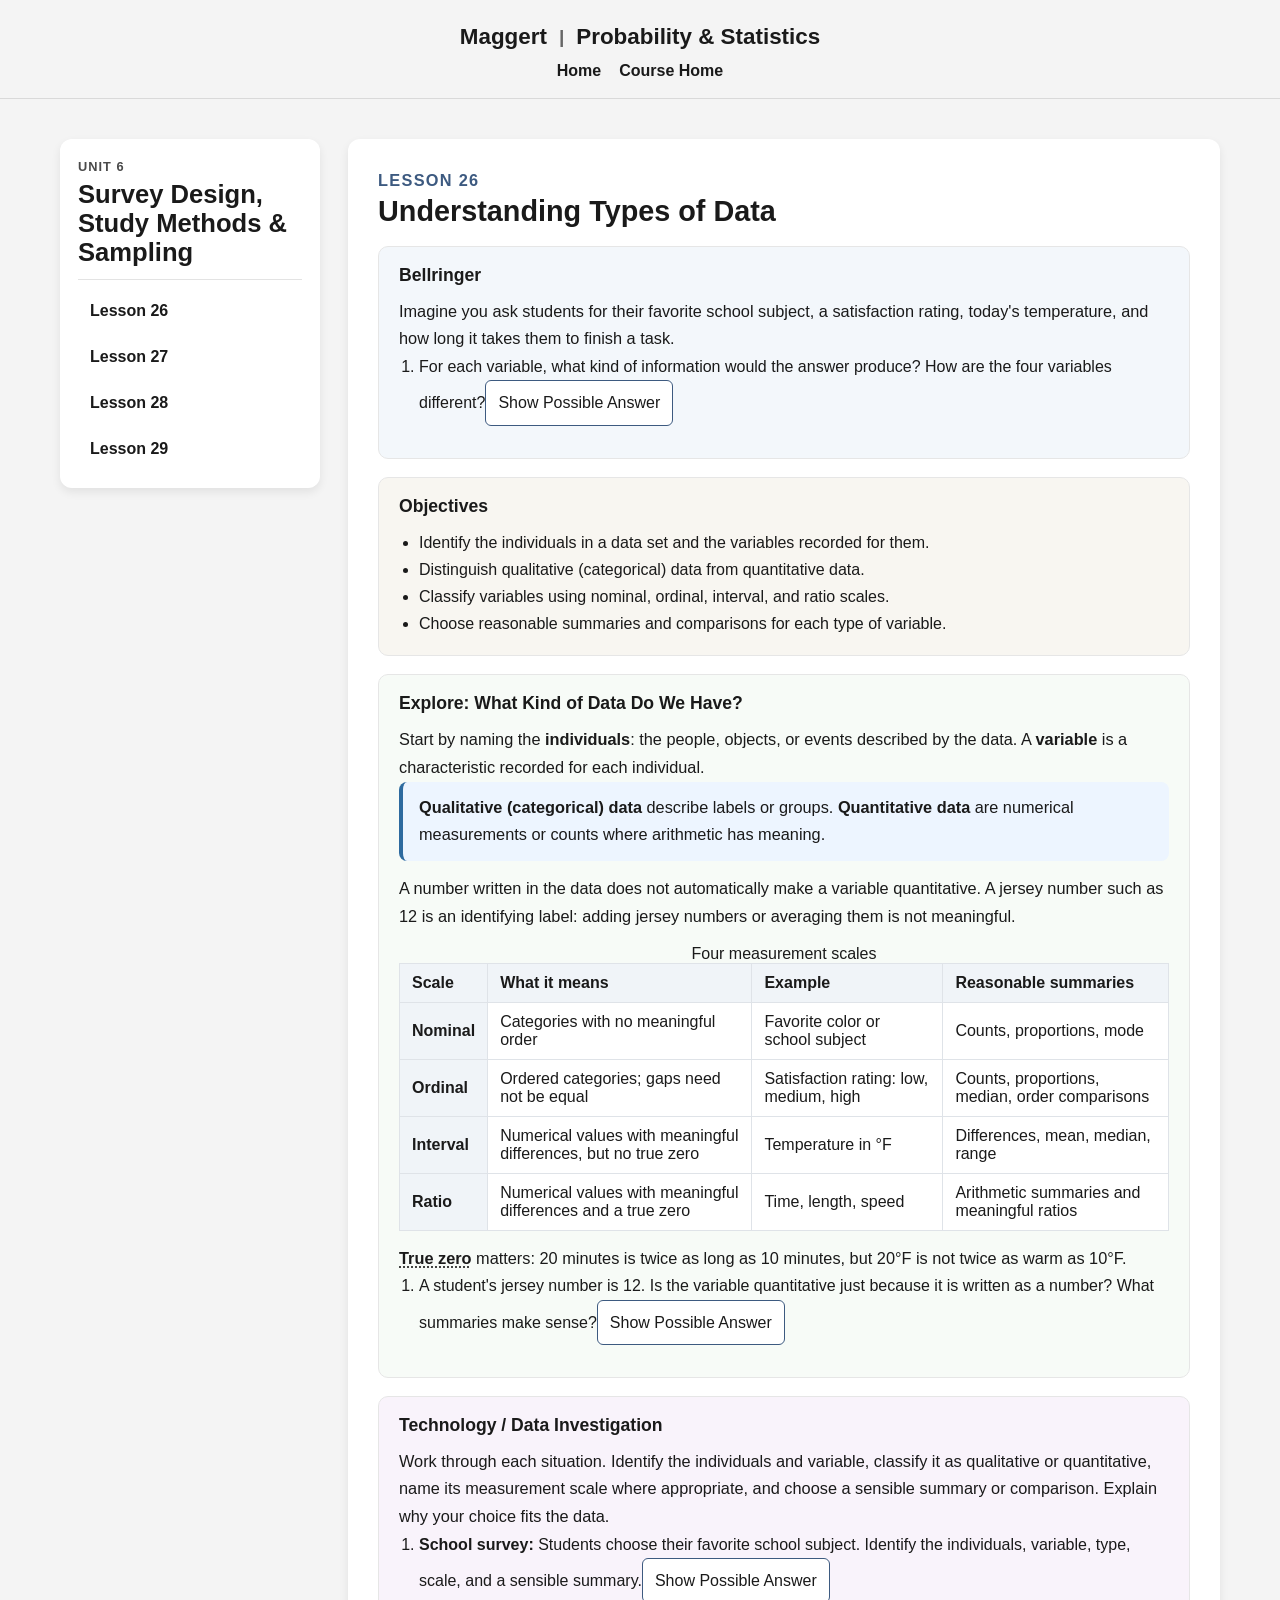
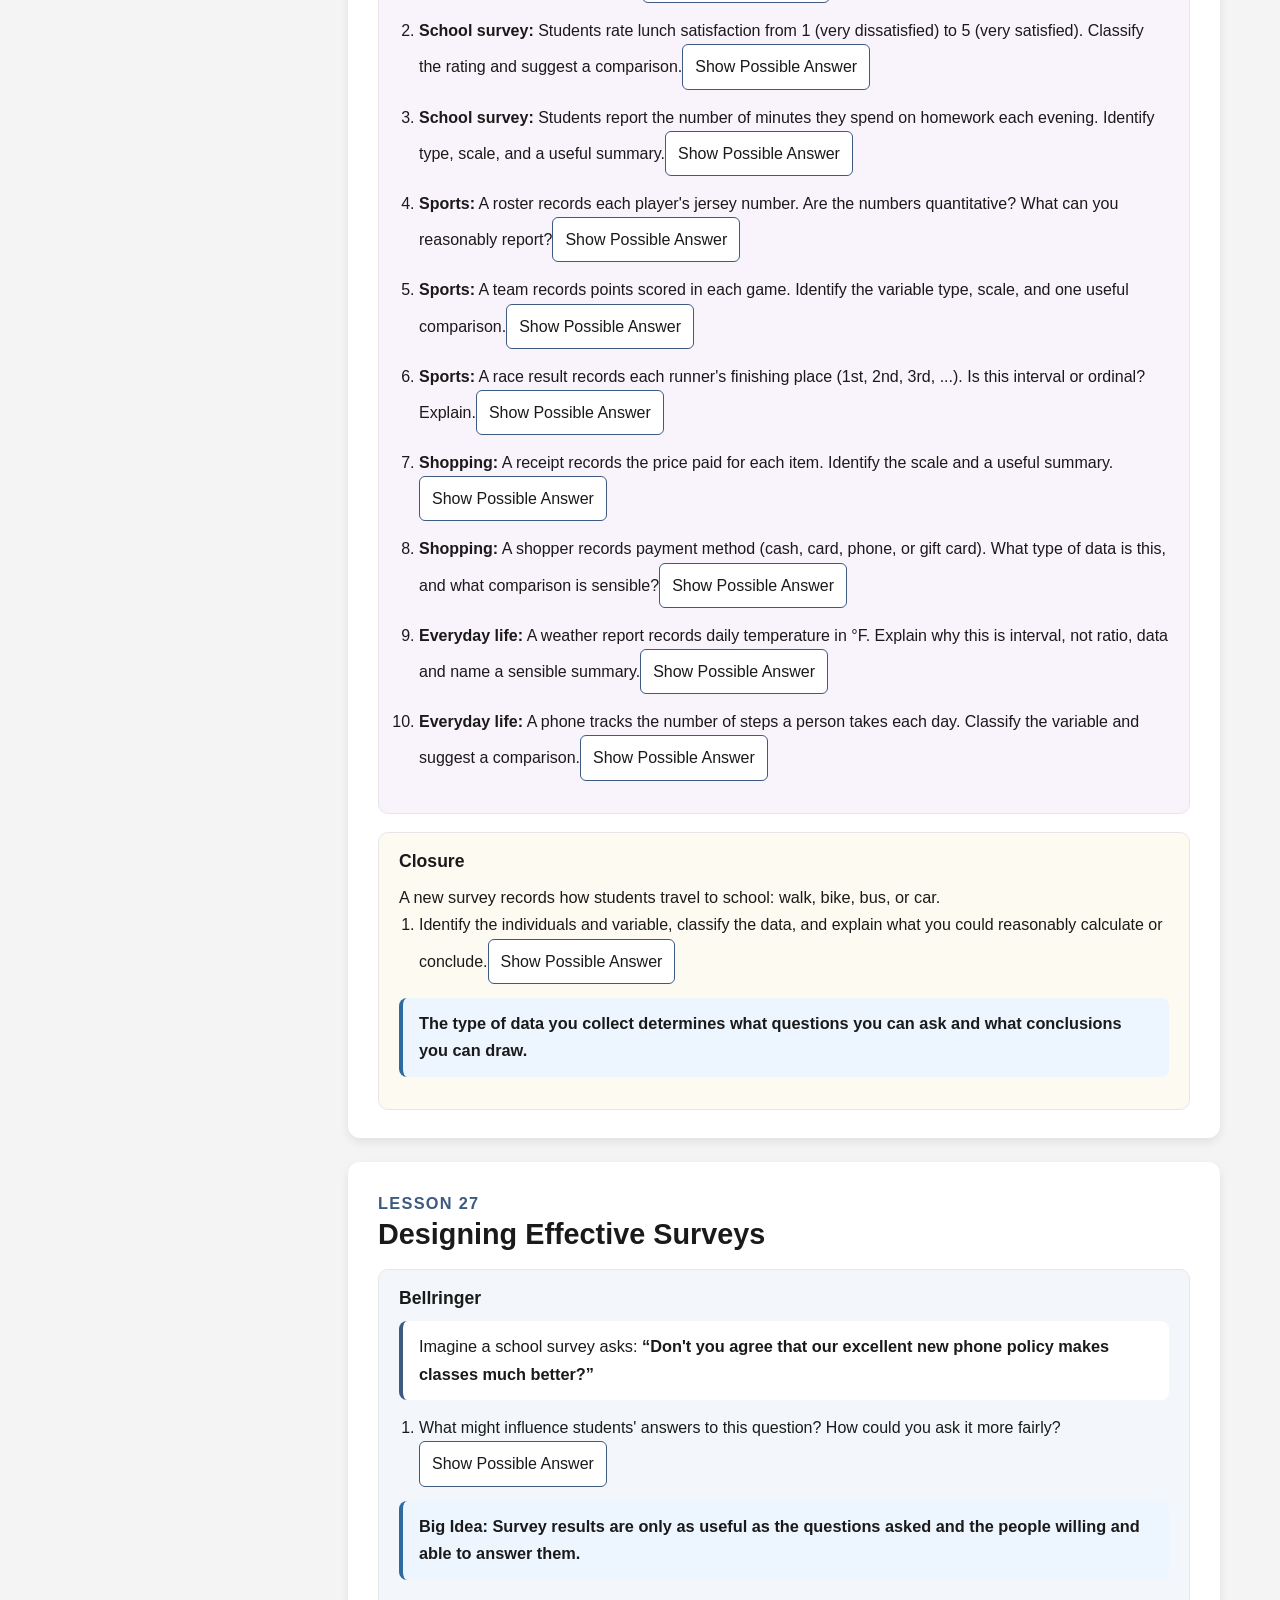
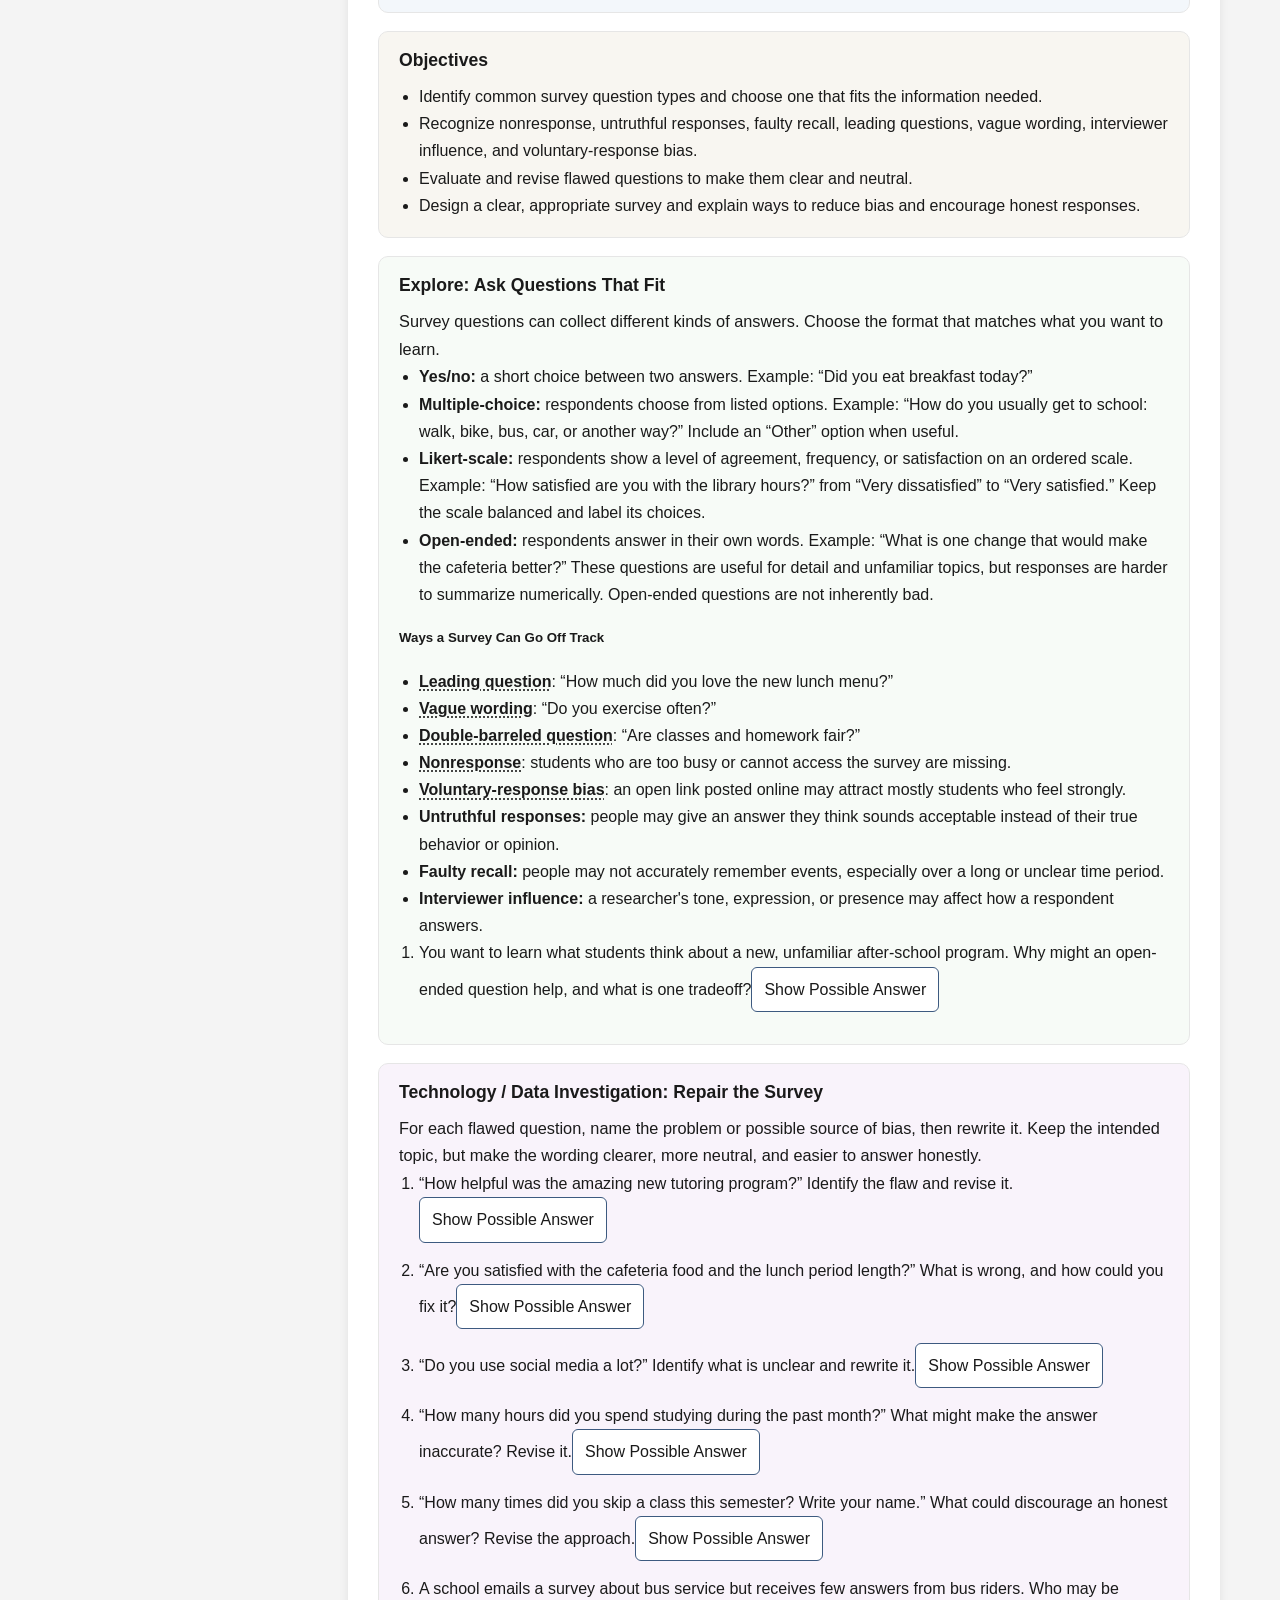
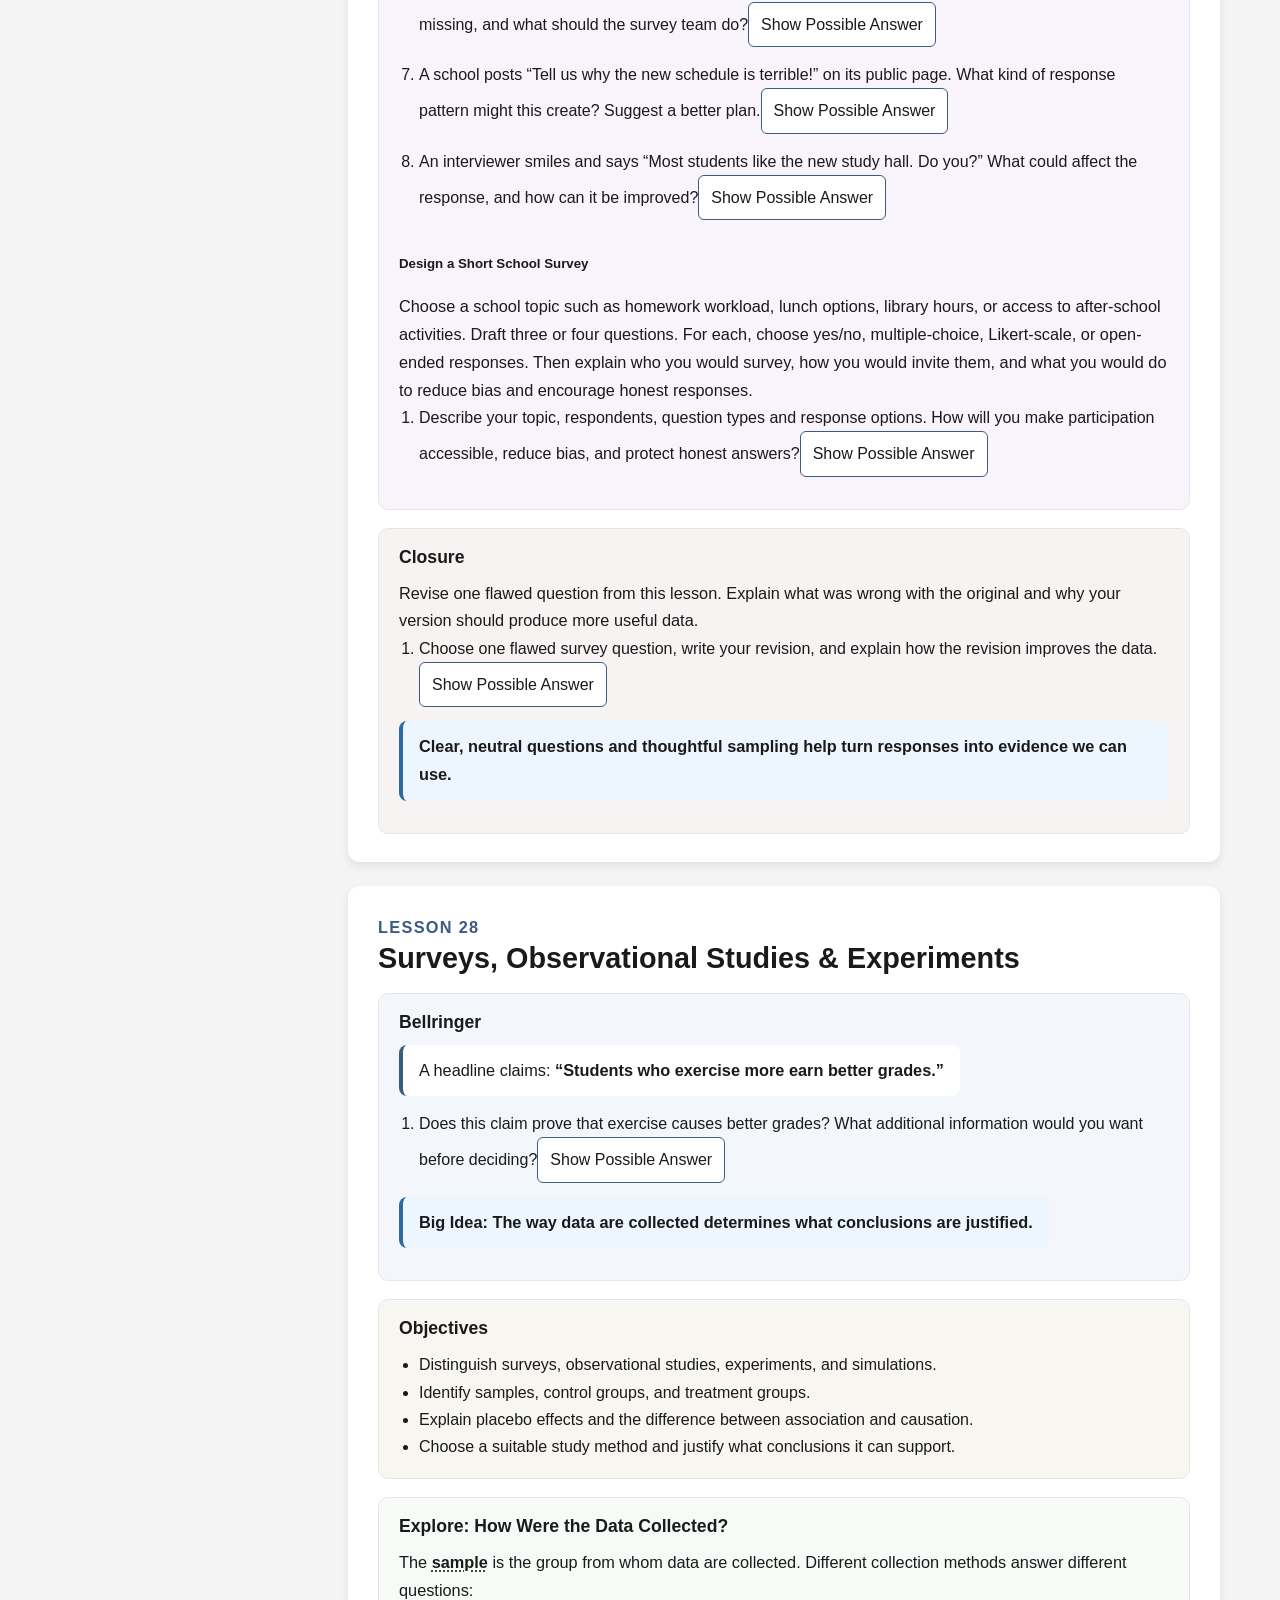
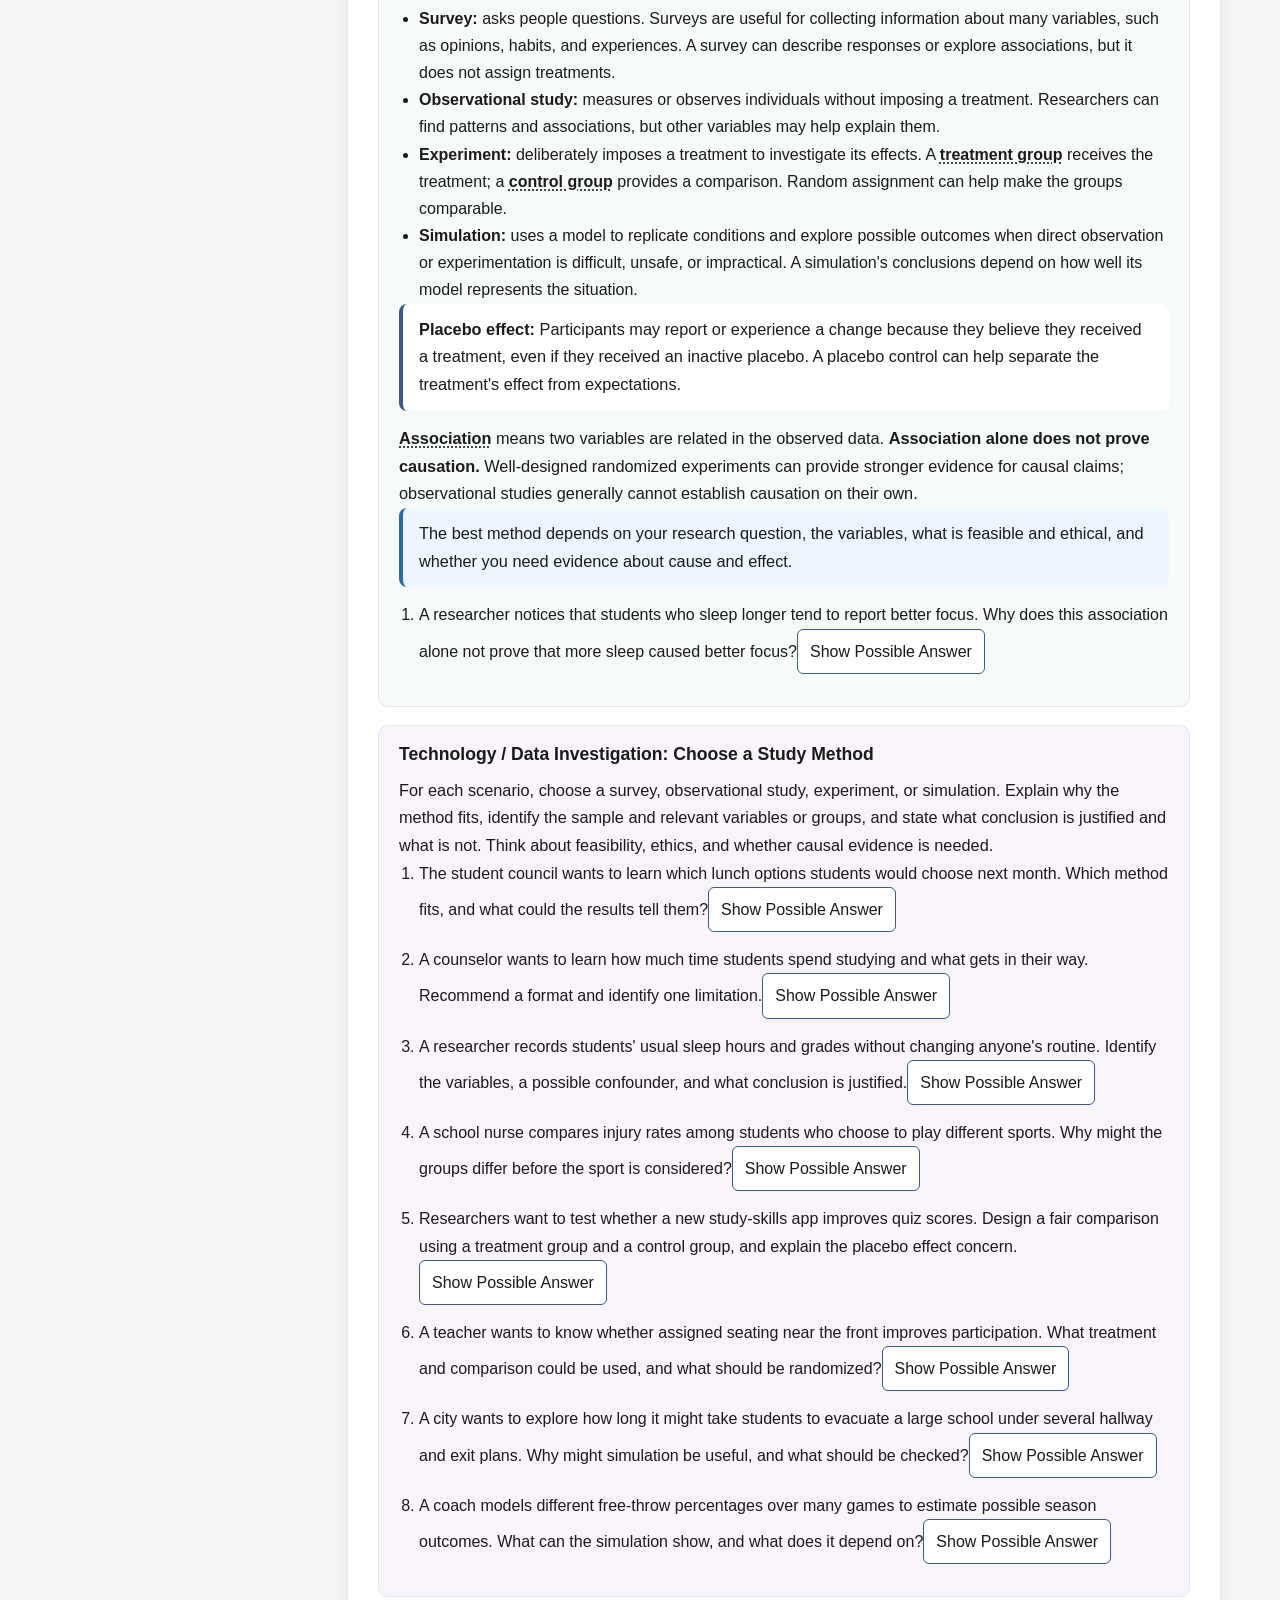
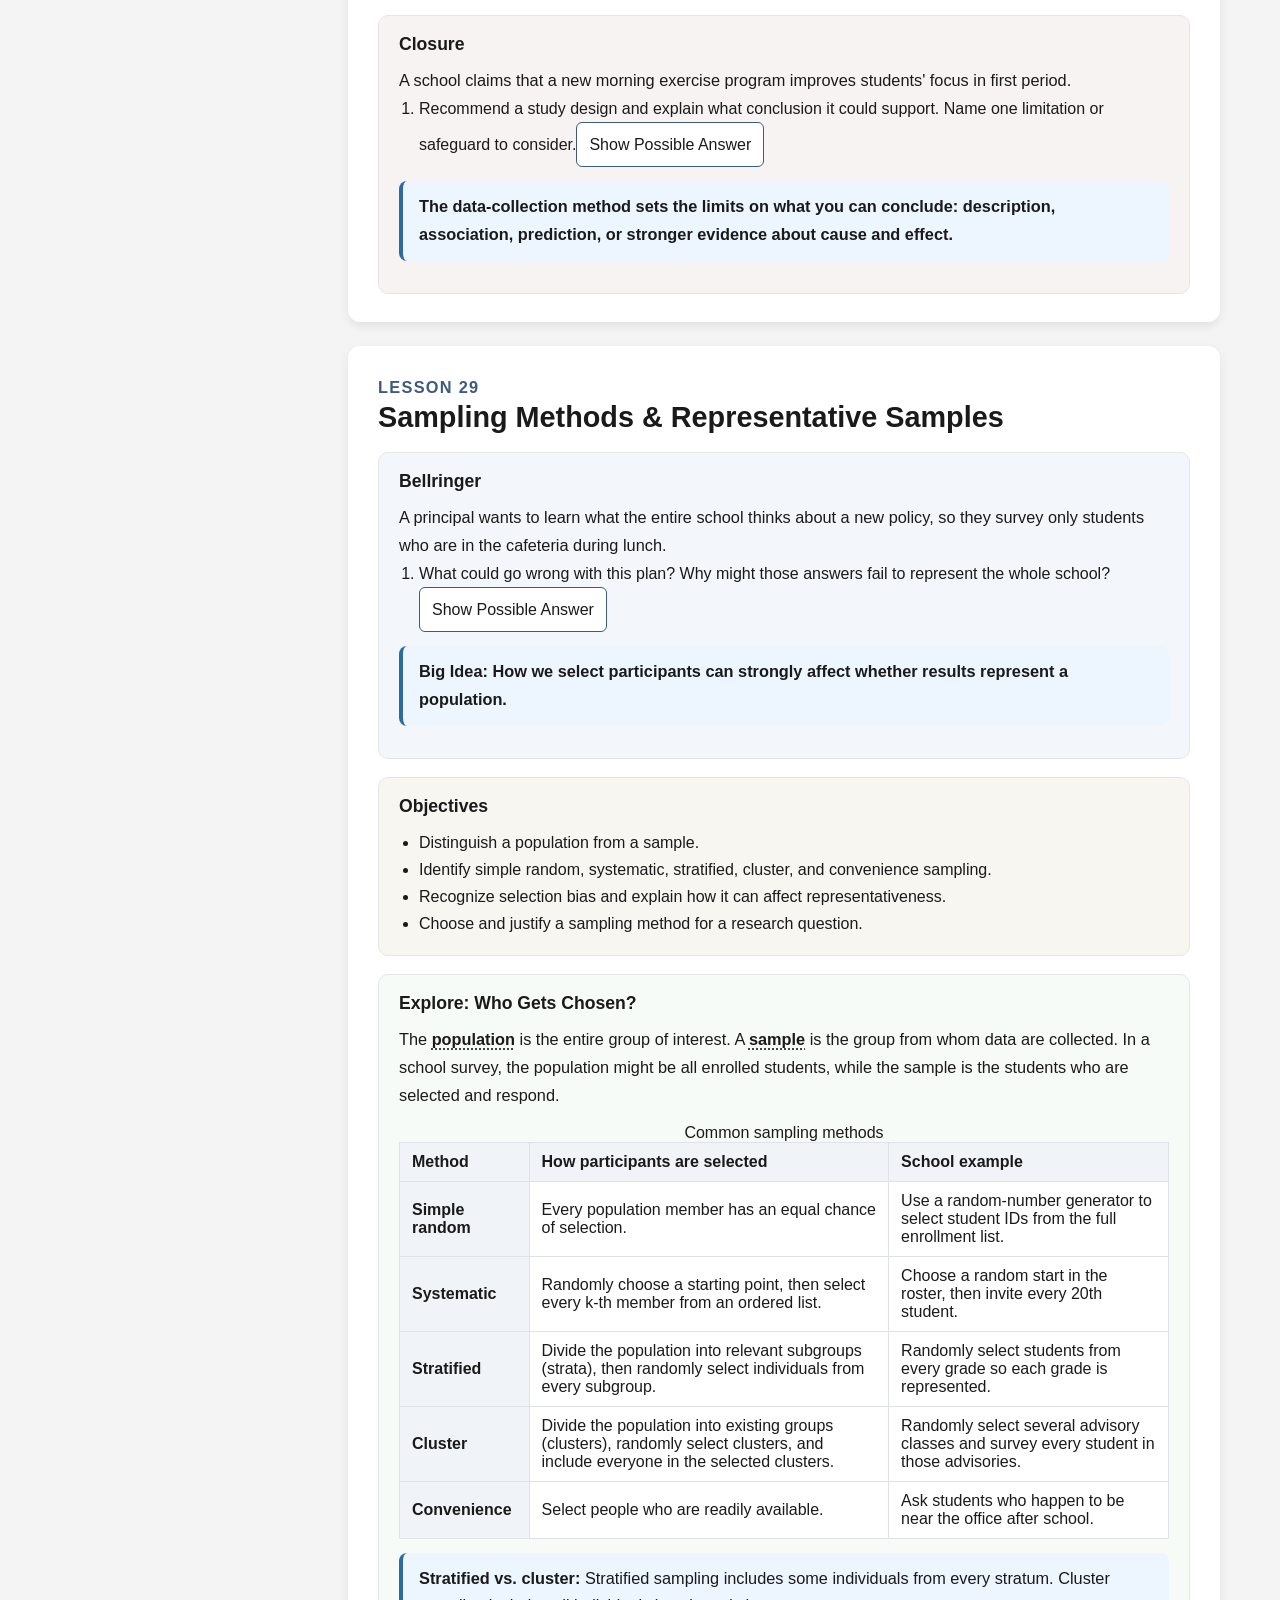
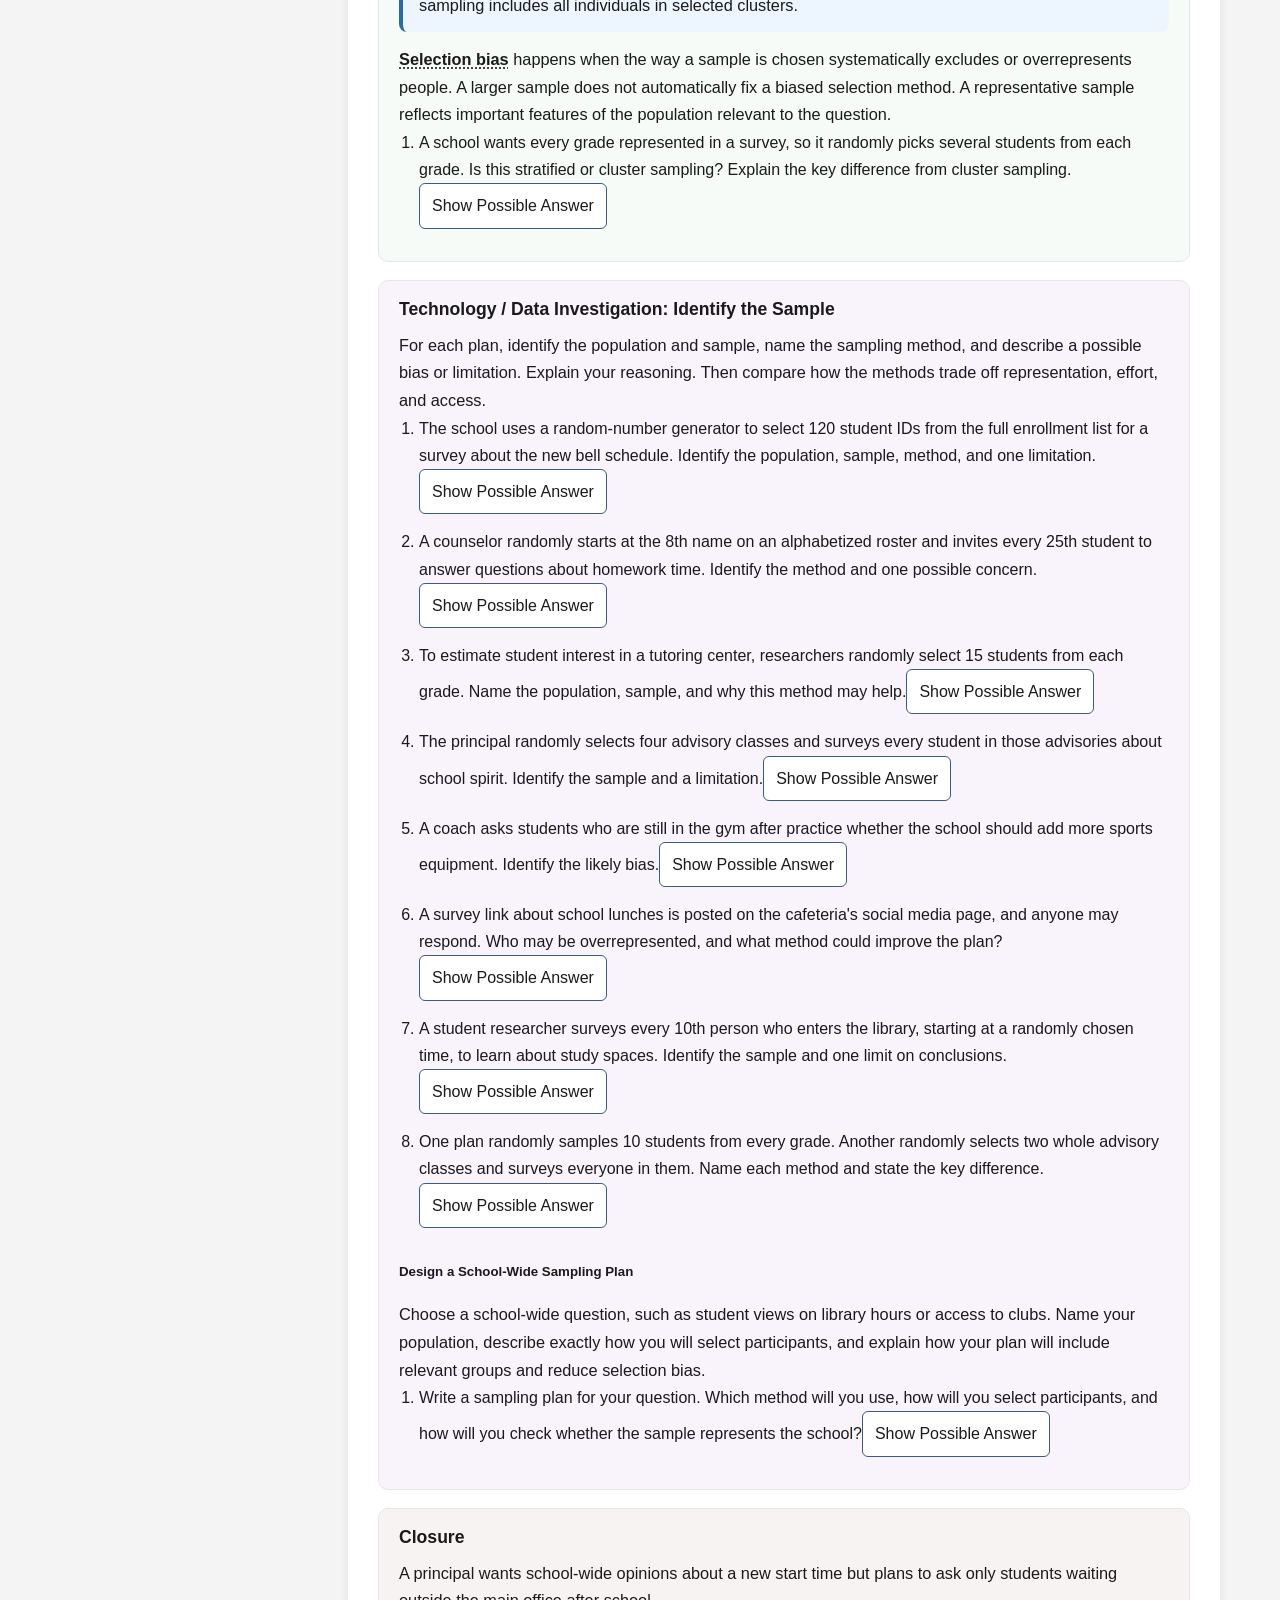
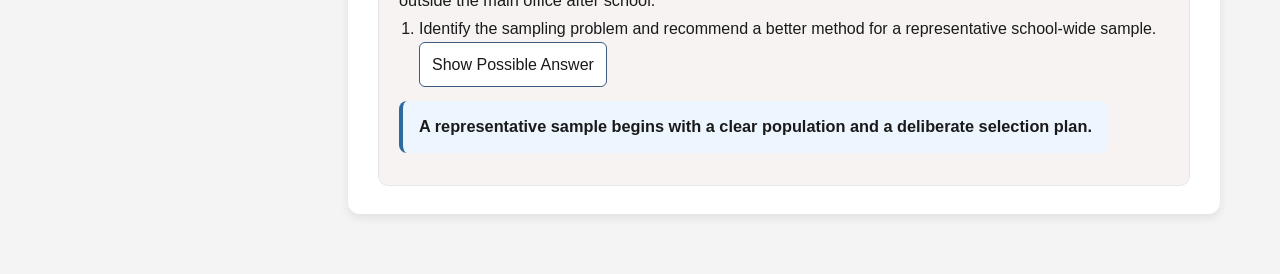
<file: Prob&Stats/unit-6.html>
<!DOCTYPE html>
<html lang="en">
  <head>
    <meta charset="UTF-8" />
    <meta name="viewport" content="width=device-width, initial-scale=1.0" />
    <title>Probability & Statistics - Unit 6</title>
    <link rel="stylesheet" href="../css/style.css" />
    <style>
      .unit-shell, .unit-sidebar, .unit-content, .lesson { min-width: 0; }
      @media (max-width: 820px) { .unit-shell { grid-template-columns: minmax(0, 1fr); } }
    </style>
  </head>
  <body>
    <header class="site-header unit-header">
      <div class="site-branding">
        <span class="brand-name">Maggert</span>
        <span class="brand-separator">|</span>
        <span class="course-name">Probability &amp; Statistics</span>
      </div>

      <nav class="utility-nav" aria-label="Main navigation">
        <a href="../index.html">Home</a>
        <a href="index.html">Course Home</a>
      </nav>
    </header>

    <main class="unit-page">
      <div class="unit-shell">
        <aside class="unit-sidebar" aria-label="Unit 6 navigation">
          <div class="sidebar-header">
            <p class="sidebar-label">Unit 6</p>
            <h2>Survey Design, Study Methods & Sampling</h2>
          </div>

          <nav class="lesson-nav">

            <a href="#lesson-26">Lesson 26</a>
            <a href="#lesson-27">Lesson 27</a>
            <a href="#lesson-28">Lesson 28</a>
            <a href="#lesson-29" aria-current="page">Lesson 29</a>
          </nav>
        </aside>

        <div class="unit-content">
          <section id="lesson-26" class="lesson">
            <div class="lesson-header">
              <p class="lesson-number">Lesson 26</p>
              <h3>Understanding Types of Data</h3>
            </div>

            <div class="lesson-section lesson-bellringer">
              <h4>Bellringer</h4>
              <p>Imagine you ask students for their favorite school subject, a satisfaction rating, today's temperature, and how long it takes them to finish a task.</p>
              <ol class="lesson-list lesson-ordered-list">
                <li>For each variable, what kind of information would the answer produce? How are the four variables different?<button type="button" class="answer-toggle" data-answer-target="lesson-26-bellringer" data-show-label="Show Possible Answer" data-hide-label="Hide Possible Answer" aria-expanded="false">Show Possible Answer</button><div id="lesson-26-bellringer" class="possible-answer question-answer" hidden><ul class="lesson-list"><li>Favorite subject gives a category with no order; a satisfaction rating gives ordered categories; temperature in °F is numerical with meaningful differences but no true zero; task time is numerical with a meaningful zero. The variable type and scale determine which summaries and comparisons make sense.</li></ul></div></li>
              </ol>
            </div>

            <div class="lesson-section lesson-objectives">
              <h4>Objectives</h4>
              <ul class="lesson-list">
                <li>Identify the individuals in a data set and the variables recorded for them.</li>
                <li>Distinguish qualitative (categorical) data from quantitative data.</li>
                <li>Classify variables using nominal, ordinal, interval, and ratio scales.</li>
                <li>Choose reasonable summaries and comparisons for each type of variable.</li>
              </ul>
            </div>

            <div class="lesson-section lesson-explore">
              <h4>Explore: What Kind of Data Do We Have?</h4>
              <p>Start by naming the <strong>individuals</strong>: the people, objects, or events described by the data. A <strong>variable</strong> is a characteristic recorded for each individual.</p>
              <div class="lesson-callout emphasis"><p><strong>Qualitative (categorical) data</strong> describe labels or groups. <strong>Quantitative data</strong> are numerical measurements or counts where arithmetic has meaning.</p></div>
              <p>A number written in the data does not automatically make a variable quantitative. A jersey number such as 12 is an identifying label: adding jersey numbers or averaging them is not meaningful.</p>
              <div class="lesson-table-wrap" style="width:100%; overflow-x:auto;">
                <table class="mini-table">
                  <caption>Four measurement scales</caption>
                  <thead><tr><th scope="col">Scale</th><th scope="col">What it means</th><th scope="col">Example</th><th scope="col">Reasonable summaries</th></tr></thead>
                  <tbody>
                    <tr><th scope="row">Nominal</th><td>Categories with no meaningful order</td><td>Favorite color or school subject</td><td>Counts, proportions, mode</td></tr>
                    <tr><th scope="row">Ordinal</th><td>Ordered categories; gaps need not be equal</td><td>Satisfaction rating: low, medium, high</td><td>Counts, proportions, median, order comparisons</td></tr>
                    <tr><th scope="row">Interval</th><td>Numerical values with meaningful differences, but no true zero</td><td>Temperature in °F</td><td>Differences, mean, median, range</td></tr>
                    <tr><th scope="row">Ratio</th><td>Numerical values with meaningful differences and a true zero</td><td>Time, length, speed</td><td>Arithmetic summaries and meaningful ratios</td></tr>
                  </tbody>
                </table>
              </div>
              <p><span class="glossary-term" tabindex="0" role="button" aria-expanded="false">True zero<span class="glossary-definition">A value of zero means that none of the measured quantity is present. Zero minutes means no time elapsed; 0°F does not mean no temperature.</span></span> matters: 20 minutes is twice as long as 10 minutes, but 20°F is not twice as warm as 10°F.</p>
              <ol class="lesson-list lesson-ordered-list">
                <li>A student's jersey number is 12. Is the variable quantitative just because it is written as a number? What summaries make sense?<button type="button" class="answer-toggle" data-answer-target="lesson-26-borderline" data-show-label="Show Possible Answer" data-hide-label="Hide Possible Answer" aria-expanded="false">Show Possible Answer</button><div id="lesson-26-borderline" class="possible-answer question-answer" hidden><ul class="lesson-list"><li>No. Jersey number is a nominal label used to identify a player. Counts or a list of players by number make sense, but a mean or arithmetic difference between numbers does not.</li></ul></div></li>
              </ol>
            </div>

            <div class="lesson-section lesson-simulation">
              <h4>Technology / Data Investigation</h4>
              <p>Work through each situation. Identify the individuals and variable, classify it as qualitative or quantitative, name its measurement scale where appropriate, and choose a sensible summary or comparison. Explain why your choice fits the data.</p>
              <ol class="lesson-list lesson-ordered-list">
                <li><strong>School survey:</strong> Students choose their favorite school subject. Identify the individuals, variable, type, scale, and a sensible summary.<button type="button" class="answer-toggle" data-answer-target="lesson-26-investigation-1" data-show-label="Show Possible Answer" data-hide-label="Hide Possible Answer" aria-expanded="false">Show Possible Answer</button><div id="lesson-26-investigation-1" class="possible-answer question-answer" hidden><ul class="lesson-list"><li>Individuals are students; the variable is favorite subject. It is qualitative, nominal data. Use category counts, proportions, or the mode; compare subject proportions across grades if grade is also recorded.</li></ul></div></li>
                <li><strong>School survey:</strong> Students rate lunch satisfaction from 1 (very dissatisfied) to 5 (very satisfied). Classify the rating and suggest a comparison.<button type="button" class="answer-toggle" data-answer-target="lesson-26-investigation-2" data-show-label="Show Possible Answer" data-hide-label="Hide Possible Answer" aria-expanded="false">Show Possible Answer</button><div id="lesson-26-investigation-2" class="possible-answer question-answer" hidden><ul class="lesson-list"><li>Individuals are students; the variable is satisfaction rating. It is qualitative ordinal data, even though numbers label the ordered responses. Summarize with category proportions or a median rating and compare rating distributions across grades; do not assume each step is an equal amount of satisfaction.</li></ul></div></li>
                <li><strong>School survey:</strong> Students report the number of minutes they spend on homework each evening. Identify type, scale, and a useful summary.<button type="button" class="answer-toggle" data-answer-target="lesson-26-investigation-3" data-show-label="Show Possible Answer" data-hide-label="Hide Possible Answer" aria-expanded="false">Show Possible Answer</button><div id="lesson-26-investigation-3" class="possible-answer question-answer" hidden><ul class="lesson-list"><li>Individuals are students; the variable is homework time in minutes. It is quantitative ratio data with a true zero. Summarize with a median and range (or mean and standard deviation if appropriate), and compare typical time across grades.</li></ul></div></li>
                <li><strong>Sports:</strong> A roster records each player's jersey number. Are the numbers quantitative? What can you reasonably report?<button type="button" class="answer-toggle" data-answer-target="lesson-26-investigation-4" data-show-label="Show Possible Answer" data-hide-label="Hide Possible Answer" aria-expanded="false">Show Possible Answer</button><div id="lesson-26-investigation-4" class="possible-answer question-answer" hidden><ul class="lesson-list"><li>Individuals are players; jersey number is a qualitative nominal identifier, not a measurement. List numbers or count players by another category; a mean jersey number has no useful interpretation.</li></ul></div></li>
                <li><strong>Sports:</strong> A team records points scored in each game. Identify the variable type, scale, and one useful comparison.<button type="button" class="answer-toggle" data-answer-target="lesson-26-investigation-5" data-show-label="Show Possible Answer" data-hide-label="Hide Possible Answer" aria-expanded="false">Show Possible Answer</button><div id="lesson-26-investigation-5" class="possible-answer question-answer" hidden><ul class="lesson-list"><li>Individuals are games; the variable is points scored. It is quantitative discrete ratio data with a true zero. Compare mean or median points per game across seasons or home and away games.</li></ul></div></li>
                <li><strong>Sports:</strong> A race result records each runner's finishing place (1st, 2nd, 3rd, ...). Is this interval or ordinal? Explain.<button type="button" class="answer-toggle" data-answer-target="lesson-26-investigation-6" data-show-label="Show Possible Answer" data-hide-label="Hide Possible Answer" aria-expanded="false">Show Possible Answer</button><div id="lesson-26-investigation-6" class="possible-answer question-answer" hidden><ul class="lesson-list"><li>Individuals are runners; finishing place is ordinal because it gives order, but the gaps between places are not equal time differences. Report ranks or compare median place; use actual elapsed times for quantitative time comparisons.</li></ul></div></li>
                <li><strong>Shopping:</strong> A receipt records the price paid for each item. Identify the scale and a useful summary.<button type="button" class="answer-toggle" data-answer-target="lesson-26-investigation-7" data-show-label="Show Possible Answer" data-hide-label="Hide Possible Answer" aria-expanded="false">Show Possible Answer</button><div id="lesson-26-investigation-7" class="possible-answer question-answer" hidden><ul class="lesson-list"><li>Individuals are purchased items; price is quantitative ratio data with a true zero. Summarize prices with a median or mean, and compare typical prices across product categories.</li></ul></div></li>
                <li><strong>Shopping:</strong> A shopper records payment method (cash, card, phone, or gift card). What type of data is this, and what comparison is sensible?<button type="button" class="answer-toggle" data-answer-target="lesson-26-investigation-8" data-show-label="Show Possible Answer" data-hide-label="Hide Possible Answer" aria-expanded="false">Show Possible Answer</button><div id="lesson-26-investigation-8" class="possible-answer question-answer" hidden><ul class="lesson-list"><li>Individuals are purchases; payment method is qualitative nominal data. Compare counts or proportions for each method, perhaps by store or time of day.</li></ul></div></li>
                <li><strong>Everyday life:</strong> A weather report records daily temperature in °F. Explain why this is interval, not ratio, data and name a sensible summary.<button type="button" class="answer-toggle" data-answer-target="lesson-26-investigation-9" data-show-label="Show Possible Answer" data-hide-label="Hide Possible Answer" aria-expanded="false">Show Possible Answer</button><div id="lesson-26-investigation-9" class="possible-answer question-answer" hidden><ul class="lesson-list"><li>Individuals are days; temperature in °F is quantitative interval data. Differences are meaningful, but 0°F is not absence of temperature, so ratios are not meaningful. Compare means, medians, or temperature differences across weeks.</li></ul></div></li>
                <li><strong>Everyday life:</strong> A phone tracks the number of steps a person takes each day. Classify the variable and suggest a comparison.<button type="button" class="answer-toggle" data-answer-target="lesson-26-investigation-10" data-show-label="Show Possible Answer" data-hide-label="Hide Possible Answer" aria-expanded="false">Show Possible Answer</button><div id="lesson-26-investigation-10" class="possible-answer question-answer" hidden><ul class="lesson-list"><li>Individuals are person-days; step count is quantitative discrete ratio data because zero steps means no steps were taken. Compare daily medians or means across weekdays and weekends.</li></ul></div></li>
              </ol>
            </div>

            <div class="lesson-section lesson-questions">
              <h4>Closure</h4>
              <p>A new survey records how students travel to school: walk, bike, bus, or car.</p>
              <ol class="lesson-list lesson-ordered-list">
                <li>Identify the individuals and variable, classify the data, and explain what you could reasonably calculate or conclude.<button type="button" class="answer-toggle" data-answer-target="lesson-26-closure" data-show-label="Show Possible Answer" data-hide-label="Hide Possible Answer" aria-expanded="false">Show Possible Answer</button><div id="lesson-26-closure" class="possible-answer question-answer" hidden><ul class="lesson-list"><li>Individuals are students; the variable is travel method. It is qualitative nominal data because the options are categories with no inherent order. We can count or find the proportion in each category and identify the most common method, but a mean travel-method code would not be meaningful.</li></ul></div></li>
              </ol>
              <div class="lesson-callout emphasis"><p><strong>The type of data you collect determines what questions you can ask and what conclusions you can draw.</strong></p></div>
            </div>
          </section>

          <section id="lesson-27" class="lesson">
            <div class="lesson-header">
              <p class="lesson-number">Lesson 27</p>
              <h3>Designing Effective Surveys</h3>
            </div>

            <div class="lesson-section lesson-bellringer">
              <h4>Bellringer</h4>
              <div class="lesson-callout"><p>Imagine a school survey asks: <strong>“Don't you agree that our excellent new phone policy makes classes much better?”</strong></p></div>
              <ol class="lesson-list lesson-ordered-list">
                <li>What might influence students' answers to this question? How could you ask it more fairly?<button type="button" class="answer-toggle" data-answer-target="lesson-27-bellringer" data-show-label="Show Possible Answer" data-hide-label="Hide Possible Answer" aria-expanded="false">Show Possible Answer</button><div id="lesson-27-bellringer" class="possible-answer question-answer" hidden><ul class="lesson-list"><li>“Don't you agree” and “excellent” suggest the preferred answer, while “makes classes much better” assumes the policy helped. Ask neutrally, such as: “How has the phone policy affected your learning in class?” with balanced response choices and an option for no effect.</li></ul></div></li>
              </ol>
              <div class="lesson-callout emphasis"><p><strong>Big Idea: Survey results are only as useful as the questions asked and the people willing and able to answer them.</strong></p></div>
            </div>

            <div class="lesson-section lesson-objectives">
              <h4>Objectives</h4>
              <ul class="lesson-list">
                <li>Identify common survey question types and choose one that fits the information needed.</li>
                <li>Recognize nonresponse, untruthful responses, faulty recall, leading questions, vague wording, interviewer influence, and voluntary-response bias.</li>
                <li>Evaluate and revise flawed questions to make them clear and neutral.</li>
                <li>Design a clear, appropriate survey and explain ways to reduce bias and encourage honest responses.</li>
              </ul>
            </div>

            <div class="lesson-section lesson-explore">
              <h4>Explore: Ask Questions That Fit</h4>
              <p>Survey questions can collect different kinds of answers. Choose the format that matches what you want to learn.</p>
              <ul class="lesson-list">
                <li><strong>Yes/no:</strong> a short choice between two answers. Example: “Did you eat breakfast today?”</li>
                <li><strong>Multiple-choice:</strong> respondents choose from listed options. Example: “How do you usually get to school: walk, bike, bus, car, or another way?” Include an “Other” option when useful.</li>
                <li><strong>Likert-scale:</strong> respondents show a level of agreement, frequency, or satisfaction on an ordered scale. Example: “How satisfied are you with the library hours?” from “Very dissatisfied” to “Very satisfied.” Keep the scale balanced and label its choices.</li>
                <li><strong>Open-ended:</strong> respondents answer in their own words. Example: “What is one change that would make the cafeteria better?” These questions are useful for detail and unfamiliar topics, but responses are harder to summarize numerically. Open-ended questions are not inherently bad.</li>
              </ul>
              <h5>Ways a Survey Can Go Off Track</h5>
              <ul class="lesson-list">
                <li><span class="glossary-term" tabindex="0" role="button" aria-expanded="false">Leading question<span class="glossary-definition">Wording that suggests a preferred answer or pushes respondents toward a particular response.</span></span>: “How much did you love the new lunch menu?”</li>
                <li><span class="glossary-term" tabindex="0" role="button" aria-expanded="false">Vague wording<span class="glossary-definition">A question without a clear time period, definition, or meaning that respondents may interpret differently.</span></span>: “Do you exercise often?”</li>
                <li><span class="glossary-term" tabindex="0" role="button" aria-expanded="false">Double-barreled question<span class="glossary-definition">One question that asks about two different things, making it unclear which part a response refers to.</span></span>: “Are classes and homework fair?”</li>
                <li><span class="glossary-term" tabindex="0" role="button" aria-expanded="false">Nonresponse<span class="glossary-definition">Bias that can occur when selected people do not answer and their views differ from those who respond.</span></span>: students who are too busy or cannot access the survey are missing.</li>
                <li><span class="glossary-term" tabindex="0" role="button" aria-expanded="false">Voluntary-response bias<span class="glossary-definition">Bias that occurs when people choose themselves to respond; those with especially strong opinions may be more likely to take part.</span></span>: an open link posted online may attract mostly students who feel strongly.</li>
                <li><strong>Untruthful responses:</strong> people may give an answer they think sounds acceptable instead of their true behavior or opinion.</li>
                <li><strong>Faulty recall:</strong> people may not accurately remember events, especially over a long or unclear time period.</li>
                <li><strong>Interviewer influence:</strong> a researcher's tone, expression, or presence may affect how a respondent answers.</li>
              </ul>
              <ol class="lesson-list lesson-ordered-list">
                <li>You want to learn what students think about a new, unfamiliar after-school program. Why might an open-ended question help, and what is one tradeoff?<button type="button" class="answer-toggle" data-answer-target="lesson-27-open-ended" data-show-label="Show Possible Answer" data-hide-label="Hide Possible Answer" aria-expanded="false">Show Possible Answer</button><div id="lesson-27-open-ended" class="possible-answer question-answer" hidden><ul class="lesson-list"><li>An open-ended prompt lets students raise ideas the survey designer may not have anticipated and explain their reasoning. The tradeoff is that written answers take longer to organize and are harder to summarize numerically.</li></ul></div></li>
              </ol>
            </div>

            <div class="lesson-section lesson-simulation">
              <h4>Technology / Data Investigation: Repair the Survey</h4>
              <p>For each flawed question, name the problem or possible source of bias, then rewrite it. Keep the intended topic, but make the wording clearer, more neutral, and easier to answer honestly.</p>
              <ol class="lesson-list lesson-ordered-list">
                <li>“How helpful was the amazing new tutoring program?” Identify the flaw and revise it.<button type="button" class="answer-toggle" data-answer-target="lesson-27-revise-1" data-show-label="Show Possible Answer" data-hide-label="Hide Possible Answer" aria-expanded="false">Show Possible Answer</button><div id="lesson-27-revise-1" class="possible-answer question-answer" hidden><ul class="lesson-list"><li>The word “amazing” signals a positive answer and assumes the program was helpful. Revise to: “How helpful, if at all, was the tutoring program?” with balanced choices from “Not at all helpful” to “Very helpful,” plus “I did not use it.”</li></ul></div></li>
                <li>“Are you satisfied with the cafeteria food and the lunch period length?” What is wrong, and how could you fix it?<button type="button" class="answer-toggle" data-answer-target="lesson-27-revise-2" data-show-label="Show Possible Answer" data-hide-label="Hide Possible Answer" aria-expanded="false">Show Possible Answer</button><div id="lesson-27-revise-2" class="possible-answer question-answer" hidden><ul class="lesson-list"><li>It asks about food and schedule length at once, so one answer cannot show which part the student means. Split it into two questions: “How satisfied are you with the cafeteria food?” and “How satisfied are you with the amount of time for lunch?” Use the same balanced scale for both.</li></ul></div></li>
                <li>“Do you use social media a lot?” Identify what is unclear and rewrite it.<button type="button" class="answer-toggle" data-answer-target="lesson-27-revise-3" data-show-label="Show Possible Answer" data-hide-label="Hide Possible Answer" aria-expanded="false">Show Possible Answer</button><div id="lesson-27-revise-3" class="possible-answer question-answer" hidden><ul class="lesson-list"><li>“A lot” means different things to different people, and no time period is given. Revise to: “On a typical school day, about how much total time do you spend on social media?” with clear ranges such as “Less than 1 hour,” “1 to less than 2 hours,” and so on.</li></ul></div></li>
                <li>“How many hours did you spend studying during the past month?” What might make the answer inaccurate? Revise it.<button type="button" class="answer-toggle" data-answer-target="lesson-27-revise-4" data-show-label="Show Possible Answer" data-hide-label="Hide Possible Answer" aria-expanded="false">Show Possible Answer</button><div id="lesson-27-revise-4" class="possible-answer question-answer" hidden><ul class="lesson-list"><li>A month is difficult to remember accurately. Ask about a shorter period, such as: “Yesterday, about how many minutes did you spend studying outside class?” Include “I did not study” and a reasonable set of ranges.</li></ul></div></li>
                <li>“How many times did you skip a class this semester? Write your name.” What could discourage an honest answer? Revise the approach.<button type="button" class="answer-toggle" data-answer-target="lesson-27-revise-5" data-show-label="Show Possible Answer" data-hide-label="Hide Possible Answer" aria-expanded="false">Show Possible Answer</button><div id="lesson-27-revise-5" class="possible-answer question-answer" hidden><ul class="lesson-list"><li>Asking for a name on a sensitive question may make students fear consequences and encourage inaccurate answers. Do not collect names; explain that answers are confidential, use a neutral question and a defined time period, and allow “Prefer not to answer.”</li></ul></div></li>
                <li>A school emails a survey about bus service but receives few answers from bus riders. Who may be missing, and what should the survey team do?<button type="button" class="answer-toggle" data-answer-target="lesson-27-revise-6" data-show-label="Show Possible Answer" data-hide-label="Hide Possible Answer" aria-expanded="false">Show Possible Answer</button><div id="lesson-27-revise-6" class="possible-answer question-answer" hidden><ul class="lesson-list"><li>Bus riders who did not see or complete the email may be underrepresented, so the responses may not reflect their views. Send neutral reminders, make the survey easy to access on a phone, and offer another way to respond without pressuring students.</li></ul></div></li>
                <li>A school posts “Tell us why the new schedule is terrible!” on its public page. What kind of response pattern might this create? Suggest a better plan.<button type="button" class="answer-toggle" data-answer-target="lesson-27-revise-7" data-show-label="Show Possible Answer" data-hide-label="Hide Possible Answer" aria-expanded="false">Show Possible Answer</button><div id="lesson-27-revise-7" class="possible-answer question-answer" hidden><ul class="lesson-list"><li>The prompt is leading, and an open public link invites people with strong negative opinions to select themselves into the survey. Invite a random or broadly representative group, ask neutrally how the schedule is working, and include positive, neutral, and negative response options.</li></ul></div></li>
                <li>An interviewer smiles and says “Most students like the new study hall. Do you?” What could affect the response, and how can it be improved?<button type="button" class="answer-toggle" data-answer-target="lesson-27-revise-8" data-show-label="Show Possible Answer" data-hide-label="Hide Possible Answer" aria-expanded="false">Show Possible Answer</button><div id="lesson-27-revise-8" class="possible-answer question-answer" hidden><ul class="lesson-list"><li>The interviewer's expression, claim about other students, and yes/no wording can pressure agreement. Use a neutral script and ask privately: “How do you feel about the study hall?” with balanced choices, including “No opinion” or “I have not attended.”</li></ul></div></li>
              </ol>
              <h5>Design a Short School Survey</h5>
              <p>Choose a school topic such as homework workload, lunch options, library hours, or access to after-school activities. Draft three or four questions. For each, choose yes/no, multiple-choice, Likert-scale, or open-ended responses. Then explain who you would survey, how you would invite them, and what you would do to reduce bias and encourage honest responses.</p>
              <ol class="lesson-list lesson-ordered-list">
                <li>Describe your topic, respondents, question types and response options. How will you make participation accessible, reduce bias, and protect honest answers?<button type="button" class="answer-toggle" data-answer-target="lesson-27-design" data-show-label="Show Possible Answer" data-hide-label="Hide Possible Answer" aria-expanded="false">Show Possible Answer</button><div id="lesson-27-design" class="possible-answer question-answer" hidden><ul class="lesson-list"><li>One possible plan is to survey a randomly selected group of students about homework workload. Ask: (1) “On a typical school night, about how long do you spend on homework?” with non-overlapping time ranges; (2) a balanced Likert-scale question about workload; and (3) an optional open-ended question asking what would help. Invite students across grades, send neutral reminders, make the survey phone-accessible, avoid collecting names, explain how answers will be used, and let students skip a question.</li></ul></div></li>
              </ol>
            </div>

            <div class="lesson-section lesson-closure">
              <h4>Closure</h4>
              <p>Revise one flawed question from this lesson. Explain what was wrong with the original and why your version should produce more useful data.</p>
              <ol class="lesson-list lesson-ordered-list">
                <li>Choose one flawed survey question, write your revision, and explain how the revision improves the data.<button type="button" class="answer-toggle" data-answer-target="lesson-27-closure" data-show-label="Show Possible Answer" data-hide-label="Hide Possible Answer" aria-expanded="false">Show Possible Answer</button><div id="lesson-27-closure" class="possible-answer question-answer" hidden><ul class="lesson-list"><li>For “Do you exercise often?”, a clearer revision is: “During the past 7 days, on how many days were you physically active for at least 30 minutes?” The fixed time period and specific definition reduce different interpretations and make answers easier to compare.</li></ul></div></li>
              </ol>
              <div class="lesson-callout emphasis"><p><strong>Clear, neutral questions and thoughtful sampling help turn responses into evidence we can use.</strong></p></div>
            </div>
          </section>

          <section id="lesson-28" class="lesson">
            <div class="lesson-header">
              <p class="lesson-number">Lesson 28</p>
              <h3>Surveys, Observational Studies &amp; Experiments</h3>
            </div>

            <div class="lesson-section lesson-bellringer">
              <h4>Bellringer</h4>
              <div class="lesson-callout"><p>A headline claims: <strong>“Students who exercise more earn better grades.”</strong></p></div>
              <ol class="lesson-list lesson-ordered-list">
                <li>Does this claim prove that exercise causes better grades? What additional information would you want before deciding?<button type="button" class="answer-toggle" data-answer-target="lesson-28-bellringer" data-show-label="Show Possible Answer" data-hide-label="Hide Possible Answer" aria-expanded="false">Show Possible Answer</button><div id="lesson-28-bellringer" class="possible-answer question-answer" hidden><ul class="lesson-list"><li>No. The statement describes an association, but other factors such as sleep, health, available free time, or study habits could be related to both exercise and grades. We would need to know how the data were collected and whether students were assigned to exercise conditions before making a causal claim.</li></ul></div></li>
              </ol>
              <div class="lesson-callout emphasis"><p><strong>Big Idea: The way data are collected determines what conclusions are justified.</strong></p></div>
            </div>

            <div class="lesson-section lesson-objectives">
              <h4>Objectives</h4>
              <ul class="lesson-list">
                <li>Distinguish surveys, observational studies, experiments, and simulations.</li>
                <li>Identify samples, control groups, and treatment groups.</li>
                <li>Explain placebo effects and the difference between association and causation.</li>
                <li>Choose a suitable study method and justify what conclusions it can support.</li>
              </ul>
            </div>

            <div class="lesson-section lesson-explore">
              <h4>Explore: How Were the Data Collected?</h4>
              <p>The <span class="glossary-term" tabindex="0" role="button" aria-expanded="false">sample<span class="glossary-definition">The individuals selected from a population to provide data in a study.</span></span> is the group from whom data are collected. Different collection methods answer different questions:</p>
              <ul class="lesson-list">
                <li><strong>Survey:</strong> asks people questions. Surveys are useful for collecting information about many variables, such as opinions, habits, and experiences. A survey can describe responses or explore associations, but it does not assign treatments.</li>
                <li><strong>Observational study:</strong> measures or observes individuals without imposing a treatment. Researchers can find patterns and associations, but other variables may help explain them.</li>
                <li><strong>Experiment:</strong> deliberately imposes a treatment to investigate its effects. A <span class="glossary-term" tabindex="0" role="button" aria-expanded="false">treatment group<span class="glossary-definition">The group of participants that receives the treatment being studied.</span></span> receives the treatment; a <span class="glossary-term" tabindex="0" role="button" aria-expanded="false">control group<span class="glossary-definition">The comparison group that does not receive the active treatment, or receives a standard condition or placebo.</span></span> provides a comparison. Random assignment can help make the groups comparable.</li>
                <li><strong>Simulation:</strong> uses a model to replicate conditions and explore possible outcomes when direct observation or experimentation is difficult, unsafe, or impractical. A simulation's conclusions depend on how well its model represents the situation.</li>
              </ul>
              <div class="lesson-callout"><p><strong>Placebo effect:</strong> Participants may report or experience a change because they believe they received a treatment, even if they received an inactive placebo. A placebo control can help separate the treatment's effect from expectations.</p></div>
              <p><span class="glossary-term" tabindex="0" role="button" aria-expanded="false">Association<span class="glossary-definition">A relationship or pattern between variables; by itself, it does not establish that one variable caused another.</span></span> means two variables are related in the observed data. <strong>Association alone does not prove causation.</strong> Well-designed randomized experiments can provide stronger evidence for causal claims; observational studies generally cannot establish causation on their own.</p>
              <div class="lesson-callout emphasis"><p>The best method depends on your research question, the variables, what is feasible and ethical, and whether you need evidence about cause and effect.</p></div>
              <ol class="lesson-list lesson-ordered-list">
                <li>A researcher notices that students who sleep longer tend to report better focus. Why does this association alone not prove that more sleep caused better focus?<button type="button" class="answer-toggle" data-answer-target="lesson-28-association" data-show-label="Show Possible Answer" data-hide-label="Hide Possible Answer" aria-expanded="false">Show Possible Answer</button><div id="lesson-28-association" class="possible-answer question-answer" hidden><ul class="lesson-list"><li>The study only observes a pattern. Other factors, such as stress, health, workload, or screen use, could affect both sleep and focus; the direction could also be reversed. The association alone cannot identify a cause.</li></ul></div></li>
              </ol>
            </div>

            <div class="lesson-section lesson-simulation">
              <h4>Technology / Data Investigation: Choose a Study Method</h4>
              <p>For each scenario, choose a survey, observational study, experiment, or simulation. Explain why the method fits, identify the sample and relevant variables or groups, and state what conclusion is justified and what is not. Think about feasibility, ethics, and whether causal evidence is needed.</p>
              <ol class="lesson-list lesson-ordered-list">
                <li> The student council wants to learn which lunch options students would choose next month. Which method fits, and what could the results tell them?<button type="button" class="answer-toggle" data-answer-target="lesson-28-method-1" data-show-label="Show Possible Answer" data-hide-label="Hide Possible Answer" aria-expanded="false">Show Possible Answer</button><div id="lesson-28-method-1" class="possible-answer question-answer" hidden><ul class="lesson-list"><li>Use a survey of a sample of students. Ask neutrally about preferred options and include reasonable choices such as “Other.” The results can estimate preferences among students represented by the sample, but cannot show that a lunch option causes a change in attendance or satisfaction.</li></ul></div></li>
                <li> A counselor wants to learn how much time students spend studying and what gets in their way. Recommend a format and identify one limitation.<button type="button" class="answer-toggle" data-answer-target="lesson-28-method-2" data-show-label="Show Possible Answer" data-hide-label="Hide Possible Answer" aria-expanded="false">Show Possible Answer</button><div id="lesson-28-method-2" class="possible-answer question-answer" hidden><ul class="lesson-list"><li>Survey a sample of students with a clearly defined time period and a mix of time-range choices and an optional open-ended prompt. Answers can describe reported study habits and obstacles, but may be affected by faulty recall or inaccurate self-reports.</li></ul></div></li>
                <li> A researcher records students' usual sleep hours and grades without changing anyone's routine. Identify the variables, a possible confounder, and what conclusion is justified.<button type="button" class="answer-toggle" data-answer-target="lesson-28-method-3" data-show-label="Show Possible Answer" data-hide-label="Hide Possible Answer" aria-expanded="false">Show Possible Answer</button><div id="lesson-28-method-3" class="possible-answer question-answer" hidden><ul class="lesson-list"><li>This is an observational study of sleep duration and grades. Stress or course workload could influence both sleep and grades, creating a confounding explanation. The study can report an association, but cannot conclude that more sleep caused higher grades.</li></ul></div></li>
                <li> A school nurse compares injury rates among students who choose to play different sports. Why might the groups differ before the sport is considered?<button type="button" class="answer-toggle" data-answer-target="lesson-28-method-4" data-show-label="Show Possible Answer" data-hide-label="Hide Possible Answer" aria-expanded="false">Show Possible Answer</button><div id="lesson-28-method-4" class="possible-answer question-answer" hidden><ul class="lesson-list"><li>Students choose their sports, so groups may differ in prior fitness, experience, training time, or risk-taking. The nurse can describe injury-rate associations, but those differences make a simple causal conclusion about the sport uncertain.</li></ul></div></li>
                <li> Researchers want to test whether a new study-skills app improves quiz scores. Design a fair comparison using a treatment group and a control group, and explain the placebo effect concern.<button type="button" class="answer-toggle" data-answer-target="lesson-28-method-5" data-show-label="Show Possible Answer" data-hide-label="Hide Possible Answer" aria-expanded="false">Show Possible Answer</button><div id="lesson-28-method-5" class="possible-answer question-answer" hidden><ul class="lesson-list"><li>Randomly assign volunteers to use the app or a control experience with the same amount of study time and attention, but without the app's active features. If possible, keep score graders unaware of group assignments. A placebo-style comparison helps account for attention and expectations; any causal conclusion should be limited to the participants and conditions studied.</li></ul></div></li>
                <li> A teacher wants to know whether assigned seating near the front improves participation. What treatment and comparison could be used, and what should be randomized?<button type="button" class="answer-toggle" data-answer-target="lesson-28-method-6" data-show-label="Show Possible Answer" data-hide-label="Hide Possible Answer" aria-expanded="false">Show Possible Answer</button><div id="lesson-28-method-6" class="possible-answer question-answer" hidden><ul class="lesson-list"><li>The treatment is assigned seating near the front; the control condition is the usual seating arrangement. If feasible, randomly assign students or class periods to conditions and record participation consistently. Random assignment helps reduce pre-existing differences, though the study should avoid disadvantaging students and should not overgeneralize beyond the setting.</li></ul></div></li>
                <li> A city wants to explore how long it might take students to evacuate a large school under several hallway and exit plans. Why might simulation be useful, and what should be checked?<button type="button" class="answer-toggle" data-answer-target="lesson-28-method-7" data-show-label="Show Possible Answer" data-hide-label="Hide Possible Answer" aria-expanded="false">Show Possible Answer</button><div id="lesson-28-method-7" class="possible-answer question-answer" hidden><ul class="lesson-list"><li>A model can explore many layouts and crowd conditions without repeatedly running risky full-scale evacuations. Check that assumptions about walking speeds, bottlenecks, and behavior are realistic; results are predictions from the model, not proof of actual evacuation times.</li></ul></div></li>
                <li> A coach models different free-throw percentages over many games to estimate possible season outcomes. What can the simulation show, and what does it depend on?<button type="button" class="answer-toggle" data-answer-target="lesson-28-method-8" data-show-label="Show Possible Answer" data-hide-label="Hide Possible Answer" aria-expanded="false">Show Possible Answer</button><div id="lesson-28-method-8" class="possible-answer question-answer" hidden><ul class="lesson-list"><li>The simulation can show a range of outcomes predicted by the model for the assumed shot rates and game conditions. Its usefulness depends on whether those assumptions match real games; it does not by itself establish that a particular practice plan caused improvement.</li></ul></div></li>
              </ol>
            </div>

            <div class="lesson-section lesson-closure">
              <h4>Closure</h4>
              <p>A school claims that a new morning exercise program improves students' focus in first period.</p>
              <ol class="lesson-list lesson-ordered-list">
                <li>Recommend a study design and explain what conclusion it could support. Name one limitation or safeguard to consider.<button type="button" class="answer-toggle" data-answer-target="lesson-28-closure" data-show-label="Show Possible Answer" data-hide-label="Hide Possible Answer" aria-expanded="false">Show Possible Answer</button><div id="lesson-28-closure" class="possible-answer question-answer" hidden><ul class="lesson-list"><li>With consent and a feasible schedule, randomly assign volunteers or class groups to the exercise program or a comparable control activity, then measure focus using the same method for both groups. Random assignment and a fair comparison can provide evidence about a causal effect in the studied setting. Consider health and access needs, use a neutral focus measure, and avoid claiming the result applies to every school without further study.</li></ul></div></li>
              </ol>
              <div class="lesson-callout emphasis"><p><strong>The data-collection method sets the limits on what you can conclude: description, association, prediction, or stronger evidence about cause and effect.</strong></p></div>
            </div>
          </section>

          <section id="lesson-29" class="lesson">
            <div class="lesson-header">
              <p class="lesson-number">Lesson 29</p>
              <h3>Sampling Methods &amp; Representative Samples</h3>
            </div>

            <div class="lesson-section lesson-bellringer">
              <h4>Bellringer</h4>
              <p>A principal wants to learn what the entire school thinks about a new policy, so they survey only students who are in the cafeteria during lunch.</p>
              <ol class="lesson-list lesson-ordered-list">
                <li>What could go wrong with this plan? Why might those answers fail to represent the whole school?<button type="button" class="answer-toggle" data-answer-target="lesson-29-bellringer" data-show-label="Show Possible Answer" data-hide-label="Hide Possible Answer" aria-expanded="false">Show Possible Answer</button><div id="lesson-29-bellringer" class="possible-answer question-answer" hidden><ul class="lesson-list"><li>Only students who are in the cafeteria at that time can be selected. Students who bring lunch, have a different lunch period, or are absent are excluded, and cafeteria students may have different experiences or opinions. This convenience sample could overrepresent some groups and underrepresent others.</li></ul></div></li>
              </ol>
              <div class="lesson-callout emphasis"><p><strong>Big Idea: How we select participants can strongly affect whether results represent a population.</strong></p></div>
            </div>

            <div class="lesson-section lesson-objectives">
              <h4>Objectives</h4>
              <ul class="lesson-list">
                <li>Distinguish a population from a sample.</li>
                <li>Identify simple random, systematic, stratified, cluster, and convenience sampling.</li>
                <li>Recognize selection bias and explain how it can affect representativeness.</li>
                <li>Choose and justify a sampling method for a research question.</li>
              </ul>
            </div>

            <div class="lesson-section lesson-explore">
              <h4>Explore: Who Gets Chosen?</h4>
              <p>The <span class="glossary-term" tabindex="0" role="button" aria-expanded="false">population<span class="glossary-definition">The entire group of people or things a study is trying to learn about.</span></span> is the entire group of interest. A <span class="glossary-term" tabindex="0" role="button" aria-expanded="false">sample<span class="glossary-definition">The individuals selected from a population to provide data for a study.</span></span> is the group from whom data are collected. In a school survey, the population might be all enrolled students, while the sample is the students who are selected and respond.</p>
              <div class="lesson-table-wrap" style="width:100%; overflow-x:auto;">
                <table class="mini-table">
                  <caption>Common sampling methods</caption>
                  <thead><tr><th scope="col">Method</th><th scope="col">How participants are selected</th><th scope="col">School example</th></tr></thead>
                  <tbody>
                    <tr><th scope="row">Simple random</th><td>Every population member has an equal chance of selection.</td><td>Use a random-number generator to select student IDs from the full enrollment list.</td></tr>
                    <tr><th scope="row">Systematic</th><td>Randomly choose a starting point, then select every k-th member from an ordered list.</td><td>Choose a random start in the roster, then invite every 20th student.</td></tr>
                    <tr><th scope="row">Stratified</th><td>Divide the population into relevant subgroups (strata), then randomly select individuals from every subgroup.</td><td>Randomly select students from every grade so each grade is represented.</td></tr>
                    <tr><th scope="row">Cluster</th><td>Divide the population into existing groups (clusters), randomly select clusters, and include everyone in the selected clusters.</td><td>Randomly select several advisory classes and survey every student in those advisories.</td></tr>
                    <tr><th scope="row">Convenience</th><td>Select people who are readily available.</td><td>Ask students who happen to be near the office after school.</td></tr>
                  </tbody>
                </table>
              </div>
              <div class="lesson-callout emphasis"><p><strong>Stratified vs. cluster:</strong> Stratified sampling includes some individuals from every stratum. Cluster sampling includes all individuals in selected clusters.</p></div>
              <p><span class="glossary-term" tabindex="0" role="button" aria-expanded="false">Selection bias<span class="glossary-definition">A problem in the selection process that systematically makes some members more or less likely to be included.</span></span> happens when the way a sample is chosen systematically excludes or overrepresents people. A larger sample does not automatically fix a biased selection method. A representative sample reflects important features of the population relevant to the question.</p>
              <ol class="lesson-list lesson-ordered-list">
                <li>A school wants every grade represented in a survey, so it randomly picks several students from each grade. Is this stratified or cluster sampling? Explain the key difference from cluster sampling.<button type="button" class="answer-toggle" data-answer-target="lesson-29-stratified-cluster" data-show-label="Show Possible Answer" data-hide-label="Hide Possible Answer" aria-expanded="false">Show Possible Answer</button><div id="lesson-29-stratified-cluster" class="possible-answer question-answer" hidden><ul class="lesson-list"><li>This is stratified sampling: some individuals are selected from every grade. In cluster sampling, the school would randomly select some whole existing groups, such as advisories, and include everyone in those selected groups.</li></ul></div></li>
              </ol>
            </div>

            <div class="lesson-section lesson-simulation">
              <h4>Technology / Data Investigation: Identify the Sample</h4>
              <p>For each plan, identify the population and sample, name the sampling method, and describe a possible bias or limitation. Explain your reasoning. Then compare how the methods trade off representation, effort, and access.</p>
              <ol class="lesson-list lesson-ordered-list">
                <li>The school uses a random-number generator to select 120 student IDs from the full enrollment list for a survey about the new bell schedule. Identify the population, sample, method, and one limitation.<button type="button" class="answer-toggle" data-answer-target="lesson-29-scenario-1" data-show-label="Show Possible Answer" data-hide-label="Hide Possible Answer" aria-expanded="false">Show Possible Answer</button><div id="lesson-29-scenario-1" class="possible-answer question-answer" hidden><ul class="lesson-list"><li>Population: all enrolled students. Sample: the 120 selected students (and, for the results, those who respond). Method: simple random sampling. Random selection gives each student an equal chance, but nonresponse could still make respondents differ from nonrespondents.</li></ul></div></li>
                <li>A counselor randomly starts at the 8th name on an alphabetized roster and invites every 25th student to answer questions about homework time. Identify the method and one possible concern.<button type="button" class="answer-toggle" data-answer-target="lesson-29-scenario-2" data-show-label="Show Possible Answer" data-hide-label="Hide Possible Answer" aria-expanded="false">Show Possible Answer</button><div id="lesson-29-scenario-2" class="possible-answer question-answer" hidden><ul class="lesson-list"><li>Population: students on the roster. Sample: every 25th student after the random start. Method: systematic sampling. Check that the roster order does not follow a pattern related to homework time; also consider students who do not respond.</li></ul></div></li>
                <li>To estimate student interest in a tutoring center, researchers randomly select 15 students from each grade. Name the population, sample, and why this method may help.<button type="button" class="answer-toggle" data-answer-target="lesson-29-scenario-3" data-show-label="Show Possible Answer" data-hide-label="Hide Possible Answer" aria-expanded="false">Show Possible Answer</button><div id="lesson-29-scenario-3" class="possible-answer question-answer" hidden><ul class="lesson-list"><li>Population: all students at the school. Sample: the randomly selected students from every grade. Method: stratified sampling. It ensures every grade is represented, which is useful if interest may vary by grade; the sample size per grade may need adjustment if grades differ greatly in size.</li></ul></div></li>
                <li>The principal randomly selects four advisory classes and surveys every student in those advisories about school spirit. Identify the sample and a limitation.<button type="button" class="answer-toggle" data-answer-target="lesson-29-scenario-4" data-show-label="Show Possible Answer" data-hide-label="Hide Possible Answer" aria-expanded="false">Show Possible Answer</button><div id="lesson-29-scenario-4" class="possible-answer question-answer" hidden><ul class="lesson-list"><li>Population: all students. Sample: everyone in the four selected advisories. Method: cluster sampling. It can be convenient, but the selected advisories may differ from other advisories; using more randomly selected clusters may improve coverage.</li></ul></div></li>
                <li>A coach asks students who are still in the gym after practice whether the school should add more sports equipment. Identify the likely bias.<button type="button" class="answer-toggle" data-answer-target="lesson-29-scenario-5" data-show-label="Show Possible Answer" data-hide-label="Hide Possible Answer" aria-expanded="false">Show Possible Answer</button><div id="lesson-29-scenario-5" class="possible-answer question-answer" hidden><ul class="lesson-list"><li>Population: all students. Sample: students present in the gym after practice. Method: convenience sampling. Students who use the gym are overrepresented, so their equipment preferences may not represent students who do not play sports.</li></ul></div></li>
                <li>A survey link about school lunches is posted on the cafeteria's social media page, and anyone may respond. Who may be overrepresented, and what method could improve the plan?<button type="button" class="answer-toggle" data-answer-target="lesson-29-scenario-6" data-show-label="Show Possible Answer" data-hide-label="Hide Possible Answer" aria-expanded="false">Show Possible Answer</button><div id="lesson-29-scenario-6" class="possible-answer question-answer" hidden><ul class="lesson-list"><li>Students who follow the page or feel strongly about cafeteria food may be more likely to respond, while others may be missed. Select a random sample from the full student list or use a stratified sample that includes students from every grade, then follow up neutrally with nonrespondents.</li></ul></div></li>
                <li>A student researcher surveys every 10th person who enters the library, starting at a randomly chosen time, to learn about study spaces. Identify the sample and one limit on conclusions.<button type="button" class="answer-toggle" data-answer-target="lesson-29-scenario-7" data-show-label="Show Possible Answer" data-hide-label="Hide Possible Answer" aria-expanded="false">Show Possible Answer</button><div id="lesson-29-scenario-7" class="possible-answer question-answer" hidden><ul class="lesson-list"><li>Population of interest should be specified, such as all students; sample: every 10th person entering the library during the observation period. This is systematic sampling, but students who do not use the library are excluded, so it may not represent all students.</li></ul></div></li>
                <li>One plan randomly samples 10 students from every grade. Another randomly selects two whole advisory classes and surveys everyone in them. Name each method and state the key difference.<button type="button" class="answer-toggle" data-answer-target="lesson-29-scenario-8" data-show-label="Show Possible Answer" data-hide-label="Hide Possible Answer" aria-expanded="false">Show Possible Answer</button><div id="lesson-29-scenario-8" class="possible-answer question-answer" hidden><ul class="lesson-list"><li>The first plan is stratified: it samples some students from every grade. The second is cluster sampling: it selects whole advisories and includes everyone in those selected clusters.</li></ul></div></li>
              </ol>
              <h5>Design a School-Wide Sampling Plan</h5>
              <p>Choose a school-wide question, such as student views on library hours or access to clubs. Name your population, describe exactly how you will select participants, and explain how your plan will include relevant groups and reduce selection bias.</p>
              <ol class="lesson-list lesson-ordered-list">
                <li>Write a sampling plan for your question. Which method will you use, how will you select participants, and how will you check whether the sample represents the school?<button type="button" class="answer-toggle" data-answer-target="lesson-29-design" data-show-label="Show Possible Answer" data-hide-label="Hide Possible Answer" aria-expanded="false">Show Possible Answer</button><div id="lesson-29-design" class="possible-answer question-answer" hidden><ul class="lesson-list"><li>Example: To learn about library hours, define the population as all enrolled students. Use stratified random sampling by grade: randomly select a number of students from each grade in proportion to grade size, using the full enrollment list. Send the same invitation to everyone selected, provide accessible ways to respond, and compare response rates across grades so underrepresented groups can receive neutral follow-up.</li></ul></div></li>
              </ol>
            </div>

            <div class="lesson-section lesson-closure">
              <h4>Closure</h4>
              <p>A principal wants school-wide opinions about a new start time but plans to ask only students waiting outside the main office after school.</p>
              <ol class="lesson-list lesson-ordered-list">
                <li>Identify the sampling problem and recommend a better method for a representative school-wide sample.<button type="button" class="answer-toggle" data-answer-target="lesson-29-closure" data-show-label="Show Possible Answer" data-hide-label="Hide Possible Answer" aria-expanded="false">Show Possible Answer</button><div id="lesson-29-closure" class="possible-answer question-answer" hidden><ul class="lesson-list"><li>This convenience sample includes only students near the office after school and may exclude many grades, schedules, and activities. Use a simple random sample from the full enrollment list or stratify by grade and randomly sample students within every grade.</li></ul></div></li>
              </ol>
              <div class="lesson-callout emphasis"><p><strong>A representative sample begins with a clear population and a deliberate selection plan.</strong></p></div>
            </div>
          </section>
        </div>
      </div>
    </main>
    <script>
      document.querySelectorAll("[data-answer-target]").forEach((button) => {
        button.addEventListener("click", () => {
          const answer = document.getElementById(button.dataset.answerTarget);
          const showAnswer = answer.hidden;
          answer.hidden = !showAnswer;
          button.setAttribute("aria-expanded", String(showAnswer));
          button.textContent = showAnswer ? "Hide Possible Answer" : "Show Possible Answer";
        });
      });

      document.querySelectorAll(".glossary-term").forEach((term) => {
        const toggleDefinition = () => {
          const isOpen = term.classList.toggle("is-open");
          term.setAttribute("aria-expanded", String(isOpen));
        };
        term.addEventListener("click", toggleDefinition);
        term.addEventListener("keydown", (event) => {
          if (event.key === "Enter" || event.key === " ") {
            event.preventDefault();
            toggleDefinition();
          }
        });
      });
    </script>
  </body>
</html>
</file>
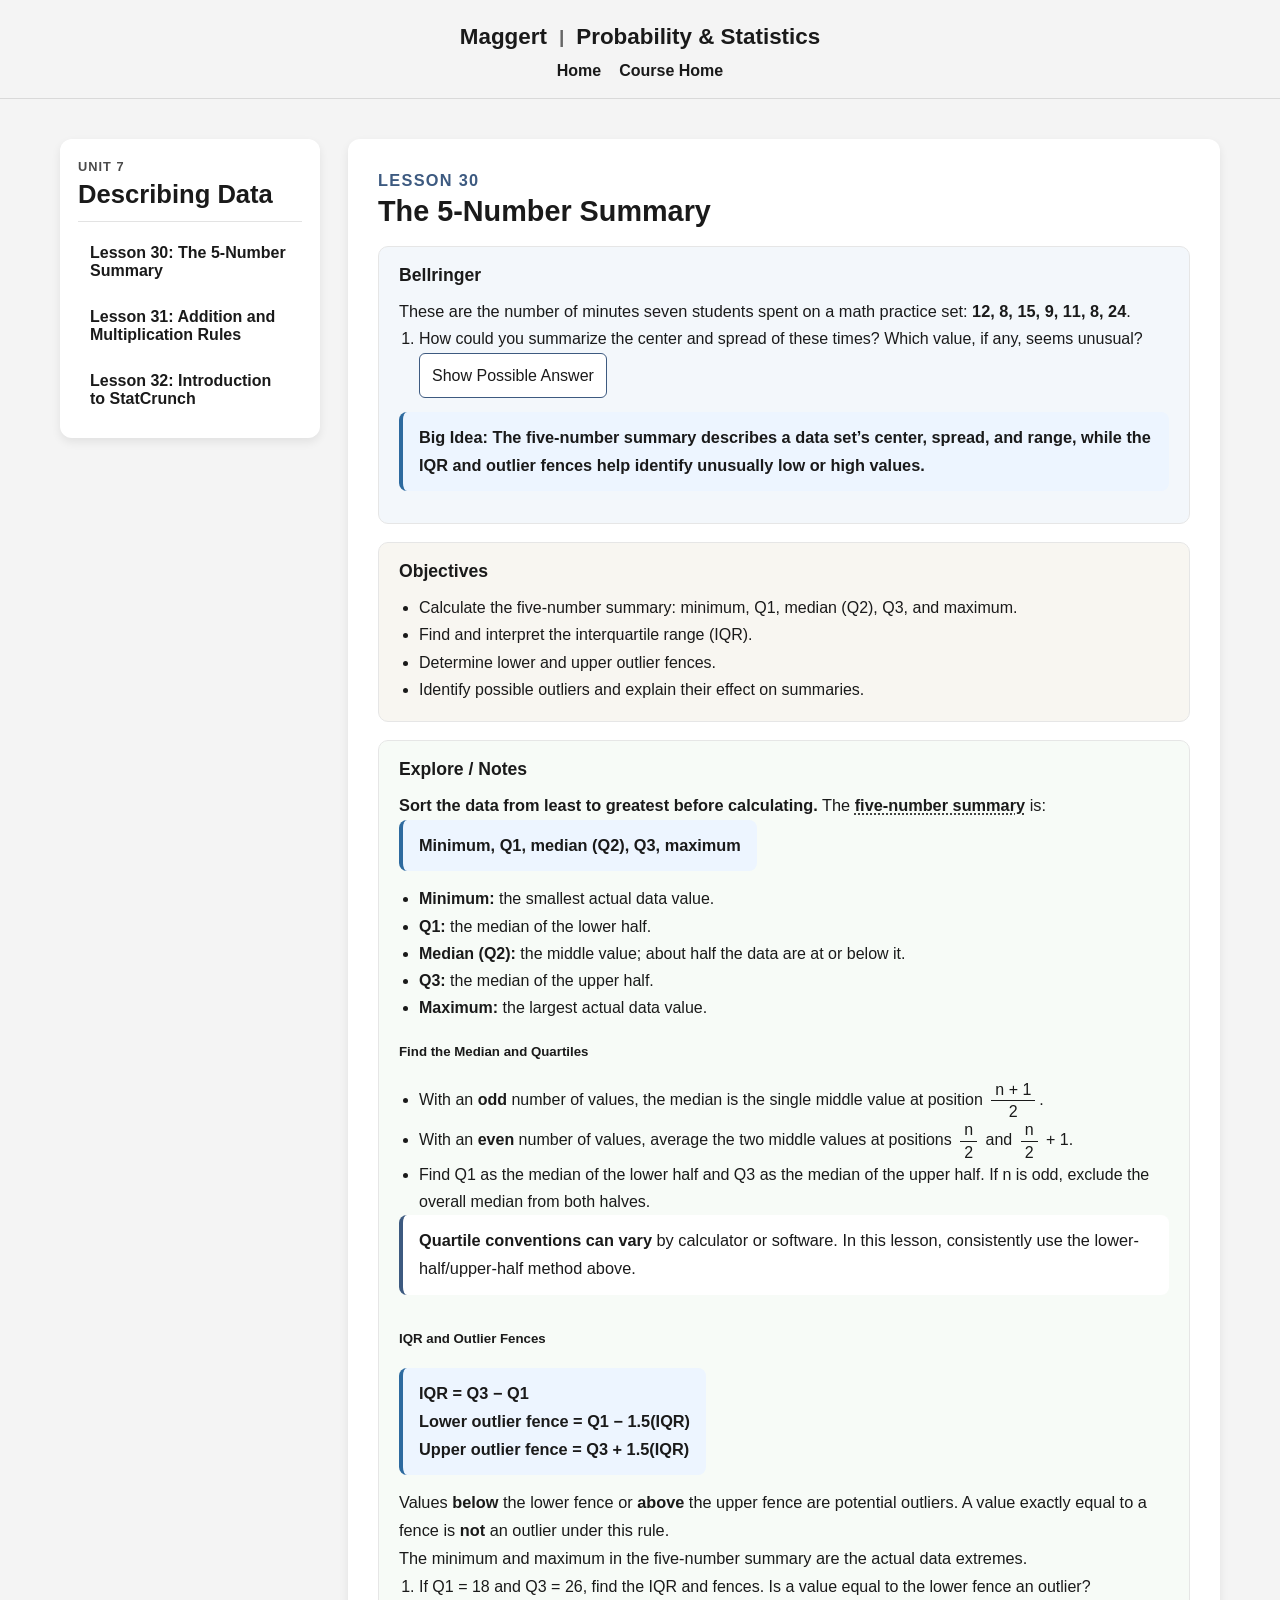
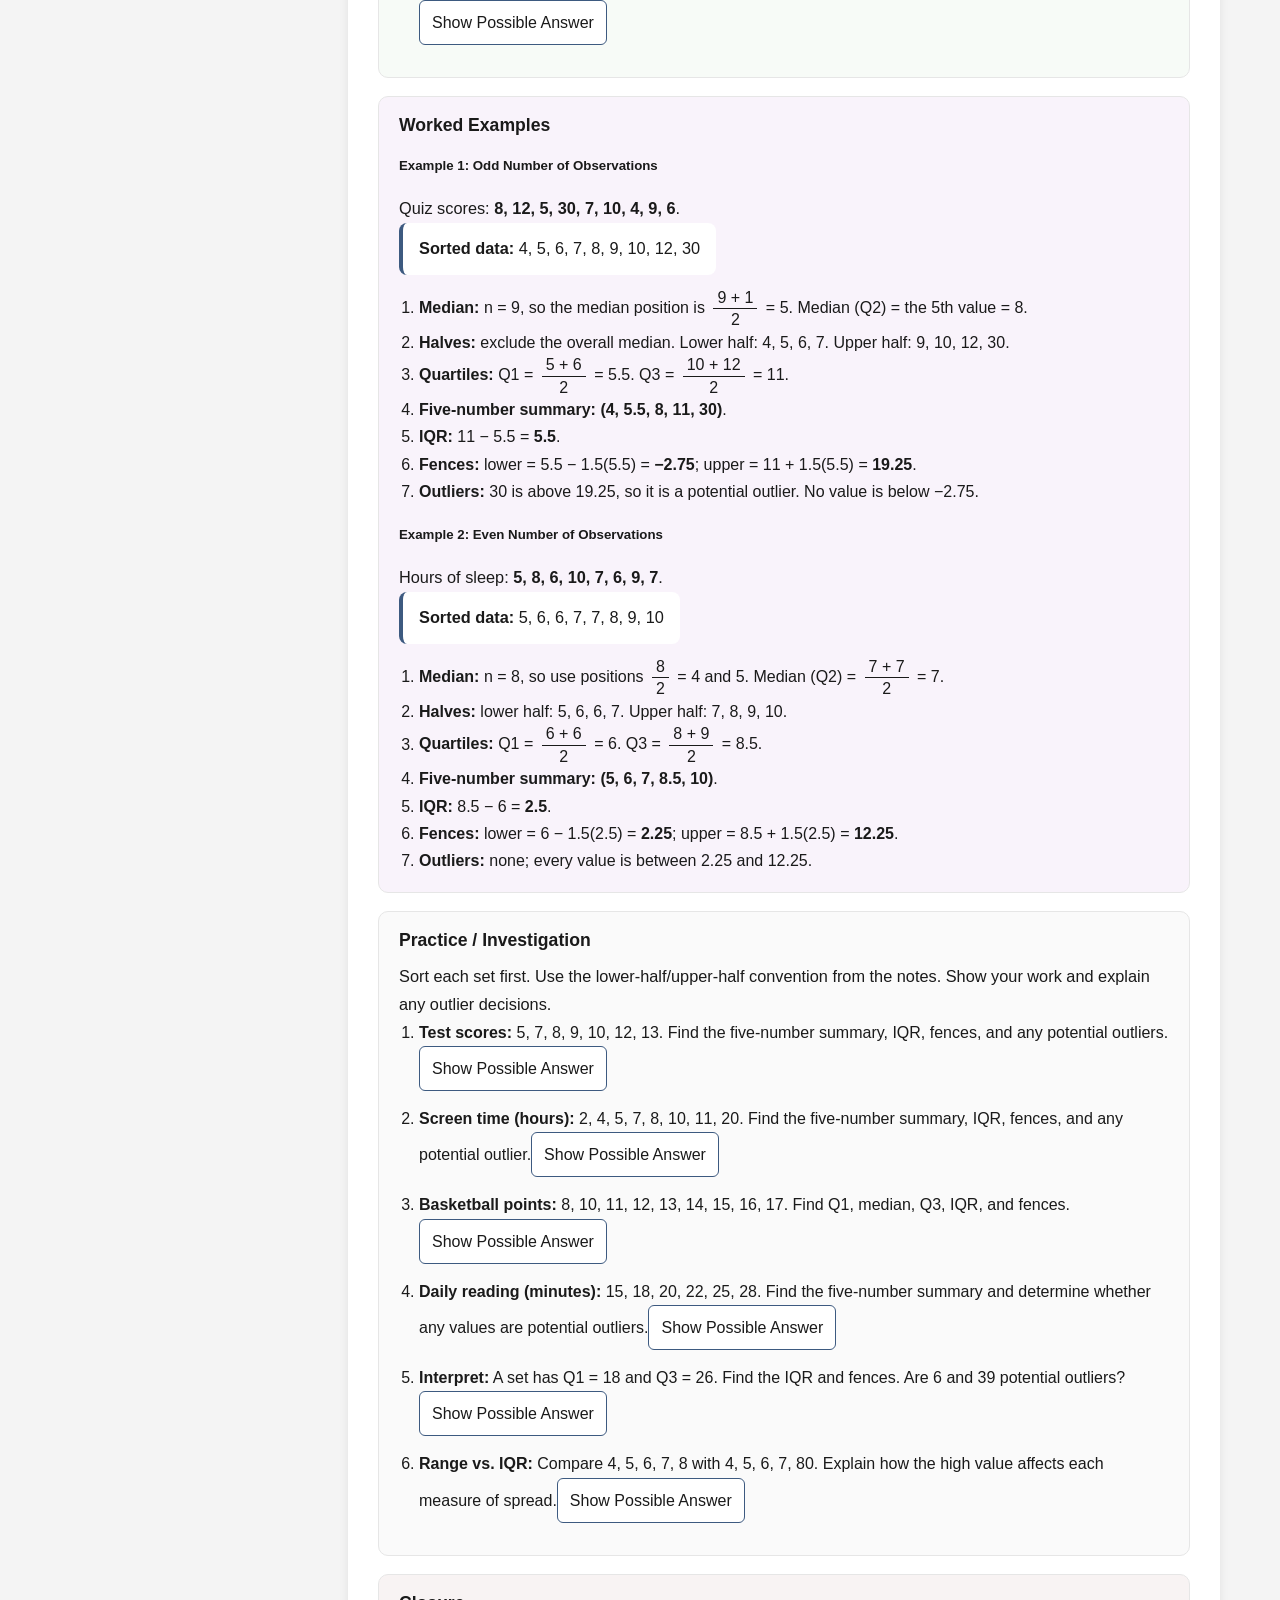
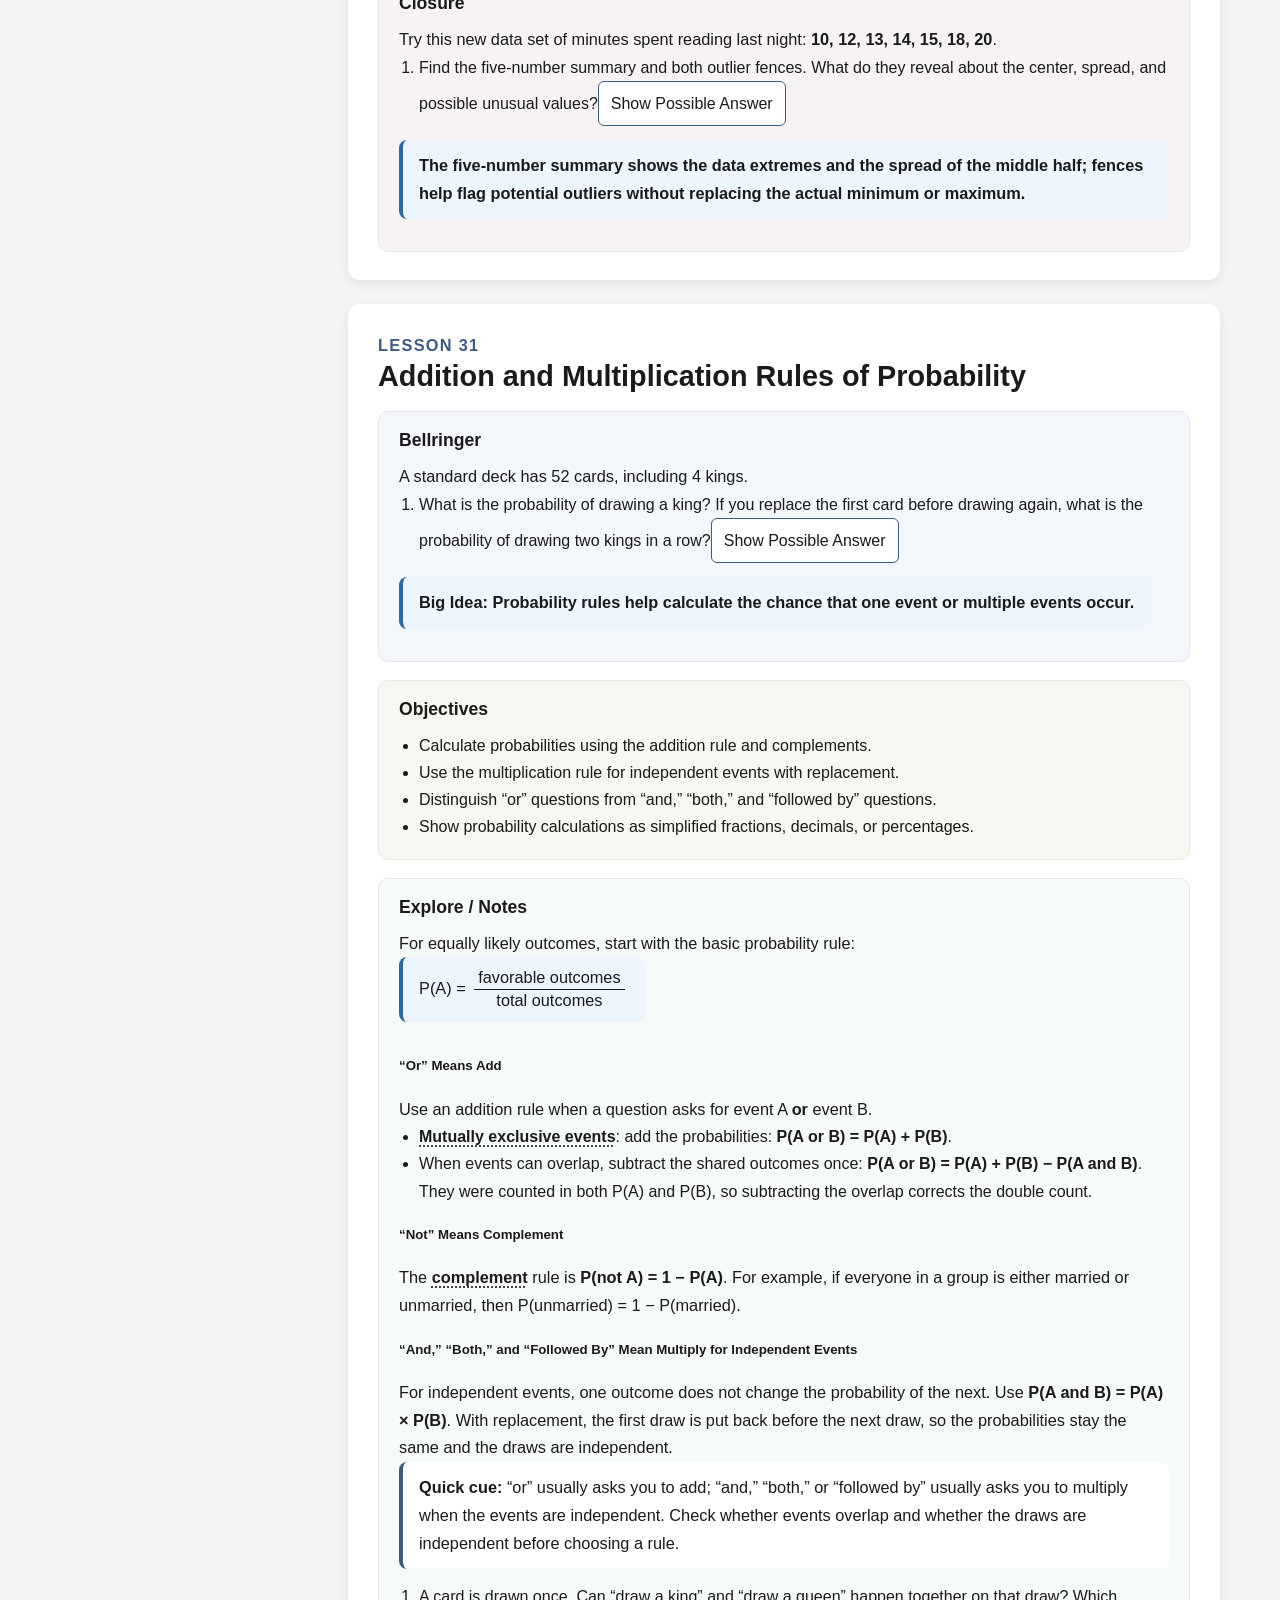
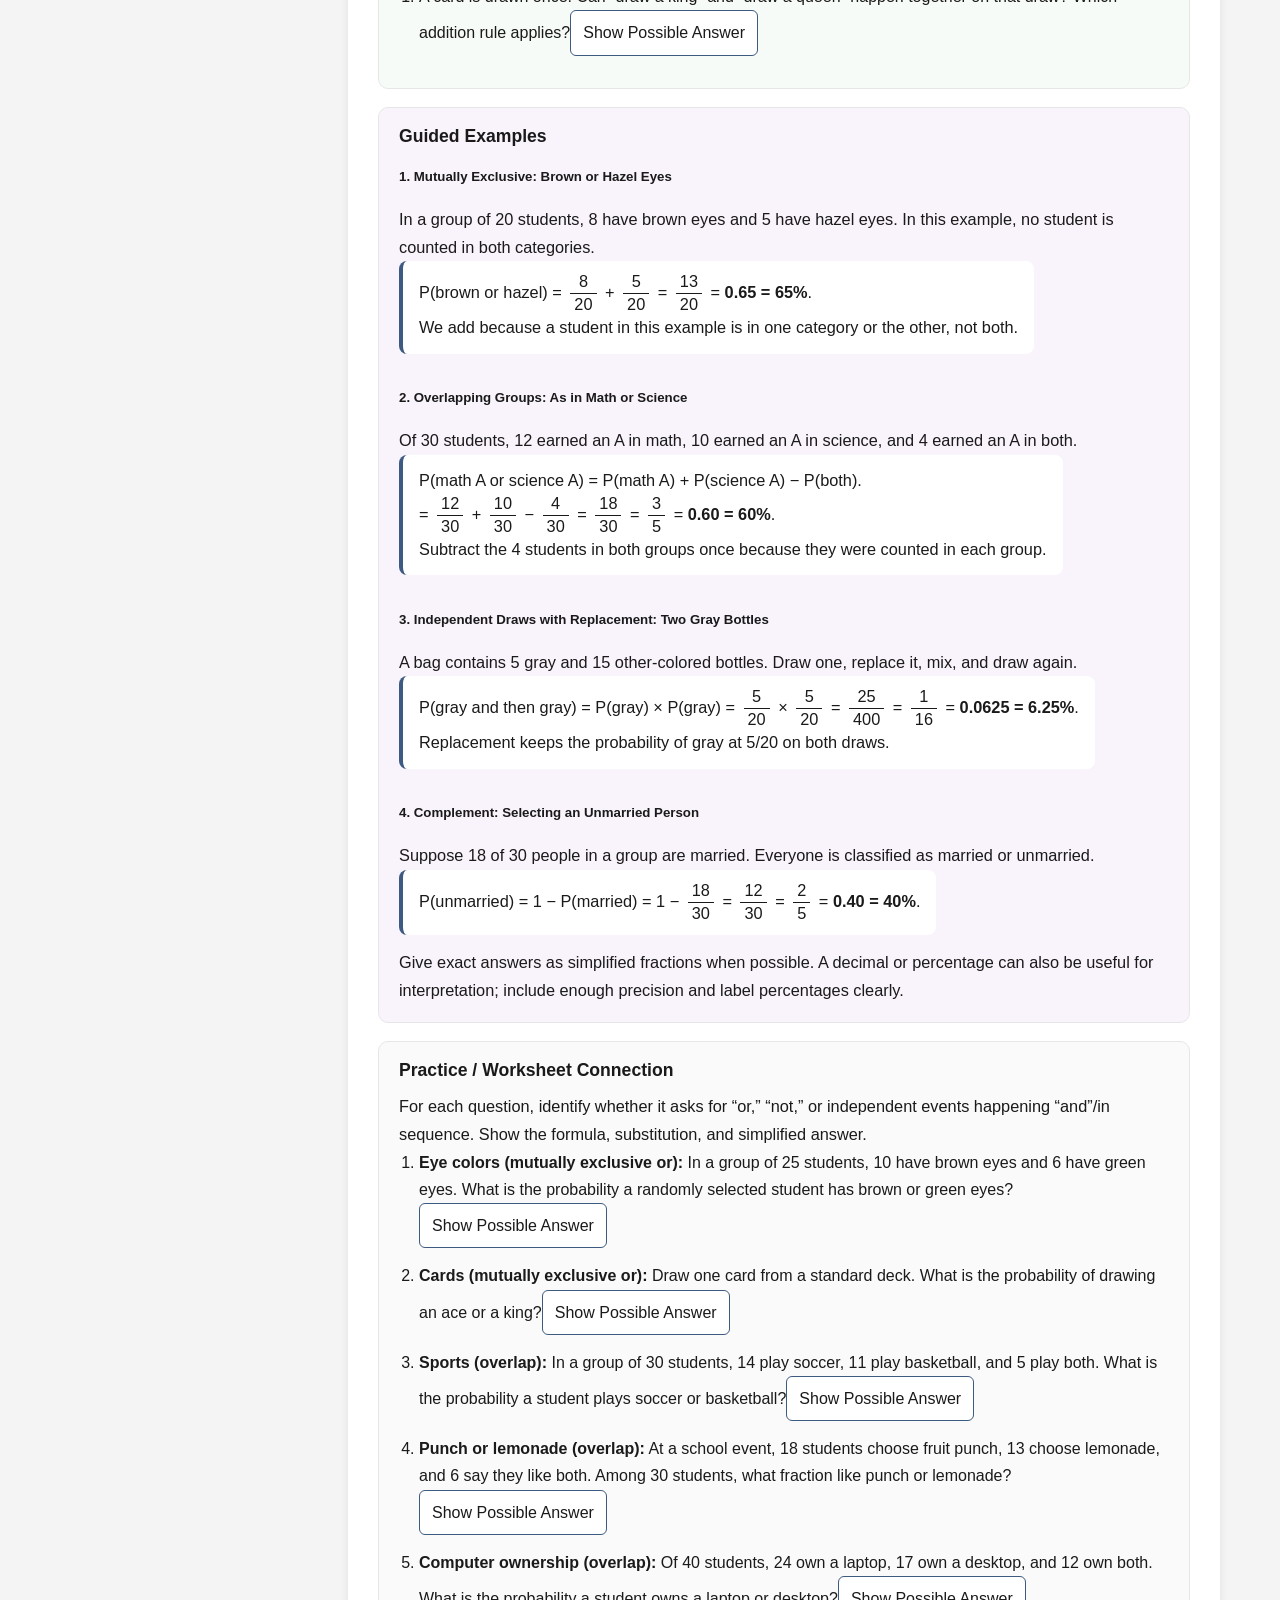
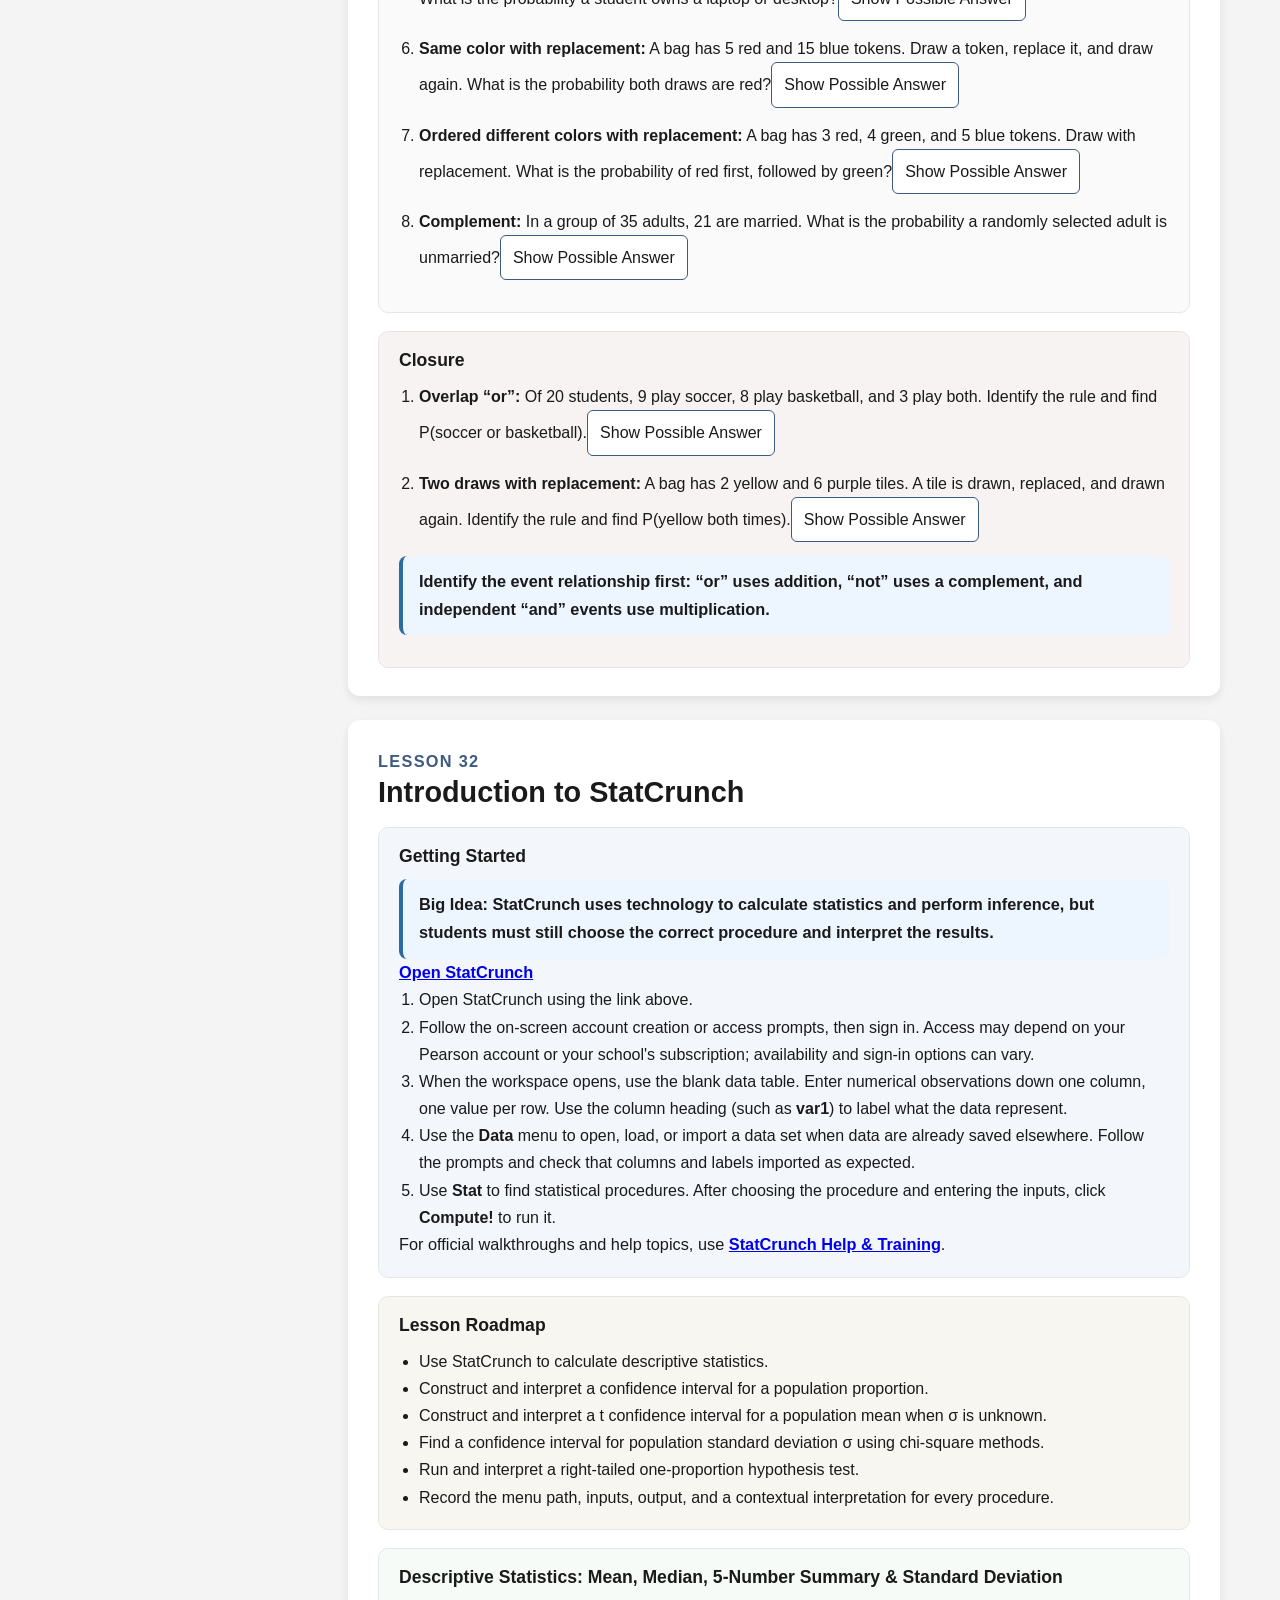
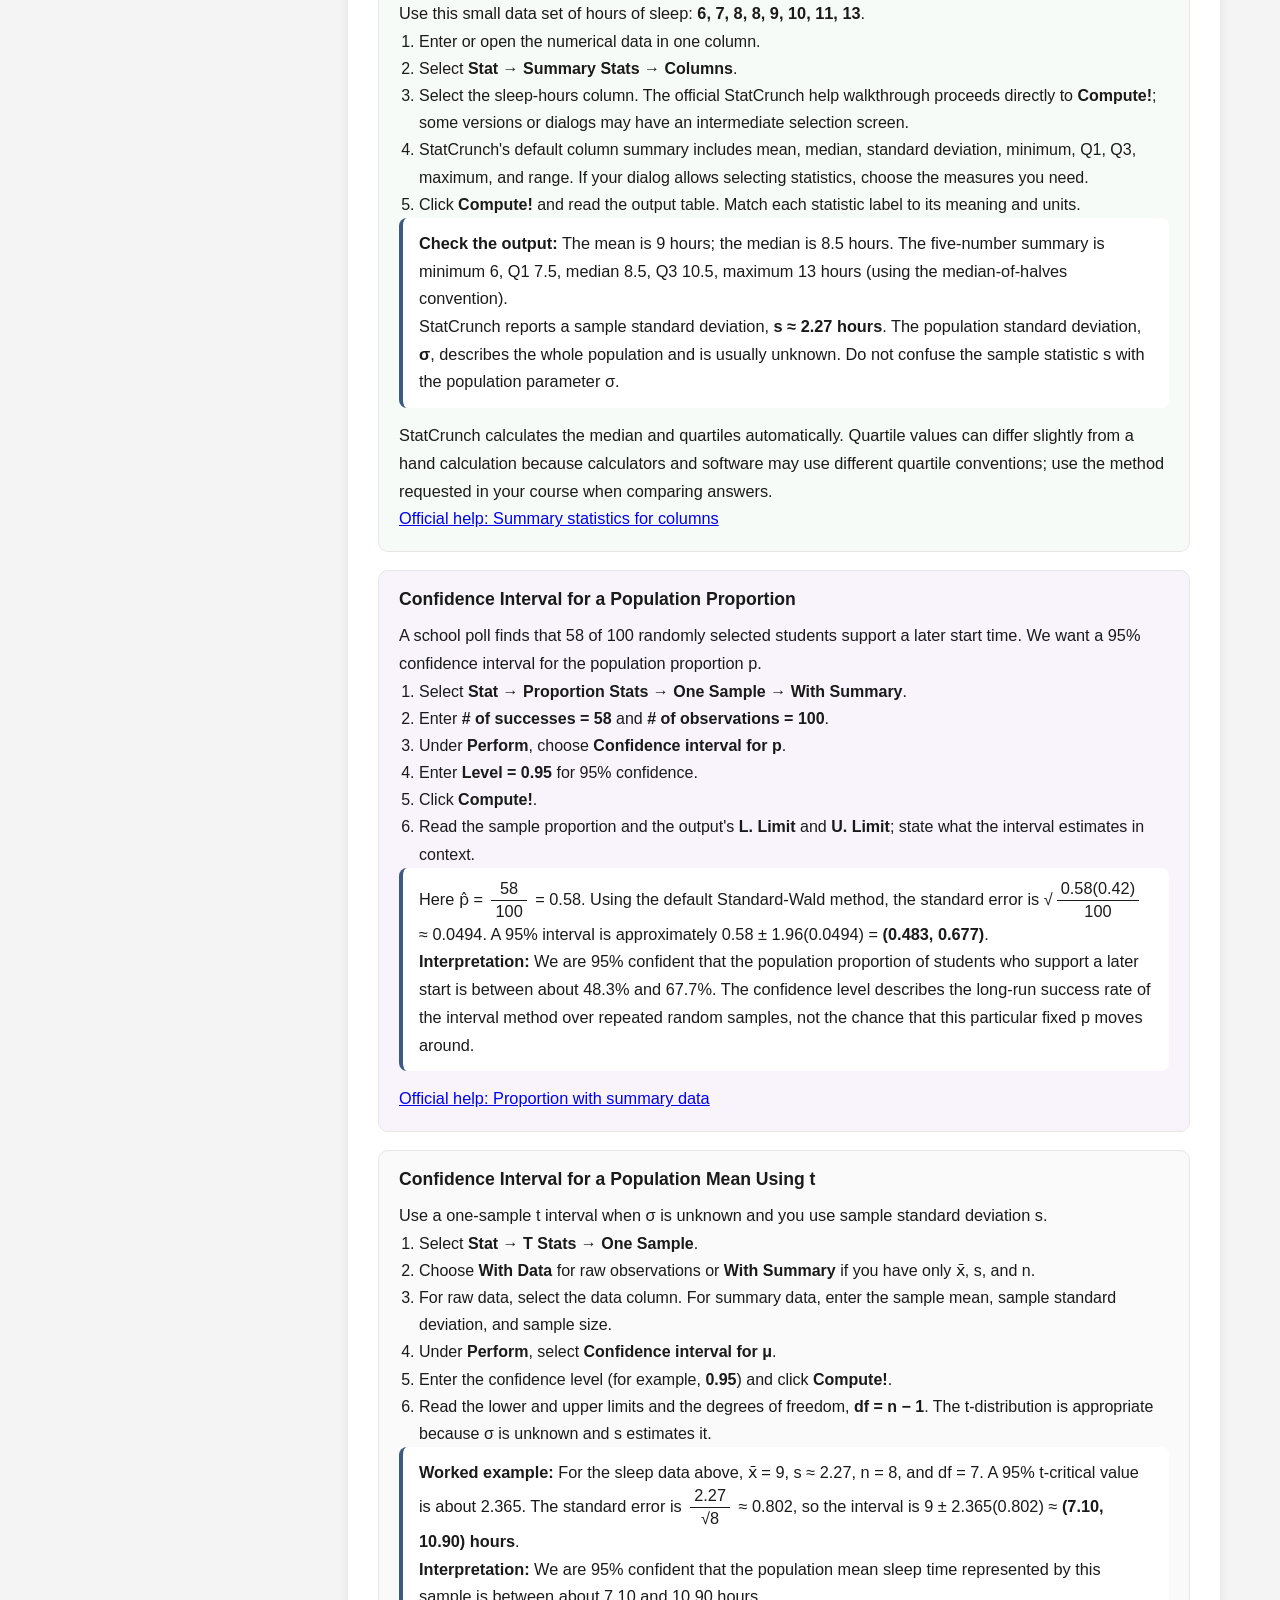
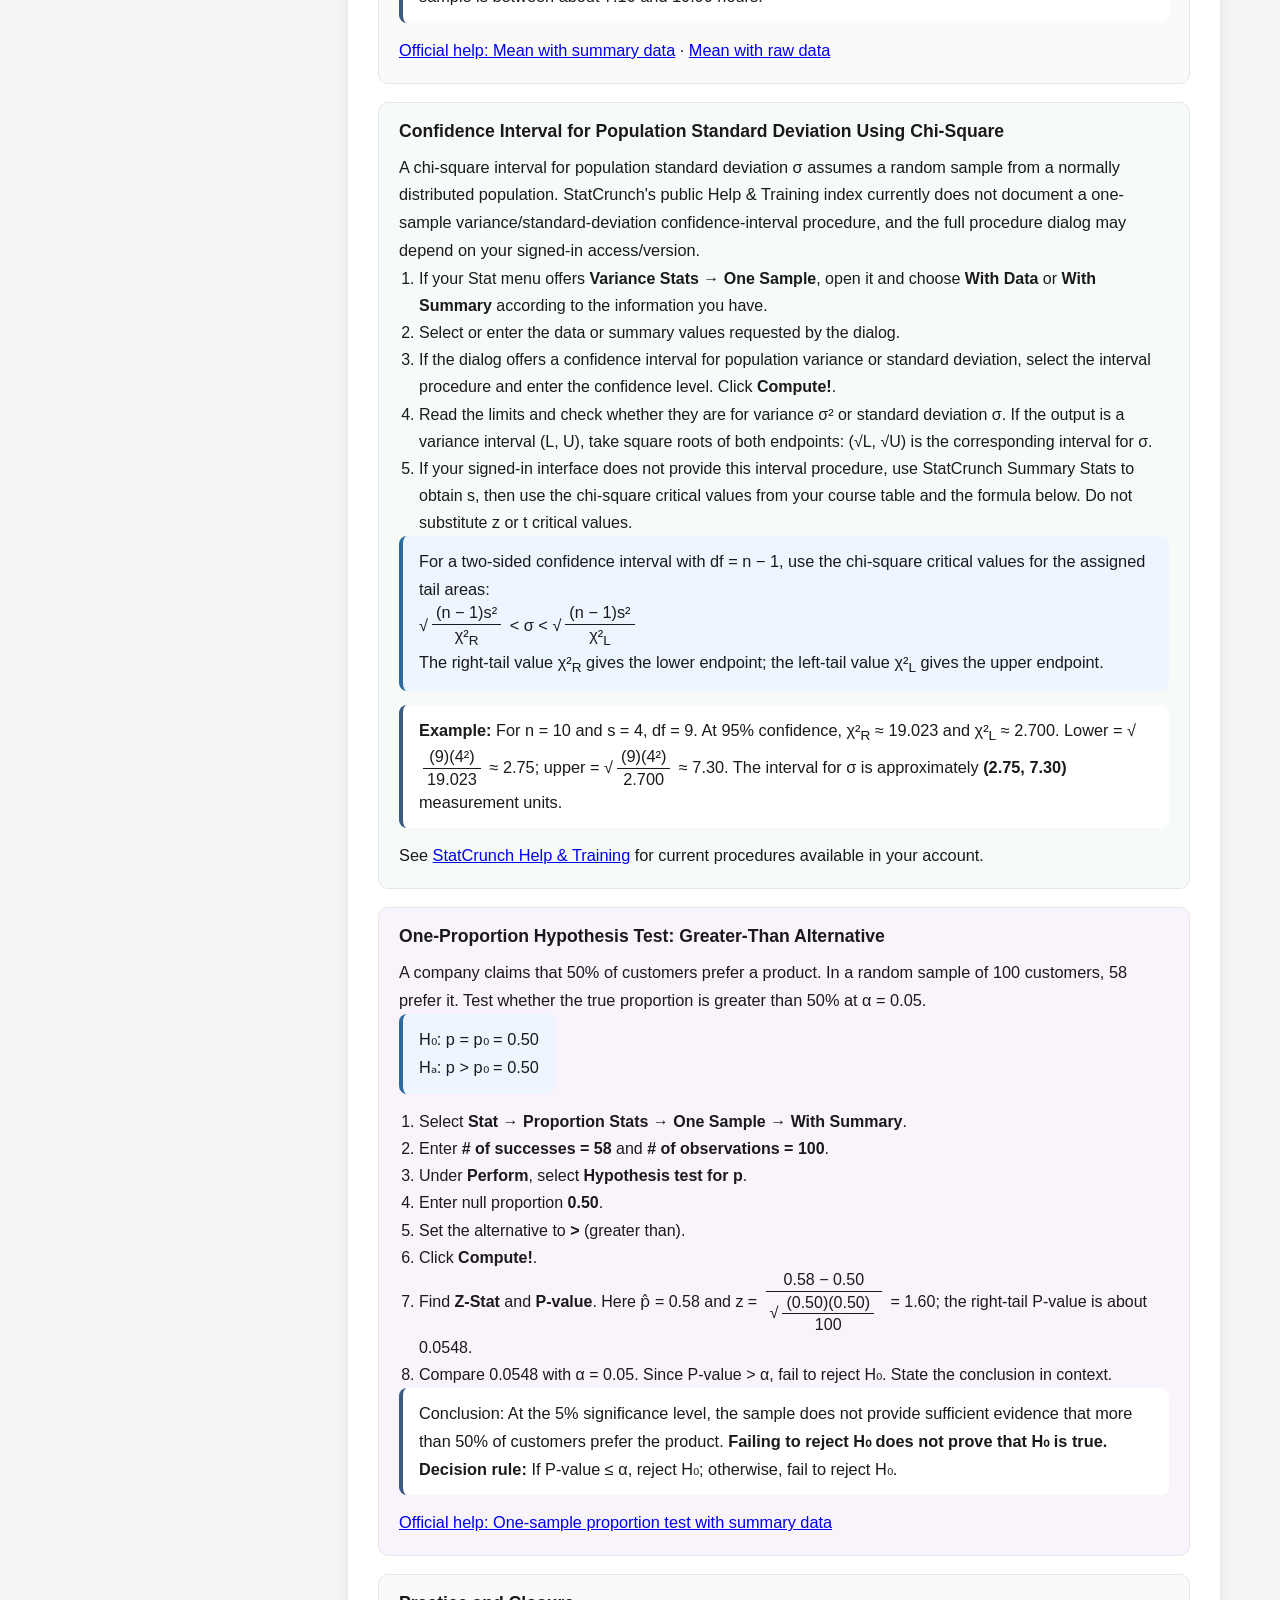
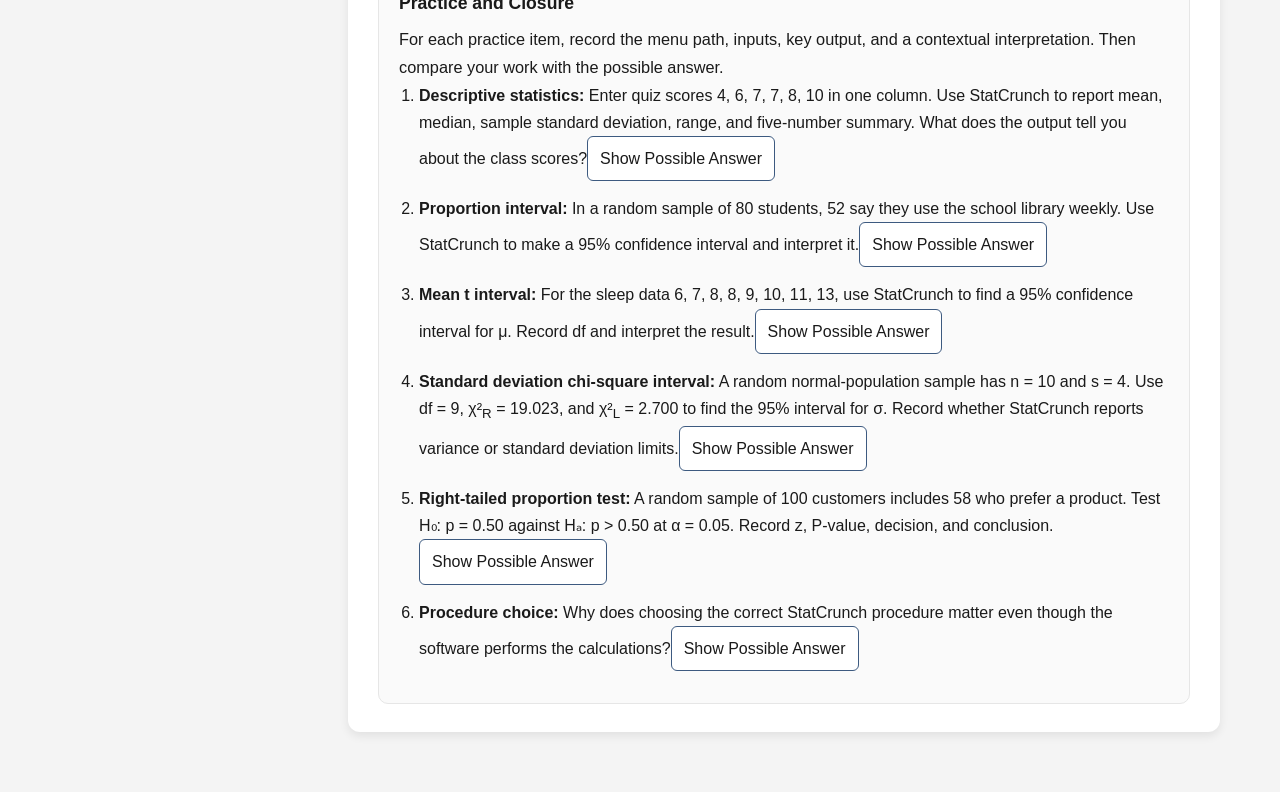
<file: Prob&Stats/unit-7.html>
<!DOCTYPE html>
<html lang="en">
  <head>
    <meta charset="UTF-8" />
    <meta name="viewport" content="width=device-width, initial-scale=1.0" />
    <title>Probability &amp; Statistics - Unit 7</title>
    <link rel="stylesheet" href="../css/style.css" />
    <style>
      .unit-shell, .unit-sidebar, .unit-content, .lesson { min-width: 0; }
      @media (max-width: 820px) { .unit-shell { grid-template-columns: minmax(0, 1fr); } }
      .five-number-visual svg { display: block; width: 100%; height: auto; }
    </style>
  </head>
  <body>
    <header class="site-header unit-header">
      <div class="site-branding">
        <span class="brand-name">Maggert</span>
        <span class="brand-separator">|</span>
        <span class="course-name">Probability &amp; Statistics</span>
      </div>
      <nav class="utility-nav" aria-label="Main navigation">
        <a href="../index.html">Home</a>
        <a href="index.html">Course Home</a>
      </nav>
    </header>

    <main class="unit-page">
      <div class="unit-shell">
        <aside class="unit-sidebar" aria-label="Unit 7 navigation">
          <div class="sidebar-header">
            <p class="sidebar-label">Unit 7</p>
            <h2>Describing Data</h2>
          </div>
          <nav class="lesson-nav">
            <a href="#lesson-30">Lesson 30: The 5-Number Summary</a>
            <a href="#lesson-31">Lesson 31: Addition and Multiplication Rules </a>
            <a href="#lesson-32" aria-current="page">Lesson 32: Introduction to StatCrunch</a>
          </nav>
        </aside>

        <div class="unit-content">
          <section id="lesson-30" class="lesson">
            <div class="lesson-header">
              <p class="lesson-number">Lesson 30</p>
              <h3>The 5-Number Summary</h3>
            </div>

            <div class="lesson-section lesson-bellringer">
              <h4>Bellringer</h4>
              <p>These are the number of minutes seven students spent on a math practice set: <strong>12, 8, 15, 9, 11, 8, 24</strong>.</p>
              <ol class="lesson-list lesson-ordered-list">
                <li>How could you summarize the center and spread of these times? Which value, if any, seems unusual?<button type="button" class="answer-toggle" data-answer-target="lesson-30-bellringer" data-show-label="Show Possible Answer" data-hide-label="Hide Possible Answer" aria-expanded="false">Show Possible Answer</button><div id="lesson-30-bellringer" class="possible-answer question-answer" hidden><ul class="lesson-list"><li>Sort first: 8, 8, 9, 11, 12, 15, 24. The median is 11 minutes and the range is 24 − 8 = 16 minutes. The value 24 is noticeably higher and is worth checking with quartiles and outlier fences.</li></ul></div></li>
              </ol>
              <div class="lesson-callout emphasis"><p><strong>Big Idea: The five-number summary describes a data set’s center, spread, and range, while the IQR and outlier fences help identify unusually low or high values.</strong></p></div>
            </div>

            <div class="lesson-section lesson-objectives">
              <h4>Objectives</h4>
              <ul class="lesson-list">
                <li>Calculate the five-number summary: minimum, Q1, median (Q2), Q3, and maximum.</li>
                <li>Find and interpret the interquartile range (IQR).</li>
                <li>Determine lower and upper outlier fences.</li>
                <li>Identify possible outliers and explain their effect on summaries.</li>
              </ul>
            </div>

            <div class="lesson-section lesson-explore">
              <h4>Explore / Notes</h4>
              <p><strong>Sort the data from least to greatest before calculating.</strong> The <span class="glossary-term" tabindex="0" role="button" aria-expanded="false">five-number summary<span class="glossary-definition">A compact description of a data set: minimum, first quartile, median, third quartile, and maximum.</span></span> is:</p>
              <div class="lesson-callout emphasis"><p><strong>Minimum, Q1, median (Q2), Q3, maximum</strong></p></div>
              <ul class="lesson-list">
                <li><strong>Minimum:</strong> the smallest actual data value.</li>
                <li><strong>Q1:</strong> the median of the lower half.</li>
                <li><strong>Median (Q2):</strong> the middle value; about half the data are at or below it.</li>
                <li><strong>Q3:</strong> the median of the upper half.</li>
                <li><strong>Maximum:</strong> the largest actual data value.</li>
              </ul>
              <h5>Find the Median and Quartiles</h5>
              <ul class="lesson-list">
                <li>With an <strong>odd</strong> number of values, the median is the single middle value at position <span class="fraction"><span class="numerator">n + 1</span><span class="denominator">2</span></span>.</li>
                <li>With an <strong>even</strong> number of values, average the two middle values at positions <span class="fraction"><span class="numerator">n</span><span class="denominator">2</span></span> and <span class="fraction"><span class="numerator">n</span><span class="denominator">2</span></span> + 1.</li>
                <li>Find Q1 as the median of the lower half and Q3 as the median of the upper half. If n is odd, exclude the overall median from both halves.</li>
              </ul>
              <div class="lesson-callout"><p><strong>Quartile conventions can vary</strong> by calculator or software. In this lesson, consistently use the lower-half/upper-half method above.</p></div>
              <h5>IQR and Outlier Fences</h5>
              <div class="lesson-callout emphasis">
                <p><strong>IQR = Q3 − Q1</strong></p>
                <p><strong>Lower outlier fence = Q1 − 1.5(IQR)</strong></p>
                <p><strong>Upper outlier fence = Q3 + 1.5(IQR)</strong></p>
              </div>
              <p>Values <strong>below</strong> the lower fence or <strong>above</strong> the upper fence are potential outliers. A value exactly equal to a fence is <strong>not</strong> an outlier under this rule.</p>
              <p>The minimum and maximum in the five-number summary are the actual data extremes. </p>
              <ol class="lesson-list lesson-ordered-list">
                <li>If Q1 = 18 and Q3 = 26, find the IQR and fences. Is a value equal to the lower fence an outlier?<button type="button" class="answer-toggle" data-answer-target="lesson-30-fence-check" data-show-label="Show Possible Answer" data-hide-label="Hide Possible Answer" aria-expanded="false">Show Possible Answer</button><div id="lesson-30-fence-check" class="possible-answer question-answer" hidden><ul class="lesson-list"><li>IQR = 26 − 18 = 8. Lower fence = 18 − 1.5(8) = 6; upper fence = 26 + 1.5(8) = 38. A value equal to 6 is not an outlier; it must be below 6 or above 38.</li></ul></div></li>
              </ol>
            </div>

            <div class="lesson-section lesson-simulation">
              <h4>Worked Examples</h4>
              <h5>Example 1: Odd Number of Observations</h5>
              <p>Quiz scores: <strong>8, 12, 5, 30, 7, 10, 4, 9, 6</strong>.</p>
              <div class="lesson-callout"><p><strong>Sorted data:</strong> 4, 5, 6, 7, 8, 9, 10, 12, 30</p></div>
              <ol class="lesson-list lesson-ordered-list">
                <li><strong>Median:</strong> n = 9, so the median position is <span class="fraction"><span class="numerator">9 + 1</span><span class="denominator">2</span></span> = 5. Median (Q2) = the 5th value = 8.</li>
                <li><strong>Halves:</strong> exclude the overall median. Lower half: 4, 5, 6, 7. Upper half: 9, 10, 12, 30.</li>
                <li><strong>Quartiles:</strong> Q1 = <span class="fraction"><span class="numerator">5 + 6</span><span class="denominator">2</span></span> = 5.5. Q3 = <span class="fraction"><span class="numerator">10 + 12</span><span class="denominator">2</span></span> = 11.</li>
                <li><strong>Five-number summary:</strong> <strong>(4, 5.5, 8, 11, 30)</strong>.</li>
                <li><strong>IQR:</strong> 11 − 5.5 = <strong>5.5</strong>.</li>
                <li><strong>Fences:</strong> lower = 5.5 − 1.5(5.5) = <strong>−2.75</strong>; upper = 11 + 1.5(5.5) = <strong>19.25</strong>.</li>
                <li><strong>Outliers:</strong> 30 is above 19.25, so it is a potential outlier. No value is below −2.75.</li>
              </ol>
              <h5>Example 2: Even Number of Observations</h5>
              <p>Hours of sleep: <strong>5, 8, 6, 10, 7, 6, 9, 7</strong>.</p>
              <div class="lesson-callout"><p><strong>Sorted data:</strong> 5, 6, 6, 7, 7, 8, 9, 10</p></div>
              <ol class="lesson-list lesson-ordered-list">
                <li><strong>Median:</strong> n = 8, so use positions <span class="fraction"><span class="numerator">8</span><span class="denominator">2</span></span> = 4 and 5. Median (Q2) = <span class="fraction"><span class="numerator">7 + 7</span><span class="denominator">2</span></span> = 7.</li>
                <li><strong>Halves:</strong> lower half: 5, 6, 6, 7. Upper half: 7, 8, 9, 10.</li>
                <li><strong>Quartiles:</strong> Q1 = <span class="fraction"><span class="numerator">6 + 6</span><span class="denominator">2</span></span> = 6. Q3 = <span class="fraction"><span class="numerator">8 + 9</span><span class="denominator">2</span></span> = 8.5.</li>
                <li><strong>Five-number summary:</strong> <strong>(5, 6, 7, 8.5, 10)</strong>.</li>
                <li><strong>IQR:</strong> 8.5 − 6 = <strong>2.5</strong>.</li>
                <li><strong>Fences:</strong> lower = 6 − 1.5(2.5) = <strong>2.25</strong>; upper = 8.5 + 1.5(2.5) = <strong>12.25</strong>.</li>
                <li><strong>Outliers:</strong> none; every value is between 2.25 and 12.25.</li>
              </ol>
            </div>

            <div class="lesson-section lesson-practice">
              <h4>Practice / Investigation</h4>
              <p>Sort each set first. Use the lower-half/upper-half convention from the notes. Show your work and explain any outlier decisions.</p>
              <ol class="lesson-list lesson-ordered-list">
                <li><strong>Test scores:</strong> 5, 7, 8, 9, 10, 12, 13. Find the five-number summary, IQR, fences, and any potential outliers.<button type="button" class="answer-toggle" data-answer-target="lesson-30-practice-1" data-show-label="Show Possible Answer" data-hide-label="Hide Possible Answer" aria-expanded="false">Show Possible Answer</button><div id="lesson-30-practice-1" class="possible-answer question-answer" hidden><ul class="lesson-list"><li>Median = 9; lower half 5, 7, 8 gives Q1 = 7; upper half 10, 12, 13 gives Q3 = 12. Five-number summary: (5, 7, 9, 12, 13). IQR = 5; fences are −0.5 and 19.5. There are no potential outliers.</li></ul></div></li>
                <li><strong>Screen time (hours):</strong> 2, 4, 5, 7, 8, 10, 11, 20. Find the five-number summary, IQR, fences, and any potential outlier.<button type="button" class="answer-toggle" data-answer-target="lesson-30-practice-2" data-show-label="Show Possible Answer" data-hide-label="Hide Possible Answer" aria-expanded="false">Show Possible Answer</button><div id="lesson-30-practice-2" class="possible-answer question-answer" hidden><ul class="lesson-list"><li>Median = (7 + 8) / 2 = 7.5. Q1 = (4 + 5) / 2 = 4.5; Q3 = (10 + 11) / 2 = 10.5. Five-number summary: (2, 4.5, 7.5, 10.5, 20). IQR = 6; fences are −4.5 and 19.5. Since 20 &gt; 19.5, 20 is a potential outlier.</li></ul></div></li>
                <li><strong>Basketball points:</strong> 8, 10, 11, 12, 13, 14, 15, 16, 17. Find Q1, median, Q3, IQR, and fences.<button type="button" class="answer-toggle" data-answer-target="lesson-30-practice-3" data-show-label="Show Possible Answer" data-hide-label="Hide Possible Answer" aria-expanded="false">Show Possible Answer</button><div id="lesson-30-practice-3" class="possible-answer question-answer" hidden><ul class="lesson-list"><li>Median = 13. Excluding it, lower half 8, 10, 11, 12 gives Q1 = 10.5; upper half 14, 15, 16, 17 gives Q3 = 15.5. IQR = 5. Fences are 3 and 23.</li></ul></div></li>
                <li><strong>Daily reading (minutes):</strong> 15, 18, 20, 22, 25, 28. Find the five-number summary and determine whether any values are potential outliers.<button type="button" class="answer-toggle" data-answer-target="lesson-30-practice-4" data-show-label="Show Possible Answer" data-hide-label="Hide Possible Answer" aria-expanded="false">Show Possible Answer</button><div id="lesson-30-practice-4" class="possible-answer question-answer" hidden><ul class="lesson-list"><li>Median = (20 + 22) / 2 = 21. Q1 = (15 + 18) / 2 = 16.5; Q3 = (25 + 28) / 2 = 26.5. Five-number summary: (15, 16.5, 21, 26.5, 28). IQR = 10; fences are 1.5 and 41.5, so there are no potential outliers.</li></ul></div></li>
                <li><strong>Interpret:</strong> A set has Q1 = 18 and Q3 = 26. Find the IQR and fences. Are 6 and 39 potential outliers?<button type="button" class="answer-toggle" data-answer-target="lesson-30-practice-5" data-show-label="Show Possible Answer" data-hide-label="Hide Possible Answer" aria-expanded="false">Show Possible Answer</button><div id="lesson-30-practice-5" class="possible-answer question-answer" hidden><ul class="lesson-list"><li>IQR = 26 − 18 = 8. Lower fence = 18 − 12 = 6; upper fence = 26 + 12 = 38. A value equal to a fence is not an outlier, so 6 is not; 39 is above the upper fence and is a potential outlier.</li></ul></div></li>
                <li><strong>Range vs. IQR:</strong> Compare 4, 5, 6, 7, 8 with 4, 5, 6, 7, 80. Explain how the high value affects each measure of spread.<button type="button" class="answer-toggle" data-answer-target="lesson-30-practice-6" data-show-label="Show Possible Answer" data-hide-label="Hide Possible Answer" aria-expanded="false">Show Possible Answer</button><div id="lesson-30-practice-6" class="possible-answer question-answer" hidden><ul class="lesson-list"><li>The first range is 8 − 4 = 4; the second is 80 − 4 = 76, so the high value greatly increases the range. For the first set Q1 = 4.5 and Q3 = 7.5, so IQR = 3. For the second set, Q1 = 4.5 and Q3 = 7.5 as well, so IQR remains 3. The IQR is resistant because it describes the middle half rather than the extremes.</li></ul></div></li>
              </ol>
            </div>

            <div class="lesson-section lesson-closure">
              <h4>Closure</h4>
              <p>Try this new data set of minutes spent reading last night: <strong>10, 12, 13, 14, 15, 18, 20</strong>.</p>
              <ol class="lesson-list lesson-ordered-list">
                <li>Find the five-number summary and both outlier fences. What do they reveal about the center, spread, and possible unusual values?<button type="button" class="answer-toggle" data-answer-target="lesson-30-closure" data-show-label="Show Possible Answer" data-hide-label="Hide Possible Answer" aria-expanded="false">Show Possible Answer</button><div id="lesson-30-closure" class="possible-answer question-answer" hidden><ul class="lesson-list"><li>The data are sorted. Median = 14; Q1 = 12; Q3 = 18. Five-number summary: (10, 12, 14, 18, 20). IQR = 6; fences are 3 and 27, so there are no potential outliers. The center is 14 minutes, the middle half runs from 12 to 18 minutes, and the full range is 10 to 20 minutes.</li></ul></div></li>
              </ol>
              <div class="lesson-callout emphasis"><p><strong>The five-number summary shows the data extremes and the spread of the middle half; fences help flag potential outliers without replacing the actual minimum or maximum.</strong></p></div>
            </div>
          </section>

          <section id="lesson-31" class="lesson">
            <div class="lesson-header">
              <p class="lesson-number">Lesson 31</p>
              <h3>Addition and Multiplication Rules of Probability</h3>
            </div>

            <div class="lesson-section lesson-bellringer">
              <h4>Bellringer</h4>
              <p>A standard deck has 52 cards, including 4 kings.</p>
              <ol class="lesson-list lesson-ordered-list">
                <li>What is the probability of drawing a king? If you replace the first card before drawing again, what is the probability of drawing two kings in a row?<button type="button" class="answer-toggle" data-answer-target="lesson-31-bellringer" data-show-label="Show Possible Answer" data-hide-label="Hide Possible Answer" aria-expanded="false">Show Possible Answer</button><div id="lesson-31-bellringer" class="possible-answer question-answer" hidden><ul class="lesson-list"><li>P(king) = <span class="fraction"><span class="numerator">4</span><span class="denominator">52</span></span> = <span class="fraction"><span class="numerator">1</span><span class="denominator">13</span></span>. With replacement, the draws are independent, so P(king and then king) = <span class="fraction"><span class="numerator">1</span><span class="denominator">13</span></span> × <span class="fraction"><span class="numerator">1</span><span class="denominator">13</span></span> = <span class="fraction"><span class="numerator">1</span><span class="denominator">169</span></span>.</li></ul></div></li>
              </ol>
              <div class="lesson-callout emphasis"><p><strong>Big Idea: Probability rules help calculate the chance that one event or multiple events occur.</strong></p></div>
            </div>

            <div class="lesson-section lesson-objectives">
              <h4>Objectives</h4>
              <ul class="lesson-list">
                <li>Calculate probabilities using the addition rule and complements.</li>
                <li>Use the multiplication rule for independent events with replacement.</li>
                <li>Distinguish “or” questions from “and,” “both,” and “followed by” questions.</li>
                <li>Show probability calculations as simplified fractions, decimals, or percentages.</li>
              </ul>
            </div>

            <div class="lesson-section lesson-explore">
              <h4>Explore / Notes</h4>
              <p>For equally likely outcomes, start with the basic probability rule:</p>
              <div class="lesson-callout emphasis"><p class="formula-block">P(A) = <span class="fraction"><span class="numerator">favorable outcomes</span><span class="denominator">total outcomes</span></span></p></div>
              <h5>“Or” Means Add</h5>
              <p>Use an addition rule when a question asks for event A <strong>or</strong> event B.</p>
              <ul class="lesson-list">
                <li><span class="glossary-term" tabindex="0" role="button" aria-expanded="false">Mutually exclusive events<span class="glossary-definition">Events that cannot happen at the same time in one trial. Their overlap is zero.</span></span>: add the probabilities: <strong>P(A or B) = P(A) + P(B)</strong>.</li>
                <li>When events can overlap, subtract the shared outcomes once: <strong>P(A or B) = P(A) + P(B) − P(A and B)</strong>. They were counted in both P(A) and P(B), so subtracting the overlap corrects the double count.</li>
              </ul>
              <h5>“Not” Means Complement</h5>
              <p>The <span class="glossary-term" tabindex="0" role="button" aria-expanded="false">complement<span class="glossary-definition">The event that A does not happen; it includes every outcome outside event A.</span></span> rule is <strong>P(not A) = 1 − P(A)</strong>. For example, if everyone in a group is either married or unmarried, then P(unmarried) = 1 − P(married).</p>
              <h5>“And,” “Both,” and “Followed By” Mean Multiply for Independent Events</h5>
              <p>For independent events, one outcome does not change the probability of the next. Use <strong>P(A and B) = P(A) × P(B)</strong>. With replacement, the first draw is put back before the next draw, so the probabilities stay the same and the draws are independent.</p>
              <div class="lesson-callout"><p><strong>Quick cue:</strong> “or” usually asks you to add; “and,” “both,” or “followed by” usually asks you to multiply when the events are independent. Check whether events overlap and whether the draws are independent before choosing a rule.</p></div>
              <ol class="lesson-list lesson-ordered-list">
                <li>A card is drawn once. Can “draw a king” and “draw a queen” happen together on that draw? Which addition rule applies?<button type="button" class="answer-toggle" data-answer-target="lesson-31-note-check" data-show-label="Show Possible Answer" data-hide-label="Hide Possible Answer" aria-expanded="false">Show Possible Answer</button><div id="lesson-31-note-check" class="possible-answer question-answer" hidden><ul class="lesson-list"><li>No. One card cannot be both a king and a queen, so the events are mutually exclusive and P(king or queen) = P(king) + P(queen).</li></ul></div></li>
              </ol>
            </div>

            <div class="lesson-section lesson-simulation">
              <h4>Guided Examples</h4>
              <h5>1. Mutually Exclusive: Brown or Hazel Eyes</h5>
              <p>In a group of 20 students, 8 have brown eyes and 5 have hazel eyes. In this example, no student is counted in both categories.</p>
              <div class="lesson-callout"><p>P(brown or hazel) = <span class="fraction"><span class="numerator">8</span><span class="denominator">20</span></span> + <span class="fraction"><span class="numerator">5</span><span class="denominator">20</span></span> = <span class="fraction"><span class="numerator">13</span><span class="denominator">20</span></span> = <strong>0.65 = 65%</strong>.</p><p>We add because a student in this example is in one category or the other, not both.</p></div>
              <h5>2. Overlapping Groups: As in Math or Science</h5>
              <p>Of 30 students, 12 earned an A in math, 10 earned an A in science, and 4 earned an A in both.</p>
              <div class="lesson-callout"><p>P(math A or science A) = P(math A) + P(science A) − P(both).</p><p>= <span class="fraction"><span class="numerator">12</span><span class="denominator">30</span></span> + <span class="fraction"><span class="numerator">10</span><span class="denominator">30</span></span> − <span class="fraction"><span class="numerator">4</span><span class="denominator">30</span></span> = <span class="fraction"><span class="numerator">18</span><span class="denominator">30</span></span> = <span class="fraction"><span class="numerator">3</span><span class="denominator">5</span></span> = <strong>0.60 = 60%</strong>.</p><p>Subtract the 4 students in both groups once because they were counted in each group.</p></div>
              <h5>3. Independent Draws with Replacement: Two Gray Bottles</h5>
              <p>A bag contains 5 gray and 15 other-colored bottles. Draw one, replace it, mix, and draw again.</p>
              <div class="lesson-callout"><p>P(gray and then gray) = P(gray) × P(gray) = <span class="fraction"><span class="numerator">5</span><span class="denominator">20</span></span> × <span class="fraction"><span class="numerator">5</span><span class="denominator">20</span></span> = <span class="fraction"><span class="numerator">25</span><span class="denominator">400</span></span> = <span class="fraction"><span class="numerator">1</span><span class="denominator">16</span></span> = <strong>0.0625 = 6.25%</strong>.</p><p>Replacement keeps the probability of gray at 5/20 on both draws.</p></div>
              <h5>4. Complement: Selecting an Unmarried Person</h5>
              <p>Suppose 18 of 30 people in a group are married. Everyone is classified as married or unmarried.</p>
              <div class="lesson-callout"><p>P(unmarried) = 1 − P(married) = 1 − <span class="fraction"><span class="numerator">18</span><span class="denominator">30</span></span> = <span class="fraction"><span class="numerator">12</span><span class="denominator">30</span></span> = <span class="fraction"><span class="numerator">2</span><span class="denominator">5</span></span> = <strong>0.40 = 40%</strong>.</p></div>
              <p>Give exact answers as simplified fractions when possible. A decimal or percentage can also be useful for interpretation; include enough precision and label percentages clearly.</p>
            </div>

            <div class="lesson-section lesson-practice">
              <h4>Practice / Worksheet Connection</h4>
              <p>For each question, identify whether it asks for “or,” “not,” or independent events happening “and”/in sequence. Show the formula, substitution, and simplified answer.</p>
              <ol class="lesson-list lesson-ordered-list">
                <li><strong>Eye colors (mutually exclusive or):</strong> In a group of 25 students, 10 have brown eyes and 6 have green eyes. What is the probability a randomly selected student has brown or green eyes?<button type="button" class="answer-toggle" data-answer-target="lesson-31-practice-1" data-show-label="Show Possible Answer" data-hide-label="Hide Possible Answer" aria-expanded="false">Show Possible Answer</button><div id="lesson-31-practice-1" class="possible-answer question-answer" hidden><ul class="lesson-list"><li>Use addition because the categories are mutually exclusive: P(brown or green) = <span class="fraction"><span class="numerator">10</span><span class="denominator">25</span></span> + <span class="fraction"><span class="numerator">6</span><span class="denominator">25</span></span> = <span class="fraction"><span class="numerator">16</span><span class="denominator">25</span></span> = 0.64 = <strong>64%</strong>.</li></ul></div></li>
                <li><strong>Cards (mutually exclusive or):</strong> Draw one card from a standard deck. What is the probability of drawing an ace or a king?<button type="button" class="answer-toggle" data-answer-target="lesson-31-practice-2" data-show-label="Show Possible Answer" data-hide-label="Hide Possible Answer" aria-expanded="false">Show Possible Answer</button><div id="lesson-31-practice-2" class="possible-answer question-answer" hidden><ul class="lesson-list"><li>A card cannot be both ranks, so P(ace or king) = <span class="fraction"><span class="numerator">4</span><span class="denominator">52</span></span> + <span class="fraction"><span class="numerator">4</span><span class="denominator">52</span></span> = <span class="fraction"><span class="numerator">8</span><span class="denominator">52</span></span> = <span class="fraction"><span class="numerator">2</span><span class="denominator">13</span></span>.</li></ul></div></li>
                <li><strong>Sports (overlap):</strong> In a group of 30 students, 14 play soccer, 11 play basketball, and 5 play both. What is the probability a student plays soccer or basketball?<button type="button" class="answer-toggle" data-answer-target="lesson-31-practice-3" data-show-label="Show Possible Answer" data-hide-label="Hide Possible Answer" aria-expanded="false">Show Possible Answer</button><div id="lesson-31-practice-3" class="possible-answer question-answer" hidden><ul class="lesson-list"><li>P(soccer or basketball) = <span class="fraction"><span class="numerator">14</span><span class="denominator">30</span></span> + <span class="fraction"><span class="numerator">11</span><span class="denominator">30</span></span> − <span class="fraction"><span class="numerator">5</span><span class="denominator">30</span></span> = <span class="fraction"><span class="numerator">20</span><span class="denominator">30</span></span> = <span class="fraction"><span class="numerator">2</span><span class="denominator">3</span></span>.</li></ul></div></li>
                <li><strong>Punch or lemonade (overlap):</strong> At a school event, 18 students choose fruit punch, 13 choose lemonade, and 6 say they like both. Among 30 students, what fraction like punch or lemonade?<button type="button" class="answer-toggle" data-answer-target="lesson-31-practice-4" data-show-label="Show Possible Answer" data-hide-label="Hide Possible Answer" aria-expanded="false">Show Possible Answer</button><div id="lesson-31-practice-4" class="possible-answer question-answer" hidden><ul class="lesson-list"><li>P(punch or lemonade) = <span class="fraction"><span class="numerator">18</span><span class="denominator">30</span></span> + <span class="fraction"><span class="numerator">13</span><span class="denominator">30</span></span> − <span class="fraction"><span class="numerator">6</span><span class="denominator">30</span></span> = <span class="fraction"><span class="numerator">25</span><span class="denominator">30</span></span> = <strong><span class="fraction"><span class="numerator">5</span><span class="denominator">6</span></span></strong>.</li></ul></div></li>
                <li><strong>Computer ownership (overlap):</strong> Of 40 students, 24 own a laptop, 17 own a desktop, and 12 own both. What is the probability a student owns a laptop or desktop?<button type="button" class="answer-toggle" data-answer-target="lesson-31-practice-5" data-show-label="Show Possible Answer" data-hide-label="Hide Possible Answer" aria-expanded="false">Show Possible Answer</button><div id="lesson-31-practice-5" class="possible-answer question-answer" hidden><ul class="lesson-list"><li>P(laptop or desktop) = <span class="fraction"><span class="numerator">24</span><span class="denominator">40</span></span> + <span class="fraction"><span class="numerator">17</span><span class="denominator">40</span></span> − <span class="fraction"><span class="numerator">12</span><span class="denominator">40</span></span> = <span class="fraction"><span class="numerator">29</span><span class="denominator">40</span></span>.</li></ul></div></li>
                <li><strong>Same color with replacement:</strong> A bag has 5 red and 15 blue tokens. Draw a token, replace it, and draw again. What is the probability both draws are red?<button type="button" class="answer-toggle" data-answer-target="lesson-31-practice-6" data-show-label="Show Possible Answer" data-hide-label="Hide Possible Answer" aria-expanded="false">Show Possible Answer</button><div id="lesson-31-practice-6" class="possible-answer question-answer" hidden><ul class="lesson-list"><li>Replacement makes the draws independent: P(red and red) = <span class="fraction"><span class="numerator">5</span><span class="denominator">20</span></span> × <span class="fraction"><span class="numerator">5</span><span class="denominator">20</span></span> = <span class="fraction"><span class="numerator">25</span><span class="denominator">400</span></span> = <strong><span class="fraction"><span class="numerator">1</span><span class="denominator">16</span></span></strong>.</li></ul></div></li>
                <li><strong>Ordered different colors with replacement:</strong> A bag has 3 red, 4 green, and 5 blue tokens. Draw with replacement. What is the probability of red first, followed by green?<button type="button" class="answer-toggle" data-answer-target="lesson-31-practice-7" data-show-label="Show Possible Answer" data-hide-label="Hide Possible Answer" aria-expanded="false">Show Possible Answer</button><div id="lesson-31-practice-7" class="possible-answer question-answer" hidden><ul class="lesson-list"><li>Order matters, and replacement keeps the draws independent: P(red then green) = <span class="fraction"><span class="numerator">3</span><span class="denominator">12</span></span> × <span class="fraction"><span class="numerator">4</span><span class="denominator">12</span></span> = <span class="fraction"><span class="numerator">12</span><span class="denominator">144</span></span> = <strong><span class="fraction"><span class="numerator">1</span><span class="denominator">12</span></span></strong>.</li></ul></div></li>
                <li><strong>Complement:</strong> In a group of 35 adults, 21 are married. What is the probability a randomly selected adult is unmarried?<button type="button" class="answer-toggle" data-answer-target="lesson-31-practice-8" data-show-label="Show Possible Answer" data-hide-label="Hide Possible Answer" aria-expanded="false">Show Possible Answer</button><div id="lesson-31-practice-8" class="possible-answer question-answer" hidden><ul class="lesson-list"><li>P(unmarried) = 1 − P(married) = 1 − <span class="fraction"><span class="numerator">21</span><span class="denominator">35</span></span> = <span class="fraction"><span class="numerator">14</span><span class="denominator">35</span></span> = <strong><span class="fraction"><span class="numerator">2</span><span class="denominator">5</span></span></strong>.</li></ul></div></li>
              </ol>
            </div>

            <div class="lesson-section lesson-closure">
              <h4>Closure</h4>
              <ol class="lesson-list lesson-ordered-list">
                <li><strong>Overlap “or”:</strong> Of 20 students, 9 play soccer, 8 play basketball, and 3 play both. Identify the rule and find P(soccer or basketball).<button type="button" class="answer-toggle" data-answer-target="lesson-31-closure-1" data-show-label="Show Possible Answer" data-hide-label="Hide Possible Answer" aria-expanded="false">Show Possible Answer</button><div id="lesson-31-closure-1" class="possible-answer question-answer" hidden><ul class="lesson-list"><li>This is the addition rule for overlapping events: P(soccer or basketball) = <span class="fraction"><span class="numerator">9</span><span class="denominator">20</span></span> + <span class="fraction"><span class="numerator">8</span><span class="denominator">20</span></span> − <span class="fraction"><span class="numerator">3</span><span class="denominator">20</span></span> = <span class="fraction"><span class="numerator">14</span><span class="denominator">20</span></span> = <strong><span class="fraction"><span class="numerator">7</span><span class="denominator">10</span></span></strong>.</li></ul></div></li>
                <li><strong>Two draws with replacement:</strong> A bag has 2 yellow and 6 purple tiles. A tile is drawn, replaced, and drawn again. Identify the rule and find P(yellow both times).<button type="button" class="answer-toggle" data-answer-target="lesson-31-closure-2" data-show-label="Show Possible Answer" data-hide-label="Hide Possible Answer" aria-expanded="false">Show Possible Answer</button><div id="lesson-31-closure-2" class="possible-answer question-answer" hidden><ul class="lesson-list"><li>These are independent events with replacement, so use multiplication: P(yellow and yellow) = <span class="fraction"><span class="numerator">2</span><span class="denominator">8</span></span> × <span class="fraction"><span class="numerator">2</span><span class="denominator">8</span></span> = <span class="fraction"><span class="numerator">4</span><span class="denominator">64</span></span> = <strong><span class="fraction"><span class="numerator">1</span><span class="denominator">16</span></span></strong>.</li></ul></div></li>
              </ol>
              <div class="lesson-callout emphasis"><p><strong>Identify the event relationship first: “or” uses addition, “not” uses a complement, and independent “and” events use multiplication.</strong></p></div>
            </div>
          </section>

          <section id="lesson-32" class="lesson">
            <div class="lesson-header">
              <p class="lesson-number">Lesson 32</p>
              <h3>Introduction to StatCrunch</h3>
            </div>

            <div class="lesson-section lesson-bellringer">
              <h4>Getting Started</h4>
              <p class="lesson-callout emphasis"><strong>Big Idea: StatCrunch uses technology to calculate statistics and perform inference, but students must still choose the correct procedure and interpret the results.</strong></p>
              <p><a href="https://statcrunch.pearson.com/app/index.html#" target="_blank" rel="noopener noreferrer"><strong>Open StatCrunch</strong></a></p>
              <ol class="lesson-list lesson-ordered-list">
                <li>Open StatCrunch using the link above.</li>
                <li>Follow the on-screen account creation or access prompts, then sign in. Access may depend on your Pearson account or your school's subscription; availability and sign-in options can vary.</li>
                <li>When the workspace opens, use the blank data table. Enter numerical observations down one column, one value per row. Use the column heading (such as <strong>var1</strong>) to label what the data represent.</li>
                <li>Use the <strong>Data</strong> menu to open, load, or import a data set when data are already saved elsewhere. Follow the prompts and check that columns and labels imported as expected.</li>
                <li>Use <strong>Stat</strong> to find statistical procedures. After choosing the procedure and entering the inputs, click <strong>Compute!</strong> to run it.</li>
              </ol>
              <p>For official walkthroughs and help topics, use <a href="https://statcrunch.pearson.com/help" target="_blank" rel="noopener noreferrer"><strong>StatCrunch Help &amp; Training</strong></a>.</p>
            </div>

            <div class="lesson-section lesson-objectives">
              <h4>Lesson Roadmap</h4>
              <ul class="lesson-list">
                <li>Use StatCrunch to calculate descriptive statistics.</li>
                <li>Construct and interpret a confidence interval for a population proportion.</li>
                <li>Construct and interpret a t confidence interval for a population mean when σ is unknown.</li>
                <li>Find a confidence interval for population standard deviation σ using chi-square methods.</li>
                <li>Run and interpret a right-tailed one-proportion hypothesis test.</li>
                <li>Record the menu path, inputs, output, and a contextual interpretation for every procedure.</li>
              </ul>
            </div>

            <div class="lesson-section lesson-explore">
              <h4>Descriptive Statistics: Mean, Median, 5-Number Summary &amp; Standard Deviation</h4>
              <p>Use this small data set of hours of sleep: <strong>6, 7, 8, 8, 9, 10, 11, 13</strong>.</p>
              <ol class="lesson-list lesson-ordered-list">
                <li>Enter or open the numerical data in one column.</li>
                <li>Select <strong>Stat → Summary Stats → Columns</strong>.</li>
                <li>Select the sleep-hours column. The official StatCrunch help walkthrough proceeds directly to <strong>Compute!</strong>; some versions or dialogs may have an intermediate selection screen.</li>
                <li>StatCrunch's default column summary includes mean, median, standard deviation, minimum, Q1, Q3, maximum, and range. If your dialog allows selecting statistics, choose the measures you need.</li>
                <li>Click <strong>Compute!</strong> and read the output table. Match each statistic label to its meaning and units.</li>
              </ol>
              <div class="lesson-callout">
                <p><strong>Check the output:</strong> The mean is 9 hours; the median is 8.5 hours. The five-number summary is minimum 6, Q1 7.5, median 8.5, Q3 10.5, maximum 13 hours (using the median-of-halves convention).</p>
                <p>StatCrunch reports a sample standard deviation, <strong>s ≈ 2.27 hours</strong>. The population standard deviation, <strong>σ</strong>, describes the whole population and is usually unknown. Do not confuse the sample statistic s with the population parameter σ.</p>
              </div>
              <p>StatCrunch calculates the median and quartiles automatically. Quartile values can differ slightly from a hand calculation because calculators and software may use different quartile conventions; use the method requested in your course when comparing answers.</p>
              <p><a href="https://statcrunch.pearson.com/help/view?example=16" target="_blank" rel="noopener noreferrer">Official help: Summary statistics for columns</a></p>
            </div>

            <div class="lesson-section lesson-simulation">
              <h4>Confidence Interval for a Population Proportion</h4>
              <p>A school poll finds that 58 of 100 randomly selected students support a later start time. We want a 95% confidence interval for the population proportion p.</p>
              <ol class="lesson-list lesson-ordered-list">
                <li>Select <strong>Stat → Proportion Stats → One Sample → With Summary</strong>.</li>
                <li>Enter <strong># of successes = 58</strong> and <strong># of observations = 100</strong>.</li>
                <li>Under <strong>Perform</strong>, choose <strong>Confidence interval for p</strong>.</li>
                <li>Enter <strong>Level = 0.95</strong> for 95% confidence.</li>
                <li>Click <strong>Compute!</strong>.</li>
                <li>Read the sample proportion and the output's <strong>L. Limit</strong> and <strong>U. Limit</strong>; state what the interval estimates in context.</li>
              </ol>
              <div class="lesson-callout">
                <p>Here p̂ = <span class="fraction"><span class="numerator">58</span><span class="denominator">100</span></span> = 0.58. Using the default Standard-Wald method, the standard error is √<span class="fraction"><span class="numerator">0.58(0.42)</span><span class="denominator">100</span></span> ≈ 0.0494. A 95% interval is approximately 0.58 ± 1.96(0.0494) = <strong>(0.483, 0.677)</strong>.</p>
                <p><strong>Interpretation:</strong> We are 95% confident that the population proportion of students who support a later start is between about 48.3% and 67.7%. The confidence level describes the long-run success rate of the interval method over repeated random samples, not the chance that this particular fixed p moves around.</p>
              </div>
              <p><a href="https://statcrunch.pearson.com/help/view?example=44" target="_blank" rel="noopener noreferrer">Official help: Proportion with summary data</a></p>
            </div>

            <div class="lesson-section lesson-practice">
              <h4>Confidence Interval for a Population Mean Using t</h4>
              <p>Use a one-sample t interval when σ is unknown and you use sample standard deviation s.</p>
              <ol class="lesson-list lesson-ordered-list">
                <li>Select <strong>Stat → T Stats → One Sample</strong>.</li>
                <li>Choose <strong>With Data</strong> for raw observations or <strong>With Summary</strong> if you have only x̄, s, and n.</li>
                <li>For raw data, select the data column. For summary data, enter the sample mean, sample standard deviation, and sample size.</li>
                <li>Under <strong>Perform</strong>, select <strong>Confidence interval for μ</strong>.</li>
                <li>Enter the confidence level (for example, <strong>0.95</strong>) and click <strong>Compute!</strong>.</li>
                <li>Read the lower and upper limits and the degrees of freedom, <strong>df = n − 1</strong>. The t-distribution is appropriate because σ is unknown and s estimates it.</li>
              </ol>
              <div class="lesson-callout">
                <p><strong>Worked example:</strong> For the sleep data above, x̄ = 9, s ≈ 2.27, n = 8, and df = 7. A 95% t-critical value is about 2.365. The standard error is <span class="fraction"><span class="numerator">2.27</span><span class="denominator">√8</span></span> ≈ 0.802, so the interval is 9 ± 2.365(0.802) ≈ <strong>(7.10, 10.90) hours</strong>.</p>
                <p><strong>Interpretation:</strong> We are 95% confident that the population mean sleep time represented by this sample is between about 7.10 and 10.90 hours.</p>
              </div>
              <p><a href="https://statcrunch.pearson.com/help/view?example=40" target="_blank" rel="noopener noreferrer">Official help: Mean with summary data</a> · <a href="https://statcrunch.pearson.com/help/view?example=39" target="_blank" rel="noopener noreferrer">Mean with raw data</a></p>
            </div>

            <div class="lesson-section lesson-explore">
              <h4>Confidence Interval for Population Standard Deviation Using Chi-Square</h4>
              <p>A chi-square interval for population standard deviation σ assumes a random sample from a normally distributed population. StatCrunch's public Help &amp; Training index currently does not document a one-sample variance/standard-deviation confidence-interval procedure, and the full procedure dialog may depend on your signed-in access/version.</p>
              <ol class="lesson-list lesson-ordered-list">
                <li>If your Stat menu offers <strong>Variance Stats → One Sample</strong>, open it and choose <strong>With Data</strong> or <strong>With Summary</strong> according to the information you have.</li>
                <li>Select or enter the data or summary values requested by the dialog.</li>
                <li>If the dialog offers a confidence interval for population variance or standard deviation, select the interval procedure and enter the confidence level. Click <strong>Compute!</strong>.</li>
                <li>Read the limits and check whether they are for variance σ² or standard deviation σ. If the output is a variance interval (L, U), take square roots of both endpoints: (√L, √U) is the corresponding interval for σ.</li>
                <li>If your signed-in interface does not provide this interval procedure, use StatCrunch Summary Stats to obtain s, then use the chi-square critical values from your course table and the formula below. Do not substitute z or t critical values.</li>
              </ol>
              <div class="lesson-callout emphasis"><p>For a two-sided confidence interval with df = n − 1, use the chi-square critical values for the assigned tail areas:</p><p class="formula-block">√<span class="fraction"><span class="numerator">(n − 1)s²</span><span class="denominator">χ²<sub>R</sub></span></span> &lt; σ &lt; √<span class="fraction"><span class="numerator">(n − 1)s²</span><span class="denominator">χ²<sub>L</sub></span></span></p><p>The right-tail value χ²<sub>R</sub> gives the lower endpoint; the left-tail value χ²<sub>L</sub> gives the upper endpoint.</p></div>
              <div class="lesson-callout"><p><strong>Example:</strong> For n = 10 and s = 4, df = 9. At 95% confidence, χ²<sub>R</sub> ≈ 19.023 and χ²<sub>L</sub> ≈ 2.700. Lower = √<span class="fraction"><span class="numerator">(9)(4²)</span><span class="denominator">19.023</span></span> ≈ 2.75; upper = √<span class="fraction"><span class="numerator">(9)(4²)</span><span class="denominator">2.700</span></span> ≈ 7.30. The interval for σ is approximately <strong>(2.75, 7.30)</strong> measurement units.</p></div>
              <p>See <a href="https://statcrunch.pearson.com/help" target="_blank" rel="noopener noreferrer">StatCrunch Help &amp; Training</a> for current procedures available in your account.</p>
            </div>

            <div class="lesson-section lesson-simulation">
              <h4>One-Proportion Hypothesis Test: Greater-Than Alternative</h4>
              <p>A company claims that 50% of customers prefer a product. In a random sample of 100 customers, 58 prefer it. Test whether the true proportion is greater than 50% at α = 0.05.</p>
              <div class="lesson-callout emphasis"><p>H₀: p = p₀ = 0.50</p><p>Hₐ: p &gt; p₀ = 0.50</p></div>
              <ol class="lesson-list lesson-ordered-list">
                <li>Select <strong>Stat → Proportion Stats → One Sample → With Summary</strong>.</li>
                <li>Enter <strong># of successes = 58</strong> and <strong># of observations = 100</strong>.</li>
                <li>Under <strong>Perform</strong>, select <strong>Hypothesis test for p</strong>.</li>
                <li>Enter null proportion <strong>0.50</strong>.</li>
                <li>Set the alternative to <strong>&gt;</strong> (greater than).</li>
                <li>Click <strong>Compute!</strong>.</li>
                <li>Find <strong>Z-Stat</strong> and <strong>P-value</strong>. Here p̂ = 0.58 and z = <span class="fraction"><span class="numerator">0.58 − 0.50</span><span class="denominator">√<span class="fraction"><span class="numerator">(0.50)(0.50)</span><span class="denominator">100</span></span></span></span> = 1.60; the right-tail P-value is about 0.0548.</li>
                <li>Compare 0.0548 with α = 0.05. Since P-value &gt; α, fail to reject H₀. State the conclusion in context.</li>
              </ol>
              <div class="lesson-callout"><p>Conclusion: At the 5% significance level, the sample does not provide sufficient evidence that more than 50% of customers prefer the product. <strong>Failing to reject H₀ does not prove that H₀ is true.</strong></p><p><strong>Decision rule:</strong> If P-value ≤ α, reject H₀; otherwise, fail to reject H₀.</p></div>
              <p><a href="https://statcrunch.pearson.com/help/view?example=44" target="_blank" rel="noopener noreferrer">Official help: One-sample proportion test with summary data</a></p>
            </div>

            <div class="lesson-section lesson-practice">
              <h4>Practice and Closure</h4>
              <p>For each practice item, record the menu path, inputs, key output, and a contextual interpretation. Then compare your work with the possible answer.</p>
              <ol class="lesson-list lesson-ordered-list">
                <li><strong>Descriptive statistics:</strong> Enter quiz scores 4, 6, 7, 7, 8, 10 in one column. Use StatCrunch to report mean, median, sample standard deviation, range, and five-number summary. What does the output tell you about the class scores?<button type="button" class="answer-toggle" data-answer-target="lesson-32-practice-1" data-show-label="Show Possible Answer" data-hide-label="Hide Possible Answer" aria-expanded="false">Show Possible Answer</button><div id="lesson-32-practice-1" class="possible-answer question-answer" hidden><ul class="lesson-list"><li>Menu: Stat → Summary Stats → Columns; choose the score column and click Compute!. Mean = 7, median = 7, sample s = 2, range = 6, and the five-number summary is (4, 6, 7, 8, 10) using the median-of-halves convention. The scores center near 7 with a 6-point range. StatCrunch may use a different quartile convention, so record the convention shown by the software.</li></ul></div></li>
                <li><strong>Proportion interval:</strong> In a random sample of 80 students, 52 say they use the school library weekly. Use StatCrunch to make a 95% confidence interval and interpret it.<button type="button" class="answer-toggle" data-answer-target="lesson-32-practice-2" data-show-label="Show Possible Answer" data-hide-label="Hide Possible Answer" aria-expanded="false">Show Possible Answer</button><div id="lesson-32-practice-2" class="possible-answer question-answer" hidden><ul class="lesson-list"><li>Menu: Stat → Proportion Stats → One Sample → With Summary. Enter 52 successes and 80 observations; Perform: Confidence interval for p; Level = 0.95; Compute!. p̂ = <span class="fraction"><span class="numerator">52</span><span class="denominator">80</span></span> = 0.65. The default Wald interval is approximately (0.545, 0.755). We are 95% confident that 54.5% to 75.5% of the population represented by the sample uses the library weekly.</li></ul></div></li>
                <li><strong>Mean t interval:</strong> For the sleep data 6, 7, 8, 8, 9, 10, 11, 13, use StatCrunch to find a 95% confidence interval for μ. Record df and interpret the result.<button type="button" class="answer-toggle" data-answer-target="lesson-32-practice-3" data-show-label="Show Possible Answer" data-hide-label="Hide Possible Answer" aria-expanded="false">Show Possible Answer</button><div id="lesson-32-practice-3" class="possible-answer question-answer" hidden><ul class="lesson-list"><li>Menu: Stat → T Stats → One Sample → With Data; select the sleep column; Perform: Confidence interval for μ; Level = 0.95; Compute!. x̄ = 9, s ≈ 2.268, n = 8, df = 7. The 95% t interval is approximately (7.10, 10.90) hours. We are 95% confident that the population mean sleep time is in this range.</li></ul></div></li>
                <li><strong>Standard deviation chi-square interval:</strong> A random normal-population sample has n = 10 and s = 4. Use df = 9, χ²<sub>R</sub> = 19.023, and χ²<sub>L</sub> = 2.700 to find the 95% interval for σ. Record whether StatCrunch reports variance or standard deviation limits.<button type="button" class="answer-toggle" data-answer-target="lesson-32-practice-4" data-show-label="Show Possible Answer" data-hide-label="Hide Possible Answer" aria-expanded="false">Show Possible Answer</button><div id="lesson-32-practice-4" class="possible-answer question-answer" hidden><ul class="lesson-list"><li>If your interface offers Stat → Variance Stats → One Sample and a variance confidence interval, convert variance limits to σ by square-rooting each endpoint. Using the course chi-square values: lower = √<span class="fraction"><span class="numerator">(9)(4²)</span><span class="denominator">19.023</span></span> ≈ 2.75; upper = √<span class="fraction"><span class="numerator">(9)(4²)</span><span class="denominator">2.700</span></span> ≈ 7.30. The interval is approximately (2.75, 7.30) units for σ, not σ².</li></ul></div></li>
                <li><strong>Right-tailed proportion test:</strong> A random sample of 100 customers includes 58 who prefer a product. Test H₀: p = 0.50 against Hₐ: p &gt; 0.50 at α = 0.05. Record z, P-value, decision, and conclusion.<button type="button" class="answer-toggle" data-answer-target="lesson-32-practice-5" data-show-label="Show Possible Answer" data-hide-label="Hide Possible Answer" aria-expanded="false">Show Possible Answer</button><div id="lesson-32-practice-5" class="possible-answer question-answer" hidden><ul class="lesson-list"><li>Menu: Stat → Proportion Stats → One Sample → With Summary. Enter 58 successes and 100 observations; Perform: Hypothesis test for p; null = 0.50; alternative &gt;; Compute!. Z-Stat = 1.60 and right-tail P-value ≈ 0.0548. Since 0.0548 &gt; 0.05, fail to reject H₀. There is not sufficient evidence that more than half of customers prefer the product.</li></ul></div></li>
                <li><strong>Procedure choice:</strong> Why does choosing the correct StatCrunch procedure matter even though the software performs the calculations?<button type="button" class="answer-toggle" data-answer-target="lesson-32-closure" data-show-label="Show Possible Answer" data-hide-label="Hide Possible Answer" aria-expanded="false">Show Possible Answer</button><div id="lesson-32-closure" class="possible-answer question-answer" hidden><ul class="lesson-list"><li>Software follows the procedure and assumptions selected by the user. Choosing the wrong procedure can produce an irrelevant result; we must match the method to the question and data, check assumptions, and interpret the output in context.</li></ul></div></li>
              </ol>
            </div>
          </section>
        </div>
      </div>
    </main>
    <script>
      document.querySelectorAll("[data-answer-target]").forEach((button) => {
        button.addEventListener("click", () => {
          const answer = document.getElementById(button.dataset.answerTarget);
          const showAnswer = answer.hidden;
          answer.hidden = !showAnswer;
          button.setAttribute("aria-expanded", String(showAnswer));
          button.textContent = showAnswer ? "Hide Possible Answer" : "Show Possible Answer";
        });
      });

      document.querySelectorAll(".glossary-term").forEach((term) => {
        const toggleDefinition = () => {
          const isOpen = term.classList.toggle("is-open");
          term.setAttribute("aria-expanded", String(isOpen));
        };
        term.addEventListener("click", toggleDefinition);
        term.addEventListener("keydown", (event) => {
          if (event.key === "Enter" || event.key === " ") {
            event.preventDefault();
            toggleDefinition();
          }
        });
      });
    </script>
  </body>
</html>
</file>
<file: css/style.css>
* {
    box-sizing: border-box;
}

html {
    scroll-behavior: smooth;
}

body {
    margin: 0;
    font-family: Arial, sans-serif;
    background-color: #f4f4f4;
    color: #1a1a1a;
}

header {
    text-align: center;
    padding: 60px 20px 40px;
}

header h1 {
    margin-bottom: 10px;
    font-size: 3rem;
}

header p {
    font-size: 1.2rem;
}

.site-header {
    padding-top: 30px;
    background-color: #f4f4f4;
}

.top-nav {
    max-width: 1100px;
    margin: 0 auto 20px;
    padding: 0 20px;
    display: flex;
    justify-content: space-between;
    align-items: center;
    gap: 15px;
}

.nav-link {
    color: #1a1a1a;
    text-decoration: none;
    font-weight: 600;
}

.nav-link:hover {
    text-decoration: underline;
}

.header-content {
    max-width: 800px;
    margin: 0 auto;
    padding: 0 20px 20px;
}

.eyebrow {
    margin: 0 0 10px;
    text-transform: uppercase;
    letter-spacing: 0.12em;
    font-size: 0.8rem;
    font-weight: 700;
    color: #4a4a4a;
}

.course-page {
    max-width: 1100px;
    margin: 0 auto;
    padding: 0 20px 60px;
}

.welcome,
.unit-section,
.resources {
    background-color: white;
    border-radius: 12px;
    box-shadow: 0 4px 10px rgba(0, 0, 0, 0.1);
    padding: 30px;
    margin-bottom: 30px;
}

.welcome h2,
.unit-section h2,
.resources h2 {
    margin-top: 0;
    margin-bottom: 16px;
}

.welcome p {
    margin: 0;
    line-height: 1.7;
    font-size: 1.05rem;
}

.course-grid {
    max-width: 1000px;
    margin: auto;
    padding: 20px;

    display: grid;
    grid-template-columns: repeat(auto-fit, minmax(220px, 1fr));
    gap: 25px;
}

.unit-grid {
    padding: 0;
    max-width: none;
}

.course-card {
    display: block;
    padding: 30px;

    background-color: white;

    border-radius: 12px;

    text-decoration: none;
    color: black;

    box-shadow: 0 4px 10px rgba(0, 0, 0, 0.1);

    transition: transform 0.2s, box-shadow 0.2s;
}

.unit-card {
    min-height: 220px;
    display: flex;
    flex-direction: column;
    justify-content: flex-start;
}

.unit-label {
    display: inline-block;
    margin-bottom: 12px;
    font-size: 0.8rem;
    font-weight: 700;
    letter-spacing: 0.08em;
    text-transform: uppercase;
    color: #3d5a80;
}

.unit-card h3 {
    margin: 0 0 10px;
    font-size: 1.4rem;
}

.unit-card p {
    margin: 0;
    line-height: 1.5;
}

.course-card:hover {
    transform: translateY(-5px);

    box-shadow: 0 8px 20px rgba(0, 0, 0, 0.15);
}

.resource-list {
    list-style: none;
    padding: 0;
    margin: 0;
    display: grid;
    grid-template-columns: repeat(auto-fit, minmax(180px, 1fr));
    gap: 16px;
}

.resource-list a {
    display: block;
    padding: 18px 20px;
    background: #f4f4f4;
    border-radius: 10px;
    color: #1a1a1a;
    text-decoration: none;
    font-weight: 600;
    text-align: center;
}

.resource-list a:hover {
    background: #e9e9e9;
}

.unit-header {
    padding: 24px 20px 18px;
    border-bottom: 1px solid #d9d9d9;
}

.site-branding {
    display: flex;
    justify-content: center;
    align-items: center;
    gap: 12px;
    flex-wrap: wrap;
    font-weight: 700;
    margin-bottom: 12px;
}

.brand-name,
.course-name {
    font-size: 1.4rem;
}

.brand-separator {
    color: #666;
    font-size: 1.2rem;
}

.utility-nav {
    display: flex;
    justify-content: center;
    gap: 18px;
    flex-wrap: wrap;
}

.utility-nav a {
    color: #1a1a1a;
    text-decoration: none;
    font-weight: 600;
}

.utility-nav a:hover {
    text-decoration: underline;
}

.unit-page {
    max-width: 1200px;
    margin: 0 auto;
    padding: 40px 20px 60px;
}

.unit-shell {
    display: grid;
    grid-template-columns: 260px minmax(0, 1fr);
    gap: 28px;
    align-items: start;
}

.unit-sidebar {
    position: sticky;
    top: 20px;
    background: white;
    border-radius: 12px;
    box-shadow: 0 4px 10px rgba(0, 0, 0, 0.08);
    padding: 20px 18px;
}

.sidebar-header {
    border-bottom: 1px solid #e3e3e3;
    margin-bottom: 12px;
    padding-bottom: 12px;
}

.sidebar-label {
    margin: 0 0 6px;
    font-size: 0.8rem;
    font-weight: 700;
    letter-spacing: 0.08em;
    text-transform: uppercase;
    color: #4a4a4a;
}

.sidebar-header h2 {
    margin: 0;
    font-size: 1.6rem;
}

.lesson-nav {
    display: flex;
    flex-direction: column;
    gap: 8px;
}

.lesson-nav a {
    display: block;
    padding: 10px 12px;
    border-radius: 8px;
    color: #1a1a1a;
    text-decoration: none;
    font-weight: 600;
    transition: background-color 0.2s ease;
}

.lesson-nav a:hover,
.lesson-nav a:focus {
    background: #f0f0f0;
}

.unit-content {
    display: flex;
    flex-direction: column;
    gap: 24px;
}

.lesson {
    background: white;
    border-radius: 12px;
    box-shadow: 0 4px 10px rgba(0, 0, 0, 0.08);
    padding: 28px 30px;
}

.lesson-header {
    margin-bottom: 14px;
}

.lesson-number {
    margin: 0 0 8px;
    color: #3d5a80;
    font-weight: 700;
    text-transform: uppercase;
    letter-spacing: 0.08em;
    font-size: 0.75rem;
}

.lesson h3 {
    margin: 0;
    font-size: 1.8rem;
}

.lesson h4 {
    margin: 0 0 12px;
    font-size: 1.1rem;
    color: #1a1a1a;
}

.lesson p {
    margin: 0;
    line-height: 1.7;
    font-size: 1.02rem;
}

.lesson-section {
    border: 1px solid #e6e6e6;
    background: #fafafa;
    border-radius: 10px;
    padding: 18px 20px;
    margin-top: 18px;
}

.lesson-callout {
    display: inline-block;
    background: #ffffff;
    border-left: 4px solid #3d5a80;
    border-radius: 8px;
    padding: 12px 16px;
    margin: 0 0 14px;
}

.lesson-callout.emphasis {
    background: #edf5ff;
    border-left-color: #2d6a9f;
}

.lesson-list {
    margin: 0;
    padding-left: 20px;
    line-height: 1.7;
}

.answer-toggle {
    margin: 0 0 14px;
    padding: 8px 12px;
    border: 1px solid #3d5a80;
    border-radius: 6px;
    background: #ffffff;
    color: #1a1a1a;
    font: inherit;
    cursor: pointer;
}

.answer-toggle:hover {
    background: #edf5ff;
}

.possible-answer {
    margin-top: 14px !important;
    padding: 12px 14px;
    border-left: 4px solid #3d5a80;
    background: #ffffff;
}

.simulation-panel {
    margin: 18px 0;
    padding: 16px;
    border: 1px solid #dfe3e8;
    background: #ffffff;
}

.simulation-controls {
    display: flex;
    flex-wrap: wrap;
    gap: 10px;
    align-items: center;
    margin-bottom: 14px;
}

.simulation-button {
    min-height: 42px;
    padding: 8px 14px;
    border: 1px solid #3d5a80;
    border-radius: 6px;
    background: #3d5a80;
    color: #ffffff;
    font: inherit;
    cursor: pointer;
}

.simulation-button:hover,
.simulation-button:focus {
    background: #2d4664;
}

.simulation-controls label {
    display: inline-flex;
    align-items: center;
    gap: 8px;
}

.simulation-controls select {
    min-height: 42px;
    padding: 6px 8px;
    border: 1px solid #b8c2cc;
    border-radius: 4px;
    background: #ffffff;
    font: inherit;
}

.simulation-result,
.simulation-summary {
    margin: 10px 0 !important;
}

.simulation-chart {
    display: flex;
    align-items: flex-end;
    gap: 4px;
    min-height: 150px;
    padding: 12px 6px 0;
    border-bottom: 1px solid #b8c2cc;
    overflow-x: auto;
}

.chart-column {
    display: flex;
    flex: 1 0 22px;
    flex-direction: column;
    align-items: center;
    justify-content: flex-end;
    min-height: 138px;
    gap: 5px;
}

.chart-bar {
    display: block;
    width: 100%;
    min-height: 4px;
    background: #9aaabd;
}

.chart-column.is-qualifying .chart-bar {
    background: #c96b4b;
}

.chart-label {
    font-size: 0.78rem;
}

.glossary-term {
    position: relative;
    font-weight: 700;
    text-decoration: underline dotted;
    text-underline-offset: 3px;
    cursor: help;
}

.glossary-definition {
    display: none;
    position: absolute;
    z-index: 2;
    top: calc(100% + 8px);
    left: 0;
    width: 260px;
    padding: 10px 12px;
    border: 1px solid #cfd8e3;
    border-radius: 6px;
    background: #ffffff;
    box-shadow: 0 4px 12px rgba(26, 26, 26, 0.14);
    font-size: 0.92rem;
    font-weight: 400;
    line-height: 1.45;
    text-decoration: none;
    cursor: default;
}

.glossary-term.is-open .glossary-definition {
    display: block;
}

@media (hover: hover) {
    .glossary-term:hover .glossary-definition,
    .glossary-term:focus .glossary-definition {
        display: block;
    }
}

.lesson-ordered-list {
    list-style: decimal;
}

.mini-table {
    width: 100%;
    border-collapse: collapse;
    margin: 14px 0;
    background: white;
    border: 1px solid #dfe3e8;
}

.mini-table th,
.mini-table td {
    border: 1px solid #dfe3e8;
    padding: 10px 12px;
    text-align: left;
}

.mini-table th {
    background: #f0f4f8;
}

.lesson-bellringer,
.lesson-objectives,
.lesson-explore,
.lesson-simulation,
.lesson-questions,
.lesson-big-idea,
.lesson-apply,
.lesson-closure {
    position: relative;
}

.lesson-bellringer {
    background: #f3f7fb;
}

.lesson-objectives {
    background: #f8f6f1;
}

.lesson-explore {
    background: #f7fbf7;
}

.lesson-simulation {
    background: #f9f3fb;
}

.lesson-questions {
    background: #fdfaf1;
}

.lesson-big-idea {
    background: #eef8f9;
}

.lesson-apply {
    background: #f5f8f3;
}

.lesson-closure {
    background: #f8f3f3;
}

.simulation-widget {
    display: block;
    min-height: 120px;
    border: 2px dashed #c7c7c7;
    border-radius: 8px;
    background: rgba(255, 255, 255, 0.4);
    padding: 18px;
}

.simulation-widget p {
    color: #4a4a4a;
}

@media (max-width: 820px) {
    .unit-shell {
        grid-template-columns: 1fr;
    }

    .unit-sidebar {
        position: static;
    }

    .lesson-nav {
        display: grid;
        grid-template-columns: repeat(auto-fit, minmax(140px, 1fr));
    }
}

@media (max-width: 600px) {
    header {
        padding-top: 35px;
    }

    header h1 {
        font-size: 2.4rem;
    }

    .top-nav {
        flex-direction: column;
        justify-content: center;
    }

    .welcome,
    .unit-section,
    .resources {
        padding: 22px 18px;
    }

    .course-grid {
        padding: 10px 0;
    }

    .lesson {
        padding: 22px 18px;
    }

    .lesson h3 {
        font-size: 1.5rem;
    }
}

.line-fit-widget {
    margin: 18px 0;
    padding: 16px;
    border: 1px solid #dfe3e8;
    background: #ffffff;
}

.line-fit-controls {
    display: grid;
    grid-template-columns: repeat(2, minmax(220px, 1fr));
    gap: 14px 22px;
    align-items: end;
}

.line-fit-controls label {
    display: flex;
    flex-direction: column;
    gap: 6px;
    font-weight: 700;
}

.line-fit-controls input[type="range"] {
    width: 100%;
    min-height: 28px;
    accent-color: #3d5a80;
}

.line-fit-check {
    flex-direction: row !important;
    align-items: center;
    grid-column: 1 / -1;
}

.line-fit-equations {
    margin: 16px 0;
    padding: 12px 14px;
    border-left: 4px solid #3d5a80;
    background: #f5f8fb;
}

.line-fit-equations p {
    margin: 5px 0;
}

.line-fit-equations output {
    font-weight: 700;
}

.line-fit-chart-wrap {
    width: 100%;
    overflow-x: auto;
}

.line-fit-chart {
    display: block;
    width: 100%;
    min-width: 520px;
    height: auto;
    background: #fbfcfe;
    border: 1px solid #dfe3e8;
}

.line-fit-chart text {
    fill: #334155;
    font-size: 13px;
}

.line-fit-grid {
    stroke: #e3e8ee;
    stroke-width: 1;
}

.line-fit-axis {
    stroke: #526273;
    stroke-width: 1.5;
}

.line-fit-axis-label {
    font-weight: 700;
}

.line-fit-point {
    fill: #3d5a80;
    stroke: #ffffff;
    stroke-width: 2;
}

.line-fit-student {
    stroke: #d97706;
    stroke-width: 3;
}

.line-fit-regression {
    stroke: #2d6a9f;
    stroke-width: 3;
    stroke-dasharray: 9 6;
}

.line-fit-residual {
    stroke: #b45309;
    stroke-width: 1.5;
    stroke-dasharray: 4 3;
}

.line-fit-residual-note {
    margin: 12px 0 0;
    font-size: 0.92rem;
}

@media (max-width: 700px) {
    .line-fit-controls {
        grid-template-columns: 1fr;
    }
}

.fraction {
  display: inline-flex;
  flex-direction: column;
  vertical-align: middle;
  text-align: center;
  line-height: 1.1;
  margin: 0 4px;
}

.fraction .numerator {
  display: block;
  padding: 0 4px 2px;
  border-bottom: 1px solid currentColor;
}

.fraction .denominator {
  display: block;
  padding: 2px 4px 0;
}
</file>
